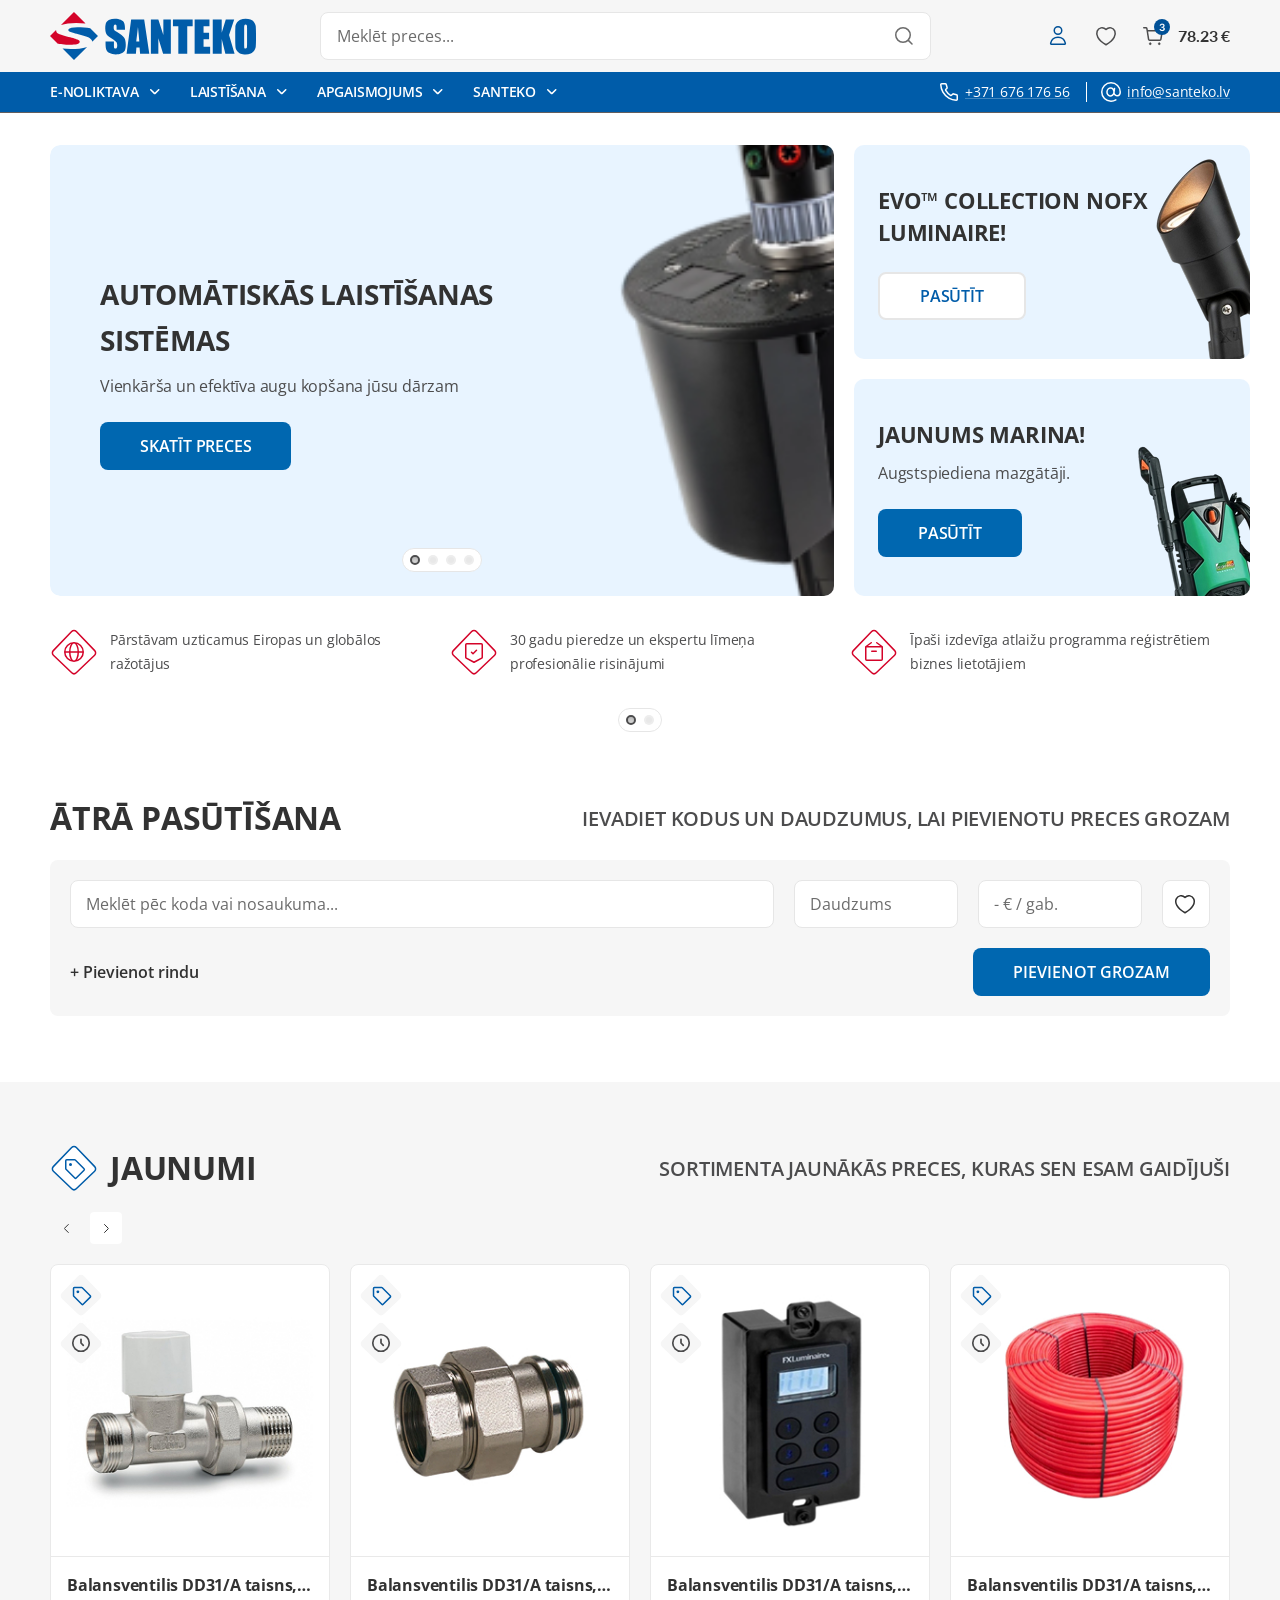
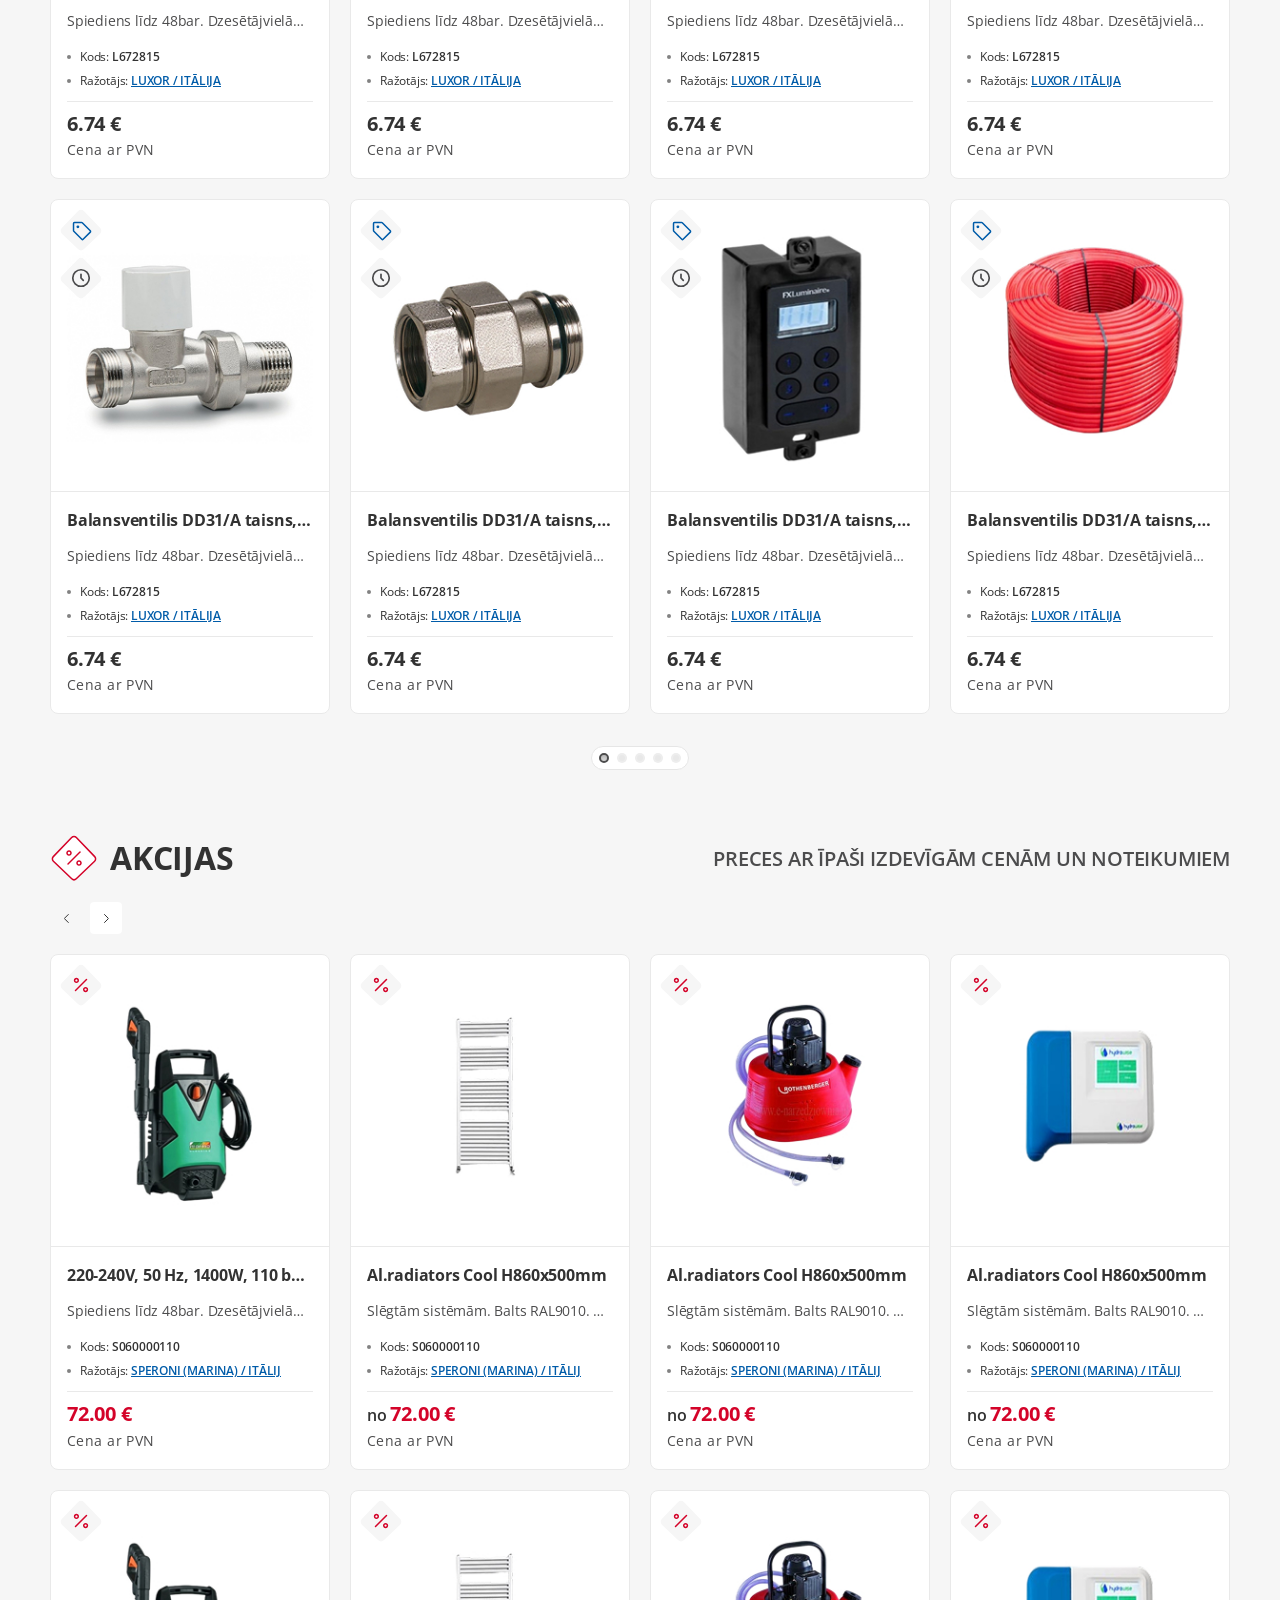
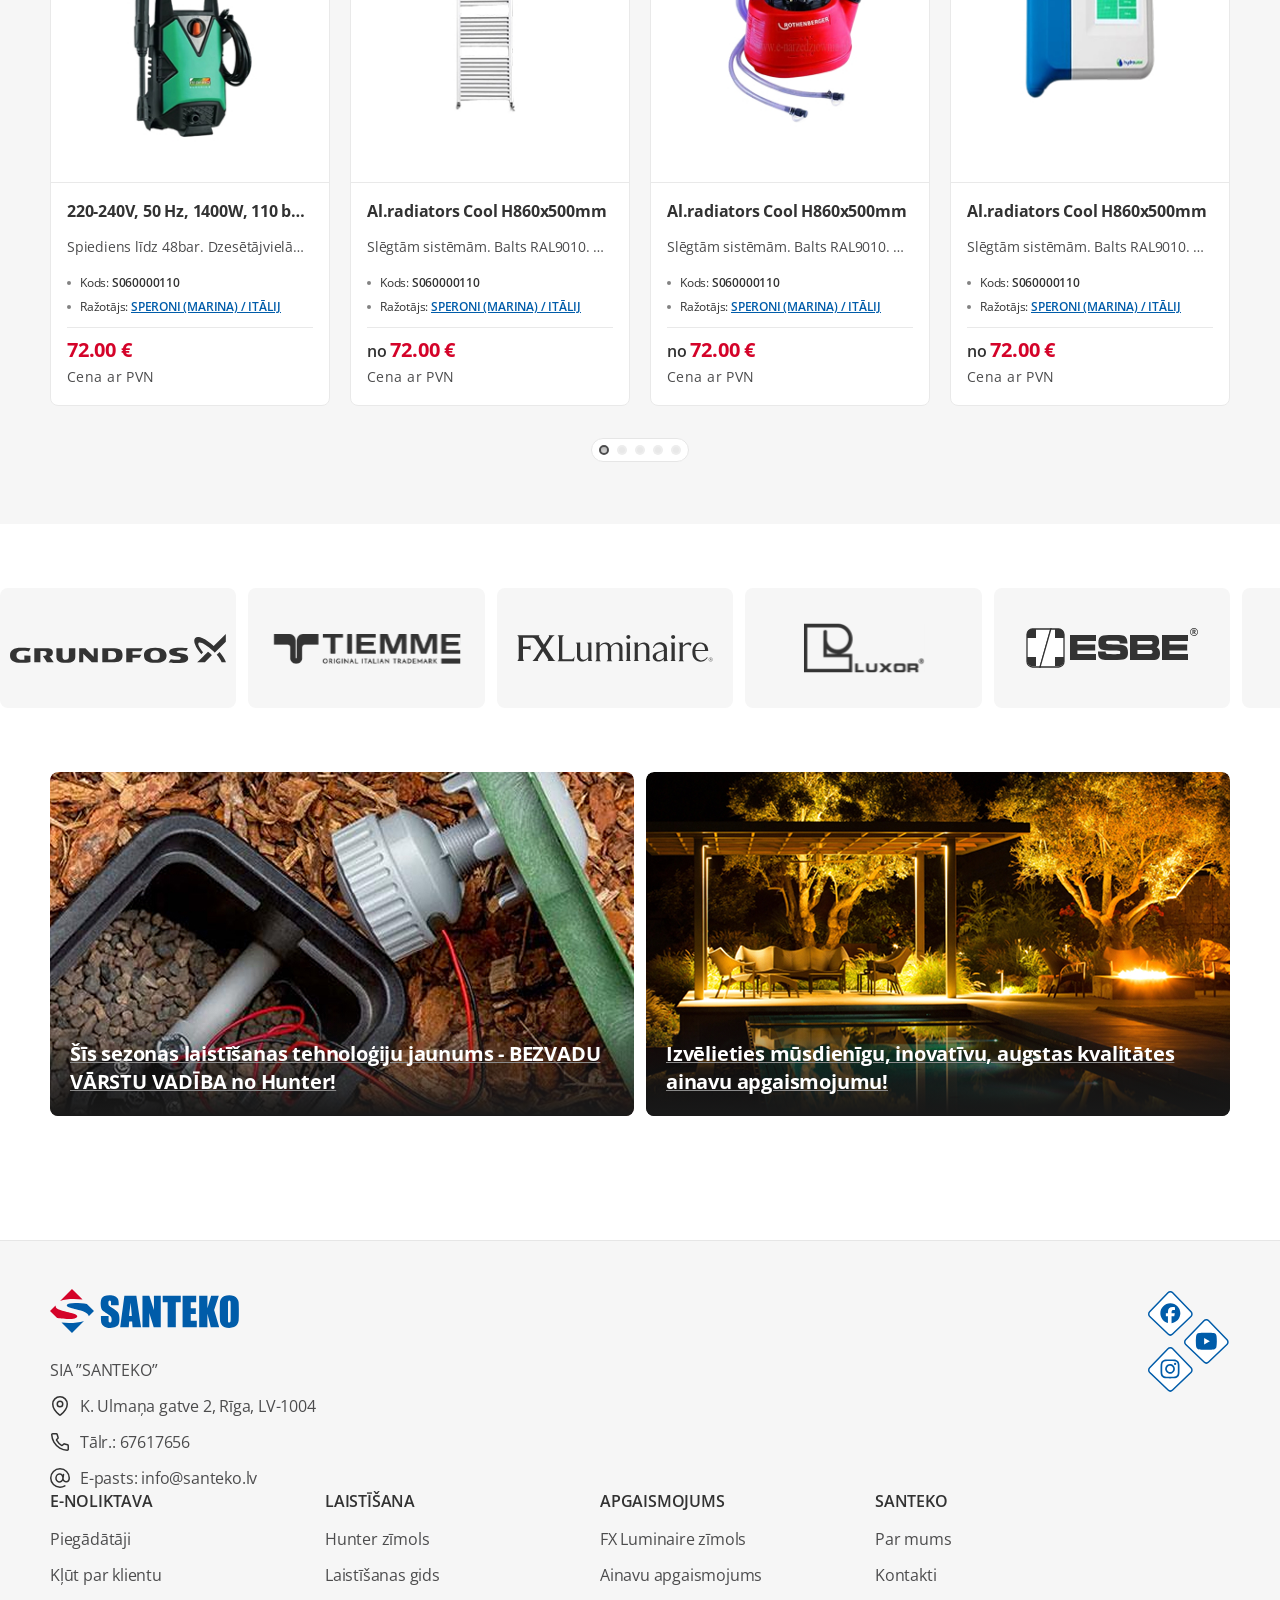
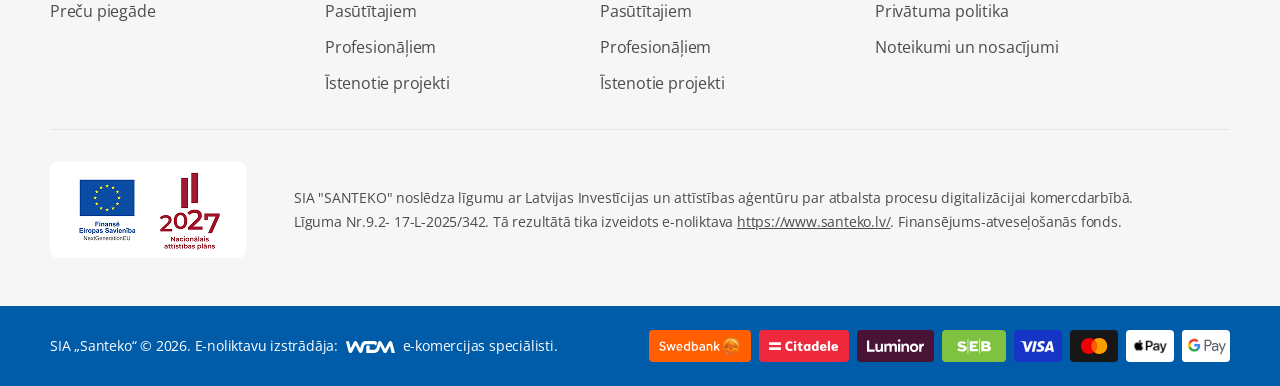
<file: index.html>
<!DOCTYPE html>
<html lang="lv">
    <head>
        <meta charset="UTF-8">
        <meta name="viewport" content="width=device-width, initial-scale=1, shrink-to-fit=no"> 
        <link href="assets/css/style.css?v=1" rel="stylesheet" />
        <title>Santeko</title>
    </head>

    <body class="home">
        <header id="masthead" class="site-header">
            <div class="mobile-top-bar">
                <div class="container">
                    <ul class="header-contacts">
                        <li>
                            <a href="#">
                                <img src="assets/images/icons/header-phone-icons.svg" alt="">
                                <span>+371 676 176 56</span>
                            </a>
                        </li>

                        <li>
                            <a href="#">
                                <img src="assets/images/icons/header-email-icons.svg" alt="">
                                <span>info@santeko.lv</span>
                            </a>
                        </li>
                    </ul>
                </div>
            </div>

            <div class="main-bar">
                <div class="container">                    
                    <button type="button" class="menu-toggle">
                        <i class="icon"></i>
                    </button>
                    
                    <a href="#" class="site-logo">
                        <img src="assets/images/logo.svg" alt="">
                    </a> 

                    <div class="wd-header-search">
                        <form role="search" method="get"  action="#">
                            <input type="search" placeholder="Meklēt preces..." value="" name="">
                            <button type="submit"></button>
                        </form>
                    </div>
                    
                    <div class="buttons">
                        <a href="#" class="wd-header-my-account">
                            <img src="assets/images/icons/header-user-icon.svg" alt="">
                        </a>

                        <a href="#" class="wd-header-wishlist">
                            <img src="assets/images/icons/header-heart-icon.svg" alt="">
                        </a>

                        <a href="#" class="buttons__cart">
                            <img src="assets/images/icons/header-cart-icon.svg" alt="">
                            <span class="buttons__cart-badge">3</span>
                            <span class="buttons__cart-price">78.23 €</span>
                        </a>
                    </div>
                </div>
            </div>

            <nav id="site-navigation">    
                <div class="container">                    
                    <ul id="primary-menu-list">  
                        <li class="menu-item menu-item-has-children">
                            <a href="#">E-NOLIKTAVA</a>

                            <div class="dropdown-menu">
                                <ul class="dropdown-menu__categories">
                                    <li><a href="#">Sub Category</a></li>
                                    <li><a href="#">Sub Category</a></li>
                                    <li><a href="#">Sub Category</a></li>
                                    <li><a href="#">Sub Category</a></li>
                                    <li><a href="#">Sub Category</a></li>
                                    <li><a href="#">Sub Category</a></li>
                                    <li><a href="#">Sub Category</a></li>
                                </ul>
                            </div>
                        </li>

                        <li class="menu-item menu-item-has-children">
                            <a href="#">LAISTĪŠANA</a>

                            <div class="dropdown-menu">
                                <ul class="dropdown-menu__categories">
                                    <li><a href="#">Sub Category</a></li>
                                    <li><a href="#">Sub Category</a></li>
                                    <li><a href="#">Sub Category</a></li>
                                    <li><a href="#">Sub Category</a></li>
                                    <li><a href="#">Sub Category</a></li>
                                    <li><a href="#">Sub Category</a></li>
                                    <li><a href="#">Sub Category</a></li>
                                </ul>
                            </div>
                        </li>

                        <li class="menu-item menu-item-has-children">
                            <a href="#">APGAISMOJUMS</a>

                            <div class="dropdown-menu">
                                <ul class="dropdown-menu__categories">
                                    <li><a href="#">Sub Category</a></li>
                                    <li><a href="#">Sub Category</a></li>
                                    <li><a href="#">Sub Category</a></li>
                                    <li><a href="#">Sub Category</a></li>
                                    <li><a href="#">Sub Category</a></li>
                                    <li><a href="#">Sub Category</a></li>
                                    <li><a href="#">Sub Category</a></li>
                                </ul>
                            </div>
                        </li>

                        <li class="menu-item menu-item-has-children">
                            <a href="#">SANTEKO</a>

                            <div class="dropdown-menu">
                                <ul class="dropdown-menu__categories">
                                    <li><a href="#">Sub Category</a></li>
                                    <li><a href="#">Sub Category</a></li>
                                    <li><a href="#">Sub Category</a></li>
                                    <li><a href="#">Sub Category</a></li>
                                    <li><a href="#">Sub Category</a></li>
                                    <li><a href="#">Sub Category</a></li>
                                    <li><a href="#">Sub Category</a></li>
                                </ul>
                            </div>
                        </li>
                    </ul>

                    <ul class="header-contacts header-contacts--desktop">
                        <li>
                            <a href="#">
                                <img src="assets/images/icons/header-phone-icons.svg" alt="">
                                <span>+371 676 176 56</span>
                            </a>
                        </li>

                        <li>
                            <a href="#">
                                <img src="assets/images/icons/header-email-icons.svg" alt="">
                                <span>info@santeko.lv</span>
                            </a>
                        </li>
                    </ul>

                    <div class="mobile-view mobile-view--bottom">
                        <ul class="header-contacts">
                            <li>
                                <a href="#">
                                    <img src="assets/images/icons/header-phone-icons.svg" alt="">
                                    <span>+371 676 176 56</span>
                                </a>
                            </li>

                            <li>
                                <a href="#">
                                    <img src="assets/images/icons/header-email-icons.svg" alt="">
                                    <span>info@santeko.lv</span>
                                </a>
                            </li>
                        </ul>
                    </div>
                </div>
            </nav> 
        </header>     

        <main id="main" class="site-main" role="main"> 
            <section class="home-hero">
                <div class="container">
                    <div class="home-hero__banners">
                        <div class="home-hero__banners-left-side">
                            <div class="swiper">
                                <div class="swiper-wrapper">
                                    <div class="swiper-slide">
                                        <div class="home-hero__banner home-hero__banner--large">
                                            <picture class="home-hero__banner-image">
                                                <source media="(max-width: 460px)" srcset="assets/images/home-hero__banner--large-img-1-mobile.png">
                                                <img src="assets/images/home-hero__banner--large-img-1.png" alt="">
                                            </picture>

                                            <div class="home-hero__banner-text">
                                                <h2 class="home-hero__banner-heading fz-36">Automātiskās laistīšanas sistēmas</h2>
                                                <p>Vienkārša un efektīva augu kopšana jūsu dārzam</p>

                                                <a href="#" class="btn btn-primary">Skatīt preces</a>
                                            </div>
                                        </div>                                        
                                    </div>

                                    <div class="swiper-slide">
                                        <div class="home-hero__banner home-hero__banner--large">
                                            <picture class="home-hero__banner-image">
                                                <source media="(max-width: 460px)" srcset="assets/images/home-hero__banner--large-img-1-mobile.png">
                                                <img src="assets/images/home-hero__banner--large-img-1.png" alt="">
                                            </picture>

                                            <div class="home-hero__banner-text">
                                                <h2 class="home-hero__banner-heading fz-36">Automātiskās laistīšanas sistēmas 2</h2>
                                                <p>Vienkārša un efektīva augu kopšana jūsu dārzam</p>

                                                <a href="#" class="btn btn-primary">Skatīt preces</a>
                                            </div>
                                        </div>                                        
                                    </div>

                                    <div class="swiper-slide">
                                        <div class="home-hero__banner home-hero__banner--large">
                                            <picture class="home-hero__banner-image">
                                                <source media="(max-width: 460px)" srcset="assets/images/home-hero__banner--large-img-1-mobile.png">
                                                <img src="assets/images/home-hero__banner--large-img-1.png" alt="">
                                            </picture>

                                            <div class="home-hero__banner-text">
                                                <h2 class="home-hero__banner-heading fz-36">Automātiskās laistīšanas sistēmas</h2>
                                                <p>Vienkārša un efektīva augu kopšana jūsu dārzam</p>

                                                <a href="#" class="btn btn-primary">Skatīt preces</a>
                                            </div>
                                        </div>                                        
                                    </div>

                                    <div class="swiper-slide">
                                        <div class="home-hero__banner home-hero__banner--large">
                                            <picture class="home-hero__banner-image">
                                                <source media="(max-width: 460px)" srcset="assets/images/home-hero__banner--large-img-1-mobile.png">
                                                <img src="assets/images/home-hero__banner--large-img-1.png" alt="">
                                            </picture>

                                            <div class="home-hero__banner-text">
                                                <h2 class="home-hero__banner-heading fz-36">Automātiskās laistīšanas sistēmas</h2>
                                                <p>Vienkārša un efektīva augu kopšana jūsu dārzam</p>

                                                <a href="#" class="btn btn-primary">Skatīt preces</a>
                                            </div>
                                        </div>                                        
                                    </div>
                                </div>

                                <div class="swiper-pagination"></div>
                            </div>
                        </div>

                        <div class="home-hero__banners-right-side">
                            <div class="home-hero__banner home-hero__banner--small" style="background:#e8f4ff url('assets/images/home-hero__banner--small-img-1.png') right bottom no-repeat;">
                                <div class="home-hero__banner-text">
                                    <h2 class="home-hero__banner-heading">EVO™ collection noFX Luminaire!</h2>
                                    <a href="#" class="btn btn-secondary">Pasūtīt</a>
                                </div>
                            </div>

                            <div class="home-hero__banner home-hero__banner--small" style="background:#e8f4ff url('assets/images/home-hero__banner--small-img-2.png') right bottom no-repeat;">
                                <div class="home-hero__banner-text">
                                    <h2 class="home-hero__banner-heading">Jaunums Marina!</h2>
                                    <p>Augstspiediena mazgātāji.</p>

                                    <a href="#" class="btn btn-primary">Pasūtīt</a>
                                </div>
                            </div>
                        </div>
                    </div>

                    <div class="benefits-bar">
                        <div class="swiper">
                            <div class="swiper-wrapper">
                                <div class="swiper-slide">
                                    <div class="benefits-bar__item">
                                        <div class="benefits-bar__item-icon">
                                            <img src="assets/images/icons/benefits-bar-icon-1.svg" alt="">
                                        </div>

                                        <h3 class="benefits-bar__item-text">Pārstāvam uzticamus Eiropas un globālos ražotājus</h3>
                                    </div>
                                </div>

                                <div class="swiper-slide">
                                    <div class="benefits-bar__item">
                                        <div class="benefits-bar__item-icon">
                                            <img src="assets/images/icons/benefits-bar-icon-2.svg" alt="">
                                        </div>

                                        <h3 class="benefits-bar__item-text">30 gadu pieredze un ekspertu līmeņa profesionālie risinājumi</h3>
                                    </div>
                                </div>

                                <div class="swiper-slide">
                                    <div class="benefits-bar__item">
                                        <div class="benefits-bar__item-icon">
                                            <img src="assets/images/icons/benefits-bar-icon-3.svg" alt="">
                                        </div>

                                        <h3 class="benefits-bar__item-text">Īpaši izdevīga atlaižu programma reģistrētiem biznes lietotājiem</h3>
                                    </div>
                                </div>

                                <div class="swiper-slide">
                                    <div class="benefits-bar__item">
                                        <div class="benefits-bar__item-icon">
                                            <img src="assets/images/icons/benefits-bar-icon-4.svg" alt="">
                                        </div>

                                        <h3 class="benefits-bar__item-text">Ātra piegāde veikaliem un objektiem Rīgā un Baltijā</h3>
                                    </div>
                                </div>
                            </div>

                            <div class="swiper-pagination"></div>
                        </div>
                    </div>

                    <div class="quick-order">
                        <div class="block-heading-holder">
                            <h2 class="block-heading">ĀTRĀ PASŪTĪŠANA</h2>
                            <p class="sub-heading m-0">IEVADIET KODUS UN DAUDZUMUS, LAI PIEVIENOTU PRECES GROZAM</p>
                        </div>

                        <form action="#" class="quick-order__form">
                            <div class="quick-order__row">
                                <input class="input-text input-text--search" type="text" placeholder="Meklēt pēc koda vai nosaukuma...">
                                <input class="input-text input-text--quantity" type="text" placeholder="Daudzums">
                                <input class="input-text input-text--price" type="text" placeholder="- € / gab.">

                                <button class="quick-order__wishlist" type="button" aria-label="Pievienot vēlmju sarakstam"></button>
                            </div>

                            <div class="quick-order__actions d-flex align-items-center justify-content-between">
                                <button class="quick-order__add-row" type="button">+ Pievienot rindu</button>
                                <button class="quick-order__submit btn btn-primary" type="submit">PIEVIENOT GROZAM</button>
                            </div>
                        </form>
                    </div>
                </div>
            </section>

            <section class="home-products">
                <div class="container">
                    <div class="products-swiper products-swiper--news">
                        <div class="block-heading-holder">
                            <h2 class="block-heading">
                                <img src="assets/images/icons/products-swiper__heading-icon-1.svg" alt="">
                                <span>Jaunumi</span>
                            </h2>
                            
                            <p class="sub-heading m-0">sortimenta jaunākās preces, kuras sen esam gaidījuši</p>
                        </div>
                        
                        <div class="swiper-holder">
                            <div class="swiper-nav">
                                <button type="button" class="swiper-button-prev"></button> 
                                <button type="button" class="swiper-button-next"></button>
                            </div>

                            <div class="swiper">
                                <div class="swiper-wrapper">
                                    <div class="swiper-slide">
                                        <div class="product-card">
                                            <div class="product-card__media">
                                                <a class="product-card__media-image" href="#">
                                                    <img src="assets/images/product-card__image-1.jpg" alt="">
                                                </a>

                                                <div class="product-card__badges">
                                                    <div class="product-card__badge product-card__badge--promo">
                                                        <img src="assets/images/icons/product-card__badges-promo-icon.svg" alt="">
                                                    </div>

                                                    <div class="product-card__badge product-card__badge--delivery">
                                                        <img src="assets/images/icons/product-card__badges-delivery-icon.svg" alt="">
                                                    </div>
                                                </div>
                                            </div>

                                            <div class="product-card__body">
                                                <h3 class="product-card__title">
                                                    <a href="#">Balansventilis DD31/A taisns, 1/2"x G3/4EK</a>
                                                </h3>

                                                <p class="product-card__description">Spiediens līdz 48bar. Dzesētājvielām: R-32, R-125, R-134a, R-290, R-404A</p>

                                                <ul class="product-card__meta">
                                                    <li>Kods: <strong>L672815</strong></li>
                                                    <li>Ražotājs: <a class="product-card__meta-link" href="#">LUXOR / ITĀLIJA</a></li>
                                                </ul>

                                                <div class="product-card__price-holder">
                                                    <span class="product-card__price">6.74 €</span>
                                                    <span class="product-card__price-info">Cena ar PVN</span>
                                                </div>
                                            </div>
                                        </div>
                                    </div>

                                    <div class="swiper-slide">
                                        <div class="product-card">
                                            <div class="product-card__media">
                                                <a class="product-card__media-image" href="#">
                                                    <img src="assets/images/product-card__image-2.jpg" alt="">
                                                </a>

                                                <div class="product-card__badges">
                                                    <div class="product-card__badge product-card__badge--promo">
                                                        <img src="assets/images/icons/product-card__badges-promo-icon.svg" alt="">
                                                    </div>

                                                    <div class="product-card__badge product-card__badge--delivery">
                                                        <img src="assets/images/icons/product-card__badges-delivery-icon.svg" alt="">
                                                    </div>
                                                </div>
                                            </div>

                                            <div class="product-card__body">
                                                <h3 class="product-card__title">
                                                    <a href="#">Balansventilis DD31/A taisns, 1/2"x G3/4EK</a>
                                                </h3>

                                                <p class="product-card__description">Spiediens līdz 48bar. Dzesētājvielām: R-32, R-125, R-134a, R-290, R-404A</p>

                                                <ul class="product-card__meta">
                                                    <li>Kods: <strong>L672815</strong></li>
                                                    <li>Ražotājs: <a class="product-card__meta-link" href="#">LUXOR / ITĀLIJA</a></li>
                                                </ul>

                                                <div class="product-card__price-holder">
                                                    <span class="product-card__price">6.74 €</span>
                                                    <span class="product-card__price-info">Cena ar PVN</span>
                                                </div>
                                            </div>
                                        </div>
                                    </div>

                                    <div class="swiper-slide">
                                        <div class="product-card">
                                            <div class="product-card__media">
                                                <a class="product-card__media-image" href="#">
                                                    <img src="assets/images/product-card__image-3.jpg" alt="">
                                                </a>

                                                <div class="product-card__badges">
                                                    <div class="product-card__badge product-card__badge--promo">
                                                        <img src="assets/images/icons/product-card__badges-promo-icon.svg" alt="">
                                                    </div>

                                                    <div class="product-card__badge product-card__badge--delivery">
                                                        <img src="assets/images/icons/product-card__badges-delivery-icon.svg" alt="">
                                                    </div>
                                                </div>
                                            </div>

                                            <div class="product-card__body">
                                                <h3 class="product-card__title">
                                                    <a href="#">Balansventilis DD31/A taisns, 1/2"x G3/4EK</a>
                                                </h3>

                                                <p class="product-card__description">Spiediens līdz 48bar. Dzesētājvielām: R-32, R-125, R-134a, R-290, R-404A</p>

                                                <ul class="product-card__meta">
                                                    <li>Kods: <strong>L672815</strong></li>
                                                    <li>Ražotājs: <a class="product-card__meta-link" href="#">LUXOR / ITĀLIJA</a></li>
                                                </ul>

                                                <div class="product-card__price-holder">
                                                    <span class="product-card__price">6.74 €</span>
                                                    <span class="product-card__price-info">Cena ar PVN</span>
                                                </div>
                                            </div>
                                        </div>
                                    </div>

                                    <div class="swiper-slide">
                                        <div class="product-card">
                                            <div class="product-card__media">
                                                <a class="product-card__media-image" href="#">
                                                    <img src="assets/images/product-card__image-4.jpg" alt="">
                                                </a>

                                                <div class="product-card__badges">
                                                    <div class="product-card__badge product-card__badge--promo">
                                                        <img src="assets/images/icons/product-card__badges-promo-icon.svg" alt="">
                                                    </div>

                                                    <div class="product-card__badge product-card__badge--delivery">
                                                        <img src="assets/images/icons/product-card__badges-delivery-icon.svg" alt="">
                                                    </div>
                                                </div>
                                            </div>

                                            <div class="product-card__body">
                                                <h3 class="product-card__title">
                                                    <a href="#">Balansventilis DD31/A taisns, 1/2"x G3/4EK</a>
                                                </h3>

                                                <p class="product-card__description">Spiediens līdz 48bar. Dzesētājvielām: R-32, R-125, R-134a, R-290, R-404A</p>

                                                <ul class="product-card__meta">
                                                    <li>Kods: <strong>L672815</strong></li>
                                                    <li>Ražotājs: <a class="product-card__meta-link" href="#">LUXOR / ITĀLIJA</a></li>
                                                </ul>

                                                <div class="product-card__price-holder">
                                                    <span class="product-card__price">6.74 €</span>
                                                    <span class="product-card__price-info">Cena ar PVN</span>
                                                </div>
                                            </div>
                                        </div>
                                    </div>

                                    <div class="swiper-slide">
                                        <div class="product-card">
                                            <div class="product-card__media">
                                                <a class="product-card__media-image" href="#">
                                                    <img src="assets/images/product-card__image-5.jpg" alt="">
                                                </a>

                                                <div class="product-card__badges">
                                                    <div class="product-card__badge product-card__badge--promo">
                                                        <img src="assets/images/icons/product-card__badges-promo-icon.svg" alt="">
                                                    </div>

                                                    <div class="product-card__badge product-card__badge--delivery">
                                                        <img src="assets/images/icons/product-card__badges-delivery-icon.svg" alt="">
                                                    </div>
                                                </div>
                                            </div>

                                            <div class="product-card__body">
                                                <h3 class="product-card__title">
                                                    <a href="#">Balansventilis DD31/A taisns, 1/2"x G3/4EK</a>
                                                </h3>

                                                <p class="product-card__description">Spiediens līdz 48bar. Dzesētājvielām: R-32, R-125, R-134a, R-290, R-404A</p>

                                                <ul class="product-card__meta">
                                                    <li>Kods: <strong>L672815</strong></li>
                                                    <li>Ražotājs: <a class="product-card__meta-link" href="#">LUXOR / ITĀLIJA</a></li>
                                                </ul>

                                                <div class="product-card__price-holder">
                                                    <span class="product-card__price">6.74 €</span>
                                                    <span class="product-card__price-info">Cena ar PVN</span>
                                                </div>
                                            </div>
                                        </div>
                                    </div>

                                    <div class="swiper-slide">
                                        <div class="product-card">
                                            <div class="product-card__media">
                                                <a class="product-card__media-image" href="#">
                                                    <img src="assets/images/product-card__image-6.jpg" alt="">
                                                </a>

                                                <div class="product-card__badges">
                                                    <div class="product-card__badge product-card__badge--promo">
                                                        <img src="assets/images/icons/product-card__badges-promo-icon.svg" alt="">
                                                    </div>

                                                    <div class="product-card__badge product-card__badge--delivery">
                                                        <img src="assets/images/icons/product-card__badges-delivery-icon.svg" alt="">
                                                    </div>
                                                </div>
                                            </div>

                                            <div class="product-card__body">
                                                <h3 class="product-card__title">
                                                    <a href="#">Balansventilis DD31/A taisns, 1/2"x G3/4EK</a>
                                                </h3>

                                                <p class="product-card__description">Spiediens līdz 48bar. Dzesētājvielām: R-32, R-125, R-134a, R-290, R-404A</p>

                                                <ul class="product-card__meta">
                                                    <li>Kods: <strong>L672815</strong></li>
                                                    <li>Ražotājs: <a class="product-card__meta-link" href="#">LUXOR / ITĀLIJA</a></li>
                                                </ul>

                                                <div class="product-card__price-holder">
                                                    <span class="product-card__price">6.74 €</span>
                                                    <span class="product-card__price-info">Cena ar PVN</span>
                                                </div>
                                            </div>
                                        </div>
                                    </div>

                                    <div class="swiper-slide">
                                        <div class="product-card">
                                            <div class="product-card__media">
                                                <a class="product-card__media-image" href="#">
                                                    <img src="assets/images/product-card__image-7.jpg" alt="">
                                                </a>

                                                <div class="product-card__badges">
                                                    <div class="product-card__badge product-card__badge--promo">
                                                        <img src="assets/images/icons/product-card__badges-promo-icon.svg" alt="">
                                                    </div>

                                                    <div class="product-card__badge product-card__badge--delivery">
                                                        <img src="assets/images/icons/product-card__badges-delivery-icon.svg" alt="">
                                                    </div>
                                                </div>
                                            </div>

                                            <div class="product-card__body">
                                                <h3 class="product-card__title">
                                                    <a href="#">Balansventilis DD31/A taisns, 1/2"x G3/4EK</a>
                                                </h3>

                                                <p class="product-card__description">Spiediens līdz 48bar. Dzesētājvielām: R-32, R-125, R-134a, R-290, R-404A</p>

                                                <ul class="product-card__meta">
                                                    <li>Kods: <strong>L672815</strong></li>
                                                    <li>Ražotājs: <a class="product-card__meta-link" href="#">LUXOR / ITĀLIJA</a></li>
                                                </ul>

                                                <div class="product-card__price-holder">
                                                    <span class="product-card__price">6.74 €</span>
                                                    <span class="product-card__price-info">Cena ar PVN</span>
                                                </div>
                                            </div>
                                        </div>
                                    </div>

                                    <div class="swiper-slide">
                                        <div class="product-card">
                                            <div class="product-card__media">
                                                <a class="product-card__media-image" href="#">
                                                    <img src="assets/images/product-card__image-8.jpg" alt="">
                                                </a>

                                                <div class="product-card__badges">
                                                    <div class="product-card__badge product-card__badge--promo">
                                                        <img src="assets/images/icons/product-card__badges-promo-icon.svg" alt="">
                                                    </div>

                                                    <div class="product-card__badge product-card__badge--delivery">
                                                        <img src="assets/images/icons/product-card__badges-delivery-icon.svg" alt="">
                                                    </div>
                                                </div>
                                            </div>

                                            <div class="product-card__body">
                                                <h3 class="product-card__title">
                                                    <a href="#">Balansventilis DD31/A taisns, 1/2"x G3/4EK</a>
                                                </h3>

                                                <p class="product-card__description">Spiediens līdz 48bar. Dzesētājvielām: R-32, R-125, R-134a, R-290, R-404A</p>

                                                <ul class="product-card__meta">
                                                    <li>Kods: <strong>L672815</strong></li>
                                                    <li>Ražotājs: <a class="product-card__meta-link" href="#">LUXOR / ITĀLIJA</a></li>
                                                </ul>

                                                <div class="product-card__price-holder">
                                                    <span class="product-card__price">6.74 €</span>
                                                    <span class="product-card__price-info">Cena ar PVN</span>
                                                </div>
                                            </div>
                                        </div>
                                    </div>

                                    <div class="swiper-slide">
                                        <div class="product-card">
                                            <div class="product-card__media">
                                                <a class="product-card__media-image" href="#">
                                                    <img src="assets/images/product-card__image-1.jpg" alt="">
                                                </a>

                                                <div class="product-card__badges">
                                                    <div class="product-card__badge product-card__badge--promo">
                                                        <img src="assets/images/icons/product-card__badges-promo-icon.svg" alt="">
                                                    </div>

                                                    <div class="product-card__badge product-card__badge--delivery">
                                                        <img src="assets/images/icons/product-card__badges-delivery-icon.svg" alt="">
                                                    </div>
                                                </div>
                                            </div>

                                            <div class="product-card__body">
                                                <h3 class="product-card__title">
                                                    <a href="#">Balansventilis DD31/A taisns, 1/2"x G3/4EK</a>
                                                </h3>

                                                <p class="product-card__description">Spiediens līdz 48bar. Dzesētājvielām: R-32, R-125, R-134a, R-290, R-404A</p>

                                                <ul class="product-card__meta">
                                                    <li>Kods: <strong>L672815</strong></li>
                                                    <li>Ražotājs: <a class="product-card__meta-link" href="#">LUXOR / ITĀLIJA</a></li>
                                                </ul>

                                                <div class="product-card__price-holder">
                                                    <span class="product-card__price">6.74 €</span>
                                                    <span class="product-card__price-info">Cena ar PVN</span>
                                                </div>
                                            </div>
                                        </div>
                                    </div>

                                    <div class="swiper-slide">
                                        <div class="product-card">
                                            <div class="product-card__media">
                                                <a class="product-card__media-image" href="#">
                                                    <img src="assets/images/product-card__image-2.jpg" alt="">
                                                </a>

                                                <div class="product-card__badges">
                                                    <div class="product-card__badge product-card__badge--promo">
                                                        <img src="assets/images/icons/product-card__badges-promo-icon.svg" alt="">
                                                    </div>

                                                    <div class="product-card__badge product-card__badge--delivery">
                                                        <img src="assets/images/icons/product-card__badges-delivery-icon.svg" alt="">
                                                    </div>
                                                </div>
                                            </div>

                                            <div class="product-card__body">
                                                <h3 class="product-card__title">
                                                    <a href="#">Balansventilis DD31/A taisns, 1/2"x G3/4EK</a>
                                                </h3>

                                                <p class="product-card__description">Spiediens līdz 48bar. Dzesētājvielām: R-32, R-125, R-134a, R-290, R-404A</p>

                                                <ul class="product-card__meta">
                                                    <li>Kods: <strong>L672815</strong></li>
                                                    <li>Ražotājs: <a class="product-card__meta-link" href="#">LUXOR / ITĀLIJA</a></li>
                                                </ul>

                                                <div class="product-card__price-holder">
                                                    <span class="product-card__price">6.74 €</span>
                                                    <span class="product-card__price-info">Cena ar PVN</span>
                                                </div>
                                            </div>
                                        </div>
                                    </div>

                                    <div class="swiper-slide">
                                        <div class="product-card">
                                            <div class="product-card__media">
                                                <a class="product-card__media-image" href="#">
                                                    <img src="assets/images/product-card__image-3.jpg" alt="">
                                                </a>

                                                <div class="product-card__badges">
                                                    <div class="product-card__badge product-card__badge--promo">
                                                        <img src="assets/images/icons/product-card__badges-promo-icon.svg" alt="">
                                                    </div>

                                                    <div class="product-card__badge product-card__badge--delivery">
                                                        <img src="assets/images/icons/product-card__badges-delivery-icon.svg" alt="">
                                                    </div>
                                                </div>
                                            </div>

                                            <div class="product-card__body">
                                                <h3 class="product-card__title">
                                                    <a href="#">Balansventilis DD31/A taisns, 1/2"x G3/4EK</a>
                                                </h3>

                                                <p class="product-card__description">Spiediens līdz 48bar. Dzesētājvielām: R-32, R-125, R-134a, R-290, R-404A</p>

                                                <ul class="product-card__meta">
                                                    <li>Kods: <strong>L672815</strong></li>
                                                    <li>Ražotājs: <a class="product-card__meta-link" href="#">LUXOR / ITĀLIJA</a></li>
                                                </ul>

                                                <div class="product-card__price-holder">
                                                    <span class="product-card__price">6.74 €</span>
                                                    <span class="product-card__price-info">Cena ar PVN</span>
                                                </div>
                                            </div>
                                        </div>
                                    </div>

                                    <div class="swiper-slide">
                                        <div class="product-card">
                                            <div class="product-card__media">
                                                <a class="product-card__media-image" href="#">
                                                    <img src="assets/images/product-card__image-4.jpg" alt="">
                                                </a>

                                                <div class="product-card__badges">
                                                    <div class="product-card__badge product-card__badge--promo">
                                                        <img src="assets/images/icons/product-card__badges-promo-icon.svg" alt="">
                                                    </div>

                                                    <div class="product-card__badge product-card__badge--delivery">
                                                        <img src="assets/images/icons/product-card__badges-delivery-icon.svg" alt="">
                                                    </div>
                                                </div>
                                            </div>

                                            <div class="product-card__body">
                                                <h3 class="product-card__title">
                                                    <a href="#">Balansventilis DD31/A taisns, 1/2"x G3/4EK</a>
                                                </h3>

                                                <p class="product-card__description">Spiediens līdz 48bar. Dzesētājvielām: R-32, R-125, R-134a, R-290, R-404A</p>

                                                <ul class="product-card__meta">
                                                    <li>Kods: <strong>L672815</strong></li>
                                                    <li>Ražotājs: <a class="product-card__meta-link" href="#">LUXOR / ITĀLIJA</a></li>
                                                </ul>

                                                <div class="product-card__price-holder">
                                                    <span class="product-card__price">6.74 €</span>
                                                    <span class="product-card__price-info">Cena ar PVN</span>
                                                </div>
                                            </div>
                                        </div>
                                    </div>

                                    <div class="swiper-slide">
                                        <div class="product-card">
                                            <div class="product-card__media">
                                                <a class="product-card__media-image" href="#">
                                                    <img src="assets/images/product-card__image-5.jpg" alt="">
                                                </a>

                                                <div class="product-card__badges">
                                                    <div class="product-card__badge product-card__badge--promo">
                                                        <img src="assets/images/icons/product-card__badges-promo-icon.svg" alt="">
                                                    </div>

                                                    <div class="product-card__badge product-card__badge--delivery">
                                                        <img src="assets/images/icons/product-card__badges-delivery-icon.svg" alt="">
                                                    </div>
                                                </div>
                                            </div>

                                            <div class="product-card__body">
                                                <h3 class="product-card__title">
                                                    <a href="#">Balansventilis DD31/A taisns, 1/2"x G3/4EK</a>
                                                </h3>

                                                <p class="product-card__description">Spiediens līdz 48bar. Dzesētājvielām: R-32, R-125, R-134a, R-290, R-404A</p>

                                                <ul class="product-card__meta">
                                                    <li>Kods: <strong>L672815</strong></li>
                                                    <li>Ražotājs: <a class="product-card__meta-link" href="#">LUXOR / ITĀLIJA</a></li>
                                                </ul>

                                                <div class="product-card__price-holder">
                                                    <span class="product-card__price">6.74 €</span>
                                                    <span class="product-card__price-info">Cena ar PVN</span>
                                                </div>
                                            </div>
                                        </div>
                                    </div>

                                    <div class="swiper-slide">
                                        <div class="product-card">
                                            <div class="product-card__media">
                                                <a class="product-card__media-image" href="#">
                                                    <img src="assets/images/product-card__image-6.jpg" alt="">
                                                </a>

                                                <div class="product-card__badges">
                                                    <div class="product-card__badge product-card__badge--promo">
                                                        <img src="assets/images/icons/product-card__badges-promo-icon.svg" alt="">
                                                    </div>

                                                    <div class="product-card__badge product-card__badge--delivery">
                                                        <img src="assets/images/icons/product-card__badges-delivery-icon.svg" alt="">
                                                    </div>
                                                </div>
                                            </div>

                                            <div class="product-card__body">
                                                <h3 class="product-card__title">
                                                    <a href="#">Balansventilis DD31/A taisns, 1/2"x G3/4EK</a>
                                                </h3>

                                                <p class="product-card__description">Spiediens līdz 48bar. Dzesētājvielām: R-32, R-125, R-134a, R-290, R-404A</p>

                                                <ul class="product-card__meta">
                                                    <li>Kods: <strong>L672815</strong></li>
                                                    <li>Ražotājs: <a class="product-card__meta-link" href="#">LUXOR / ITĀLIJA</a></li>
                                                </ul>

                                                <div class="product-card__price-holder">
                                                    <span class="product-card__price">6.74 €</span>
                                                    <span class="product-card__price-info">Cena ar PVN</span>
                                                </div>
                                            </div>
                                        </div>
                                    </div>

                                    <div class="swiper-slide">
                                        <div class="product-card">
                                            <div class="product-card__media">
                                                <a class="product-card__media-image" href="#">
                                                    <img src="assets/images/product-card__image-7.jpg" alt="">
                                                </a>

                                                <div class="product-card__badges">
                                                    <div class="product-card__badge product-card__badge--promo">
                                                        <img src="assets/images/icons/product-card__badges-promo-icon.svg" alt="">
                                                    </div>

                                                    <div class="product-card__badge product-card__badge--delivery">
                                                        <img src="assets/images/icons/product-card__badges-delivery-icon.svg" alt="">
                                                    </div>
                                                </div>
                                            </div>

                                            <div class="product-card__body">
                                                <h3 class="product-card__title">
                                                    <a href="#">Balansventilis DD31/A taisns, 1/2"x G3/4EK</a>
                                                </h3>

                                                <p class="product-card__description">Spiediens līdz 48bar. Dzesētājvielām: R-32, R-125, R-134a, R-290, R-404A</p>

                                                <ul class="product-card__meta">
                                                    <li>Kods: <strong>L672815</strong></li>
                                                    <li>Ražotājs: <a class="product-card__meta-link" href="#">LUXOR / ITĀLIJA</a></li>
                                                </ul>

                                                <div class="product-card__price-holder">
                                                    <span class="product-card__price">6.74 €</span>
                                                    <span class="product-card__price-info">Cena ar PVN</span>
                                                </div>
                                            </div>
                                        </div>
                                    </div>

                                    <div class="swiper-slide">
                                        <div class="product-card">
                                            <div class="product-card__media">
                                                <a class="product-card__media-image" href="#">
                                                    <img src="assets/images/product-card__image-8.jpg" alt="">
                                                </a>

                                                <div class="product-card__badges">
                                                    <div class="product-card__badge product-card__badge--promo">
                                                        <img src="assets/images/icons/product-card__badges-promo-icon.svg" alt="">
                                                    </div>

                                                    <div class="product-card__badge product-card__badge--delivery">
                                                        <img src="assets/images/icons/product-card__badges-delivery-icon.svg" alt="">
                                                    </div>
                                                </div>
                                            </div>

                                            <div class="product-card__body">
                                                <h3 class="product-card__title">
                                                    <a href="#">Balansventilis DD31/A taisns, 1/2"x G3/4EK</a>
                                                </h3>

                                                <p class="product-card__description">Spiediens līdz 48bar. Dzesētājvielām: R-32, R-125, R-134a, R-290, R-404A</p>

                                                <ul class="product-card__meta">
                                                    <li>Kods: <strong>L672815</strong></li>
                                                    <li>Ražotājs: <a class="product-card__meta-link" href="#">LUXOR / ITĀLIJA</a></li>
                                                </ul>

                                                <div class="product-card__price-holder">
                                                    <span class="product-card__price">6.74 €</span>
                                                    <span class="product-card__price-info">Cena ar PVN</span>
                                                </div>
                                            </div>
                                        </div>
                                    </div>
                                </div>
                            </div>

                            <div class="swiper-pagination-holder d-flex justify-content-center">
                                <div class="swiper-pagination"></div>
                            </div>
                        </div>
                    </div>

                    <div class="products-swiper products-swiper--discounts">
                        <div class="block-heading-holder">
                            <h2 class="block-heading">
                                <img src="assets/images/icons/products-swiper__heading-icon-2.svg" alt="">
                                <span>Akcijas</span>
                            </h2>
                            
                            <p class="sub-heading m-0">preces ar īpaši izdevīgām cenām un noteikumiem</p>
                        </div>
                        
                        <div class="swiper-holder">   
                            <div class="swiper-nav">
                                <button type="button" class="swiper-button-prev"></button> 
                                <button type="button" class="swiper-button-next"></button>
                            </div>

                            <div class="swiper">
                                <div class="swiper-wrapper">
                                    <div class="swiper-slide">
                                        <div class="product-card">
                                            <div class="product-card__media">
                                                <a class="product-card__media-image" href="#">
                                                    <img src="assets/images/product-card__image-9.jpg" alt="">
                                                </a>

                                                <div class="product-card__badges">
                                                    <div class="product-card__badge product-card__badge--promo">
                                                        <img src="assets/images/icons/product-card__badges-discount-icon.svg" alt="">
                                                    </div>
                                                </div>
                                            </div>

                                            <div class="product-card__body">
                                                <h3 class="product-card__title">
                                                    <a href="#">220-240V, 50 Hz, 1400W, 110 bar, 5.2 L/min</a>
                                                </h3>

                                                <p class="product-card__description">Spiediens līdz 48bar. Dzesētājvielām: R-32, R-125, R-134a, R-290, R-404A</p>

                                                <ul class="product-card__meta">
                                                    <li>Kods: <strong>S060000110</strong></li>
                                                    <li>Ražotājs: <a class="product-card__meta-link" href="#">Speroni (Marina) / Itālij</a></li>
                                                </ul>

                                                <div class="product-card__price-holder">
                                                    <span class="product-card__price product-card__price--discount">
                                                        <span>72.00 €</span>
                                                    </span>
                                                    
                                                    <span class="product-card__price-info">Cena ar PVN</span>
                                                </div>
                                            </div>
                                        </div>
                                    </div>

                                    <div class="swiper-slide">
                                        <div class="product-card">
                                            <div class="product-card__media">
                                                <a class="product-card__media-image" href="#">
                                                    <img src="assets/images/product-card__image-10.jpg" alt="">
                                                </a>

                                                <div class="product-card__badges">
                                                    <div class="product-card__badge product-card__badge--promo">
                                                        <img src="assets/images/icons/product-card__badges-discount-icon.svg" alt="">
                                                    </div>
                                                </div>
                                            </div>

                                            <div class="product-card__body">
                                                <h3 class="product-card__title">
                                                    <a href="#">Al.radiators Cool H860x500mm</a>
                                                </h3>

                                                <p class="product-card__description">Slēgtām sistēmām. Balts RAL9010. Krāsu versijām +45% piecenojums. Citi pi eejamie platumi 400, 450, 550, 600mm.</p>

                                                <ul class="product-card__meta">
                                                    <li>Kods: <strong>S060000110</strong></li>
                                                    <li>Ražotājs: <a class="product-card__meta-link" href="#">Speroni (Marina) / Itālij</a></li>
                                                </ul>

                                                <div class="product-card__price-holder">
                                                    <span class="product-card__price product-card__price--discount">
                                                        no <span>72.00 €</span>
                                                    </span>
                                                    
                                                    <span class="product-card__price-info">Cena ar PVN</span>
                                                </div>
                                            </div>
                                        </div>
                                    </div>

                                    <div class="swiper-slide">
                                        <div class="product-card">
                                            <div class="product-card__media">
                                                <a class="product-card__media-image" href="#">
                                                    <img src="assets/images/product-card__image-11.jpg" alt="">
                                                </a>

                                                <div class="product-card__badges">
                                                    <div class="product-card__badge product-card__badge--promo">
                                                        <img src="assets/images/icons/product-card__badges-discount-icon.svg" alt="">
                                                    </div>
                                                </div>
                                            </div>

                                            <div class="product-card__body">
                                                <h3 class="product-card__title">
                                                    <a href="#">Al.radiators Cool H860x500mm</a>
                                                </h3>

                                                <p class="product-card__description">Slēgtām sistēmām. Balts RAL9010. Krāsu versijām +45% piecenojums. Citi pi eejamie platumi 400, 450, 550, 600mm.</p>

                                                <ul class="product-card__meta">
                                                    <li>Kods: <strong>S060000110</strong></li>
                                                    <li>Ražotājs: <a class="product-card__meta-link" href="#">Speroni (Marina) / Itālij</a></li>
                                                </ul>

                                                <div class="product-card__price-holder">
                                                    <span class="product-card__price product-card__price--discount">
                                                        no <span>72.00 €</span>
                                                    </span>
                                                    
                                                    <span class="product-card__price-info">Cena ar PVN</span>
                                                </div>
                                            </div>
                                        </div>
                                    </div>

                                    <div class="swiper-slide">
                                        <div class="product-card">
                                            <div class="product-card__media">
                                                <a class="product-card__media-image" href="#">
                                                    <img src="assets/images/product-card__image-12.jpg" alt="">
                                                </a>

                                                <div class="product-card__badges">
                                                    <div class="product-card__badge product-card__badge--promo">
                                                        <img src="assets/images/icons/product-card__badges-discount-icon.svg" alt="">
                                                    </div>
                                                </div>
                                            </div>

                                            <div class="product-card__body">
                                                <h3 class="product-card__title">
                                                    <a href="#">Al.radiators Cool H860x500mm</a>
                                                </h3>

                                                <p class="product-card__description">Slēgtām sistēmām. Balts RAL9010. Krāsu versijām +45% piecenojums. Citi pi eejamie platumi 400, 450, 550, 600mm.</p>

                                                <ul class="product-card__meta">
                                                    <li>Kods: <strong>S060000110</strong></li>
                                                    <li>Ražotājs: <a class="product-card__meta-link" href="#">Speroni (Marina) / Itālij</a></li>
                                                </ul>

                                                <div class="product-card__price-holder">
                                                    <span class="product-card__price product-card__price--discount">
                                                        no <span>72.00 €</span>
                                                    </span>
                                                    
                                                    <span class="product-card__price-info">Cena ar PVN</span>
                                                </div>
                                            </div>
                                        </div>
                                    </div>

                                    <div class="swiper-slide">
                                        <div class="product-card">
                                            <div class="product-card__media">
                                                <a class="product-card__media-image" href="#">
                                                    <img src="assets/images/product-card__image-13.jpg" alt="">
                                                </a>

                                                <div class="product-card__badges">
                                                    <div class="product-card__badge product-card__badge--promo">
                                                        <img src="assets/images/icons/product-card__badges-discount-icon.svg" alt="">
                                                    </div>
                                                </div>
                                            </div>

                                            <div class="product-card__body">
                                                <h3 class="product-card__title">
                                                    <a href="#">Al.radiators Cool H860x500mm</a>
                                                </h3>

                                                <p class="product-card__description">Slēgtām sistēmām. Balts RAL9010. Krāsu versijām +45% piecenojums. Citi pi eejamie platumi 400, 450, 550, 600mm.</p>

                                                <ul class="product-card__meta">
                                                    <li>Kods: <strong>S060000110</strong></li>
                                                    <li>Ražotājs: <a class="product-card__meta-link" href="#">Speroni (Marina) / Itālij</a></li>
                                                </ul>

                                                <div class="product-card__price-holder">
                                                    <span class="product-card__price product-card__price--discount">
                                                        no <span>72.00 €</span>
                                                    </span>
                                                    
                                                    <span class="product-card__price-info">Cena ar PVN</span>
                                                </div>
                                            </div>
                                        </div>
                                    </div>

                                    <div class="swiper-slide">
                                        <div class="product-card">
                                            <div class="product-card__media">
                                                <a class="product-card__media-image" href="#">
                                                    <img src="assets/images/product-card__image-14.jpg" alt="">
                                                </a>

                                                <div class="product-card__badges">
                                                    <div class="product-card__badge product-card__badge--promo">
                                                        <img src="assets/images/icons/product-card__badges-discount-icon.svg" alt="">
                                                    </div>
                                                </div>
                                            </div>

                                            <div class="product-card__body">
                                                <h3 class="product-card__title">
                                                    <a href="#">Al.radiators Cool H860x500mm</a>
                                                </h3>

                                                <p class="product-card__description">Slēgtām sistēmām. Balts RAL9010. Krāsu versijām +45% piecenojums. Citi pi eejamie platumi 400, 450, 550, 600mm.</p>

                                                <ul class="product-card__meta">
                                                    <li>Kods: <strong>S060000110</strong></li>
                                                    <li>Ražotājs: <a class="product-card__meta-link" href="#">Speroni (Marina) / Itālij</a></li>
                                                </ul>

                                                <div class="product-card__price-holder">
                                                    <span class="product-card__price product-card__price--discount">
                                                        no <span>72.00 €</span>
                                                    </span>
                                                    
                                                    <span class="product-card__price-info">Cena ar PVN</span>
                                                </div>
                                            </div>
                                        </div>
                                    </div>

                                    <div class="swiper-slide">
                                        <div class="product-card">
                                            <div class="product-card__media">
                                                <a class="product-card__media-image" href="#">
                                                    <img src="assets/images/product-card__image-15.jpg" alt="">
                                                </a>

                                                <div class="product-card__badges">
                                                    <div class="product-card__badge product-card__badge--promo">
                                                        <img src="assets/images/icons/product-card__badges-discount-icon.svg" alt="">
                                                    </div>
                                                </div>
                                            </div>

                                            <div class="product-card__body">
                                                <h3 class="product-card__title">
                                                    <a href="#">Al.radiators Cool H860x500mm</a>
                                                </h3>

                                                <p class="product-card__description">Slēgtām sistēmām. Balts RAL9010. Krāsu versijām +45% piecenojums. Citi pi eejamie platumi 400, 450, 550, 600mm.</p>

                                                <ul class="product-card__meta">
                                                    <li>Kods: <strong>S060000110</strong></li>
                                                    <li>Ražotājs: <a class="product-card__meta-link" href="#">Speroni (Marina) / Itālij</a></li>
                                                </ul>

                                                <div class="product-card__price-holder">
                                                    <span class="product-card__price product-card__price--discount">
                                                        no <span>72.00 €</span>
                                                    </span>
                                                    
                                                    <span class="product-card__price-info">Cena ar PVN</span>
                                                </div>
                                            </div>
                                        </div>
                                    </div>

                                    <div class="swiper-slide">
                                        <div class="product-card">
                                            <div class="product-card__media">
                                                <a class="product-card__media-image" href="#">
                                                    <img src="assets/images/product-card__image-16.jpg" alt="">
                                                </a>

                                                <div class="product-card__badges">
                                                    <div class="product-card__badge product-card__badge--promo">
                                                        <img src="assets/images/icons/product-card__badges-discount-icon.svg" alt="">
                                                    </div>
                                                </div>
                                            </div>

                                            <div class="product-card__body">
                                                <h3 class="product-card__title">
                                                    <a href="#">Al.radiators Cool H860x500mm</a>
                                                </h3>

                                                <p class="product-card__description">Slēgtām sistēmām. Balts RAL9010. Krāsu versijām +45% piecenojums. Citi pi eejamie platumi 400, 450, 550, 600mm.</p>

                                                <ul class="product-card__meta">
                                                    <li>Kods: <strong>S060000110</strong></li>
                                                    <li>Ražotājs: <a class="product-card__meta-link" href="#">Speroni (Marina) / Itālij</a></li>
                                                </ul>

                                                <div class="product-card__price-holder">
                                                    <span class="product-card__price product-card__price--discount">
                                                        no <span>72.00 €</span>
                                                    </span>
                                                    
                                                    <span class="product-card__price-info">Cena ar PVN</span>
                                                </div>
                                            </div>
                                        </div>
                                    </div>

                                                                        <div class="swiper-slide">
                                        <div class="product-card">
                                            <div class="product-card__media">
                                                <a class="product-card__media-image" href="#">
                                                    <img src="assets/images/product-card__image-9.jpg" alt="">
                                                </a>

                                                <div class="product-card__badges">
                                                    <div class="product-card__badge product-card__badge--promo">
                                                        <img src="assets/images/icons/product-card__badges-discount-icon.svg" alt="">
                                                    </div>
                                                </div>
                                            </div>

                                            <div class="product-card__body">
                                                <h3 class="product-card__title">
                                                    <a href="#">220-240V, 50 Hz, 1400W, 110 bar, 5.2 L/min</a>
                                                </h3>

                                                <p class="product-card__description">Spiediens līdz 48bar. Dzesētājvielām: R-32, R-125, R-134a, R-290, R-404A</p>

                                                <ul class="product-card__meta">
                                                    <li>Kods: <strong>S060000110</strong></li>
                                                    <li>Ražotājs: <a class="product-card__meta-link" href="#">Speroni (Marina) / Itālij</a></li>
                                                </ul>

                                                <div class="product-card__price-holder">
                                                    <span class="product-card__price product-card__price--discount">
                                                        <span>72.00 €</span>
                                                    </span>
                                                    
                                                    <span class="product-card__price-info">Cena ar PVN</span>
                                                </div>
                                            </div>
                                        </div>
                                    </div>

                                    <div class="swiper-slide">
                                        <div class="product-card">
                                            <div class="product-card__media">
                                                <a class="product-card__media-image" href="#">
                                                    <img src="assets/images/product-card__image-10.jpg" alt="">
                                                </a>

                                                <div class="product-card__badges">
                                                    <div class="product-card__badge product-card__badge--promo">
                                                        <img src="assets/images/icons/product-card__badges-discount-icon.svg" alt="">
                                                    </div>
                                                </div>
                                            </div>

                                            <div class="product-card__body">
                                                <h3 class="product-card__title">
                                                    <a href="#">Al.radiators Cool H860x500mm</a>
                                                </h3>

                                                <p class="product-card__description">Slēgtām sistēmām. Balts RAL9010. Krāsu versijām +45% piecenojums. Citi pi eejamie platumi 400, 450, 550, 600mm.</p>

                                                <ul class="product-card__meta">
                                                    <li>Kods: <strong>S060000110</strong></li>
                                                    <li>Ražotājs: <a class="product-card__meta-link" href="#">Speroni (Marina) / Itālij</a></li>
                                                </ul>

                                                <div class="product-card__price-holder">
                                                    <span class="product-card__price product-card__price--discount">
                                                        no <span>72.00 €</span>
                                                    </span>
                                                    
                                                    <span class="product-card__price-info">Cena ar PVN</span>
                                                </div>
                                            </div>
                                        </div>
                                    </div>

                                    <div class="swiper-slide">
                                        <div class="product-card">
                                            <div class="product-card__media">
                                                <a class="product-card__media-image" href="#">
                                                    <img src="assets/images/product-card__image-11.jpg" alt="">
                                                </a>

                                                <div class="product-card__badges">
                                                    <div class="product-card__badge product-card__badge--promo">
                                                        <img src="assets/images/icons/product-card__badges-discount-icon.svg" alt="">
                                                    </div>
                                                </div>
                                            </div>

                                            <div class="product-card__body">
                                                <h3 class="product-card__title">
                                                    <a href="#">Al.radiators Cool H860x500mm</a>
                                                </h3>

                                                <p class="product-card__description">Slēgtām sistēmām. Balts RAL9010. Krāsu versijām +45% piecenojums. Citi pi eejamie platumi 400, 450, 550, 600mm.</p>

                                                <ul class="product-card__meta">
                                                    <li>Kods: <strong>S060000110</strong></li>
                                                    <li>Ražotājs: <a class="product-card__meta-link" href="#">Speroni (Marina) / Itālij</a></li>
                                                </ul>

                                                <div class="product-card__price-holder">
                                                    <span class="product-card__price product-card__price--discount">
                                                        no <span>72.00 €</span>
                                                    </span>
                                                    
                                                    <span class="product-card__price-info">Cena ar PVN</span>
                                                </div>
                                            </div>
                                        </div>
                                    </div>

                                    <div class="swiper-slide">
                                        <div class="product-card">
                                            <div class="product-card__media">
                                                <a class="product-card__media-image" href="#">
                                                    <img src="assets/images/product-card__image-12.jpg" alt="">
                                                </a>

                                                <div class="product-card__badges">
                                                    <div class="product-card__badge product-card__badge--promo">
                                                        <img src="assets/images/icons/product-card__badges-discount-icon.svg" alt="">
                                                    </div>
                                                </div>
                                            </div>

                                            <div class="product-card__body">
                                                <h3 class="product-card__title">
                                                    <a href="#">Al.radiators Cool H860x500mm</a>
                                                </h3>

                                                <p class="product-card__description">Slēgtām sistēmām. Balts RAL9010. Krāsu versijām +45% piecenojums. Citi pi eejamie platumi 400, 450, 550, 600mm.</p>

                                                <ul class="product-card__meta">
                                                    <li>Kods: <strong>S060000110</strong></li>
                                                    <li>Ražotājs: <a class="product-card__meta-link" href="#">Speroni (Marina) / Itālij</a></li>
                                                </ul>

                                                <div class="product-card__price-holder">
                                                    <span class="product-card__price product-card__price--discount">
                                                        no <span>72.00 €</span>
                                                    </span>
                                                    
                                                    <span class="product-card__price-info">Cena ar PVN</span>
                                                </div>
                                            </div>
                                        </div>
                                    </div>

                                    <div class="swiper-slide">
                                        <div class="product-card">
                                            <div class="product-card__media">
                                                <a class="product-card__media-image" href="#">
                                                    <img src="assets/images/product-card__image-13.jpg" alt="">
                                                </a>

                                                <div class="product-card__badges">
                                                    <div class="product-card__badge product-card__badge--promo">
                                                        <img src="assets/images/icons/product-card__badges-discount-icon.svg" alt="">
                                                    </div>
                                                </div>
                                            </div>

                                            <div class="product-card__body">
                                                <h3 class="product-card__title">
                                                    <a href="#">Al.radiators Cool H860x500mm</a>
                                                </h3>

                                                <p class="product-card__description">Slēgtām sistēmām. Balts RAL9010. Krāsu versijām +45% piecenojums. Citi pi eejamie platumi 400, 450, 550, 600mm.</p>

                                                <ul class="product-card__meta">
                                                    <li>Kods: <strong>S060000110</strong></li>
                                                    <li>Ražotājs: <a class="product-card__meta-link" href="#">Speroni (Marina) / Itālij</a></li>
                                                </ul>

                                                <div class="product-card__price-holder">
                                                    <span class="product-card__price product-card__price--discount">
                                                        no <span>72.00 €</span>
                                                    </span>
                                                    
                                                    <span class="product-card__price-info">Cena ar PVN</span>
                                                </div>
                                            </div>
                                        </div>
                                    </div>

                                    <div class="swiper-slide">
                                        <div class="product-card">
                                            <div class="product-card__media">
                                                <a class="product-card__media-image" href="#">
                                                    <img src="assets/images/product-card__image-14.jpg" alt="">
                                                </a>

                                                <div class="product-card__badges">
                                                    <div class="product-card__badge product-card__badge--promo">
                                                        <img src="assets/images/icons/product-card__badges-discount-icon.svg" alt="">
                                                    </div>
                                                </div>
                                            </div>

                                            <div class="product-card__body">
                                                <h3 class="product-card__title">
                                                    <a href="#">Al.radiators Cool H860x500mm</a>
                                                </h3>

                                                <p class="product-card__description">Slēgtām sistēmām. Balts RAL9010. Krāsu versijām +45% piecenojums. Citi pi eejamie platumi 400, 450, 550, 600mm.</p>

                                                <ul class="product-card__meta">
                                                    <li>Kods: <strong>S060000110</strong></li>
                                                    <li>Ražotājs: <a class="product-card__meta-link" href="#">Speroni (Marina) / Itālij</a></li>
                                                </ul>

                                                <div class="product-card__price-holder">
                                                    <span class="product-card__price product-card__price--discount">
                                                        no <span>72.00 €</span>
                                                    </span>
                                                    
                                                    <span class="product-card__price-info">Cena ar PVN</span>
                                                </div>
                                            </div>
                                        </div>
                                    </div>

                                    <div class="swiper-slide">
                                        <div class="product-card">
                                            <div class="product-card__media">
                                                <a class="product-card__media-image" href="#">
                                                    <img src="assets/images/product-card__image-15.jpg" alt="">
                                                </a>

                                                <div class="product-card__badges">
                                                    <div class="product-card__badge product-card__badge--promo">
                                                        <img src="assets/images/icons/product-card__badges-discount-icon.svg" alt="">
                                                    </div>
                                                </div>
                                            </div>

                                            <div class="product-card__body">
                                                <h3 class="product-card__title">
                                                    <a href="#">Al.radiators Cool H860x500mm</a>
                                                </h3>

                                                <p class="product-card__description">Slēgtām sistēmām. Balts RAL9010. Krāsu versijām +45% piecenojums. Citi pi eejamie platumi 400, 450, 550, 600mm.</p>

                                                <ul class="product-card__meta">
                                                    <li>Kods: <strong>S060000110</strong></li>
                                                    <li>Ražotājs: <a class="product-card__meta-link" href="#">Speroni (Marina) / Itālij</a></li>
                                                </ul>

                                                <div class="product-card__price-holder">
                                                    <span class="product-card__price product-card__price--discount">
                                                        no <span>72.00 €</span>
                                                    </span>
                                                    
                                                    <span class="product-card__price-info">Cena ar PVN</span>
                                                </div>
                                            </div>
                                        </div>
                                    </div>

                                    <div class="swiper-slide">
                                        <div class="product-card">
                                            <div class="product-card__media">
                                                <a class="product-card__media-image" href="#">
                                                    <img src="assets/images/product-card__image-16.jpg" alt="">
                                                </a>

                                                <div class="product-card__badges">
                                                    <div class="product-card__badge product-card__badge--promo">
                                                        <img src="assets/images/icons/product-card__badges-discount-icon.svg" alt="">
                                                    </div>
                                                </div>
                                            </div>

                                            <div class="product-card__body">
                                                <h3 class="product-card__title">
                                                    <a href="#">Al.radiators Cool H860x500mm</a>
                                                </h3>

                                                <p class="product-card__description">Slēgtām sistēmām. Balts RAL9010. Krāsu versijām +45% piecenojums. Citi pi eejamie platumi 400, 450, 550, 600mm.</p>

                                                <ul class="product-card__meta">
                                                    <li>Kods: <strong>S060000110</strong></li>
                                                    <li>Ražotājs: <a class="product-card__meta-link" href="#">Speroni (Marina) / Itālij</a></li>
                                                </ul>

                                                <div class="product-card__price-holder">
                                                    <span class="product-card__price product-card__price--discount">
                                                        no <span>72.00 €</span>
                                                    </span>
                                                    
                                                    <span class="product-card__price-info">Cena ar PVN</span>
                                                </div>
                                            </div>
                                        </div>
                                    </div>
                                </div>
                            </div>

                            <div class="swiper-pagination-holder d-flex justify-content-center">
                                <div class="swiper-pagination"></div>
                            </div>
                        </div>
                    </div>
                </div>
            </section>

            <section class="logo-swiper">
                <div class="swiper">
                    <div class="swiper-wrapper">
                        <div class="swiper-slide">
                            <img src="assets/images/logos/logo-swiper__item-logo-1.svg" alt="">
                        </div>

                        <div class="swiper-slide">
                            <img src="assets/images/logos/logo-swiper__item-logo-2.svg" alt="">
                        </div>

                        <div class="swiper-slide">
                            <img src="assets/images/logos/logo-swiper__item-logo-3.svg" alt="">
                        </div>

                        <div class="swiper-slide">
                            <img src="assets/images/logos/logo-swiper__item-logo-4.svg" alt="">
                        </div>

                        <div class="swiper-slide">
                            <img src="assets/images/logos/logo-swiper__item-logo-5.svg" alt="">
                        </div>

                        <div class="swiper-slide">
                            <img src="assets/images/logos/logo-swiper__item-logo-6.svg" alt="">
                        </div>

                        <div class="swiper-slide">
                            <img src="assets/images/logos/logo-swiper__item-logo-1.svg" alt="">
                        </div>

                        <div class="swiper-slide">
                            <img src="assets/images/logos/logo-swiper__item-logo-2.svg" alt="">
                        </div>

                        <div class="swiper-slide">
                            <img src="assets/images/logos/logo-swiper__item-logo-3.svg" alt="">
                        </div>

                        <div class="swiper-slide">
                            <img src="assets/images/logos/logo-swiper__item-logo-4.svg" alt="">
                        </div>

                        <div class="swiper-slide">
                            <img src="assets/images/logos/logo-swiper__item-logo-5.svg" alt="">
                        </div>

                        <div class="swiper-slide">
                            <img src="assets/images/logos/logo-swiper__item-logo-6.svg" alt="">
                        </div>
                    </div>
                </div>
            </section>

            <section class="latest-posts">
                <div class="container">
                    <div class="posts-grid">
                        <article class="post-item">
                            <a href="#" class="post-item__image">
                                <img src="assets/images/post-item-image-1.jpg" alt="">
                                <h3 class="post-item__title">Šīs sezonas laistīšanas tehnoloģiju jaunums - BEZVADU VĀRSTU VADĪBA no Hunter!</h3>
                            </a>
                        </article>

                        <article class="post-item">
                            <a href="#" class="post-item__image">
                                <img src="assets/images/post-item-image-2.jpg" alt="">
                                <h3 class="post-item__title">Izvēlieties mūsdienīgu, inovatīvu, augstas kvalitātes ainavu apgaismojumu!</h3>
                            </a>
                        </article>
                    </div>
                </div>
            </section>
        </main>

        <footer id="main-footer"> 
            <div class="container">
                <div class="footer-content">
                    <div class="footer-content__text">
                        <img src="assets/images/footer-logo.svg" alt="">

                        <p>SIA ”SANTEKO”</p>

                        <ul class="footer-content__text-contacts">
                            <li>
                                <div class="icon">
                                    <svg width="16" height="20" viewBox="0 0 16 20" fill="none" xmlns="http://www.w3.org/2000/svg">
                                        <path d="M10.75 8C10.75 9.51878 9.51878 10.75 8 10.75C6.48122 10.75 5.25 9.51878 5.25 8C5.25 6.48122 6.48122 5.25 8 5.25C9.51878 5.25 10.75 6.48122 10.75 8Z" stroke="#323232" stroke-width="1.5" stroke-linejoin="round"/>
                                        <path d="M15.25 8C15.25 13.0279 10.2846 17.5366 8.5723 18.942C8.23486 19.2189 7.76514 19.2189 7.4277 18.942C5.7154 17.5366 0.75 13.0279 0.75 8C0.75 3.99594 3.99594 0.75 8 0.75C12.0041 0.75 15.25 3.99594 15.25 8Z" stroke="#323232" stroke-width="1.5" stroke-linejoin="round"/>
                                    </svg>
                                </div>

                                <span>K. Ulmaņa gatve 2, Rīga, LV-1004</span>
                            </li>

                            <li>
                                <div class="icon">
                                    <svg width="18" height="18" viewBox="0 0 18 18" fill="none" xmlns="http://www.w3.org/2000/svg">
                                        <path d="M7.06295 4.41717L6.1955 1.46783C6.07033 1.04225 5.67974 0.75 5.23614 0.75H3.98673H1.72129C1.17489 0.75 0.726407 1.18895 0.751336 1.73479C0.869995 4.33291 1.6111 6.8891 2.91876 9.14299C4.34193 11.596 6.38839 13.6424 8.84138 15.0656C11.1123 16.3831 13.6356 17.0816 16.2348 17.223C16.7863 17.253 17.2344 16.8023 17.2344 16.25V12.7482C17.2344 12.3046 16.9421 11.914 16.5165 11.7889L13.5672 10.9214C13.2091 10.8161 12.8222 10.919 12.5637 11.1883L11.6863 12.1022C11.3829 12.4182 10.9072 12.5034 10.5272 12.2855C8.5203 11.1347 6.84965 9.46408 5.6989 7.45721C5.48101 7.07722 5.56618 6.60147 5.88216 6.29812L6.79612 5.42072C7.06539 5.16222 7.16828 4.77527 7.06295 4.41717Z" stroke="#323232" stroke-width="1.5" stroke-linejoin="round"/>
                                    </svg>
                                </div>

                                <span>Tālr.: 67617656</span>
                            </li>

                            <li>
                                <div class="icon">
                                    <svg width="20" height="20" viewBox="0 0 20 20" fill="none" xmlns="http://www.w3.org/2000/svg">
                                        <path d="M14.8684 17.8667C13.4543 18.7437 11.7863 19.25 10 19.25C4.89137 19.25 0.75 15.1086 0.75 10C0.75 4.89137 4.89137 0.75 10 0.75C15.1086 0.75 19.25 4.89137 19.25 10C19.25 11.9797 18.2662 14.0242 15.9715 13.8156C14.0837 13.644 12.7249 11.9258 12.993 10.0492L13.5226 6.40278M12.9375 10.4805C12.63 12.6681 10.8291 14.2235 8.91487 13.9544C7.00068 13.6854 5.69817 11.6939 6.00562 9.50626C6.31308 7.31862 8.11407 5.76327 10.0283 6.03229C11.9424 6.30131 13.245 8.29283 12.9375 10.4805Z" stroke="#323232" stroke-width="1.5" stroke-linecap="round"/>
                                    </svg>
                                </div>

                                <span>E-pasts: info@santeko.lv</span>
                            </li>
                        </ul>
                    </div>

                    <div class="footer-menu-holder">
                        <div class="menu-col">
                            <h4 class="widget-title">E-noliktava</h4>

                            <ul class="menu">
                                <li class="menu-item">
                                    <a href="#">Piegādātāji</a>
                                </li>

                                <li class="menu-item">
                                    <a href="#">Kļūt par klientu</a>
                                </li>

                                <li class="menu-item">
                                    <a href="#">Preču piegāde</a>
                                </li>
                            </ul>
                        </div>

                        <div class="menu-col">
                            <h4 class="widget-title">Laistīšana</h4>

                            <ul class="menu">
                                <li class="menu-item">
                                    <a href="#">Hunter zīmols</a>
                                </li>

                                <li class="menu-item">
                                    <a href="#">Laistīšanas gids</a>
                                </li>

                                <li class="menu-item">
                                    <a href="#">Pasūtītajiem</a>
                                </li>

                                <li class="menu-item">
                                    <a href="#">Profesionāļiem</a>
                                </li>

                                <li class="menu-item">
                                    <a href="#">Īstenotie projekti</a>
                                </li>
                            </ul>
                        </div>

                        <div class="menu-col">
                            <h4 class="widget-title">Apgaismojums</h4>

                            <ul class="menu">
                                <li class="menu-item">
                                    <a href="#">FX Luminaire zīmols</a>
                                </li>

                                <li class="menu-item">
                                    <a href="#">Ainavu apgaismojums</a>
                                </li>

                                <li class="menu-item">
                                    <a href="#">Pasūtītajiem</a>
                                </li>

                                <li class="menu-item">
                                    <a href="#">Profesionāļiem</a>
                                </li>

                                <li class="menu-item">
                                    <a href="#">Īstenotie projekti</a>
                                </li>
                            </ul>
                        </div>

                        <div class="menu-col">
                            <h4 class="widget-title">Santeko</h4>

                            <ul class="menu">
                                <li class="menu-item">
                                    <a href="#">Par mums</a>
                                </li>

                                <li class="menu-item">
                                    <a href="#">Kontakti</a>
                                </li>

                                <li class="menu-item">
                                    <a href="#">Privātuma politika</a>
                                </li>

                                <li class="menu-item">
                                    <a href="#">Noteikumi un nosacījumi</a>
                                </li>
                            </ul>
                        </div>
                    </div>

                    <ul class="social-media">
                        <li>
                            <a href="#" target="_blank">
                                <img src="assets/images/icons/footer-fb-icon.svg" alt="">
                            </a>
                        </li>

                        <li>
                            <a href="#" target="_blank">
                                <img src="assets/images/icons/footer-yt-icon.svg" alt="">
                            </a>
                        </li>

                        <li>
                            <a href="#" target="_blank">
                                <img src="assets/images/icons/footer-ig-icon.svg" alt="">
                            </a>
                        </li>
                    </ul>

                    <div class="investment-details d-flex justify-content-center">
                        <div class="investment-details__logos">
                            <img src="assets/images/logos/investment-logo.jpg" alt="">
                        </div>

                        <div class="investment-details__text">
                            <p class="m-0">SIA "SANTEKO" noslēdza līgumu ar Latvijas Investīcijas un attīstības aģentūru par atbalsta procesu digitalizācijai komercdarbībā. Līguma Nr.9.2- 17-L-2025/342. Tā rezultātā tika izveidots e-noliktava <a href="#" target="_blank">https://www.santeko.lv/</a>. Finansējums-atveseļošanās fonds.</p>
                        </div>
                    </div>                    
                </div>
            </div>

            <div class="footer-bottom">
                <div class="container">
                    <div class="footer-bottom__text">
                        <span class="footer-bottom__text-copyrights">SIA „Santeko“ &copy; 2026.</span> E-noliktavu izstrādāja: <a href="#" target="_blank"><img src="assets/images/logos/wdm-logo.svg"></a> e-komercijas speciālisti.
                    </div>

                    <div class="footer-bottom__logos">
                        <div class="footer-bottom__logos-item">
                            <img src="assets/images/logos/footer-swedbank.svg" alt=""> 
                        </div>

                        <div class="footer-bottom__logos-item">
                            <img src="assets/images/logos/footer-citadele.svg" alt=""> 
                        </div>

                        <div class="footer-bottom__logos-item">
                            <img src="assets/images/logos/footer-luminor.svg" alt=""> 
                        </div>

                        <div class="footer-bottom__logos-item">
                            <img src="assets/images/logos/footer-seb.svg" alt=""> 
                        </div>

                        <div class="footer-bottom__logos-item">
                            <img src="assets/images/logos/footer-visa.svg" alt=""> 
                        </div>

                        <div class="footer-bottom__logos-item">
                            <img src="assets/images/logos/footer-mastercard.svg" alt=""> 
                        </div>

                        <div class="footer-bottom__logos-item">
                            <img src="assets/images/logos/footer-apple-pay.svg" alt=""> 
                        </div>

                        <div class="footer-bottom__logos-item">
                            <img src="assets/images/logos/footer-google-pay.svg" alt=""> 
                        </div>
                    </div>
                </div>
            </div>
        </footer>

        <div class="cart-widget-side">
            <div class="wc-heading">
                <div class="title">
                    <div class="cart-icon">
                        <img src="assets/images/icons/header-cart-icon.svg" alt="">
                        <span class="cart-icon__badge">3</span>
                    </div>

                    <span>PASŪTĪJUMu GROZS</span>
                </div>
                
                <div class="close-side-widget">
					<a href="#" rel="nofollow">
                        <span>Aizvērt</span>
                    </a>
				</div>
            </div>

            <div class="widget_shopping_cart">
                <div class="widget_shopping_cart_content">
                    <div class="shopping-cart-widget-body">
                        <ul class="woocommerce-mini-cart">
                            <li class="woocommerce-mini-cart-item">
                                <a href="#" class="cart-item-image">
									<img src="assets/images/woocommerce-mini-cart-item-image-1.jpg" class="attachment-woocommerce_thumbnail size-woocommerce_thumbnail" alt="" decoding="async" loading="lazy">					
                                </a>

                                <div class="cart-info">
                                    <span class="wc-entities-title">Kompresijas līkums Cu caurulei 10x1/2"M</span>
        
                                    <ul class="features">
                                        <li>Kods: <strong>T11041015</strong></li>
                                        <li>Iepakojumā: <strong>10 gab.</strong></li>
                                    </ul>

                                    <div class="price-holder">
                                        <div class="quantity">
                                            <input type="button" value="-" class="minus btn" aria-label="Decrease quantity">
                                            <input type="number" id="" class="input-text qty text" value="1" aria-label="Product quantity" min="1" name="quantity" step="1" placeholder="" inputmode="numeric" autocomplete="off">
                                            <input type="button" value="+" class="plus btn" aria-label="Increase quantity">
                                        </div>

                                        <span class="woocommerce-Price-amount amount">16.00 €</span>
                                    </div>                                 
                                </div>

                                <a role="button" href="#" class="remove remove_from_cart_button">×</a>
                            </li>

                            <li class="woocommerce-mini-cart-item">
                                <a href="#" class="cart-item-image">
									<img src="assets/images/woocommerce-mini-cart-item-image-1.jpg" class="attachment-woocommerce_thumbnail size-woocommerce_thumbnail" alt="" decoding="async" loading="lazy">					
                                </a>

                                <div class="cart-info">
                                    <span class="wc-entities-title">Kompresijas līkums Cu caurulei 10x1/2"M</span>

        
                                    <ul class="features">
                                        <li>Kods: <strong>T11041015</strong></li>
                                        <li>Iepakojumā: <strong>10 gab.</strong></li>
                                    </ul>

                                    <div class="price-holder">
                                        <div class="quantity">
                                            <input type="button" value="-" class="minus btn" aria-label="Decrease quantity">
                                            <input type="number" id="" class="input-text qty text" value="1" aria-label="Product quantity" min="1" name="quantity" step="1" placeholder="" inputmode="numeric" autocomplete="off">
                                            <input type="button" value="+" class="plus btn" aria-label="Increase quantity">
                                        </div>

                                        <span class="woocommerce-Price-amount amount">16.00 €</span>
                                    </div>                                 
                                </div>

                                <a role="button" href="#" class="remove remove_from_cart_button">×</a>
                            </li>
                        </ul>
                    </div>

                    <div class="shopping-cart-widget-footer">
                        <ul class="woocommerce-mini-cart__total">
                            <li>
                                <span>Starpsumma</span>
                                <span>2,532.12 €</span>
                            </li>

                            <li>
                                <span>PVN (21%)</span>
                                <span>531.74 €</span>
                            </li>

                            <li class="total">
                                <strong>Summa</strong> 
                                <span class="woocommerce-Price-amount amount">3,063.86 €</span>	                               
                            </li>
                        </ul>

                        <div class="woocommerce-mini-cart__buttons buttons">
                            <a href="#" class="button btn btn-secondary btn-cart">SKATĪT GROZU</a>
                            <a href="#" class="button btn btn-primary checkout wc-forward">Noformēt pasūtījumu</a>
                        </div>
                    </div>
                </div>
            </div>
        </div>

        <div class="content-overlay"></div>

        <!-- JS files -->
        <script src="assets/js/jquery.min.js"></script> 
        <script src="assets/bootstrap/dist/js/bootstrap.bundle.js"></script>
        <script src="assets/js/bootstrap-select.min.js"></script> 
        <script src="assets/js/swiper-bundle.min.js"></script> 
        <script src="assets/js/fancybox.min.js"></script> 
        <script src="assets/js/functions.js?v=1"></script>          
    </body>
</html>
</file>
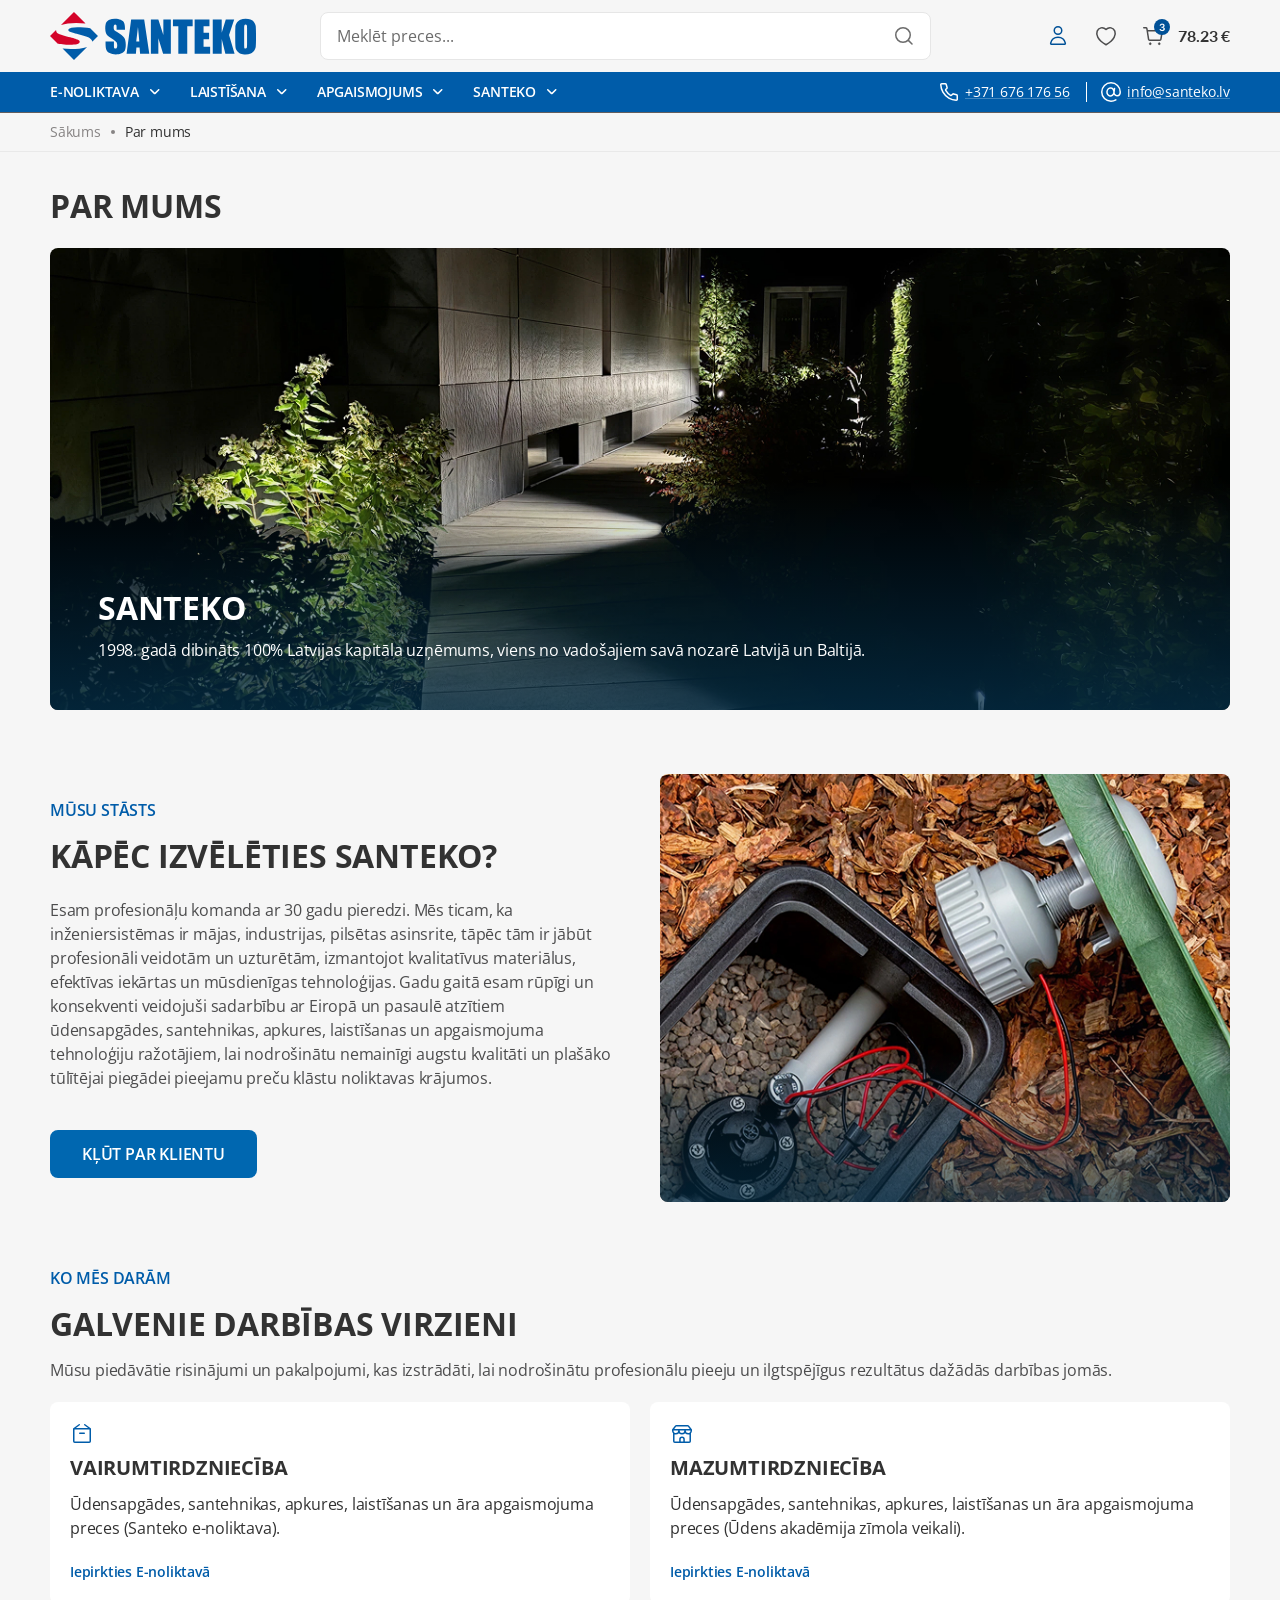
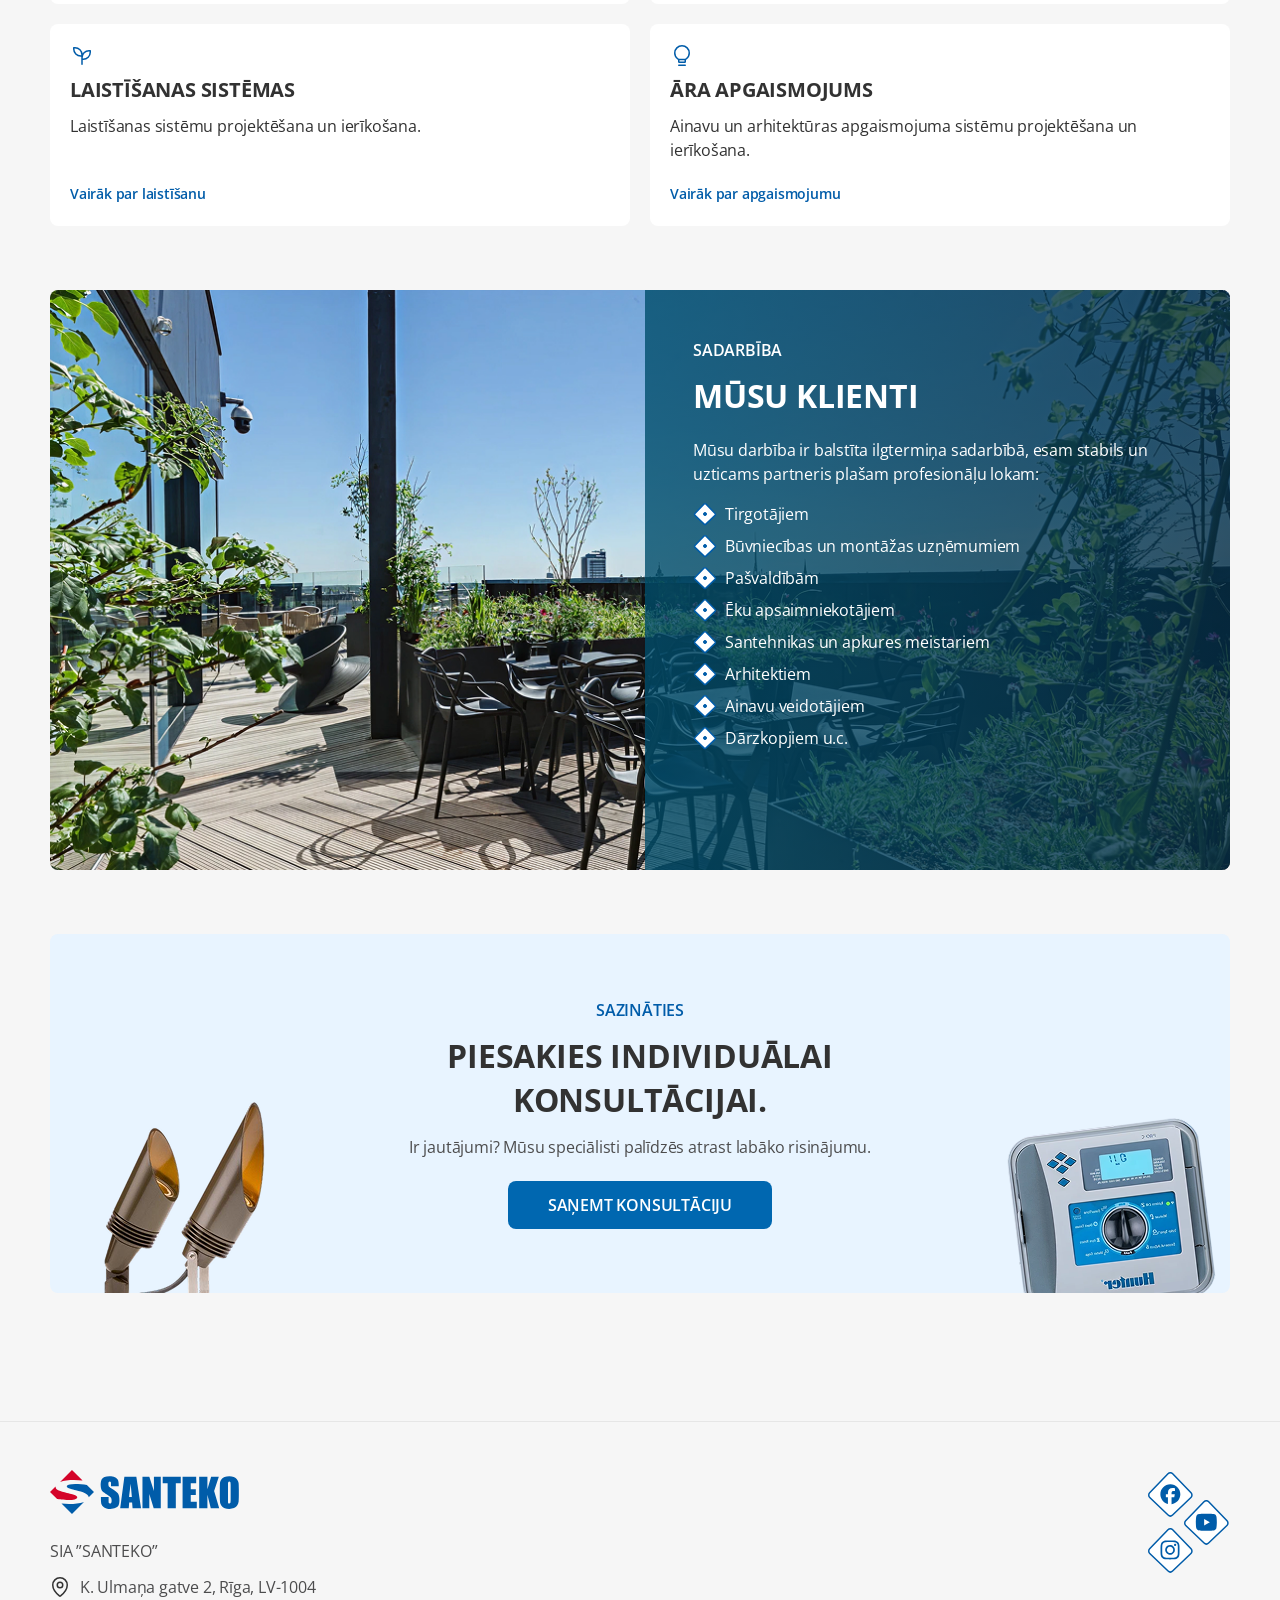
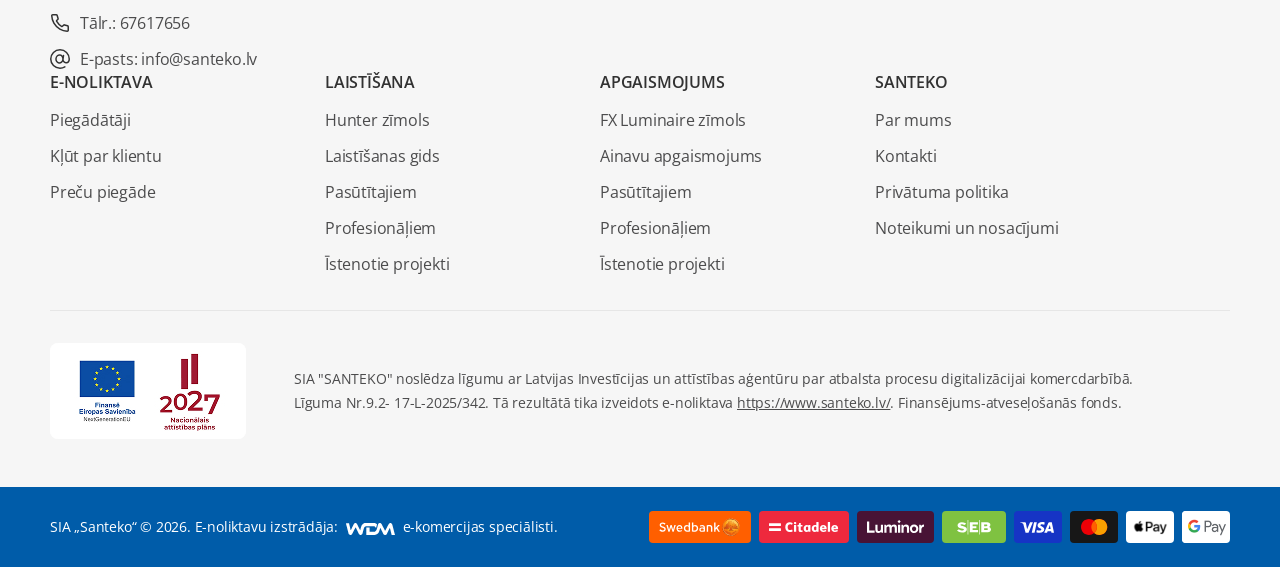
<file: about-us-page.html>
<!DOCTYPE html>
<html lang="lv">
    <head>
        <meta charset="UTF-8">
        <meta name="viewport" content="width=device-width, initial-scale=1, shrink-to-fit=no"> 
        <link href="assets/css/style.css?v=1" rel="stylesheet" />
        <title>Santeko</title>
    </head>

    <body>
        <header id="masthead" class="site-header">
            <div class="mobile-top-bar">
                <div class="container">
                    <ul class="header-contacts">
                        <li>
                            <a href="#">
                                <img src="assets/images/icons/header-phone-icons.svg" alt="">
                                <span>+371 676 176 56</span>
                            </a>
                        </li>

                        <li>
                            <a href="#">
                                <img src="assets/images/icons/header-email-icons.svg" alt="">
                                <span>info@santeko.lv</span>
                            </a>
                        </li>
                    </ul>
                </div>
            </div>

            <div class="main-bar">
                <div class="container">                    
                    <button type="button" class="menu-toggle">
                        <i class="icon"></i>
                    </button>
                    
                    <a href="#" class="site-logo">
                        <img src="assets/images/logo.svg" alt="">
                    </a> 

                    <div class="wd-header-search">
                        <form role="search" method="get"  action="#">
                            <input type="search" placeholder="Meklēt preces..." value="" name="">
                            <button type="submit"></button>
                        </form>
                    </div>
                    
                    <div class="buttons">
                        <a href="#" class="wd-header-my-account">
                            <img src="assets/images/icons/header-user-icon.svg" alt="">
                        </a>

                        <a href="#" class="wd-header-wishlist">
                            <img src="assets/images/icons/header-heart-icon.svg" alt="">
                        </a>

                        <a href="#" class="buttons__cart">
                            <img src="assets/images/icons/header-cart-icon.svg" alt="">
                            <span class="buttons__cart-badge">3</span>
                            <span class="buttons__cart-price">78.23 €</span>
                        </a>
                    </div>
                </div>
            </div>

            <nav id="site-navigation">    
                <div class="container">                    
                    <ul id="primary-menu-list">  
                        <li class="menu-item menu-item-has-children">
                            <a href="#">E-NOLIKTAVA</a>

                            <div class="dropdown-menu">
                                <ul class="dropdown-menu__categories">
                                    <li><a href="#">Sub Category</a></li>
                                    <li><a href="#">Sub Category</a></li>
                                    <li><a href="#">Sub Category</a></li>
                                    <li><a href="#">Sub Category</a></li>
                                    <li><a href="#">Sub Category</a></li>
                                    <li><a href="#">Sub Category</a></li>
                                    <li><a href="#">Sub Category</a></li>
                                </ul>
                            </div>
                        </li>

                        <li class="menu-item menu-item-has-children">
                            <a href="#">LAISTĪŠANA</a>

                            <div class="dropdown-menu">
                                <ul class="dropdown-menu__categories">
                                    <li><a href="#">Sub Category</a></li>
                                    <li><a href="#">Sub Category</a></li>
                                    <li><a href="#">Sub Category</a></li>
                                    <li><a href="#">Sub Category</a></li>
                                    <li><a href="#">Sub Category</a></li>
                                    <li><a href="#">Sub Category</a></li>
                                    <li><a href="#">Sub Category</a></li>
                                </ul>
                            </div>
                        </li>

                        <li class="menu-item menu-item-has-children">
                            <a href="#">APGAISMOJUMS</a>

                            <div class="dropdown-menu">
                                <ul class="dropdown-menu__categories">
                                    <li><a href="#">Sub Category</a></li>
                                    <li><a href="#">Sub Category</a></li>
                                    <li><a href="#">Sub Category</a></li>
                                    <li><a href="#">Sub Category</a></li>
                                    <li><a href="#">Sub Category</a></li>
                                    <li><a href="#">Sub Category</a></li>
                                    <li><a href="#">Sub Category</a></li>
                                </ul>
                            </div>
                        </li>

                        <li class="menu-item menu-item-has-children">
                            <a href="#">SANTEKO</a>

                            <div class="dropdown-menu">
                                <ul class="dropdown-menu__categories">
                                    <li><a href="#">Sub Category</a></li>
                                    <li><a href="#">Sub Category</a></li>
                                    <li><a href="#">Sub Category</a></li>
                                    <li><a href="#">Sub Category</a></li>
                                    <li><a href="#">Sub Category</a></li>
                                    <li><a href="#">Sub Category</a></li>
                                    <li><a href="#">Sub Category</a></li>
                                </ul>
                            </div>
                        </li>
                    </ul>

                    <ul class="header-contacts header-contacts--desktop">
                        <li>
                            <a href="#">
                                <img src="assets/images/icons/header-phone-icons.svg" alt="">
                                <span>+371 676 176 56</span>
                            </a>
                        </li>

                        <li>
                            <a href="#">
                                <img src="assets/images/icons/header-email-icons.svg" alt="">
                                <span>info@santeko.lv</span>
                            </a>
                        </li>
                    </ul>

                    <div class="mobile-view mobile-view--bottom">
                        <ul class="header-contacts">
                            <li>
                                <a href="#">
                                    <img src="assets/images/icons/header-phone-icons.svg" alt="">
                                    <span>+371 676 176 56</span>
                                </a>
                            </li>

                            <li>
                                <a href="#">
                                    <img src="assets/images/icons/header-email-icons.svg" alt="">
                                    <span>info@santeko.lv</span>
                                </a>
                            </li>
                        </ul>
                    </div>
                </div>
            </nav> 
        </header>     

        <main id="main" class="site-main" role="main"> 
            <nav class="breadcrumb woocommerce-breadcrumb" aria-label="Breadcrumb">
                <div class="container">
                    <a class="breadcrumb__link" href="#">Sākums</a>
                    <span class="breadcrumb__separator"></span>
                    <span class="breadcrumb__current">Par mums</span>
                </div>
            </nav>

            <div class="container">
                <div class="page-heading-holder">
                    <h1 class="page-heading">Par mums</h1>
                </div>

                <div class="page-hero">
                    <img src="assets/images/about-us-page-hero-img.jpg" alt="">

                    <div class="page-hero__details">
                        <h2>Santeko</h2>
                        <p>1998. gadā dibināts 100% Latvijas kapitāla uzņēmums, viens no vadošajiem savā nozarē Latvijā un Baltijā.</p>
                    </div>
                </div>

                <div class="story-media">
                    <div class="story-media__text">
                        <div class="block-heading-holder has-blue-text">
                            <span>Mūsu stāsts</span>
                            <h2 class="block-heading">KĀPĒC IZVĒLĒTIES SANTEKO?</h2>
                        </div>

                        <p>Esam profesionāļu komanda ar 30 gadu pieredzi. Mēs ticam, ka inženiersistēmas ir mājas, industrijas, pilsētas asinsrite, tāpēc tām ir jābūt profesionāli veidotām un uzturētām, izmantojot  kvalitatīvus materiālus, efektīvas iekārtas un mūsdienīgas tehnoloģijas. Gadu gaitā esam rūpīgi un konsekventi veidojuši sadarbību ar Eiropā un pasaulē atzītiem ūdensapgādes, santehnikas, apkures, laistīšanas un  apgaismojuma tehnoloģiju ražotājiem, lai nodrošinātu nemainīgi augstu kvalitāti un plašāko tūlītējai piegādei pieejamu preču klāstu noliktavas krājumos.</p>

                        <a href="#" class="btn btn-primary">KĻŪT PAR KLIENTU</a>
                    </div>

                    <div class="story-media__image">
                        <img src="assets/images/story-media-image-1.jpg" alt="">
                    </div>
                </div>

                <div class="directions">
                    <div class="block-heading-holder has-blue-text">
                        <span>Ko mēs darām</span>
                        
                        <h2 class="block-heading">Galvenie darbības virzieni</h2>
                        <p class="sub-heading">Mūsu piedāvātie risinājumi un pakalpojumi, kas izstrādāti, lai nodrošinātu profesionālu pieeju un ilgtspējīgus rezultātus dažādās darbības jomās.</p>
                    </div>

                    <div class="directions__grid">
                        <article class="direction-card">
                            <div class="direction-card__icon" aria-hidden="true">
                                <img src="assets/images/icons/direction-card__icon-1.svg" alt="">
                            </div>

                            <h3 class="direction-card__title">Vairumtirdzniecība</h3>
                            <p class="direction-card__text">Ūdensapgādes, santehnikas, apkures, laistīšanas un āra apgaismojuma preces (Santeko e-noliktava).</p>

                            <a href="#" class="direction-card__link">Iepirkties E-noliktavā</a>
                        </article>

                        <article class="direction-card">
                            <div class="direction-card__icon" aria-hidden="true">
                                <img src="assets/images/icons/direction-card__icon-2.svg" alt="">
                            </div>

                            <h3 class="direction-card__title">Mazumtirdzniecība</h3>
                            <p class="direction-card__text">Ūdensapgādes, santehnikas, apkures, laistīšanas un āra apgaismojuma preces (Ūdens akadēmija zīmola veikali).</p>
                            <a href="#" class="direction-card__link">Iepirkties E-noliktavā</a>
                        </article>

                        <article class="direction-card">
                            <div class="direction-card__icon" aria-hidden="true">
                                <img src="assets/images/icons/direction-card__icon-3.svg" alt="">
                            </div>

                            <h3 class="direction-card__title">Laistīšanas sistēmas</h3>
                            <p class="direction-card__text">Laistīšanas sistēmu projektēšana un ierīkošana.</p>
                            <a href="#" class="direction-card__link">Vairāk par laistīšanu</a>
                        </article>

                        <article class="direction-card">
                            <div class="direction-card__icon" aria-hidden="true">
                                <img src="assets/images/icons/direction-card__icon-4.svg" alt="">
                            </div>
                            <h3 class="direction-card__title">Āra apgaismojums</h3>
                            <p class="direction-card__text">Ainavu un arhitektūras apgaismojuma sistēmu projektēšana un ierīkošana.</p>
                            <a href="#" class="direction-card__link">Vairāk par apgaismojumu</a>
                        </article>
                    </div>
                </div>

                <div class="partnership-features" style="background: url('assets/images/partnership-features-bg.jpg') center/cover no-repeat;">
                    <div class="partnership-features__content">
                        <span class="partnership-features__eyebrow">Sadarbība</span>

                        <h2 class="block-heading">Mūsu klienti</h2>
                        <p class="partnership-features__text">Mūsu darbība ir balstīta ilgtermiņa sadarbībā, esam stabils un uzticams partneris plašam profesionāļu lokam:</p>

                        <ul class="partnership-features__list">
                            <li>Tirgotājiem</li>
                            <li>Būvniecības un montāžas uzņēmumiem</li>
                            <li>Pašvaldībām</li>
                            <li>Ēku apsaimniekotājiem</li>
                            <li>Santehnikas un apkures meistariem</li>
                            <li>Arhitektiem</li>
                            <li>Ainavu veidotājiem</li>
                            <li>Dārzkopjiem u.c.</li>
                        </ul>
                    </div>
                </div>

                <div class="consultation-cta mb-128">
                    <img src="assets/images/consultation-cta-left-img.png" alt="" class="consultation-cta__image consultation-cta__image--left">

                    <div class="consultation-cta__content">
                        <div class="block-heading-holder has-blue-text">
                            <span>SAZINĀTIES</span>
                            <h2 class="block-heading">Piesakies individuālai konsultācijai.</h2>

                            <p class="sub-heading">Ir jautājumi? Mūsu speciālisti palīdzēs atrast labāko risinājumu.</p>
                        </div>

                        <a href="#" class="btn btn-primary">SAŅEMT KONSULTĀCIJU</a>
                    </div>

                    <img src="assets/images/consultation-cta-right-img.png" alt="" class="consultation-cta__image consultation-cta__image--right">
                </div>
            </div>
        </main>

        <footer id="main-footer"> 
            <div class="container">
                <div class="footer-content">
                    <div class="footer-content__text">
                        <img src="assets/images/footer-logo.svg" alt="">

                        <p>SIA ”SANTEKO”</p>

                        <ul class="footer-content__text-contacts">
                            <li>
                                <div class="icon">
                                    <svg width="16" height="20" viewBox="0 0 16 20" fill="none" xmlns="http://www.w3.org/2000/svg">
                                        <path d="M10.75 8C10.75 9.51878 9.51878 10.75 8 10.75C6.48122 10.75 5.25 9.51878 5.25 8C5.25 6.48122 6.48122 5.25 8 5.25C9.51878 5.25 10.75 6.48122 10.75 8Z" stroke="#323232" stroke-width="1.5" stroke-linejoin="round"/>
                                        <path d="M15.25 8C15.25 13.0279 10.2846 17.5366 8.5723 18.942C8.23486 19.2189 7.76514 19.2189 7.4277 18.942C5.7154 17.5366 0.75 13.0279 0.75 8C0.75 3.99594 3.99594 0.75 8 0.75C12.0041 0.75 15.25 3.99594 15.25 8Z" stroke="#323232" stroke-width="1.5" stroke-linejoin="round"/>
                                    </svg>
                                </div>

                                <span>K. Ulmaņa gatve 2, Rīga, LV-1004</span>
                            </li>

                            <li>
                                <div class="icon">
                                    <svg width="18" height="18" viewBox="0 0 18 18" fill="none" xmlns="http://www.w3.org/2000/svg">
                                        <path d="M7.06295 4.41717L6.1955 1.46783C6.07033 1.04225 5.67974 0.75 5.23614 0.75H3.98673H1.72129C1.17489 0.75 0.726407 1.18895 0.751336 1.73479C0.869995 4.33291 1.6111 6.8891 2.91876 9.14299C4.34193 11.596 6.38839 13.6424 8.84138 15.0656C11.1123 16.3831 13.6356 17.0816 16.2348 17.223C16.7863 17.253 17.2344 16.8023 17.2344 16.25V12.7482C17.2344 12.3046 16.9421 11.914 16.5165 11.7889L13.5672 10.9214C13.2091 10.8161 12.8222 10.919 12.5637 11.1883L11.6863 12.1022C11.3829 12.4182 10.9072 12.5034 10.5272 12.2855C8.5203 11.1347 6.84965 9.46408 5.6989 7.45721C5.48101 7.07722 5.56618 6.60147 5.88216 6.29812L6.79612 5.42072C7.06539 5.16222 7.16828 4.77527 7.06295 4.41717Z" stroke="#323232" stroke-width="1.5" stroke-linejoin="round"/>
                                    </svg>
                                </div>

                                <span>Tālr.: 67617656</span>
                            </li>

                            <li>
                                <div class="icon">
                                    <svg width="20" height="20" viewBox="0 0 20 20" fill="none" xmlns="http://www.w3.org/2000/svg">
                                        <path d="M14.8684 17.8667C13.4543 18.7437 11.7863 19.25 10 19.25C4.89137 19.25 0.75 15.1086 0.75 10C0.75 4.89137 4.89137 0.75 10 0.75C15.1086 0.75 19.25 4.89137 19.25 10C19.25 11.9797 18.2662 14.0242 15.9715 13.8156C14.0837 13.644 12.7249 11.9258 12.993 10.0492L13.5226 6.40278M12.9375 10.4805C12.63 12.6681 10.8291 14.2235 8.91487 13.9544C7.00068 13.6854 5.69817 11.6939 6.00562 9.50626C6.31308 7.31862 8.11407 5.76327 10.0283 6.03229C11.9424 6.30131 13.245 8.29283 12.9375 10.4805Z" stroke="#323232" stroke-width="1.5" stroke-linecap="round"/>
                                    </svg>
                                </div>

                                <span>E-pasts: info@santeko.lv</span>
                            </li>
                        </ul>
                    </div>

                    <div class="footer-menu-holder">
                        <div class="menu-col">
                            <h4 class="widget-title">E-noliktava</h4>

                            <ul class="menu">
                                <li class="menu-item">
                                    <a href="#">Piegādātāji</a>
                                </li>

                                <li class="menu-item">
                                    <a href="#">Kļūt par klientu</a>
                                </li>

                                <li class="menu-item">
                                    <a href="#">Preču piegāde</a>
                                </li>
                            </ul>
                        </div>

                        <div class="menu-col">
                            <h4 class="widget-title">Laistīšana</h4>

                            <ul class="menu">
                                <li class="menu-item">
                                    <a href="#">Hunter zīmols</a>
                                </li>

                                <li class="menu-item">
                                    <a href="#">Laistīšanas gids</a>
                                </li>

                                <li class="menu-item">
                                    <a href="#">Pasūtītajiem</a>
                                </li>

                                <li class="menu-item">
                                    <a href="#">Profesionāļiem</a>
                                </li>

                                <li class="menu-item">
                                    <a href="#">Īstenotie projekti</a>
                                </li>
                            </ul>
                        </div>

                        <div class="menu-col">
                            <h4 class="widget-title">Apgaismojums</h4>

                            <ul class="menu">
                                <li class="menu-item">
                                    <a href="#">FX Luminaire zīmols</a>
                                </li>

                                <li class="menu-item">
                                    <a href="#">Ainavu apgaismojums</a>
                                </li>

                                <li class="menu-item">
                                    <a href="#">Pasūtītajiem</a>
                                </li>

                                <li class="menu-item">
                                    <a href="#">Profesionāļiem</a>
                                </li>

                                <li class="menu-item">
                                    <a href="#">Īstenotie projekti</a>
                                </li>
                            </ul>
                        </div>

                        <div class="menu-col">
                            <h4 class="widget-title">Santeko</h4>

                            <ul class="menu">
                                <li class="menu-item">
                                    <a href="#">Par mums</a>
                                </li>

                                <li class="menu-item">
                                    <a href="#">Kontakti</a>
                                </li>

                                <li class="menu-item">
                                    <a href="#">Privātuma politika</a>
                                </li>

                                <li class="menu-item">
                                    <a href="#">Noteikumi un nosacījumi</a>
                                </li>
                            </ul>
                        </div>
                    </div>

                    <ul class="social-media">
                        <li>
                            <a href="#" target="_blank">
                                <img src="assets/images/icons/footer-fb-icon.svg" alt="">
                            </a>
                        </li>

                        <li>
                            <a href="#" target="_blank">
                                <img src="assets/images/icons/footer-yt-icon.svg" alt="">
                            </a>
                        </li>

                        <li>
                            <a href="#" target="_blank">
                                <img src="assets/images/icons/footer-ig-icon.svg" alt="">
                            </a>
                        </li>
                    </ul>

                    <div class="investment-details d-flex justify-content-center">
                        <div class="investment-details__logos">
                            <img src="assets/images/logos/investment-logo.jpg" alt="">
                        </div>

                        <div class="investment-details__text">
                            <p class="m-0">SIA "SANTEKO" noslēdza līgumu ar Latvijas Investīcijas un attīstības aģentūru par atbalsta procesu digitalizācijai komercdarbībā. Līguma Nr.9.2- 17-L-2025/342. Tā rezultātā tika izveidots e-noliktava <a href="#" target="_blank">https://www.santeko.lv/</a>. Finansējums-atveseļošanās fonds.</p>
                        </div>
                    </div>                    
                </div>
            </div>

            <div class="footer-bottom">
                <div class="container">
                    <div class="footer-bottom__text">
                        <span class="footer-bottom__text-copyrights">SIA „Santeko“ &copy; 2026.</span> E-noliktavu izstrādāja: <a href="#" target="_blank"><img src="assets/images/logos/wdm-logo.svg"></a> e-komercijas speciālisti.
                    </div>

                    <div class="footer-bottom__logos">
                        <div class="footer-bottom__logos-item">
                            <img src="assets/images/logos/footer-swedbank.svg" alt=""> 
                        </div>

                        <div class="footer-bottom__logos-item">
                            <img src="assets/images/logos/footer-citadele.svg" alt=""> 
                        </div>

                        <div class="footer-bottom__logos-item">
                            <img src="assets/images/logos/footer-luminor.svg" alt=""> 
                        </div>

                        <div class="footer-bottom__logos-item">
                            <img src="assets/images/logos/footer-seb.svg" alt=""> 
                        </div>

                        <div class="footer-bottom__logos-item">
                            <img src="assets/images/logos/footer-visa.svg" alt=""> 
                        </div>

                        <div class="footer-bottom__logos-item">
                            <img src="assets/images/logos/footer-mastercard.svg" alt=""> 
                        </div>

                        <div class="footer-bottom__logos-item">
                            <img src="assets/images/logos/footer-apple-pay.svg" alt=""> 
                        </div>

                        <div class="footer-bottom__logos-item">
                            <img src="assets/images/logos/footer-google-pay.svg" alt=""> 
                        </div>
                    </div>
                </div>
            </div>
        </footer>

        <div class="cart-widget-side">
            <div class="wc-heading">
                <div class="title">
                    <div class="cart-icon">
                        <img src="assets/images/icons/header-cart-icon.svg" alt="">
                        <span class="cart-icon__badge">3</span>
                    </div>

                    <span>PASŪTĪJUMu GROZS</span>
                </div>
                
                <div class="close-side-widget">
					<a href="#" rel="nofollow">
                        <span>Aizvērt</span>
                    </a>
				</div>
            </div>

            <div class="widget_shopping_cart">
                <div class="widget_shopping_cart_content">
                    <div class="shopping-cart-widget-body">
                        <ul class="woocommerce-mini-cart">
                            <li class="woocommerce-mini-cart-item">
                                <a href="#" class="cart-item-image">
									<img src="assets/images/woocommerce-mini-cart-item-image-1.jpg" class="attachment-woocommerce_thumbnail size-woocommerce_thumbnail" alt="" decoding="async" loading="lazy">					
                                </a>

                                <div class="cart-info">
                                    <span class="wc-entities-title">Kompresijas līkums Cu caurulei 10x1/2"M</span>
        
                                    <ul class="features">
                                        <li>Kods: <strong>T11041015</strong></li>
                                        <li>Iepakojumā: <strong>10 gab.</strong></li>
                                    </ul>

                                    <div class="price-holder">
                                        <div class="quantity">
                                            <input type="button" value="-" class="minus btn" aria-label="Decrease quantity">
                                            <input type="number" id="" class="input-text qty text" value="1" aria-label="Product quantity" min="1" name="quantity" step="1" placeholder="" inputmode="numeric" autocomplete="off">
                                            <input type="button" value="+" class="plus btn" aria-label="Increase quantity">
                                        </div>

                                        <span class="woocommerce-Price-amount amount">16.00 €</span>
                                    </div>                                 
                                </div>

                                <a role="button" href="#" class="remove remove_from_cart_button">×</a>
                            </li>

                            <li class="woocommerce-mini-cart-item">
                                <a href="#" class="cart-item-image">
									<img src="assets/images/woocommerce-mini-cart-item-image-1.jpg" class="attachment-woocommerce_thumbnail size-woocommerce_thumbnail" alt="" decoding="async" loading="lazy">					
                                </a>

                                <div class="cart-info">
                                    <span class="wc-entities-title">Kompresijas līkums Cu caurulei 10x1/2"M</span>

        
                                    <ul class="features">
                                        <li>Kods: <strong>T11041015</strong></li>
                                        <li>Iepakojumā: <strong>10 gab.</strong></li>
                                    </ul>

                                    <div class="price-holder">
                                        <div class="quantity">
                                            <input type="button" value="-" class="minus btn" aria-label="Decrease quantity">
                                            <input type="number" id="" class="input-text qty text" value="1" aria-label="Product quantity" min="1" name="quantity" step="1" placeholder="" inputmode="numeric" autocomplete="off">
                                            <input type="button" value="+" class="plus btn" aria-label="Increase quantity">
                                        </div>

                                        <span class="woocommerce-Price-amount amount">16.00 €</span>
                                    </div>                                 
                                </div>

                                <a role="button" href="#" class="remove remove_from_cart_button">×</a>
                            </li>
                        </ul>
                    </div>

                    <div class="shopping-cart-widget-footer">
                        <ul class="woocommerce-mini-cart__total">
                            <li>
                                <span>Starpsumma</span>
                                <span>2,532.12 €</span>
                            </li>

                            <li>
                                <span>PVN (21%)</span>
                                <span>531.74 €</span>
                            </li>

                            <li class="total">
                                <strong>Summa</strong> 
                                <span class="woocommerce-Price-amount amount">3,063.86 €</span>	                               
                            </li>
                        </ul>

                        <div class="woocommerce-mini-cart__buttons buttons">
                            <a href="#" class="button btn btn-secondary btn-cart">SKATĪT GROZU</a>
                            <a href="#" class="button btn btn-primary checkout wc-forward">Noformēt pasūtījumu</a>
                        </div>
                    </div>
                </div>
            </div>
        </div>

        <div class="content-overlay"></div>

        <!-- JS files -->
        <script src="assets/js/jquery.min.js"></script> 
        <script src="assets/bootstrap/dist/js/bootstrap.bundle.js"></script>
        <script src="assets/js/bootstrap-select.min.js"></script> 
        <script src="assets/js/swiper-bundle.min.js"></script> 
        <script src="assets/js/fancybox.min.js"></script> 
        <script src="assets/js/functions.js?v=1"></script>       
    </body>
</html>
</file>
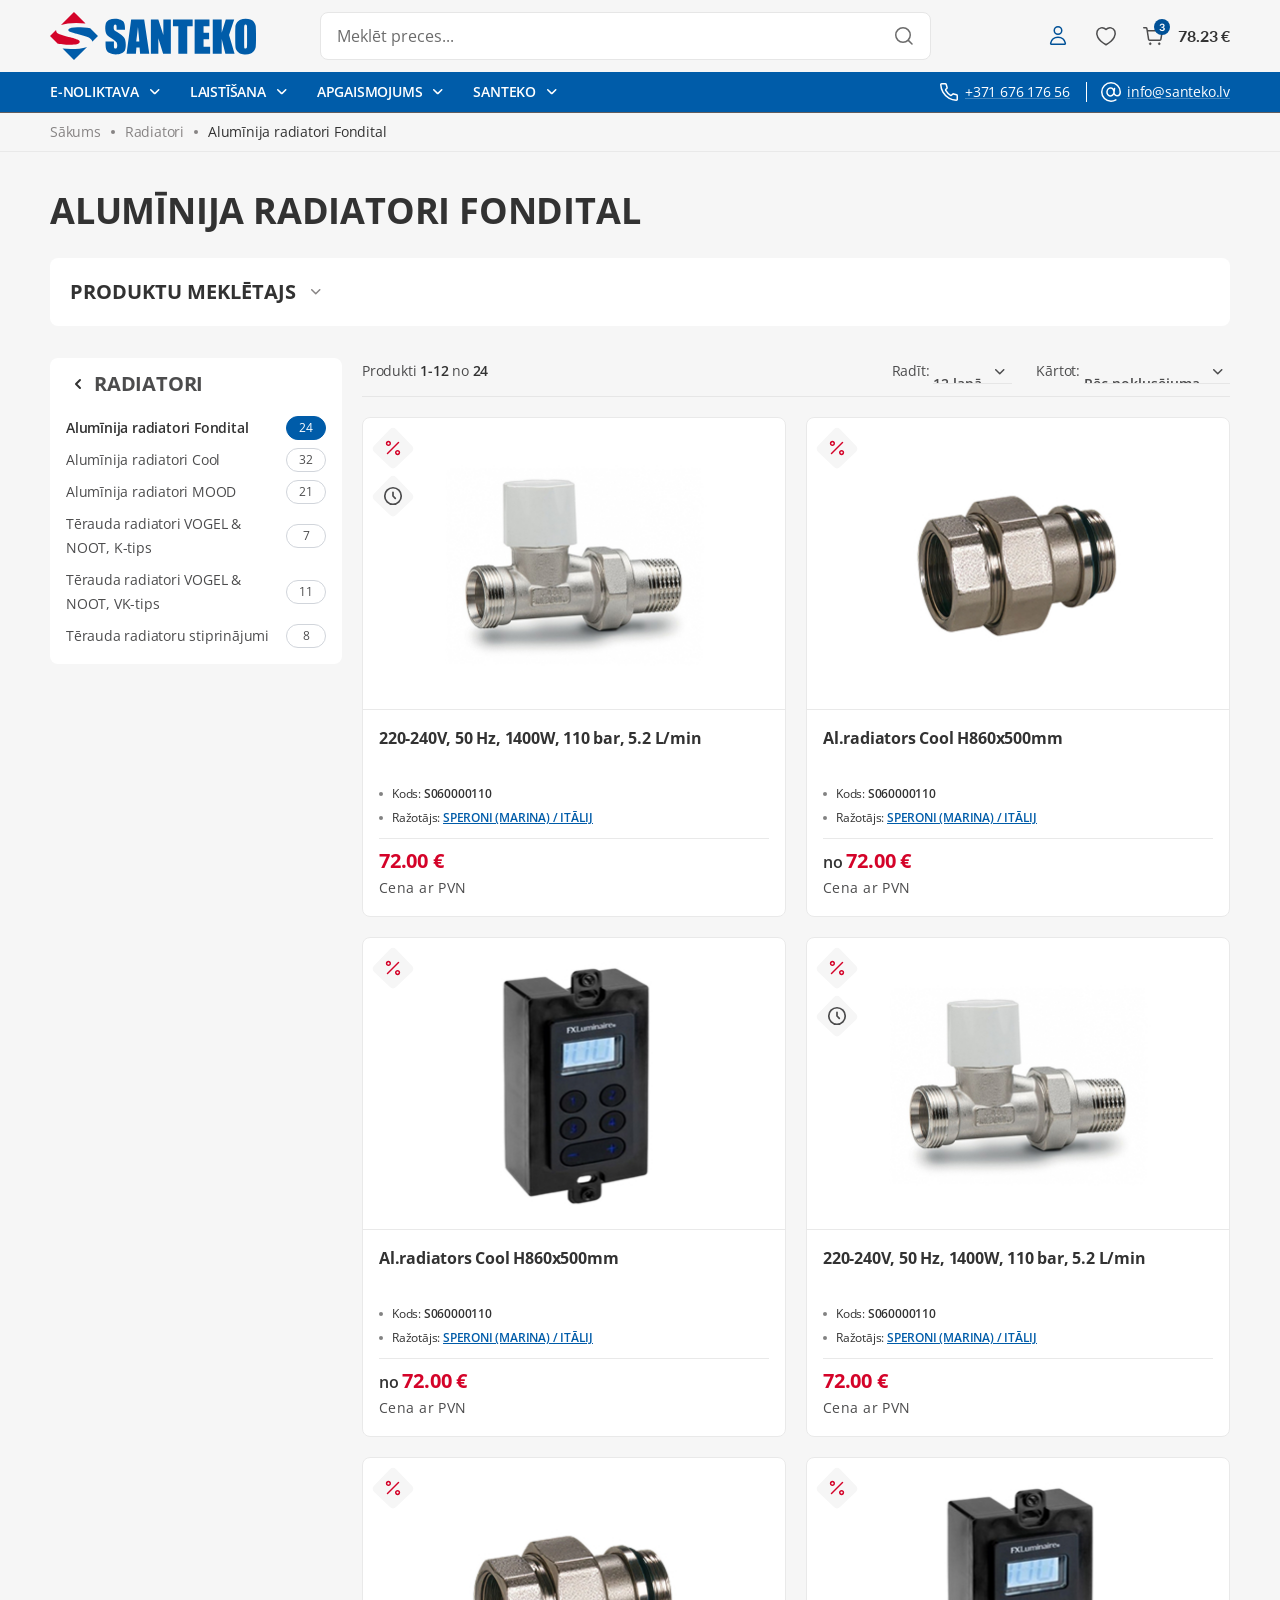
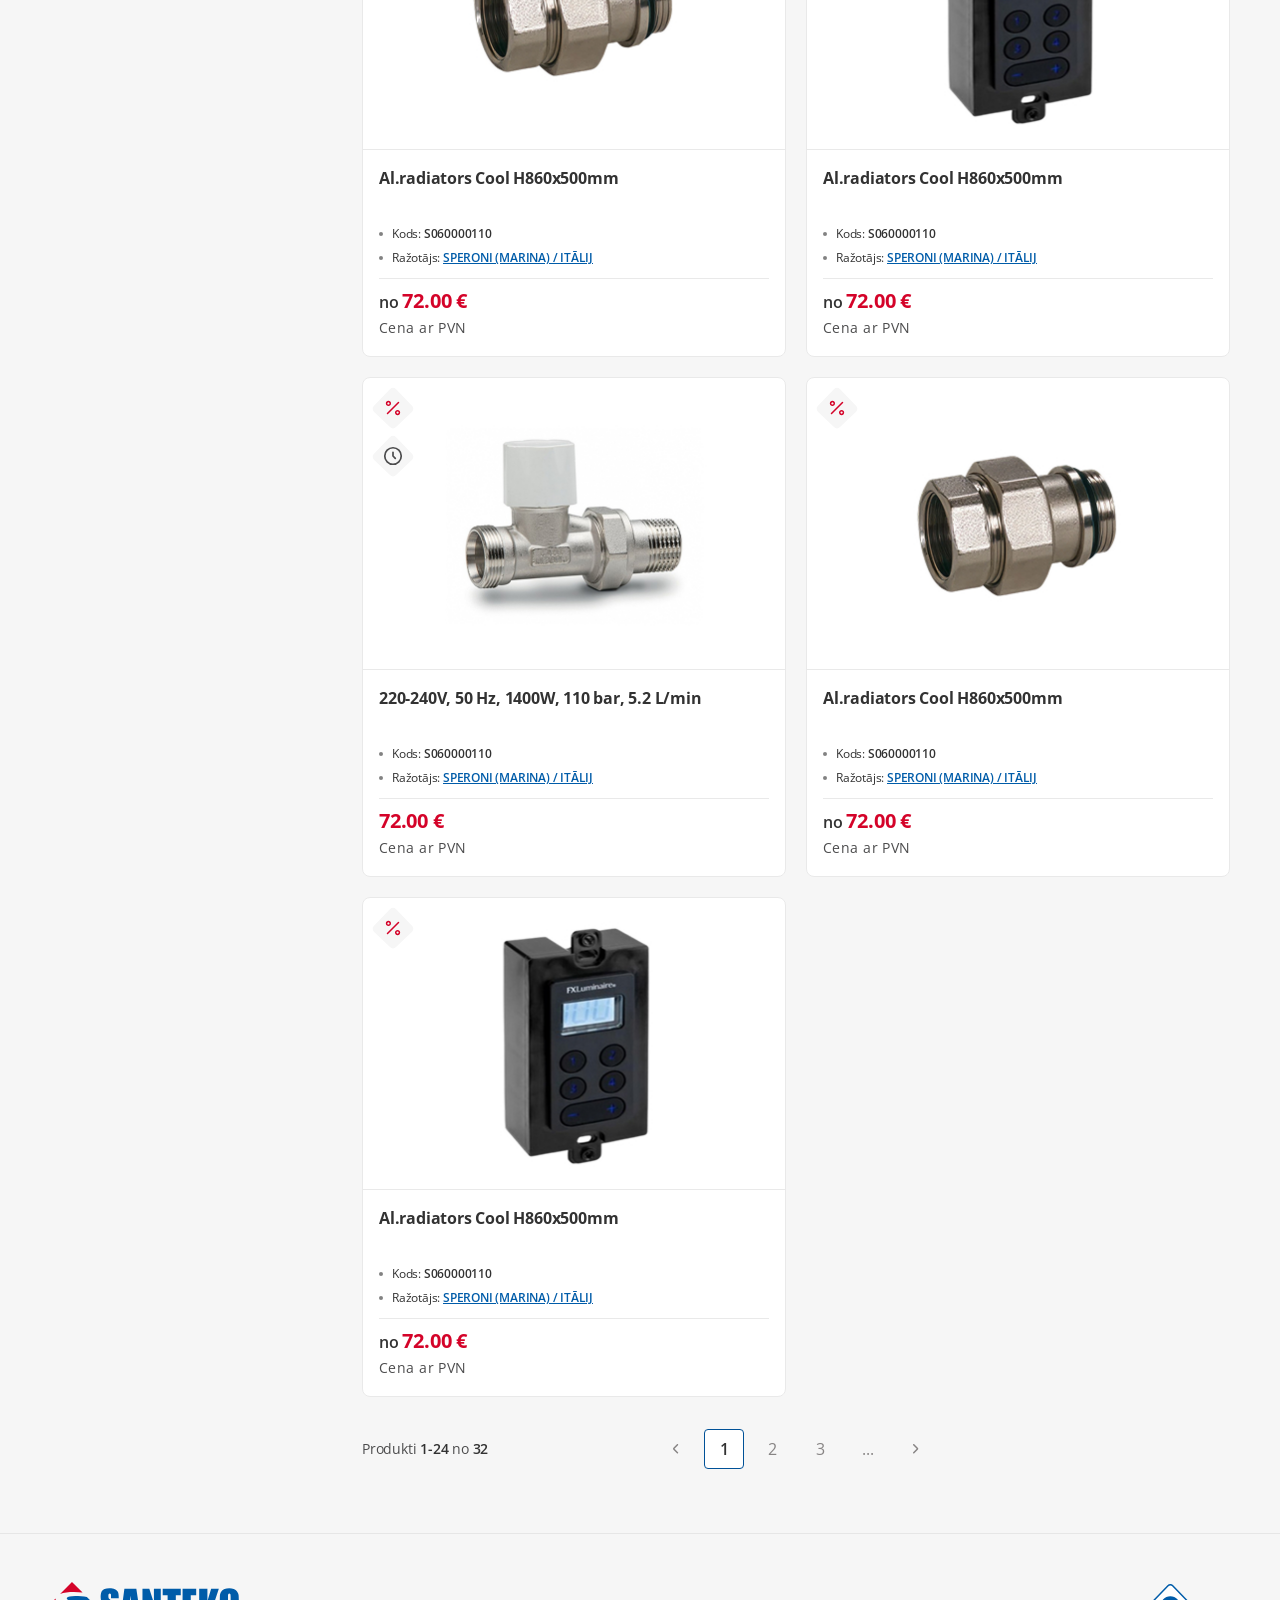
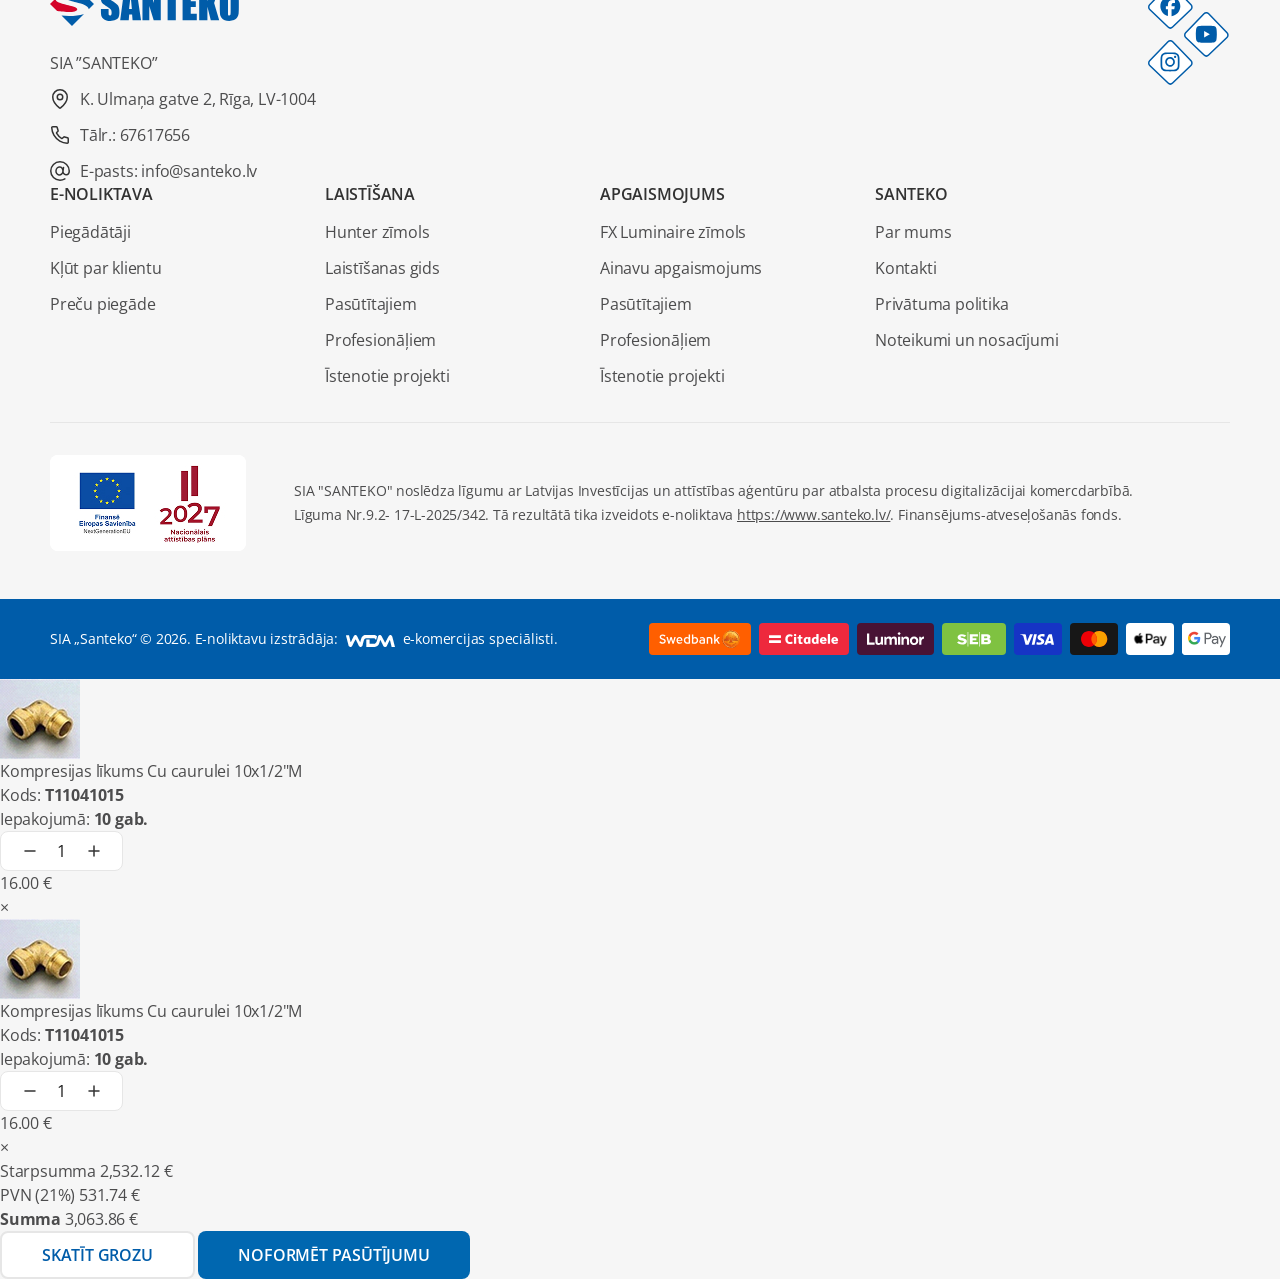
<file: catalog-page.html>
<!DOCTYPE html>
<html lang="lv">
    <head>
        <meta charset="UTF-8">
        <meta name="viewport" content="width=device-width, initial-scale=1, shrink-to-fit=no"> 
        <link href="assets/css/style.css?v=1" rel="stylesheet" />
        <title>Santeko</title>
    </head>

    <body class="archive">
        <header id="masthead" class="site-header">
            <div class="mobile-top-bar">
                <div class="container">
                    <ul class="header-contacts">
                        <li>
                            <a href="#">
                                <img src="assets/images/icons/header-phone-icons.svg" alt="">
                                <span>+371 676 176 56</span>
                            </a>
                        </li>

                        <li>
                            <a href="#">
                                <img src="assets/images/icons/header-email-icons.svg" alt="">
                                <span>info@santeko.lv</span>
                            </a>
                        </li>
                    </ul>
                </div>
            </div>

            <div class="main-bar">
                <div class="container">                    
                    <button type="button" class="menu-toggle">
                        <i class="icon"></i>
                    </button>
                    
                    <a href="#" class="site-logo">
                        <img src="assets/images/logo.svg" alt="">
                    </a> 

                    <div class="wd-header-search">
                        <form role="search" method="get"  action="#">
                            <input type="search" placeholder="Meklēt preces..." value="" name="">
                            <button type="submit"></button>
                        </form>
                    </div>
                    
                    <div class="buttons">
                        <a href="#" class="wd-header-my-account">
                            <img src="assets/images/icons/header-user-icon.svg" alt="">
                        </a>

                        <a href="#" class="wd-header-wishlist">
                            <img src="assets/images/icons/header-heart-icon.svg" alt="">
                        </a>

                        <a href="#" class="buttons__cart">
                            <img src="assets/images/icons/header-cart-icon.svg" alt="">
                            <span class="buttons__cart-badge">3</span>
                            <span class="buttons__cart-price">78.23 €</span>
                        </a>
                    </div>
                </div>
            </div>

            <nav id="site-navigation">    
                <div class="container">                    
                    <ul id="primary-menu-list">  
                        <li class="menu-item menu-item-has-children">
                            <a href="#">E-NOLIKTAVA</a>

                            <div class="dropdown-menu">
                                <ul class="dropdown-menu__categories">
                                    <li><a href="#">Sub Category</a></li>
                                    <li><a href="#">Sub Category</a></li>
                                    <li><a href="#">Sub Category</a></li>
                                    <li><a href="#">Sub Category</a></li>
                                    <li><a href="#">Sub Category</a></li>
                                    <li><a href="#">Sub Category</a></li>
                                    <li><a href="#">Sub Category</a></li>
                                </ul>
                            </div>
                        </li>

                        <li class="menu-item menu-item-has-children">
                            <a href="#">LAISTĪŠANA</a>

                            <div class="dropdown-menu">
                                <ul class="dropdown-menu__categories">
                                    <li><a href="#">Sub Category</a></li>
                                    <li><a href="#">Sub Category</a></li>
                                    <li><a href="#">Sub Category</a></li>
                                    <li><a href="#">Sub Category</a></li>
                                    <li><a href="#">Sub Category</a></li>
                                    <li><a href="#">Sub Category</a></li>
                                    <li><a href="#">Sub Category</a></li>
                                </ul>
                            </div>
                        </li>

                        <li class="menu-item menu-item-has-children">
                            <a href="#">APGAISMOJUMS</a>

                            <div class="dropdown-menu">
                                <ul class="dropdown-menu__categories">
                                    <li><a href="#">Sub Category</a></li>
                                    <li><a href="#">Sub Category</a></li>
                                    <li><a href="#">Sub Category</a></li>
                                    <li><a href="#">Sub Category</a></li>
                                    <li><a href="#">Sub Category</a></li>
                                    <li><a href="#">Sub Category</a></li>
                                    <li><a href="#">Sub Category</a></li>
                                </ul>
                            </div>
                        </li>

                        <li class="menu-item menu-item-has-children">
                            <a href="#">SANTEKO</a>

                            <div class="dropdown-menu">
                                <ul class="dropdown-menu__categories">
                                    <li><a href="#">Sub Category</a></li>
                                    <li><a href="#">Sub Category</a></li>
                                    <li><a href="#">Sub Category</a></li>
                                    <li><a href="#">Sub Category</a></li>
                                    <li><a href="#">Sub Category</a></li>
                                    <li><a href="#">Sub Category</a></li>
                                    <li><a href="#">Sub Category</a></li>
                                </ul>
                            </div>
                        </li>
                    </ul>

                    <ul class="header-contacts header-contacts--desktop">
                        <li>
                            <a href="#">
                                <img src="assets/images/icons/header-phone-icons.svg" alt="">
                                <span>+371 676 176 56</span>
                            </a>
                        </li>

                        <li>
                            <a href="#">
                                <img src="assets/images/icons/header-email-icons.svg" alt="">
                                <span>info@santeko.lv</span>
                            </a>
                        </li>
                    </ul>

                    <div class="mobile-view mobile-view--bottom">
                        <ul class="header-contacts">
                            <li>
                                <a href="#">
                                    <img src="assets/images/icons/header-phone-icons.svg" alt="">
                                    <span>+371 676 176 56</span>
                                </a>
                            </li>

                            <li>
                                <a href="#">
                                    <img src="assets/images/icons/header-email-icons.svg" alt="">
                                    <span>info@santeko.lv</span>
                                </a>
                            </li>
                        </ul>
                    </div>
                </div>
            </nav> 
        </header>     

        <main id="main" class="site-main" role="main"> 
            <nav class="breadcrumb woocommerce-breadcrumb" aria-label="Breadcrumb">
                <div class="container">
                    <a class="breadcrumb__link" href="#">Sākums</a>
                    <span class="breadcrumb__separator"></span>
                    <a class="breadcrumb__link" href="#">Radiatori</a>
                    <span class="breadcrumb__separator"></span>
                    <span class="breadcrumb__current">Alumīnija radiatori Fondital</span>
                </div>
            </nav>

            <div class="container">
                <h1 class="page-heading">ALUMĪNIJA RADIATORI FONDITAL</h1>

                <div class="product-search">
                    <button class="product-search__toggle" type="button">
                        <span>PRODUKTU MEKLĒTAJS</span>
                    </button>

                    <div class="product-search__body">
                        <div class="product-search__fields">
                            <div class="form-group">
                                <label>Produkta nosaukums</label>
                                <input type="text" name="" class="input-text" placeholder="Ievadi produkta nosaukumu">
                            </div>

                            <div class="form-group">
                                <label>Nomenklatūra</label>
                                <input type="text" name="" class="input-text" value="" placeholder="20000903501xx">
                            </div>

                            <div class="form-group">
                                <label for="supplier">Piegādātājs</label>

                                <select name="supplier">
                                    <option value="">Visi</option>
                                    <option value="fondital" selected>Fondital</option>
                                </select>
                            </div>
                        </div>

                        <div class="product-search__tags">
                            <div class="product-search__tags-list">
                                <div class="product-search__tag product-search__tag--clear-all">
                                    Notīrīt visus <button type="button" class="product-search__tag-remove"></button>
                                </div>

                                <div class="product-search__tag">
                                    Zīmols: <strong>Fondital</strong> <button type="button" class="product-search__tag-remove"></button>
                                </div>
                                
                                <div class="product-search__tag">
                                    Nomenklatūra: <strong>20000903501xx</strong> <button type="button" class="product-search__tag-remove"></button>
                                </div>
                            </div>

                            <button type="submit"class="btn btn-primary">MEKLĒT</button>
                        </div>
                    </div>
                </div>
            </div>

            <div class="container has-aside">
                <aside class="sidebar">
                    <div class="widget category">
                        <a class="category__back" href="#">RADIATORI</a>

                        <ul class="category__list">
                            <li class="category__item category__item--active">
                                <a class="category__link" href="#">
                                    <span>Alumīnija radiatori Fondital</span>
                                    <span class="category__link-count">24</span>
                                </a>
                            </li>

                            <li class="category__item">
                                <a class="category__link" href="#">
                                    <span>Alumīnija radiatori Cool</span>
                                    <span class="category__link-count">32</span>
                                </a>
                            </li>

                            <li class="category__item">
                                <a class="category__link" href="#">
                                    <span>Alumīnija radiatori MOOD</span>
                                    <span class="category__link-count">21</span>
                                </a>
                            </li>

                            <li class="category__item">
                                <a class="category__link" href="#">
                                    <span>Tērauda radiatori VOGEL & NOOT, K-tips</span>
                                    <span class="category__link-count">7</span>
                                </a>
                            </li>

                            <li class="category__item">
                                <a class="category__link" href="#">
                                    <span>Tērauda radiatori VOGEL & NOOT, VK-tips</span>
                                    <span class="category__link-count">11</span>
                                </a>
                            </li>

                            <li class="category__item">
                                <a class="category__link" href="#">
                                    <span>Tērauda radiatoru stiprinājumi</span>
                                    <span class="category__link-count">8</span>
                                </a>
                            </li>
                        </ul>
                    </div>
                </aside>

                <div class="content">
                    <div class="toolbar toolbar--top">
                        <div class="toolbar__result-count woocommerce-result-count">
                            Produkti <strong>1-12</strong> no <strong>24</strong>
                        </div>

                        <div class="toolbar__controls">
                            <div class="toolbar__per-page">
                                <label class="toolbar__label" for="per-page">Radīt:</label>

                                <form action="#" method="post">
                                    <select class="toolbar__select" name="">
                                        <option value="12" selected>12 lapā</option>
                                        <option value="24">24 lapā</option>
                                        <option value="36">36 lapā</option>
                                    </select>
                                </form>
                            </div>
                            
                            <div class="toolbar__sorting">
                                <label class="toolbar__label" for="orderby">Kārtot:</label>

                                <form class="woocommerce-ordering" method="get">
                                    <select class="toolbar__select orderby" id="orderby" name="orderby">
                                        <option value="menu_order" selected>Pēc noklusējuma</option>
                                        <option value="popularity">Pēc popularitātes</option>
                                        <option value="rating">Pēc novērtējuma</option>
                                        <option value="date">Pēc jaunākā</option>
                                        <option value="price">Pēc cenas: no zemākās</option>
                                        <option value="price-desc">Pēc cenas: no augstākās</option>
                                    </select>
                                </form>
                            </div>
                        </div>
                    </div>

                    <div class="products-grid columns-3">
                        <div class="product-card">
                            <div class="product-card__media">
                                <a class="product-card__media-image" href="#">
                                    <img src="assets/images/product-card__image-1.jpg" alt="">
                                </a>

                                <div class="product-card__badges">
                                    <div class="product-card__badge product-card__badge--promo">
                                        <img src="assets/images/icons/product-card__badges-discount-icon.svg" alt="">
                                    </div>

                                    <div class="product-card__badge product-card__badge--delivery">
                                        <img src="assets/images/icons/product-card__badges-delivery-icon.svg" alt="">
                                    </div>
                                </div>

                                <div class="yith-wcwl-add-to-wishlist">
                                    <div class="yith-wcwl-add-button">
                                        <a href="#" class="add_to_wishlist" data-product-id="123" data-product-type="simple" rel="nofollow">
                                        <i class="yith-wcwl-icon fa fa-heart-o"></i>
                                        </a>
                                    </div>
                                </div>
                            </div>

                            <div class="product-card__body">
                                <h3 class="product-card__title">
                                    <a href="#">220-240V, 50 Hz, 1400W, 110 bar, 5.2 L/min</a>
                                </h3>

                                <ul class="product-card__meta">
                                    <li>Kods: <strong>S060000110</strong></li>
                                    <li>Ražotājs: <a class="product-card__meta-link" href="#">Speroni (Marina) / Itālij</a></li>
                                </ul>

                                <div class="product-card__price-holder">
                                    <span class="product-card__price product-card__price--discount">
                                    <span>72.00 €</span>
                                    </span>

                                    <span class="product-card__price-info">Cena ar PVN</span>
                                </div>
                                
                                <a href="#" class="add_to_cart_button button" data-product_id="123">SKATĪT</a>
                            </div>
                        </div>

                        <div class="product-card">
                            <div class="product-card__media">
                                <a class="product-card__media-image" href="#">
                                    <img src="assets/images/product-card__image-2.jpg" alt="">
                                </a>

                                <div class="product-card__badges">
                                    <div class="product-card__badge product-card__badge--promo">
                                        <img src="assets/images/icons/product-card__badges-discount-icon.svg" alt="">
                                    </div>
                                </div>

                                <div class="yith-wcwl-add-to-wishlist">
                                    <div class="yith-wcwl-add-button">
                                        <a href="#" class="add_to_wishlist" data-product-id="124" data-product-type="simple" rel="nofollow">
                                        <i class="yith-wcwl-icon fa fa-heart-o"></i>
                                        </a>
                                    </div>
                                </div>
                            </div>

                            <div class="product-card__body">
                                <h3 class="product-card__title">
                                    <a href="#">Al.radiators Cool H860x500mm</a>
                                </h3>

                                <ul class="product-card__meta">
                                    <li>Kods: <strong>S060000110</strong></li>
                                    <li>Ražotājs: <a class="product-card__meta-link" href="#">Speroni (Marina) / Itālij</a></li>
                                </ul>

                                <div class="product-card__price-holder">
                                    <span class="product-card__price product-card__price--discount">
                                    no <span>72.00 €</span>
                                    </span>
                                    <span class="product-card__price-info">Cena ar PVN</span>
                                </div>

                                <a href="#" class="add_to_cart_button button" data-product_id="124">SKATĪT</a>
                            </div>
                        </div>

                        <div class="product-card">
                            <div class="product-card__media">
                                <a class="product-card__media-image" href="#">
                                    <img src="assets/images/product-card__image-3.jpg" alt="">
                                </a>

                                <div class="product-card__badges">
                                    <div class="product-card__badge product-card__badge--promo">
                                        <img src="assets/images/icons/product-card__badges-discount-icon.svg" alt="">
                                    </div>
                                </div>

                                <div class="yith-wcwl-add-to-wishlist">
                                    <div class="yith-wcwl-add-button">
                                        <a href="#" class="add_to_wishlist" data-product-id="125" data-product-type="simple" rel="nofollow">
                                        <i class="yith-wcwl-icon fa fa-heart-o"></i>
                                        </a>
                                    </div>
                                </div>
                            </div>

                            <div class="product-card__body">
                                <h3 class="product-card__title">
                                    <a href="#">Al.radiators Cool H860x500mm</a>
                                </h3>

                                <ul class="product-card__meta">
                                    <li>Kods: <strong>S060000110</strong></li>
                                    <li>Ražotājs: <a class="product-card__meta-link" href="#">Speroni (Marina) / Itālij</a></li>
                                </ul>

                                <div class="product-card__price-holder">
                                    <span class="product-card__price product-card__price--discount">
                                    no <span>72.00 €</span>
                                    </span>
                                    <span class="product-card__price-info">Cena ar PVN</span>
                                </div>

                                <a href="#" class="add_to_cart_button button" data-product_id="125">SKATĪT</a>
                            </div>
                        </div>

                        <div class="product-card">
                            <div class="product-card__media">
                                <a class="product-card__media-image" href="#">
                                    <img src="assets/images/product-card__image-1.jpg" alt="">
                                </a>

                                <div class="product-card__badges">
                                    <div class="product-card__badge product-card__badge--promo">
                                        <img src="assets/images/icons/product-card__badges-discount-icon.svg" alt="">
                                    </div>

                                    <div class="product-card__badge product-card__badge--delivery">
                                        <img src="assets/images/icons/product-card__badges-delivery-icon.svg" alt="">
                                    </div>
                                </div>

                                <div class="yith-wcwl-add-to-wishlist">
                                    <div class="yith-wcwl-add-button">
                                        <a href="#" class="add_to_wishlist" data-product-id="126" data-product-type="simple" rel="nofollow">
                                        <i class="yith-wcwl-icon fa fa-heart-o"></i>
                                        </a>
                                    </div>
                                </div>
                            </div>

                            <div class="product-card__body">
                                <h3 class="product-card__title">
                                    <a href="#">220-240V, 50 Hz, 1400W, 110 bar, 5.2 L/min</a>
                                </h3>

                                <ul class="product-card__meta">
                                    <li>Kods: <strong>S060000110</strong></li>
                                    <li>Ražotājs: <a class="product-card__meta-link" href="#">Speroni (Marina) / Itālij</a></li>
                                </ul>

                                <div class="product-card__price-holder">
                                    <span class="product-card__price product-card__price--discount">
                                        <span>72.00 €</span>
                                    </span>

                                    <span class="product-card__price-info">Cena ar PVN</span>
                                </div>

                                <a href="#" class="add_to_cart_button button" data-product_id="126">SKATĪT</a>
                            </div>
                        </div>

                        <div class="product-card">
                            <div class="product-card__media">
                                <a class="product-card__media-image" href="#">
                                    <img src="assets/images/product-card__image-2.jpg" alt="">
                                </a>

                                <div class="product-card__badges">
                                    <div class="product-card__badge product-card__badge--promo">
                                        <img src="assets/images/icons/product-card__badges-discount-icon.svg" alt="">
                                    </div>
                                </div>

                                <div class="yith-wcwl-add-to-wishlist">
                                    <div class="yith-wcwl-add-button">
                                        <a href="#" class="add_to_wishlist" data-product-id="127" data-product-type="simple" rel="nofollow">
                                        <i class="yith-wcwl-icon fa fa-heart-o"></i>
                                        </a>
                                    </div>
                                </div>
                            </div>

                            <div class="product-card__body">
                                <h3 class="product-card__title">
                                    <a href="#">Al.radiators Cool H860x500mm</a>
                                </h3>

                                <ul class="product-card__meta">
                                    <li>Kods: <strong>S060000110</strong></li>
                                    <li>Ražotājs: <a class="product-card__meta-link" href="#">Speroni (Marina) / Itālij</a></li>
                                </ul>

                                <div class="product-card__price-holder">
                                    <span class="product-card__price product-card__price--discount">
                                    no <span>72.00 €</span>
                                    </span>

                                    <span class="product-card__price-info">Cena ar PVN</span>
                                </div>

                                <a href="#" class="add_to_cart_button button" data-product_id="127">SKATĪT</a>
                            </div>
                        </div>

                        <div class="product-card">
                            <div class="product-card__media">
                                <a class="product-card__media-image" href="#">
                                    <img src="assets/images/product-card__image-3.jpg" alt="">
                                </a>

                                <div class="product-card__badges">
                                    <div class="product-card__badge product-card__badge--promo">
                                        <img src="assets/images/icons/product-card__badges-discount-icon.svg" alt="">
                                    </div>
                                </div>

                                <div class="yith-wcwl-add-to-wishlist">
                                    <div class="yith-wcwl-add-button">
                                        <a href="#" class="add_to_wishlist" data-product-id="128" data-product-type="simple" rel="nofollow">
                                            <i class="yith-wcwl-icon fa fa-heart-o"></i>
                                        </a>
                                    </div>
                                </div>
                            </div>

                            <div class="product-card__body">
                                <h3 class="product-card__title">
                                    <a href="#">Al.radiators Cool H860x500mm</a>
                                </h3>

                                <ul class="product-card__meta">
                                    <li>Kods: <strong>S060000110</strong></li>
                                    <li>Ražotājs: <a class="product-card__meta-link" href="#">Speroni (Marina) / Itālij</a></li>
                                </ul>

                                <div class="product-card__price-holder">
                                    <span class="product-card__price product-card__price--discount">
                                    no <span>72.00 €</span>
                                    </span>
                                    <span class="product-card__price-info">Cena ar PVN</span>
                                </div>

                                <a href="#" class="add_to_cart_button button" data-product_id="128">SKATĪT</a>
                            </div>
                        </div>

                        <div class="product-card">
                            <div class="product-card__media">
                                <a class="product-card__media-image" href="#">
                                    <img src="assets/images/product-card__image-1.jpg" alt="">
                                </a>

                                <div class="product-card__badges">
                                    <div class="product-card__badge product-card__badge--promo">
                                        <img src="assets/images/icons/product-card__badges-discount-icon.svg" alt="">
                                    </div>

                                    <div class="product-card__badge product-card__badge--delivery">
                                        <img src="assets/images/icons/product-card__badges-delivery-icon.svg" alt="">
                                    </div>
                                </div>

                                <div class="yith-wcwl-add-to-wishlist">
                                    <div class="yith-wcwl-add-button">
                                        <a href="#" class="add_to_wishlist" data-product-id="129" data-product-type="simple" rel="nofollow">
                                        <i class="yith-wcwl-icon fa fa-heart-o"></i>
                                        </a>
                                    </div>
                                </div>
                            </div>

                            <div class="product-card__body">
                                <h3 class="product-card__title">
                                    <a href="#">220-240V, 50 Hz, 1400W, 110 bar, 5.2 L/min</a>
                                </h3>

                                <ul class="product-card__meta">
                                    <li>Kods: <strong>S060000110</strong></li>
                                    <li>Ražotājs: <a class="product-card__meta-link" href="#">Speroni (Marina) / Itālij</a></li>
                                </ul>

                                <div class="product-card__price-holder">
                                    <span class="product-card__price product-card__price--discount">
                                    <span>72.00 €</span>
                                    </span>

                                    <span class="product-card__price-info">Cena ar PVN</span>
                                </div>

                                <a href="#" class="add_to_cart_button button" data-product_id="129">SKATĪT</a>
                            </div>
                        </div>

                        <div class="product-card">
                            <div class="product-card__media">
                                <a class="product-card__media-image" href="#">
                                    <img src="assets/images/product-card__image-2.jpg" alt="">
                                </a>

                                <div class="product-card__badges">
                                    <div class="product-card__badge product-card__badge--promo">
                                        <img src="assets/images/icons/product-card__badges-discount-icon.svg" alt="">
                                    </div>
                                </div>

                                <div class="yith-wcwl-add-to-wishlist">
                                    <div class="yith-wcwl-add-button">
                                        <a href="#" class="add_to_wishlist" data-product-id="130" data-product-type="simple" rel="nofollow">
                                        <i class="yith-wcwl-icon fa fa-heart-o"></i>
                                        </a>
                                    </div>
                                </div>
                            </div>

                            <div class="product-card__body">
                                <h3 class="product-card__title">
                                    <a href="#">Al.radiators Cool H860x500mm</a>
                                </h3>

                                <ul class="product-card__meta">
                                    <li>Kods: <strong>S060000110</strong></li>
                                    <li>Ražotājs: <a class="product-card__meta-link" href="#">Speroni (Marina) / Itālij</a></li>
                                </ul>

                                <div class="product-card__price-holder">
                                    <span class="product-card__price product-card__price--discount">
                                    no <span>72.00 €</span>
                                    </span>
                                    <span class="product-card__price-info">Cena ar PVN</span>
                                </div>

                                <a href="#" class="add_to_cart_button button" data-product_id="130">SKATĪT</a>
                            </div>
                        </div>

                        <div class="product-card">
                            <div class="product-card__media">
                                <a class="product-card__media-image" href="#">
                                    <img src="assets/images/product-card__image-3.jpg" alt="">
                                </a>

                                <div class="product-card__badges">
                                    <div class="product-card__badge product-card__badge--promo">
                                        <img src="assets/images/icons/product-card__badges-discount-icon.svg" alt="">
                                    </div>
                                </div>

                                <div class="yith-wcwl-add-to-wishlist">
                                    <div class="yith-wcwl-add-button">
                                        <a href="#" class="add_to_wishlist" data-product-id="131" data-product-type="simple" rel="nofollow">
                                        <i class="yith-wcwl-icon fa fa-heart-o"></i>
                                        </a>
                                    </div>
                                </div>
                            </div>

                            <div class="product-card__body">
                                <h3 class="product-card__title">
                                    <a href="#">Al.radiators Cool H860x500mm</a>
                                </h3>

                                <ul class="product-card__meta">
                                    <li>Kods: <strong>S060000110</strong></li>
                                    <li>Ražotājs: <a class="product-card__meta-link" href="#">Speroni (Marina) / Itālij</a></li>
                                </ul>

                                <div class="product-card__price-holder">
                                    <span class="product-card__price product-card__price--discount">
                                    no <span>72.00 €</span>
                                    </span>
                                    <span class="product-card__price-info">Cena ar PVN</span>
                                </div>

                                <a href="#" class="add_to_cart_button button" data-product_id="131">SKATĪT</a>
                            </div>
                        </div>
                    </div>

                    <div class="toolbar toolbar--bottom">
                        <div class="toolbar__result-count woocommerce-result-count">
                            Produkti <strong>1-24</strong> no <strong>32</strong>
                        </div>

                        <nav class="woocommerce-pagination">
                            <ul class="page-numbers">
                                <li><a class="prev page-numbers" href="#"></a></li>
                                <li><span class="page-numbers current">1</span></li>
                                <li><a class="page-numbers" href="#">2</a></li>
                                <li><a class="page-numbers" href="#">3</a></li>
                                <li><span class="page-numbers dots">...</span></li>
                                <li><a class="next page-numbers" href="#"></a></li>
                            </ul>
                        </nav>
                    </div>
                </div>
            </div>
        </main>

        <footer id="main-footer"> 
            <div class="container">
                <div class="footer-content">
                    <div class="footer-content__text">
                        <img src="assets/images/footer-logo.svg" alt="">

                        <p>SIA ”SANTEKO”</p>

                        <ul class="footer-content__text-contacts">
                            <li>
                                <div class="icon">
                                    <svg width="16" height="20" viewBox="0 0 16 20" fill="none" xmlns="http://www.w3.org/2000/svg">
                                        <path d="M10.75 8C10.75 9.51878 9.51878 10.75 8 10.75C6.48122 10.75 5.25 9.51878 5.25 8C5.25 6.48122 6.48122 5.25 8 5.25C9.51878 5.25 10.75 6.48122 10.75 8Z" stroke="#323232" stroke-width="1.5" stroke-linejoin="round"/>
                                        <path d="M15.25 8C15.25 13.0279 10.2846 17.5366 8.5723 18.942C8.23486 19.2189 7.76514 19.2189 7.4277 18.942C5.7154 17.5366 0.75 13.0279 0.75 8C0.75 3.99594 3.99594 0.75 8 0.75C12.0041 0.75 15.25 3.99594 15.25 8Z" stroke="#323232" stroke-width="1.5" stroke-linejoin="round"/>
                                    </svg>
                                </div>

                                <span>K. Ulmaņa gatve 2, Rīga, LV-1004</span>
                            </li>

                            <li>
                                <div class="icon">
                                    <svg width="18" height="18" viewBox="0 0 18 18" fill="none" xmlns="http://www.w3.org/2000/svg">
                                        <path d="M7.06295 4.41717L6.1955 1.46783C6.07033 1.04225 5.67974 0.75 5.23614 0.75H3.98673H1.72129C1.17489 0.75 0.726407 1.18895 0.751336 1.73479C0.869995 4.33291 1.6111 6.8891 2.91876 9.14299C4.34193 11.596 6.38839 13.6424 8.84138 15.0656C11.1123 16.3831 13.6356 17.0816 16.2348 17.223C16.7863 17.253 17.2344 16.8023 17.2344 16.25V12.7482C17.2344 12.3046 16.9421 11.914 16.5165 11.7889L13.5672 10.9214C13.2091 10.8161 12.8222 10.919 12.5637 11.1883L11.6863 12.1022C11.3829 12.4182 10.9072 12.5034 10.5272 12.2855C8.5203 11.1347 6.84965 9.46408 5.6989 7.45721C5.48101 7.07722 5.56618 6.60147 5.88216 6.29812L6.79612 5.42072C7.06539 5.16222 7.16828 4.77527 7.06295 4.41717Z" stroke="#323232" stroke-width="1.5" stroke-linejoin="round"/>
                                    </svg>
                                </div>

                                <span>Tālr.: 67617656</span>
                            </li>

                            <li>
                                <div class="icon">
                                    <svg width="20" height="20" viewBox="0 0 20 20" fill="none" xmlns="http://www.w3.org/2000/svg">
                                        <path d="M14.8684 17.8667C13.4543 18.7437 11.7863 19.25 10 19.25C4.89137 19.25 0.75 15.1086 0.75 10C0.75 4.89137 4.89137 0.75 10 0.75C15.1086 0.75 19.25 4.89137 19.25 10C19.25 11.9797 18.2662 14.0242 15.9715 13.8156C14.0837 13.644 12.7249 11.9258 12.993 10.0492L13.5226 6.40278M12.9375 10.4805C12.63 12.6681 10.8291 14.2235 8.91487 13.9544C7.00068 13.6854 5.69817 11.6939 6.00562 9.50626C6.31308 7.31862 8.11407 5.76327 10.0283 6.03229C11.9424 6.30131 13.245 8.29283 12.9375 10.4805Z" stroke="#323232" stroke-width="1.5" stroke-linecap="round"/>
                                    </svg>
                                </div>

                                <span>E-pasts: info@santeko.lv</span>
                            </li>
                        </ul>
                    </div>

                    <div class="footer-menu-holder">
                        <div class="menu-col">
                            <h4 class="widget-title">E-noliktava</h4>

                            <ul class="menu">
                                <li class="menu-item">
                                    <a href="#">Piegādātāji</a>
                                </li>

                                <li class="menu-item">
                                    <a href="#">Kļūt par klientu</a>
                                </li>

                                <li class="menu-item">
                                    <a href="#">Preču piegāde</a>
                                </li>
                            </ul>
                        </div>

                        <div class="menu-col">
                            <h4 class="widget-title">Laistīšana</h4>

                            <ul class="menu">
                                <li class="menu-item">
                                    <a href="#">Hunter zīmols</a>
                                </li>

                                <li class="menu-item">
                                    <a href="#">Laistīšanas gids</a>
                                </li>

                                <li class="menu-item">
                                    <a href="#">Pasūtītajiem</a>
                                </li>

                                <li class="menu-item">
                                    <a href="#">Profesionāļiem</a>
                                </li>

                                <li class="menu-item">
                                    <a href="#">Īstenotie projekti</a>
                                </li>
                            </ul>
                        </div>

                        <div class="menu-col">
                            <h4 class="widget-title">Apgaismojums</h4>

                            <ul class="menu">
                                <li class="menu-item">
                                    <a href="#">FX Luminaire zīmols</a>
                                </li>

                                <li class="menu-item">
                                    <a href="#">Ainavu apgaismojums</a>
                                </li>

                                <li class="menu-item">
                                    <a href="#">Pasūtītajiem</a>
                                </li>

                                <li class="menu-item">
                                    <a href="#">Profesionāļiem</a>
                                </li>

                                <li class="menu-item">
                                    <a href="#">Īstenotie projekti</a>
                                </li>
                            </ul>
                        </div>

                        <div class="menu-col">
                            <h4 class="widget-title">Santeko</h4>

                            <ul class="menu">
                                <li class="menu-item">
                                    <a href="#">Par mums</a>
                                </li>

                                <li class="menu-item">
                                    <a href="#">Kontakti</a>
                                </li>

                                <li class="menu-item">
                                    <a href="#">Privātuma politika</a>
                                </li>

                                <li class="menu-item">
                                    <a href="#">Noteikumi un nosacījumi</a>
                                </li>
                            </ul>
                        </div>
                    </div>

                    <ul class="social-media">
                        <li>
                            <a href="#" target="_blank">
                                <img src="assets/images/icons/footer-fb-icon.svg" alt="">
                            </a>
                        </li>

                        <li>
                            <a href="#" target="_blank">
                                <img src="assets/images/icons/footer-yt-icon.svg" alt="">
                            </a>
                        </li>

                        <li>
                            <a href="#" target="_blank">
                                <img src="assets/images/icons/footer-ig-icon.svg" alt="">
                            </a>
                        </li>
                    </ul>

                    <div class="investment-details d-flex justify-content-center">
                        <div class="investment-details__logos">
                            <img src="assets/images/logos/investment-logo.jpg" alt="">
                        </div>

                        <div class="investment-details__text">
                            <p class="m-0">SIA "SANTEKO" noslēdza līgumu ar Latvijas Investīcijas un attīstības aģentūru par atbalsta procesu digitalizācijai komercdarbībā. Līguma Nr.9.2- 17-L-2025/342. Tā rezultātā tika izveidots e-noliktava <a href="#" target="_blank">https://www.santeko.lv/</a>. Finansējums-atveseļošanās fonds.</p>
                        </div>
                    </div>                    
                </div>
            </div>

            <div class="footer-bottom">
                <div class="container">
                    <div class="footer-bottom__text">
                        <span class="footer-bottom__text-copyrights">SIA „Santeko“ &copy; 2026.</span> E-noliktavu izstrādāja: <a href="#" target="_blank"><img src="assets/images/logos/wdm-logo.svg"></a> e-komercijas speciālisti.
                    </div>

                    <div class="footer-bottom__logos">
                        <div class="footer-bottom__logos-item">
                            <img src="assets/images/logos/footer-swedbank.svg" alt=""> 
                        </div>

                        <div class="footer-bottom__logos-item">
                            <img src="assets/images/logos/footer-citadele.svg" alt=""> 
                        </div>

                        <div class="footer-bottom__logos-item">
                            <img src="assets/images/logos/footer-luminor.svg" alt=""> 
                        </div>

                        <div class="footer-bottom__logos-item">
                            <img src="assets/images/logos/footer-seb.svg" alt=""> 
                        </div>

                        <div class="footer-bottom__logos-item">
                            <img src="assets/images/logos/footer-visa.svg" alt=""> 
                        </div>

                        <div class="footer-bottom__logos-item">
                            <img src="assets/images/logos/footer-mastercard.svg" alt=""> 
                        </div>

                        <div class="footer-bottom__logos-item">
                            <img src="assets/images/logos/footer-apple-pay.svg" alt=""> 
                        </div>

                        <div class="footer-bottom__logos-item">
                            <img src="assets/images/logos/footer-google-pay.svg" alt=""> 
                        </div>
                    </div>
                </div>
            </div>
        </footer>

        <div class="widget_shopping_cart">
            <div class="widget_shopping_cart_content">
                <div class="shopping-cart-widget-body">
                    <ul class="woocommerce-mini-cart">
                        <li class="woocommerce-mini-cart-item">
                            <a href="#" class="cart-item-image">
                                <img src="assets/images/woocommerce-mini-cart-item-image-1.jpg" class="attachment-woocommerce_thumbnail size-woocommerce_thumbnail" alt="" decoding="async" loading="lazy">					
                            </a>

                            <div class="cart-info">
                                <span class="wc-entities-title">Kompresijas līkums Cu caurulei 10x1/2"M</span>
    
                                <ul class="features">
                                    <li>Kods: <strong>T11041015</strong></li>
                                    <li>Iepakojumā: <strong>10 gab.</strong></li>
                                </ul>

                                <div class="price-holder">
                                    <div class="quantity">
                                        <input type="button" value="-" class="minus btn" aria-label="Decrease quantity">
                                        <input type="number" id="" class="input-text qty text" value="1" aria-label="Product quantity" min="1" name="quantity" step="1" placeholder="" inputmode="numeric" autocomplete="off">
                                        <input type="button" value="+" class="plus btn" aria-label="Increase quantity">
                                    </div>

                                    <span class="woocommerce-Price-amount amount">16.00 €</span>
                                </div>                                 
                            </div>

                            <a role="button" href="#" class="remove remove_from_cart_button">×</a>
                        </li>

                        <li class="woocommerce-mini-cart-item">
                            <a href="#" class="cart-item-image">
                                <img src="assets/images/woocommerce-mini-cart-item-image-1.jpg" class="attachment-woocommerce_thumbnail size-woocommerce_thumbnail" alt="" decoding="async" loading="lazy">					
                            </a>

                            <div class="cart-info">
                                <span class="wc-entities-title">Kompresijas līkums Cu caurulei 10x1/2"M</span>

    
                                <ul class="features">
                                    <li>Kods: <strong>T11041015</strong></li>
                                    <li>Iepakojumā: <strong>10 gab.</strong></li>
                                </ul>

                                <div class="price-holder">
                                    <div class="quantity">
                                        <input type="button" value="-" class="minus btn" aria-label="Decrease quantity">
                                        <input type="number" id="" class="input-text qty text" value="1" aria-label="Product quantity" min="1" name="quantity" step="1" placeholder="" inputmode="numeric" autocomplete="off">
                                        <input type="button" value="+" class="plus btn" aria-label="Increase quantity">
                                    </div>

                                    <span class="woocommerce-Price-amount amount">16.00 €</span>
                                </div>                                 
                            </div>

                            <a role="button" href="#" class="remove remove_from_cart_button">×</a>
                        </li>
                    </ul>
                </div>

                <div class="shopping-cart-widget-footer">
                    <ul class="woocommerce-mini-cart__total">
                        <li>
                            <span>Starpsumma</span>
                            <span>2,532.12 €</span>
                        </li>

                        <li>
                            <span>PVN (21%)</span>
                            <span>531.74 €</span>
                        </li>

                        <li class="total">
                            <strong>Summa</strong> 
                            <span class="woocommerce-Price-amount amount">3,063.86 €</span>	                               
                        </li>
                    </ul>

                    <div class="woocommerce-mini-cart__buttons buttons">
                        <a href="#" class="button btn btn-secondary btn-cart">SKATĪT GROZU</a>
                        <a href="#" class="button btn btn-primary checkout wc-forward">Noformēt pasūtījumu</a>
                    </div>
                </div>
            </div>
        </div>

        <div class="content-overlay"></div>

        <!-- JS files -->
        <script src="assets/js/jquery.min.js"></script> 
        <script src="assets/bootstrap/dist/js/bootstrap.bundle.js"></script>
        <script src="assets/js/bootstrap-select.min.js"></script> 
        <script src="assets/js/swiper-bundle.min.js"></script> 
        <script src="assets/js/fancybox.min.js"></script> 
        <script src="assets/js/functions.js?v=1"></script>       
    </body>
</html>
</file>
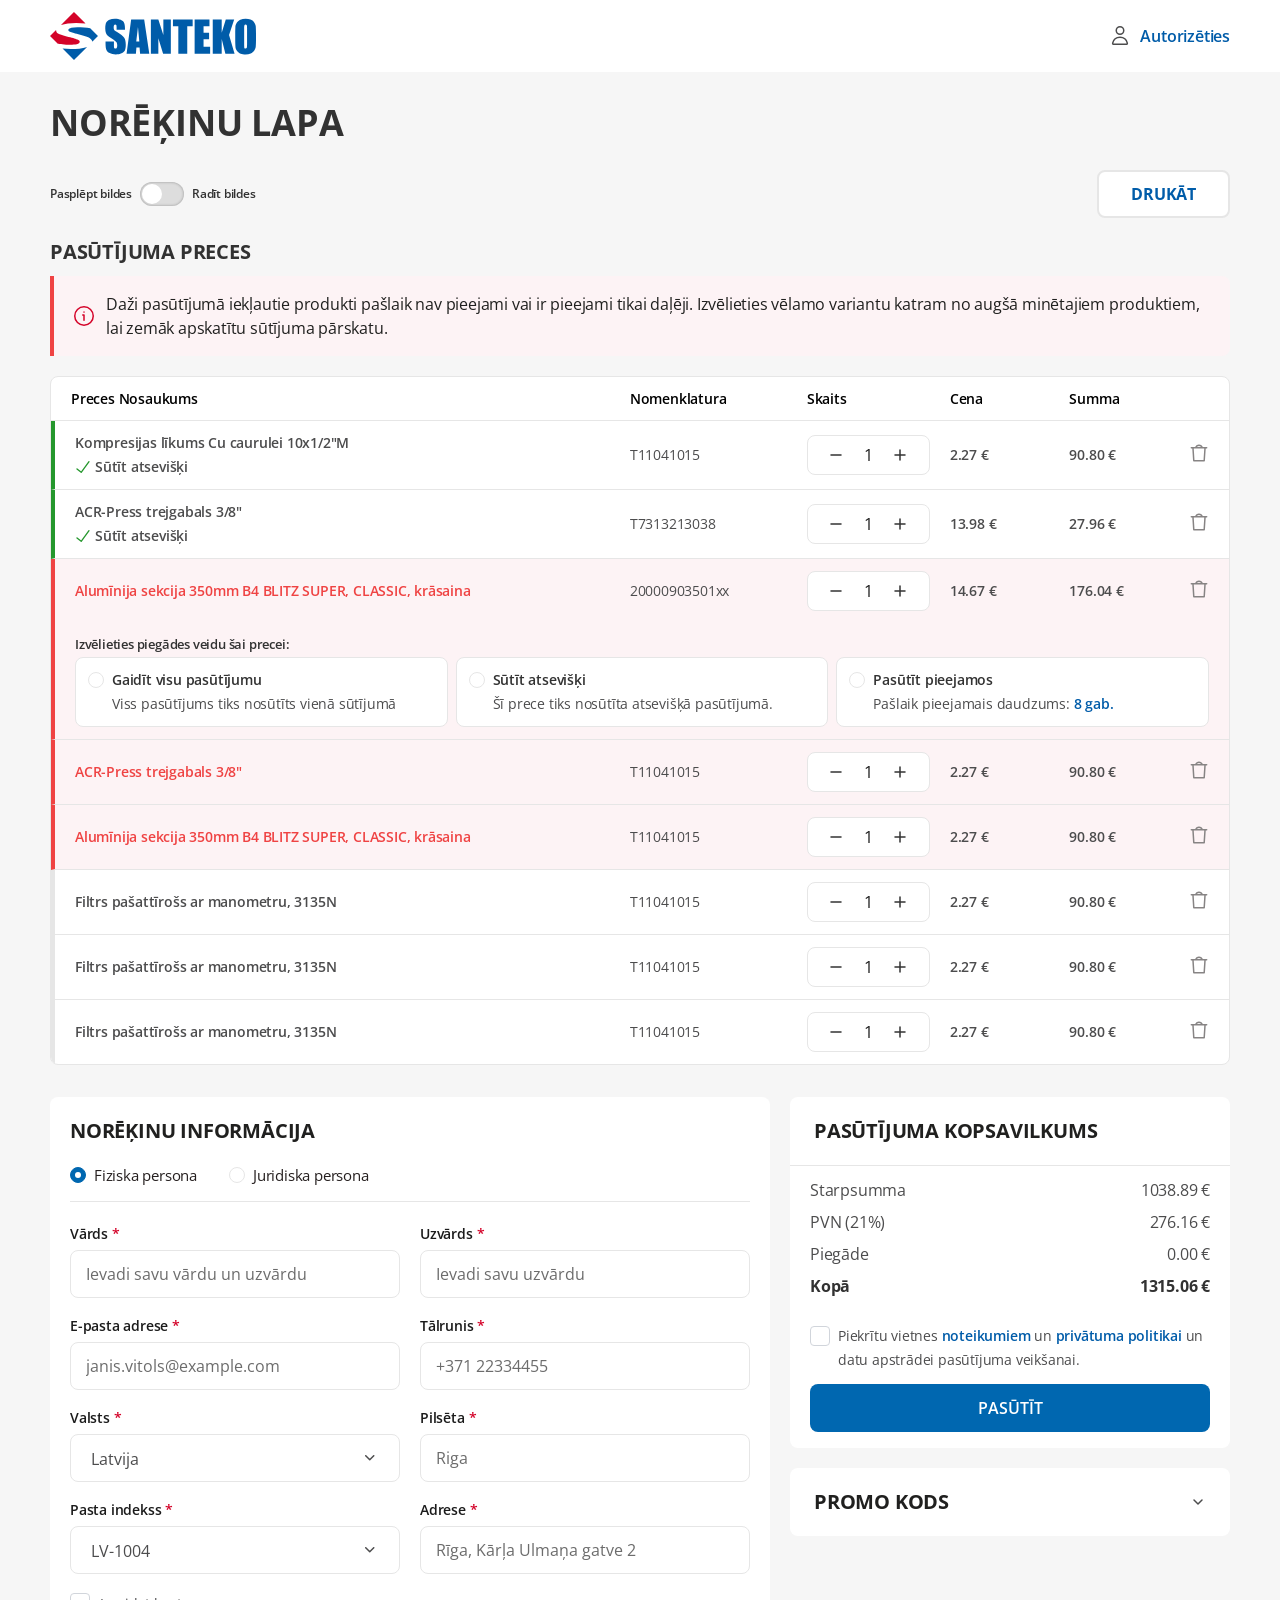
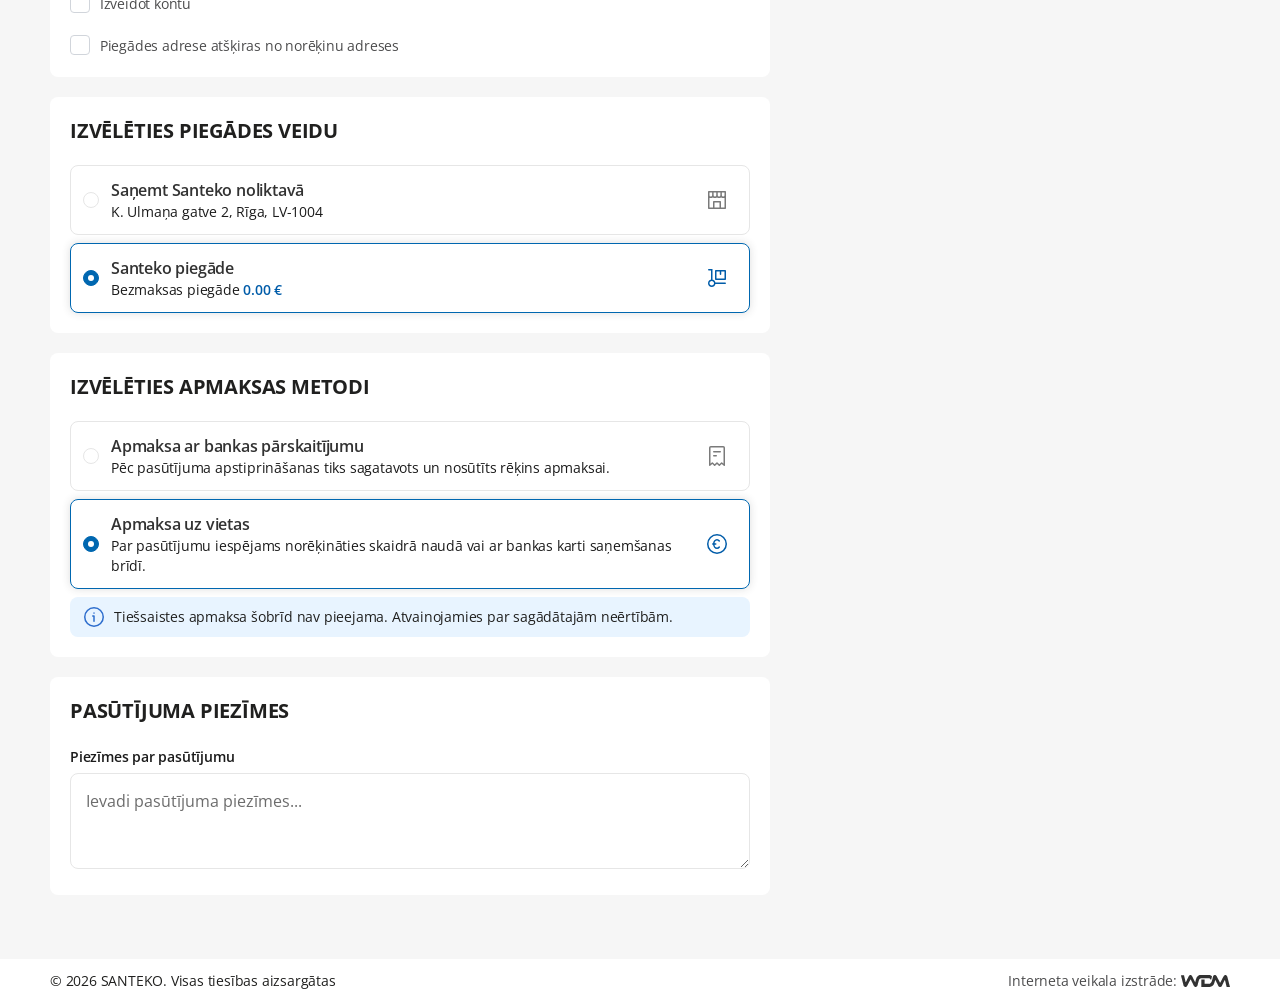
<file: checkout-1.html>
<!DOCTYPE html>
<html lang="lv">
    <head>
        <meta charset="UTF-8">
        <meta name="viewport" content="width=device-width, initial-scale=1, shrink-to-fit=no"> 
        <link href="assets/css/style.css?v=1" rel="stylesheet" />
        <title>Santeko</title>
    </head>

    <body class="woocommerce-checkout">
        <header id="masthead" class="site-checkout-header">
            <div class="container">
                <a href="#" class="site-logo">
                    <img src="assets/images/logo.svg" alt="">
                </a>

                <div class="user-account">
                    <a href="#" class="user-account user-account--login">
                        <img src="assets/images/icons/checkout-header-account-icon.svg" alt="">
                        <span>Autorizēties</span>
                    </a>
                </div>
            </div> 
        </header>     

        <main id="main" class="site-main" role="main"> 
            <div class="container">
                <h1 class="page-heading">Norēķinu lapa</h1>

                <div class="checkout-toolbar">
                    <div class="checkbox-toggle-holder d-flex align-items-center">
                        <span>Pasplēpt bildes</span>

                        <label class="checkbox-toggle">
                            <input type="checkbox">
                            <span class="checkbox-toggle__slider"></span>
                        </label>

                        <span>Radīt bildes</span>
                    </div>

                    <a href="#" class="btn btn-secondary btn--print">DRUKĀT</a>
                </div>

                <h2 class="cart-heading">Pasūtījuma preces</h2>

                <div class="notice notice--warning">
                    <p class="notice__text">Daži pasūtījumā iekļautie produkti pašlaik nav pieejami vai ir pieejami tikai daļēji. Izvēlieties vēlamo variantu katram no augšā minētajiem produktiem, lai zemāk apskatītu sūtījuma pārskatu.</p>
                </div>

                <form type="post" class="checkout-form">
                    <table class="items-table">
                        <thead>
                            <tr>
                                <th class="item-name">Preces Nosaukums</th>
                                <th class="item-sku">Nomenklatura</th>
                                <th class="item-quantity">Skaits</th>
                                <th class="item-price">Cena</th>
                                <th class="item-total">Summa</th>
                                <th class="item-remove"></th>
                            </tr>
                        </thead>

                        <tbody>
                            <tr>
                                <td class="item-name" data-title="Preces Nosaukums">
                                    <div class="item-name-wrapper">
                                        <a href="#">
                                            <img src="assets/images/cart-item-name-image-1.jpg" alt="">
                                        </a>
    
                                       <div>
                                            <a href="#" class="name">Kompresijas līkums Cu caurulei 10x1/2"M</a>
                                            <p class="stock in-stock">Sūtīt atsevišķi</p>
                                       </div>
                                    </div>
                                </td>

                                <td class="item-sku" data-title="Nomenklatura">T11041015</td>
                                <td class="item-quantity" data-title="Skaits">
                                    <div class="quantity">
                                        <input type="button" value="" class="minus btn" aria-label="Decrease quantity">
                                        <input type="number" id="" class="input-text qty text" value="1" aria-label="Product quantity" min="1" name="quantity" step="1" placeholder="" inputmode="numeric" autocomplete="off">
                                        <input type="button" value="" class="plus btn" aria-label="Increase quantity">
                                    </div>
                                </td>
                                <td class="item-price" data-title="Cena">2.27 €</td>
                                <td class="item-total" data-title="Summa">90.80 €</td>
                                <td class="item-remove" data-title="">
                                    <button type="button" class="remove-btn" aria-label=""></button>
                                </td>
                            </tr>

                            <tr>
                                <td class="item-name" data-title="Preces Nosaukums">
                                    <div class="item-name-wrapper">
                                        <a href="#">
                                            <img src="assets/images/cart-item-name-image-2.jpg" alt="">
                                        </a>
    
                                       <div>
                                            <a href="#" class="name">ACR-Press trejgabals 3/8"</a>
                                            <p class="stock in-stock">Sūtīt atsevišķi</p>
                                       </div>
                                    </div>
                                </td>

                                <td class="item-sku" data-title="Nomenklatura">T7313213038</td>
                                <td class="item-quantity" data-title="Skaits">
                                    <div class="quantity">
                                        <input type="button" value="" class="minus btn" aria-label="Decrease quantity">
                                        <input type="number" id="" class="input-text qty text" value="1" aria-label="Product quantity" min="1" name="quantity" step="1" placeholder="" inputmode="numeric" autocomplete="off">
                                        <input type="button" value="" class="plus btn" aria-label="Increase quantity">
                                    </div>
                                </td>
                                <td class="item-price" data-title="Cena">13.98 €</td>
                                <td class="item-total" data-title="Summa">27.96 €</td>
                                <td class="item-remove" data-title="">
                                    <button type="button" class="remove-btn" aria-label=""></button>
                                </td>
                            </tr>

                            <tr class="red-row">
                                <td class="item-name" data-title="Preces Nosaukums">
                                    <div class="item-name-wrapper">
                                        <a href="#">
                                            <img src="assets/images/cart-item-name-image-3.jpg" alt="">
                                        </a>
    
                                       <div>
                                            <a href="#" class="name">Alumīnija sekcija 350mm B4 BLITZ SUPER, CLASSIC, krāsaina</a>
                                       </div>
                                    </div>
                                </td>

                                <td class="item-sku" data-title="Nomenklatura">20000903501xx</td>
                                <td class="item-quantity" data-title="Skaits">
                                    <div class="quantity">
                                        <input type="button" value="" class="minus btn" aria-label="Decrease quantity">
                                        <input type="number" id="" class="input-text qty text" value="1" aria-label="Product quantity" min="1" name="quantity" step="1" placeholder="" inputmode="numeric" autocomplete="off">
                                        <input type="button" value="" class="plus btn" aria-label="Increase quantity">
                                    </div>
                                </td>
                                <td class="item-price" data-title="Cena">14.67 €</td>
                                <td class="item-total" data-title="Summa">176.04 €</td>
                                <td class="item-remove" data-title="">
                                    <button type="button" class="remove-btn" aria-label=""></button>
                                </td>
                            </tr>

                            <tr class="options-row">
                                <td colspan="6">
                                    <div class="stock-options">
                                        <span class="stock-options__title">Izvēlieties piegādes veidu šai precei:</span>

                                        <div class="stock-options__list">
                                            <label class="stock-option">
                                                <input type="radio" name="stock-3" class="stock-option__radio">
                                                <span class="stock-option__title">Gaidīt visu pasūtījumu</span>
                                                <span class="stock-option__desc">Viss pasūtījums tiks nosūtīts vienā sūtījumā</span>
                                            </label>
    
                                            <label class="stock-option">
                                                <input type="radio" name="stock-3" class="stock-option__radio">
                                                <span class="stock-option__title">Sūtīt atsevišķi</span>
                                                <span class="stock-option__desc">Šī prece tiks nosūtīta atsevišķā pasūtījumā.</span>
                                            </label>
    
                                            <label class="stock-option">
                                                <input type="radio" name="stock-3" class="stock-option__radio">
                                                <span class="stock-option__title">Pasūtīt pieejamos</span>
                                                <span class="stock-option__desc">Pašlaik pieejamais daudzums: <strong>8 gab.</strong></span>
                                            </label>
                                        </div>
                                    </div>
                                </td>
                            </tr>

                            <tr class="red-row">
                                <td class="item-name" data-title="Preces Nosaukums">
                                    <div class="item-name-wrapper">
                                        <a href="#">
                                            <img src="assets/images/cart-item-name-image-1.jpg" alt="">
                                        </a>
    
                                       <div>
                                            <a href="#" class="name">ACR-Press trejgabals 3/8"</a>
                                       </div>
                                    </div>
                                </td>

                                <td class="item-sku" data-title="Nomenklatura">T11041015</td>
                                <td class="item-quantity" data-title="Skaits">
                                    <div class="quantity">
                                        <input type="button" value="" class="minus btn" aria-label="Decrease quantity">
                                        <input type="number" id="" class="input-text qty text" value="1" aria-label="Product quantity" min="1" name="quantity" step="1" placeholder="" inputmode="numeric" autocomplete="off">
                                        <input type="button" value="" class="plus btn" aria-label="Increase quantity">
                                    </div>
                                </td>
                                <td class="item-price" data-title="Cena">2.27 €</td>
                                <td class="item-total" data-title="Summa">90.80 €</td>
                                <td class="item-remove" data-title="">
                                    <button type="button" class="remove-btn" aria-label=""></button>
                                </td>
                            </tr>

                            <tr class="red-row">
                                <td class="item-name" data-title="Preces Nosaukums">
                                    <div class="item-name-wrapper">
                                        <a href="#">
                                            <img src="assets/images/cart-item-name-image-1.jpg" alt="">
                                        </a>
    
                                       <div>
                                            <a href="#" class="name">Alumīnija sekcija 350mm B4 BLITZ SUPER, CLASSIC, krāsaina</a>
                                       </div>
                                    </div>
                                </td>

                                <td class="item-sku" data-title="Nomenklatura">T11041015</td>
                                <td class="item-quantity" data-title="Skaits">
                                    <div class="quantity">
                                        <input type="button" value="" class="minus btn" aria-label="Decrease quantity">
                                        <input type="number" id="" class="input-text qty text" value="1" aria-label="Product quantity" min="1" name="quantity" step="1" placeholder="" inputmode="numeric" autocomplete="off">
                                        <input type="button" value="" class="plus btn" aria-label="Increase quantity">
                                    </div>
                                </td>
                                <td class="item-price" data-title="Cena">2.27 €</td>
                                <td class="item-total" data-title="Summa">90.80 €</td>
                                <td class="item-remove" data-title="">
                                    <button type="button" class="remove-btn" aria-label=""></button>
                                </td>
                            </tr>

                            <tr>
                                <td class="item-name" data-title="Preces Nosaukums">
                                    <div class="item-name-wrapper">
                                        <a href="#">
                                            <img src="assets/images/cart-item-name-image-1.jpg" alt="">
                                        </a>
    
                                       <div>
                                            <a href="#" class="name">Filtrs pašattīrošs ar manometru, 3135N</a>
                                       </div>
                                    </div>
                                </td>

                                <td class="item-sku" data-title="Nomenklatura">T11041015</td>
                                <td class="item-quantity" data-title="Skaits">
                                    <div class="quantity">
                                        <input type="button" value="" class="minus btn" aria-label="Decrease quantity">
                                        <input type="number" id="" class="input-text qty text" value="1" aria-label="Product quantity" min="1" name="quantity" step="1" placeholder="" inputmode="numeric" autocomplete="off">
                                        <input type="button" value="" class="plus btn" aria-label="Increase quantity">
                                    </div>
                                </td>
                                <td class="item-price" data-title="Cena">2.27 €</td>
                                <td class="item-total" data-title="Summa">90.80 €</td>
                                <td class="item-remove" data-title="">
                                    <button type="button" class="remove-btn" aria-label=""></button>
                                </td>
                            </tr>

                            <tr>
                                <td class="item-name" data-title="Preces Nosaukums">
                                    <div class="item-name-wrapper">
                                        <a href="#">
                                            <img src="assets/images/cart-item-name-image-1.jpg" alt="">
                                        </a>
    
                                       <div>
                                            <a href="#" class="name">Filtrs pašattīrošs ar manometru, 3135N</a>
                                       </div>
                                    </div>
                                </td>

                                <td class="item-sku" data-title="Nomenklatura">T11041015</td>
                                <td class="item-quantity" data-title="Skaits">
                                    <div class="quantity">
                                        <input type="button" value="" class="minus btn" aria-label="Decrease quantity">
                                        <input type="number" id="" class="input-text qty text" value="1" aria-label="Product quantity" min="1" name="quantity" step="1" placeholder="" inputmode="numeric" autocomplete="off">
                                        <input type="button" value="" class="plus btn" aria-label="Increase quantity">
                                    </div>
                                </td>
                                <td class="item-price" data-title="Cena">2.27 €</td>
                                <td class="item-total" data-title="Summa">90.80 €</td>
                                <td class="item-remove" data-title="">
                                    <button type="button" class="remove-btn" aria-label=""></button>
                                </td>
                            </tr>

                            <tr>
                                <td class="item-name" data-title="Preces Nosaukums">
                                    <div class="item-name-wrapper">
                                        <a href="#">
                                            <img src="assets/images/cart-item-name-image-1.jpg" alt="">
                                        </a>
    
                                       <div>
                                            <a href="#" class="name">Filtrs pašattīrošs ar manometru, 3135N</a>
                                       </div>
                                    </div>
                                </td>

                                <td class="item-sku" data-title="Nomenklatura">T11041015</td>
                                <td class="item-quantity" data-title="Skaits">
                                    <div class="quantity">
                                        <input type="button" value="" class="minus btn" aria-label="Decrease quantity">
                                        <input type="number" id="" class="input-text qty text" value="1" aria-label="Product quantity" min="1" name="quantity" step="1" placeholder="" inputmode="numeric" autocomplete="off">
                                        <input type="button" value="" class="plus btn" aria-label="Increase quantity">
                                    </div>
                                </td>
                                <td class="item-price" data-title="Cena">2.27 €</td>
                                <td class="item-total" data-title="Summa">90.80 €</td>
                                <td class="item-remove" data-title="">
                                    <button type="button" class="remove-btn" aria-label=""></button>
                                </td>
                            </tr>
                        </tbody>
                    </table>

                    <div class="blocks-holder">
                        <div class="customer-details">
                            <div class="woocommerce-billing-fields__field-wrapper">
                                <h3>Norēķinu informācija</h3>

                                <div class="customer-type-row">
                                    <div class="customer-type-row__radio">
                                        <input type="radio" name="customer-type" value="individual" id="customer-type-individual" checked="">
                                        <label for="customer-type-individual">Fiziska persona</label>
                                    </div>

                                    <div class="customer-type-row__radio">
                                        <input type="radio" name="customer-type" value="company" id="customer-type-company">
                                        <label for="customer-type-company">Juridiska persona</label>
                                    </div>
                                </div>

                                <div class="form-row">
                                    <label class="required_field">Vārds</label>
                                    <input type="text" name="" class="input-text" placeholder="Ievadi savu vārdu un uzvārdu">
                                </div>

                                <div class="form-row">
                                    <label class="required_field">Uzvārds</label>
                                    <input type="text" name="" class="input-text" placeholder="Ievadi savu uzvārdu">
                                </div>

                                <div class="form-row">
                                    <label class="required_field">E-pasta adrese</label>
                                    <input type="email" name="" value="" class="input-text" placeholder="janis.vitols@example.com">
                                </div>

                                <div class="form-row">
                                    <label class="required_field">Tālrunis</label>
                                    <input type="text" name="" value="" class="input-text" placeholder="+371 22334455">
                                </div>

                                <div class="form-row">
                                    <label class="required_field">Valsts</label>
                                    
                                    <select name="country">
                                        <option value="Latvija" selected="">Latvija</option>
                                        <option value="Lietuva">Lietuva</option>
                                        <option value="Igaunija">Igaunija</option>
                                    </select>
                                </div>

                                <div class="form-row">
                                    <label class="required_field">Pilsēta</label>
                                    <input type="text" name="" value="" class="input-text" placeholder="Riga">
                                </div>

                                <div class="form-row">
                                    <label class="required_field">Pasta indekss</label>
                                    
                                    <select name="postal-code">
                                        <option value="LV-1004" selected="">LV-1004</option>
                                        <option value="LT-1004">LT-1004</option>
                                        <option value="EE-1004">EE-1004</option>
                                    </select>
                                </div>

                                <div class="form-row">
                                    <label class="required_field">Adrese</label>
                                    <input type="text" name="" value="" class="input-text" placeholder="Rīga, Kārļa Ulmaņa gatve 2">
                                </div>

                                <div div class="form-row form-row--hidden">
                                    <label class="required_field">Juridiskā adrese</label>
                                    <input type="text" name="" value="Rīga, Artilērijas iela 25 - 41" class="input-text" placeholder="Ievadi juridisko adresi">
                                </div>

                                <div class="form-row form-row--hidden">
                                    <label class="required_field">Reģistrācijas nr.</label>
                                    <input type="text" name="" value="40203062931" class="input-text" placeholder="Ievadi reģistrācijas numuru">
                                </div>

                                <div class="form-row create-account-row">
                                    <input type="checkbox" id="create-account" name="create-account">
                                    <label for="create-account">Izveidot kontu</label>
                                </div>

                                <div class="form-row password-row">
                                    <label>Parole</label>

                                    <div class="password-input">
                                        <input type="password" name="password" class="input-text" placeholder="**********************" required="">
                                        <button type="button" class="show-password-input" aria-label="Show password"></button>
                                    </div>
                                </div>

                                <div class="form-row">
                                    <input type="checkbox" id="delivery-address-dif" name="delivery-address-dif">
                                    <label for="delivery-address-dif">Piegādes adrese atšķiras no norēķinu adreses</label>
                                </div>

                            </div>

                            <div class="woocommerce-billing-fields__field-wrapper">
                                <h3>IZVĒLĒTIES PIEGĀDES VEIDU</h3>

                                <label class="option-card">
                                    <input type="radio" name="delivery" class="option-card__radio">

                                    <div class="option-card__body">
                                        <span class="option-card__name">Saņemt Santeko noliktavā</span>
                                        <span class="option-card__desc">K. Ulmaņa gatve 2, Rīga, LV-1004</span>
                                    </div>

                                    <div class="option-card__icon" aria-hidden="true">
                                        <svg width="24" height="24" viewBox="0 0 24 24" fill="none" xmlns="http://www.w3.org/2000/svg">
                                            <path d="M15.25 20.25V13.75H8.75V20.25M7.875 3.75V7.2M7.875 7.2C7.875 8.33909 6.95159 9.27 5.8125 9.27C4.67341 9.27 3.75 8.33909 3.75 7.2M7.875 7.2C7.875 8.33909 8.79841 9.27 9.9375 9.27C11.0766 9.27 12 8.33909 12 7.2M12 3.75V7.2M12 7.2C12 8.33909 12.9234 9.27 14.0625 9.27C15.2016 9.27 16.125 8.33909 16.125 7.2M16.125 3.75V7.2M16.125 7.2C16.125 8.33909 17.0484 9.27 18.1875 9.27C19.3266 9.27 20.25 8.33909 20.25 7.2M20.25 3.75V20.25H3.75V3.75H20.25Z" stroke="#005CA9" stroke-width="1.5" stroke-linecap="round" stroke-linejoin="round"/>
                                        </svg>
                                    </div>
                                </label>

                                <label class="option-card">
                                    <input type="radio" name="delivery" class="option-card__radio" checked>
                                    
                                    <div class="option-card__body">
                                        <span class="option-card__name">Santeko piegāde</span>
                                        <span class="option-card__desc">Bezmaksas piegāde <strong>0.00 €</strong></span>
                                    </div>

                                    <div class="option-card__icon" aria-hidden="true">
                                        <svg width="24" height="24" viewBox="0 0 24 24" fill="none" xmlns="http://www.w3.org/2000/svg">
                                            <path d="M3.75 3C3.33579 3 3 3.33579 3 3.75C3 4.16421 3.33579 4.5 3.75 4.5V3.75V3ZM6.75 3.75H7.5V3H6.75V3.75ZM6 14C6 14.4142 6.33579 14.75 6.75 14.75C7.16421 14.75 7.5 14.4142 7.5 14H6.75H6ZM10 16.5C9.58579 16.5 9.25 16.8358 9.25 17.25C9.25 17.6642 9.58579 18 10 18V17.25V16.5ZM20.25 18C20.6642 18 21 17.6642 21 17.25C21 16.8358 20.6642 16.5 20.25 16.5V17.25V18ZM10.75 4.75V4C10.3358 4 10 4.33579 10 4.75H10.75ZM20.25 4.75H21C21 4.33579 20.6642 4 20.25 4V4.75ZM20.25 13.25V14C20.6642 14 21 13.6642 21 13.25H20.25ZM10.75 13.25H10C10 13.6642 10.3358 14 10.75 14V13.25ZM14.75 8.25C14.75 8.66421 15.0858 9 15.5 9C15.9142 9 16.25 8.66421 16.25 8.25H15.5H14.75ZM3.75 3.75V4.5H6.75V3.75V3H3.75V3.75ZM6.75 3.75H6V14H6.75H7.5V3.75H6.75ZM10 17.25V18H20.25V17.25V16.5H10V17.25ZM20.25 4.75H19.5V13.25H20.25H21V4.75H20.25ZM20.25 13.25V12.5H10.75V13.25V14H20.25V13.25ZM10.75 13.25H11.5V4.75H10.75H10V13.25H10.75ZM10.75 4.75V5.5H15.5V4.75V4H10.75V4.75ZM15.5 4.75V5.5H20.25V4.75V4H15.5V4.75ZM15.5 8.25H16.25V4.75H15.5H14.75V8.25H15.5ZM9.75 17.25H9C9 18.4926 7.99264 19.5 6.75 19.5V20.25V21C8.82107 21 10.5 19.3211 10.5 17.25H9.75ZM6.75 20.25V19.5C5.50736 19.5 4.5 18.4926 4.5 17.25H3.75H3C3 19.3211 4.67893 21 6.75 21V20.25ZM3.75 17.25H4.5C4.5 16.0074 5.50736 15 6.75 15V14.25V13.5C4.67893 13.5 3 15.1789 3 17.25H3.75ZM6.75 14.25V15C7.99264 15 9 16.0074 9 17.25H9.75H10.5C10.5 15.1789 8.82107 13.5 6.75 13.5V14.25Z" fill="#005CA9"/>
                                        </svg>
                                    </div>
                                </label>
                            </div>

                            <div class="woocommerce-billing-fields__field-wrapper">
                                <h3>Izvēlēties Apmaksas metodi</h3>

                                <label class="option-card">
                                    <input type="radio" name="payment" class="option-card__radio">

                                    <div class="option-card__body">
                                        <span class="option-card__name">Apmaksa ar bankas pārskaitījumu</span>
                                        <span class="option-card__desc">Pēc pasūtījuma apstiprināšanas tiks sagatavots un nosūtīts rēķins apmaksai.</span>
                                    </div>

                                    <div class="option-card__icon" aria-hidden="true">
                                        <svg width="24" height="24" viewBox="0 0 24 24" fill="none" xmlns="http://www.w3.org/2000/svg">
                                            <path d="M8.75 7.75H15.25M8.75 11.75H11.25M19.25 21.25V3.75C19.25 3.19772 18.8023 2.75 18.25 2.75H5.75C5.19772 2.75 4.75 3.19772 4.75 3.75V21.25L7.33333 19L9.66667 21.25L12 19L14.3333 21.25L16.6667 19L19.25 21.25Z" stroke="#005CA9" stroke-width="1.5" stroke-linecap="round" stroke-linejoin="round"/>
                                        </svg>
                                    </div>
                                </label>

                                <label class="option-card">
                                    <input type="radio" name="payment" class="option-card__radio" checked>
                                    
                                    <div class="option-card__body">
                                        <span class="option-card__name">Apmaksa uz vietas</span>
                                        <span class="option-card__desc">Par pasūtījumu iespējams norēķināties skaidrā naudā vai ar bankas karti saņemšanas brīdī.</span>
                                    </div>

                                    <div class="option-card__icon" aria-hidden="true">
                                        <svg width="20" height="20" viewBox="0 0 20 20" fill="none" xmlns="http://www.w3.org/2000/svg">
                                            <path d="M5.75 10H8.75M12.3021 7C11.7136 6.22784 10.8995 5.75 10 5.75C8.20507 5.75 6.75 7.65279 6.75 10C6.75 12.3472 8.20507 14.25 10 14.25C10.8995 14.25 11.7136 13.7722 12.3021 13M19.25 10C19.25 15.1086 15.1086 19.25 10 19.25C4.89137 19.25 0.75 15.1086 0.75 10C0.75 4.89137 4.89137 0.75 10 0.75C15.1086 0.75 19.25 4.89137 19.25 10Z" stroke="#005CA9" stroke-width="1.5" stroke-linecap="round" stroke-linejoin="round"/>
                                        </svg>
                                    </div>
                                </label>

                                <div class="notice">
                                    <p class="notice__text">Tiešsaistes apmaksa šobrīd nav pieejama. Atvainojamies par sagādātajām neērtībām.</p>
                                </div>
                            </div>

                            <div class="woocommerce-billing-fields__field-wrapper">
                                <h3>pasūtījuma piezīmes</h3>

                                <div class="form-row">
                                    <label for="order_comments" class="">Piezīmes par pasūtījumu</label>
                                    <textarea name="order-comments" class="input-text" placeholder="Ievadi pasūtījuma piezīmes..."></textarea>
                                </div>
                            </div>
                        </div>

                        <div class="wc-block-checkout__sidebar">
                            <div>
                                <div class="wp-block-woocommerce-checkout-order-summary-block">
                                    <h3 role="heading">Pasūtījuma kopsavilkums</h3>       
                                        
                                    <div class="wp-block-woocommerce-checkout-order-summary-block__wrapper">
                                        <table class="woocommerce-checkout-review-order-table">
                                            <tbody>
                                                <tr>
                                                    <th>Starpsumma</th>
                                                    <td>1038.89 €</td>
                                                </tr>
    
                                                <tr>
                                                    <th>PVN (21%)</th>
                                                    <td>276.16 €</td>
                                                </tr>
    
                                                <tr>
                                                    <th>Piegāde</th>
                                                    <td>0.00 €</td>
                                                </tr>
            
                                                <tr>
                                                    <th>Kopā</th>
                                                    <td>1315.06 €</td>
                                                </tr>
                                            </tbody>
                                        </table>
        
                                        <div class="checkbox-holder">
                                            <input type="checkbox" id="terms" name="terms" required="">
                                            <label for="terms">Piekrītu vietnes <a href="#">noteikumiem</a> un <a href="#">privātuma politikai</a> un datu apstrādei pasūtījuma veikšanai.</label>
                                        </div>
        
                                        <button type="submit" class="button alt" name="woocommerce_checkout_place_order" id="place_order" value="VEIKT PASŪTĪJUMU" data-value="VEIKT PASŪTĪJUMU">Pasūtīt</button>
                                    </div>
                                </div>
    
                                <div class="wp-block-woocommerce-checkout-order-summary-coupon-form-block">
                                    <h3 role="heading">Promo kods</h3>   
                                    
                                    <div class="form-row-wrapper">
                                        <div class="form-row">
                                            <label>Ievadi kupona kodu</label>
                                            <input type="text" class="input-text">
                                        </div>
        
                                        <button type="button" class="button" name="">Pievienot</button>
                                    </div>
                                </div>
                            </div>
                        </div>
                    </div>
                </form>
            </div>
        </main>

        <footer class="checkout-main-footer"> 
            <div class="container">
                <span class="copyrights">&copy; 2026 SANTEKO. Visas tiesības aizsargātas</span>

                <a href="#" target="_blank" class="made-by-WDM">
                    <span>Interneta veikala izstrāde:</span>
                    <img src="assets/images/logos/wdm-logo-dark.svg">
                </a>
            </div>
        </footer>

        <div class="content-overlay"></div>

        <!-- JS files -->
        <script src="assets/js/jquery.min.js"></script> 
        <script src="assets/bootstrap/dist/js/bootstrap.bundle.js"></script>
        <script src="assets/js/bootstrap-select.min.js"></script> 
        <script src="assets/js/swiper-bundle.min.js"></script> 
        <script src="assets/js/fancybox.min.js"></script> 
        <script src="assets/js/functions.js?v=1"></script>       
    </body>
</html>
</file>
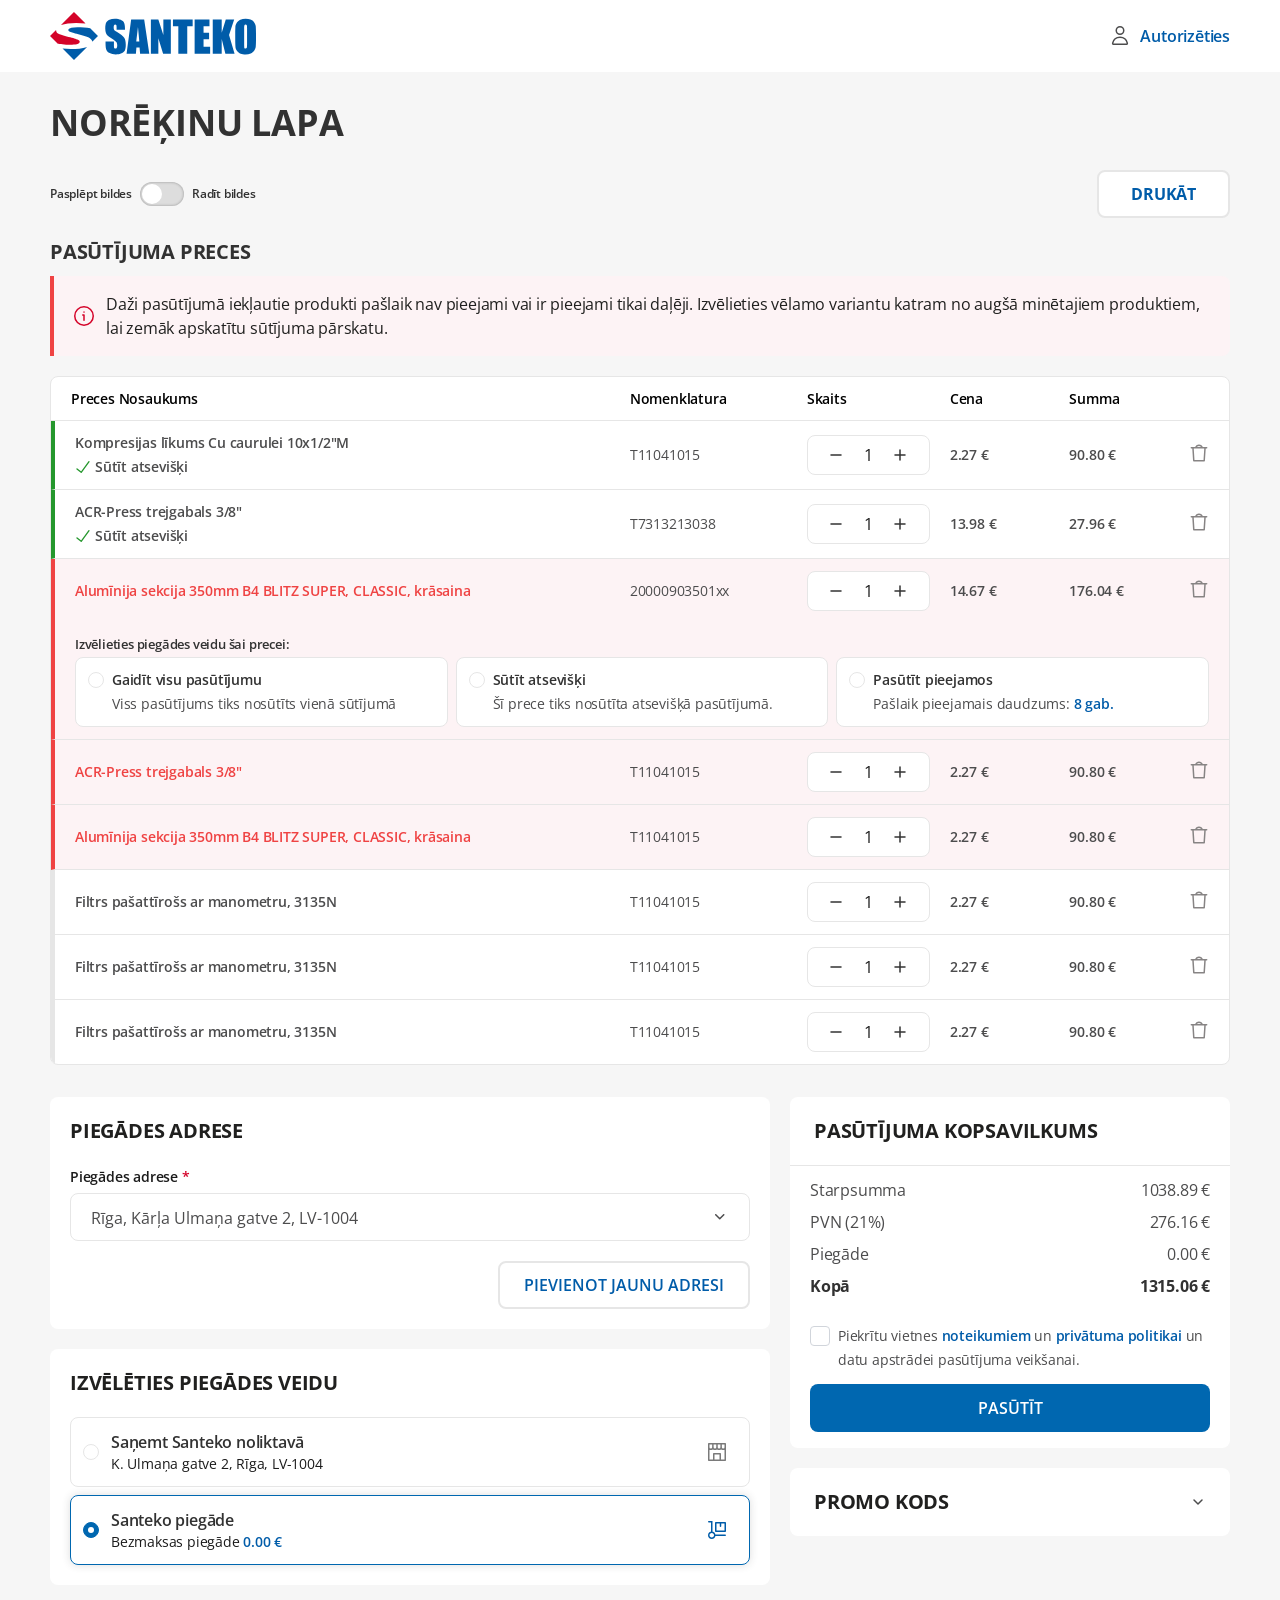
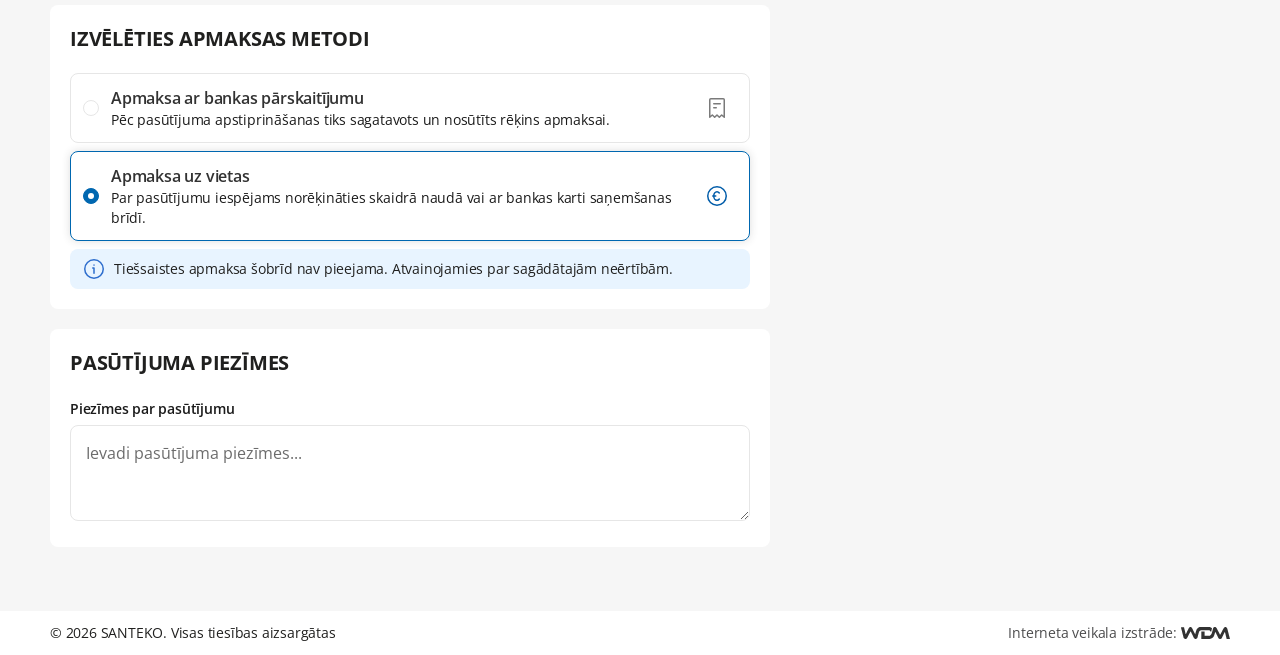
<file: checkout-2.html>
<!DOCTYPE html>
<html lang="lv">
    <head>
        <meta charset="UTF-8">
        <meta name="viewport" content="width=device-width, initial-scale=1, shrink-to-fit=no"> 
        <link href="assets/css/style.css?v=1" rel="stylesheet" />
        <title>Santeko</title>
    </head>

    <body class="woocommerce-checkout">
        <header id="masthead" class="site-checkout-header">
            <div class="container">
                <a href="#" class="site-logo">
                    <img src="assets/images/logo.svg" alt="">
                </a>

                <div class="user-account">
                    <a href="#" class="user-account user-account--login">
                        <img src="assets/images/icons/checkout-header-account-icon.svg" alt="">
                        <span>Autorizēties</span>
                    </a>
                </div>
            </div> 
        </header>     

        <main id="main" class="site-main" role="main"> 
            <div class="container">
                <h1 class="page-heading">Norēķinu lapa</h1>

                <div class="checkout-toolbar">
                    <div class="checkbox-toggle-holder d-flex align-items-center">
                        <span>Pasplēpt bildes</span>

                        <label class="checkbox-toggle">
                            <input type="checkbox">
                            <span class="checkbox-toggle__slider"></span>
                        </label>

                        <span>Radīt bildes</span>
                    </div>

                    <a href="#" class="btn btn-secondary btn--print">DRUKĀT</a>
                </div>

                <h2 class="cart-heading">Pasūtījuma preces</h2>

                <div class="notice notice--warning">
                    <p class="notice__text">Daži pasūtījumā iekļautie produkti pašlaik nav pieejami vai ir pieejami tikai daļēji. Izvēlieties vēlamo variantu katram no augšā minētajiem produktiem, lai zemāk apskatītu sūtījuma pārskatu.</p>
                </div>

                <form type="post" class="checkout-form">
                    <table class="items-table">
                        <thead>
                            <tr>
                                <th class="item-name">Preces Nosaukums</th>
                                <th class="item-sku">Nomenklatura</th>
                                <th class="item-quantity">Skaits</th>
                                <th class="item-price">Cena</th>
                                <th class="item-total">Summa</th>
                                <th class="item-remove"></th>
                            </tr>
                        </thead>

                        <tbody>
                            <tr>
                                <td class="item-name" data-title="Preces Nosaukums">
                                    <div class="item-name-wrapper">
                                        <a href="#">
                                            <img src="assets/images/cart-item-name-image-1.jpg" alt="">
                                        </a>
    
                                       <div>
                                            <a href="#" class="name">Kompresijas līkums Cu caurulei 10x1/2"M</a>
                                            <p class="stock in-stock">Sūtīt atsevišķi</p>
                                       </div>
                                    </div>
                                </td>

                                <td class="item-sku" data-title="Nomenklatura">T11041015</td>
                                <td class="item-quantity" data-title="Skaits">
                                    <div class="quantity">
                                        <input type="button" value="" class="minus btn" aria-label="Decrease quantity">
                                        <input type="number" id="" class="input-text qty text" value="1" aria-label="Product quantity" min="1" name="quantity" step="1" placeholder="" inputmode="numeric" autocomplete="off">
                                        <input type="button" value="" class="plus btn" aria-label="Increase quantity">
                                    </div>
                                </td>
                                <td class="item-price" data-title="Cena">2.27 €</td>
                                <td class="item-total" data-title="Summa">90.80 €</td>
                                <td class="item-remove" data-title="">
                                    <button type="button" class="remove-btn" aria-label=""></button>
                                </td>
                            </tr>

                            <tr>
                                <td class="item-name" data-title="Preces Nosaukums">
                                    <div class="item-name-wrapper">
                                        <a href="#">
                                            <img src="assets/images/cart-item-name-image-2.jpg" alt="">
                                        </a>
    
                                       <div>
                                            <a href="#" class="name">ACR-Press trejgabals 3/8"</a>
                                            <p class="stock in-stock">Sūtīt atsevišķi</p>
                                       </div>
                                    </div>
                                </td>

                                <td class="item-sku" data-title="Nomenklatura">T7313213038</td>
                                <td class="item-quantity" data-title="Skaits">
                                    <div class="quantity">
                                        <input type="button" value="" class="minus btn" aria-label="Decrease quantity">
                                        <input type="number" id="" class="input-text qty text" value="1" aria-label="Product quantity" min="1" name="quantity" step="1" placeholder="" inputmode="numeric" autocomplete="off">
                                        <input type="button" value="" class="plus btn" aria-label="Increase quantity">
                                    </div>
                                </td>
                                <td class="item-price" data-title="Cena">13.98 €</td>
                                <td class="item-total" data-title="Summa">27.96 €</td>
                                <td class="item-remove" data-title="">
                                    <button type="button" class="remove-btn" aria-label=""></button>
                                </td>
                            </tr>

                            <tr class="red-row">
                                <td class="item-name" data-title="Preces Nosaukums">
                                    <div class="item-name-wrapper">
                                        <a href="#">
                                            <img src="assets/images/cart-item-name-image-3.jpg" alt="">
                                        </a>
    
                                       <div>
                                            <a href="#" class="name">Alumīnija sekcija 350mm B4 BLITZ SUPER, CLASSIC, krāsaina</a>
                                       </div>
                                    </div>
                                </td>

                                <td class="item-sku" data-title="Nomenklatura">20000903501xx</td>
                                <td class="item-quantity" data-title="Skaits">
                                    <div class="quantity">
                                        <input type="button" value="" class="minus btn" aria-label="Decrease quantity">
                                        <input type="number" id="" class="input-text qty text" value="1" aria-label="Product quantity" min="1" name="quantity" step="1" placeholder="" inputmode="numeric" autocomplete="off">
                                        <input type="button" value="" class="plus btn" aria-label="Increase quantity">
                                    </div>
                                </td>
                                <td class="item-price" data-title="Cena">14.67 €</td>
                                <td class="item-total" data-title="Summa">176.04 €</td>
                                <td class="item-remove" data-title="">
                                    <button type="button" class="remove-btn" aria-label=""></button>
                                </td>
                            </tr>

                            <tr class="options-row">
                                <td colspan="6">
                                    <div class="stock-options">
                                        <span class="stock-options__title">Izvēlieties piegādes veidu šai precei:</span>

                                        <div class="stock-options__list">
                                            <label class="stock-option">
                                                <input type="radio" name="stock-3" class="stock-option__radio">
                                                <span class="stock-option__title">Gaidīt visu pasūtījumu</span>
                                                <span class="stock-option__desc">Viss pasūtījums tiks nosūtīts vienā sūtījumā</span>
                                            </label>
    
                                            <label class="stock-option">
                                                <input type="radio" name="stock-3" class="stock-option__radio">
                                                <span class="stock-option__title">Sūtīt atsevišķi</span>
                                                <span class="stock-option__desc">Šī prece tiks nosūtīta atsevišķā pasūtījumā.</span>
                                            </label>
    
                                            <label class="stock-option">
                                                <input type="radio" name="stock-3" class="stock-option__radio">
                                                <span class="stock-option__title">Pasūtīt pieejamos</span>
                                                <span class="stock-option__desc">Pašlaik pieejamais daudzums: <strong>8 gab.</strong></span>
                                            </label>
                                        </div>
                                    </div>
                                </td>
                            </tr>

                            <tr class="red-row">
                                <td class="item-name" data-title="Preces Nosaukums">
                                    <div class="item-name-wrapper">
                                        <a href="#">
                                            <img src="assets/images/cart-item-name-image-1.jpg" alt="">
                                        </a>
    
                                       <div>
                                            <a href="#" class="name">ACR-Press trejgabals 3/8"</a>
                                       </div>
                                    </div>
                                </td>

                                <td class="item-sku" data-title="Nomenklatura">T11041015</td>
                                <td class="item-quantity" data-title="Skaits">
                                    <div class="quantity">
                                        <input type="button" value="" class="minus btn" aria-label="Decrease quantity">
                                        <input type="number" id="" class="input-text qty text" value="1" aria-label="Product quantity" min="1" name="quantity" step="1" placeholder="" inputmode="numeric" autocomplete="off">
                                        <input type="button" value="" class="plus btn" aria-label="Increase quantity">
                                    </div>
                                </td>
                                <td class="item-price" data-title="Cena">2.27 €</td>
                                <td class="item-total" data-title="Summa">90.80 €</td>
                                <td class="item-remove" data-title="">
                                    <button type="button" class="remove-btn" aria-label=""></button>
                                </td>
                            </tr>

                            <tr class="red-row">
                                <td class="item-name" data-title="Preces Nosaukums">
                                    <div class="item-name-wrapper">
                                        <a href="#">
                                            <img src="assets/images/cart-item-name-image-1.jpg" alt="">
                                        </a>
    
                                       <div>
                                            <a href="#" class="name">Alumīnija sekcija 350mm B4 BLITZ SUPER, CLASSIC, krāsaina</a>
                                       </div>
                                    </div>
                                </td>

                                <td class="item-sku" data-title="Nomenklatura">T11041015</td>
                                <td class="item-quantity" data-title="Skaits">
                                    <div class="quantity">
                                        <input type="button" value="" class="minus btn" aria-label="Decrease quantity">
                                        <input type="number" id="" class="input-text qty text" value="1" aria-label="Product quantity" min="1" name="quantity" step="1" placeholder="" inputmode="numeric" autocomplete="off">
                                        <input type="button" value="" class="plus btn" aria-label="Increase quantity">
                                    </div>
                                </td>
                                <td class="item-price" data-title="Cena">2.27 €</td>
                                <td class="item-total" data-title="Summa">90.80 €</td>
                                <td class="item-remove" data-title="">
                                    <button type="button" class="remove-btn" aria-label=""></button>
                                </td>
                            </tr>

                            <tr>
                                <td class="item-name" data-title="Preces Nosaukums">
                                    <div class="item-name-wrapper">
                                        <a href="#">
                                            <img src="assets/images/cart-item-name-image-1.jpg" alt="">
                                        </a>
    
                                       <div>
                                            <a href="#" class="name">Filtrs pašattīrošs ar manometru, 3135N</a>
                                       </div>
                                    </div>
                                </td>

                                <td class="item-sku" data-title="Nomenklatura">T11041015</td>
                                <td class="item-quantity" data-title="Skaits">
                                    <div class="quantity">
                                        <input type="button" value="" class="minus btn" aria-label="Decrease quantity">
                                        <input type="number" id="" class="input-text qty text" value="1" aria-label="Product quantity" min="1" name="quantity" step="1" placeholder="" inputmode="numeric" autocomplete="off">
                                        <input type="button" value="" class="plus btn" aria-label="Increase quantity">
                                    </div>
                                </td>
                                <td class="item-price" data-title="Cena">2.27 €</td>
                                <td class="item-total" data-title="Summa">90.80 €</td>
                                <td class="item-remove" data-title="">
                                    <button type="button" class="remove-btn" aria-label=""></button>
                                </td>
                            </tr>

                            <tr>
                                <td class="item-name" data-title="Preces Nosaukums">
                                    <div class="item-name-wrapper">
                                        <a href="#">
                                            <img src="assets/images/cart-item-name-image-1.jpg" alt="">
                                        </a>
    
                                       <div>
                                            <a href="#" class="name">Filtrs pašattīrošs ar manometru, 3135N</a>
                                       </div>
                                    </div>
                                </td>

                                <td class="item-sku" data-title="Nomenklatura">T11041015</td>
                                <td class="item-quantity" data-title="Skaits">
                                    <div class="quantity">
                                        <input type="button" value="" class="minus btn" aria-label="Decrease quantity">
                                        <input type="number" id="" class="input-text qty text" value="1" aria-label="Product quantity" min="1" name="quantity" step="1" placeholder="" inputmode="numeric" autocomplete="off">
                                        <input type="button" value="" class="plus btn" aria-label="Increase quantity">
                                    </div>
                                </td>
                                <td class="item-price" data-title="Cena">2.27 €</td>
                                <td class="item-total" data-title="Summa">90.80 €</td>
                                <td class="item-remove" data-title="">
                                    <button type="button" class="remove-btn" aria-label=""></button>
                                </td>
                            </tr>

                            <tr>
                                <td class="item-name" data-title="Preces Nosaukums">
                                    <div class="item-name-wrapper">
                                        <a href="#">
                                            <img src="assets/images/cart-item-name-image-1.jpg" alt="">
                                        </a>
    
                                       <div>
                                            <a href="#" class="name">Filtrs pašattīrošs ar manometru, 3135N</a>
                                       </div>
                                    </div>
                                </td>

                                <td class="item-sku" data-title="Nomenklatura">T11041015</td>
                                <td class="item-quantity" data-title="Skaits">
                                    <div class="quantity">
                                        <input type="button" value="" class="minus btn" aria-label="Decrease quantity">
                                        <input type="number" id="" class="input-text qty text" value="1" aria-label="Product quantity" min="1" name="quantity" step="1" placeholder="" inputmode="numeric" autocomplete="off">
                                        <input type="button" value="" class="plus btn" aria-label="Increase quantity">
                                    </div>
                                </td>
                                <td class="item-price" data-title="Cena">2.27 €</td>
                                <td class="item-total" data-title="Summa">90.80 €</td>
                                <td class="item-remove" data-title="">
                                    <button type="button" class="remove-btn" aria-label=""></button>
                                </td>
                            </tr>
                        </tbody>
                    </table>

                    <div class="blocks-holder">
                        <div class="customer-details">
                            <div class="woocommerce-billing-fields__field-wrapper">
                                <h3>PIEGĀDES ADRESE</h3>

                                <div class="form-row form-row--wide form-row--delivery-address">
                                    <label class="required_field">Piegādes adrese</label>
                                    
                                    <div class="select-holder">
                                        <select name="delivery-address">
                                            <option value="" selected="">Rīga, Kārļa Ulmaņa gatve 2, LV-1004</option>
                                            <option value="">Viļņa, Gedimino pr. 1, LT-1004</option>
                                            <option value="">Tallina, Pärnu mnt 10, EE-1004</option>
                                        </select>

                                        <a href="#" class="btn btn-secondary btn--edit-address"></a>
                                    </div>

                                    <button type="button" class="btn btn-secondary btn--add-address">Pievienot jaunu adresi</button>
                                </div>
                            </div>

                            <div class="woocommerce-billing-fields__field-wrapper">
                                <h3>IZVĒLĒTIES PIEGĀDES VEIDU</h3>

                                <label class="option-card">
                                    <input type="radio" name="delivery" class="option-card__radio">

                                    <div class="option-card__body">
                                        <span class="option-card__name">Saņemt Santeko noliktavā</span>
                                        <span class="option-card__desc">K. Ulmaņa gatve 2, Rīga, LV-1004</span>
                                    </div>

                                    <div class="option-card__icon" aria-hidden="true">
                                        <svg width="24" height="24" viewBox="0 0 24 24" fill="none" xmlns="http://www.w3.org/2000/svg">
                                            <path d="M15.25 20.25V13.75H8.75V20.25M7.875 3.75V7.2M7.875 7.2C7.875 8.33909 6.95159 9.27 5.8125 9.27C4.67341 9.27 3.75 8.33909 3.75 7.2M7.875 7.2C7.875 8.33909 8.79841 9.27 9.9375 9.27C11.0766 9.27 12 8.33909 12 7.2M12 3.75V7.2M12 7.2C12 8.33909 12.9234 9.27 14.0625 9.27C15.2016 9.27 16.125 8.33909 16.125 7.2M16.125 3.75V7.2M16.125 7.2C16.125 8.33909 17.0484 9.27 18.1875 9.27C19.3266 9.27 20.25 8.33909 20.25 7.2M20.25 3.75V20.25H3.75V3.75H20.25Z" stroke="#005CA9" stroke-width="1.5" stroke-linecap="round" stroke-linejoin="round"/>
                                        </svg>
                                    </div>
                                </label>

                                <label class="option-card">
                                    <input type="radio" name="delivery" class="option-card__radio" checked>
                                    
                                    <div class="option-card__body">
                                        <span class="option-card__name">Santeko piegāde</span>
                                        <span class="option-card__desc">Bezmaksas piegāde <strong>0.00 €</strong></span>
                                    </div>

                                    <div class="option-card__icon" aria-hidden="true">
                                        <svg width="24" height="24" viewBox="0 0 24 24" fill="none" xmlns="http://www.w3.org/2000/svg">
                                            <path d="M3.75 3C3.33579 3 3 3.33579 3 3.75C3 4.16421 3.33579 4.5 3.75 4.5V3.75V3ZM6.75 3.75H7.5V3H6.75V3.75ZM6 14C6 14.4142 6.33579 14.75 6.75 14.75C7.16421 14.75 7.5 14.4142 7.5 14H6.75H6ZM10 16.5C9.58579 16.5 9.25 16.8358 9.25 17.25C9.25 17.6642 9.58579 18 10 18V17.25V16.5ZM20.25 18C20.6642 18 21 17.6642 21 17.25C21 16.8358 20.6642 16.5 20.25 16.5V17.25V18ZM10.75 4.75V4C10.3358 4 10 4.33579 10 4.75H10.75ZM20.25 4.75H21C21 4.33579 20.6642 4 20.25 4V4.75ZM20.25 13.25V14C20.6642 14 21 13.6642 21 13.25H20.25ZM10.75 13.25H10C10 13.6642 10.3358 14 10.75 14V13.25ZM14.75 8.25C14.75 8.66421 15.0858 9 15.5 9C15.9142 9 16.25 8.66421 16.25 8.25H15.5H14.75ZM3.75 3.75V4.5H6.75V3.75V3H3.75V3.75ZM6.75 3.75H6V14H6.75H7.5V3.75H6.75ZM10 17.25V18H20.25V17.25V16.5H10V17.25ZM20.25 4.75H19.5V13.25H20.25H21V4.75H20.25ZM20.25 13.25V12.5H10.75V13.25V14H20.25V13.25ZM10.75 13.25H11.5V4.75H10.75H10V13.25H10.75ZM10.75 4.75V5.5H15.5V4.75V4H10.75V4.75ZM15.5 4.75V5.5H20.25V4.75V4H15.5V4.75ZM15.5 8.25H16.25V4.75H15.5H14.75V8.25H15.5ZM9.75 17.25H9C9 18.4926 7.99264 19.5 6.75 19.5V20.25V21C8.82107 21 10.5 19.3211 10.5 17.25H9.75ZM6.75 20.25V19.5C5.50736 19.5 4.5 18.4926 4.5 17.25H3.75H3C3 19.3211 4.67893 21 6.75 21V20.25ZM3.75 17.25H4.5C4.5 16.0074 5.50736 15 6.75 15V14.25V13.5C4.67893 13.5 3 15.1789 3 17.25H3.75ZM6.75 14.25V15C7.99264 15 9 16.0074 9 17.25H9.75H10.5C10.5 15.1789 8.82107 13.5 6.75 13.5V14.25Z" fill="#005CA9"/>
                                        </svg>
                                    </div>
                                </label>
                            </div>

                            <div class="woocommerce-billing-fields__field-wrapper">
                                <h3>Izvēlēties Apmaksas metodi</h3>

                                <label class="option-card">
                                    <input type="radio" name="payment" class="option-card__radio">

                                    <div class="option-card__body">
                                        <span class="option-card__name">Apmaksa ar bankas pārskaitījumu</span>
                                        <span class="option-card__desc">Pēc pasūtījuma apstiprināšanas tiks sagatavots un nosūtīts rēķins apmaksai.</span>
                                    </div>

                                    <div class="option-card__icon" aria-hidden="true">
                                        <svg width="24" height="24" viewBox="0 0 24 24" fill="none" xmlns="http://www.w3.org/2000/svg">
                                            <path d="M8.75 7.75H15.25M8.75 11.75H11.25M19.25 21.25V3.75C19.25 3.19772 18.8023 2.75 18.25 2.75H5.75C5.19772 2.75 4.75 3.19772 4.75 3.75V21.25L7.33333 19L9.66667 21.25L12 19L14.3333 21.25L16.6667 19L19.25 21.25Z" stroke="#005CA9" stroke-width="1.5" stroke-linecap="round" stroke-linejoin="round"/>
                                        </svg>
                                    </div>
                                </label>

                                <label class="option-card">
                                    <input type="radio" name="payment" class="option-card__radio" checked>
                                    
                                    <div class="option-card__body">
                                        <span class="option-card__name">Apmaksa uz vietas</span>
                                        <span class="option-card__desc">Par pasūtījumu iespējams norēķināties skaidrā naudā vai ar bankas karti saņemšanas brīdī.</span>
                                    </div>

                                    <div class="option-card__icon" aria-hidden="true">
                                        <svg width="20" height="20" viewBox="0 0 20 20" fill="none" xmlns="http://www.w3.org/2000/svg">
                                            <path d="M5.75 10H8.75M12.3021 7C11.7136 6.22784 10.8995 5.75 10 5.75C8.20507 5.75 6.75 7.65279 6.75 10C6.75 12.3472 8.20507 14.25 10 14.25C10.8995 14.25 11.7136 13.7722 12.3021 13M19.25 10C19.25 15.1086 15.1086 19.25 10 19.25C4.89137 19.25 0.75 15.1086 0.75 10C0.75 4.89137 4.89137 0.75 10 0.75C15.1086 0.75 19.25 4.89137 19.25 10Z" stroke="#005CA9" stroke-width="1.5" stroke-linecap="round" stroke-linejoin="round"/>
                                        </svg>
                                    </div>
                                </label>

                                <div class="notice">
                                    <p class="notice__text">Tiešsaistes apmaksa šobrīd nav pieejama. Atvainojamies par sagādātajām neērtībām.</p>
                                </div>
                            </div>

                            <div class="woocommerce-billing-fields__field-wrapper">
                                <h3>pasūtījuma piezīmes</h3>

                                <div class="form-row">
                                    <label for="order_comments" class="">Piezīmes par pasūtījumu</label>
                                    <textarea name="order-comments" class="input-text" placeholder="Ievadi pasūtījuma piezīmes..."></textarea>
                                </div>
                            </div>
                        </div>

                        <div class="wc-block-checkout__sidebar">
                            <div>
                                <div class="wp-block-woocommerce-checkout-order-summary-block">
                                    <h3 role="heading">Pasūtījuma kopsavilkums</h3>       
                                        
                                    <div class="wp-block-woocommerce-checkout-order-summary-block__wrapper">
                                        <table class="woocommerce-checkout-review-order-table">
                                            <tbody>
                                                <tr>
                                                    <th>Starpsumma</th>
                                                    <td>1038.89 €</td>
                                                </tr>
    
                                                <tr>
                                                    <th>PVN (21%)</th>
                                                    <td>276.16 €</td>
                                                </tr>
    
                                                <tr>
                                                    <th>Piegāde</th>
                                                    <td>0.00 €</td>
                                                </tr>
            
                                                <tr>
                                                    <th>Kopā</th>
                                                    <td>1315.06 €</td>
                                                </tr>
                                            </tbody>
                                        </table>
        
                                        <div class="checkbox-holder">
                                            <input type="checkbox" id="terms" name="terms" required="">
                                            <label for="terms">Piekrītu vietnes <a href="#">noteikumiem</a> un <a href="#">privātuma politikai</a> un datu apstrādei pasūtījuma veikšanai.</label>
                                        </div>
        
                                        <button type="submit" class="button alt" name="woocommerce_checkout_place_order" id="place_order" value="VEIKT PASŪTĪJUMU" data-value="VEIKT PASŪTĪJUMU">Pasūtīt</button>
                                    </div>
                                </div>
    
                                <div class="wp-block-woocommerce-checkout-order-summary-coupon-form-block">
                                    <h3 role="heading">Promo kods</h3>   
                                    
                                    <div class="form-row-wrapper">
                                        <div class="form-row">
                                            <label>Ievadi kupona kodu</label>
                                            <input type="text" class="input-text">
                                        </div>
        
                                        <button type="button" class="button" name="">Pievienot</button>
                                    </div>
                                </div>
                            </div>
                        </div>
                    </div>
                </form>
            </div>
        </main>

        <footer class="checkout-main-footer"> 
            <div class="container">
                <span class="copyrights">&copy; 2026 SANTEKO. Visas tiesības aizsargātas</span>

                <a href="#" target="_blank" class="made-by-WDM">
                    <span>Interneta veikala izstrāde:</span>
                    <img src="assets/images/logos/wdm-logo-dark.svg">
                </a>
            </div>
        </footer>

        <div class="content-overlay"></div>

        <!-- JS files -->
        <script src="assets/js/jquery.min.js"></script> 
        <script src="assets/bootstrap/dist/js/bootstrap.bundle.js"></script>
        <script src="assets/js/bootstrap-select.min.js"></script> 
        <script src="assets/js/swiper-bundle.min.js"></script> 
        <script src="assets/js/fancybox.min.js"></script> 
        <script src="assets/js/functions.js?v=1"></script>       
    </body>
</html>
</file>
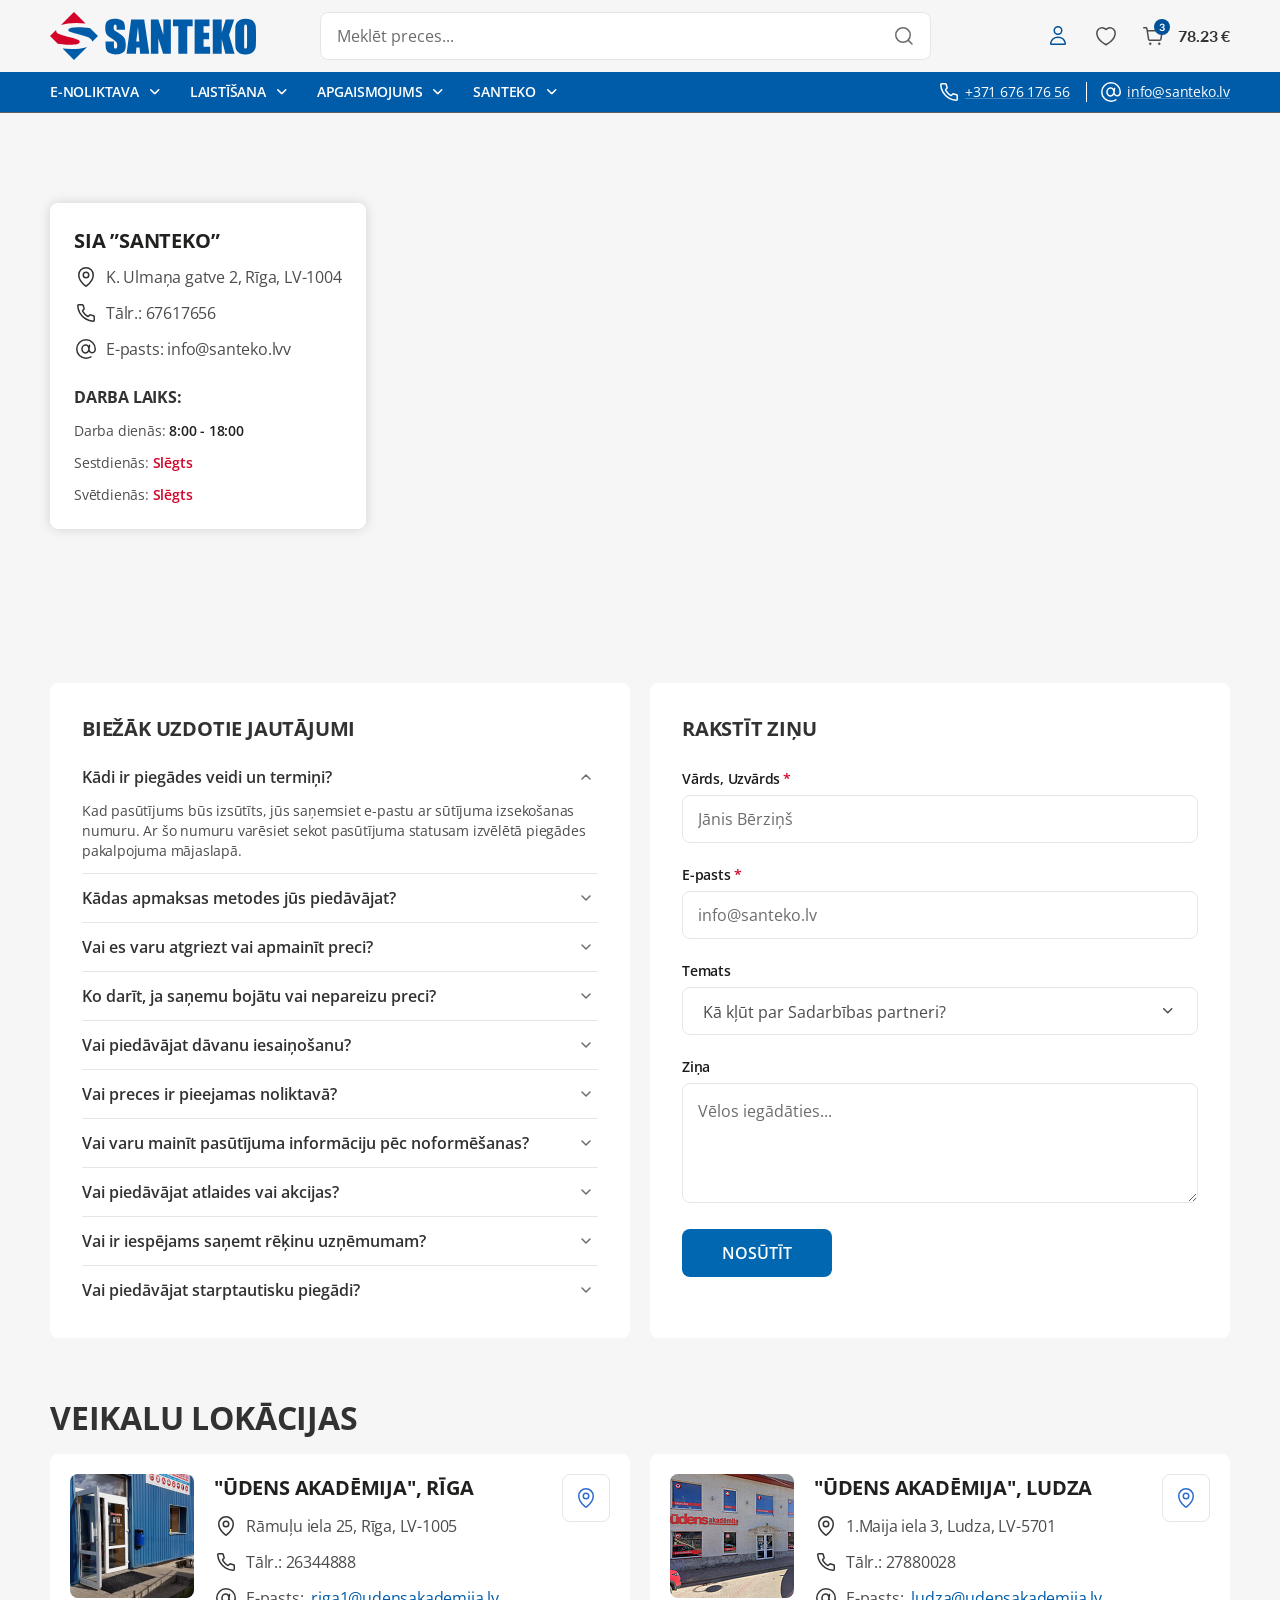
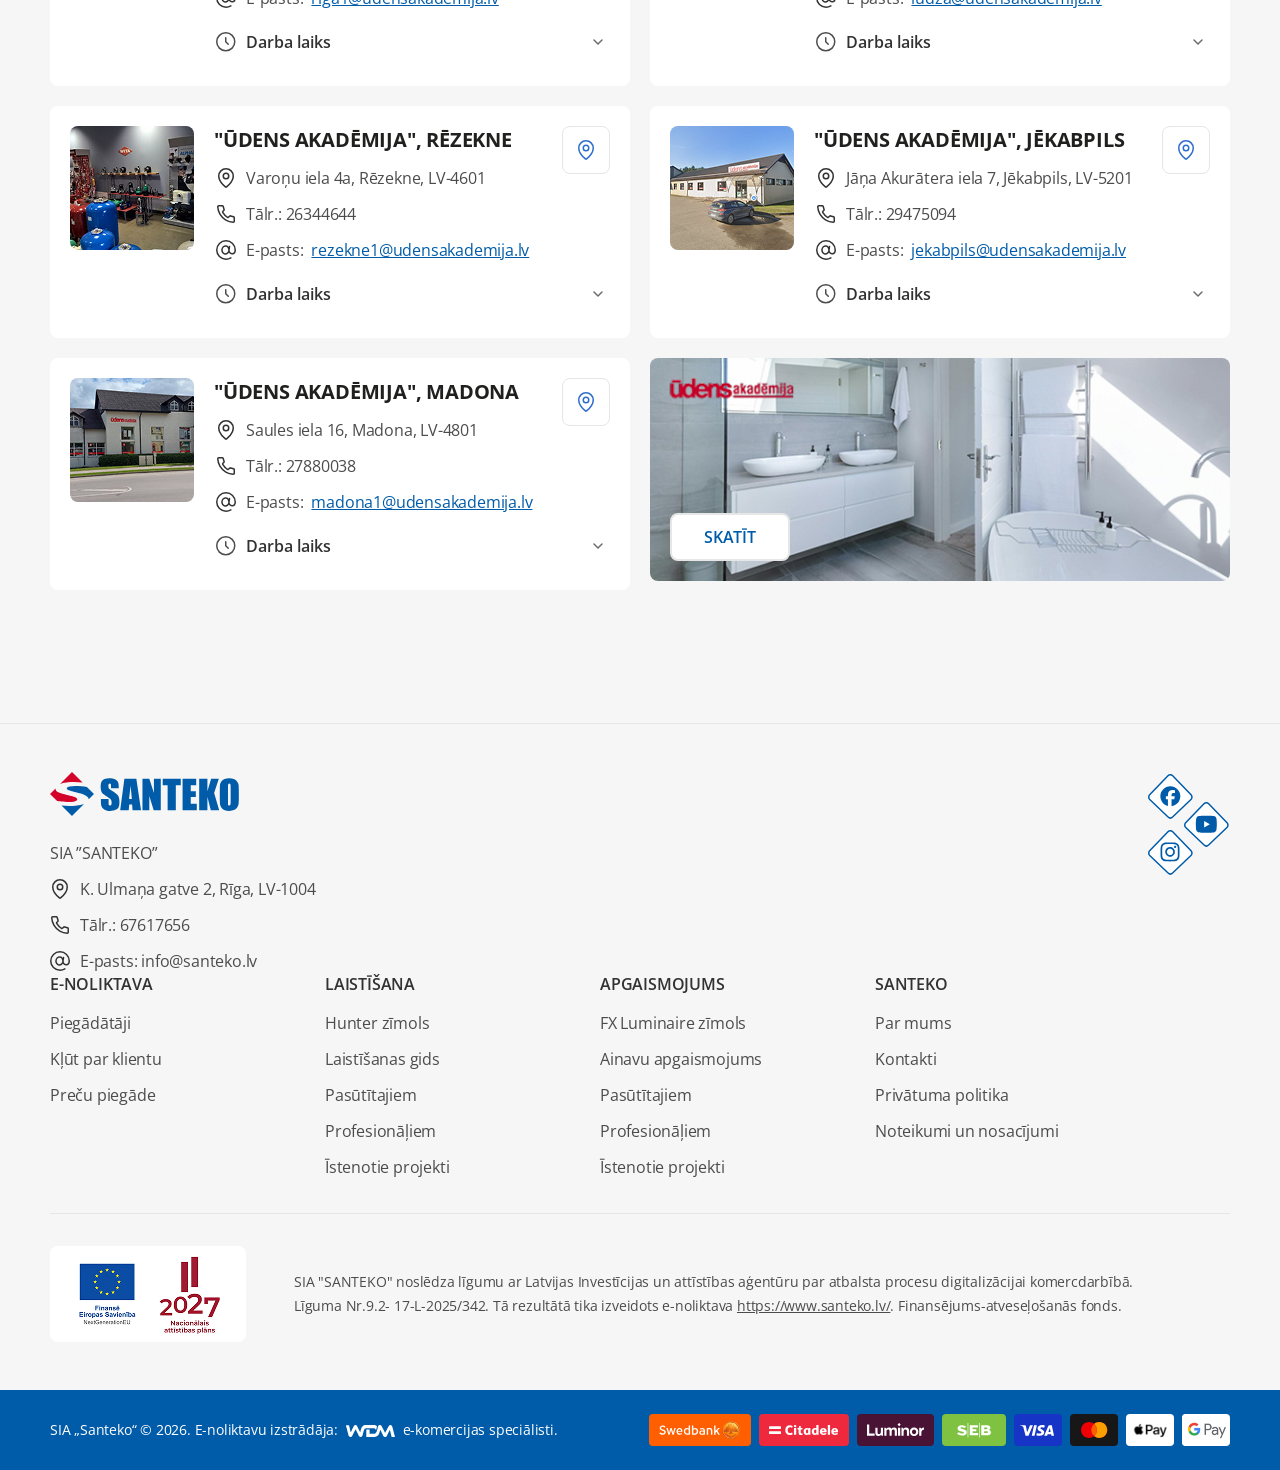
<file: contacts-page-2.html>
<!DOCTYPE html>
<html lang="lv">
    <head>
        <meta charset="UTF-8">
        <meta name="viewport" content="width=device-width, initial-scale=1, shrink-to-fit=no"> 
        <link href="assets/css/style.css?v=1" rel="stylesheet" />
        <title>Santeko</title>
    </head>

    <body>
        <header id="masthead" class="site-header">
            <div class="mobile-top-bar">
                <div class="container">
                    <ul class="header-contacts">
                        <li>
                            <a href="#">
                                <img src="assets/images/icons/header-phone-icons.svg" alt="">
                                <span>+371 676 176 56</span>
                            </a>
                        </li>

                        <li>
                            <a href="#">
                                <img src="assets/images/icons/header-email-icons.svg" alt="">
                                <span>info@santeko.lv</span>
                            </a>
                        </li>
                    </ul>
                </div>
            </div>

            <div class="main-bar">
                <div class="container">                    
                    <button type="button" class="menu-toggle">
                        <i class="icon"></i>
                    </button>
                    
                    <a href="#" class="site-logo">
                        <img src="assets/images/logo.svg" alt="">
                    </a> 

                    <div class="wd-header-search">
                        <form role="search" method="get"  action="#">
                            <input type="search" placeholder="Meklēt preces..." value="" name="">
                            <button type="submit"></button>
                        </form>
                    </div>
                    
                    <div class="buttons">
                        <a href="#" class="wd-header-my-account">
                            <img src="assets/images/icons/header-user-icon.svg" alt="">
                        </a>

                        <a href="#" class="wd-header-wishlist">
                            <img src="assets/images/icons/header-heart-icon.svg" alt="">
                        </a>

                        <a href="#" class="buttons__cart">
                            <img src="assets/images/icons/header-cart-icon.svg" alt="">
                            <span class="buttons__cart-badge">3</span>
                            <span class="buttons__cart-price">78.23 €</span>
                        </a>
                    </div>
                </div>
            </div>

            <nav id="site-navigation">    
                <div class="container">                    
                    <ul id="primary-menu-list">  
                        <li class="menu-item menu-item-has-children">
                            <a href="#">E-NOLIKTAVA</a>

                            <div class="dropdown-menu">
                                <ul class="dropdown-menu__categories">
                                    <li><a href="#">Sub Category</a></li>
                                    <li><a href="#">Sub Category</a></li>
                                    <li><a href="#">Sub Category</a></li>
                                    <li><a href="#">Sub Category</a></li>
                                    <li><a href="#">Sub Category</a></li>
                                    <li><a href="#">Sub Category</a></li>
                                    <li><a href="#">Sub Category</a></li>
                                </ul>
                            </div>
                        </li>

                        <li class="menu-item menu-item-has-children">
                            <a href="#">LAISTĪŠANA</a>

                            <div class="dropdown-menu">
                                <ul class="dropdown-menu__categories">
                                    <li><a href="#">Sub Category</a></li>
                                    <li><a href="#">Sub Category</a></li>
                                    <li><a href="#">Sub Category</a></li>
                                    <li><a href="#">Sub Category</a></li>
                                    <li><a href="#">Sub Category</a></li>
                                    <li><a href="#">Sub Category</a></li>
                                    <li><a href="#">Sub Category</a></li>
                                </ul>
                            </div>
                        </li>

                        <li class="menu-item menu-item-has-children">
                            <a href="#">APGAISMOJUMS</a>

                            <div class="dropdown-menu">
                                <ul class="dropdown-menu__categories">
                                    <li><a href="#">Sub Category</a></li>
                                    <li><a href="#">Sub Category</a></li>
                                    <li><a href="#">Sub Category</a></li>
                                    <li><a href="#">Sub Category</a></li>
                                    <li><a href="#">Sub Category</a></li>
                                    <li><a href="#">Sub Category</a></li>
                                    <li><a href="#">Sub Category</a></li>
                                </ul>
                            </div>
                        </li>

                        <li class="menu-item menu-item-has-children">
                            <a href="#">SANTEKO</a>

                            <div class="dropdown-menu">
                                <ul class="dropdown-menu__categories">
                                    <li><a href="#">Sub Category</a></li>
                                    <li><a href="#">Sub Category</a></li>
                                    <li><a href="#">Sub Category</a></li>
                                    <li><a href="#">Sub Category</a></li>
                                    <li><a href="#">Sub Category</a></li>
                                    <li><a href="#">Sub Category</a></li>
                                    <li><a href="#">Sub Category</a></li>
                                </ul>
                            </div>
                        </li>
                    </ul>

                    <ul class="header-contacts header-contacts--desktop">
                        <li>
                            <a href="#">
                                <img src="assets/images/icons/header-phone-icons.svg" alt="">
                                <span>+371 676 176 56</span>
                            </a>
                        </li>

                        <li>
                            <a href="#">
                                <img src="assets/images/icons/header-email-icons.svg" alt="">
                                <span>info@santeko.lv</span>
                            </a>
                        </li>
                    </ul>

                    <div class="mobile-view mobile-view--bottom">
                        <ul class="header-contacts">
                            <li>
                                <a href="#">
                                    <img src="assets/images/icons/header-phone-icons.svg" alt="">
                                    <span>+371 676 176 56</span>
                                </a>
                            </li>

                            <li>
                                <a href="#">
                                    <img src="assets/images/icons/header-email-icons.svg" alt="">
                                    <span>info@santeko.lv</span>
                                </a>
                            </li>
                        </ul>
                    </div>
                </div>
            </nav> 
        </header>     

        <main id="main" class="site-main" role="main"> 
            <div class="contacts-page">
                <div class="contacts-page__map">
                    <iframe src="https://www.google.com/maps/embed?pb=!1m17!1m12!1m3!1d2177.5495521982957!2d24.097928777931667!3d56.922248973539524!2m3!1f0!2f0!3f0!3m2!1i1024!2i768!4f13.1!3m2!1m1!2zNTbCsDU1JzIwLjEiTiAyNMKwMDYnMDEuOCJF!5e0!3m2!1slt!2slt!4v1780914316324!5m2!1slt!2slt" width="600" height="450" style="border:0;" allowfullscreen="" loading="lazy" referrerpolicy="no-referrer-when-downgrade"></iframe>

                    <div class="container">
                        <div class="map-info">
                            <span class="map-info__company">SIA ”SANTEKO”</span>

                            <ul class="contacts-list">
                                <li class="contacts-list__item contacts-list__item--address"><span>K. Ulmaņa gatve 2, Rīga, LV-1004</span></li>

                                <li class="contacts-list__item contacts-list__item--phone">
                                    <a href="tel:67617656">Tālr.: 67617656</a>
                                </li>

                                <li class="contacts-list__item contacts-list__item--email">
                                    <a href="mailto:laura@santeko.lv">E-pasts: info@santeko.lvv</a>
                                </li>
                            </ul>

                            <div class="working-hours">
                                <span class="working-hours__heading">Darba laiks:</span>
                                
                                <ul>
                                    <li>Darba dienās: <strong>8:00 - 18:00</strong></li>
                                    <li>Sestdienās: <strong class="color-red">Slēgts</strong></li>
                                    <li>Svētdienās: <strong class="color-red">Slēgts</strong></li>
                                </ul>
                            </div>                            
                        </div>
                    </div>
                </div>

                <div class="container">
                    <div class="contacts-form-holder">
                        <div class="contacts-form-holder__block contacts-form-holder__block--faq">
                            <h3 class="block-heading">Biežāk uzdotie jautājumi</h3>

                            <div class="accordion" id="accordion-1">
                                <div class="accordion-item">
                                    <h3 class="accordion-header">
                                        <button class="accordion-button" type="button" data-bs-toggle="collapse" data-bs-target="#collapse-1" aria-expanded="true" aria-controls="collapse-1">Kādi ir piegādes veidi un termiņi?</button>
                                    </h3>

                                    <div id="collapse-1" class="accordion-collapse collapse show" data-bs-parent="#accordion-1">
                                        <div class="accordion-body">
                                            <p>Kad pasūtījums būs izsūtīts, jūs saņemsiet e-pastu ar sūtījuma izsekošanas numuru. Ar šo numuru varēsiet sekot pasūtījuma statusam izvēlētā piegādes pakalpojuma mājaslapā.</p>
                                        </div>
                                    </div>
                                </div>

                                <div class="accordion-item">
                                    <h3 class="accordion-header">
                                        <button class="accordion-button collapsed" type="button" data-bs-toggle="collapse" data-bs-target="#collapse-2" aria-expanded="false" aria-controls="collapse-2">Kādas apmaksas metodes jūs piedāvājat?</button>
                                    </h3>

                                    <div id="collapse-2" class="accordion-collapse collapse" data-bs-parent="#accordion-1">
                                        <div class="accordion-body">
                                            <p>Lorem ipsum dolor sit amet consectetur adipisicing elit. Accusamus eveniet eaque veritatis ex sapiente a esse similique, consequuntur, suscipit dolorum, facilis officiis ratione placeat vel quis maiores tempora quam omnis?</p>
                                        </div>
                                    </div>
                                </div>

                                <div class="accordion-item">
                                    <h3 class="accordion-header">
                                        <button class="accordion-button collapsed" type="button" data-bs-toggle="collapse" data-bs-target="#collapse-3" aria-expanded="false" aria-controls="collapse-3">Vai es varu atgriezt vai apmainīt preci?</button>
                                    </h3>

                                    <div id="collapse-3" class="accordion-collapse collapse" data-bs-parent="#accordion-1">
                                        <div class="accordion-body">
                                            <p>Lorem ipsum dolor sit amet consectetur adipisicing elit. Accusamus eveniet eaque veritatis ex sapiente a esse similique, consequuntur, suscipit dolorum, facilis officiis ratione placeat vel quis maiores tempora quam omnis?</p>
                                        </div>
                                    </div>
                                </div>

                                <div class="accordion-item">
                                    <h3 class="accordion-header">
                                        <button class="accordion-button collapsed" type="button" data-bs-toggle="collapse" data-bs-target="#collapse-4" aria-expanded="false" aria-controls="collapse-4">Ko darīt, ja saņemu bojātu vai nepareizu preci?</button>
                                    </h3>

                                    <div id="collapse-4" class="accordion-collapse collapse" data-bs-parent="#accordion-1">
                                        <div class="accordion-body">
                                            <p>Lorem ipsum dolor sit amet consectetur adipisicing elit. Accusamus eveniet eaque veritatis ex sapiente a esse similique, consequuntur, suscipit dolorum, facilis officiis ratione placeat vel quis maiores tempora quam omnis?</p>
                                        </div>
                                    </div>
                                </div>

                                <div class="accordion-item">
                                    <h3 class="accordion-header">
                                        <button class="accordion-button collapsed" type="button" data-bs-toggle="collapse" data-bs-target="#collapse-5" aria-expanded="false" aria-controls="collapse-5">Vai piedāvājat dāvanu iesaiņošanu?</button>
                                    </h3>

                                    <div id="collapse-5" class="accordion-collapse collapse" data-bs-parent="#accordion-1">
                                        <div class="accordion-body">
                                            <p>Lorem ipsum dolor sit amet consectetur adipisicing elit. Accusamus eveniet eaque veritatis ex sapiente a esse similique, consequuntur, suscipit dolorum, facilis officiis ratione placeat vel quis maiores tempora quam omnis?</p>
                                        </div>
                                    </div>
                                </div>

                                <div class="accordion-item">
                                    <h3 class="accordion-header">
                                        <button class="accordion-button collapsed" type="button" data-bs-toggle="collapse" data-bs-target="#collapse-6" aria-expanded="false" aria-controls="collapse-6">Vai preces ir pieejamas noliktavā?</button>
                                    </h3>

                                    <div id="collapse-6" class="accordion-collapse collapse" data-bs-parent="#accordion-1">
                                        <div class="accordion-body">
                                            <p>Lorem ipsum dolor sit amet consectetur adipisicing elit. Accusamus eveniet eaque veritatis ex sapiente a esse similique, consequuntur, suscipit dolorum, facilis officiis ratione placeat vel quis maiores tempora quam omnis?</p>
                                        </div>
                                    </div>
                                </div>

                                <div class="accordion-item">
                                    <h3 class="accordion-header">
                                        <button class="accordion-button collapsed" type="button" data-bs-toggle="collapse" data-bs-target="#collapse-7" aria-expanded="false" aria-controls="collapse-7">Vai varu mainīt pasūtījuma informāciju pēc noformēšanas?</button>
                                    </h3>

                                    <div id="collapse-7" class="accordion-collapse collapse" data-bs-parent="#accordion-1">
                                        <div class="accordion-body">
                                            <p>Lorem ipsum dolor sit amet consectetur adipisicing elit. Accusamus eveniet eaque veritatis ex sapiente a esse similique, consequuntur, suscipit dolorum, facilis officiis ratione placeat vel quis maiores tempora quam omnis?</p>
                                        </div>
                                    </div>
                                </div>

                                <div class="accordion-item">
                                    <h3 class="accordion-header">
                                        <button class="accordion-button collapsed" type="button" data-bs-toggle="collapse" data-bs-target="#collapse-8" aria-expanded="false" aria-controls="collapse-8">Vai piedāvājat atlaides vai akcijas?</button>
                                    </h3>

                                    <div id="collapse-8" class="accordion-collapse collapse" data-bs-parent="#accordion-1">
                                        <div class="accordion-body">
                                            <p>Lorem ipsum dolor sit amet consectetur adipisicing elit. Accusamus eveniet eaque veritatis ex sapiente a esse similique, consequuntur, suscipit dolorum, facilis officiis ratione placeat vel quis maiores tempora quam omnis?</p>
                                        </div>
                                    </div>
                                </div>

                                <div class="accordion-item">
                                    <h3 class="accordion-header">
                                        <button class="accordion-button collapsed" type="button" data-bs-toggle="collapse" data-bs-target="#collapse-9" aria-expanded="false" aria-controls="collapse-9">Vai ir iespējams saņemt rēķinu uzņēmumam?</button>
                                    </h3>

                                    <div id="collapse-9" class="accordion-collapse collapse" data-bs-parent="#accordion-1">
                                        <div class="accordion-body">
                                            <p>Lorem ipsum dolor sit amet consectetur adipisicing elit. Accusamus eveniet eaque veritatis ex sapiente a esse similique, consequuntur, suscipit dolorum, facilis officiis ratione placeat vel quis maiores tempora quam omnis?</p>
                                        </div>
                                    </div>
                                </div>

                                <div class="accordion-item">
                                    <h3 class="accordion-header">
                                        <button class="accordion-button collapsed" type="button" data-bs-toggle="collapse" data-bs-target="#collapse-10" aria-expanded="false" aria-controls="collapse-10">Vai piedāvājat starptautisku piegādi?</button>
                                    </h3>

                                    <div id="collapse-10" class="accordion-collapse collapse" data-bs-parent="#accordion-1">
                                        <div class="accordion-body">
                                            <p>Lorem ipsum dolor sit amet consectetur adipisicing elit. Accusamus eveniet eaque veritatis ex sapiente a esse similique, consequuntur, suscipit dolorum, facilis officiis ratione placeat vel quis maiores tempora quam omnis?</p>
                                        </div>
                                    </div>
                                </div>
                            </div>
                        </div>

                        <div class="contacts-form-holder__block contacts-form-holder__block--form">
                            <h3 class="block-heading">Rakstīt ziņu</h3>

                            <form action="#" method="post">
                                <div class="form-group">
                                    <label>Vārds, Uzvārds</label>
                                    <input type="text" name="name" class="input-text" value="" placeholder="Jānis Bērziņš" required>
                                </div>

                                <div class="form-group">
                                    <label>E-pasts</label>
                                    <input type="email" name="email" class="input-text" placeholder="info@santeko.lv" required>
                                </div>

                                <div class="form-group">
                                    <label>Temats</label>

                                    <select name="subject" title="Kā kļūt par Sadarbības partneri?">
                                        <option value="Kā kļūt par Sadarbības partneri?">Kā kļūt par Sadarbības partneri?</option>
                                        <option value="Kā veikt pasūtījumu?">Kā veikt pasūtījumu?</option>
                                        <option value="Kādi ir piegādes veidi un termiņi?">Kādi ir piegādes veidi un termiņi?</option>
                                        <option value="Kādas apmaksas metodes jūs piedāvājat?">Kādas apmaksas metodes jūs piedāvājat?</option>
                                        <option value="Vai es varu atgriezt vai apmainīt preci?">Vai es varu atgriezt vai apmainīt preci?</option>
                                    </select>
                                </div>

                                <div class="form-group">
                                    <label>Ziņa</label>
                                    <textarea name="message" class="input-text" placeholder="Vēlos iegādāties..."></textarea>
                                </div>

                                <button type="submit" class="btn btn-primary contact-form__submit">Nosūtīt</button>
                            </form>
                        </div>
                    </div>

                    <div class="stores-contacts">
                        <h2 class="block-heading">veikalu lokācijas</h2>

                        <div class="stores-contacts__grid">
                            <div class="store">
                                <a href="#" class="store__thumbnail">
                                    <img src="assets/images/store-riga.jpg" alt="">
                                </a>

                                <div class="store__details">
                                    <div class="store__info">
                                        <h3 class="store__name">"ŪDENS AKADĒMIJA", RĪGA</h3>

                                        <ul class="store__contacts">
                                            <li class="store__contacts-item store__contacts-item--address">Rāmuļu iela 25, Rīga, LV-1005</li>
                                            <li class="store__contacts-item store__contacts-item--phone">Tālr.: 26344888</li>
                                            <li class="store__contacts-item store__contacts-item--email">E-pasts: <a href="mailto:riga1@udensakademija.lv">riga1@udensakademija.lv</a></li>
                                        </ul>

                                        <a href="#" class="store__location-link" target="_blank"></a>
                                    </div>

                                    <div class="store__hours">
                                        <button type="button" class="store__hours-toggle">Darba laiks</button>

                                        <ul class="store__hours-list">
                                            <li>Darba dienās: <strong>8:00 - 18:00</strong></li>
                                            <li>Sestdienās: <strong class="color-red">Slēgts</strong></li>
                                            <li>Svētdienās: <strong class="color-red">Slēgts</strong></li>
                                        </ul>
                                    </div>
                                </div>
                            </div>

                            <div class="store">
                                <a href="#" class="store__thumbnail">
                                    <img src="assets/images/store-rezekne.jpg" alt="">
                                </a>

                                <div class="store__details">
                                    <div class="store__info">
                                        <h3 class="store__name">"ŪDENS AKADĒMIJA", RĒZEKNE</h3>

                                        <ul class="store__contacts">
                                            <li class="store__contacts-item store__contacts-item--address">Varoņu iela 4a, Rēzekne, LV-4601</li>
                                            <li class="store__contacts-item store__contacts-item--phone">Tālr.: 26344644</li>
                                            <li class="store__contacts-item store__contacts-item--email">E-pasts: <a href="mailto:rezekne1@udensakademija.lv">rezekne1@udensakademija.lv</a></li>
                                        </ul>

                                        <a href="#" class="store__location-link" target="_blank"></a>
                                    </div>

                                    <div class="store__hours">
                                        <button type="button" class="store__hours-toggle">Darba laiks</button>

                                        <ul class="store__hours-list">
                                            <li>Darba dienās: <strong>8:00 - 18:00</strong></li>
                                            <li>Sestdienās: <strong class="color-red">Slēgts</strong></li>
                                            <li>Svētdienās: <strong class="color-red">Slēgts</strong></li>
                                        </ul>
                                    </div>
                                </div>
                            </div>

                            <div class="store">
                                <a href="#" class="store__thumbnail">
                                    <img src="assets/images/store-madona.jpg" alt="">
                                </a>

                                <div class="store__details">
                                    <div class="store__info">
                                        <h3 class="store__name">"ŪDENS AKADĒMIJA", MADONA</h3>

                                        <ul class="store__contacts">
                                            <li class="store__contacts-item store__contacts-item--address">Saules iela 16, Madona, LV-4801</li>
                                            <li class="store__contacts-item store__contacts-item--phone">Tālr.: 27880038</li>
                                            <li class="store__contacts-item store__contacts-item--email">E-pasts: <a href="mailto:madona1@udensakademija.lv">madona1@udensakademija.lv</a></li>
                                        </ul>

                                        <a href="#" class="store__location-link" target="_blank"></a>
                                    </div>

                                    <div class="store__hours">
                                        <button type="button" class="store__hours-toggle">Darba laiks</button>

                                        <ul class="store__hours-list">
                                            <li>Darba dienās: <strong>8:00 - 18:00</strong></li>
                                            <li>Sestdienās: <strong class="color-red">Slēgts</strong></li>
                                            <li>Svētdienās: <strong class="color-red">Slēgts</strong></li>
                                        </ul>
                                    </div>
                                </div>
                            </div>

                            <div class="store">
                                <a href="#" class="store__thumbnail">
                                    <img src="assets/images/store-ludza.jpg" alt="">
                                </a>

                                <div class="store__details">
                                    <div class="store__info">
                                        <h3 class="store__name">"ŪDENS AKADĒMIJA", LUDZA</h3>

                                        <ul class="store__contacts">
                                            <li class="store__contacts-item store__contacts-item--address">1.Maija iela 3, Ludza, LV-5701</li>
                                            <li class="store__contacts-item store__contacts-item--phone">Tālr.: 27880028</li>
                                            <li class="store__contacts-item store__contacts-item--email">E-pasts: <a href="mailto:ludza@udensakademija.lv">ludza@udensakademija.lv</a></li>
                                        </ul>

                                        <a href="#" class="store__location-link" target="_blank"></a>
                                    </div>

                                    <div class="store__hours">
                                        <button type="button" class="store__hours-toggle">Darba laiks</button>

                                        <ul class="store__hours-list">
                                            <li>Darba dienās: <strong>8:00 - 18:00</strong></li>
                                            <li>Sestdienās: <strong class="color-red">Slēgts</strong></li>
                                            <li>Svētdienās: <strong class="color-red">Slēgts</strong></li>
                                        </ul>
                                    </div>
                                </div>
                            </div>

                            <div class="store">
                                <a href="#" class="store__thumbnail">
                                    <img src="assets/images/store-jekabpils.jpg" alt="">
                                </a>

                                <div class="store__details">
                                    <div class="store__info">
                                        <h3 class="store__name">"ŪDENS AKADĒMIJA", JĒKABPILS</h3>

                                        <ul class="store__contacts">
                                            <li class="store__contacts-item store__contacts-item--address">Jāņa Akurātera iela 7, Jēkabpils, LV-5201</li>
                                            <li class="store__contacts-item store__contacts-item--phone">Tālr.: 29475094</li>
                                            <li class="store__contacts-item store__contacts-item--email">E-pasts: <a href="mailto:jekabpils@udensakademija.lv">jekabpils@udensakademija.lv</a></li>
                                        </ul>

                                        <a href="#" class="store__location-link" target="_blank"></a>
                                    </div>

                                    <div class="store__hours">
                                        <button type="button" class="store__hours-toggle">Darba laiks</button>

                                        <ul class="store__hours-list">
                                            <li>Darba dienās: <strong>8:00 - 18:00</strong></li>
                                            <li>Sestdienās: <strong class="color-red">Slēgts</strong></li>
                                            <li>Svētdienās: <strong class="color-red">Slēgts</strong></li>
                                        </ul>
                                    </div>
                                </div>
                            </div>

                            <a href="#" class="stores__promo">
                                <img src="assets/images/stores-promo.jpg" alt="">
                                <span class="btn btn-secondary">Skatīt</span>
                            </a>
                        </div>
                    </div>
                </div>
            </div>
        </main>

        <footer id="main-footer"> 
            <div class="container">
                <div class="footer-content">
                    <div class="footer-content__text">
                        <img src="assets/images/footer-logo.svg" alt="">

                        <p>SIA ”SANTEKO”</p>

                        <ul class="footer-content__text-contacts">
                            <li>
                                <div class="icon">
                                    <svg width="16" height="20" viewBox="0 0 16 20" fill="none" xmlns="http://www.w3.org/2000/svg">
                                        <path d="M10.75 8C10.75 9.51878 9.51878 10.75 8 10.75C6.48122 10.75 5.25 9.51878 5.25 8C5.25 6.48122 6.48122 5.25 8 5.25C9.51878 5.25 10.75 6.48122 10.75 8Z" stroke="#323232" stroke-width="1.5" stroke-linejoin="round"/>
                                        <path d="M15.25 8C15.25 13.0279 10.2846 17.5366 8.5723 18.942C8.23486 19.2189 7.76514 19.2189 7.4277 18.942C5.7154 17.5366 0.75 13.0279 0.75 8C0.75 3.99594 3.99594 0.75 8 0.75C12.0041 0.75 15.25 3.99594 15.25 8Z" stroke="#323232" stroke-width="1.5" stroke-linejoin="round"/>
                                    </svg>
                                </div>

                                <span>K. Ulmaņa gatve 2, Rīga, LV-1004</span>
                            </li>

                            <li>
                                <div class="icon">
                                    <svg width="18" height="18" viewBox="0 0 18 18" fill="none" xmlns="http://www.w3.org/2000/svg">
                                        <path d="M7.06295 4.41717L6.1955 1.46783C6.07033 1.04225 5.67974 0.75 5.23614 0.75H3.98673H1.72129C1.17489 0.75 0.726407 1.18895 0.751336 1.73479C0.869995 4.33291 1.6111 6.8891 2.91876 9.14299C4.34193 11.596 6.38839 13.6424 8.84138 15.0656C11.1123 16.3831 13.6356 17.0816 16.2348 17.223C16.7863 17.253 17.2344 16.8023 17.2344 16.25V12.7482C17.2344 12.3046 16.9421 11.914 16.5165 11.7889L13.5672 10.9214C13.2091 10.8161 12.8222 10.919 12.5637 11.1883L11.6863 12.1022C11.3829 12.4182 10.9072 12.5034 10.5272 12.2855C8.5203 11.1347 6.84965 9.46408 5.6989 7.45721C5.48101 7.07722 5.56618 6.60147 5.88216 6.29812L6.79612 5.42072C7.06539 5.16222 7.16828 4.77527 7.06295 4.41717Z" stroke="#323232" stroke-width="1.5" stroke-linejoin="round"/>
                                    </svg>
                                </div>

                                <span>Tālr.: 67617656</span>
                            </li>

                            <li>
                                <div class="icon">
                                    <svg width="20" height="20" viewBox="0 0 20 20" fill="none" xmlns="http://www.w3.org/2000/svg">
                                        <path d="M14.8684 17.8667C13.4543 18.7437 11.7863 19.25 10 19.25C4.89137 19.25 0.75 15.1086 0.75 10C0.75 4.89137 4.89137 0.75 10 0.75C15.1086 0.75 19.25 4.89137 19.25 10C19.25 11.9797 18.2662 14.0242 15.9715 13.8156C14.0837 13.644 12.7249 11.9258 12.993 10.0492L13.5226 6.40278M12.9375 10.4805C12.63 12.6681 10.8291 14.2235 8.91487 13.9544C7.00068 13.6854 5.69817 11.6939 6.00562 9.50626C6.31308 7.31862 8.11407 5.76327 10.0283 6.03229C11.9424 6.30131 13.245 8.29283 12.9375 10.4805Z" stroke="#323232" stroke-width="1.5" stroke-linecap="round"/>
                                    </svg>
                                </div>

                                <span>E-pasts: info@santeko.lv</span>
                            </li>
                        </ul>
                    </div>

                    <div class="footer-menu-holder">
                        <div class="menu-col">
                            <h4 class="widget-title">E-noliktava</h4>

                            <ul class="menu">
                                <li class="menu-item">
                                    <a href="#">Piegādātāji</a>
                                </li>

                                <li class="menu-item">
                                    <a href="#">Kļūt par klientu</a>
                                </li>

                                <li class="menu-item">
                                    <a href="#">Preču piegāde</a>
                                </li>
                            </ul>
                        </div>

                        <div class="menu-col">
                            <h4 class="widget-title">Laistīšana</h4>

                            <ul class="menu">
                                <li class="menu-item">
                                    <a href="#">Hunter zīmols</a>
                                </li>

                                <li class="menu-item">
                                    <a href="#">Laistīšanas gids</a>
                                </li>

                                <li class="menu-item">
                                    <a href="#">Pasūtītajiem</a>
                                </li>

                                <li class="menu-item">
                                    <a href="#">Profesionāļiem</a>
                                </li>

                                <li class="menu-item">
                                    <a href="#">Īstenotie projekti</a>
                                </li>
                            </ul>
                        </div>

                        <div class="menu-col">
                            <h4 class="widget-title">Apgaismojums</h4>

                            <ul class="menu">
                                <li class="menu-item">
                                    <a href="#">FX Luminaire zīmols</a>
                                </li>

                                <li class="menu-item">
                                    <a href="#">Ainavu apgaismojums</a>
                                </li>

                                <li class="menu-item">
                                    <a href="#">Pasūtītajiem</a>
                                </li>

                                <li class="menu-item">
                                    <a href="#">Profesionāļiem</a>
                                </li>

                                <li class="menu-item">
                                    <a href="#">Īstenotie projekti</a>
                                </li>
                            </ul>
                        </div>

                        <div class="menu-col">
                            <h4 class="widget-title">Santeko</h4>

                            <ul class="menu">
                                <li class="menu-item">
                                    <a href="#">Par mums</a>
                                </li>

                                <li class="menu-item">
                                    <a href="#">Kontakti</a>
                                </li>

                                <li class="menu-item">
                                    <a href="#">Privātuma politika</a>
                                </li>

                                <li class="menu-item">
                                    <a href="#">Noteikumi un nosacījumi</a>
                                </li>
                            </ul>
                        </div>
                    </div>

                    <ul class="social-media">
                        <li>
                            <a href="#" target="_blank">
                                <img src="assets/images/icons/footer-fb-icon.svg" alt="">
                            </a>
                        </li>

                        <li>
                            <a href="#" target="_blank">
                                <img src="assets/images/icons/footer-yt-icon.svg" alt="">
                            </a>
                        </li>

                        <li>
                            <a href="#" target="_blank">
                                <img src="assets/images/icons/footer-ig-icon.svg" alt="">
                            </a>
                        </li>
                    </ul>

                    <div class="investment-details d-flex justify-content-center">
                        <div class="investment-details__logos">
                            <img src="assets/images/logos/investment-logo.jpg" alt="">
                        </div>

                        <div class="investment-details__text">
                            <p class="m-0">SIA "SANTEKO" noslēdza līgumu ar Latvijas Investīcijas un attīstības aģentūru par atbalsta procesu digitalizācijai komercdarbībā. Līguma Nr.9.2- 17-L-2025/342. Tā rezultātā tika izveidots e-noliktava <a href="#" target="_blank">https://www.santeko.lv/</a>. Finansējums-atveseļošanās fonds.</p>
                        </div>
                    </div>                    
                </div>
            </div>

            <div class="footer-bottom">
                <div class="container">
                    <div class="footer-bottom__text">
                        <span class="footer-bottom__text-copyrights">SIA „Santeko“ &copy; 2026.</span> E-noliktavu izstrādāja: <a href="#" target="_blank"><img src="assets/images/logos/wdm-logo.svg"></a> e-komercijas speciālisti.
                    </div>

                    <div class="footer-bottom__logos">
                        <div class="footer-bottom__logos-item">
                            <img src="assets/images/logos/footer-swedbank.svg" alt=""> 
                        </div>

                        <div class="footer-bottom__logos-item">
                            <img src="assets/images/logos/footer-citadele.svg" alt=""> 
                        </div>

                        <div class="footer-bottom__logos-item">
                            <img src="assets/images/logos/footer-luminor.svg" alt=""> 
                        </div>

                        <div class="footer-bottom__logos-item">
                            <img src="assets/images/logos/footer-seb.svg" alt=""> 
                        </div>

                        <div class="footer-bottom__logos-item">
                            <img src="assets/images/logos/footer-visa.svg" alt=""> 
                        </div>

                        <div class="footer-bottom__logos-item">
                            <img src="assets/images/logos/footer-mastercard.svg" alt=""> 
                        </div>

                        <div class="footer-bottom__logos-item">
                            <img src="assets/images/logos/footer-apple-pay.svg" alt=""> 
                        </div>

                        <div class="footer-bottom__logos-item">
                            <img src="assets/images/logos/footer-google-pay.svg" alt=""> 
                        </div>
                    </div>
                </div>
            </div>
        </footer>

        <div class="cart-widget-side">
            <div class="wc-heading">
                <div class="title">
                    <div class="cart-icon">
                        <img src="assets/images/icons/header-cart-icon.svg" alt="">
                        <span class="cart-icon__badge">3</span>
                    </div>

                    <span>PASŪTĪJUMu GROZS</span>
                </div>
                
                <div class="close-side-widget">
					<a href="#" rel="nofollow">
                        <span>Aizvērt</span>
                    </a>
				</div>
            </div>

            <div class="widget_shopping_cart">
                <div class="widget_shopping_cart_content">
                    <div class="shopping-cart-widget-body">
                        <ul class="woocommerce-mini-cart">
                            <li class="woocommerce-mini-cart-item">
                                <a href="#" class="cart-item-image">
									<img src="assets/images/woocommerce-mini-cart-item-image-1.jpg" class="attachment-woocommerce_thumbnail size-woocommerce_thumbnail" alt="" decoding="async" loading="lazy">					
                                </a>

                                <div class="cart-info">
                                    <span class="wc-entities-title">Kompresijas līkums Cu caurulei 10x1/2"M</span>
        
                                    <ul class="features">
                                        <li>Kods: <strong>T11041015</strong></li>
                                        <li>Iepakojumā: <strong>10 gab.</strong></li>
                                    </ul>

                                    <div class="price-holder">
                                        <div class="quantity">
                                            <input type="button" value="-" class="minus btn" aria-label="Decrease quantity">
                                            <input type="number" id="" class="input-text qty text" value="1" aria-label="Product quantity" min="1" name="quantity" step="1" placeholder="" inputmode="numeric" autocomplete="off">
                                            <input type="button" value="+" class="plus btn" aria-label="Increase quantity">
                                        </div>

                                        <span class="woocommerce-Price-amount amount">16.00 €</span>
                                    </div>                                 
                                </div>

                                <a role="button" href="#" class="remove remove_from_cart_button">×</a>
                            </li>

                            <li class="woocommerce-mini-cart-item">
                                <a href="#" class="cart-item-image">
									<img src="assets/images/woocommerce-mini-cart-item-image-1.jpg" class="attachment-woocommerce_thumbnail size-woocommerce_thumbnail" alt="" decoding="async" loading="lazy">					
                                </a>

                                <div class="cart-info">
                                    <span class="wc-entities-title">Kompresijas līkums Cu caurulei 10x1/2"M</span>

        
                                    <ul class="features">
                                        <li>Kods: <strong>T11041015</strong></li>
                                        <li>Iepakojumā: <strong>10 gab.</strong></li>
                                    </ul>

                                    <div class="price-holder">
                                        <div class="quantity">
                                            <input type="button" value="-" class="minus btn" aria-label="Decrease quantity">
                                            <input type="number" id="" class="input-text qty text" value="1" aria-label="Product quantity" min="1" name="quantity" step="1" placeholder="" inputmode="numeric" autocomplete="off">
                                            <input type="button" value="+" class="plus btn" aria-label="Increase quantity">
                                        </div>

                                        <span class="woocommerce-Price-amount amount">16.00 €</span>
                                    </div>                                 
                                </div>

                                <a role="button" href="#" class="remove remove_from_cart_button">×</a>
                            </li>
                        </ul>
                    </div>

                    <div class="shopping-cart-widget-footer">
                        <ul class="woocommerce-mini-cart__total">
                            <li>
                                <span>Starpsumma</span>
                                <span>2,532.12 €</span>
                            </li>

                            <li>
                                <span>PVN (21%)</span>
                                <span>531.74 €</span>
                            </li>

                            <li class="total">
                                <strong>Summa</strong> 
                                <span class="woocommerce-Price-amount amount">3,063.86 €</span>	                               
                            </li>
                        </ul>

                        <div class="woocommerce-mini-cart__buttons buttons">
                            <a href="#" class="button btn btn-secondary btn-cart">SKATĪT GROZU</a>
                            <a href="#" class="button btn btn-primary checkout wc-forward">Noformēt pasūtījumu</a>
                        </div>
                    </div>
                </div>
            </div>
        </div>

        <div class="content-overlay"></div>

        <!-- JS files -->
        <script src="assets/js/jquery.min.js"></script> 
        <script src="assets/bootstrap/dist/js/bootstrap.bundle.js"></script>
        <script src="assets/js/bootstrap-select.min.js"></script> 
        <script src="assets/js/swiper-bundle.min.js"></script> 
        <script src="assets/js/fancybox.min.js"></script> 
        <script src="assets/js/functions.js?v=1"></script>       
    </body>
</html>
</file>
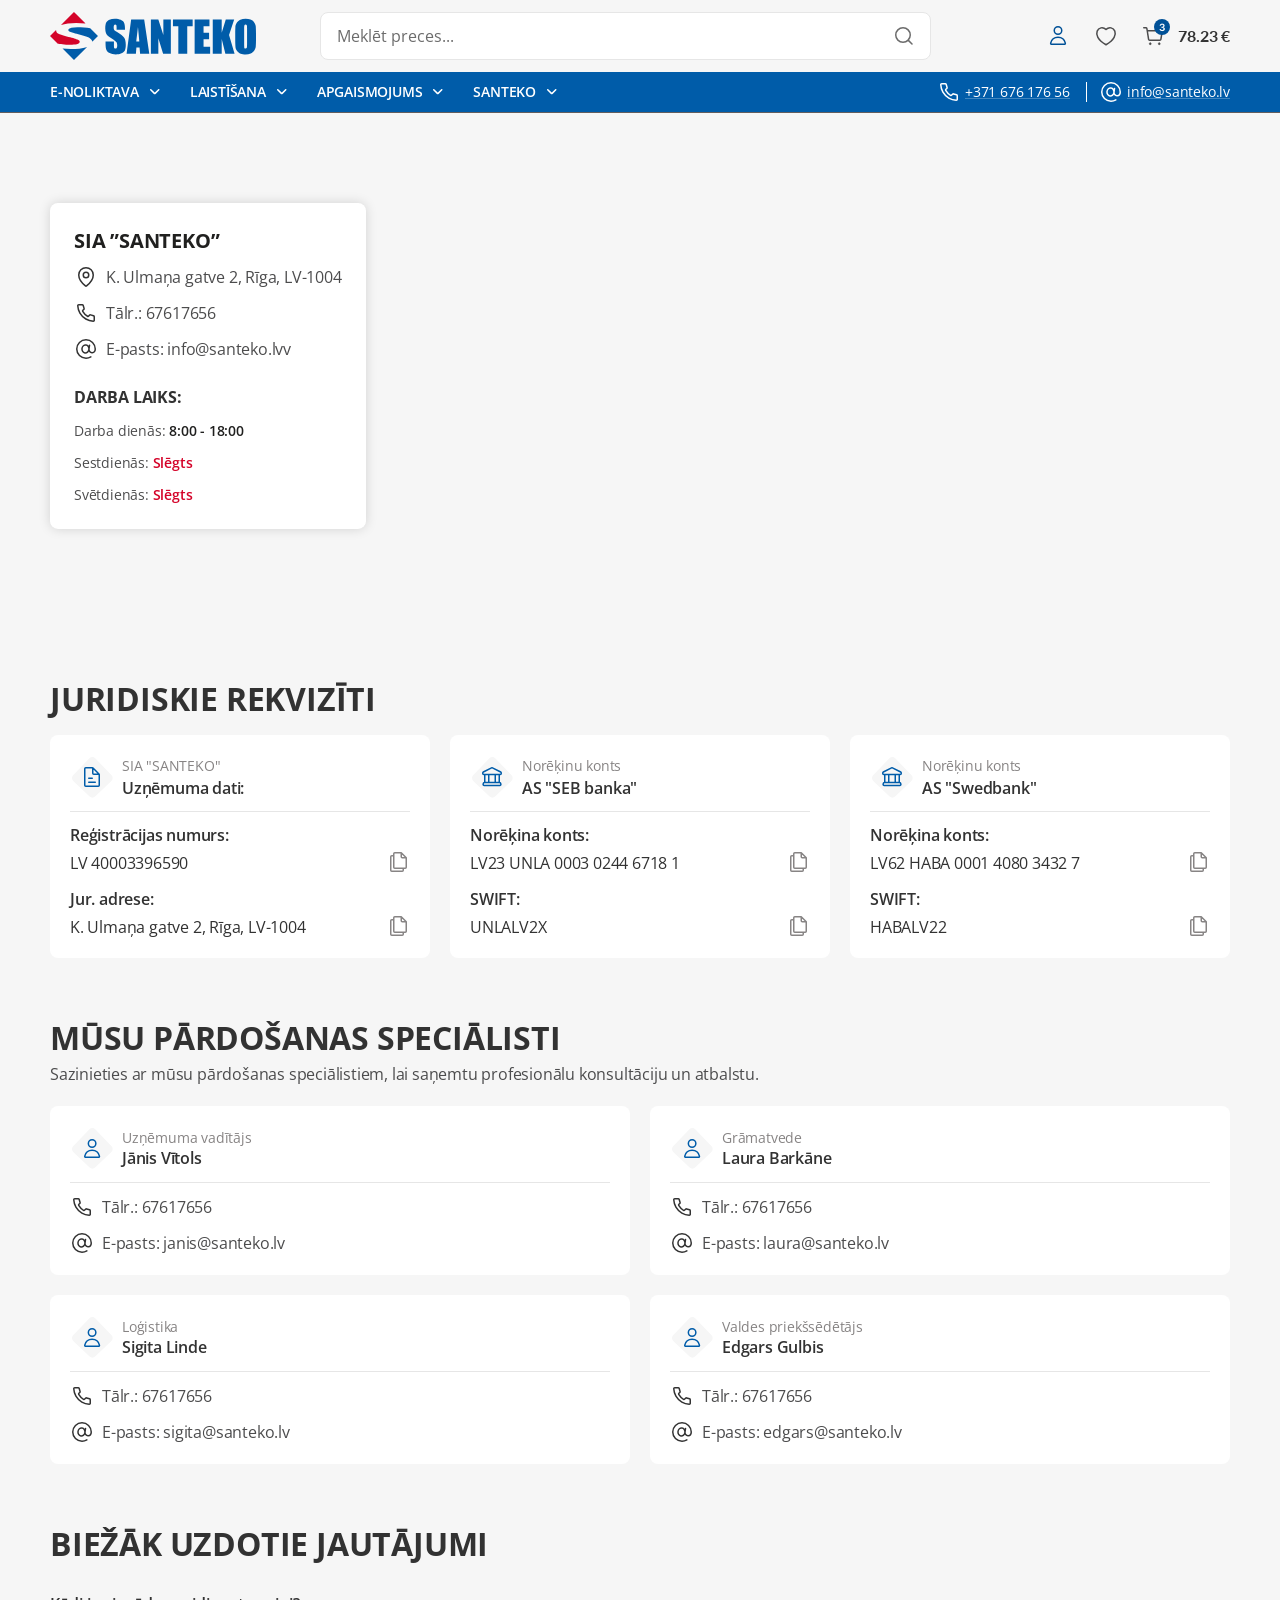
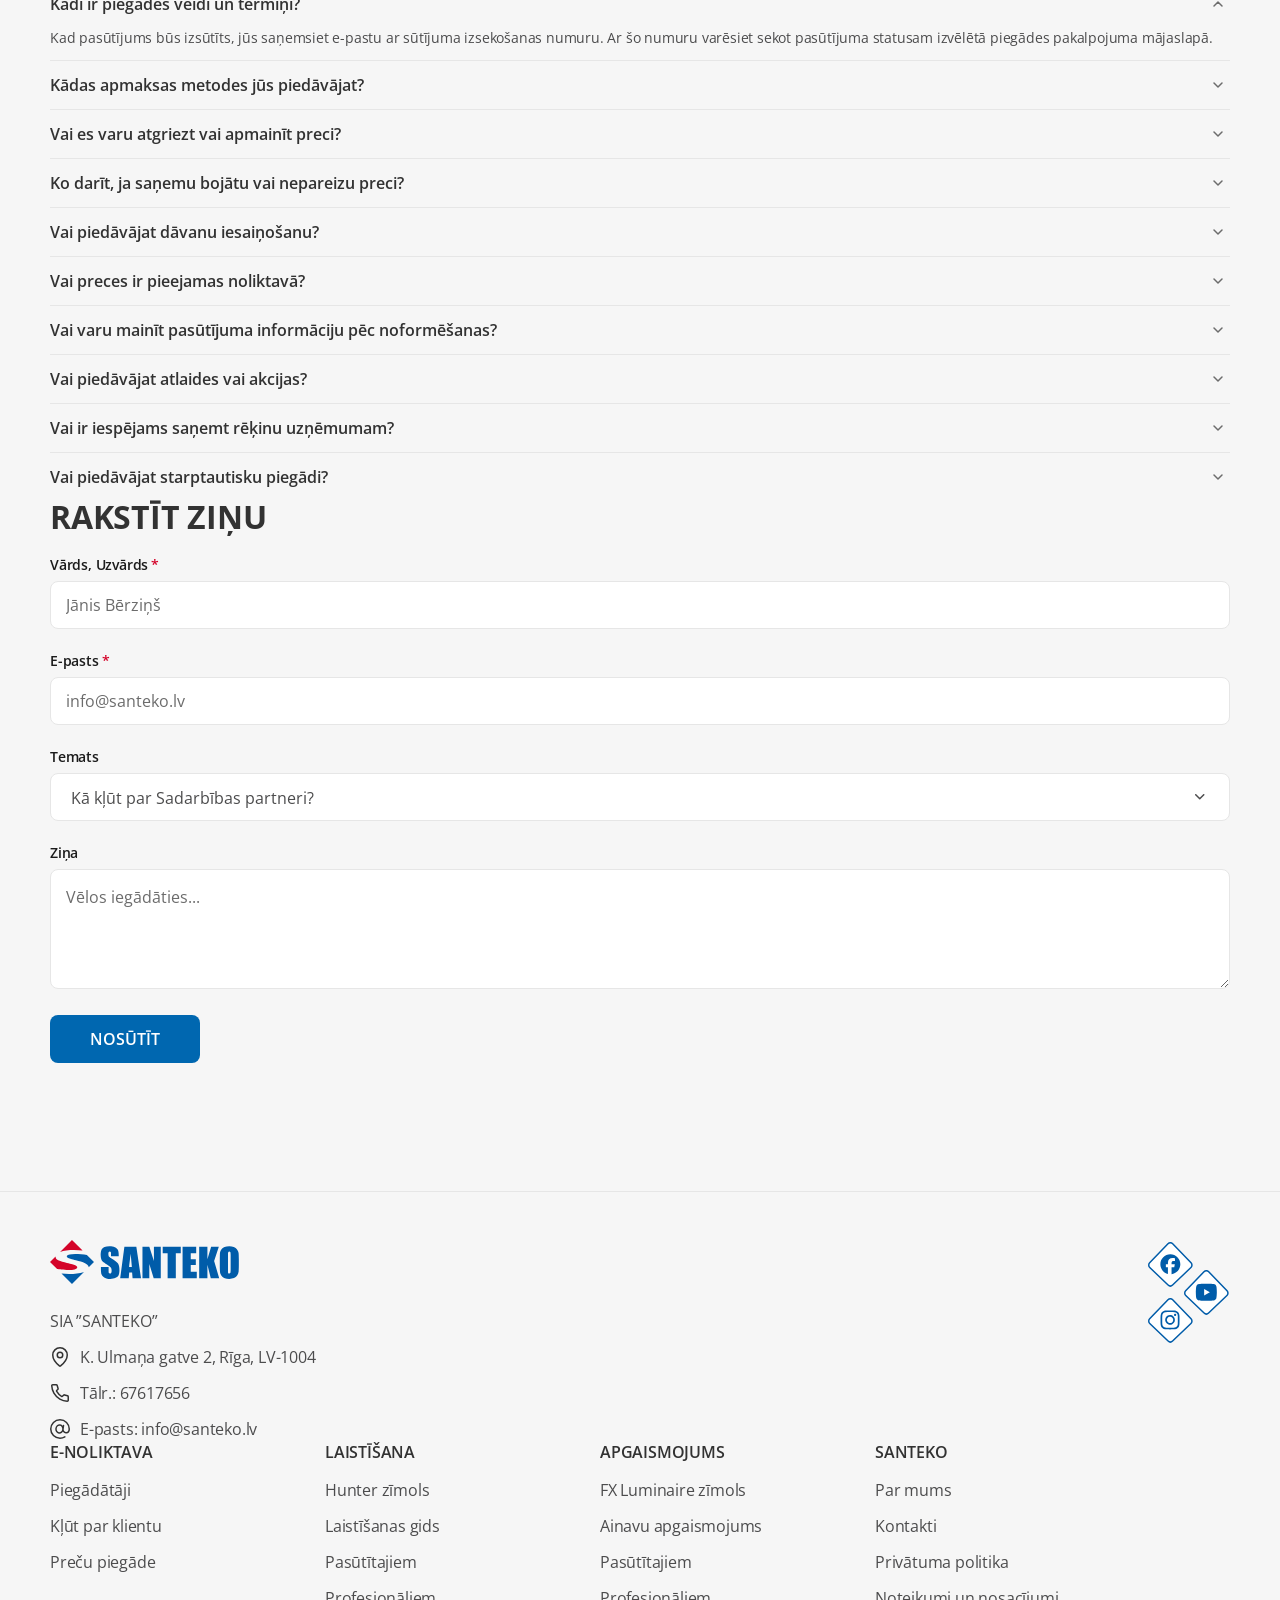
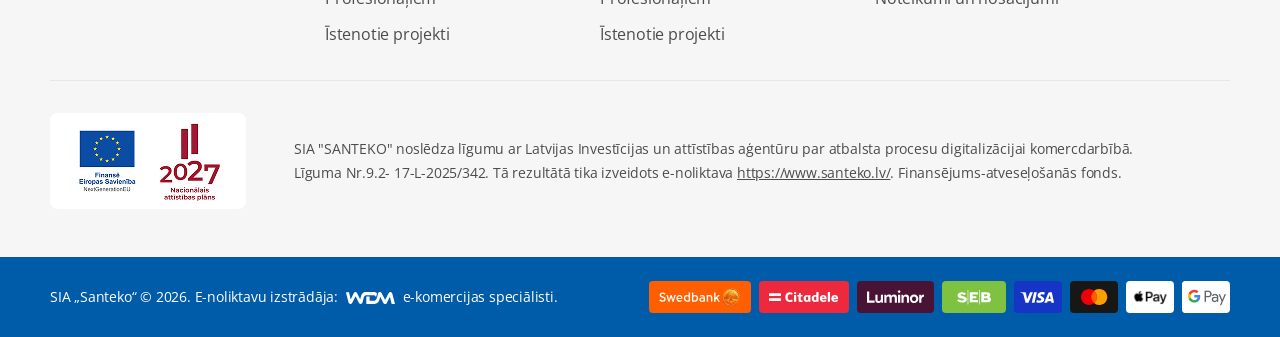
<file: contacts-page.html>
<!DOCTYPE html>
<html lang="lv">
    <head>
        <meta charset="UTF-8">
        <meta name="viewport" content="width=device-width, initial-scale=1, shrink-to-fit=no"> 
        <link href="assets/css/style.css?v=1" rel="stylesheet" />
        <title>Santeko</title>
    </head>

    <body>
        <header id="masthead" class="site-header">
            <div class="mobile-top-bar">
                <div class="container">
                    <ul class="header-contacts">
                        <li>
                            <a href="#">
                                <img src="assets/images/icons/header-phone-icons.svg" alt="">
                                <span>+371 676 176 56</span>
                            </a>
                        </li>

                        <li>
                            <a href="#">
                                <img src="assets/images/icons/header-email-icons.svg" alt="">
                                <span>info@santeko.lv</span>
                            </a>
                        </li>
                    </ul>
                </div>
            </div>

            <div class="main-bar">
                <div class="container">                    
                    <button type="button" class="menu-toggle">
                        <i class="icon"></i>
                    </button>
                    
                    <a href="#" class="site-logo">
                        <img src="assets/images/logo.svg" alt="">
                    </a> 

                    <div class="wd-header-search">
                        <form role="search" method="get"  action="#">
                            <input type="search" placeholder="Meklēt preces..." value="" name="">
                            <button type="submit"></button>
                        </form>
                    </div>
                    
                    <div class="buttons">
                        <a href="#" class="wd-header-my-account">
                            <img src="assets/images/icons/header-user-icon.svg" alt="">
                        </a>

                        <a href="#" class="wd-header-wishlist">
                            <img src="assets/images/icons/header-heart-icon.svg" alt="">
                        </a>

                        <a href="#" class="buttons__cart">
                            <img src="assets/images/icons/header-cart-icon.svg" alt="">
                            <span class="buttons__cart-badge">3</span>
                            <span class="buttons__cart-price">78.23 €</span>
                        </a>
                    </div>
                </div>
            </div>

            <nav id="site-navigation">    
                <div class="container">                    
                    <ul id="primary-menu-list">  
                        <li class="menu-item menu-item-has-children">
                            <a href="#">E-NOLIKTAVA</a>

                            <div class="dropdown-menu">
                                <ul class="dropdown-menu__categories">
                                    <li><a href="#">Sub Category</a></li>
                                    <li><a href="#">Sub Category</a></li>
                                    <li><a href="#">Sub Category</a></li>
                                    <li><a href="#">Sub Category</a></li>
                                    <li><a href="#">Sub Category</a></li>
                                    <li><a href="#">Sub Category</a></li>
                                    <li><a href="#">Sub Category</a></li>
                                </ul>
                            </div>
                        </li>

                        <li class="menu-item menu-item-has-children">
                            <a href="#">LAISTĪŠANA</a>

                            <div class="dropdown-menu">
                                <ul class="dropdown-menu__categories">
                                    <li><a href="#">Sub Category</a></li>
                                    <li><a href="#">Sub Category</a></li>
                                    <li><a href="#">Sub Category</a></li>
                                    <li><a href="#">Sub Category</a></li>
                                    <li><a href="#">Sub Category</a></li>
                                    <li><a href="#">Sub Category</a></li>
                                    <li><a href="#">Sub Category</a></li>
                                </ul>
                            </div>
                        </li>

                        <li class="menu-item menu-item-has-children">
                            <a href="#">APGAISMOJUMS</a>

                            <div class="dropdown-menu">
                                <ul class="dropdown-menu__categories">
                                    <li><a href="#">Sub Category</a></li>
                                    <li><a href="#">Sub Category</a></li>
                                    <li><a href="#">Sub Category</a></li>
                                    <li><a href="#">Sub Category</a></li>
                                    <li><a href="#">Sub Category</a></li>
                                    <li><a href="#">Sub Category</a></li>
                                    <li><a href="#">Sub Category</a></li>
                                </ul>
                            </div>
                        </li>

                        <li class="menu-item menu-item-has-children">
                            <a href="#">SANTEKO</a>

                            <div class="dropdown-menu">
                                <ul class="dropdown-menu__categories">
                                    <li><a href="#">Sub Category</a></li>
                                    <li><a href="#">Sub Category</a></li>
                                    <li><a href="#">Sub Category</a></li>
                                    <li><a href="#">Sub Category</a></li>
                                    <li><a href="#">Sub Category</a></li>
                                    <li><a href="#">Sub Category</a></li>
                                    <li><a href="#">Sub Category</a></li>
                                </ul>
                            </div>
                        </li>
                    </ul>

                    <ul class="header-contacts header-contacts--desktop">
                        <li>
                            <a href="#">
                                <img src="assets/images/icons/header-phone-icons.svg" alt="">
                                <span>+371 676 176 56</span>
                            </a>
                        </li>

                        <li>
                            <a href="#">
                                <img src="assets/images/icons/header-email-icons.svg" alt="">
                                <span>info@santeko.lv</span>
                            </a>
                        </li>
                    </ul>

                    <div class="mobile-view mobile-view--bottom">
                        <ul class="header-contacts">
                            <li>
                                <a href="#">
                                    <img src="assets/images/icons/header-phone-icons.svg" alt="">
                                    <span>+371 676 176 56</span>
                                </a>
                            </li>

                            <li>
                                <a href="#">
                                    <img src="assets/images/icons/header-email-icons.svg" alt="">
                                    <span>info@santeko.lv</span>
                                </a>
                            </li>
                        </ul>
                    </div>
                </div>
            </nav> 
        </header>     

        <main id="main" class="site-main" role="main"> 
            <div class="contacts-page">
                <div class="contacts-page__map">
                    <iframe src="https://www.google.com/maps/embed?pb=!1m17!1m12!1m3!1d2177.5495521982957!2d24.097928777931667!3d56.922248973539524!2m3!1f0!2f0!3f0!3m2!1i1024!2i768!4f13.1!3m2!1m1!2zNTbCsDU1JzIwLjEiTiAyNMKwMDYnMDEuOCJF!5e0!3m2!1slt!2slt!4v1780914316324!5m2!1slt!2slt" width="600" height="450" style="border:0;" allowfullscreen="" loading="lazy" referrerpolicy="no-referrer-when-downgrade"></iframe>

                    <div class="container">
                        <div class="map-info">
                            <span class="map-info__company">SIA ”SANTEKO”</span>

                            <ul class="contacts-list">
                                <li class="contacts-list__item contacts-list__item--address"><span>K. Ulmaņa gatve 2, Rīga, LV-1004</span></li>

                                <li class="contacts-list__item contacts-list__item--phone">
                                    <a href="tel:67617656">Tālr.: 67617656</a>
                                </li>

                                <li class="contacts-list__item contacts-list__item--email">
                                    <a href="mailto:laura@santeko.lv">E-pasts: info@santeko.lvv</a>
                                </li>
                            </ul>

                            <div class="working-hours">
                                <span class="working-hours__heading">Darba laiks:</span>
                                
                                <ul>
                                    <li>Darba dienās: <strong>8:00 - 18:00</strong></li>
                                    <li>Sestdienās: <strong class="color-red">Slēgts</strong></li>
                                    <li>Svētdienās: <strong class="color-red">Slēgts</strong></li>
                                </ul>
                            </div>                            
                        </div>
                    </div>
                </div>

                <div class="container">
                    <div class="requisites">
                        <h2 class="block-heading">Juridiskie rekvizīti</h2>

                        <div class="requisites__grid">
                            <div class="requisites-item">
                                <div class="requisites-item__head">
                                    <div class="icon-document requisites-item__icon">
                                        <svg width="16" height="20" viewBox="0 0 16 20" fill="none" xmlns="http://www.w3.org/2000/svg">
                                            <path d="M8.75 1.25V6.25C8.75 6.80228 9.19772 7.25 9.75 7.25H14.75M4.75 11.25H8.25M4.75 15.25H11.25M1.75 0.75H8.33579C8.601 0.75 8.85536 0.855357 9.04289 1.04289L14.9571 6.95711C15.1446 7.14464 15.25 7.399 15.25 7.66421V18.25C15.25 18.8023 14.8023 19.25 14.25 19.25H1.75C1.19771 19.25 0.75 18.8023 0.75 18.25V1.75C0.75 1.19772 1.19772 0.75 1.75 0.75Z" stroke="#005CA9" stroke-width="1.5" stroke-linecap="round"/>
                                        </svg>
                                    </div>

                                    <div>
                                        <span class="requisites-item__company">SIA "SANTEKO"</span>
                                        <span class="requisites-item__subtitle">Uzņēmuma dati:</span>
                                    </div>
                                </div>

                                <div class="requisites-item__row">
                                    <div class="requisites-item__field">
                                        <span class="requisites-item__label">Reģistrācijas numurs:</span>
                                        <span class="requisites-item__value">LV 40003396590</span>
                                    </div>

                                    <button type="button" class="requisites-item__copy" data-copy="LV 40003396590" aria-label=""></button>
                                </div>

                                <div class="requisites-item__row">
                                    <div class="requisites-item__field">
                                        <span class="requisites-item__label">Jur. adrese:</span>
                                        <span class="requisites-item__value">K. Ulmaņa gatve 2, Rīga, LV-1004</span>
                                    </div>

                                    <button type="button" class="requisites-item__copy" data-copy="K. Ulmaņa gatve 2, Rīga, LV-1004" aria-label=""></button>
                                </div>
                            </div>

                            <div class="requisites-item">
                                <div class="requisites-item__head">
                                    <div class="icon-bank requisites-item__icon">
                                        <svg width="20" height="20" viewBox="0 0 20 20" fill="none" xmlns="http://www.w3.org/2000/svg">
                                            <path d="M17.25 7.37964V15.3796M13.25 15.3796V7.37964M2.75 7.37964V15.3796M6.75 15.3796V7.37964M17.5292 15.3796H2.47076C2.04033 15.3796 1.65819 15.6551 1.52208 16.0634L1.18874 17.0634C0.972899 17.7109 1.45487 18.3796 2.13743 18.3796H17.8626C18.5451 18.3796 19.0271 17.7109 18.8113 17.0634L18.4779 16.0634C18.3418 15.6551 17.9597 15.3796 17.5292 15.3796ZM18.25 7.37964H1.75C1.19772 7.37964 0.75 6.93192 0.75 6.37964V5.91789C0.75 5.54061 0.962334 5.19544 1.29908 5.02532L9.54908 0.857443C9.83263 0.714195 10.1674 0.714195 10.4509 0.857443L18.7009 5.02532C19.0377 5.19544 19.25 5.54061 19.25 5.91789V6.37964C19.25 6.93192 18.8023 7.37964 18.25 7.37964Z" stroke="#005CA9" stroke-width="1.5" stroke-linecap="square" stroke-linejoin="round"/>
                                        </svg>
                                    </div>

                                    <div>
                                        <span class="requisites-item__company">Norēķinu konts</span>
                                        <span class="requisites-item__subtitle">AS "SEB banka"</span>
                                    </div>
                                </div>

                                <div class="requisites-item__row">
                                    <div class="requisites-item__field">
                                        <span class="requisites-item__label">Norēķina konts:</span>
                                        <span class="requisites-item__value">LV23 UNLA 0003 0244 6718 1</span>
                                    </div>

                                    <button type="button" class="requisites-item__copy" data-copy="LV23 UNLA 0003 0244 6718 1" aria-label=""></button>
                                </div>

                                <div class="requisites-item__row">
                                    <div class="requisites-item__field">
                                        <span class="requisites-item__label">SWIFT:</span>
                                        <span class="requisites-item__value">UNLALV2X</span>
                                    </div>

                                    <button type="button" class="requisites-item__copy" data-copy="UNLALV2X" aria-label=""></button>
                                </div>
                            </div>
                            
                            <div class="requisites-item">
                                <div class="requisites-item__head">
                                    <div class="icon-bank requisites-item__icon">
                                        <svg width="20" height="20" viewBox="0 0 20 20" fill="none" xmlns="http://www.w3.org/2000/svg">
                                            <path d="M17.25 7.37964V15.3796M13.25 15.3796V7.37964M2.75 7.37964V15.3796M6.75 15.3796V7.37964M17.5292 15.3796H2.47076C2.04033 15.3796 1.65819 15.6551 1.52208 16.0634L1.18874 17.0634C0.972899 17.7109 1.45487 18.3796 2.13743 18.3796H17.8626C18.5451 18.3796 19.0271 17.7109 18.8113 17.0634L18.4779 16.0634C18.3418 15.6551 17.9597 15.3796 17.5292 15.3796ZM18.25 7.37964H1.75C1.19772 7.37964 0.75 6.93192 0.75 6.37964V5.91789C0.75 5.54061 0.962334 5.19544 1.29908 5.02532L9.54908 0.857443C9.83263 0.714195 10.1674 0.714195 10.4509 0.857443L18.7009 5.02532C19.0377 5.19544 19.25 5.54061 19.25 5.91789V6.37964C19.25 6.93192 18.8023 7.37964 18.25 7.37964Z" stroke="#005CA9" stroke-width="1.5" stroke-linecap="square" stroke-linejoin="round"/>
                                        </svg>
                                    </div>

                                    <div>
                                        <span class="requisites-item__company">Norēķinu konts</span>
                                        <span class="requisites-item__subtitle">AS "Swedbank"</span>
                                    </div>
                                </div>

                                <div class="requisites-item__row">
                                    <div class="requisites-item__field">
                                        <span class="requisites-item__label">Norēķina konts:</span>
                                        <span class="requisites-item__value">LV62 HABA 0001 4080 3432 7</span>
                                    </div>

                                    <button type="button" class="requisites-item__copy" data-copy="LV62 HABA 0001 4080 3432 7" aria-label=""></button>
                                </div>

                                <div class="requisites-item__row">
                                    <div class="requisites-item__field">
                                        <span class="requisites-item__label">SWIFT:</span>
                                        <span class="requisites-item__value">HABALV22</span>
                                    </div>
                                    <button type="button" class="requisites-item__copy" data-copy="HABALV22" aria-label=""></button>
                                </div>
                            </div>
                        </div>
                    </div>

                    <div class="sales-specialists">
                        <h2 class="block-heading">Mūsu pārdošanas speciālisti</h2>
                        <p class="sub-heading">Sazinieties ar mūsu pārdošanas speciālistiem, lai saņemtu profesionālu konsultāciju un atbalstu.</p>

                        <div class="sales-specialists-grid">
                            <div class="specialist">
                                <div class="specialist__head">
                                    <div class="icon-user specialist__icon">
                                        <svg width="17" height="19" viewBox="0 0 17 19" fill="none" xmlns="http://www.w3.org/2000/svg">
                                            <path d="M11.8501 4.5C11.8501 6.57107 10.1712 8.25 8.1001 8.25C6.02903 8.25 4.3501 6.57107 4.3501 4.5C4.3501 2.42893 6.02903 0.75 8.1001 0.75C10.1712 0.75 11.8501 2.42893 11.8501 4.5Z" stroke="#005CA9" stroke-width="1.5" stroke-linejoin="round"/>
                                            <path d="M8.1001 11.25C4.30449 11.25 1.53401 13.7735 0.771652 17.1657C0.642448 17.7406 1.10926 18.25 1.69852 18.25H14.5017C15.0909 18.25 15.5578 17.7406 15.4285 17.1657C14.6662 13.7735 11.8957 11.25 8.1001 11.25Z" stroke="#005CA9" stroke-width="1.5" stroke-linejoin="round"/>
                                        </svg>
                                    </div>

                                    <div class="specialist__heading">
                                        <span class="specialist__role">Uzņēmuma vadītājs</span>
                                        <span class="specialist__name">Jānis Vītols</span>
                                    </div>
                                </div>

                                <ul class="specialist__contacts-list">
                                    <li class="specialist__contact specialist__contact--phone">
                                        <a href="tel:67617656">Tālr.: 67617656</a>
                                    </li>

                                    <li class="specialist__contact specialist__contact--email">
                                        <a href="mailto:janis@santeko.lv">E-pasts: janis@santeko.lv</a>
                                    </li>
                                </ul>
                            </div>

                            <div class="specialist">
                                <div class="specialist__head">
                                    <div class="icon-user specialist__icon">
                                        <svg width="17" height="19" viewBox="0 0 17 19" fill="none" xmlns="http://www.w3.org/2000/svg">
                                            <path d="M11.8501 4.5C11.8501 6.57107 10.1712 8.25 8.1001 8.25C6.02903 8.25 4.3501 6.57107 4.3501 4.5C4.3501 2.42893 6.02903 0.75 8.1001 0.75C10.1712 0.75 11.8501 2.42893 11.8501 4.5Z" stroke="#005CA9" stroke-width="1.5" stroke-linejoin="round"/>
                                            <path d="M8.1001 11.25C4.30449 11.25 1.53401 13.7735 0.771652 17.1657C0.642448 17.7406 1.10926 18.25 1.69852 18.25H14.5017C15.0909 18.25 15.5578 17.7406 15.4285 17.1657C14.6662 13.7735 11.8957 11.25 8.1001 11.25Z" stroke="#005CA9" stroke-width="1.5" stroke-linejoin="round"/>
                                        </svg>
                                    </div>

                                    <div class="specialist__heading">
                                        <span class="specialist__role">Grāmatvede</span>
                                        <span class="specialist__name">Laura Barkāne</span>
                                    </div>
                                </div>

                                <ul class="specialist__contacts-list">
                                    <li class="specialist__contact specialist__contact--phone">
                                        <a href="tel:67617656">Tālr.: 67617656</a>
                                    </li>

                                    <li class="specialist__contact specialist__contact--email">
                                        <a href="mailto:laura@santeko.lv">E-pasts: laura@santeko.lv</a>
                                    </li>
                                </ul>
                            </div>

                            <div class="specialist">
                                <div class="specialist__head">
                                    <div class="icon-user specialist__icon">
                                        <svg width="17" height="19" viewBox="0 0 17 19" fill="none" xmlns="http://www.w3.org/2000/svg">
                                            <path d="M11.8501 4.5C11.8501 6.57107 10.1712 8.25 8.1001 8.25C6.02903 8.25 4.3501 6.57107 4.3501 4.5C4.3501 2.42893 6.02903 0.75 8.1001 0.75C10.1712 0.75 11.8501 2.42893 11.8501 4.5Z" stroke="#005CA9" stroke-width="1.5" stroke-linejoin="round"/>
                                            <path d="M8.1001 11.25C4.30449 11.25 1.53401 13.7735 0.771652 17.1657C0.642448 17.7406 1.10926 18.25 1.69852 18.25H14.5017C15.0909 18.25 15.5578 17.7406 15.4285 17.1657C14.6662 13.7735 11.8957 11.25 8.1001 11.25Z" stroke="#005CA9" stroke-width="1.5" stroke-linejoin="round"/>
                                        </svg>
                                    </div>

                                    <div class="specialist__heading">
                                        <span class="specialist__role">Loģistika</span>
                                        <span class="specialist__name">Sigita Linde</span>
                                    </div>
                                </div>

                                <ul class="specialist__contacts-list">
                                    <li class="specialist__contact specialist__contact--phone">
                                        <a href="tel:67617656">Tālr.: 67617656</a>
                                    </li>

                                    <li class="specialist__contact specialist__contact--email">
                                        <a href="mailto:sigita@santeko.lv">E-pasts: sigita@santeko.lv</a>
                                    </li>
                                </ul>
                            </div>

                            <div class="specialist">
                                <div class="specialist__head">
                                    <div class="icon-user specialist__icon">
                                        <svg width="17" height="19" viewBox="0 0 17 19" fill="none" xmlns="http://www.w3.org/2000/svg">
                                            <path d="M11.8501 4.5C11.8501 6.57107 10.1712 8.25 8.1001 8.25C6.02903 8.25 4.3501 6.57107 4.3501 4.5C4.3501 2.42893 6.02903 0.75 8.1001 0.75C10.1712 0.75 11.8501 2.42893 11.8501 4.5Z" stroke="#005CA9" stroke-width="1.5" stroke-linejoin="round"/>
                                            <path d="M8.1001 11.25C4.30449 11.25 1.53401 13.7735 0.771652 17.1657C0.642448 17.7406 1.10926 18.25 1.69852 18.25H14.5017C15.0909 18.25 15.5578 17.7406 15.4285 17.1657C14.6662 13.7735 11.8957 11.25 8.1001 11.25Z" stroke="#005CA9" stroke-width="1.5" stroke-linejoin="round"/>
                                        </svg>
                                    </div>

                                    <div class="specialist__heading">
                                        <span class="specialist__role">Valdes priekšsēdētājs</span>
                                        <span class="specialist__name">Edgars Gulbis</span>
                                    </div>
                                </div>

                                <ul class="specialist__contacts-list">
                                    <li class="specialist__contact specialist__contact--phone">
                                        <a href="tel:67617656">Tālr.: 67617656</a>
                                    </li>

                                    <li class="specialist__contact specialist__contact--email">
                                        <a href="mailto:edgars@santeko.lv">E-pasts: edgars@santeko.lv</a>
                                    </li>
                                </ul>
                            </div>
                        </div>
                    </div>

                    <div class="contacts-bottom">
                        <div class="contacts-bottom__block contacts-bottom__block--faq">
                            <h3 class="block-heading">Biežāk uzdotie jautājumi</h3>

                            <div class="accordion" id="accordion-1">
                                <div class="accordion-item">
                                    <h3 class="accordion-header">
                                        <button class="accordion-button" type="button" data-bs-toggle="collapse" data-bs-target="#collapse-1" aria-expanded="true" aria-controls="collapse-1">Kādi ir piegādes veidi un termiņi?</button>
                                    </h3>

                                    <div id="collapse-1" class="accordion-collapse collapse show" data-bs-parent="#accordion-1">
                                        <div class="accordion-body">
                                            <p>Kad pasūtījums būs izsūtīts, jūs saņemsiet e-pastu ar sūtījuma izsekošanas numuru. Ar šo numuru varēsiet sekot pasūtījuma statusam izvēlētā piegādes pakalpojuma mājaslapā.</p>
                                        </div>
                                    </div>
                                </div>

                                <div class="accordion-item">
                                    <h3 class="accordion-header">
                                        <button class="accordion-button collapsed" type="button" data-bs-toggle="collapse" data-bs-target="#collapse-2" aria-expanded="false" aria-controls="collapse-2">Kādas apmaksas metodes jūs piedāvājat?</button>
                                    </h3>

                                    <div id="collapse-2" class="accordion-collapse collapse" data-bs-parent="#accordion-1">
                                        <div class="accordion-body">
                                            <p>Lorem ipsum dolor sit amet consectetur adipisicing elit. Accusamus eveniet eaque veritatis ex sapiente a esse similique, consequuntur, suscipit dolorum, facilis officiis ratione placeat vel quis maiores tempora quam omnis?</p>
                                        </div>
                                    </div>
                                </div>

                                <div class="accordion-item">
                                    <h3 class="accordion-header">
                                        <button class="accordion-button collapsed" type="button" data-bs-toggle="collapse" data-bs-target="#collapse-3" aria-expanded="false" aria-controls="collapse-3">Vai es varu atgriezt vai apmainīt preci?</button>
                                    </h3>

                                    <div id="collapse-3" class="accordion-collapse collapse" data-bs-parent="#accordion-1">
                                        <div class="accordion-body">
                                            <p>Lorem ipsum dolor sit amet consectetur adipisicing elit. Accusamus eveniet eaque veritatis ex sapiente a esse similique, consequuntur, suscipit dolorum, facilis officiis ratione placeat vel quis maiores tempora quam omnis?</p>
                                        </div>
                                    </div>
                                </div>

                                <div class="accordion-item">
                                    <h3 class="accordion-header">
                                        <button class="accordion-button collapsed" type="button" data-bs-toggle="collapse" data-bs-target="#collapse-4" aria-expanded="false" aria-controls="collapse-4">Ko darīt, ja saņemu bojātu vai nepareizu preci?</button>
                                    </h3>

                                    <div id="collapse-4" class="accordion-collapse collapse" data-bs-parent="#accordion-1">
                                        <div class="accordion-body">
                                            <p>Lorem ipsum dolor sit amet consectetur adipisicing elit. Accusamus eveniet eaque veritatis ex sapiente a esse similique, consequuntur, suscipit dolorum, facilis officiis ratione placeat vel quis maiores tempora quam omnis?</p>
                                        </div>
                                    </div>
                                </div>

                                <div class="accordion-item">
                                    <h3 class="accordion-header">
                                        <button class="accordion-button collapsed" type="button" data-bs-toggle="collapse" data-bs-target="#collapse-5" aria-expanded="false" aria-controls="collapse-5">Vai piedāvājat dāvanu iesaiņošanu?</button>
                                    </h3>

                                    <div id="collapse-5" class="accordion-collapse collapse" data-bs-parent="#accordion-1">
                                        <div class="accordion-body">
                                            <p>Lorem ipsum dolor sit amet consectetur adipisicing elit. Accusamus eveniet eaque veritatis ex sapiente a esse similique, consequuntur, suscipit dolorum, facilis officiis ratione placeat vel quis maiores tempora quam omnis?</p>
                                        </div>
                                    </div>
                                </div>

                                <div class="accordion-item">
                                    <h3 class="accordion-header">
                                        <button class="accordion-button collapsed" type="button" data-bs-toggle="collapse" data-bs-target="#collapse-6" aria-expanded="false" aria-controls="collapse-6">Vai preces ir pieejamas noliktavā?</button>
                                    </h3>

                                    <div id="collapse-6" class="accordion-collapse collapse" data-bs-parent="#accordion-1">
                                        <div class="accordion-body">
                                            <p>Lorem ipsum dolor sit amet consectetur adipisicing elit. Accusamus eveniet eaque veritatis ex sapiente a esse similique, consequuntur, suscipit dolorum, facilis officiis ratione placeat vel quis maiores tempora quam omnis?</p>
                                        </div>
                                    </div>
                                </div>

                                <div class="accordion-item">
                                    <h3 class="accordion-header">
                                        <button class="accordion-button collapsed" type="button" data-bs-toggle="collapse" data-bs-target="#collapse-7" aria-expanded="false" aria-controls="collapse-7">Vai varu mainīt pasūtījuma informāciju pēc noformēšanas?</button>
                                    </h3>

                                    <div id="collapse-7" class="accordion-collapse collapse" data-bs-parent="#accordion-1">
                                        <div class="accordion-body">
                                            <p>Lorem ipsum dolor sit amet consectetur adipisicing elit. Accusamus eveniet eaque veritatis ex sapiente a esse similique, consequuntur, suscipit dolorum, facilis officiis ratione placeat vel quis maiores tempora quam omnis?</p>
                                        </div>
                                    </div>
                                </div>

                                <div class="accordion-item">
                                    <h3 class="accordion-header">
                                        <button class="accordion-button collapsed" type="button" data-bs-toggle="collapse" data-bs-target="#collapse-8" aria-expanded="false" aria-controls="collapse-8">Vai piedāvājat atlaides vai akcijas?</button>
                                    </h3>

                                    <div id="collapse-8" class="accordion-collapse collapse" data-bs-parent="#accordion-1">
                                        <div class="accordion-body">
                                            <p>Lorem ipsum dolor sit amet consectetur adipisicing elit. Accusamus eveniet eaque veritatis ex sapiente a esse similique, consequuntur, suscipit dolorum, facilis officiis ratione placeat vel quis maiores tempora quam omnis?</p>
                                        </div>
                                    </div>
                                </div>

                                <div class="accordion-item">
                                    <h3 class="accordion-header">
                                        <button class="accordion-button collapsed" type="button" data-bs-toggle="collapse" data-bs-target="#collapse-9" aria-expanded="false" aria-controls="collapse-9">Vai ir iespējams saņemt rēķinu uzņēmumam?</button>
                                    </h3>

                                    <div id="collapse-9" class="accordion-collapse collapse" data-bs-parent="#accordion-1">
                                        <div class="accordion-body">
                                            <p>Lorem ipsum dolor sit amet consectetur adipisicing elit. Accusamus eveniet eaque veritatis ex sapiente a esse similique, consequuntur, suscipit dolorum, facilis officiis ratione placeat vel quis maiores tempora quam omnis?</p>
                                        </div>
                                    </div>
                                </div>

                                <div class="accordion-item">
                                    <h3 class="accordion-header">
                                        <button class="accordion-button collapsed" type="button" data-bs-toggle="collapse" data-bs-target="#collapse-10" aria-expanded="false" aria-controls="collapse-10">Vai piedāvājat starptautisku piegādi?</button>
                                    </h3>

                                    <div id="collapse-10" class="accordion-collapse collapse" data-bs-parent="#accordion-1">
                                        <div class="accordion-body">
                                            <p>Lorem ipsum dolor sit amet consectetur adipisicing elit. Accusamus eveniet eaque veritatis ex sapiente a esse similique, consequuntur, suscipit dolorum, facilis officiis ratione placeat vel quis maiores tempora quam omnis?</p>
                                        </div>
                                    </div>
                                </div>
                            </div>
                        </div>

                        <div class="contacts-bottom__block contacts-bottom__block--form">
                            <h3 class="block-heading">Rakstīt ziņu</h3>

                            <form action="#" method="post">
                                <div class="form-group">
                                    <label>Vārds, Uzvārds</label>
                                    <input type="text" name="name" class="input-text" value="" placeholder="Jānis Bērziņš" required>
                                </div>

                                <div class="form-group">
                                    <label>E-pasts</label>
                                    <input type="email" name="email" class="input-text" placeholder="info@santeko.lv" required>
                                </div>

                                <div class="form-group">
                                    <label>Temats</label>

                                    <select name="subject" title="Kā kļūt par Sadarbības partneri?">
                                        <option value="Kā kļūt par Sadarbības partneri?">Kā kļūt par Sadarbības partneri?</option>
                                        <option value="Kā veikt pasūtījumu?">Kā veikt pasūtījumu?</option>
                                        <option value="Kādi ir piegādes veidi un termiņi?">Kādi ir piegādes veidi un termiņi?</option>
                                        <option value="Kādas apmaksas metodes jūs piedāvājat?">Kādas apmaksas metodes jūs piedāvājat?</option>
                                        <option value="Vai es varu atgriezt vai apmainīt preci?">Vai es varu atgriezt vai apmainīt preci?</option>
                                    </select>
                                </div>

                                <div class="form-group">
                                    <label>Ziņa</label>
                                    <textarea name="message" class="input-text" placeholder="Vēlos iegādāties..."></textarea>
                                </div>

                                <button type="submit" class="btn btn-primary contact-form__submit">Nosūtīt</button>
                            </form>
                        </div>
                    </div>
                </div>
            </div>
        </main>

        <footer id="main-footer"> 
            <div class="container">
                <div class="footer-content">
                    <div class="footer-content__text">
                        <img src="assets/images/footer-logo.svg" alt="">

                        <p>SIA ”SANTEKO”</p>

                        <ul class="footer-content__text-contacts">
                            <li>
                                <div class="icon">
                                    <svg width="16" height="20" viewBox="0 0 16 20" fill="none" xmlns="http://www.w3.org/2000/svg">
                                        <path d="M10.75 8C10.75 9.51878 9.51878 10.75 8 10.75C6.48122 10.75 5.25 9.51878 5.25 8C5.25 6.48122 6.48122 5.25 8 5.25C9.51878 5.25 10.75 6.48122 10.75 8Z" stroke="#323232" stroke-width="1.5" stroke-linejoin="round"/>
                                        <path d="M15.25 8C15.25 13.0279 10.2846 17.5366 8.5723 18.942C8.23486 19.2189 7.76514 19.2189 7.4277 18.942C5.7154 17.5366 0.75 13.0279 0.75 8C0.75 3.99594 3.99594 0.75 8 0.75C12.0041 0.75 15.25 3.99594 15.25 8Z" stroke="#323232" stroke-width="1.5" stroke-linejoin="round"/>
                                    </svg>
                                </div>

                                <span>K. Ulmaņa gatve 2, Rīga, LV-1004</span>
                            </li>

                            <li>
                                <div class="icon">
                                    <svg width="18" height="18" viewBox="0 0 18 18" fill="none" xmlns="http://www.w3.org/2000/svg">
                                        <path d="M7.06295 4.41717L6.1955 1.46783C6.07033 1.04225 5.67974 0.75 5.23614 0.75H3.98673H1.72129C1.17489 0.75 0.726407 1.18895 0.751336 1.73479C0.869995 4.33291 1.6111 6.8891 2.91876 9.14299C4.34193 11.596 6.38839 13.6424 8.84138 15.0656C11.1123 16.3831 13.6356 17.0816 16.2348 17.223C16.7863 17.253 17.2344 16.8023 17.2344 16.25V12.7482C17.2344 12.3046 16.9421 11.914 16.5165 11.7889L13.5672 10.9214C13.2091 10.8161 12.8222 10.919 12.5637 11.1883L11.6863 12.1022C11.3829 12.4182 10.9072 12.5034 10.5272 12.2855C8.5203 11.1347 6.84965 9.46408 5.6989 7.45721C5.48101 7.07722 5.56618 6.60147 5.88216 6.29812L6.79612 5.42072C7.06539 5.16222 7.16828 4.77527 7.06295 4.41717Z" stroke="#323232" stroke-width="1.5" stroke-linejoin="round"/>
                                    </svg>
                                </div>

                                <span>Tālr.: 67617656</span>
                            </li>

                            <li>
                                <div class="icon">
                                    <svg width="20" height="20" viewBox="0 0 20 20" fill="none" xmlns="http://www.w3.org/2000/svg">
                                        <path d="M14.8684 17.8667C13.4543 18.7437 11.7863 19.25 10 19.25C4.89137 19.25 0.75 15.1086 0.75 10C0.75 4.89137 4.89137 0.75 10 0.75C15.1086 0.75 19.25 4.89137 19.25 10C19.25 11.9797 18.2662 14.0242 15.9715 13.8156C14.0837 13.644 12.7249 11.9258 12.993 10.0492L13.5226 6.40278M12.9375 10.4805C12.63 12.6681 10.8291 14.2235 8.91487 13.9544C7.00068 13.6854 5.69817 11.6939 6.00562 9.50626C6.31308 7.31862 8.11407 5.76327 10.0283 6.03229C11.9424 6.30131 13.245 8.29283 12.9375 10.4805Z" stroke="#323232" stroke-width="1.5" stroke-linecap="round"/>
                                    </svg>
                                </div>

                                <span>E-pasts: info@santeko.lv</span>
                            </li>
                        </ul>
                    </div>

                    <div class="footer-menu-holder">
                        <div class="menu-col">
                            <h4 class="widget-title">E-noliktava</h4>

                            <ul class="menu">
                                <li class="menu-item">
                                    <a href="#">Piegādātāji</a>
                                </li>

                                <li class="menu-item">
                                    <a href="#">Kļūt par klientu</a>
                                </li>

                                <li class="menu-item">
                                    <a href="#">Preču piegāde</a>
                                </li>
                            </ul>
                        </div>

                        <div class="menu-col">
                            <h4 class="widget-title">Laistīšana</h4>

                            <ul class="menu">
                                <li class="menu-item">
                                    <a href="#">Hunter zīmols</a>
                                </li>

                                <li class="menu-item">
                                    <a href="#">Laistīšanas gids</a>
                                </li>

                                <li class="menu-item">
                                    <a href="#">Pasūtītajiem</a>
                                </li>

                                <li class="menu-item">
                                    <a href="#">Profesionāļiem</a>
                                </li>

                                <li class="menu-item">
                                    <a href="#">Īstenotie projekti</a>
                                </li>
                            </ul>
                        </div>

                        <div class="menu-col">
                            <h4 class="widget-title">Apgaismojums</h4>

                            <ul class="menu">
                                <li class="menu-item">
                                    <a href="#">FX Luminaire zīmols</a>
                                </li>

                                <li class="menu-item">
                                    <a href="#">Ainavu apgaismojums</a>
                                </li>

                                <li class="menu-item">
                                    <a href="#">Pasūtītajiem</a>
                                </li>

                                <li class="menu-item">
                                    <a href="#">Profesionāļiem</a>
                                </li>

                                <li class="menu-item">
                                    <a href="#">Īstenotie projekti</a>
                                </li>
                            </ul>
                        </div>

                        <div class="menu-col">
                            <h4 class="widget-title">Santeko</h4>

                            <ul class="menu">
                                <li class="menu-item">
                                    <a href="#">Par mums</a>
                                </li>

                                <li class="menu-item">
                                    <a href="#">Kontakti</a>
                                </li>

                                <li class="menu-item">
                                    <a href="#">Privātuma politika</a>
                                </li>

                                <li class="menu-item">
                                    <a href="#">Noteikumi un nosacījumi</a>
                                </li>
                            </ul>
                        </div>
                    </div>

                    <ul class="social-media">
                        <li>
                            <a href="#" target="_blank">
                                <img src="assets/images/icons/footer-fb-icon.svg" alt="">
                            </a>
                        </li>

                        <li>
                            <a href="#" target="_blank">
                                <img src="assets/images/icons/footer-yt-icon.svg" alt="">
                            </a>
                        </li>

                        <li>
                            <a href="#" target="_blank">
                                <img src="assets/images/icons/footer-ig-icon.svg" alt="">
                            </a>
                        </li>
                    </ul>

                    <div class="investment-details d-flex justify-content-center">
                        <div class="investment-details__logos">
                            <img src="assets/images/logos/investment-logo.jpg" alt="">
                        </div>

                        <div class="investment-details__text">
                            <p class="m-0">SIA "SANTEKO" noslēdza līgumu ar Latvijas Investīcijas un attīstības aģentūru par atbalsta procesu digitalizācijai komercdarbībā. Līguma Nr.9.2- 17-L-2025/342. Tā rezultātā tika izveidots e-noliktava <a href="#" target="_blank">https://www.santeko.lv/</a>. Finansējums-atveseļošanās fonds.</p>
                        </div>
                    </div>                    
                </div>
            </div>

            <div class="footer-bottom">
                <div class="container">
                    <div class="footer-bottom__text">
                        <span class="footer-bottom__text-copyrights">SIA „Santeko“ &copy; 2026.</span> E-noliktavu izstrādāja: <a href="#" target="_blank"><img src="assets/images/logos/wdm-logo.svg"></a> e-komercijas speciālisti.
                    </div>

                    <div class="footer-bottom__logos">
                        <div class="footer-bottom__logos-item">
                            <img src="assets/images/logos/footer-swedbank.svg" alt=""> 
                        </div>

                        <div class="footer-bottom__logos-item">
                            <img src="assets/images/logos/footer-citadele.svg" alt=""> 
                        </div>

                        <div class="footer-bottom__logos-item">
                            <img src="assets/images/logos/footer-luminor.svg" alt=""> 
                        </div>

                        <div class="footer-bottom__logos-item">
                            <img src="assets/images/logos/footer-seb.svg" alt=""> 
                        </div>

                        <div class="footer-bottom__logos-item">
                            <img src="assets/images/logos/footer-visa.svg" alt=""> 
                        </div>

                        <div class="footer-bottom__logos-item">
                            <img src="assets/images/logos/footer-mastercard.svg" alt=""> 
                        </div>

                        <div class="footer-bottom__logos-item">
                            <img src="assets/images/logos/footer-apple-pay.svg" alt=""> 
                        </div>

                        <div class="footer-bottom__logos-item">
                            <img src="assets/images/logos/footer-google-pay.svg" alt=""> 
                        </div>
                    </div>
                </div>
            </div>
        </footer>

        <div class="cart-widget-side">
            <div class="wc-heading">
                <div class="title">
                    <div class="cart-icon">
                        <img src="assets/images/icons/header-cart-icon.svg" alt="">
                        <span class="cart-icon__badge">3</span>
                    </div>

                    <span>PASŪTĪJUMu GROZS</span>
                </div>
                
                <div class="close-side-widget">
					<a href="#" rel="nofollow">
                        <span>Aizvērt</span>
                    </a>
				</div>
            </div>

            <div class="widget_shopping_cart">
                <div class="widget_shopping_cart_content">
                    <div class="shopping-cart-widget-body">
                        <ul class="woocommerce-mini-cart">
                            <li class="woocommerce-mini-cart-item">
                                <a href="#" class="cart-item-image">
									<img src="assets/images/woocommerce-mini-cart-item-image-1.jpg" class="attachment-woocommerce_thumbnail size-woocommerce_thumbnail" alt="" decoding="async" loading="lazy">					
                                </a>

                                <div class="cart-info">
                                    <span class="wc-entities-title">Kompresijas līkums Cu caurulei 10x1/2"M</span>
        
                                    <ul class="features">
                                        <li>Kods: <strong>T11041015</strong></li>
                                        <li>Iepakojumā: <strong>10 gab.</strong></li>
                                    </ul>

                                    <div class="price-holder">
                                        <div class="quantity">
                                            <input type="button" value="-" class="minus btn" aria-label="Decrease quantity">
                                            <input type="number" id="" class="input-text qty text" value="1" aria-label="Product quantity" min="1" name="quantity" step="1" placeholder="" inputmode="numeric" autocomplete="off">
                                            <input type="button" value="+" class="plus btn" aria-label="Increase quantity">
                                        </div>

                                        <span class="woocommerce-Price-amount amount">16.00 €</span>
                                    </div>                                 
                                </div>

                                <a role="button" href="#" class="remove remove_from_cart_button">×</a>
                            </li>

                            <li class="woocommerce-mini-cart-item">
                                <a href="#" class="cart-item-image">
									<img src="assets/images/woocommerce-mini-cart-item-image-1.jpg" class="attachment-woocommerce_thumbnail size-woocommerce_thumbnail" alt="" decoding="async" loading="lazy">					
                                </a>

                                <div class="cart-info">
                                    <span class="wc-entities-title">Kompresijas līkums Cu caurulei 10x1/2"M</span>

        
                                    <ul class="features">
                                        <li>Kods: <strong>T11041015</strong></li>
                                        <li>Iepakojumā: <strong>10 gab.</strong></li>
                                    </ul>

                                    <div class="price-holder">
                                        <div class="quantity">
                                            <input type="button" value="-" class="minus btn" aria-label="Decrease quantity">
                                            <input type="number" id="" class="input-text qty text" value="1" aria-label="Product quantity" min="1" name="quantity" step="1" placeholder="" inputmode="numeric" autocomplete="off">
                                            <input type="button" value="+" class="plus btn" aria-label="Increase quantity">
                                        </div>

                                        <span class="woocommerce-Price-amount amount">16.00 €</span>
                                    </div>                                 
                                </div>

                                <a role="button" href="#" class="remove remove_from_cart_button">×</a>
                            </li>
                        </ul>
                    </div>

                    <div class="shopping-cart-widget-footer">
                        <ul class="woocommerce-mini-cart__total">
                            <li>
                                <span>Starpsumma</span>
                                <span>2,532.12 €</span>
                            </li>

                            <li>
                                <span>PVN (21%)</span>
                                <span>531.74 €</span>
                            </li>

                            <li class="total">
                                <strong>Summa</strong> 
                                <span class="woocommerce-Price-amount amount">3,063.86 €</span>	                               
                            </li>
                        </ul>

                        <div class="woocommerce-mini-cart__buttons buttons">
                            <a href="#" class="button btn btn-secondary btn-cart">SKATĪT GROZU</a>
                            <a href="#" class="button btn btn-primary checkout wc-forward">Noformēt pasūtījumu</a>
                        </div>
                    </div>
                </div>
            </div>
        </div>

        <div class="content-overlay"></div>

        <!-- JS files -->
        <script src="assets/js/jquery.min.js"></script> 
        <script src="assets/bootstrap/dist/js/bootstrap.bundle.js"></script>
        <script src="assets/js/bootstrap-select.min.js"></script> 
        <script src="assets/js/swiper-bundle.min.js"></script> 
        <script src="assets/js/fancybox.min.js"></script> 
        <script src="assets/js/functions.js?v=1"></script>       
    </body>
</html>
</file>
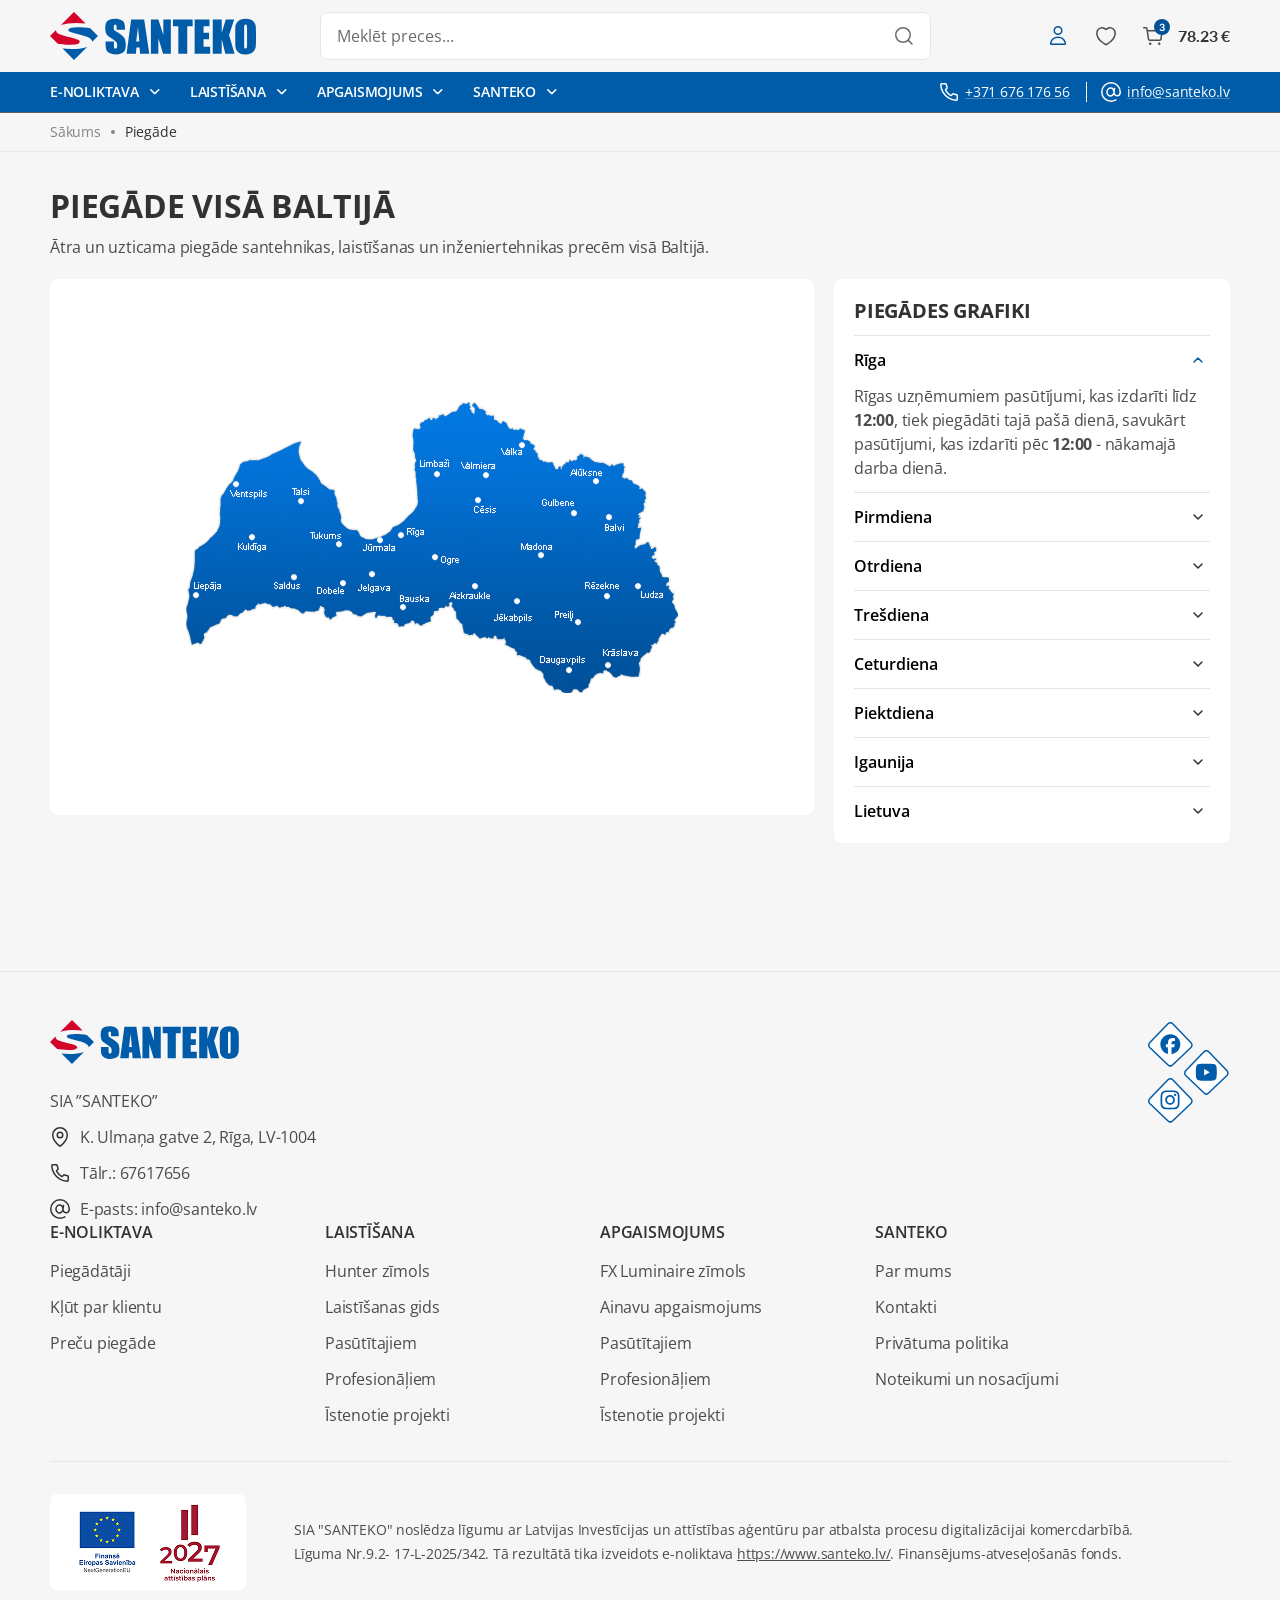
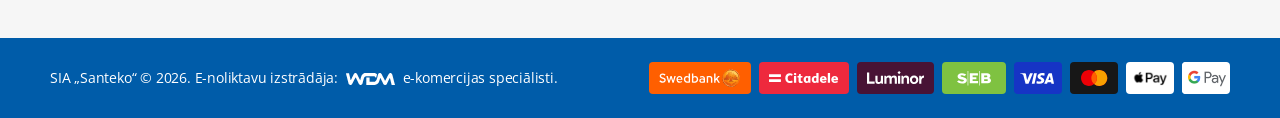
<file: delivery-page.html>
<!DOCTYPE html>
<html lang="lv">
    <head>
        <meta charset="UTF-8">
        <meta name="viewport" content="width=device-width, initial-scale=1, shrink-to-fit=no"> 
        <link href="assets/css/style.css?v=1" rel="stylesheet" />
        <title>Santeko</title>
    </head>

    <body>
        <header id="masthead" class="site-header">
            <div class="mobile-top-bar">
                <div class="container">
                    <ul class="header-contacts">
                        <li>
                            <a href="#">
                                <img src="assets/images/icons/header-phone-icons.svg" alt="">
                                <span>+371 676 176 56</span>
                            </a>
                        </li>

                        <li>
                            <a href="#">
                                <img src="assets/images/icons/header-email-icons.svg" alt="">
                                <span>info@santeko.lv</span>
                            </a>
                        </li>
                    </ul>
                </div>
            </div>

            <div class="main-bar">
                <div class="container">                    
                    <button type="button" class="menu-toggle">
                        <i class="icon"></i>
                    </button>
                    
                    <a href="#" class="site-logo">
                        <img src="assets/images/logo.svg" alt="">
                    </a> 

                    <div class="wd-header-search">
                        <form role="search" method="get"  action="#">
                            <input type="search" placeholder="Meklēt preces..." value="" name="">
                            <button type="submit"></button>
                        </form>
                    </div>
                    
                    <div class="buttons">
                        <a href="#" class="wd-header-my-account">
                            <img src="assets/images/icons/header-user-icon.svg" alt="">
                        </a>

                        <a href="#" class="wd-header-wishlist">
                            <img src="assets/images/icons/header-heart-icon.svg" alt="">
                        </a>

                        <a href="#" class="buttons__cart">
                            <img src="assets/images/icons/header-cart-icon.svg" alt="">
                            <span class="buttons__cart-badge">3</span>
                            <span class="buttons__cart-price">78.23 €</span>
                        </a>
                    </div>
                </div>
            </div>

            <nav id="site-navigation">    
                <div class="container">                    
                    <ul id="primary-menu-list">  
                        <li class="menu-item menu-item-has-children">
                            <a href="#">E-NOLIKTAVA</a>

                            <div class="dropdown-menu">
                                <ul class="dropdown-menu__categories">
                                    <li><a href="#">Sub Category</a></li>
                                    <li><a href="#">Sub Category</a></li>
                                    <li><a href="#">Sub Category</a></li>
                                    <li><a href="#">Sub Category</a></li>
                                    <li><a href="#">Sub Category</a></li>
                                    <li><a href="#">Sub Category</a></li>
                                    <li><a href="#">Sub Category</a></li>
                                </ul>
                            </div>
                        </li>

                        <li class="menu-item menu-item-has-children">
                            <a href="#">LAISTĪŠANA</a>

                            <div class="dropdown-menu">
                                <ul class="dropdown-menu__categories">
                                    <li><a href="#">Sub Category</a></li>
                                    <li><a href="#">Sub Category</a></li>
                                    <li><a href="#">Sub Category</a></li>
                                    <li><a href="#">Sub Category</a></li>
                                    <li><a href="#">Sub Category</a></li>
                                    <li><a href="#">Sub Category</a></li>
                                    <li><a href="#">Sub Category</a></li>
                                </ul>
                            </div>
                        </li>

                        <li class="menu-item menu-item-has-children">
                            <a href="#">APGAISMOJUMS</a>

                            <div class="dropdown-menu">
                                <ul class="dropdown-menu__categories">
                                    <li><a href="#">Sub Category</a></li>
                                    <li><a href="#">Sub Category</a></li>
                                    <li><a href="#">Sub Category</a></li>
                                    <li><a href="#">Sub Category</a></li>
                                    <li><a href="#">Sub Category</a></li>
                                    <li><a href="#">Sub Category</a></li>
                                    <li><a href="#">Sub Category</a></li>
                                </ul>
                            </div>
                        </li>

                        <li class="menu-item menu-item-has-children">
                            <a href="#">SANTEKO</a>

                            <div class="dropdown-menu">
                                <ul class="dropdown-menu__categories">
                                    <li><a href="#">Sub Category</a></li>
                                    <li><a href="#">Sub Category</a></li>
                                    <li><a href="#">Sub Category</a></li>
                                    <li><a href="#">Sub Category</a></li>
                                    <li><a href="#">Sub Category</a></li>
                                    <li><a href="#">Sub Category</a></li>
                                    <li><a href="#">Sub Category</a></li>
                                </ul>
                            </div>
                        </li>
                    </ul>

                    <ul class="header-contacts header-contacts--desktop">
                        <li>
                            <a href="#">
                                <img src="assets/images/icons/header-phone-icons.svg" alt="">
                                <span>+371 676 176 56</span>
                            </a>
                        </li>

                        <li>
                            <a href="#">
                                <img src="assets/images/icons/header-email-icons.svg" alt="">
                                <span>info@santeko.lv</span>
                            </a>
                        </li>
                    </ul>

                    <div class="mobile-view mobile-view--bottom">
                        <ul class="header-contacts">
                            <li>
                                <a href="#">
                                    <img src="assets/images/icons/header-phone-icons.svg" alt="">
                                    <span>+371 676 176 56</span>
                                </a>
                            </li>

                            <li>
                                <a href="#">
                                    <img src="assets/images/icons/header-email-icons.svg" alt="">
                                    <span>info@santeko.lv</span>
                                </a>
                            </li>
                        </ul>
                    </div>
                </div>
            </nav> 
        </header>     

        <main id="main" class="site-main" role="main"> 
            <nav class="breadcrumb woocommerce-breadcrumb" aria-label="Breadcrumb">
                <div class="container">
                    <a class="breadcrumb__link" href="#">Sākums</a>
                    <span class="breadcrumb__separator"></span>
                    <span class="breadcrumb__current">Piegāde</span>
                </div>
            </nav>

            <div class="container">
                <div class="page-heading-holder">
                    <h1 class="page-heading">Piegāde visā baltijā</h1>
                    <p class="sub-heading">Ātra un uzticama piegāde santehnikas, laistīšanas un inženiertehnikas precēm visā Baltijā.</p>
                </div>

                <div class="delivery-map">
                    <div class="delivery-map__map">
                        <div class="delivery-map__holder">
                            <div class="delivery-map__main">
                                <img src="assets/images/delivery-map/delivery-map__lv-main.png" alt="">
                            </div>

                            <img src="assets/images/delivery-map/delivery-map__lv_lv-1.gif" alt="" class="lv-1">
                            <img src="assets/images/delivery-map/delivery-map__lv_lv-2.gif" alt="" class="lv-2">
                            <img src="assets/images/delivery-map/delivery-map__lv_lv-3.gif" alt="" class="lv-3">
                            <img src="assets/images/delivery-map/delivery-map__lv_lv-4.gif" alt="" class="lv-4">
                            <img src="assets/images/delivery-map/delivery-map__lv_lv-5.gif" alt="" class="lv-5">
                        </div>
                    </div>

                    <div class="delivery-map__schedules">
                        <h2 class="delivery-map__schedules-title">PIEGĀDEs GRAFIKI</h2>

                        <div class="delivery-map__schedules-list">
                            <div class="schedule-item schedule-item--open">
                                <button type="button" class="schedule-item__toggle">Rīga</button>
                                <div class="schedule-item__body">
                                    <p class="schedule-item__body-text">Rīgas uzņēmumiem pasūtījumi, kas izdarīti līdz <strong>12:00</strong>, tiek piegādāti tajā pašā dienā, savukārt pasūtījumi, kas izdarīti pēc <strong>12:00</strong> - nākamajā darba dienā.</p>
                                </div>
                            </div>

                            <div class="schedule-item" data-schedule="lv-1">
                                <button type="button" class="schedule-item__toggle">Pirmdiena</button>

                                <div class="schedule-item__body">
                                    <div class="schedule-item__details">
                                        <div>
                                            <span class="schedule-item__details-heading schedule-item__details-heading--location">Pilsētas:</span>
                                            <p class="m-0">Jelgava, Tukums, Talsi, Jūrmala</p>
                                        </div>

                                        <div>
                                            <span class="schedule-item__details-heading schedule-item__details-heading--time">Pasūtījuma iesniegšanas termiņš</span>
                                            <p class="m-0">Pirmdienās līdz 10:00</p>
                                        </div>
                                    </div>
                                </div>
                            </div>

                            <div class="schedule-item" data-schedule="lv-2">
                                <button type="button" class="schedule-item__toggle">Otrdiena</button>
                               
                                <div class="schedule-item__body">
                                    <div class="schedule-item__details">
                                        <div>
                                            <span class="schedule-item__details-heading schedule-item__details-heading--location">Pilsētas:</span>
                                            <p class="m-0">	Sigulda, Limbaži, Cēsis, Valmiera, Rūjiena, Rauna, Smiltene, Alūksne, Balvi, Gulbene, Madona, Saulkrasti, Salacgrīva, Ainaži, Valka, Rēzekne</p>
                                        </div>

                                        <div>
                                            <span class="schedule-item__details-heading schedule-item__details-heading--time">Pasūtījuma iesniegšanas termiņš</span>
                                            <p class="m-0">Pirmdienās līdz 15:00</p>
                                        </div>
                                    </div>
                                </div>
                            </div>

                            <div class="schedule-item" data-schedule="lv-3">
                                <button type="button" class="schedule-item__toggle">Trešdiena</button>

                                <div class="schedule-item__body">
                                    <div class="schedule-item__details">
                                        <div>
                                            <span class="schedule-item__details-heading schedule-item__details-heading--location">Pilsētas:</span>
                                            <p class="m-0">Ķekava, Baldone, Iecava, Bauska, Jelgava, Dobele</p>
                                        </div>

                                        <div>
                                            <span class="schedule-item__details-heading schedule-item__details-heading--time">Pasūtījuma iesniegšanas termiņš</span>
                                            <p class="m-0">Otrdienās līdz 15:00</p>
                                        </div>
                                    </div>
                                </div>
                            </div>

                            <div class="schedule-item" data-schedule="lv-4">
                                <button type="button" class="schedule-item__toggle">Ceturdiena</button>
                                
                                <div class="schedule-item__body">
                                    <div class="schedule-item__details">
                                        <div>
                                            <span class="schedule-item__details-heading schedule-item__details-heading--location">Pilsētas:</span>
                                            <p class="m-0">Jūrmala, Tukums, Talsi, Kandava, Kuldīga, Ventspils, Liepāja, Grobiņa, Skrunda, Saldus</p>
                                        </div>

                                        <div>
                                            <span class="schedule-item__details-heading schedule-item__details-heading--time">Pasūtījuma iesniegšanas termiņš</span>
                                            <p class="m-0">Trešdienās līdz 15:00</p>
                                        </div>
                                    </div>
                                </div>
                            </div>

                            <div class="schedule-item" data-schedule="lv-5">
                                <button type="button" class="schedule-item__toggle">Piektdiena</button>
                                
                                <div class="schedule-item__body">
                                    <div class="schedule-item__details">
                                        <div>
                                            <span class="schedule-item__details-heading schedule-item__details-heading--location">Pilsētas:</span>
                                            <p class="m-0">Ogre, Aizkraukle, Jēkabpils, Līvāni, Preiļi, Rēzekne, Varakļāni, Viļāni, Koknese, Ludza, Dagda, Krāslava, Daugavpils</p>
                                        </div>

                                        <div>
                                            <span class="schedule-item__details-heading schedule-item__details-heading--time">Pasūtījuma iesniegšanas termiņš</span>
                                            <p class="m-0">Ceturtdienās līdz 15:00</p>
                                        </div>
                                    </div>
                                </div>
                            </div>

                            <div class="schedule-item">
                                <button type="button" class="schedule-item__toggle">Igaunija</button>

                                <div class="schedule-item__body">
                                    <div class="schedule-item__details">
                                        <div>
                                            <span class="schedule-item__details-heading schedule-item__details-heading--location">Pilsētas:</span>
                                            <p class="m-0">Tallina</p>
                                        </div>
                                        <div>
                                            <span class="schedule-item__details-heading schedule-item__details-heading--time">Pasūtījuma iesniegšanas termiņš</span>
                                            <p class="m-0">Pirmdienās līdz 10:00</p>
                                        </div>
                                    </div>
                                </div>
                            </div>

                            <div class="schedule-item"> 
                                <button type="button" class="schedule-item__toggle">Lietuva</button>

                                <div class="schedule-item__body">
                                    <div class="schedule-item__details">
                                        <div>
                                            <span class="schedule-item__details-heading schedule-item__details-heading--location">Pilsētas:</span>
                                            <p class="m-0">Vinius</p>
                                        </div>
                                        
                                        <div>
                                            <span class="schedule-item__details-heading schedule-item__details-heading--time">Pasūtījuma iesniegšanas termiņš</span>
                                            <p class="m-0">Pirmdienās līdz 10:00</p>
                                        </div>
                                    </div>
                                </div>
                            </div> 
                        </div>
                    </div>
                </div>
            </div>
        </main>

        <footer id="main-footer"> 
            <div class="container">
                <div class="footer-content">
                    <div class="footer-content__text">
                        <img src="assets/images/footer-logo.svg" alt="">

                        <p>SIA ”SANTEKO”</p>

                        <ul class="footer-content__text-contacts">
                            <li>
                                <div class="icon">
                                    <svg width="16" height="20" viewBox="0 0 16 20" fill="none" xmlns="http://www.w3.org/2000/svg">
                                        <path d="M10.75 8C10.75 9.51878 9.51878 10.75 8 10.75C6.48122 10.75 5.25 9.51878 5.25 8C5.25 6.48122 6.48122 5.25 8 5.25C9.51878 5.25 10.75 6.48122 10.75 8Z" stroke="#323232" stroke-width="1.5" stroke-linejoin="round"/>
                                        <path d="M15.25 8C15.25 13.0279 10.2846 17.5366 8.5723 18.942C8.23486 19.2189 7.76514 19.2189 7.4277 18.942C5.7154 17.5366 0.75 13.0279 0.75 8C0.75 3.99594 3.99594 0.75 8 0.75C12.0041 0.75 15.25 3.99594 15.25 8Z" stroke="#323232" stroke-width="1.5" stroke-linejoin="round"/>
                                    </svg>
                                </div>

                                <span>K. Ulmaņa gatve 2, Rīga, LV-1004</span>
                            </li>

                            <li>
                                <div class="icon">
                                    <svg width="18" height="18" viewBox="0 0 18 18" fill="none" xmlns="http://www.w3.org/2000/svg">
                                        <path d="M7.06295 4.41717L6.1955 1.46783C6.07033 1.04225 5.67974 0.75 5.23614 0.75H3.98673H1.72129C1.17489 0.75 0.726407 1.18895 0.751336 1.73479C0.869995 4.33291 1.6111 6.8891 2.91876 9.14299C4.34193 11.596 6.38839 13.6424 8.84138 15.0656C11.1123 16.3831 13.6356 17.0816 16.2348 17.223C16.7863 17.253 17.2344 16.8023 17.2344 16.25V12.7482C17.2344 12.3046 16.9421 11.914 16.5165 11.7889L13.5672 10.9214C13.2091 10.8161 12.8222 10.919 12.5637 11.1883L11.6863 12.1022C11.3829 12.4182 10.9072 12.5034 10.5272 12.2855C8.5203 11.1347 6.84965 9.46408 5.6989 7.45721C5.48101 7.07722 5.56618 6.60147 5.88216 6.29812L6.79612 5.42072C7.06539 5.16222 7.16828 4.77527 7.06295 4.41717Z" stroke="#323232" stroke-width="1.5" stroke-linejoin="round"/>
                                    </svg>
                                </div>

                                <span>Tālr.: 67617656</span>
                            </li>

                            <li>
                                <div class="icon">
                                    <svg width="20" height="20" viewBox="0 0 20 20" fill="none" xmlns="http://www.w3.org/2000/svg">
                                        <path d="M14.8684 17.8667C13.4543 18.7437 11.7863 19.25 10 19.25C4.89137 19.25 0.75 15.1086 0.75 10C0.75 4.89137 4.89137 0.75 10 0.75C15.1086 0.75 19.25 4.89137 19.25 10C19.25 11.9797 18.2662 14.0242 15.9715 13.8156C14.0837 13.644 12.7249 11.9258 12.993 10.0492L13.5226 6.40278M12.9375 10.4805C12.63 12.6681 10.8291 14.2235 8.91487 13.9544C7.00068 13.6854 5.69817 11.6939 6.00562 9.50626C6.31308 7.31862 8.11407 5.76327 10.0283 6.03229C11.9424 6.30131 13.245 8.29283 12.9375 10.4805Z" stroke="#323232" stroke-width="1.5" stroke-linecap="round"/>
                                    </svg>
                                </div>

                                <span>E-pasts: info@santeko.lv</span>
                            </li>
                        </ul>
                    </div>

                    <div class="footer-menu-holder">
                        <div class="menu-col">
                            <h4 class="widget-title">E-noliktava</h4>

                            <ul class="menu">
                                <li class="menu-item">
                                    <a href="#">Piegādātāji</a>
                                </li>

                                <li class="menu-item">
                                    <a href="#">Kļūt par klientu</a>
                                </li>

                                <li class="menu-item">
                                    <a href="#">Preču piegāde</a>
                                </li>
                            </ul>
                        </div>

                        <div class="menu-col">
                            <h4 class="widget-title">Laistīšana</h4>

                            <ul class="menu">
                                <li class="menu-item">
                                    <a href="#">Hunter zīmols</a>
                                </li>

                                <li class="menu-item">
                                    <a href="#">Laistīšanas gids</a>
                                </li>

                                <li class="menu-item">
                                    <a href="#">Pasūtītajiem</a>
                                </li>

                                <li class="menu-item">
                                    <a href="#">Profesionāļiem</a>
                                </li>

                                <li class="menu-item">
                                    <a href="#">Īstenotie projekti</a>
                                </li>
                            </ul>
                        </div>

                        <div class="menu-col">
                            <h4 class="widget-title">Apgaismojums</h4>

                            <ul class="menu">
                                <li class="menu-item">
                                    <a href="#">FX Luminaire zīmols</a>
                                </li>

                                <li class="menu-item">
                                    <a href="#">Ainavu apgaismojums</a>
                                </li>

                                <li class="menu-item">
                                    <a href="#">Pasūtītajiem</a>
                                </li>

                                <li class="menu-item">
                                    <a href="#">Profesionāļiem</a>
                                </li>

                                <li class="menu-item">
                                    <a href="#">Īstenotie projekti</a>
                                </li>
                            </ul>
                        </div>

                        <div class="menu-col">
                            <h4 class="widget-title">Santeko</h4>

                            <ul class="menu">
                                <li class="menu-item">
                                    <a href="#">Par mums</a>
                                </li>

                                <li class="menu-item">
                                    <a href="#">Kontakti</a>
                                </li>

                                <li class="menu-item">
                                    <a href="#">Privātuma politika</a>
                                </li>

                                <li class="menu-item">
                                    <a href="#">Noteikumi un nosacījumi</a>
                                </li>
                            </ul>
                        </div>
                    </div>

                    <ul class="social-media">
                        <li>
                            <a href="#" target="_blank">
                                <img src="assets/images/icons/footer-fb-icon.svg" alt="">
                            </a>
                        </li>

                        <li>
                            <a href="#" target="_blank">
                                <img src="assets/images/icons/footer-yt-icon.svg" alt="">
                            </a>
                        </li>

                        <li>
                            <a href="#" target="_blank">
                                <img src="assets/images/icons/footer-ig-icon.svg" alt="">
                            </a>
                        </li>
                    </ul>

                    <div class="investment-details d-flex justify-content-center">
                        <div class="investment-details__logos">
                            <img src="assets/images/logos/investment-logo.jpg" alt="">
                        </div>

                        <div class="investment-details__text">
                            <p class="m-0">SIA "SANTEKO" noslēdza līgumu ar Latvijas Investīcijas un attīstības aģentūru par atbalsta procesu digitalizācijai komercdarbībā. Līguma Nr.9.2- 17-L-2025/342. Tā rezultātā tika izveidots e-noliktava <a href="#" target="_blank">https://www.santeko.lv/</a>. Finansējums-atveseļošanās fonds.</p>
                        </div>
                    </div>                    
                </div>
            </div>

            <div class="footer-bottom">
                <div class="container">
                    <div class="footer-bottom__text">
                        <span class="footer-bottom__text-copyrights">SIA „Santeko“ &copy; 2026.</span> E-noliktavu izstrādāja: <a href="#" target="_blank"><img src="assets/images/logos/wdm-logo.svg"></a> e-komercijas speciālisti.
                    </div>

                    <div class="footer-bottom__logos">
                        <div class="footer-bottom__logos-item">
                            <img src="assets/images/logos/footer-swedbank.svg" alt=""> 
                        </div>

                        <div class="footer-bottom__logos-item">
                            <img src="assets/images/logos/footer-citadele.svg" alt=""> 
                        </div>

                        <div class="footer-bottom__logos-item">
                            <img src="assets/images/logos/footer-luminor.svg" alt=""> 
                        </div>

                        <div class="footer-bottom__logos-item">
                            <img src="assets/images/logos/footer-seb.svg" alt=""> 
                        </div>

                        <div class="footer-bottom__logos-item">
                            <img src="assets/images/logos/footer-visa.svg" alt=""> 
                        </div>

                        <div class="footer-bottom__logos-item">
                            <img src="assets/images/logos/footer-mastercard.svg" alt=""> 
                        </div>

                        <div class="footer-bottom__logos-item">
                            <img src="assets/images/logos/footer-apple-pay.svg" alt=""> 
                        </div>

                        <div class="footer-bottom__logos-item">
                            <img src="assets/images/logos/footer-google-pay.svg" alt=""> 
                        </div>
                    </div>
                </div>
            </div>
        </footer>

        <div class="cart-widget-side">
            <div class="wc-heading">
                <div class="title">
                    <div class="cart-icon">
                        <img src="assets/images/icons/header-cart-icon.svg" alt="">
                        <span class="cart-icon__badge">3</span>
                    </div>

                    <span>PASŪTĪJUMu GROZS</span>
                </div>
                
                <div class="close-side-widget">
					<a href="#" rel="nofollow">
                        <span>Aizvērt</span>
                    </a>
				</div>
            </div>

            <div class="widget_shopping_cart">
                <div class="widget_shopping_cart_content">
                    <div class="shopping-cart-widget-body">
                        <ul class="woocommerce-mini-cart">
                            <li class="woocommerce-mini-cart-item">
                                <a href="#" class="cart-item-image">
									<img src="assets/images/woocommerce-mini-cart-item-image-1.jpg" class="attachment-woocommerce_thumbnail size-woocommerce_thumbnail" alt="" decoding="async" loading="lazy">					
                                </a>

                                <div class="cart-info">
                                    <span class="wc-entities-title">Kompresijas līkums Cu caurulei 10x1/2"M</span>
        
                                    <ul class="features">
                                        <li>Kods: <strong>T11041015</strong></li>
                                        <li>Iepakojumā: <strong>10 gab.</strong></li>
                                    </ul>

                                    <div class="price-holder">
                                        <div class="quantity">
                                            <input type="button" value="-" class="minus btn" aria-label="Decrease quantity">
                                            <input type="number" id="" class="input-text qty text" value="1" aria-label="Product quantity" min="1" name="quantity" step="1" placeholder="" inputmode="numeric" autocomplete="off">
                                            <input type="button" value="+" class="plus btn" aria-label="Increase quantity">
                                        </div>

                                        <span class="woocommerce-Price-amount amount">16.00 €</span>
                                    </div>                                 
                                </div>

                                <a role="button" href="#" class="remove remove_from_cart_button">×</a>
                            </li>

                            <li class="woocommerce-mini-cart-item">
                                <a href="#" class="cart-item-image">
									<img src="assets/images/woocommerce-mini-cart-item-image-1.jpg" class="attachment-woocommerce_thumbnail size-woocommerce_thumbnail" alt="" decoding="async" loading="lazy">					
                                </a>

                                <div class="cart-info">
                                    <span class="wc-entities-title">Kompresijas līkums Cu caurulei 10x1/2"M</span>

        
                                    <ul class="features">
                                        <li>Kods: <strong>T11041015</strong></li>
                                        <li>Iepakojumā: <strong>10 gab.</strong></li>
                                    </ul>

                                    <div class="price-holder">
                                        <div class="quantity">
                                            <input type="button" value="-" class="minus btn" aria-label="Decrease quantity">
                                            <input type="number" id="" class="input-text qty text" value="1" aria-label="Product quantity" min="1" name="quantity" step="1" placeholder="" inputmode="numeric" autocomplete="off">
                                            <input type="button" value="+" class="plus btn" aria-label="Increase quantity">
                                        </div>

                                        <span class="woocommerce-Price-amount amount">16.00 €</span>
                                    </div>                                 
                                </div>

                                <a role="button" href="#" class="remove remove_from_cart_button">×</a>
                            </li>
                        </ul>
                    </div>

                    <div class="shopping-cart-widget-footer">
                        <ul class="woocommerce-mini-cart__total">
                            <li>
                                <span>Starpsumma</span>
                                <span>2,532.12 €</span>
                            </li>

                            <li>
                                <span>PVN (21%)</span>
                                <span>531.74 €</span>
                            </li>

                            <li class="total">
                                <strong>Summa</strong> 
                                <span class="woocommerce-Price-amount amount">3,063.86 €</span>	                               
                            </li>
                        </ul>

                        <div class="woocommerce-mini-cart__buttons buttons">
                            <a href="#" class="button btn btn-secondary btn-cart">SKATĪT GROZU</a>
                            <a href="#" class="button btn btn-primary checkout wc-forward">Noformēt pasūtījumu</a>
                        </div>
                    </div>
                </div>
            </div>
        </div>

        <div class="content-overlay"></div>

        <!-- JS files -->
        <script src="assets/js/jquery.min.js"></script> 
        <script src="assets/bootstrap/dist/js/bootstrap.bundle.js"></script>
        <script src="assets/js/bootstrap-select.min.js"></script> 
        <script src="assets/js/swiper-bundle.min.js"></script> 
        <script src="assets/js/fancybox.min.js"></script> 
        <script src="assets/js/functions.js?v=1"></script>       
    </body>
</html>
</file>
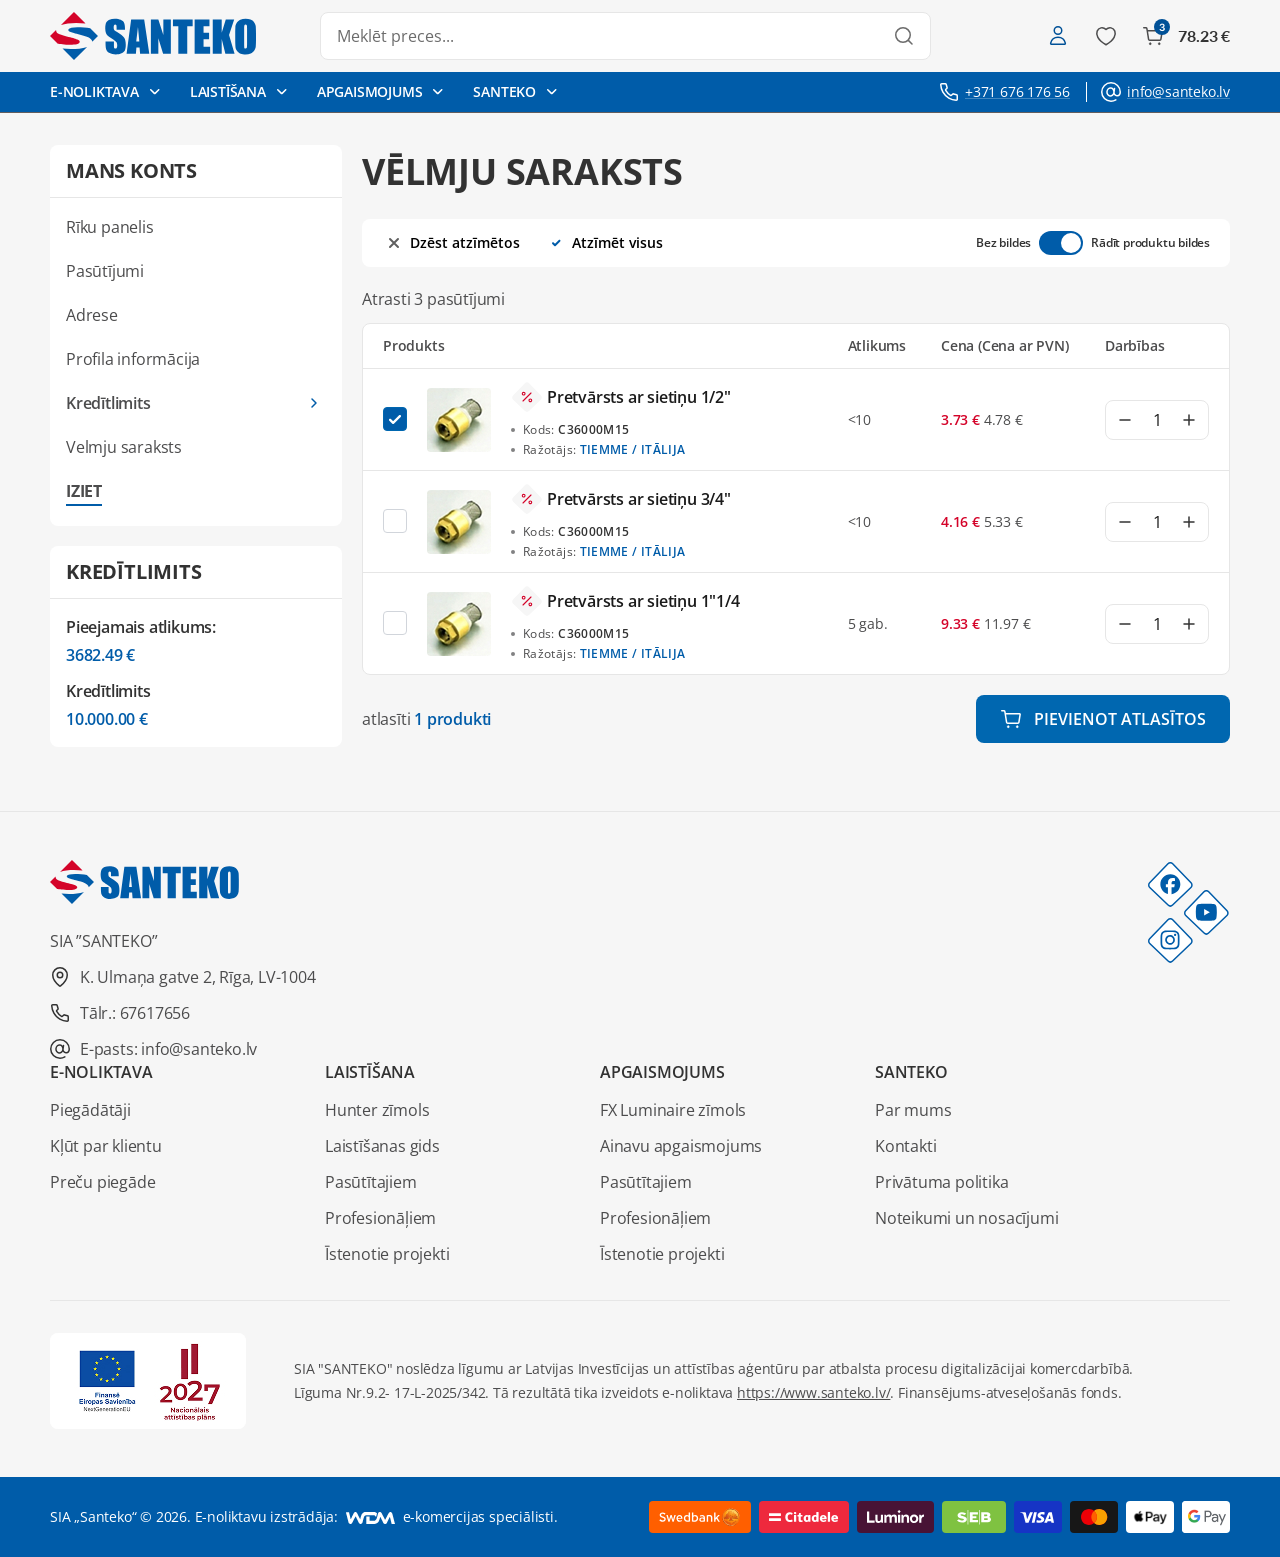
<file: my-account-wishlist.html>
<!DOCTYPE html>
<html lang="lv">
    <head>
        <meta charset="UTF-8">
        <meta name="viewport" content="width=device-width, initial-scale=1, shrink-to-fit=no"> 
        <link href="assets/css/style.css?v=1" rel="stylesheet" />
        <title>Santeko</title>
    </head>

    <body>
        <header id="masthead" class="site-header">
            <div class="mobile-top-bar">
                <div class="container">
                    <ul class="header-contacts">
                        <li>
                            <a href="#">
                                <img src="assets/images/icons/header-phone-icons.svg" alt="">
                                <span>+371 676 176 56</span>
                            </a>
                        </li>

                        <li>
                            <a href="#">
                                <img src="assets/images/icons/header-email-icons.svg" alt="">
                                <span>info@santeko.lv</span>
                            </a>
                        </li>
                    </ul>
                </div>
            </div>

            <div class="main-bar">
                <div class="container">                    
                    <button type="button" class="menu-toggle">
                        <i class="icon"></i>
                    </button>
                    
                    <a href="#" class="site-logo">
                        <img src="assets/images/logo.svg" alt="">
                    </a> 

                    <div class="wd-header-search">
                        <form role="search" method="get"  action="#">
                            <input type="search" placeholder="Meklēt preces..." value="" name="">
                            <button type="submit"></button>
                        </form>
                    </div>
                    
                    <div class="buttons">
                        <a href="#" class="wd-header-my-account">
                            <img src="assets/images/icons/header-user-icon.svg" alt="">
                        </a>

                        <a href="#" class="wd-header-wishlist">
                            <img src="assets/images/icons/header-heart-icon.svg" alt="">
                        </a>

                        <a href="#" class="buttons__cart">
                            <img src="assets/images/icons/header-cart-icon.svg" alt="">
                            <span class="buttons__cart-badge">3</span>
                            <span class="buttons__cart-price">78.23 €</span>
                        </a>
                    </div>
                </div>
            </div>

            <nav id="site-navigation">    
                <div class="container">                    
                    <ul id="primary-menu-list">  
                        <li class="menu-item menu-item-has-children">
                            <a href="#">E-NOLIKTAVA</a>

                            <div class="dropdown-menu">
                                <ul class="dropdown-menu__categories">
                                    <li><a href="#">Sub Category</a></li>
                                    <li><a href="#">Sub Category</a></li>
                                    <li><a href="#">Sub Category</a></li>
                                    <li><a href="#">Sub Category</a></li>
                                    <li><a href="#">Sub Category</a></li>
                                    <li><a href="#">Sub Category</a></li>
                                    <li><a href="#">Sub Category</a></li>
                                </ul>
                            </div>
                        </li>

                        <li class="menu-item menu-item-has-children">
                            <a href="#">LAISTĪŠANA</a>

                            <div class="dropdown-menu">
                                <ul class="dropdown-menu__categories">
                                    <li><a href="#">Sub Category</a></li>
                                    <li><a href="#">Sub Category</a></li>
                                    <li><a href="#">Sub Category</a></li>
                                    <li><a href="#">Sub Category</a></li>
                                    <li><a href="#">Sub Category</a></li>
                                    <li><a href="#">Sub Category</a></li>
                                    <li><a href="#">Sub Category</a></li>
                                </ul>
                            </div>
                        </li>

                        <li class="menu-item menu-item-has-children">
                            <a href="#">APGAISMOJUMS</a>

                            <div class="dropdown-menu">
                                <ul class="dropdown-menu__categories">
                                    <li><a href="#">Sub Category</a></li>
                                    <li><a href="#">Sub Category</a></li>
                                    <li><a href="#">Sub Category</a></li>
                                    <li><a href="#">Sub Category</a></li>
                                    <li><a href="#">Sub Category</a></li>
                                    <li><a href="#">Sub Category</a></li>
                                    <li><a href="#">Sub Category</a></li>
                                </ul>
                            </div>
                        </li>

                        <li class="menu-item menu-item-has-children">
                            <a href="#">SANTEKO</a>

                            <div class="dropdown-menu">
                                <ul class="dropdown-menu__categories">
                                    <li><a href="#">Sub Category</a></li>
                                    <li><a href="#">Sub Category</a></li>
                                    <li><a href="#">Sub Category</a></li>
                                    <li><a href="#">Sub Category</a></li>
                                    <li><a href="#">Sub Category</a></li>
                                    <li><a href="#">Sub Category</a></li>
                                    <li><a href="#">Sub Category</a></li>
                                </ul>
                            </div>
                        </li>
                    </ul>

                    <ul class="header-contacts header-contacts--desktop">
                        <li>
                            <a href="#">
                                <img src="assets/images/icons/header-phone-icons.svg" alt="">
                                <span>+371 676 176 56</span>
                            </a>
                        </li>

                        <li>
                            <a href="#">
                                <img src="assets/images/icons/header-email-icons.svg" alt="">
                                <span>info@santeko.lv</span>
                            </a>
                        </li>
                    </ul>

                    <div class="mobile-view mobile-view--bottom">
                        <ul class="header-contacts">
                            <li>
                                <a href="#">
                                    <img src="assets/images/icons/header-phone-icons.svg" alt="">
                                    <span>+371 676 176 56</span>
                                </a>
                            </li>

                            <li>
                                <a href="#">
                                    <img src="assets/images/icons/header-email-icons.svg" alt="">
                                    <span>info@santeko.lv</span>
                                </a>
                            </li>
                        </ul>
                    </div>
                </div>
            </nav> 
        </header>     

        <main id="main" class="site-main" role="main"> 
            <div class="container">
                <div class="wc-my-account-wrapper">
                    <div class="wc-my-account-sidebar">
                        <div class="wc-my-account-sidebar__box">
                            <h2 class="wc-my-account-sidebar__title">Mans konts</h2>

                            <nav class="woocommerce-MyAccount-navigation" aria-label="Account pages">
                                <ul>
                                    <li class="woocommerce-MyAccount-navigation-link ">
                                        <a href="#" aria-current="page">Rīku panelis</a>
                                    </li>

                                    <li class="woocommerce-MyAccount-navigation-link">
                                        <a href="#">Pasūtījumi</a>
                                    </li>

                                    <li class="woocommerce-MyAccount-navigation-link">
                                        <a href="#">Adrese</a>
                                    </li>

                                    <li class="woocommerce-MyAccount-navigation-link">
                                        <a href="#">Profila informācija</a>
                                    </li>

                                    <li class="woocommerce-MyAccount-navigation-link menu-item-has-children">
                                        <a href="#">Kredītlimits</a>

                                        <ul class="submenu">
                                            <li><a href="#">Pieteikt kredītlimitu</a></li>
                                            <li><a href="#">Kredītlimita noteikumi</a></li>
                                        </ul>
                                    </li>

                                    <li class="woocommerce-MyAccount-navigation-link">
                                        <a href="#">Velmju saraksts</a>
                                    </li>

                                    <li class="woocommerce-MyAccount-navigation-link woocommerce-MyAccount-navigation-link--customer-logout">
                                        <a href="#">IZIET</a>
                                    </li>
                                </ul>
                            </nav>
                        </div>

                        <div class="wc-my-account-sidebar__box credit-limit">
                            <h2 class="wc-my-account-sidebar__title">Kredītlimits</h2>

                            <div class="credit-limit__row">
                                <span class="credit-limit__label">Pieejamais atlikums:</span>
                                <span class="credit-limit__value">3682.49 €</span>
                            </div>

                            <div class="credit-limit__row">
                                <span class="credit-limit__label">Kredītlimits</span>
                                <span class="credit-limit__value">10.000.00 €</span>
                            </div>
                        </div>
                    </div>

                    <div class="woocommerce-MyAccount-content">
                        <h1 class="page-heading">Vēlmju saraksts</h1>

                        <div class="wishlist-toolbar">
                            <div class="wishlist-toolbar__actions">
                                <button type="button" class="wishlist-toolbar__action wishlist-toolbar__action--remove">Dzēst atzīmētos</button>
                                <button type="button" class="wishlist-toolbar__action wishlist-toolbar__action--select-all">Atzīmēt visus</button>
                            </div>

                            <div class="checkbox-toggle-holder d-flex align-items-center">
                                <span>Bez bildes</span>

                                <label class="checkbox-toggle">
                                    <input type="checkbox" checked>
                                    <span class="checkbox-toggle__slider"></span>
                                </label>

                                <span>Rādīt produktu bildes</span>
                            </div>
                        </div>

                        <div class="wishlist-count">Atrasti 3 pasūtījumi</div>

                        <form class="wishlist-form" action="#" method="post">
                            <table class="wishlist-table">
                                <thead>
                                    <tr>
                                        <th class="product-name">Produkts</th>
                                        <th class="product-stock">Atlikums</th>
                                        <th class="product-price">Cena (Cena ar PVN)</th>
                                        <th class="product-quantity">Darbības</th>
                                    </tr>
                                </thead>

                                <tbody>
                                    <tr>
                                        <td class="product-name" data-title="Produkts">
                                            <div class="holder">
                                                <input type="checkbox" class="product-select__checkbox" checked>
                                                
                                                <a href="#" class="product-thumbnail">
                                                    <img src="assets/images/wishlist-table-image-1.jpg" alt="">
                                                </a>
        
                                                <div class="product-name__info">
                                                    <a href="#" class="product-name__title">
                                                        <img src="assets/images/icons/wishlist-discount-badge.svg" alt=""> Pretvārsts ar sietiņu 1/2"
                                                    </a>
                                                    
                                                    <ul>
                                                        <li class="product-name__code">Kods: <strong>C36000M15</strong></li>
                                                        <li class="product-name__manufacturer">Ražotājs: <a href="#">TIEMME / ITĀLIJA</a></li>
                                                    </ul>
                                                </div>
                                            </div>
                                        </td>

                                        <td class="product-stock" data-title="Atlikums">&lt;10</td>
                                        <td class="product-price" data-title="Cena (Cena ar PVN)">
                                            <span class="product-price__current">3.73 €</span>
                                            <span class="product-price__old">4.78 €</span>
                                        </td>

                                        <td class="product-quantity" data-title="Darbības">
                                            <div class="quantity">
                                                <input type="button" value="-" class="minus btn" aria-label="Decrease quantity">
                                                <input type="number" id="" class="input-text qty text" value="1" aria-label="Product quantity" min="1" name="quantity" step="1" placeholder="" inputmode="numeric" autocomplete="off">
                                                <input type="button" value="+" class="plus btn" aria-label="Increase quantity">
                                            </div>
                                        </td>
                                    </tr>

                                    <tr>
                                        <td class="product-name" data-title="Produkts">
                                            <div class="holder">
                                                <input type="checkbox" class="product-select__checkbox">
                                                
                                                <a href="#" class="product-thumbnail">
                                                    <img src="assets/images/wishlist-table-image-1.jpg" alt="">
                                                </a>
        
                                                <div class="product-name__info">
                                                    <a href="#" class="product-name__title">
                                                        <img src="assets/images/icons/wishlist-discount-badge.svg" alt=""> Pretvārsts ar sietiņu 3/4"
                                                    </a>
        
                                                    <ul>
                                                        <li class="product-name__code">Kods: <strong>C36000M15</strong></li>
                                                        <li class="product-name__manufacturer">Ražotājs: <a href="#">TIEMME / ITĀLIJA</a></li>
                                                    </ul>
                                                </div>
                                            </div>
                                        </td>

                                        <td class="product-stock" data-title="Atlikums">&lt;10</td>
                                        <td class="product-price" data-title="Cena (Cena ar PVN)">
                                            <span class="product-price__current">4.16 €</span>
                                            <span class="product-price__old">5.33 €</span>
                                        </td>

                                        <td class="product-quantity" data-title="Darbības">
                                            <div class="quantity">
                                                <input type="button" value="-" class="minus btn" aria-label="Decrease quantity">
                                                <input type="number" id="" class="input-text qty text" value="1" aria-label="Product quantity" min="1" name="quantity" step="1" placeholder="" inputmode="numeric" autocomplete="off">
                                                <input type="button" value="+" class="plus btn" aria-label="Increase quantity">
                                            </div>
                                        </td>
                                    </tr>

                                    <tr>
                                        <td class="product-name" data-title="Produkts">
                                            <div class="holder">
                                                <input type="checkbox" class="product-select__checkbox">
                                                
                                                <a href="#" class="product-thumbnail">
                                                    <img src="assets/images/wishlist-table-image-1.jpg" alt="">
                                                </a>
        
                                                <div class="product-name__info">
                                                    <a href="#" class="product-name__title">
                                                        <img src="assets/images/icons/wishlist-discount-badge.svg" alt=""> Pretvārsts ar sietiņu 1"1/4
                                                    </a>
        
                                                    <ul>
                                                        <li class="product-name__code">Kods: <strong>C36000M15</strong></li>
                                                        <li class="product-name__manufacturer">Ražotājs: <a href="#">TIEMME / ITĀLIJA</a></li>
                                                    </ul>
                                                </div>
                                            </div>
                                        </td>

                                        <td class="product-stock" data-title="Atlikums">5 gab.</td>
                                        <td class="product-price" data-title="Cena (Cena ar PVN)">
                                            <span class="product-price__current">9.33 €</span>
                                            <span class="product-price__old">11.97 €</span>
                                        </td>

                                        <td class="product-quantity" data-title="Darbības">
                                            <div class="quantity">
                                                <input type="button" value="-" class="minus btn" aria-label="Decrease quantity">
                                                <input type="number" id="" class="input-text qty text" value="1" aria-label="Product quantity" min="1" name="quantity" step="1" placeholder="" inputmode="numeric" autocomplete="off">
                                                <input type="button" value="+" class="plus btn" aria-label="Increase quantity">
                                            </div>
                                        </td>
                                    </tr>
                                </tbody>
                            </table>
                            
                            <div class="wishlist-footer">
                                <span class="wishlist-footer__count">atlasīti <strong>4 produkti</strong></span>

                                <button type="button" class="btn btn-primary wishlist-footer__submit">
                                    <span>Pievienot atlasītos</span>
                                </button>
                            </div>
                        </form>
                    </div>
                </div>
            </div>
        </main>

        <footer id="main-footer"> 
            <div class="container">
                <div class="footer-content">
                    <div class="footer-content__text">
                        <img src="assets/images/footer-logo.svg" alt="">

                        <p>SIA ”SANTEKO”</p>

                        <ul class="footer-content__text-contacts">
                            <li>
                                <div class="icon">
                                    <svg width="16" height="20" viewBox="0 0 16 20" fill="none" xmlns="http://www.w3.org/2000/svg">
                                        <path d="M10.75 8C10.75 9.51878 9.51878 10.75 8 10.75C6.48122 10.75 5.25 9.51878 5.25 8C5.25 6.48122 6.48122 5.25 8 5.25C9.51878 5.25 10.75 6.48122 10.75 8Z" stroke="#323232" stroke-width="1.5" stroke-linejoin="round"/>
                                        <path d="M15.25 8C15.25 13.0279 10.2846 17.5366 8.5723 18.942C8.23486 19.2189 7.76514 19.2189 7.4277 18.942C5.7154 17.5366 0.75 13.0279 0.75 8C0.75 3.99594 3.99594 0.75 8 0.75C12.0041 0.75 15.25 3.99594 15.25 8Z" stroke="#323232" stroke-width="1.5" stroke-linejoin="round"/>
                                    </svg>
                                </div>

                                <span>K. Ulmaņa gatve 2, Rīga, LV-1004</span>
                            </li>

                            <li>
                                <div class="icon">
                                    <svg width="18" height="18" viewBox="0 0 18 18" fill="none" xmlns="http://www.w3.org/2000/svg">
                                        <path d="M7.06295 4.41717L6.1955 1.46783C6.07033 1.04225 5.67974 0.75 5.23614 0.75H3.98673H1.72129C1.17489 0.75 0.726407 1.18895 0.751336 1.73479C0.869995 4.33291 1.6111 6.8891 2.91876 9.14299C4.34193 11.596 6.38839 13.6424 8.84138 15.0656C11.1123 16.3831 13.6356 17.0816 16.2348 17.223C16.7863 17.253 17.2344 16.8023 17.2344 16.25V12.7482C17.2344 12.3046 16.9421 11.914 16.5165 11.7889L13.5672 10.9214C13.2091 10.8161 12.8222 10.919 12.5637 11.1883L11.6863 12.1022C11.3829 12.4182 10.9072 12.5034 10.5272 12.2855C8.5203 11.1347 6.84965 9.46408 5.6989 7.45721C5.48101 7.07722 5.56618 6.60147 5.88216 6.29812L6.79612 5.42072C7.06539 5.16222 7.16828 4.77527 7.06295 4.41717Z" stroke="#323232" stroke-width="1.5" stroke-linejoin="round"/>
                                    </svg>
                                </div>

                                <span>Tālr.: 67617656</span>
                            </li>

                            <li>
                                <div class="icon">
                                    <svg width="20" height="20" viewBox="0 0 20 20" fill="none" xmlns="http://www.w3.org/2000/svg">
                                        <path d="M14.8684 17.8667C13.4543 18.7437 11.7863 19.25 10 19.25C4.89137 19.25 0.75 15.1086 0.75 10C0.75 4.89137 4.89137 0.75 10 0.75C15.1086 0.75 19.25 4.89137 19.25 10C19.25 11.9797 18.2662 14.0242 15.9715 13.8156C14.0837 13.644 12.7249 11.9258 12.993 10.0492L13.5226 6.40278M12.9375 10.4805C12.63 12.6681 10.8291 14.2235 8.91487 13.9544C7.00068 13.6854 5.69817 11.6939 6.00562 9.50626C6.31308 7.31862 8.11407 5.76327 10.0283 6.03229C11.9424 6.30131 13.245 8.29283 12.9375 10.4805Z" stroke="#323232" stroke-width="1.5" stroke-linecap="round"/>
                                    </svg>
                                </div>

                                <span>E-pasts: info@santeko.lv</span>
                            </li>
                        </ul>
                    </div>

                    <div class="footer-menu-holder">
                        <div class="menu-col">
                            <h4 class="widget-title">E-noliktava</h4>

                            <ul class="menu">
                                <li class="menu-item">
                                    <a href="#">Piegādātāji</a>
                                </li>

                                <li class="menu-item">
                                    <a href="#">Kļūt par klientu</a>
                                </li>

                                <li class="menu-item">
                                    <a href="#">Preču piegāde</a>
                                </li>
                            </ul>
                        </div>

                        <div class="menu-col">
                            <h4 class="widget-title">Laistīšana</h4>

                            <ul class="menu">
                                <li class="menu-item">
                                    <a href="#">Hunter zīmols</a>
                                </li>

                                <li class="menu-item">
                                    <a href="#">Laistīšanas gids</a>
                                </li>

                                <li class="menu-item">
                                    <a href="#">Pasūtītajiem</a>
                                </li>

                                <li class="menu-item">
                                    <a href="#">Profesionāļiem</a>
                                </li>

                                <li class="menu-item">
                                    <a href="#">Īstenotie projekti</a>
                                </li>
                            </ul>
                        </div>

                        <div class="menu-col">
                            <h4 class="widget-title">Apgaismojums</h4>

                            <ul class="menu">
                                <li class="menu-item">
                                    <a href="#">FX Luminaire zīmols</a>
                                </li>

                                <li class="menu-item">
                                    <a href="#">Ainavu apgaismojums</a>
                                </li>

                                <li class="menu-item">
                                    <a href="#">Pasūtītajiem</a>
                                </li>

                                <li class="menu-item">
                                    <a href="#">Profesionāļiem</a>
                                </li>

                                <li class="menu-item">
                                    <a href="#">Īstenotie projekti</a>
                                </li>
                            </ul>
                        </div>

                        <div class="menu-col">
                            <h4 class="widget-title">Santeko</h4>

                            <ul class="menu">
                                <li class="menu-item">
                                    <a href="#">Par mums</a>
                                </li>

                                <li class="menu-item">
                                    <a href="#">Kontakti</a>
                                </li>

                                <li class="menu-item">
                                    <a href="#">Privātuma politika</a>
                                </li>

                                <li class="menu-item">
                                    <a href="#">Noteikumi un nosacījumi</a>
                                </li>
                            </ul>
                        </div>
                    </div>

                    <ul class="social-media">
                        <li>
                            <a href="#" target="_blank">
                                <img src="assets/images/icons/footer-fb-icon.svg" alt="">
                            </a>
                        </li>

                        <li>
                            <a href="#" target="_blank">
                                <img src="assets/images/icons/footer-yt-icon.svg" alt="">
                            </a>
                        </li>

                        <li>
                            <a href="#" target="_blank">
                                <img src="assets/images/icons/footer-ig-icon.svg" alt="">
                            </a>
                        </li>
                    </ul>

                    <div class="investment-details d-flex justify-content-center">
                        <div class="investment-details__logos">
                            <img src="assets/images/logos/investment-logo.jpg" alt="">
                        </div>

                        <div class="investment-details__text">
                            <p class="m-0">SIA "SANTEKO" noslēdza līgumu ar Latvijas Investīcijas un attīstības aģentūru par atbalsta procesu digitalizācijai komercdarbībā. Līguma Nr.9.2- 17-L-2025/342. Tā rezultātā tika izveidots e-noliktava <a href="#" target="_blank">https://www.santeko.lv/</a>. Finansējums-atveseļošanās fonds.</p>
                        </div>
                    </div>                    
                </div>
            </div>

            <div class="footer-bottom">
                <div class="container">
                    <div class="footer-bottom__text">
                        <span class="footer-bottom__text-copyrights">SIA „Santeko“ &copy; 2026.</span> E-noliktavu izstrādāja: <a href="#" target="_blank"><img src="assets/images/logos/wdm-logo.svg"></a> e-komercijas speciālisti.
                    </div>

                    <div class="footer-bottom__logos">
                        <div class="footer-bottom__logos-item">
                            <img src="assets/images/logos/footer-swedbank.svg" alt=""> 
                        </div>

                        <div class="footer-bottom__logos-item">
                            <img src="assets/images/logos/footer-citadele.svg" alt=""> 
                        </div>

                        <div class="footer-bottom__logos-item">
                            <img src="assets/images/logos/footer-luminor.svg" alt=""> 
                        </div>

                        <div class="footer-bottom__logos-item">
                            <img src="assets/images/logos/footer-seb.svg" alt=""> 
                        </div>

                        <div class="footer-bottom__logos-item">
                            <img src="assets/images/logos/footer-visa.svg" alt=""> 
                        </div>

                        <div class="footer-bottom__logos-item">
                            <img src="assets/images/logos/footer-mastercard.svg" alt=""> 
                        </div>

                        <div class="footer-bottom__logos-item">
                            <img src="assets/images/logos/footer-apple-pay.svg" alt=""> 
                        </div>

                        <div class="footer-bottom__logos-item">
                            <img src="assets/images/logos/footer-google-pay.svg" alt=""> 
                        </div>
                    </div>
                </div>
            </div>
        </footer>

        <div class="cart-widget-side">
            <div class="wc-heading">
                <div class="title">
                    <div class="cart-icon">
                        <img src="assets/images/icons/header-cart-icon.svg" alt="">
                        <span class="cart-icon__badge">3</span>
                    </div>

                    <span>PASŪTĪJUMu GROZS</span>
                </div>
                
                <div class="close-side-widget">
					<a href="#" rel="nofollow">
                        <span>Aizvērt</span>
                    </a>
				</div>
            </div>

            <div class="widget_shopping_cart">
                <div class="widget_shopping_cart_content">
                    <div class="shopping-cart-widget-body">
                        <ul class="woocommerce-mini-cart">
                            <li class="woocommerce-mini-cart-item">
                                <a href="#" class="cart-item-image">
									<img src="assets/images/woocommerce-mini-cart-item-image-1.jpg" class="attachment-woocommerce_thumbnail size-woocommerce_thumbnail" alt="" decoding="async" loading="lazy">					
                                </a>

                                <div class="cart-info">
                                    <span class="wc-entities-title">Kompresijas līkums Cu caurulei 10x1/2"M</span>
        
                                    <ul class="features">
                                        <li>Kods: <strong>T11041015</strong></li>
                                        <li>Iepakojumā: <strong>10 gab.</strong></li>
                                    </ul>

                                    <div class="price-holder">
                                        <div class="quantity">
                                            <input type="button" value="-" class="minus btn" aria-label="Decrease quantity">
                                            <input type="number" id="" class="input-text qty text" value="1" aria-label="Product quantity" min="1" name="quantity" step="1" placeholder="" inputmode="numeric" autocomplete="off">
                                            <input type="button" value="+" class="plus btn" aria-label="Increase quantity">
                                        </div>

                                        <span class="woocommerce-Price-amount amount">16.00 €</span>
                                    </div>                                 
                                </div>

                                <a role="button" href="#" class="remove remove_from_cart_button">×</a>
                            </li>

                            <li class="woocommerce-mini-cart-item">
                                <a href="#" class="cart-item-image">
									<img src="assets/images/woocommerce-mini-cart-item-image-1.jpg" class="attachment-woocommerce_thumbnail size-woocommerce_thumbnail" alt="" decoding="async" loading="lazy">					
                                </a>

                                <div class="cart-info">
                                    <span class="wc-entities-title">Kompresijas līkums Cu caurulei 10x1/2"M</span>

        
                                    <ul class="features">
                                        <li>Kods: <strong>T11041015</strong></li>
                                        <li>Iepakojumā: <strong>10 gab.</strong></li>
                                    </ul>

                                    <div class="price-holder">
                                        <div class="quantity">
                                            <input type="button" value="-" class="minus btn" aria-label="Decrease quantity">
                                            <input type="number" id="" class="input-text qty text" value="1" aria-label="Product quantity" min="1" name="quantity" step="1" placeholder="" inputmode="numeric" autocomplete="off">
                                            <input type="button" value="+" class="plus btn" aria-label="Increase quantity">
                                        </div>

                                        <span class="woocommerce-Price-amount amount">16.00 €</span>
                                    </div>                                 
                                </div>

                                <a role="button" href="#" class="remove remove_from_cart_button">×</a>
                            </li>
                        </ul>
                    </div>

                    <div class="shopping-cart-widget-footer">
                        <ul class="woocommerce-mini-cart__total">
                            <li>
                                <span>Starpsumma</span>
                                <span>2,532.12 €</span>
                            </li>

                            <li>
                                <span>PVN (21%)</span>
                                <span>531.74 €</span>
                            </li>

                            <li class="total">
                                <strong>Summa</strong> 
                                <span class="woocommerce-Price-amount amount">3,063.86 €</span>	                               
                            </li>
                        </ul>

                        <div class="woocommerce-mini-cart__buttons buttons">
                            <a href="#" class="button btn btn-secondary btn-cart">SKATĪT GROZU</a>
                            <a href="#" class="button btn btn-primary checkout wc-forward">Noformēt pasūtījumu</a>
                        </div>
                    </div>
                </div>
            </div>
        </div>

        <div class="content-overlay"></div>

        <!-- JS files -->
        <script src="assets/js/jquery.min.js"></script> 
        <script src="assets/bootstrap/dist/js/bootstrap.bundle.js"></script>
        <script src="assets/js/bootstrap-select.min.js"></script> 
        <script src="assets/js/swiper-bundle.min.js"></script> 
        <script src="assets/js/fancybox.min.js"></script> 
        <script src="assets/js/functions.js?v=1"></script>       
    </body>
</html>
</file>
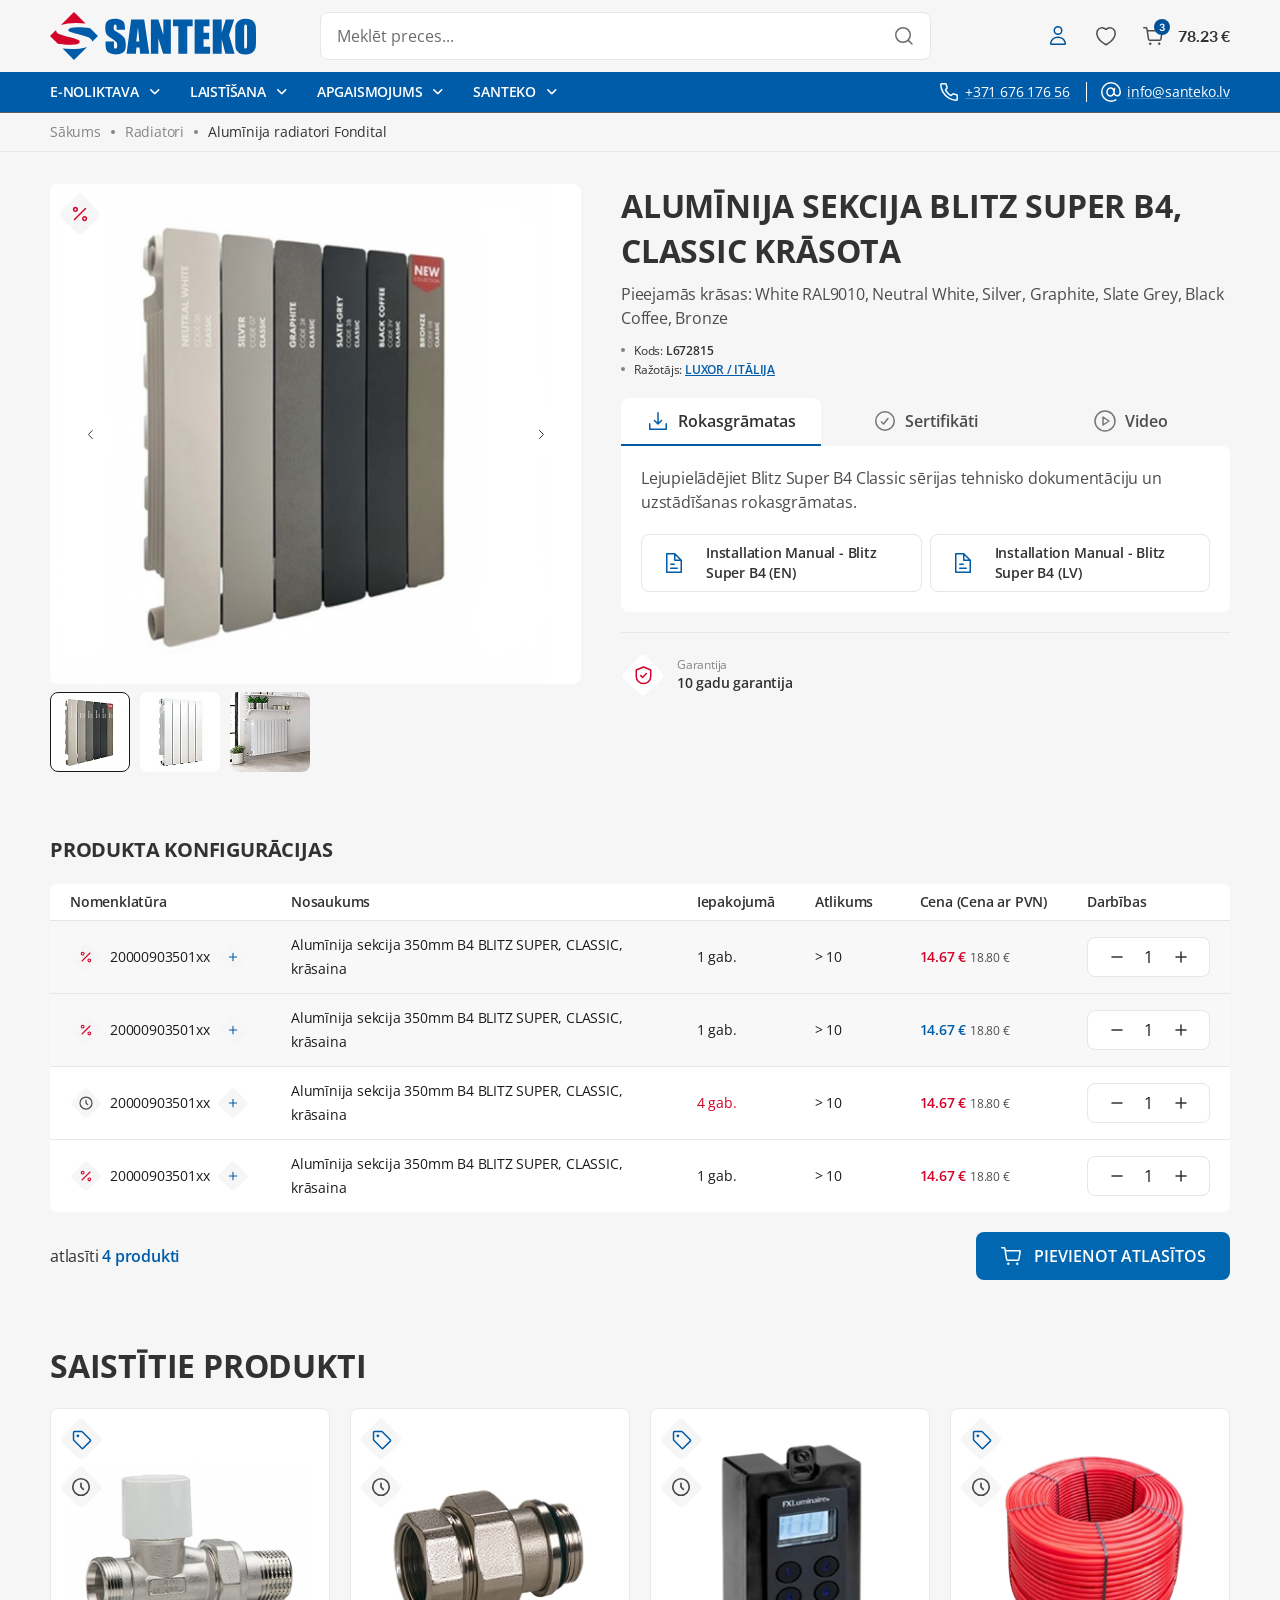
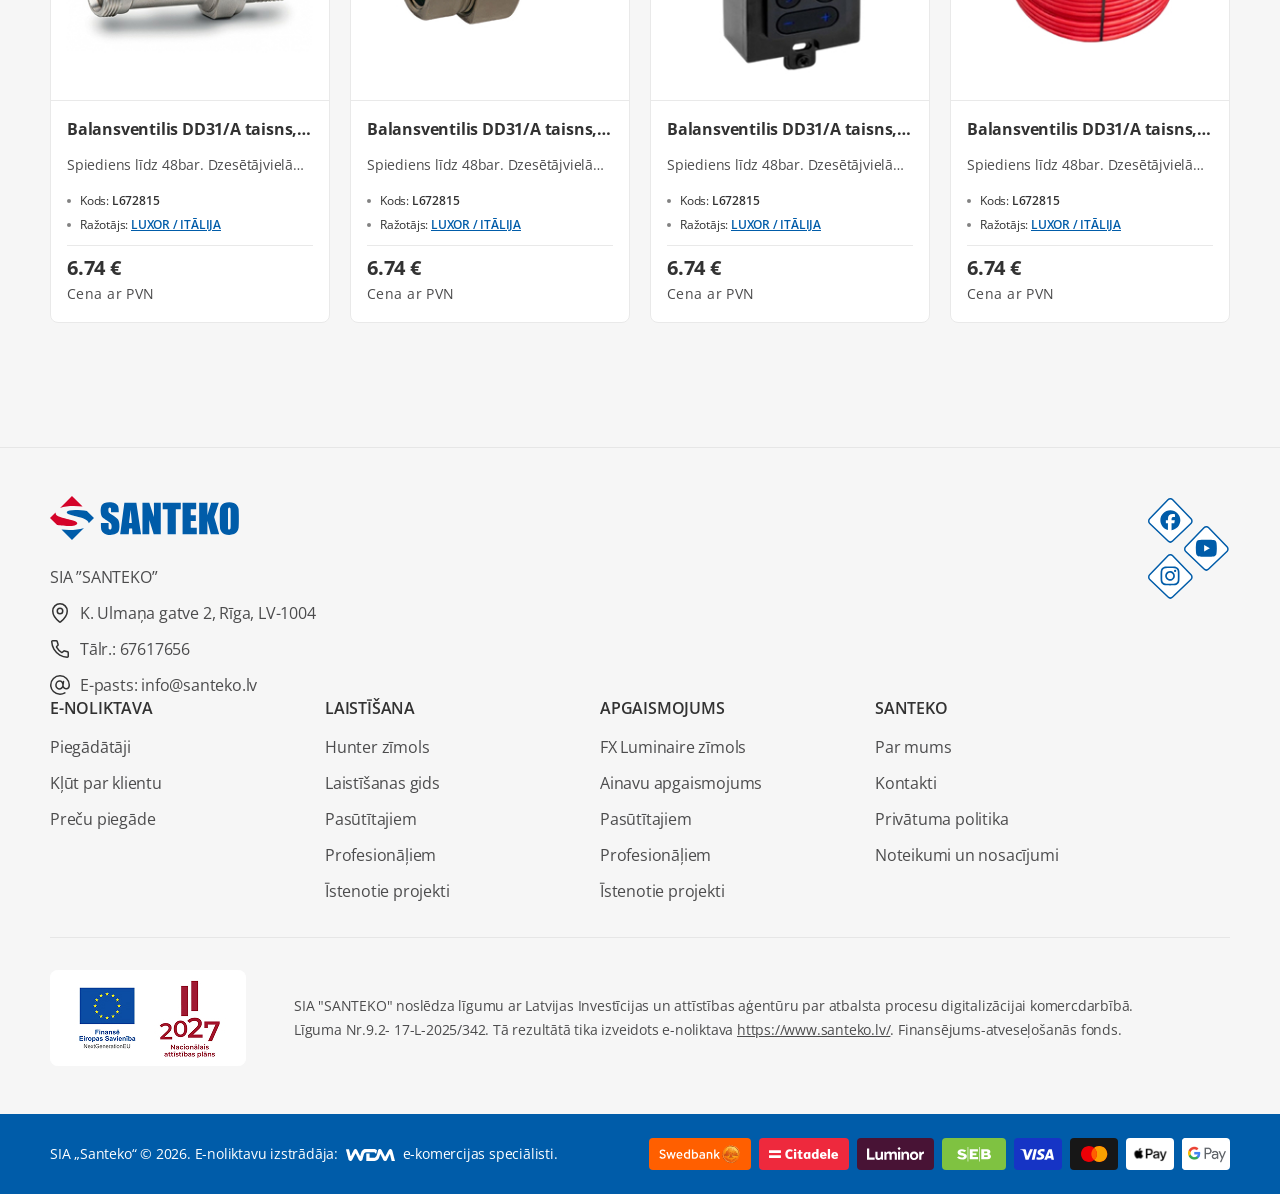
<file: product-page.html>
<!DOCTYPE html>
<html lang="lv">
    <head>
        <meta charset="UTF-8">
        <meta name="viewport" content="width=device-width, initial-scale=1, shrink-to-fit=no"> 
        <link href="assets/css/style.css?v=1" rel="stylesheet" />
        <title>Santeko</title>
    </head>

    <body>
        <header id="masthead" class="site-header">
            <div class="mobile-top-bar">
                <div class="container">
                    <ul class="header-contacts">
                        <li>
                            <a href="#">
                                <img src="assets/images/icons/header-phone-icons.svg" alt="">
                                <span>+371 676 176 56</span>
                            </a>
                        </li>

                        <li>
                            <a href="#">
                                <img src="assets/images/icons/header-email-icons.svg" alt="">
                                <span>info@santeko.lv</span>
                            </a>
                        </li>
                    </ul>
                </div>
            </div>

            <div class="main-bar">
                <div class="container">                    
                    <button type="button" class="menu-toggle">
                        <i class="icon"></i>
                    </button>
                    
                    <a href="#" class="site-logo">
                        <img src="assets/images/logo.svg" alt="">
                    </a> 

                    <div class="wd-header-search">
                        <form role="search" method="get"  action="#">
                            <input type="search" placeholder="Meklēt preces..." value="" name="">
                            <button type="submit"></button>
                        </form>
                    </div>
                    
                    <div class="buttons">
                        <a href="#" class="wd-header-my-account">
                            <img src="assets/images/icons/header-user-icon.svg" alt="">
                        </a>

                        <a href="#" class="wd-header-wishlist">
                            <img src="assets/images/icons/header-heart-icon.svg" alt="">
                        </a>

                        <a href="#" class="buttons__cart">
                            <img src="assets/images/icons/header-cart-icon.svg" alt="">
                            <span class="buttons__cart-badge">3</span>
                            <span class="buttons__cart-price">78.23 €</span>
                        </a>
                    </div>
                </div>
            </div>

            <nav id="site-navigation">    
                <div class="container">                    
                    <ul id="primary-menu-list">  
                        <li class="menu-item menu-item-has-children">
                            <a href="#">E-NOLIKTAVA</a>

                            <div class="dropdown-menu">
                                <ul class="dropdown-menu__categories">
                                    <li><a href="#">Sub Category</a></li>
                                    <li><a href="#">Sub Category</a></li>
                                    <li><a href="#">Sub Category</a></li>
                                    <li><a href="#">Sub Category</a></li>
                                    <li><a href="#">Sub Category</a></li>
                                    <li><a href="#">Sub Category</a></li>
                                    <li><a href="#">Sub Category</a></li>
                                </ul>
                            </div>
                        </li>

                        <li class="menu-item menu-item-has-children">
                            <a href="#">LAISTĪŠANA</a>

                            <div class="dropdown-menu">
                                <ul class="dropdown-menu__categories">
                                    <li><a href="#">Sub Category</a></li>
                                    <li><a href="#">Sub Category</a></li>
                                    <li><a href="#">Sub Category</a></li>
                                    <li><a href="#">Sub Category</a></li>
                                    <li><a href="#">Sub Category</a></li>
                                    <li><a href="#">Sub Category</a></li>
                                    <li><a href="#">Sub Category</a></li>
                                </ul>
                            </div>
                        </li>

                        <li class="menu-item menu-item-has-children">
                            <a href="#">APGAISMOJUMS</a>

                            <div class="dropdown-menu">
                                <ul class="dropdown-menu__categories">
                                    <li><a href="#">Sub Category</a></li>
                                    <li><a href="#">Sub Category</a></li>
                                    <li><a href="#">Sub Category</a></li>
                                    <li><a href="#">Sub Category</a></li>
                                    <li><a href="#">Sub Category</a></li>
                                    <li><a href="#">Sub Category</a></li>
                                    <li><a href="#">Sub Category</a></li>
                                </ul>
                            </div>
                        </li>

                        <li class="menu-item menu-item-has-children">
                            <a href="#">SANTEKO</a>

                            <div class="dropdown-menu">
                                <ul class="dropdown-menu__categories">
                                    <li><a href="#">Sub Category</a></li>
                                    <li><a href="#">Sub Category</a></li>
                                    <li><a href="#">Sub Category</a></li>
                                    <li><a href="#">Sub Category</a></li>
                                    <li><a href="#">Sub Category</a></li>
                                    <li><a href="#">Sub Category</a></li>
                                    <li><a href="#">Sub Category</a></li>
                                </ul>
                            </div>
                        </li>
                    </ul>

                    <ul class="header-contacts header-contacts--desktop">
                        <li>
                            <a href="#">
                                <img src="assets/images/icons/header-phone-icons.svg" alt="">
                                <span>+371 676 176 56</span>
                            </a>
                        </li>

                        <li>
                            <a href="#">
                                <img src="assets/images/icons/header-email-icons.svg" alt="">
                                <span>info@santeko.lv</span>
                            </a>
                        </li>
                    </ul>

                    <div class="mobile-view mobile-view--bottom">
                        <ul class="header-contacts">
                            <li>
                                <a href="#">
                                    <img src="assets/images/icons/header-phone-icons.svg" alt="">
                                    <span>+371 676 176 56</span>
                                </a>
                            </li>

                            <li>
                                <a href="#">
                                    <img src="assets/images/icons/header-email-icons.svg" alt="">
                                    <span>info@santeko.lv</span>
                                </a>
                            </li>
                        </ul>
                    </div>
                </div>
            </nav> 
        </header>     

        <main id="main" class="site-main" role="main"> 
            <nav class="breadcrumb woocommerce-breadcrumb" aria-label="Breadcrumb">
                <div class="container">
                    <a class="breadcrumb__link" href="#">Sākums</a>
                    <span class="breadcrumb__separator"></span>
                    <a class="breadcrumb__link" href="#">Radiatori</a>
                    <span class="breadcrumb__separator"></span>
                    <span class="breadcrumb__current">Alumīnija radiatori Fondital</span>
                </div>
            </nav>

            <div class="container">
                <div class="single-product-page">
                    <div class="single-product-page__main">
                        <div class="product-images">   
                            <div class="product-images__badges">
                                <div class="product-images__badge product-images__badge--promo">
                                    <img src="assets/images/icons/product-card__badges-discount-icon.svg" alt="">
                                </div>
                            </div>         

                            <div class="swiper-container swiper-container-main swiper">
                                <div class="swiper-wrapper">
                                    <div class="swiper-slide">
                                        <a data-fancybox="gallery" href="assets/images/product-gallery-image-1.jpg" data-caption="">
                                            <img src="assets/images/product-gallery-image-1.jpg" />
                                        </a>
                                    </div>   
                                    
                                    <div class="swiper-slide">
                                        <a data-fancybox="gallery" href="assets/images/product-gallery-image-1.jpg" data-caption="">
                                            <img src="assets/images/product-gallery-image-1.jpg" />
                                        </a>
                                    </div>   

                                    <div class="swiper-slide">
                                        <a data-fancybox="gallery" href="assets/images/product-gallery-image-1.jpg" data-caption="">
                                            <img src="assets/images/product-gallery-image-1.jpg" />
                                        </a>
                                    </div>   
                                </div>

                                <div class="swiper-nav">
                                    <div class="swiper-button-prev"></div>
                                    <div class="swiper-button-next"></div>
                                </div>
                            </div>

                            <div class="swiper-container swiper-container-thumbs swiper">
                                <div class="swiper-wrapper">
                                    <div class="swiper-slide">
                                        <img src="assets/images/product-gallery-thumb-image-1.jpg" alt="">
                                    </div>

                                    <div class="swiper-slide">
                                        <img src="assets/images/product-gallery-thumb-image-2.jpg" alt="">
                                    </div>

                                    <div class="swiper-slide">
                                        <img src="assets/images/product-gallery-thumb-image-3.jpg" alt="">
                                    </div>
                                </div>
                            </div>
                        </div>

                        <div class="summary">
                            <h1 class="entry-title">Alumīnija sekcija BLITZ SUPER B4, CLASSIC krāsota</h1>

                            <div class="description">
                                <p>Pieejamās krāsas: White RAL9010, Neutral White, Silver, Graphite, Slate Grey, Black Coffee, Bronze</p>
                            </div>

                            <ul class="meta">
                                <li>Kods: <strong>L672815</strong></li>
                                <li>Ražotājs: <a class="product-card__meta-link" href="#">LUXOR / ITĀLIJA</a></li>
                            </ul>

                            <div class="product-tabs">
                                <div class="product-tabs__nav">
                                    <button type="button" class="product-tabs__tab product-tabs__tab--active" data-tab-target="#tab-manuals">
                                        <img src="assets/images/icons/product-card__tab-manuals-icon.svg" alt="">
                                        <span>Rokasgrāmatas</span>
                                    </button>

                                    <button type="button" class="product-tabs__tab" data-tab-target="#tab-certificates">
                                        <img src="assets/images/icons/product-card__tab-certificates-icon.svg" alt="">
                                        <span>Sertifikāti</span>
                                    </button>

                                    <button type="button" class="product-tabs__tab" data-tab-target="#tab-video">
                                        <img src="assets/images/icons/product-card__tab-video-icon.svg" alt="">
                                        <span>Video</span>
                                    </button>
                                </div>

                                <div class="product-tabs__content">
                                    <div id="tab-manuals" class="product-tabs__pane product-tabs__pane--active">
                                        <button class="product-tabs__mobile-toggle">
                                            <img src="assets/images/icons/product-card__tab-manuals-icon.svg" alt="">
                                            <span>Rokasgrāmatas</span>
                                        </button>
                                        
                                        <div class="product-tabs__pane-body">
                                            <p class="product-tabs__description">Lejupielādējiet Blitz Super B4 Classic sērijas tehnisko dokumentāciju un uzstādīšanas rokasgrāmatas.</p>

                                            <div class="product-tabs__files">
                                                <a href="#" class="product-file">
                                                    <span class="product-file__name">Installation Manual - Blitz Super B4 (EN)</span>
                                                </a>

                                                <a href="#" class="product-file">
                                                    <span class="product-file__name">Installation Manual - Blitz Super B4 (LV)</span>
                                                </a>
                                            </div>
                                        </div>
                                    </div>

                                    <div id="tab-certificates" class="product-tabs__pane">
                                        <button class="product-tabs__mobile-toggle">
                                            <img src="assets/images/icons/product-card__tab-certificates-icon.svg" alt="">
                                            <span>Sertifikāti</span>
                                        </button>

                                        <div class="product-tabs__pane-body">
                                            <p class="product-tabs__description">Lejupielādējiet Blitz Super B4 Classic sērijas tehnisko dokumentāciju un uzstādīšanas rokasgrāmatas. 2</p>

                                            <div class="product-tabs__files">
                                                <a href="#" class="product-file">
                                                    <span class="product-file__name">Installation Manual - Blitz Super B4 (EN)</span>
                                                </a>
                                                
                                                <a href="#" class="product-file">
                                                    <span class="product-file__name">Installation Manual - Blitz Super B4 (LV)</span>
                                                </a>

                                                <a href="#" class="product-file">
                                                    <span class="product-file__name">Installation Manual - Blitz Super B4 (LV)</span>
                                                </a>
                                            </div>
                                        </div>
                                    </div>

                                    <div id="tab-video" class="product-tabs__pane">
                                        <button class="product-tabs__mobile-toggle">
                                            <img src="assets/images/icons/product-card__tab-video-icon.svg" alt="">
                                            <span>Video</span>
                                        </button>

                                        <div class="product-tabs__pane-body">
                                            <p class="product-tabs__description">Lejupielādējiet Blitz Super B4 Classic sērijas tehnisko dokumentāciju un uzstādīšanas rokasgrāmatas. 3</p>

                                            <div class="product-tabs__files">
                                                <a href="#" class="product-file">
                                                    <span class="product-file__name">Installation Manual - Blitz Super B4 (EN)</span>
                                                </a>
                                                
                                                <a href="#" class="product-file">
                                                    <span class="product-file__name">Installation Manual - Blitz Super B4 (LV)</span>
                                                </a>

                                                <a href="#" class="product-file">
                                                    <span class="product-file__name">Installation Manual - Blitz Super B4 (EN)</span>
                                                </a>
                                                
                                                <a href="#" class="product-file">
                                                    <span class="product-file__name">Installation Manual - Blitz Super B4 (LV)</span>
                                                </a>
                                            </div>
                                        </div>
                                    </div>
                                </div>
                            </div>

                            <div class="product-summary__icons">
                                <div class="product-summary__icons-item">
                                    <div class="product-summary__icons-item-icon">
                                        <svg width="44" height="44" viewBox="0 0 44 44" fill="none" xmlns="http://www.w3.org/2000/svg">
                                            <path d="M41.2275 20.0286L24.8855 3.00578C23.3113 1.36595 20.6887 1.36595 19.1145 3.00578L2.77253 20.0286C1.24169 21.6232 1.29451 24.1572 2.89046 25.6867L19.2324 41.3477C20.7796 42.8304 23.2204 42.8304 24.7676 41.3477L41.1095 25.6867C42.7055 24.1572 42.7583 21.6232 41.2275 20.0286Z" fill="white"/>
                                            <rect width="21" height="21" transform="translate(12 12)" fill="white"/>
                                            <path d="M19.6562 22.5L21.5521 24.4688L25.3438 20.5312M22.5 13.9688L15.2812 17.0312V23.375C15.2812 27.3618 18.5132 30.5938 22.5 30.5938C26.4868 30.5938 29.7188 27.3618 29.7188 23.375V17.0312L22.5 13.9688Z" stroke="#D40329" stroke-width="1.5" stroke-linecap="round" stroke-linejoin="round"/>
                                        </svg>
                                    </div>  
                                    
                                    <div class="product-summary__icons-item-text">
                                        <span class="product-summary__icons-item-label">Garantija</span>
                                        <strong class="product-summary__icons-item-value">10 gadu garantija</strong>
                                    </div>                                    
                                </div>
                            </div>
                        </div>
                    </div>

                    <div class="product-configurations">
                        <h2 class="product-configurations__heading">PRODUKTA KONFIGURĀCIJAS</h2>
                        
                        <table class="product-configurations__table">
                            <thead class="product-configurations__thead">
                                <tr class="product-configurations__row">
                                    <th>Nomenklatūra</th>
                                    <th>Nosaukums</th>
                                    <th>Iepakojumā</th>
                                    <th>Atlikums</th>
                                    <th>Cena (Cena ar PVN)</th>
                                    <th>Darbības</th>
                                </tr>
                            </thead>

                            <tbody>
                                <tr>
                                    <td class="td-sku" data-title="Nomenklatūra">
                                        <div class="sku-holder">
                                            <div class="badge">
                                                <img src="assets/images/icons/badges-discount-icon.svg" alt="">
                                            </div>

                                            <span>20000903501xx</span>

                                            <div class="yith-wcwl-add-button">
                                                <a href="#" class="add_to_wishlist" data-product-id="125" data-product-type="simple" rel="nofollow">
                                                    <i class="yith-wcwl-icon fa fa-heart-o"></i>
                                                </a>
                                            </div>
                                        </div>
                                    </td>

                                    <td class="td-name" data-title="Nosaukums">Alumīnija sekcija 350mm B4 BLITZ SUPER, CLASSIC, krāsaina</td>
                                    <td class="td-package" data-title="Iepakojumā">1 gab.</td>
                                    <td class="td-stock" data-title="Atlikums">> 10</td>
                                    <td class="td-price" data-title="Cena (Cena ar PVN)">
                                        <span class="price-current price-current--red">14.67 €</span>
                                        <span class="price-old">18.80 €</span>
                                    </td>

                                    <td class="td-qty">
                                        <div class="quantity">
                                            <input type="button" value="" class="minus btn" aria-label="Decrease quantity">
                                            <input type="number" id="" class="input-text qty text" value="1" aria-label="Product quantity" min="1" name="quantity" step="1" placeholder="" inputmode="numeric" autocomplete="off">
                                            <input type="button" value="" class="plus btn" aria-label="Increase quantity">
                                        </div>
                                    </td>
                                </tr>

                                <tr>
                                    <td class="td-sku" data-title="Nomenklatūra">
                                        <div class="sku-holder">
                                            <div class="badge">
                                                <img src="assets/images/icons/badges-discount-icon.svg" alt="">
                                            </div>

                                            <span>20000903501xx</span>

                                            <div class="yith-wcwl-add-button">
                                                <a href="#" class="add_to_wishlist" data-product-id="125" data-product-type="simple" rel="nofollow">
                                                    <i class="yith-wcwl-icon fa fa-heart-o"></i>
                                                </a>
                                            </div>
                                        </div>
                                    </td>

                                    <td class="td-name" data-title="Nosaukums">Alumīnija sekcija 350mm B4 BLITZ SUPER, CLASSIC, krāsaina</td>
                                    <td class="td-package" data-title="Iepakojumā">1 gab.</td>
                                    <td class="td-stock" data-title="Atlikums">> 10</td>
                                    <td class="td-price" data-title="Cena (Cena ar PVN)">
                                        <span class="price-current">14.67 €</span>
                                        <span class="price-old">18.80 €</span>
                                    </td>

                                    <td class="td-qty">
                                        <div class="quantity">
                                            <input type="button" value="" class="minus btn" aria-label="Decrease quantity">
                                            <input type="number" id="" class="input-text qty text" value="1" aria-label="Product quantity" min="1" name="quantity" step="1" placeholder="" inputmode="numeric" autocomplete="off">
                                            <input type="button" value="" class="plus btn" aria-label="Increase quantity">
                                        </div>
                                    </td>
                                </tr>

                                <tr>
                                    <td class="td-sku" data-title="Nomenklatūra">
                                        <div class="sku-holder">
                                            <div class="badge">
                                                <img src="assets/images/icons/badges-delivery-icon.svg" alt="">
                                            </div>

                                            <span>20000903501xx</span>

                                            <div class="yith-wcwl-add-button">
                                                <a href="#" class="add_to_wishlist" data-product-id="125" data-product-type="simple" rel="nofollow">
                                                    <i class="yith-wcwl-icon fa fa-heart-o"></i>
                                                </a>
                                            </div>
                                        </div>
                                    </td>

                                    <td class="td-name" data-title="Nosaukums">Alumīnija sekcija 350mm B4 BLITZ SUPER, CLASSIC, krāsaina</td>
                                    <td class="td-package td-package--red" data-title="Iepakojumā">4 gab.</td>
                                    <td class="td-stock" data-title="Atlikums">> 10</td>
                                    <td class="td-price" data-title="Cena (Cena ar PVN)">
                                        <span class="price-current price-current--red">14.67 €</span>
                                        <span class="price-old">18.80 €</span>
                                    </td>

                                    <td class="td-qty">
                                        <div class="quantity">
                                            <input type="button" value="" class="minus btn" aria-label="Decrease quantity">
                                            <input type="number" id="" class="input-text qty text" value="1" aria-label="Product quantity" min="1" name="quantity" step="1" placeholder="" inputmode="numeric" autocomplete="off">
                                            <input type="button" value="" class="plus btn" aria-label="Increase quantity">
                                        </div>
                                    </td>
                                </tr>

                                <tr>
                                    <td class="td-sku" data-title="Nomenklatūra">
                                        <div class="sku-holder">
                                            <div class="badge">
                                                <img src="assets/images/icons/badges-discount-icon.svg" alt="">
                                            </div>

                                            <span>20000903501xx</span>

                                            <div class="yith-wcwl-add-button">
                                                <a href="#" class="add_to_wishlist" data-product-id="125" data-product-type="simple" rel="nofollow">
                                                    <i class="yith-wcwl-icon fa fa-heart-o"></i>
                                                </a>
                                            </div>
                                        </div>
                                    </td>

                                    <td class="td-name" data-title="Nosaukums">Alumīnija sekcija 350mm B4 BLITZ SUPER, CLASSIC, krāsaina</td>
                                    <td class="td-package" data-title="Iepakojumā">1 gab.</td>
                                    <td class="td-stock" data-title="Atlikums">> 10</td>
                                    <td class="td-price" data-title="Cena (Cena ar PVN)">
                                        <span class="price-current price-current--red">14.67 €</span>
                                        <span class="price-old">18.80 €</span>
                                    </td>

                                    <td class="td-qty">
                                        <div class="quantity">
                                            <input type="button" value="" class="minus btn" aria-label="Decrease quantity">
                                            <input type="number" id="" class="input-text qty text" value="1" aria-label="Product quantity" min="1" name="quantity" step="1" placeholder="" inputmode="numeric" autocomplete="off">
                                            <input type="button" value="" class="plus btn" aria-label="Increase quantity">
                                        </div>
                                    </td>
                                </tr>
                            </tbody>
                        </table>

                        <div class="product-configurations__footer">
                            <span class="product-configurations__selected">atlasīti <strong>4 produkti</strong></span>

                            <button type="button" class="product-configurations__add-to-cart btn btn-primary">
                                <span>PIEVIENOT ATLASĪTOS</span>
                            </button>
                        </div>
                    </div>

                    <div class="related-products">
                        <h2 class="block-heading">Saistītie produkti</h2>

                        <div class="related-products-swiper">
                            <div class="swiper-holder">
                                <div class="swiper">
                                    <div class="swiper-wrapper">
                                        <div class="swiper-slide">
                                            <div class="product-card">
                                                <div class="product-card__media">
                                                    <a class="product-card__media-image" href="#">
                                                        <img src="assets/images/product-card__image-1.jpg" alt="">
                                                    </a>

                                                    <div class="product-card__badges">
                                                        <div class="product-card__badge product-card__badge--promo">
                                                            <img src="assets/images/icons/product-card__badges-promo-icon.svg" alt="">
                                                        </div>

                                                        <div class="product-card__badge product-card__badge--delivery">
                                                            <img src="assets/images/icons/product-card__badges-delivery-icon.svg" alt="">
                                                        </div>
                                                    </div>
                                                </div>

                                                <div class="product-card__body">
                                                    <h3 class="product-card__title">
                                                        <a href="#">Balansventilis DD31/A taisns, 1/2"x G3/4EK</a>
                                                    </h3>

                                                    <p class="product-card__description">Spiediens līdz 48bar. Dzesētājvielām: R-32, R-125, R-134a, R-290, R-404A</p>

                                                    <ul class="product-card__meta">
                                                        <li>Kods: <strong>L672815</strong></li>
                                                        <li>Ražotājs: <a class="product-card__meta-link" href="#">LUXOR / ITĀLIJA</a></li>
                                                    </ul>

                                                    <div class="product-card__price-holder">
                                                        <span class="product-card__price">6.74 €</span>
                                                        <span class="product-card__price-info">Cena ar PVN</span>
                                                    </div>
                                                </div>
                                            </div>
                                        </div>

                                        <div class="swiper-slide">
                                            <div class="product-card">
                                                <div class="product-card__media">
                                                    <a class="product-card__media-image" href="#">
                                                        <img src="assets/images/product-card__image-2.jpg" alt="">
                                                    </a>

                                                    <div class="product-card__badges">
                                                        <div class="product-card__badge product-card__badge--promo">
                                                            <img src="assets/images/icons/product-card__badges-promo-icon.svg" alt="">
                                                        </div>

                                                        <div class="product-card__badge product-card__badge--delivery">
                                                            <img src="assets/images/icons/product-card__badges-delivery-icon.svg" alt="">
                                                        </div>
                                                    </div>
                                                </div>

                                                <div class="product-card__body">
                                                    <h3 class="product-card__title">
                                                        <a href="#">Balansventilis DD31/A taisns, 1/2"x G3/4EK</a>
                                                    </h3>

                                                    <p class="product-card__description">Spiediens līdz 48bar. Dzesētājvielām: R-32, R-125, R-134a, R-290, R-404A</p>

                                                    <ul class="product-card__meta">
                                                        <li>Kods: <strong>L672815</strong></li>
                                                        <li>Ražotājs: <a class="product-card__meta-link" href="#">LUXOR / ITĀLIJA</a></li>
                                                    </ul>

                                                    <div class="product-card__price-holder">
                                                        <span class="product-card__price">6.74 €</span>
                                                        <span class="product-card__price-info">Cena ar PVN</span>
                                                    </div>
                                                </div>
                                            </div>
                                        </div>

                                        <div class="swiper-slide">
                                            <div class="product-card">
                                                <div class="product-card__media">
                                                    <a class="product-card__media-image" href="#">
                                                        <img src="assets/images/product-card__image-3.jpg" alt="">
                                                    </a>

                                                    <div class="product-card__badges">
                                                        <div class="product-card__badge product-card__badge--promo">
                                                            <img src="assets/images/icons/product-card__badges-promo-icon.svg" alt="">
                                                        </div>

                                                        <div class="product-card__badge product-card__badge--delivery">
                                                            <img src="assets/images/icons/product-card__badges-delivery-icon.svg" alt="">
                                                        </div>
                                                    </div>
                                                </div>

                                                <div class="product-card__body">
                                                    <h3 class="product-card__title">
                                                        <a href="#">Balansventilis DD31/A taisns, 1/2"x G3/4EK</a>
                                                    </h3>

                                                    <p class="product-card__description">Spiediens līdz 48bar. Dzesētājvielām: R-32, R-125, R-134a, R-290, R-404A</p>

                                                    <ul class="product-card__meta">
                                                        <li>Kods: <strong>L672815</strong></li>
                                                        <li>Ražotājs: <a class="product-card__meta-link" href="#">LUXOR / ITĀLIJA</a></li>
                                                    </ul>

                                                    <div class="product-card__price-holder">
                                                        <span class="product-card__price">6.74 €</span>
                                                        <span class="product-card__price-info">Cena ar PVN</span>
                                                    </div>
                                                </div>
                                            </div>
                                        </div>

                                        <div class="swiper-slide">
                                            <div class="product-card">
                                                <div class="product-card__media">
                                                    <a class="product-card__media-image" href="#">
                                                        <img src="assets/images/product-card__image-4.jpg" alt="">
                                                    </a>

                                                    <div class="product-card__badges">
                                                        <div class="product-card__badge product-card__badge--promo">
                                                            <img src="assets/images/icons/product-card__badges-promo-icon.svg" alt="">
                                                        </div>

                                                        <div class="product-card__badge product-card__badge--delivery">
                                                            <img src="assets/images/icons/product-card__badges-delivery-icon.svg" alt="">
                                                        </div>
                                                    </div>
                                                </div>

                                                <div class="product-card__body">
                                                    <h3 class="product-card__title">
                                                        <a href="#">Balansventilis DD31/A taisns, 1/2"x G3/4EK</a>
                                                    </h3>

                                                    <p class="product-card__description">Spiediens līdz 48bar. Dzesētājvielām: R-32, R-125, R-134a, R-290, R-404A</p>

                                                    <ul class="product-card__meta">
                                                        <li>Kods: <strong>L672815</strong></li>
                                                        <li>Ražotājs: <a class="product-card__meta-link" href="#">LUXOR / ITĀLIJA</a></li>
                                                    </ul>

                                                    <div class="product-card__price-holder">
                                                        <span class="product-card__price">6.74 €</span>
                                                        <span class="product-card__price-info">Cena ar PVN</span>
                                                    </div>
                                                </div>
                                            </div>
                                        </div>
                                    </div>
                                </div>

                                <div class="swiper-pagination-holder d-flex justify-content-center">
                                    <div class="swiper-pagination"></div>
                                </div>
                            </div>
                        </div>
                    </div>
                </div>
            </div>
        </main>

        <footer id="main-footer"> 
            <div class="container">
                <div class="footer-content">
                    <div class="footer-content__text">
                        <img src="assets/images/footer-logo.svg" alt="">

                        <p>SIA ”SANTEKO”</p>

                        <ul class="footer-content__text-contacts">
                            <li>
                                <div class="icon">
                                    <svg width="16" height="20" viewBox="0 0 16 20" fill="none" xmlns="http://www.w3.org/2000/svg">
                                        <path d="M10.75 8C10.75 9.51878 9.51878 10.75 8 10.75C6.48122 10.75 5.25 9.51878 5.25 8C5.25 6.48122 6.48122 5.25 8 5.25C9.51878 5.25 10.75 6.48122 10.75 8Z" stroke="#323232" stroke-width="1.5" stroke-linejoin="round"/>
                                        <path d="M15.25 8C15.25 13.0279 10.2846 17.5366 8.5723 18.942C8.23486 19.2189 7.76514 19.2189 7.4277 18.942C5.7154 17.5366 0.75 13.0279 0.75 8C0.75 3.99594 3.99594 0.75 8 0.75C12.0041 0.75 15.25 3.99594 15.25 8Z" stroke="#323232" stroke-width="1.5" stroke-linejoin="round"/>
                                    </svg>
                                </div>

                                <span>K. Ulmaņa gatve 2, Rīga, LV-1004</span>
                            </li>

                            <li>
                                <div class="icon">
                                    <svg width="18" height="18" viewBox="0 0 18 18" fill="none" xmlns="http://www.w3.org/2000/svg">
                                        <path d="M7.06295 4.41717L6.1955 1.46783C6.07033 1.04225 5.67974 0.75 5.23614 0.75H3.98673H1.72129C1.17489 0.75 0.726407 1.18895 0.751336 1.73479C0.869995 4.33291 1.6111 6.8891 2.91876 9.14299C4.34193 11.596 6.38839 13.6424 8.84138 15.0656C11.1123 16.3831 13.6356 17.0816 16.2348 17.223C16.7863 17.253 17.2344 16.8023 17.2344 16.25V12.7482C17.2344 12.3046 16.9421 11.914 16.5165 11.7889L13.5672 10.9214C13.2091 10.8161 12.8222 10.919 12.5637 11.1883L11.6863 12.1022C11.3829 12.4182 10.9072 12.5034 10.5272 12.2855C8.5203 11.1347 6.84965 9.46408 5.6989 7.45721C5.48101 7.07722 5.56618 6.60147 5.88216 6.29812L6.79612 5.42072C7.06539 5.16222 7.16828 4.77527 7.06295 4.41717Z" stroke="#323232" stroke-width="1.5" stroke-linejoin="round"/>
                                    </svg>
                                </div>

                                <span>Tālr.: 67617656</span>
                            </li>

                            <li>
                                <div class="icon">
                                    <svg width="20" height="20" viewBox="0 0 20 20" fill="none" xmlns="http://www.w3.org/2000/svg">
                                        <path d="M14.8684 17.8667C13.4543 18.7437 11.7863 19.25 10 19.25C4.89137 19.25 0.75 15.1086 0.75 10C0.75 4.89137 4.89137 0.75 10 0.75C15.1086 0.75 19.25 4.89137 19.25 10C19.25 11.9797 18.2662 14.0242 15.9715 13.8156C14.0837 13.644 12.7249 11.9258 12.993 10.0492L13.5226 6.40278M12.9375 10.4805C12.63 12.6681 10.8291 14.2235 8.91487 13.9544C7.00068 13.6854 5.69817 11.6939 6.00562 9.50626C6.31308 7.31862 8.11407 5.76327 10.0283 6.03229C11.9424 6.30131 13.245 8.29283 12.9375 10.4805Z" stroke="#323232" stroke-width="1.5" stroke-linecap="round"/>
                                    </svg>
                                </div>

                                <span>E-pasts: info@santeko.lv</span>
                            </li>
                        </ul>
                    </div>

                    <div class="footer-menu-holder">
                        <div class="menu-col">
                            <h4 class="widget-title">E-noliktava</h4>

                            <ul class="menu">
                                <li class="menu-item">
                                    <a href="#">Piegādātāji</a>
                                </li>

                                <li class="menu-item">
                                    <a href="#">Kļūt par klientu</a>
                                </li>

                                <li class="menu-item">
                                    <a href="#">Preču piegāde</a>
                                </li>
                            </ul>
                        </div>

                        <div class="menu-col">
                            <h4 class="widget-title">Laistīšana</h4>

                            <ul class="menu">
                                <li class="menu-item">
                                    <a href="#">Hunter zīmols</a>
                                </li>

                                <li class="menu-item">
                                    <a href="#">Laistīšanas gids</a>
                                </li>

                                <li class="menu-item">
                                    <a href="#">Pasūtītajiem</a>
                                </li>

                                <li class="menu-item">
                                    <a href="#">Profesionāļiem</a>
                                </li>

                                <li class="menu-item">
                                    <a href="#">Īstenotie projekti</a>
                                </li>
                            </ul>
                        </div>

                        <div class="menu-col">
                            <h4 class="widget-title">Apgaismojums</h4>

                            <ul class="menu">
                                <li class="menu-item">
                                    <a href="#">FX Luminaire zīmols</a>
                                </li>

                                <li class="menu-item">
                                    <a href="#">Ainavu apgaismojums</a>
                                </li>

                                <li class="menu-item">
                                    <a href="#">Pasūtītajiem</a>
                                </li>

                                <li class="menu-item">
                                    <a href="#">Profesionāļiem</a>
                                </li>

                                <li class="menu-item">
                                    <a href="#">Īstenotie projekti</a>
                                </li>
                            </ul>
                        </div>

                        <div class="menu-col">
                            <h4 class="widget-title">Santeko</h4>

                            <ul class="menu">
                                <li class="menu-item">
                                    <a href="#">Par mums</a>
                                </li>

                                <li class="menu-item">
                                    <a href="#">Kontakti</a>
                                </li>

                                <li class="menu-item">
                                    <a href="#">Privātuma politika</a>
                                </li>

                                <li class="menu-item">
                                    <a href="#">Noteikumi un nosacījumi</a>
                                </li>
                            </ul>
                        </div>
                    </div>

                    <ul class="social-media">
                        <li>
                            <a href="#" target="_blank">
                                <img src="assets/images/icons/footer-fb-icon.svg" alt="">
                            </a>
                        </li>

                        <li>
                            <a href="#" target="_blank">
                                <img src="assets/images/icons/footer-yt-icon.svg" alt="">
                            </a>
                        </li>

                        <li>
                            <a href="#" target="_blank">
                                <img src="assets/images/icons/footer-ig-icon.svg" alt="">
                            </a>
                        </li>
                    </ul>

                    <div class="investment-details d-flex justify-content-center">
                        <div class="investment-details__logos">
                            <img src="assets/images/logos/investment-logo.jpg" alt="">
                        </div>

                        <div class="investment-details__text">
                            <p class="m-0">SIA "SANTEKO" noslēdza līgumu ar Latvijas Investīcijas un attīstības aģentūru par atbalsta procesu digitalizācijai komercdarbībā. Līguma Nr.9.2- 17-L-2025/342. Tā rezultātā tika izveidots e-noliktava <a href="#" target="_blank">https://www.santeko.lv/</a>. Finansējums-atveseļošanās fonds.</p>
                        </div>
                    </div>                    
                </div>
            </div>

            <div class="footer-bottom">
                <div class="container">
                    <div class="footer-bottom__text">
                        <span class="footer-bottom__text-copyrights">SIA „Santeko“ &copy; 2026.</span> E-noliktavu izstrādāja: <a href="#" target="_blank"><img src="assets/images/logos/wdm-logo.svg"></a> e-komercijas speciālisti.
                    </div>

                    <div class="footer-bottom__logos">
                        <div class="footer-bottom__logos-item">
                            <img src="assets/images/logos/footer-swedbank.svg" alt=""> 
                        </div>

                        <div class="footer-bottom__logos-item">
                            <img src="assets/images/logos/footer-citadele.svg" alt=""> 
                        </div>

                        <div class="footer-bottom__logos-item">
                            <img src="assets/images/logos/footer-luminor.svg" alt=""> 
                        </div>

                        <div class="footer-bottom__logos-item">
                            <img src="assets/images/logos/footer-seb.svg" alt=""> 
                        </div>

                        <div class="footer-bottom__logos-item">
                            <img src="assets/images/logos/footer-visa.svg" alt=""> 
                        </div>

                        <div class="footer-bottom__logos-item">
                            <img src="assets/images/logos/footer-mastercard.svg" alt=""> 
                        </div>

                        <div class="footer-bottom__logos-item">
                            <img src="assets/images/logos/footer-apple-pay.svg" alt=""> 
                        </div>

                        <div class="footer-bottom__logos-item">
                            <img src="assets/images/logos/footer-google-pay.svg" alt=""> 
                        </div>
                    </div>
                </div>
            </div>
        </footer>

        <div class="cart-widget-side">
            <div class="wc-heading">
                <div class="title">
                    <div class="cart-icon">
                        <img src="assets/images/icons/header-cart-icon.svg" alt="">
                        <span class="cart-icon__badge">3</span>
                    </div>

                    <span>PASŪTĪJUMu GROZS</span>
                </div>
                
                <div class="close-side-widget">
					<a href="#" rel="nofollow">
                        <span>Aizvērt</span>
                    </a>
				</div>
            </div>

            <div class="widget_shopping_cart">
                <div class="widget_shopping_cart_content">
                    <div class="shopping-cart-widget-body">
                        <ul class="woocommerce-mini-cart">
                            <li class="woocommerce-mini-cart-item">
                                <a href="#" class="cart-item-image">
									<img src="assets/images/woocommerce-mini-cart-item-image-1.jpg" class="attachment-woocommerce_thumbnail size-woocommerce_thumbnail" alt="" decoding="async" loading="lazy">					
                                </a>

                                <div class="cart-info">
                                    <span class="wc-entities-title">Kompresijas līkums Cu caurulei 10x1/2"M</span>
        
                                    <ul class="features">
                                        <li>Kods: <strong>T11041015</strong></li>
                                        <li>Iepakojumā: <strong>10 gab.</strong></li>
                                    </ul>

                                    <div class="price-holder">
                                        <div class="quantity">
                                            <input type="button" value="-" class="minus btn" aria-label="Decrease quantity">
                                            <input type="number" id="" class="input-text qty text" value="1" aria-label="Product quantity" min="1" name="quantity" step="1" placeholder="" inputmode="numeric" autocomplete="off">
                                            <input type="button" value="+" class="plus btn" aria-label="Increase quantity">
                                        </div>

                                        <span class="woocommerce-Price-amount amount">16.00 €</span>
                                    </div>                                 
                                </div>

                                <a role="button" href="#" class="remove remove_from_cart_button">×</a>
                            </li>

                            <li class="woocommerce-mini-cart-item">
                                <a href="#" class="cart-item-image">
									<img src="assets/images/woocommerce-mini-cart-item-image-1.jpg" class="attachment-woocommerce_thumbnail size-woocommerce_thumbnail" alt="" decoding="async" loading="lazy">					
                                </a>

                                <div class="cart-info">
                                    <span class="wc-entities-title">Kompresijas līkums Cu caurulei 10x1/2"M</span>

        
                                    <ul class="features">
                                        <li>Kods: <strong>T11041015</strong></li>
                                        <li>Iepakojumā: <strong>10 gab.</strong></li>
                                    </ul>

                                    <div class="price-holder">
                                        <div class="quantity">
                                            <input type="button" value="-" class="minus btn" aria-label="Decrease quantity">
                                            <input type="number" id="" class="input-text qty text" value="1" aria-label="Product quantity" min="1" name="quantity" step="1" placeholder="" inputmode="numeric" autocomplete="off">
                                            <input type="button" value="+" class="plus btn" aria-label="Increase quantity">
                                        </div>

                                        <span class="woocommerce-Price-amount amount">16.00 €</span>
                                    </div>                                 
                                </div>

                                <a role="button" href="#" class="remove remove_from_cart_button">×</a>
                            </li>
                        </ul>
                    </div>

                    <div class="shopping-cart-widget-footer">
                        <ul class="woocommerce-mini-cart__total">
                            <li>
                                <span>Starpsumma</span>
                                <span>2,532.12 €</span>
                            </li>

                            <li>
                                <span>PVN (21%)</span>
                                <span>531.74 €</span>
                            </li>

                            <li class="total">
                                <strong>Summa</strong> 
                                <span class="woocommerce-Price-amount amount">3,063.86 €</span>	                               
                            </li>
                        </ul>

                        <div class="woocommerce-mini-cart__buttons buttons">
                            <a href="#" class="button btn btn-secondary btn-cart">SKATĪT GROZU</a>
                            <a href="#" class="button btn btn-primary checkout wc-forward">Noformēt pasūtījumu</a>
                        </div>
                    </div>
                </div>
            </div>
        </div>

        <div class="content-overlay"></div>

        <!-- JS files -->
        <script src="assets/js/jquery.min.js"></script> 
        <script src="assets/bootstrap/dist/js/bootstrap.bundle.js"></script>
        <script src="assets/js/bootstrap-select.min.js"></script> 
        <script src="assets/js/swiper-bundle.min.js"></script> 
        <script src="assets/js/fancybox.min.js"></script> 
        <script src="assets/js/functions.js?v=1"></script>       
    </body>
</html>
</file>
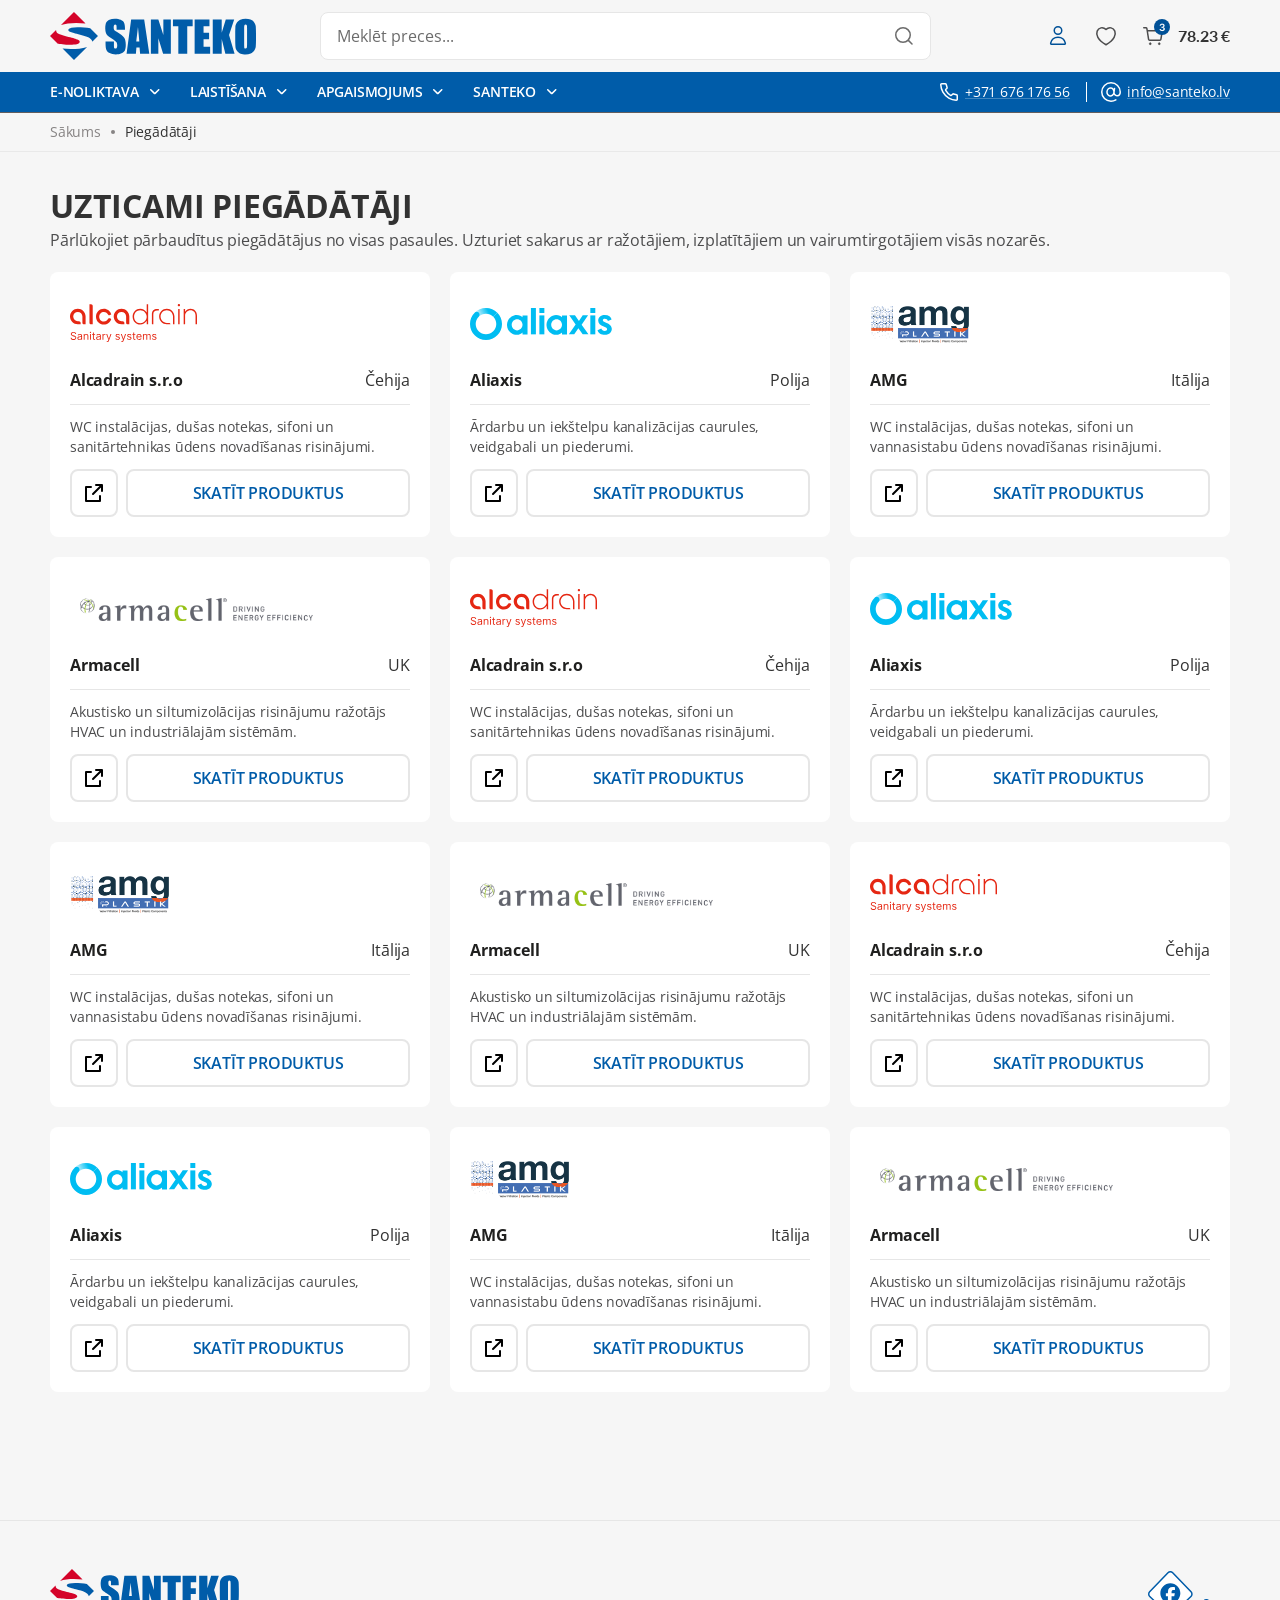
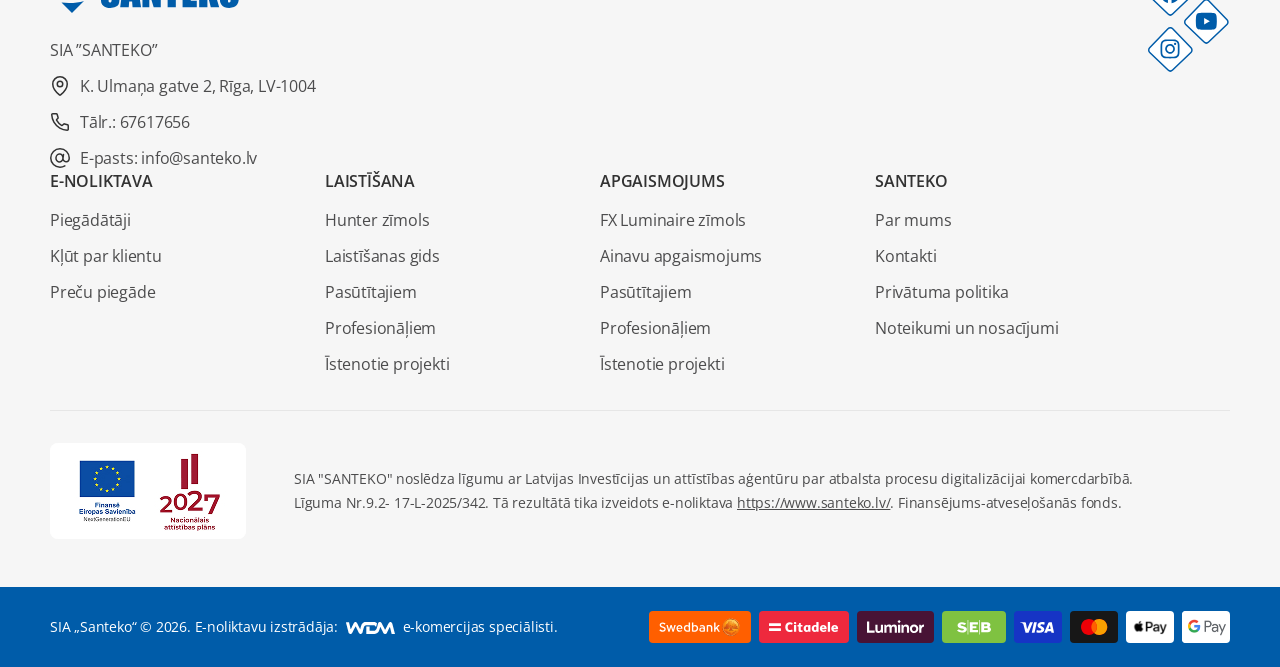
<file: suppliers-page.html>
<!DOCTYPE html>
<html lang="lv">
    <head>
        <meta charset="UTF-8">
        <meta name="viewport" content="width=device-width, initial-scale=1, shrink-to-fit=no"> 
        <link href="assets/css/style.css?v=1" rel="stylesheet" />
        <title>Santeko</title>
    </head>

    <body>
        <header id="masthead" class="site-header">
            <div class="mobile-top-bar">
                <div class="container">
                    <ul class="header-contacts">
                        <li>
                            <a href="#">
                                <img src="assets/images/icons/header-phone-icons.svg" alt="">
                                <span>+371 676 176 56</span>
                            </a>
                        </li>

                        <li>
                            <a href="#">
                                <img src="assets/images/icons/header-email-icons.svg" alt="">
                                <span>info@santeko.lv</span>
                            </a>
                        </li>
                    </ul>
                </div>
            </div>

            <div class="main-bar">
                <div class="container">                    
                    <button type="button" class="menu-toggle">
                        <i class="icon"></i>
                    </button>
                    
                    <a href="#" class="site-logo">
                        <img src="assets/images/logo.svg" alt="">
                    </a> 

                    <div class="wd-header-search">
                        <form role="search" method="get"  action="#">
                            <input type="search" placeholder="Meklēt preces..." value="" name="">
                            <button type="submit"></button>
                        </form>
                    </div>
                    
                    <div class="buttons">
                        <a href="#" class="wd-header-my-account">
                            <img src="assets/images/icons/header-user-icon.svg" alt="">
                        </a>

                        <a href="#" class="wd-header-wishlist">
                            <img src="assets/images/icons/header-heart-icon.svg" alt="">
                        </a>

                        <a href="#" class="buttons__cart">
                            <img src="assets/images/icons/header-cart-icon.svg" alt="">
                            <span class="buttons__cart-badge">3</span>
                            <span class="buttons__cart-price">78.23 €</span>
                        </a>
                    </div>
                </div>
            </div>

            <nav id="site-navigation">    
                <div class="container">                    
                    <ul id="primary-menu-list">  
                        <li class="menu-item menu-item-has-children">
                            <a href="#">E-NOLIKTAVA</a>

                            <div class="dropdown-menu">
                                <ul class="dropdown-menu__categories">
                                    <li><a href="#">Sub Category</a></li>
                                    <li><a href="#">Sub Category</a></li>
                                    <li><a href="#">Sub Category</a></li>
                                    <li><a href="#">Sub Category</a></li>
                                    <li><a href="#">Sub Category</a></li>
                                    <li><a href="#">Sub Category</a></li>
                                    <li><a href="#">Sub Category</a></li>
                                </ul>
                            </div>
                        </li>

                        <li class="menu-item menu-item-has-children">
                            <a href="#">LAISTĪŠANA</a>

                            <div class="dropdown-menu">
                                <ul class="dropdown-menu__categories">
                                    <li><a href="#">Sub Category</a></li>
                                    <li><a href="#">Sub Category</a></li>
                                    <li><a href="#">Sub Category</a></li>
                                    <li><a href="#">Sub Category</a></li>
                                    <li><a href="#">Sub Category</a></li>
                                    <li><a href="#">Sub Category</a></li>
                                    <li><a href="#">Sub Category</a></li>
                                </ul>
                            </div>
                        </li>

                        <li class="menu-item menu-item-has-children">
                            <a href="#">APGAISMOJUMS</a>

                            <div class="dropdown-menu">
                                <ul class="dropdown-menu__categories">
                                    <li><a href="#">Sub Category</a></li>
                                    <li><a href="#">Sub Category</a></li>
                                    <li><a href="#">Sub Category</a></li>
                                    <li><a href="#">Sub Category</a></li>
                                    <li><a href="#">Sub Category</a></li>
                                    <li><a href="#">Sub Category</a></li>
                                    <li><a href="#">Sub Category</a></li>
                                </ul>
                            </div>
                        </li>

                        <li class="menu-item menu-item-has-children">
                            <a href="#">SANTEKO</a>

                            <div class="dropdown-menu">
                                <ul class="dropdown-menu__categories">
                                    <li><a href="#">Sub Category</a></li>
                                    <li><a href="#">Sub Category</a></li>
                                    <li><a href="#">Sub Category</a></li>
                                    <li><a href="#">Sub Category</a></li>
                                    <li><a href="#">Sub Category</a></li>
                                    <li><a href="#">Sub Category</a></li>
                                    <li><a href="#">Sub Category</a></li>
                                </ul>
                            </div>
                        </li>
                    </ul>

                    <ul class="header-contacts header-contacts--desktop">
                        <li>
                            <a href="#">
                                <img src="assets/images/icons/header-phone-icons.svg" alt="">
                                <span>+371 676 176 56</span>
                            </a>
                        </li>

                        <li>
                            <a href="#">
                                <img src="assets/images/icons/header-email-icons.svg" alt="">
                                <span>info@santeko.lv</span>
                            </a>
                        </li>
                    </ul>

                    <div class="mobile-view mobile-view--bottom">
                        <ul class="header-contacts">
                            <li>
                                <a href="#">
                                    <img src="assets/images/icons/header-phone-icons.svg" alt="">
                                    <span>+371 676 176 56</span>
                                </a>
                            </li>

                            <li>
                                <a href="#">
                                    <img src="assets/images/icons/header-email-icons.svg" alt="">
                                    <span>info@santeko.lv</span>
                                </a>
                            </li>
                        </ul>
                    </div>
                </div>
            </nav> 
        </header>     

        <main id="main" class="site-main" role="main"> 
            <nav class="breadcrumb woocommerce-breadcrumb" aria-label="Breadcrumb">
                <div class="container">
                    <a class="breadcrumb__link" href="#">Sākums</a>
                    <span class="breadcrumb__separator"></span>
                    <span class="breadcrumb__current">Piegādātāji</span>
                </div>
            </nav>

            <div class="container">
                <div class="page-heading-holder">
                    <h1 class="page-heading">Uzticami piegādātāji</h1>
                    <p class="page-heading__sub-heading m-0">Pārlūkojiet pārbaudītus piegādātājus no visas pasaules. Uzturiet sakarus ar ražotājiem, izplatītājiem un vairumtirgotājiem visās nozarēs.</p>
                </div>

                <div class="suppliers-grid">
                    <div class="supplier-item">
                        <div class="supplier-item__logo">
                            <img src="assets/images/logos/alcadrain_text_lv.svg" alt="Alcadrain s.r.o">
                        </div>

                        <div class="supplier-item__info">
                            <h3 class="supplier-item__info-name">Alcadrain s.r.o</h3>
                            <span class="supplier-item__info-country">Čehija</span>
                        </div>

                        <p class="supplier-item__description">WC instalācijas, dušas notekas, sifoni un sanitārtehnikas ūdens novadīšanas risinājumi.</p>

                        <div class="supplier-item__actions">
                            <a href="#" class="btn btn-secondary btn--link"></a>
                            <a href="#" class="btn btn-secondary">SKATĪT PRODUKTUS</a>
                        </div>
                    </div>

                    <div class="supplier-item">
                        <div class="supplier-item__logo">
                            <img src="assets/images/logos/aliaxis-logo.svg" alt="">
                        </div>

                        <div class="supplier-item__info">
                            <h3 class="supplier-item__info-name">Aliaxis</h3>
                            <span class="supplier-item__info-country">Polija</span>
                        </div>

                        <p class="supplier-item__description">Ārdarbu un iekštelpu kanalizācijas caurules, veidgabali un piederumi.</p>

                        <div class="supplier-item__actions">
                            <a href="#" class="btn btn-secondary btn--link"></a>
                            <a href="#" class="btn btn-secondary">SKATĪT PRODUKTUS</a>
                        </div>
                    </div>

                    <div class="supplier-item">
                        <div class="supplier-item__logo">
                            <img src="assets/images/logos/amg-plastik.svg" alt="">
                        </div>

                        <div class="supplier-item__info">
                            <h3 class="supplier-item__info-name">AMG</h3>
                            <span class="supplier-item__info-country">Itālija</span>
                        </div>

                        <p class="supplier-item__description">WC instalācijas, dušas notekas, sifoni un vannasistabu ūdens novadīšanas risinājumi.</p>

                        <div class="supplier-item__actions">
                            <a href="#" class="btn btn-secondary btn--link"></a>
                            <a href="#" class="btn btn-secondary">SKATĪT PRODUKTUS</a>
                        </div>
                    </div>

                    <div class="supplier-item">
                        <div class="supplier-item__logo">
                            <img src="assets/images/logos/armacell-logo.svg" alt="">
                        </div>

                        <div class="supplier-item__info">
                            <h3 class="supplier-item__info-name">Armacell</h3>
                            <span class="supplier-item__info-country">UK</span>
                        </div>

                        <p class="supplier-item__description">Akustisko un siltumizolācijas risinājumu ražotājs HVAC un industriālajām sistēmām.</p>

                        <div class="supplier-item__actions">
                            <a href="#" class="btn btn-secondary btn--link"></a>
                            <a href="#" class="btn btn-secondary">SKATĪT PRODUKTUS</a>
                        </div>
                    </div>

                                        <div class="supplier-item">
                        <div class="supplier-item__logo">
                            <img src="assets/images/logos/alcadrain_text_lv.svg" alt="Alcadrain s.r.o">
                        </div>

                        <div class="supplier-item__info">
                            <h3 class="supplier-item__info-name">Alcadrain s.r.o</h3>
                            <span class="supplier-item__info-country">Čehija</span>
                        </div>

                        <p class="supplier-item__description">WC instalācijas, dušas notekas, sifoni un sanitārtehnikas ūdens novadīšanas risinājumi.</p>

                        <div class="supplier-item__actions">
                            <a href="#" class="btn btn-secondary btn--link"></a>
                            <a href="#" class="btn btn-secondary">SKATĪT PRODUKTUS</a>
                        </div>
                    </div>

                    <div class="supplier-item">
                        <div class="supplier-item__logo">
                            <img src="assets/images/logos/aliaxis-logo.svg" alt="">
                        </div>

                        <div class="supplier-item__info">
                            <h3 class="supplier-item__info-name">Aliaxis</h3>
                            <span class="supplier-item__info-country">Polija</span>
                        </div>

                        <p class="supplier-item__description">Ārdarbu un iekštelpu kanalizācijas caurules, veidgabali un piederumi.</p>

                        <div class="supplier-item__actions">
                            <a href="#" class="btn btn-secondary btn--link"></a>
                            <a href="#" class="btn btn-secondary">SKATĪT PRODUKTUS</a>
                        </div>
                    </div>

                    <div class="supplier-item">
                        <div class="supplier-item__logo">
                            <img src="assets/images/logos/amg-plastik.svg" alt="">
                        </div>

                        <div class="supplier-item__info">
                            <h3 class="supplier-item__info-name">AMG</h3>
                            <span class="supplier-item__info-country">Itālija</span>
                        </div>

                        <p class="supplier-item__description">WC instalācijas, dušas notekas, sifoni un vannasistabu ūdens novadīšanas risinājumi.</p>

                        <div class="supplier-item__actions">
                            <a href="#" class="btn btn-secondary btn--link"></a>
                            <a href="#" class="btn btn-secondary">SKATĪT PRODUKTUS</a>
                        </div>
                    </div>

                    <div class="supplier-item">
                        <div class="supplier-item__logo">
                            <img src="assets/images/logos/armacell-logo.svg" alt="">
                        </div>

                        <div class="supplier-item__info">
                            <h3 class="supplier-item__info-name">Armacell</h3>
                            <span class="supplier-item__info-country">UK</span>
                        </div>

                        <p class="supplier-item__description">Akustisko un siltumizolācijas risinājumu ražotājs HVAC un industriālajām sistēmām.</p>

                        <div class="supplier-item__actions">
                            <a href="#" class="btn btn-secondary btn--link"></a>
                            <a href="#" class="btn btn-secondary">SKATĪT PRODUKTUS</a>
                        </div>
                    </div>

                                        <div class="supplier-item">
                        <div class="supplier-item__logo">
                            <img src="assets/images/logos/alcadrain_text_lv.svg" alt="Alcadrain s.r.o">
                        </div>

                        <div class="supplier-item__info">
                            <h3 class="supplier-item__info-name">Alcadrain s.r.o</h3>
                            <span class="supplier-item__info-country">Čehija</span>
                        </div>

                        <p class="supplier-item__description">WC instalācijas, dušas notekas, sifoni un sanitārtehnikas ūdens novadīšanas risinājumi.</p>

                        <div class="supplier-item__actions">
                            <a href="#" class="btn btn-secondary btn--link"></a>
                            <a href="#" class="btn btn-secondary">SKATĪT PRODUKTUS</a>
                        </div>
                    </div>

                    <div class="supplier-item">
                        <div class="supplier-item__logo">
                            <img src="assets/images/logos/aliaxis-logo.svg" alt="">
                        </div>

                        <div class="supplier-item__info">
                            <h3 class="supplier-item__info-name">Aliaxis</h3>
                            <span class="supplier-item__info-country">Polija</span>
                        </div>

                        <p class="supplier-item__description">Ārdarbu un iekštelpu kanalizācijas caurules, veidgabali un piederumi.</p>

                        <div class="supplier-item__actions">
                            <a href="#" class="btn btn-secondary btn--link"></a>
                            <a href="#" class="btn btn-secondary">SKATĪT PRODUKTUS</a>
                        </div>
                    </div>

                    <div class="supplier-item">
                        <div class="supplier-item__logo">
                            <img src="assets/images/logos/amg-plastik.svg" alt="">
                        </div>

                        <div class="supplier-item__info">
                            <h3 class="supplier-item__info-name">AMG</h3>
                            <span class="supplier-item__info-country">Itālija</span>
                        </div>

                        <p class="supplier-item__description">WC instalācijas, dušas notekas, sifoni un vannasistabu ūdens novadīšanas risinājumi.</p>

                        <div class="supplier-item__actions">
                            <a href="#" class="btn btn-secondary btn--link"></a>
                            <a href="#" class="btn btn-secondary">SKATĪT PRODUKTUS</a>
                        </div>
                    </div>

                    <div class="supplier-item">
                        <div class="supplier-item__logo">
                            <img src="assets/images/logos/armacell-logo.svg" alt="">
                        </div>

                        <div class="supplier-item__info">
                            <h3 class="supplier-item__info-name">Armacell</h3>
                            <span class="supplier-item__info-country">UK</span>
                        </div>

                        <p class="supplier-item__description">Akustisko un siltumizolācijas risinājumu ražotājs HVAC un industriālajām sistēmām.</p>

                        <div class="supplier-item__actions">
                            <a href="#" class="btn btn-secondary btn--link"></a>
                            <a href="#" class="btn btn-secondary">SKATĪT PRODUKTUS</a>
                        </div>
                    </div>
                </div>
            </div>
        </main>

        <footer id="main-footer"> 
            <div class="container">
                <div class="footer-content">
                    <div class="footer-content__text">
                        <img src="assets/images/footer-logo.svg" alt="">

                        <p>SIA ”SANTEKO”</p>

                        <ul class="footer-content__text-contacts">
                            <li>
                                <div class="icon">
                                    <svg width="16" height="20" viewBox="0 0 16 20" fill="none" xmlns="http://www.w3.org/2000/svg">
                                        <path d="M10.75 8C10.75 9.51878 9.51878 10.75 8 10.75C6.48122 10.75 5.25 9.51878 5.25 8C5.25 6.48122 6.48122 5.25 8 5.25C9.51878 5.25 10.75 6.48122 10.75 8Z" stroke="#323232" stroke-width="1.5" stroke-linejoin="round"/>
                                        <path d="M15.25 8C15.25 13.0279 10.2846 17.5366 8.5723 18.942C8.23486 19.2189 7.76514 19.2189 7.4277 18.942C5.7154 17.5366 0.75 13.0279 0.75 8C0.75 3.99594 3.99594 0.75 8 0.75C12.0041 0.75 15.25 3.99594 15.25 8Z" stroke="#323232" stroke-width="1.5" stroke-linejoin="round"/>
                                    </svg>
                                </div>

                                <span>K. Ulmaņa gatve 2, Rīga, LV-1004</span>
                            </li>

                            <li>
                                <div class="icon">
                                    <svg width="18" height="18" viewBox="0 0 18 18" fill="none" xmlns="http://www.w3.org/2000/svg">
                                        <path d="M7.06295 4.41717L6.1955 1.46783C6.07033 1.04225 5.67974 0.75 5.23614 0.75H3.98673H1.72129C1.17489 0.75 0.726407 1.18895 0.751336 1.73479C0.869995 4.33291 1.6111 6.8891 2.91876 9.14299C4.34193 11.596 6.38839 13.6424 8.84138 15.0656C11.1123 16.3831 13.6356 17.0816 16.2348 17.223C16.7863 17.253 17.2344 16.8023 17.2344 16.25V12.7482C17.2344 12.3046 16.9421 11.914 16.5165 11.7889L13.5672 10.9214C13.2091 10.8161 12.8222 10.919 12.5637 11.1883L11.6863 12.1022C11.3829 12.4182 10.9072 12.5034 10.5272 12.2855C8.5203 11.1347 6.84965 9.46408 5.6989 7.45721C5.48101 7.07722 5.56618 6.60147 5.88216 6.29812L6.79612 5.42072C7.06539 5.16222 7.16828 4.77527 7.06295 4.41717Z" stroke="#323232" stroke-width="1.5" stroke-linejoin="round"/>
                                    </svg>
                                </div>

                                <span>Tālr.: 67617656</span>
                            </li>

                            <li>
                                <div class="icon">
                                    <svg width="20" height="20" viewBox="0 0 20 20" fill="none" xmlns="http://www.w3.org/2000/svg">
                                        <path d="M14.8684 17.8667C13.4543 18.7437 11.7863 19.25 10 19.25C4.89137 19.25 0.75 15.1086 0.75 10C0.75 4.89137 4.89137 0.75 10 0.75C15.1086 0.75 19.25 4.89137 19.25 10C19.25 11.9797 18.2662 14.0242 15.9715 13.8156C14.0837 13.644 12.7249 11.9258 12.993 10.0492L13.5226 6.40278M12.9375 10.4805C12.63 12.6681 10.8291 14.2235 8.91487 13.9544C7.00068 13.6854 5.69817 11.6939 6.00562 9.50626C6.31308 7.31862 8.11407 5.76327 10.0283 6.03229C11.9424 6.30131 13.245 8.29283 12.9375 10.4805Z" stroke="#323232" stroke-width="1.5" stroke-linecap="round"/>
                                    </svg>
                                </div>

                                <span>E-pasts: info@santeko.lv</span>
                            </li>
                        </ul>
                    </div>

                    <div class="footer-menu-holder">
                        <div class="menu-col">
                            <h4 class="widget-title">E-noliktava</h4>

                            <ul class="menu">
                                <li class="menu-item">
                                    <a href="#">Piegādātāji</a>
                                </li>

                                <li class="menu-item">
                                    <a href="#">Kļūt par klientu</a>
                                </li>

                                <li class="menu-item">
                                    <a href="#">Preču piegāde</a>
                                </li>
                            </ul>
                        </div>

                        <div class="menu-col">
                            <h4 class="widget-title">Laistīšana</h4>

                            <ul class="menu">
                                <li class="menu-item">
                                    <a href="#">Hunter zīmols</a>
                                </li>

                                <li class="menu-item">
                                    <a href="#">Laistīšanas gids</a>
                                </li>

                                <li class="menu-item">
                                    <a href="#">Pasūtītajiem</a>
                                </li>

                                <li class="menu-item">
                                    <a href="#">Profesionāļiem</a>
                                </li>

                                <li class="menu-item">
                                    <a href="#">Īstenotie projekti</a>
                                </li>
                            </ul>
                        </div>

                        <div class="menu-col">
                            <h4 class="widget-title">Apgaismojums</h4>

                            <ul class="menu">
                                <li class="menu-item">
                                    <a href="#">FX Luminaire zīmols</a>
                                </li>

                                <li class="menu-item">
                                    <a href="#">Ainavu apgaismojums</a>
                                </li>

                                <li class="menu-item">
                                    <a href="#">Pasūtītajiem</a>
                                </li>

                                <li class="menu-item">
                                    <a href="#">Profesionāļiem</a>
                                </li>

                                <li class="menu-item">
                                    <a href="#">Īstenotie projekti</a>
                                </li>
                            </ul>
                        </div>

                        <div class="menu-col">
                            <h4 class="widget-title">Santeko</h4>

                            <ul class="menu">
                                <li class="menu-item">
                                    <a href="#">Par mums</a>
                                </li>

                                <li class="menu-item">
                                    <a href="#">Kontakti</a>
                                </li>

                                <li class="menu-item">
                                    <a href="#">Privātuma politika</a>
                                </li>

                                <li class="menu-item">
                                    <a href="#">Noteikumi un nosacījumi</a>
                                </li>
                            </ul>
                        </div>
                    </div>

                    <ul class="social-media">
                        <li>
                            <a href="#" target="_blank">
                                <img src="assets/images/icons/footer-fb-icon.svg" alt="">
                            </a>
                        </li>

                        <li>
                            <a href="#" target="_blank">
                                <img src="assets/images/icons/footer-yt-icon.svg" alt="">
                            </a>
                        </li>

                        <li>
                            <a href="#" target="_blank">
                                <img src="assets/images/icons/footer-ig-icon.svg" alt="">
                            </a>
                        </li>
                    </ul>

                    <div class="investment-details d-flex justify-content-center">
                        <div class="investment-details__logos">
                            <img src="assets/images/logos/investment-logo.jpg" alt="">
                        </div>

                        <div class="investment-details__text">
                            <p class="m-0">SIA "SANTEKO" noslēdza līgumu ar Latvijas Investīcijas un attīstības aģentūru par atbalsta procesu digitalizācijai komercdarbībā. Līguma Nr.9.2- 17-L-2025/342. Tā rezultātā tika izveidots e-noliktava <a href="#" target="_blank">https://www.santeko.lv/</a>. Finansējums-atveseļošanās fonds.</p>
                        </div>
                    </div>                    
                </div>
            </div>

            <div class="footer-bottom">
                <div class="container">
                    <div class="footer-bottom__text">
                        <span class="footer-bottom__text-copyrights">SIA „Santeko“ &copy; 2026.</span> E-noliktavu izstrādāja: <a href="#" target="_blank"><img src="assets/images/logos/wdm-logo.svg"></a> e-komercijas speciālisti.
                    </div>

                    <div class="footer-bottom__logos">
                        <div class="footer-bottom__logos-item">
                            <img src="assets/images/logos/footer-swedbank.svg" alt=""> 
                        </div>

                        <div class="footer-bottom__logos-item">
                            <img src="assets/images/logos/footer-citadele.svg" alt=""> 
                        </div>

                        <div class="footer-bottom__logos-item">
                            <img src="assets/images/logos/footer-luminor.svg" alt=""> 
                        </div>

                        <div class="footer-bottom__logos-item">
                            <img src="assets/images/logos/footer-seb.svg" alt=""> 
                        </div>

                        <div class="footer-bottom__logos-item">
                            <img src="assets/images/logos/footer-visa.svg" alt=""> 
                        </div>

                        <div class="footer-bottom__logos-item">
                            <img src="assets/images/logos/footer-mastercard.svg" alt=""> 
                        </div>

                        <div class="footer-bottom__logos-item">
                            <img src="assets/images/logos/footer-apple-pay.svg" alt=""> 
                        </div>

                        <div class="footer-bottom__logos-item">
                            <img src="assets/images/logos/footer-google-pay.svg" alt=""> 
                        </div>
                    </div>
                </div>
            </div>
        </footer>

        <div class="cart-widget-side">
            <div class="wc-heading">
                <div class="title">
                    <div class="cart-icon">
                        <img src="assets/images/icons/header-cart-icon.svg" alt="">
                        <span class="cart-icon__badge">3</span>
                    </div>

                    <span>PASŪTĪJUMu GROZS</span>
                </div>
                
                <div class="close-side-widget">
					<a href="#" rel="nofollow">
                        <span>Aizvērt</span>
                    </a>
				</div>
            </div>

            <div class="widget_shopping_cart">
                <div class="widget_shopping_cart_content">
                    <div class="shopping-cart-widget-body">
                        <ul class="woocommerce-mini-cart">
                            <li class="woocommerce-mini-cart-item">
                                <a href="#" class="cart-item-image">
									<img src="assets/images/woocommerce-mini-cart-item-image-1.jpg" class="attachment-woocommerce_thumbnail size-woocommerce_thumbnail" alt="" decoding="async" loading="lazy">					
                                </a>

                                <div class="cart-info">
                                    <span class="wc-entities-title">Kompresijas līkums Cu caurulei 10x1/2"M</span>
        
                                    <ul class="features">
                                        <li>Kods: <strong>T11041015</strong></li>
                                        <li>Iepakojumā: <strong>10 gab.</strong></li>
                                    </ul>

                                    <div class="price-holder">
                                        <div class="quantity">
                                            <input type="button" value="-" class="minus btn" aria-label="Decrease quantity">
                                            <input type="number" id="" class="input-text qty text" value="1" aria-label="Product quantity" min="1" name="quantity" step="1" placeholder="" inputmode="numeric" autocomplete="off">
                                            <input type="button" value="+" class="plus btn" aria-label="Increase quantity">
                                        </div>

                                        <span class="woocommerce-Price-amount amount">16.00 €</span>
                                    </div>                                 
                                </div>

                                <a role="button" href="#" class="remove remove_from_cart_button">×</a>
                            </li>

                            <li class="woocommerce-mini-cart-item">
                                <a href="#" class="cart-item-image">
									<img src="assets/images/woocommerce-mini-cart-item-image-1.jpg" class="attachment-woocommerce_thumbnail size-woocommerce_thumbnail" alt="" decoding="async" loading="lazy">					
                                </a>

                                <div class="cart-info">
                                    <span class="wc-entities-title">Kompresijas līkums Cu caurulei 10x1/2"M</span>

        
                                    <ul class="features">
                                        <li>Kods: <strong>T11041015</strong></li>
                                        <li>Iepakojumā: <strong>10 gab.</strong></li>
                                    </ul>

                                    <div class="price-holder">
                                        <div class="quantity">
                                            <input type="button" value="-" class="minus btn" aria-label="Decrease quantity">
                                            <input type="number" id="" class="input-text qty text" value="1" aria-label="Product quantity" min="1" name="quantity" step="1" placeholder="" inputmode="numeric" autocomplete="off">
                                            <input type="button" value="+" class="plus btn" aria-label="Increase quantity">
                                        </div>

                                        <span class="woocommerce-Price-amount amount">16.00 €</span>
                                    </div>                                 
                                </div>

                                <a role="button" href="#" class="remove remove_from_cart_button">×</a>
                            </li>
                        </ul>
                    </div>

                    <div class="shopping-cart-widget-footer">
                        <ul class="woocommerce-mini-cart__total">
                            <li>
                                <span>Starpsumma</span>
                                <span>2,532.12 €</span>
                            </li>

                            <li>
                                <span>PVN (21%)</span>
                                <span>531.74 €</span>
                            </li>

                            <li class="total">
                                <strong>Summa</strong> 
                                <span class="woocommerce-Price-amount amount">3,063.86 €</span>	                               
                            </li>
                        </ul>

                        <div class="woocommerce-mini-cart__buttons buttons">
                            <a href="#" class="button btn btn-secondary btn-cart">SKATĪT GROZU</a>
                            <a href="#" class="button btn btn-primary checkout wc-forward">Noformēt pasūtījumu</a>
                        </div>
                    </div>
                </div>
            </div>
        </div>

        <div class="content-overlay"></div>

        <!-- JS files -->
        <script src="assets/js/jquery.min.js"></script> 
        <script src="assets/bootstrap/dist/js/bootstrap.bundle.js"></script>
        <script src="assets/js/bootstrap-select.min.js"></script> 
        <script src="assets/js/swiper-bundle.min.js"></script> 
        <script src="assets/js/fancybox.min.js"></script> 
        <script src="assets/js/functions.js?v=1"></script>       
    </body>
</html>
</file>
<file: assets/css/style.css>
@charset "UTF-8";
@import url("https://fonts.googleapis.com/css2?family=Open+Sans:wght@400;600;700&family=Lato:wght@400;700&family=Inter:wght@400;600;700&display=swap");
/* Bootstrap SCSS */
@import "../css/jquery.fancybox.min.css";
@import "../css/swiper-bundle.min.css";
@import "../css/bootstrap-select.min.css";
@import "../css/jquery.fancybox.min.css";
:root,
[data-bs-theme=light] {
  --bs-blue: transparent;
  --bs-indigo: transparent;
  --bs-purple: transparent;
  --bs-pink: transparent;
  --bs-red: transparent;
  --bs-orange: transparent;
  --bs-yellow: transparent;
  --bs-green: transparent;
  --bs-teal: transparent;
  --bs-cyan: transparent;
  --bs-black: #000;
  --bs-white: transparent;
  --bs-gray: transparent;
  --bs-gray-dark: transparent;
  --bs-gray-100: transparent;
  --bs-gray-200: transparent;
  --bs-gray-300: transparent;
  --bs-gray-400: transparent;
  --bs-gray-500: transparent;
  --bs-gray-600: transparent;
  --bs-gray-700: transparent;
  --bs-gray-800: transparent;
  --bs-gray-900: transparent;
  --bs-primary: transparent;
  --bs-secondary: transparent;
  --bs-success: transparent;
  --bs-info: transparent;
  --bs-warning: transparent;
  --bs-danger: transparent;
  --bs-light: transparent;
  --bs-dark: transparent;
  --bs-primary-rgb: 0, 0, 0;
  --bs-secondary-rgb: 0, 0, 0;
  --bs-success-rgb: 0, 0, 0;
  --bs-info-rgb: 0, 0, 0;
  --bs-warning-rgb: 0, 0, 0;
  --bs-danger-rgb: 0, 0, 0;
  --bs-light-rgb: 0, 0, 0;
  --bs-dark-rgb: 0, 0, 0;
  --bs-primary-text-emphasis: rgba(0, 0, 0, 0.6);
  --bs-secondary-text-emphasis: rgba(0, 0, 0, 0.6);
  --bs-success-text-emphasis: rgba(0, 0, 0, 0.6);
  --bs-info-text-emphasis: rgba(0, 0, 0, 0.6);
  --bs-warning-text-emphasis: rgba(0, 0, 0, 0.6);
  --bs-danger-text-emphasis: rgba(0, 0, 0, 0.6);
  --bs-light-text-emphasis: transparent;
  --bs-dark-text-emphasis: transparent;
  --bs-primary-bg-subtle: rgba(255, 255, 255, 0.8);
  --bs-secondary-bg-subtle: rgba(255, 255, 255, 0.8);
  --bs-success-bg-subtle: rgba(255, 255, 255, 0.8);
  --bs-info-bg-subtle: rgba(255, 255, 255, 0.8);
  --bs-warning-bg-subtle: rgba(255, 255, 255, 0.8);
  --bs-danger-bg-subtle: rgba(255, 255, 255, 0.8);
  --bs-light-bg-subtle: rgba(0, 0, 0, 0);
  --bs-dark-bg-subtle: transparent;
  --bs-primary-border-subtle: rgba(255, 255, 255, 0.6);
  --bs-secondary-border-subtle: rgba(255, 255, 255, 0.6);
  --bs-success-border-subtle: rgba(255, 255, 255, 0.6);
  --bs-info-border-subtle: rgba(255, 255, 255, 0.6);
  --bs-warning-border-subtle: rgba(255, 255, 255, 0.6);
  --bs-danger-border-subtle: rgba(255, 255, 255, 0.6);
  --bs-light-border-subtle: transparent;
  --bs-dark-border-subtle: transparent;
  --bs-white-rgb: 0, 0, 0;
  --bs-black-rgb: 0, 0, 0;
  --bs-font-sans-serif: system-ui, -apple-system, "Segoe UI", Roboto, "Helvetica Neue", "Noto Sans", "Liberation Sans", Arial, sans-serif, "Apple Color Emoji", "Segoe UI Emoji", "Segoe UI Symbol", "Noto Color Emoji";
  --bs-font-monospace: SFMono-Regular, Menlo, Monaco, Consolas, "Liberation Mono", "Courier New", monospace;
  --bs-gradient: linear-gradient(180deg, rgba(0, 0, 0, 0.15), rgba(0, 0, 0, 0));
  --bs-body-font-family: var(--bs-font-sans-serif);
  --bs-body-font-size: 1rem;
  --bs-body-font-weight: 400;
  --bs-body-line-height: 1.5;
  --bs-body-color: transparent;
  --bs-body-color-rgb: 0, 0, 0;
  --bs-body-bg: transparent;
  --bs-body-bg-rgb: 0, 0, 0;
  --bs-emphasis-color: #000;
  --bs-emphasis-color-rgb: 0, 0, 0;
  --bs-secondary-color: rgba(0, 0, 0, 0.75);
  --bs-secondary-color-rgb: 0, 0, 0;
  --bs-secondary-bg: transparent;
  --bs-secondary-bg-rgb: 0, 0, 0;
  --bs-tertiary-color: rgba(0, 0, 0, 0.5);
  --bs-tertiary-color-rgb: 0, 0, 0;
  --bs-tertiary-bg: transparent;
  --bs-tertiary-bg-rgb: 0, 0, 0;
  --bs-heading-color: inherit;
  --bs-link-color: transparent;
  --bs-link-color-rgb: 0, 0, 0;
  --bs-link-decoration: underline;
  --bs-link-hover-color: rgba(0, 0, 0, 0.2);
  --bs-link-hover-color-rgb: 0, 0, 0;
  --bs-code-color: transparent;
  --bs-highlight-bg: rgba(255, 255, 255, 0.8);
  --bs-border-width: 1px;
  --bs-border-style: solid;
  --bs-border-color: transparent;
  --bs-border-color-translucent: rgba(0, 0, 0, 0.175);
  --bs-border-radius: 0.375rem;
  --bs-border-radius-sm: 0.25rem;
  --bs-border-radius-lg: 0.5rem;
  --bs-border-radius-xl: 1rem;
  --bs-border-radius-xxl: 2rem;
  --bs-border-radius-2xl: var(--bs-border-radius-xxl);
  --bs-border-radius-pill: 50rem;
  --bs-box-shadow: 0 0.5rem 1rem rgba(0, 0, 0, 0.15);
  --bs-box-shadow-sm: 0 0.125rem 0.25rem rgba(0, 0, 0, 0.075);
  --bs-box-shadow-lg: 0 1rem 3rem rgba(0, 0, 0, 0.175);
  --bs-box-shadow-inset: inset 0 1px 2px rgba(0, 0, 0, 0.075);
  --bs-focus-ring-width: 0.25rem;
  --bs-focus-ring-opacity: 0.25;
  --bs-focus-ring-color: rgba(0, 0, 0, 0.25);
  --bs-form-valid-color: transparent;
  --bs-form-valid-border-color: transparent;
  --bs-form-invalid-color: transparent;
  --bs-form-invalid-border-color: transparent;
}

[data-bs-theme=dark] {
  color-scheme: dark;
  --bs-body-color: transparent;
  --bs-body-color-rgb: 0, 0, 0;
  --bs-body-bg: transparent;
  --bs-body-bg-rgb: 0, 0, 0;
  --bs-emphasis-color: transparent;
  --bs-emphasis-color-rgb: 0, 0, 0;
  --bs-secondary-color: rgba(0, 0, 0, 0.75);
  --bs-secondary-color-rgb: 0, 0, 0;
  --bs-secondary-bg: transparent;
  --bs-secondary-bg-rgb: 0, 0, 0;
  --bs-tertiary-color: rgba(0, 0, 0, 0.5);
  --bs-tertiary-color-rgb: 0, 0, 0;
  --bs-tertiary-bg: rgba(0, 0, 0, 0);
  --bs-tertiary-bg-rgb: 0, 0, 0;
  --bs-primary-text-emphasis: rgba(255, 255, 255, 0.4);
  --bs-secondary-text-emphasis: rgba(255, 255, 255, 0.4);
  --bs-success-text-emphasis: rgba(255, 255, 255, 0.4);
  --bs-info-text-emphasis: rgba(255, 255, 255, 0.4);
  --bs-warning-text-emphasis: rgba(255, 255, 255, 0.4);
  --bs-danger-text-emphasis: rgba(255, 255, 255, 0.4);
  --bs-light-text-emphasis: transparent;
  --bs-dark-text-emphasis: transparent;
  --bs-primary-bg-subtle: rgba(0, 0, 0, 0.8);
  --bs-secondary-bg-subtle: rgba(0, 0, 0, 0.8);
  --bs-success-bg-subtle: rgba(0, 0, 0, 0.8);
  --bs-info-bg-subtle: rgba(0, 0, 0, 0.8);
  --bs-warning-bg-subtle: rgba(0, 0, 0, 0.8);
  --bs-danger-bg-subtle: rgba(0, 0, 0, 0.8);
  --bs-light-bg-subtle: transparent;
  --bs-dark-bg-subtle: rgba(0, 0, 0, 0.5);
  --bs-primary-border-subtle: rgba(0, 0, 0, 0.4);
  --bs-secondary-border-subtle: rgba(0, 0, 0, 0.4);
  --bs-success-border-subtle: rgba(0, 0, 0, 0.4);
  --bs-info-border-subtle: rgba(0, 0, 0, 0.4);
  --bs-warning-border-subtle: rgba(0, 0, 0, 0.4);
  --bs-danger-border-subtle: rgba(0, 0, 0, 0.4);
  --bs-light-border-subtle: transparent;
  --bs-dark-border-subtle: transparent;
  --bs-heading-color: inherit;
  --bs-link-color: rgba(255, 255, 255, 0.4);
  --bs-link-hover-color: rgba(255, 255, 255, 0.52);
  --bs-link-color-rgb: 255, 255, 255;
  --bs-link-hover-color-rgb: 255, 255, 255;
  --bs-code-color: rgba(255, 255, 255, 0.4);
  --bs-border-color: transparent;
  --bs-border-color-translucent: rgba(0, 0, 0, 0.15);
  --bs-form-valid-color: rgba(255, 255, 255, 0.4);
  --bs-form-valid-border-color: rgba(255, 255, 255, 0.4);
  --bs-form-invalid-color: rgba(255, 255, 255, 0.4);
  --bs-form-invalid-border-color: rgba(255, 255, 255, 0.4);
}

*,
*::before,
*::after {
  box-sizing: border-box;
}

@media (prefers-reduced-motion: no-preference) {
  :root {
    scroll-behavior: smooth;
  }
}

body {
  margin: 0;
  font-family: var(--bs-body-font-family);
  font-size: var(--bs-body-font-size);
  font-weight: var(--bs-body-font-weight);
  line-height: var(--bs-body-line-height);
  color: var(--bs-body-color);
  text-align: var(--bs-body-text-align);
  background-color: var(--bs-body-bg);
  -webkit-text-size-adjust: 100%;
  -webkit-tap-highlight-color: rgba(0, 0, 0, 0);
}

hr {
  margin: 1rem 0;
  color: inherit;
  border: 0;
  border-top: var(--bs-border-width) solid;
  opacity: 0.25;
}

h6, .h6, h5, .h5, h4, .h4, h3, .h3, h2, .h2, h1, .h1 {
  margin-top: 0;
  margin-bottom: 0.5rem;
  font-weight: 500;
  line-height: 1.2;
  color: var(--bs-heading-color);
}

h1, .h1 {
  font-size: calc(1.375rem + 1.5vw);
}
@media (min-width: 1200px) {
  h1, .h1 {
    font-size: 2.5rem;
  }
}

h2, .h2 {
  font-size: calc(1.325rem + 0.9vw);
}
@media (min-width: 1200px) {
  h2, .h2 {
    font-size: 2rem;
  }
}

h3, .h3 {
  font-size: calc(1.3rem + 0.6vw);
}
@media (min-width: 1200px) {
  h3, .h3 {
    font-size: 1.75rem;
  }
}

h4, .h4 {
  font-size: calc(1.275rem + 0.3vw);
}
@media (min-width: 1200px) {
  h4, .h4 {
    font-size: 1.5rem;
  }
}

h5, .h5 {
  font-size: 1.25rem;
}

h6, .h6 {
  font-size: 1rem;
}

p {
  margin-top: 0;
  margin-bottom: 1rem;
}

abbr[title] {
  -webkit-text-decoration: underline dotted;
          text-decoration: underline dotted;
  cursor: help;
  -webkit-text-decoration-skip-ink: none;
          text-decoration-skip-ink: none;
}

address {
  margin-bottom: 1rem;
  font-style: normal;
  line-height: inherit;
}

ol,
ul {
  padding-left: 2rem;
}

ol,
ul,
dl {
  margin-top: 0;
  margin-bottom: 1rem;
}

ol ol,
ul ul,
ol ul,
ul ol {
  margin-bottom: 0;
}

dt {
  font-weight: 700;
}

dd {
  margin-bottom: 0.5rem;
  margin-left: 0;
}

blockquote {
  margin: 0 0 1rem;
}

b,
strong {
  font-weight: bolder;
}

small, .small {
  font-size: 0.875em;
}

mark, .mark {
  padding: 0.1875em;
  background-color: var(--bs-highlight-bg);
}

sub,
sup {
  position: relative;
  font-size: 0.75em;
  line-height: 0;
  vertical-align: baseline;
}

sub {
  bottom: -0.25em;
}

sup {
  top: -0.5em;
}

a {
  color: rgba(var(--bs-link-color-rgb), var(--bs-link-opacity, 1));
  text-decoration: underline;
}
a:hover {
  --bs-link-color-rgb: var(--bs-link-hover-color-rgb);
}

a:not([href]):not([class]), a:not([href]):not([class]):hover {
  color: inherit;
  text-decoration: none;
}

pre,
code,
kbd,
samp {
  font-family: var(--bs-font-monospace);
  font-size: 1em;
}

pre {
  display: block;
  margin-top: 0;
  margin-bottom: 1rem;
  overflow: auto;
  font-size: 0.875em;
}
pre code {
  font-size: inherit;
  color: inherit;
  word-break: normal;
}

code {
  font-size: 0.875em;
  color: var(--bs-code-color);
  word-wrap: break-word;
}
a > code {
  color: inherit;
}

kbd {
  padding: 0.1875rem 0.375rem;
  font-size: 0.875em;
  color: var(--bs-body-bg);
  background-color: var(--bs-body-color);
  border-radius: 0.25rem;
}
kbd kbd {
  padding: 0;
  font-size: 1em;
}

figure {
  margin: 0 0 1rem;
}

img,
svg {
  vertical-align: middle;
}

table {
  caption-side: bottom;
  border-collapse: collapse;
}

caption {
  padding-top: 0.5rem;
  padding-bottom: 0.5rem;
  color: var(--bs-secondary-color);
  text-align: left;
}

th {
  text-align: inherit;
  text-align: -webkit-match-parent;
}

thead,
tbody,
tfoot,
tr,
td,
th {
  border-color: inherit;
  border-style: solid;
  border-width: 0;
}

label {
  display: inline-block;
}

button {
  border-radius: 0;
}

button:focus:not(:focus-visible) {
  outline: 0;
}

input,
button,
select,
optgroup,
textarea {
  margin: 0;
  font-family: inherit;
  font-size: inherit;
  line-height: inherit;
}

button,
select {
  text-transform: none;
}

[role=button] {
  cursor: pointer;
}

select {
  word-wrap: normal;
}
select:disabled {
  opacity: 1;
}

[list]:not([type=date]):not([type=datetime-local]):not([type=month]):not([type=week]):not([type=time])::-webkit-calendar-picker-indicator {
  display: none !important;
}

button,
[type=button],
[type=reset],
[type=submit] {
  -webkit-appearance: button;
}
button:not(:disabled),
[type=button]:not(:disabled),
[type=reset]:not(:disabled),
[type=submit]:not(:disabled) {
  cursor: pointer;
}

::-moz-focus-inner {
  padding: 0;
  border-style: none;
}

textarea {
  resize: vertical;
}

fieldset {
  min-width: 0;
  padding: 0;
  margin: 0;
  border: 0;
}

legend {
  float: left;
  width: 100%;
  padding: 0;
  margin-bottom: 0.5rem;
  font-size: calc(1.275rem + 0.3vw);
}
@media (min-width: 1200px) {
  legend {
    font-size: 1.5rem;
  }
}
legend {
  line-height: inherit;
}
legend + * {
  clear: left;
}

::-webkit-datetime-edit-fields-wrapper,
::-webkit-datetime-edit-text,
::-webkit-datetime-edit-minute,
::-webkit-datetime-edit-hour-field,
::-webkit-datetime-edit-day-field,
::-webkit-datetime-edit-month-field,
::-webkit-datetime-edit-year-field {
  padding: 0;
}

::-webkit-inner-spin-button {
  height: auto;
}

[type=search] {
  outline-offset: -2px;
  -webkit-appearance: textfield;
}

/* rtl:raw:
[type="tel"],
[type="url"],
[type="email"],
[type="number"] {
  direction: ltr;
}
*/
::-webkit-search-decoration {
  -webkit-appearance: none;
}

::-webkit-color-swatch-wrapper {
  padding: 0;
}

::file-selector-button {
  font: inherit;
  -webkit-appearance: button;
}

output {
  display: inline-block;
}

iframe {
  border: 0;
}

summary {
  display: list-item;
  cursor: pointer;
}

progress {
  vertical-align: baseline;
}

[hidden] {
  display: none !important;
}

.lead {
  font-size: 1.25rem;
  font-weight: 300;
}

.display-1 {
  font-size: calc(1.625rem + 4.5vw);
}
@media (min-width: 1200px) {
  .display-1 {
    font-size: 5rem;
  }
}
.display-1 {
  font-weight: 300;
  line-height: 1.2;
}

.display-2 {
  font-size: calc(1.575rem + 3.9vw);
}
@media (min-width: 1200px) {
  .display-2 {
    font-size: 4.5rem;
  }
}
.display-2 {
  font-weight: 300;
  line-height: 1.2;
}

.display-3 {
  font-size: calc(1.525rem + 3.3vw);
}
@media (min-width: 1200px) {
  .display-3 {
    font-size: 4rem;
  }
}
.display-3 {
  font-weight: 300;
  line-height: 1.2;
}

.display-4 {
  font-size: calc(1.475rem + 2.7vw);
}
@media (min-width: 1200px) {
  .display-4 {
    font-size: 3.5rem;
  }
}
.display-4 {
  font-weight: 300;
  line-height: 1.2;
}

.display-5 {
  font-size: calc(1.425rem + 2.1vw);
}
@media (min-width: 1200px) {
  .display-5 {
    font-size: 3rem;
  }
}
.display-5 {
  font-weight: 300;
  line-height: 1.2;
}

.display-6 {
  font-size: calc(1.375rem + 1.5vw);
}
@media (min-width: 1200px) {
  .display-6 {
    font-size: 2.5rem;
  }
}
.display-6 {
  font-weight: 300;
  line-height: 1.2;
}

.list-unstyled {
  padding-left: 0;
  list-style: none;
}

.list-inline {
  padding-left: 0;
  list-style: none;
}

.list-inline-item {
  display: inline-block;
}
.list-inline-item:not(:last-child) {
  margin-right: 0.5rem;
}

.initialism {
  font-size: 0.875em;
  text-transform: uppercase;
}

.blockquote {
  margin-bottom: 1rem;
  font-size: 1.25rem;
}
.blockquote > :last-child {
  margin-bottom: 0;
}

.blockquote-footer {
  margin-top: -1rem;
  margin-bottom: 1rem;
  font-size: 0.875em;
  color: transparent;
}
.blockquote-footer::before {
  content: "— ";
}

.container,
.container-fluid,
.container-xxl,
.container-xl,
.container-lg,
.container-md,
.container-sm {
  --bs-gutter-x: 1.5rem;
  --bs-gutter-y: 0;
  width: 100%;
  padding-right: calc(var(--bs-gutter-x) * 0.5);
  padding-left: calc(var(--bs-gutter-x) * 0.5);
  margin-right: auto;
  margin-left: auto;
}

@media (min-width: 576px) {
  .container-sm, .container {
    max-width: 540px;
  }
}
@media (min-width: 768px) {
  .container-md, .container-sm, .container {
    max-width: 720px;
  }
}
@media (min-width: 992px) {
  .container-lg, .container-md, .container-sm, .container {
    max-width: 960px;
  }
}
@media (min-width: 1200px) {
  .container-xl, .container-lg, .container-md, .container-sm, .container {
    max-width: 1140px;
  }
}
@media (min-width: 1400px) {
  .container-xxl, .container-xl, .container-lg, .container-md, .container-sm, .container {
    max-width: 1320px;
  }
}
:root {
  --bs-breakpoint-xs: 0;
  --bs-breakpoint-sm: 576px;
  --bs-breakpoint-md: 768px;
  --bs-breakpoint-lg: 992px;
  --bs-breakpoint-xl: 1200px;
  --bs-breakpoint-xxl: 1400px;
}

.row {
  --bs-gutter-x: 1.5rem;
  --bs-gutter-y: 0;
  display: flex;
  flex-wrap: wrap;
  margin-top: calc(-1 * var(--bs-gutter-y));
  margin-right: calc(-0.5 * var(--bs-gutter-x));
  margin-left: calc(-0.5 * var(--bs-gutter-x));
}
.row > * {
  flex-shrink: 0;
  width: 100%;
  max-width: 100%;
  padding-right: calc(var(--bs-gutter-x) * 0.5);
  padding-left: calc(var(--bs-gutter-x) * 0.5);
  margin-top: var(--bs-gutter-y);
}

.col {
  flex: 1 0 0%;
}

.row-cols-auto > * {
  flex: 0 0 auto;
  width: auto;
}

.row-cols-1 > * {
  flex: 0 0 auto;
  width: 100%;
}

.row-cols-2 > * {
  flex: 0 0 auto;
  width: 50%;
}

.row-cols-3 > * {
  flex: 0 0 auto;
  width: 33.3333333333%;
}

.row-cols-4 > * {
  flex: 0 0 auto;
  width: 25%;
}

.row-cols-5 > * {
  flex: 0 0 auto;
  width: 20%;
}

.row-cols-6 > * {
  flex: 0 0 auto;
  width: 16.6666666667%;
}

.col-auto {
  flex: 0 0 auto;
  width: auto;
}

.col-1 {
  flex: 0 0 auto;
  width: 8.33333333%;
}

.col-2 {
  flex: 0 0 auto;
  width: 16.66666667%;
}

.col-3 {
  flex: 0 0 auto;
  width: 25%;
}

.col-4 {
  flex: 0 0 auto;
  width: 33.33333333%;
}

.col-5 {
  flex: 0 0 auto;
  width: 41.66666667%;
}

.col-6 {
  flex: 0 0 auto;
  width: 50%;
}

.col-7 {
  flex: 0 0 auto;
  width: 58.33333333%;
}

.col-8 {
  flex: 0 0 auto;
  width: 66.66666667%;
}

.col-9 {
  flex: 0 0 auto;
  width: 75%;
}

.col-10 {
  flex: 0 0 auto;
  width: 83.33333333%;
}

.col-11 {
  flex: 0 0 auto;
  width: 91.66666667%;
}

.col-12 {
  flex: 0 0 auto;
  width: 100%;
}

.offset-1 {
  margin-left: 8.33333333%;
}

.offset-2 {
  margin-left: 16.66666667%;
}

.offset-3 {
  margin-left: 25%;
}

.offset-4 {
  margin-left: 33.33333333%;
}

.offset-5 {
  margin-left: 41.66666667%;
}

.offset-6 {
  margin-left: 50%;
}

.offset-7 {
  margin-left: 58.33333333%;
}

.offset-8 {
  margin-left: 66.66666667%;
}

.offset-9 {
  margin-left: 75%;
}

.offset-10 {
  margin-left: 83.33333333%;
}

.offset-11 {
  margin-left: 91.66666667%;
}

.g-0,
.gx-0 {
  --bs-gutter-x: 0;
}

.g-0,
.gy-0 {
  --bs-gutter-y: 0;
}

.g-1,
.gx-1 {
  --bs-gutter-x: 0.25rem;
}

.g-1,
.gy-1 {
  --bs-gutter-y: 0.25rem;
}

.g-2,
.gx-2 {
  --bs-gutter-x: 0.5rem;
}

.g-2,
.gy-2 {
  --bs-gutter-y: 0.5rem;
}

.g-3,
.gx-3 {
  --bs-gutter-x: 1rem;
}

.g-3,
.gy-3 {
  --bs-gutter-y: 1rem;
}

.g-4,
.gx-4 {
  --bs-gutter-x: 1.5rem;
}

.g-4,
.gy-4 {
  --bs-gutter-y: 1.5rem;
}

.g-5,
.gx-5 {
  --bs-gutter-x: 3rem;
}

.g-5,
.gy-5 {
  --bs-gutter-y: 3rem;
}

@media (min-width: 576px) {
  .col-sm {
    flex: 1 0 0%;
  }
  .row-cols-sm-auto > * {
    flex: 0 0 auto;
    width: auto;
  }
  .row-cols-sm-1 > * {
    flex: 0 0 auto;
    width: 100%;
  }
  .row-cols-sm-2 > * {
    flex: 0 0 auto;
    width: 50%;
  }
  .row-cols-sm-3 > * {
    flex: 0 0 auto;
    width: 33.3333333333%;
  }
  .row-cols-sm-4 > * {
    flex: 0 0 auto;
    width: 25%;
  }
  .row-cols-sm-5 > * {
    flex: 0 0 auto;
    width: 20%;
  }
  .row-cols-sm-6 > * {
    flex: 0 0 auto;
    width: 16.6666666667%;
  }
  .col-sm-auto {
    flex: 0 0 auto;
    width: auto;
  }
  .col-sm-1 {
    flex: 0 0 auto;
    width: 8.33333333%;
  }
  .col-sm-2 {
    flex: 0 0 auto;
    width: 16.66666667%;
  }
  .col-sm-3 {
    flex: 0 0 auto;
    width: 25%;
  }
  .col-sm-4 {
    flex: 0 0 auto;
    width: 33.33333333%;
  }
  .col-sm-5 {
    flex: 0 0 auto;
    width: 41.66666667%;
  }
  .col-sm-6 {
    flex: 0 0 auto;
    width: 50%;
  }
  .col-sm-7 {
    flex: 0 0 auto;
    width: 58.33333333%;
  }
  .col-sm-8 {
    flex: 0 0 auto;
    width: 66.66666667%;
  }
  .col-sm-9 {
    flex: 0 0 auto;
    width: 75%;
  }
  .col-sm-10 {
    flex: 0 0 auto;
    width: 83.33333333%;
  }
  .col-sm-11 {
    flex: 0 0 auto;
    width: 91.66666667%;
  }
  .col-sm-12 {
    flex: 0 0 auto;
    width: 100%;
  }
  .offset-sm-0 {
    margin-left: 0;
  }
  .offset-sm-1 {
    margin-left: 8.33333333%;
  }
  .offset-sm-2 {
    margin-left: 16.66666667%;
  }
  .offset-sm-3 {
    margin-left: 25%;
  }
  .offset-sm-4 {
    margin-left: 33.33333333%;
  }
  .offset-sm-5 {
    margin-left: 41.66666667%;
  }
  .offset-sm-6 {
    margin-left: 50%;
  }
  .offset-sm-7 {
    margin-left: 58.33333333%;
  }
  .offset-sm-8 {
    margin-left: 66.66666667%;
  }
  .offset-sm-9 {
    margin-left: 75%;
  }
  .offset-sm-10 {
    margin-left: 83.33333333%;
  }
  .offset-sm-11 {
    margin-left: 91.66666667%;
  }
  .g-sm-0,
  .gx-sm-0 {
    --bs-gutter-x: 0;
  }
  .g-sm-0,
  .gy-sm-0 {
    --bs-gutter-y: 0;
  }
  .g-sm-1,
  .gx-sm-1 {
    --bs-gutter-x: 0.25rem;
  }
  .g-sm-1,
  .gy-sm-1 {
    --bs-gutter-y: 0.25rem;
  }
  .g-sm-2,
  .gx-sm-2 {
    --bs-gutter-x: 0.5rem;
  }
  .g-sm-2,
  .gy-sm-2 {
    --bs-gutter-y: 0.5rem;
  }
  .g-sm-3,
  .gx-sm-3 {
    --bs-gutter-x: 1rem;
  }
  .g-sm-3,
  .gy-sm-3 {
    --bs-gutter-y: 1rem;
  }
  .g-sm-4,
  .gx-sm-4 {
    --bs-gutter-x: 1.5rem;
  }
  .g-sm-4,
  .gy-sm-4 {
    --bs-gutter-y: 1.5rem;
  }
  .g-sm-5,
  .gx-sm-5 {
    --bs-gutter-x: 3rem;
  }
  .g-sm-5,
  .gy-sm-5 {
    --bs-gutter-y: 3rem;
  }
}
@media (min-width: 768px) {
  .col-md {
    flex: 1 0 0%;
  }
  .row-cols-md-auto > * {
    flex: 0 0 auto;
    width: auto;
  }
  .row-cols-md-1 > * {
    flex: 0 0 auto;
    width: 100%;
  }
  .row-cols-md-2 > * {
    flex: 0 0 auto;
    width: 50%;
  }
  .row-cols-md-3 > * {
    flex: 0 0 auto;
    width: 33.3333333333%;
  }
  .row-cols-md-4 > * {
    flex: 0 0 auto;
    width: 25%;
  }
  .row-cols-md-5 > * {
    flex: 0 0 auto;
    width: 20%;
  }
  .row-cols-md-6 > * {
    flex: 0 0 auto;
    width: 16.6666666667%;
  }
  .col-md-auto {
    flex: 0 0 auto;
    width: auto;
  }
  .col-md-1 {
    flex: 0 0 auto;
    width: 8.33333333%;
  }
  .col-md-2 {
    flex: 0 0 auto;
    width: 16.66666667%;
  }
  .col-md-3 {
    flex: 0 0 auto;
    width: 25%;
  }
  .col-md-4 {
    flex: 0 0 auto;
    width: 33.33333333%;
  }
  .col-md-5 {
    flex: 0 0 auto;
    width: 41.66666667%;
  }
  .col-md-6 {
    flex: 0 0 auto;
    width: 50%;
  }
  .col-md-7 {
    flex: 0 0 auto;
    width: 58.33333333%;
  }
  .col-md-8 {
    flex: 0 0 auto;
    width: 66.66666667%;
  }
  .col-md-9 {
    flex: 0 0 auto;
    width: 75%;
  }
  .col-md-10 {
    flex: 0 0 auto;
    width: 83.33333333%;
  }
  .col-md-11 {
    flex: 0 0 auto;
    width: 91.66666667%;
  }
  .col-md-12 {
    flex: 0 0 auto;
    width: 100%;
  }
  .offset-md-0 {
    margin-left: 0;
  }
  .offset-md-1 {
    margin-left: 8.33333333%;
  }
  .offset-md-2 {
    margin-left: 16.66666667%;
  }
  .offset-md-3 {
    margin-left: 25%;
  }
  .offset-md-4 {
    margin-left: 33.33333333%;
  }
  .offset-md-5 {
    margin-left: 41.66666667%;
  }
  .offset-md-6 {
    margin-left: 50%;
  }
  .offset-md-7 {
    margin-left: 58.33333333%;
  }
  .offset-md-8 {
    margin-left: 66.66666667%;
  }
  .offset-md-9 {
    margin-left: 75%;
  }
  .offset-md-10 {
    margin-left: 83.33333333%;
  }
  .offset-md-11 {
    margin-left: 91.66666667%;
  }
  .g-md-0,
  .gx-md-0 {
    --bs-gutter-x: 0;
  }
  .g-md-0,
  .gy-md-0 {
    --bs-gutter-y: 0;
  }
  .g-md-1,
  .gx-md-1 {
    --bs-gutter-x: 0.25rem;
  }
  .g-md-1,
  .gy-md-1 {
    --bs-gutter-y: 0.25rem;
  }
  .g-md-2,
  .gx-md-2 {
    --bs-gutter-x: 0.5rem;
  }
  .g-md-2,
  .gy-md-2 {
    --bs-gutter-y: 0.5rem;
  }
  .g-md-3,
  .gx-md-3 {
    --bs-gutter-x: 1rem;
  }
  .g-md-3,
  .gy-md-3 {
    --bs-gutter-y: 1rem;
  }
  .g-md-4,
  .gx-md-4 {
    --bs-gutter-x: 1.5rem;
  }
  .g-md-4,
  .gy-md-4 {
    --bs-gutter-y: 1.5rem;
  }
  .g-md-5,
  .gx-md-5 {
    --bs-gutter-x: 3rem;
  }
  .g-md-5,
  .gy-md-5 {
    --bs-gutter-y: 3rem;
  }
}
@media (min-width: 992px) {
  .col-lg {
    flex: 1 0 0%;
  }
  .row-cols-lg-auto > * {
    flex: 0 0 auto;
    width: auto;
  }
  .row-cols-lg-1 > * {
    flex: 0 0 auto;
    width: 100%;
  }
  .row-cols-lg-2 > * {
    flex: 0 0 auto;
    width: 50%;
  }
  .row-cols-lg-3 > * {
    flex: 0 0 auto;
    width: 33.3333333333%;
  }
  .row-cols-lg-4 > * {
    flex: 0 0 auto;
    width: 25%;
  }
  .row-cols-lg-5 > * {
    flex: 0 0 auto;
    width: 20%;
  }
  .row-cols-lg-6 > * {
    flex: 0 0 auto;
    width: 16.6666666667%;
  }
  .col-lg-auto {
    flex: 0 0 auto;
    width: auto;
  }
  .col-lg-1 {
    flex: 0 0 auto;
    width: 8.33333333%;
  }
  .col-lg-2 {
    flex: 0 0 auto;
    width: 16.66666667%;
  }
  .col-lg-3 {
    flex: 0 0 auto;
    width: 25%;
  }
  .col-lg-4 {
    flex: 0 0 auto;
    width: 33.33333333%;
  }
  .col-lg-5 {
    flex: 0 0 auto;
    width: 41.66666667%;
  }
  .col-lg-6 {
    flex: 0 0 auto;
    width: 50%;
  }
  .col-lg-7 {
    flex: 0 0 auto;
    width: 58.33333333%;
  }
  .col-lg-8 {
    flex: 0 0 auto;
    width: 66.66666667%;
  }
  .col-lg-9 {
    flex: 0 0 auto;
    width: 75%;
  }
  .col-lg-10 {
    flex: 0 0 auto;
    width: 83.33333333%;
  }
  .col-lg-11 {
    flex: 0 0 auto;
    width: 91.66666667%;
  }
  .col-lg-12 {
    flex: 0 0 auto;
    width: 100%;
  }
  .offset-lg-0 {
    margin-left: 0;
  }
  .offset-lg-1 {
    margin-left: 8.33333333%;
  }
  .offset-lg-2 {
    margin-left: 16.66666667%;
  }
  .offset-lg-3 {
    margin-left: 25%;
  }
  .offset-lg-4 {
    margin-left: 33.33333333%;
  }
  .offset-lg-5 {
    margin-left: 41.66666667%;
  }
  .offset-lg-6 {
    margin-left: 50%;
  }
  .offset-lg-7 {
    margin-left: 58.33333333%;
  }
  .offset-lg-8 {
    margin-left: 66.66666667%;
  }
  .offset-lg-9 {
    margin-left: 75%;
  }
  .offset-lg-10 {
    margin-left: 83.33333333%;
  }
  .offset-lg-11 {
    margin-left: 91.66666667%;
  }
  .g-lg-0,
  .gx-lg-0 {
    --bs-gutter-x: 0;
  }
  .g-lg-0,
  .gy-lg-0 {
    --bs-gutter-y: 0;
  }
  .g-lg-1,
  .gx-lg-1 {
    --bs-gutter-x: 0.25rem;
  }
  .g-lg-1,
  .gy-lg-1 {
    --bs-gutter-y: 0.25rem;
  }
  .g-lg-2,
  .gx-lg-2 {
    --bs-gutter-x: 0.5rem;
  }
  .g-lg-2,
  .gy-lg-2 {
    --bs-gutter-y: 0.5rem;
  }
  .g-lg-3,
  .gx-lg-3 {
    --bs-gutter-x: 1rem;
  }
  .g-lg-3,
  .gy-lg-3 {
    --bs-gutter-y: 1rem;
  }
  .g-lg-4,
  .gx-lg-4 {
    --bs-gutter-x: 1.5rem;
  }
  .g-lg-4,
  .gy-lg-4 {
    --bs-gutter-y: 1.5rem;
  }
  .g-lg-5,
  .gx-lg-5 {
    --bs-gutter-x: 3rem;
  }
  .g-lg-5,
  .gy-lg-5 {
    --bs-gutter-y: 3rem;
  }
}
@media (min-width: 1200px) {
  .col-xl {
    flex: 1 0 0%;
  }
  .row-cols-xl-auto > * {
    flex: 0 0 auto;
    width: auto;
  }
  .row-cols-xl-1 > * {
    flex: 0 0 auto;
    width: 100%;
  }
  .row-cols-xl-2 > * {
    flex: 0 0 auto;
    width: 50%;
  }
  .row-cols-xl-3 > * {
    flex: 0 0 auto;
    width: 33.3333333333%;
  }
  .row-cols-xl-4 > * {
    flex: 0 0 auto;
    width: 25%;
  }
  .row-cols-xl-5 > * {
    flex: 0 0 auto;
    width: 20%;
  }
  .row-cols-xl-6 > * {
    flex: 0 0 auto;
    width: 16.6666666667%;
  }
  .col-xl-auto {
    flex: 0 0 auto;
    width: auto;
  }
  .col-xl-1 {
    flex: 0 0 auto;
    width: 8.33333333%;
  }
  .col-xl-2 {
    flex: 0 0 auto;
    width: 16.66666667%;
  }
  .col-xl-3 {
    flex: 0 0 auto;
    width: 25%;
  }
  .col-xl-4 {
    flex: 0 0 auto;
    width: 33.33333333%;
  }
  .col-xl-5 {
    flex: 0 0 auto;
    width: 41.66666667%;
  }
  .col-xl-6 {
    flex: 0 0 auto;
    width: 50%;
  }
  .col-xl-7 {
    flex: 0 0 auto;
    width: 58.33333333%;
  }
  .col-xl-8 {
    flex: 0 0 auto;
    width: 66.66666667%;
  }
  .col-xl-9 {
    flex: 0 0 auto;
    width: 75%;
  }
  .col-xl-10 {
    flex: 0 0 auto;
    width: 83.33333333%;
  }
  .col-xl-11 {
    flex: 0 0 auto;
    width: 91.66666667%;
  }
  .col-xl-12 {
    flex: 0 0 auto;
    width: 100%;
  }
  .offset-xl-0 {
    margin-left: 0;
  }
  .offset-xl-1 {
    margin-left: 8.33333333%;
  }
  .offset-xl-2 {
    margin-left: 16.66666667%;
  }
  .offset-xl-3 {
    margin-left: 25%;
  }
  .offset-xl-4 {
    margin-left: 33.33333333%;
  }
  .offset-xl-5 {
    margin-left: 41.66666667%;
  }
  .offset-xl-6 {
    margin-left: 50%;
  }
  .offset-xl-7 {
    margin-left: 58.33333333%;
  }
  .offset-xl-8 {
    margin-left: 66.66666667%;
  }
  .offset-xl-9 {
    margin-left: 75%;
  }
  .offset-xl-10 {
    margin-left: 83.33333333%;
  }
  .offset-xl-11 {
    margin-left: 91.66666667%;
  }
  .g-xl-0,
  .gx-xl-0 {
    --bs-gutter-x: 0;
  }
  .g-xl-0,
  .gy-xl-0 {
    --bs-gutter-y: 0;
  }
  .g-xl-1,
  .gx-xl-1 {
    --bs-gutter-x: 0.25rem;
  }
  .g-xl-1,
  .gy-xl-1 {
    --bs-gutter-y: 0.25rem;
  }
  .g-xl-2,
  .gx-xl-2 {
    --bs-gutter-x: 0.5rem;
  }
  .g-xl-2,
  .gy-xl-2 {
    --bs-gutter-y: 0.5rem;
  }
  .g-xl-3,
  .gx-xl-3 {
    --bs-gutter-x: 1rem;
  }
  .g-xl-3,
  .gy-xl-3 {
    --bs-gutter-y: 1rem;
  }
  .g-xl-4,
  .gx-xl-4 {
    --bs-gutter-x: 1.5rem;
  }
  .g-xl-4,
  .gy-xl-4 {
    --bs-gutter-y: 1.5rem;
  }
  .g-xl-5,
  .gx-xl-5 {
    --bs-gutter-x: 3rem;
  }
  .g-xl-5,
  .gy-xl-5 {
    --bs-gutter-y: 3rem;
  }
}
@media (min-width: 1400px) {
  .col-xxl {
    flex: 1 0 0%;
  }
  .row-cols-xxl-auto > * {
    flex: 0 0 auto;
    width: auto;
  }
  .row-cols-xxl-1 > * {
    flex: 0 0 auto;
    width: 100%;
  }
  .row-cols-xxl-2 > * {
    flex: 0 0 auto;
    width: 50%;
  }
  .row-cols-xxl-3 > * {
    flex: 0 0 auto;
    width: 33.3333333333%;
  }
  .row-cols-xxl-4 > * {
    flex: 0 0 auto;
    width: 25%;
  }
  .row-cols-xxl-5 > * {
    flex: 0 0 auto;
    width: 20%;
  }
  .row-cols-xxl-6 > * {
    flex: 0 0 auto;
    width: 16.6666666667%;
  }
  .col-xxl-auto {
    flex: 0 0 auto;
    width: auto;
  }
  .col-xxl-1 {
    flex: 0 0 auto;
    width: 8.33333333%;
  }
  .col-xxl-2 {
    flex: 0 0 auto;
    width: 16.66666667%;
  }
  .col-xxl-3 {
    flex: 0 0 auto;
    width: 25%;
  }
  .col-xxl-4 {
    flex: 0 0 auto;
    width: 33.33333333%;
  }
  .col-xxl-5 {
    flex: 0 0 auto;
    width: 41.66666667%;
  }
  .col-xxl-6 {
    flex: 0 0 auto;
    width: 50%;
  }
  .col-xxl-7 {
    flex: 0 0 auto;
    width: 58.33333333%;
  }
  .col-xxl-8 {
    flex: 0 0 auto;
    width: 66.66666667%;
  }
  .col-xxl-9 {
    flex: 0 0 auto;
    width: 75%;
  }
  .col-xxl-10 {
    flex: 0 0 auto;
    width: 83.33333333%;
  }
  .col-xxl-11 {
    flex: 0 0 auto;
    width: 91.66666667%;
  }
  .col-xxl-12 {
    flex: 0 0 auto;
    width: 100%;
  }
  .offset-xxl-0 {
    margin-left: 0;
  }
  .offset-xxl-1 {
    margin-left: 8.33333333%;
  }
  .offset-xxl-2 {
    margin-left: 16.66666667%;
  }
  .offset-xxl-3 {
    margin-left: 25%;
  }
  .offset-xxl-4 {
    margin-left: 33.33333333%;
  }
  .offset-xxl-5 {
    margin-left: 41.66666667%;
  }
  .offset-xxl-6 {
    margin-left: 50%;
  }
  .offset-xxl-7 {
    margin-left: 58.33333333%;
  }
  .offset-xxl-8 {
    margin-left: 66.66666667%;
  }
  .offset-xxl-9 {
    margin-left: 75%;
  }
  .offset-xxl-10 {
    margin-left: 83.33333333%;
  }
  .offset-xxl-11 {
    margin-left: 91.66666667%;
  }
  .g-xxl-0,
  .gx-xxl-0 {
    --bs-gutter-x: 0;
  }
  .g-xxl-0,
  .gy-xxl-0 {
    --bs-gutter-y: 0;
  }
  .g-xxl-1,
  .gx-xxl-1 {
    --bs-gutter-x: 0.25rem;
  }
  .g-xxl-1,
  .gy-xxl-1 {
    --bs-gutter-y: 0.25rem;
  }
  .g-xxl-2,
  .gx-xxl-2 {
    --bs-gutter-x: 0.5rem;
  }
  .g-xxl-2,
  .gy-xxl-2 {
    --bs-gutter-y: 0.5rem;
  }
  .g-xxl-3,
  .gx-xxl-3 {
    --bs-gutter-x: 1rem;
  }
  .g-xxl-3,
  .gy-xxl-3 {
    --bs-gutter-y: 1rem;
  }
  .g-xxl-4,
  .gx-xxl-4 {
    --bs-gutter-x: 1.5rem;
  }
  .g-xxl-4,
  .gy-xxl-4 {
    --bs-gutter-y: 1.5rem;
  }
  .g-xxl-5,
  .gx-xxl-5 {
    --bs-gutter-x: 3rem;
  }
  .g-xxl-5,
  .gy-xxl-5 {
    --bs-gutter-y: 3rem;
  }
}
.table {
  --bs-table-color-type: initial;
  --bs-table-bg-type: initial;
  --bs-table-color-state: initial;
  --bs-table-bg-state: initial;
  --bs-table-color: var(--bs-body-color);
  --bs-table-bg: var(--bs-body-bg);
  --bs-table-border-color: var(--bs-border-color);
  --bs-table-accent-bg: transparent;
  --bs-table-striped-color: var(--bs-body-color);
  --bs-table-striped-bg: rgba(0, 0, 0, 0.05);
  --bs-table-active-color: var(--bs-body-color);
  --bs-table-active-bg: rgba(0, 0, 0, 0.1);
  --bs-table-hover-color: var(--bs-body-color);
  --bs-table-hover-bg: rgba(0, 0, 0, 0.075);
  width: 100%;
  margin-bottom: 1rem;
  vertical-align: top;
  border-color: var(--bs-table-border-color);
}
.table > :not(caption) > * > * {
  padding: 0.5rem 0.5rem;
  color: var(--bs-table-color-state, var(--bs-table-color-type, var(--bs-table-color)));
  background-color: var(--bs-table-bg);
  border-bottom-width: var(--bs-border-width);
  box-shadow: inset 0 0 0 9999px var(--bs-table-bg-state, var(--bs-table-bg-type, var(--bs-table-accent-bg)));
}
.table > tbody {
  vertical-align: inherit;
}
.table > thead {
  vertical-align: bottom;
}

.table-group-divider {
  border-top: calc(var(--bs-border-width) * 2) solid currentcolor;
}

.caption-top {
  caption-side: top;
}

.table-sm > :not(caption) > * > * {
  padding: 0.25rem 0.25rem;
}

.table-bordered > :not(caption) > * {
  border-width: var(--bs-border-width) 0;
}
.table-bordered > :not(caption) > * > * {
  border-width: 0 var(--bs-border-width);
}

.table-borderless > :not(caption) > * > * {
  border-bottom-width: 0;
}
.table-borderless > :not(:first-child) {
  border-top-width: 0;
}

.table-striped > tbody > tr:nth-of-type(odd) > * {
  --bs-table-color-type: var(--bs-table-striped-color);
  --bs-table-bg-type: var(--bs-table-striped-bg);
}

.table-striped-columns > :not(caption) > tr > :nth-child(even) {
  --bs-table-color-type: var(--bs-table-striped-color);
  --bs-table-bg-type: var(--bs-table-striped-bg);
}

.table-active {
  --bs-table-color-state: var(--bs-table-active-color);
  --bs-table-bg-state: var(--bs-table-active-bg);
}

.table-hover > tbody > tr:hover > * {
  --bs-table-color-state: var(--bs-table-hover-color);
  --bs-table-bg-state: var(--bs-table-hover-bg);
}

.table-primary {
  --bs-table-color: #000;
  --bs-table-bg: rgba(255, 255, 255, 0.8);
  --bs-table-border-color: rgba(218.5714285714, 218.5714285714, 218.5714285714, 0.82);
  --bs-table-striped-bg: rgba(236.3414634146, 236.3414634146, 236.3414634146, 0.81);
  --bs-table-striped-color: #000;
  --bs-table-active-bg: rgba(218.5714285714, 218.5714285714, 218.5714285714, 0.82);
  --bs-table-active-color: #000;
  --bs-table-hover-bg: rgba(227.3493975904, 227.3493975904, 227.3493975904, 0.815);
  --bs-table-hover-color: #000;
  color: var(--bs-table-color);
  border-color: var(--bs-table-border-color);
}

.table-secondary {
  --bs-table-color: #000;
  --bs-table-bg: rgba(255, 255, 255, 0.8);
  --bs-table-border-color: rgba(218.5714285714, 218.5714285714, 218.5714285714, 0.82);
  --bs-table-striped-bg: rgba(236.3414634146, 236.3414634146, 236.3414634146, 0.81);
  --bs-table-striped-color: #000;
  --bs-table-active-bg: rgba(218.5714285714, 218.5714285714, 218.5714285714, 0.82);
  --bs-table-active-color: #000;
  --bs-table-hover-bg: rgba(227.3493975904, 227.3493975904, 227.3493975904, 0.815);
  --bs-table-hover-color: #000;
  color: var(--bs-table-color);
  border-color: var(--bs-table-border-color);
}

.table-success {
  --bs-table-color: #000;
  --bs-table-bg: rgba(255, 255, 255, 0.8);
  --bs-table-border-color: rgba(218.5714285714, 218.5714285714, 218.5714285714, 0.82);
  --bs-table-striped-bg: rgba(236.3414634146, 236.3414634146, 236.3414634146, 0.81);
  --bs-table-striped-color: #000;
  --bs-table-active-bg: rgba(218.5714285714, 218.5714285714, 218.5714285714, 0.82);
  --bs-table-active-color: #000;
  --bs-table-hover-bg: rgba(227.3493975904, 227.3493975904, 227.3493975904, 0.815);
  --bs-table-hover-color: #000;
  color: var(--bs-table-color);
  border-color: var(--bs-table-border-color);
}

.table-info {
  --bs-table-color: #000;
  --bs-table-bg: rgba(255, 255, 255, 0.8);
  --bs-table-border-color: rgba(218.5714285714, 218.5714285714, 218.5714285714, 0.82);
  --bs-table-striped-bg: rgba(236.3414634146, 236.3414634146, 236.3414634146, 0.81);
  --bs-table-striped-color: #000;
  --bs-table-active-bg: rgba(218.5714285714, 218.5714285714, 218.5714285714, 0.82);
  --bs-table-active-color: #000;
  --bs-table-hover-bg: rgba(227.3493975904, 227.3493975904, 227.3493975904, 0.815);
  --bs-table-hover-color: #000;
  color: var(--bs-table-color);
  border-color: var(--bs-table-border-color);
}

.table-warning {
  --bs-table-color: #000;
  --bs-table-bg: rgba(255, 255, 255, 0.8);
  --bs-table-border-color: rgba(218.5714285714, 218.5714285714, 218.5714285714, 0.82);
  --bs-table-striped-bg: rgba(236.3414634146, 236.3414634146, 236.3414634146, 0.81);
  --bs-table-striped-color: #000;
  --bs-table-active-bg: rgba(218.5714285714, 218.5714285714, 218.5714285714, 0.82);
  --bs-table-active-color: #000;
  --bs-table-hover-bg: rgba(227.3493975904, 227.3493975904, 227.3493975904, 0.815);
  --bs-table-hover-color: #000;
  color: var(--bs-table-color);
  border-color: var(--bs-table-border-color);
}

.table-danger {
  --bs-table-color: #000;
  --bs-table-bg: rgba(255, 255, 255, 0.8);
  --bs-table-border-color: rgba(218.5714285714, 218.5714285714, 218.5714285714, 0.82);
  --bs-table-striped-bg: rgba(236.3414634146, 236.3414634146, 236.3414634146, 0.81);
  --bs-table-striped-color: #000;
  --bs-table-active-bg: rgba(218.5714285714, 218.5714285714, 218.5714285714, 0.82);
  --bs-table-active-color: #000;
  --bs-table-hover-bg: rgba(227.3493975904, 227.3493975904, 227.3493975904, 0.815);
  --bs-table-hover-color: #000;
  color: var(--bs-table-color);
  border-color: var(--bs-table-border-color);
}

.table-light {
  --bs-table-color: transparent;
  --bs-table-bg: transparent;
  --bs-table-border-color: rgba(0, 0, 0, 0);
  --bs-table-striped-bg: rgba(0, 0, 0, 0);
  --bs-table-striped-color: transparent;
  --bs-table-active-bg: rgba(0, 0, 0, 0);
  --bs-table-active-color: transparent;
  --bs-table-hover-bg: rgba(0, 0, 0, 0);
  --bs-table-hover-color: transparent;
  color: var(--bs-table-color);
  border-color: var(--bs-table-border-color);
}

.table-dark {
  --bs-table-color: transparent;
  --bs-table-bg: transparent;
  --bs-table-border-color: rgba(0, 0, 0, 0);
  --bs-table-striped-bg: rgba(0, 0, 0, 0);
  --bs-table-striped-color: transparent;
  --bs-table-active-bg: rgba(0, 0, 0, 0);
  --bs-table-active-color: transparent;
  --bs-table-hover-bg: rgba(0, 0, 0, 0);
  --bs-table-hover-color: transparent;
  color: var(--bs-table-color);
  border-color: var(--bs-table-border-color);
}

.table-responsive {
  overflow-x: auto;
  -webkit-overflow-scrolling: touch;
}

@media (max-width: 575.98px) {
  .table-responsive-sm {
    overflow-x: auto;
    -webkit-overflow-scrolling: touch;
  }
}
@media (max-width: 767.98px) {
  .table-responsive-md {
    overflow-x: auto;
    -webkit-overflow-scrolling: touch;
  }
}
@media (max-width: 991.98px) {
  .table-responsive-lg {
    overflow-x: auto;
    -webkit-overflow-scrolling: touch;
  }
}
@media (max-width: 1199.98px) {
  .table-responsive-xl {
    overflow-x: auto;
    -webkit-overflow-scrolling: touch;
  }
}
@media (max-width: 1399.98px) {
  .table-responsive-xxl {
    overflow-x: auto;
    -webkit-overflow-scrolling: touch;
  }
}
.form-label {
  margin-bottom: 0.5rem;
}

.col-form-label {
  padding-top: calc(0.375rem + var(--bs-border-width));
  padding-bottom: calc(0.375rem + var(--bs-border-width));
  margin-bottom: 0;
  font-size: inherit;
  line-height: 1.5;
}

.col-form-label-lg {
  padding-top: calc(0.5rem + var(--bs-border-width));
  padding-bottom: calc(0.5rem + var(--bs-border-width));
  font-size: 1.25rem;
}

.col-form-label-sm {
  padding-top: calc(0.25rem + var(--bs-border-width));
  padding-bottom: calc(0.25rem + var(--bs-border-width));
  font-size: 0.875rem;
}

.form-text {
  margin-top: 0.25rem;
  font-size: 0.875em;
  color: var(--bs-secondary-color);
}

.form-control {
  display: block;
  width: 100%;
  padding: 0.375rem 0.75rem;
  font-size: 1rem;
  font-weight: 400;
  line-height: 1.5;
  color: var(--bs-body-color);
  background-color: var(--bs-body-bg);
  background-clip: padding-box;
  border: var(--bs-border-width) solid var(--bs-border-color);
  -webkit-appearance: none;
     -moz-appearance: none;
          appearance: none;
  border-radius: var(--bs-border-radius);
  transition: border-color 0.15s ease-in-out, box-shadow 0.15s ease-in-out;
}
@media (prefers-reduced-motion: reduce) {
  .form-control {
    transition: none;
  }
}
.form-control[type=file] {
  overflow: hidden;
}
.form-control[type=file]:not(:disabled):not([readonly]) {
  cursor: pointer;
}
.form-control:focus {
  color: var(--bs-body-color);
  background-color: var(--bs-body-bg);
  border-color: rgba(255, 255, 255, 0.5);
  outline: 0;
  box-shadow: 0 0 0 0.25rem rgba(0, 0, 0, 0.25);
}
.form-control::-webkit-date-and-time-value {
  min-width: 85px;
  height: 1.5em;
  margin: 0;
}
.form-control::-webkit-datetime-edit {
  display: block;
  padding: 0;
}
.form-control::-moz-placeholder {
  color: var(--bs-secondary-color);
  opacity: 1;
}
.form-control::placeholder {
  color: var(--bs-secondary-color);
  opacity: 1;
}
.form-control:disabled {
  background-color: var(--bs-secondary-bg);
  opacity: 1;
}
.form-control::file-selector-button {
  padding: 0.375rem 0.75rem;
  margin: -0.375rem -0.75rem;
  margin-inline-end: 0.75rem;
  color: var(--bs-body-color);
  background-color: var(--bs-tertiary-bg);
  pointer-events: none;
  border-color: inherit;
  border-style: solid;
  border-width: 0;
  border-inline-end-width: var(--bs-border-width);
  border-radius: 0;
  transition: color 0.15s ease-in-out, background-color 0.15s ease-in-out, border-color 0.15s ease-in-out, box-shadow 0.15s ease-in-out;
}
@media (prefers-reduced-motion: reduce) {
  .form-control::file-selector-button {
    transition: none;
  }
}
.form-control:hover:not(:disabled):not([readonly])::file-selector-button {
  background-color: var(--bs-secondary-bg);
}

.form-control-plaintext {
  display: block;
  width: 100%;
  padding: 0.375rem 0;
  margin-bottom: 0;
  line-height: 1.5;
  color: var(--bs-body-color);
  background-color: transparent;
  border: solid transparent;
  border-width: var(--bs-border-width) 0;
}
.form-control-plaintext:focus {
  outline: 0;
}
.form-control-plaintext.form-control-sm, .form-control-plaintext.form-control-lg {
  padding-right: 0;
  padding-left: 0;
}

.form-control-sm {
  min-height: calc(1.5em + 0.5rem + calc(var(--bs-border-width) * 2));
  padding: 0.25rem 0.5rem;
  font-size: 0.875rem;
  border-radius: var(--bs-border-radius-sm);
}
.form-control-sm::file-selector-button {
  padding: 0.25rem 0.5rem;
  margin: -0.25rem -0.5rem;
  margin-inline-end: 0.5rem;
}

.form-control-lg {
  min-height: calc(1.5em + 1rem + calc(var(--bs-border-width) * 2));
  padding: 0.5rem 1rem;
  font-size: 1.25rem;
  border-radius: var(--bs-border-radius-lg);
}
.form-control-lg::file-selector-button {
  padding: 0.5rem 1rem;
  margin: -0.5rem -1rem;
  margin-inline-end: 1rem;
}

textarea.form-control {
  min-height: calc(1.5em + 0.75rem + calc(var(--bs-border-width) * 2));
}
textarea.form-control-sm {
  min-height: calc(1.5em + 0.5rem + calc(var(--bs-border-width) * 2));
}
textarea.form-control-lg {
  min-height: calc(1.5em + 1rem + calc(var(--bs-border-width) * 2));
}

.form-control-color {
  width: 3rem;
  height: calc(1.5em + 0.75rem + calc(var(--bs-border-width) * 2));
  padding: 0.375rem;
}
.form-control-color:not(:disabled):not([readonly]) {
  cursor: pointer;
}
.form-control-color::-moz-color-swatch {
  border: 0 !important;
  border-radius: var(--bs-border-radius);
}
.form-control-color::-webkit-color-swatch {
  border: 0 !important;
  border-radius: var(--bs-border-radius);
}
.form-control-color.form-control-sm {
  height: calc(1.5em + 0.5rem + calc(var(--bs-border-width) * 2));
}
.form-control-color.form-control-lg {
  height: calc(1.5em + 1rem + calc(var(--bs-border-width) * 2));
}

.form-select {
  --bs-form-select-bg-img: url("data:image/svg+xml,%3csvg xmlns='http://www.w3.org/2000/svg' viewBox='0 0 16 16'%3e%3cpath fill='none' stroke='transparent' stroke-linecap='round' stroke-linejoin='round' stroke-width='2' d='m2 5 6 6 6-6'/%3e%3c/svg%3e");
  display: block;
  width: 100%;
  padding: 0.375rem 2.25rem 0.375rem 0.75rem;
  font-size: 1rem;
  font-weight: 400;
  line-height: 1.5;
  color: var(--bs-body-color);
  background-color: var(--bs-body-bg);
  background-image: var(--bs-form-select-bg-img), var(--bs-form-select-bg-icon, none);
  background-repeat: no-repeat;
  background-position: right 0.75rem center;
  background-size: 16px 12px;
  border: var(--bs-border-width) solid var(--bs-border-color);
  border-radius: var(--bs-border-radius);
  transition: border-color 0.15s ease-in-out, box-shadow 0.15s ease-in-out;
}
@media (prefers-reduced-motion: reduce) {
  .form-select {
    transition: none;
  }
}
.form-select {
  -webkit-appearance: none;
     -moz-appearance: none;
          appearance: none;
}
.form-select:focus {
  border-color: rgba(255, 255, 255, 0.5);
  outline: 0;
  box-shadow: 0 0 0 0.25rem rgba(0, 0, 0, 0.25);
}
.form-select[multiple], .form-select[size]:not([size="1"]) {
  padding-right: 0.75rem;
  background-image: none;
}
.form-select:disabled {
  background-color: var(--bs-secondary-bg);
}
.form-select:-moz-focusring {
  color: transparent;
  text-shadow: 0 0 0 var(--bs-body-color);
}

.form-select-sm {
  padding-top: 0.25rem;
  padding-bottom: 0.25rem;
  padding-left: 0.5rem;
  font-size: 0.875rem;
  border-radius: var(--bs-border-radius-sm);
}

.form-select-lg {
  padding-top: 0.5rem;
  padding-bottom: 0.5rem;
  padding-left: 1rem;
  font-size: 1.25rem;
  border-radius: var(--bs-border-radius-lg);
}

[data-bs-theme=dark] .form-select {
  --bs-form-select-bg-img: url("data:image/svg+xml,%3csvg xmlns='http://www.w3.org/2000/svg' viewBox='0 0 16 16'%3e%3cpath fill='none' stroke='transparent' stroke-linecap='round' stroke-linejoin='round' stroke-width='2' d='m2 5 6 6 6-6'/%3e%3c/svg%3e");
}

.form-check {
  display: block;
  min-height: 1.5rem;
  padding-left: 1.5em;
  margin-bottom: 0.125rem;
}
.form-check .form-check-input {
  float: left;
  margin-left: -1.5em;
}

.form-check-reverse {
  padding-right: 1.5em;
  padding-left: 0;
  text-align: right;
}
.form-check-reverse .form-check-input {
  float: right;
  margin-right: -1.5em;
  margin-left: 0;
}

.form-check-input {
  --bs-form-check-bg: var(--bs-body-bg);
  width: 1em;
  height: 1em;
  margin-top: 0.25em;
  vertical-align: top;
  background-color: var(--bs-form-check-bg);
  background-image: var(--bs-form-check-bg-image);
  background-repeat: no-repeat;
  background-position: center;
  background-size: contain;
  border: var(--bs-border-width) solid var(--bs-border-color);
  -webkit-appearance: none;
     -moz-appearance: none;
          appearance: none;
  -webkit-print-color-adjust: exact;
          print-color-adjust: exact;
}
.form-check-input[type=checkbox] {
  border-radius: 0.25em;
}
.form-check-input[type=radio] {
  border-radius: 50%;
}
.form-check-input:active {
  filter: brightness(90%);
}
.form-check-input:focus {
  border-color: rgba(255, 255, 255, 0.5);
  outline: 0;
  box-shadow: 0 0 0 0.25rem rgba(0, 0, 0, 0.25);
}
.form-check-input:checked {
  background-color: transparent;
  border-color: transparent;
}
.form-check-input:checked[type=checkbox] {
  --bs-form-check-bg-image: url("data:image/svg+xml,%3csvg xmlns='http://www.w3.org/2000/svg' viewBox='0 0 20 20'%3e%3cpath fill='none' stroke='transparent' stroke-linecap='round' stroke-linejoin='round' stroke-width='3' d='m6 10 3 3 6-6'/%3e%3c/svg%3e");
}
.form-check-input:checked[type=radio] {
  --bs-form-check-bg-image: url("data:image/svg+xml,%3csvg xmlns='http://www.w3.org/2000/svg' viewBox='-4 -4 8 8'%3e%3ccircle r='2' fill='transparent'/%3e%3c/svg%3e");
}
.form-check-input[type=checkbox]:indeterminate {
  background-color: transparent;
  border-color: transparent;
  --bs-form-check-bg-image: url("data:image/svg+xml,%3csvg xmlns='http://www.w3.org/2000/svg' viewBox='0 0 20 20'%3e%3cpath fill='none' stroke='transparent' stroke-linecap='round' stroke-linejoin='round' stroke-width='3' d='M6 10h8'/%3e%3c/svg%3e");
}
.form-check-input:disabled {
  pointer-events: none;
  filter: none;
  opacity: 0.5;
}
.form-check-input[disabled] ~ .form-check-label, .form-check-input:disabled ~ .form-check-label {
  cursor: default;
  opacity: 0.5;
}

.form-switch {
  padding-left: 2.5em;
}
.form-switch .form-check-input {
  --bs-form-switch-bg: url("data:image/svg+xml,%3csvg xmlns='http://www.w3.org/2000/svg' viewBox='-4 -4 8 8'%3e%3ccircle r='3' fill='rgba%280, 0, 0, 0.25%29'/%3e%3c/svg%3e");
  width: 2em;
  margin-left: -2.5em;
  background-image: var(--bs-form-switch-bg);
  background-position: left center;
  border-radius: 2em;
  transition: background-position 0.15s ease-in-out;
}
@media (prefers-reduced-motion: reduce) {
  .form-switch .form-check-input {
    transition: none;
  }
}
.form-switch .form-check-input:focus {
  --bs-form-switch-bg: url("data:image/svg+xml,%3csvg xmlns='http://www.w3.org/2000/svg' viewBox='-4 -4 8 8'%3e%3ccircle r='3' fill='rgba%28255, 255, 255, 0.5%29'/%3e%3c/svg%3e");
}
.form-switch .form-check-input:checked {
  background-position: right center;
  --bs-form-switch-bg: url("data:image/svg+xml,%3csvg xmlns='http://www.w3.org/2000/svg' viewBox='-4 -4 8 8'%3e%3ccircle r='3' fill='transparent'/%3e%3c/svg%3e");
}
.form-switch.form-check-reverse {
  padding-right: 2.5em;
  padding-left: 0;
}
.form-switch.form-check-reverse .form-check-input {
  margin-right: -2.5em;
  margin-left: 0;
}

.form-check-inline {
  display: inline-block;
  margin-right: 1rem;
}

.btn-check {
  position: absolute;
  clip: rect(0, 0, 0, 0);
  pointer-events: none;
}
.btn-check[disabled] + .btn, .btn-check:disabled + .btn {
  pointer-events: none;
  filter: none;
  opacity: 0.65;
}

[data-bs-theme=dark] .form-switch .form-check-input:not(:checked):not(:focus) {
  --bs-form-switch-bg: url("data:image/svg+xml,%3csvg xmlns='http://www.w3.org/2000/svg' viewBox='-4 -4 8 8'%3e%3ccircle r='3' fill='rgba%280, 0, 0, 0.25%29'/%3e%3c/svg%3e");
}

.form-range {
  width: 100%;
  height: 1.5rem;
  padding: 0;
  background-color: transparent;
  -webkit-appearance: none;
     -moz-appearance: none;
          appearance: none;
}
.form-range:focus {
  outline: 0;
}
.form-range:focus::-webkit-slider-thumb {
  box-shadow: 0 0 0 1px transparent, 0 0 0 0.25rem rgba(0, 0, 0, 0.25);
}
.form-range:focus::-moz-range-thumb {
  box-shadow: 0 0 0 1px transparent, 0 0 0 0.25rem rgba(0, 0, 0, 0.25);
}
.form-range::-moz-focus-outer {
  border: 0;
}
.form-range::-webkit-slider-thumb {
  width: 1rem;
  height: 1rem;
  margin-top: -0.25rem;
  background-color: transparent;
  border: 0;
  border-radius: 1rem;
  -webkit-transition: background-color 0.15s ease-in-out, border-color 0.15s ease-in-out, box-shadow 0.15s ease-in-out;
  transition: background-color 0.15s ease-in-out, border-color 0.15s ease-in-out, box-shadow 0.15s ease-in-out;
}
@media (prefers-reduced-motion: reduce) {
  .form-range::-webkit-slider-thumb {
    -webkit-transition: none;
    transition: none;
  }
}
.form-range::-webkit-slider-thumb {
  -webkit-appearance: none;
          appearance: none;
}
.form-range::-webkit-slider-thumb:active {
  background-color: rgba(255, 255, 255, 0.7);
}
.form-range::-webkit-slider-runnable-track {
  width: 100%;
  height: 0.5rem;
  color: transparent;
  cursor: pointer;
  background-color: var(--bs-tertiary-bg);
  border-color: transparent;
  border-radius: 1rem;
}
.form-range::-moz-range-thumb {
  width: 1rem;
  height: 1rem;
  background-color: transparent;
  border: 0;
  border-radius: 1rem;
  -moz-transition: background-color 0.15s ease-in-out, border-color 0.15s ease-in-out, box-shadow 0.15s ease-in-out;
  transition: background-color 0.15s ease-in-out, border-color 0.15s ease-in-out, box-shadow 0.15s ease-in-out;
}
@media (prefers-reduced-motion: reduce) {
  .form-range::-moz-range-thumb {
    -moz-transition: none;
    transition: none;
  }
}
.form-range::-moz-range-thumb {
  -moz-appearance: none;
       appearance: none;
}
.form-range::-moz-range-thumb:active {
  background-color: rgba(255, 255, 255, 0.7);
}
.form-range::-moz-range-track {
  width: 100%;
  height: 0.5rem;
  color: transparent;
  cursor: pointer;
  background-color: var(--bs-tertiary-bg);
  border-color: transparent;
  border-radius: 1rem;
}
.form-range:disabled {
  pointer-events: none;
}
.form-range:disabled::-webkit-slider-thumb {
  background-color: var(--bs-secondary-color);
}
.form-range:disabled::-moz-range-thumb {
  background-color: var(--bs-secondary-color);
}

.form-floating {
  position: relative;
}
.form-floating > .form-control,
.form-floating > .form-control-plaintext,
.form-floating > .form-select {
  height: calc(3.5rem + calc(var(--bs-border-width) * 2));
  min-height: calc(3.5rem + calc(var(--bs-border-width) * 2));
  line-height: 1.25;
}
.form-floating > label {
  position: absolute;
  top: 0;
  left: 0;
  z-index: 2;
  height: 100%;
  padding: 1rem 0.75rem;
  overflow: hidden;
  text-align: start;
  text-overflow: ellipsis;
  white-space: nowrap;
  pointer-events: none;
  border: var(--bs-border-width) solid transparent;
  transform-origin: 0 0;
  transition: opacity 0.1s ease-in-out, transform 0.1s ease-in-out;
}
@media (prefers-reduced-motion: reduce) {
  .form-floating > label {
    transition: none;
  }
}
.form-floating > .form-control,
.form-floating > .form-control-plaintext {
  padding: 1rem 0.75rem;
}
.form-floating > .form-control::-moz-placeholder, .form-floating > .form-control-plaintext::-moz-placeholder {
  color: transparent;
}
.form-floating > .form-control::placeholder,
.form-floating > .form-control-plaintext::placeholder {
  color: transparent;
}
.form-floating > .form-control:not(:-moz-placeholder), .form-floating > .form-control-plaintext:not(:-moz-placeholder) {
  padding-top: 1.625rem;
  padding-bottom: 0.625rem;
}
.form-floating > .form-control:focus, .form-floating > .form-control:not(:placeholder-shown),
.form-floating > .form-control-plaintext:focus,
.form-floating > .form-control-plaintext:not(:placeholder-shown) {
  padding-top: 1.625rem;
  padding-bottom: 0.625rem;
}
.form-floating > .form-control:-webkit-autofill,
.form-floating > .form-control-plaintext:-webkit-autofill {
  padding-top: 1.625rem;
  padding-bottom: 0.625rem;
}
.form-floating > .form-select {
  padding-top: 1.625rem;
  padding-bottom: 0.625rem;
}
.form-floating > .form-control:not(:-moz-placeholder) ~ label {
  color: rgba(var(--bs-body-color-rgb), 0.65);
  transform: scale(0.85) translateY(-0.5rem) translateX(0.15rem);
}
.form-floating > .form-control:focus ~ label,
.form-floating > .form-control:not(:placeholder-shown) ~ label,
.form-floating > .form-control-plaintext ~ label,
.form-floating > .form-select ~ label {
  color: rgba(var(--bs-body-color-rgb), 0.65);
  transform: scale(0.85) translateY(-0.5rem) translateX(0.15rem);
}
.form-floating > .form-control:not(:-moz-placeholder) ~ label::after {
  position: absolute;
  inset: 1rem 0.375rem;
  z-index: -1;
  height: 1.5em;
  content: "";
  background-color: var(--bs-body-bg);
  border-radius: var(--bs-border-radius);
}
.form-floating > .form-control:focus ~ label::after,
.form-floating > .form-control:not(:placeholder-shown) ~ label::after,
.form-floating > .form-control-plaintext ~ label::after,
.form-floating > .form-select ~ label::after {
  position: absolute;
  inset: 1rem 0.375rem;
  z-index: -1;
  height: 1.5em;
  content: "";
  background-color: var(--bs-body-bg);
  border-radius: var(--bs-border-radius);
}
.form-floating > .form-control:-webkit-autofill ~ label {
  color: rgba(var(--bs-body-color-rgb), 0.65);
  transform: scale(0.85) translateY(-0.5rem) translateX(0.15rem);
}
.form-floating > .form-control-plaintext ~ label {
  border-width: var(--bs-border-width) 0;
}
.form-floating > :disabled ~ label {
  color: transparent;
}
.form-floating > :disabled ~ label::after {
  background-color: var(--bs-secondary-bg);
}

.input-group {
  position: relative;
  display: flex;
  flex-wrap: wrap;
  align-items: stretch;
  width: 100%;
}
.input-group > .form-control,
.input-group > .form-select,
.input-group > .form-floating {
  position: relative;
  flex: 1 1 auto;
  width: 1%;
  min-width: 0;
}
.input-group > .form-control:focus,
.input-group > .form-select:focus,
.input-group > .form-floating:focus-within {
  z-index: 5;
}
.input-group .btn {
  position: relative;
  z-index: 2;
}
.input-group .btn:focus {
  z-index: 5;
}

.input-group-text {
  display: flex;
  align-items: center;
  padding: 0.375rem 0.75rem;
  font-size: 1rem;
  font-weight: 400;
  line-height: 1.5;
  color: var(--bs-body-color);
  text-align: center;
  white-space: nowrap;
  background-color: var(--bs-tertiary-bg);
  border: var(--bs-border-width) solid var(--bs-border-color);
  border-radius: var(--bs-border-radius);
}

.input-group-lg > .form-control,
.input-group-lg > .form-select,
.input-group-lg > .input-group-text,
.input-group-lg > .btn {
  padding: 0.5rem 1rem;
  font-size: 1.25rem;
  border-radius: var(--bs-border-radius-lg);
}

.input-group-sm > .form-control,
.input-group-sm > .form-select,
.input-group-sm > .input-group-text,
.input-group-sm > .btn {
  padding: 0.25rem 0.5rem;
  font-size: 0.875rem;
  border-radius: var(--bs-border-radius-sm);
}

.input-group-lg > .form-select,
.input-group-sm > .form-select {
  padding-right: 3rem;
}

.input-group:not(.has-validation) > :not(:last-child):not(.dropdown-toggle):not(.dropdown-menu):not(.form-floating),
.input-group:not(.has-validation) > .dropdown-toggle:nth-last-child(n+3),
.input-group:not(.has-validation) > .form-floating:not(:last-child) > .form-control,
.input-group:not(.has-validation) > .form-floating:not(:last-child) > .form-select {
  border-top-right-radius: 0;
  border-bottom-right-radius: 0;
}
.input-group.has-validation > :nth-last-child(n+3):not(.dropdown-toggle):not(.dropdown-menu):not(.form-floating),
.input-group.has-validation > .dropdown-toggle:nth-last-child(n+4),
.input-group.has-validation > .form-floating:nth-last-child(n+3) > .form-control,
.input-group.has-validation > .form-floating:nth-last-child(n+3) > .form-select {
  border-top-right-radius: 0;
  border-bottom-right-radius: 0;
}
.input-group > :not(:first-child):not(.dropdown-menu):not(.valid-tooltip):not(.valid-feedback):not(.invalid-tooltip):not(.invalid-feedback) {
  margin-left: calc(var(--bs-border-width) * -1);
  border-top-left-radius: 0;
  border-bottom-left-radius: 0;
}
.input-group > .form-floating:not(:first-child) > .form-control,
.input-group > .form-floating:not(:first-child) > .form-select {
  border-top-left-radius: 0;
  border-bottom-left-radius: 0;
}

.valid-feedback {
  display: none;
  width: 100%;
  margin-top: 0.25rem;
  font-size: 0.875em;
  color: var(--bs-form-valid-color);
}

.valid-tooltip {
  position: absolute;
  top: 100%;
  z-index: 5;
  display: none;
  max-width: 100%;
  padding: 0.25rem 0.5rem;
  margin-top: 0.1rem;
  font-size: 0.875rem;
  color: #fff;
  background-color: var(--bs-success);
  border-radius: var(--bs-border-radius);
}

.was-validated :valid ~ .valid-feedback,
.was-validated :valid ~ .valid-tooltip,
.is-valid ~ .valid-feedback,
.is-valid ~ .valid-tooltip {
  display: block;
}

.was-validated .form-control:valid, .form-control.is-valid {
  border-color: var(--bs-form-valid-border-color);
  padding-right: calc(1.5em + 0.75rem);
  background-image: url("data:image/svg+xml,%3csvg xmlns='http://www.w3.org/2000/svg' viewBox='0 0 8 8'%3e%3cpath fill='transparent' d='M2.3 6.73.6 4.53c-.4-1.04.46-1.4 1.1-.8l1.1 1.4 3.4-3.8c.6-.63 1.6-.27 1.2.7l-4 4.6c-.43.5-.8.4-1.1.1z'/%3e%3c/svg%3e");
  background-repeat: no-repeat;
  background-position: right calc(0.375em + 0.1875rem) center;
  background-size: calc(0.75em + 0.375rem) calc(0.75em + 0.375rem);
}
.was-validated .form-control:valid:focus, .form-control.is-valid:focus {
  border-color: var(--bs-form-valid-border-color);
  box-shadow: 0 0 0 0.25rem rgba(var(--bs-success-rgb), 0.25);
}

.was-validated textarea.form-control:valid, textarea.form-control.is-valid {
  padding-right: calc(1.5em + 0.75rem);
  background-position: top calc(0.375em + 0.1875rem) right calc(0.375em + 0.1875rem);
}

.was-validated .form-select:valid, .form-select.is-valid {
  border-color: var(--bs-form-valid-border-color);
}
.was-validated .form-select:valid:not([multiple]):not([size]), .was-validated .form-select:valid:not([multiple])[size="1"], .form-select.is-valid:not([multiple]):not([size]), .form-select.is-valid:not([multiple])[size="1"] {
  --bs-form-select-bg-icon: url("data:image/svg+xml,%3csvg xmlns='http://www.w3.org/2000/svg' viewBox='0 0 8 8'%3e%3cpath fill='transparent' d='M2.3 6.73.6 4.53c-.4-1.04.46-1.4 1.1-.8l1.1 1.4 3.4-3.8c.6-.63 1.6-.27 1.2.7l-4 4.6c-.43.5-.8.4-1.1.1z'/%3e%3c/svg%3e");
  padding-right: 4.125rem;
  background-position: right 0.75rem center, center right 2.25rem;
  background-size: 16px 12px, calc(0.75em + 0.375rem) calc(0.75em + 0.375rem);
}
.was-validated .form-select:valid:focus, .form-select.is-valid:focus {
  border-color: var(--bs-form-valid-border-color);
  box-shadow: 0 0 0 0.25rem rgba(var(--bs-success-rgb), 0.25);
}

.was-validated .form-control-color:valid, .form-control-color.is-valid {
  width: calc(3rem + calc(1.5em + 0.75rem));
}

.was-validated .form-check-input:valid, .form-check-input.is-valid {
  border-color: var(--bs-form-valid-border-color);
}
.was-validated .form-check-input:valid:checked, .form-check-input.is-valid:checked {
  background-color: var(--bs-form-valid-color);
}
.was-validated .form-check-input:valid:focus, .form-check-input.is-valid:focus {
  box-shadow: 0 0 0 0.25rem rgba(var(--bs-success-rgb), 0.25);
}
.was-validated .form-check-input:valid ~ .form-check-label, .form-check-input.is-valid ~ .form-check-label {
  color: var(--bs-form-valid-color);
}

.form-check-inline .form-check-input ~ .valid-feedback {
  margin-left: 0.5em;
}

.was-validated .input-group > .form-control:not(:focus):valid, .input-group > .form-control:not(:focus).is-valid,
.was-validated .input-group > .form-select:not(:focus):valid,
.input-group > .form-select:not(:focus).is-valid,
.was-validated .input-group > .form-floating:not(:focus-within):valid,
.input-group > .form-floating:not(:focus-within).is-valid {
  z-index: 3;
}

.invalid-feedback {
  display: none;
  width: 100%;
  margin-top: 0.25rem;
  font-size: 0.875em;
  color: var(--bs-form-invalid-color);
}

.invalid-tooltip {
  position: absolute;
  top: 100%;
  z-index: 5;
  display: none;
  max-width: 100%;
  padding: 0.25rem 0.5rem;
  margin-top: 0.1rem;
  font-size: 0.875rem;
  color: #fff;
  background-color: var(--bs-danger);
  border-radius: var(--bs-border-radius);
}

.was-validated :invalid ~ .invalid-feedback,
.was-validated :invalid ~ .invalid-tooltip,
.is-invalid ~ .invalid-feedback,
.is-invalid ~ .invalid-tooltip {
  display: block;
}

.was-validated .form-control:invalid, .form-control.is-invalid {
  border-color: var(--bs-form-invalid-border-color);
  padding-right: calc(1.5em + 0.75rem);
  background-image: url("data:image/svg+xml,%3csvg xmlns='http://www.w3.org/2000/svg' viewBox='0 0 12 12' width='12' height='12' fill='none' stroke='transparent'%3e%3ccircle cx='6' cy='6' r='4.5'/%3e%3cpath stroke-linejoin='round' d='M5.8 3.6h.4L6 6.5z'/%3e%3ccircle cx='6' cy='8.2' r='.6' fill='transparent' stroke='none'/%3e%3c/svg%3e");
  background-repeat: no-repeat;
  background-position: right calc(0.375em + 0.1875rem) center;
  background-size: calc(0.75em + 0.375rem) calc(0.75em + 0.375rem);
}
.was-validated .form-control:invalid:focus, .form-control.is-invalid:focus {
  border-color: var(--bs-form-invalid-border-color);
  box-shadow: 0 0 0 0.25rem rgba(var(--bs-danger-rgb), 0.25);
}

.was-validated textarea.form-control:invalid, textarea.form-control.is-invalid {
  padding-right: calc(1.5em + 0.75rem);
  background-position: top calc(0.375em + 0.1875rem) right calc(0.375em + 0.1875rem);
}

.was-validated .form-select:invalid, .form-select.is-invalid {
  border-color: var(--bs-form-invalid-border-color);
}
.was-validated .form-select:invalid:not([multiple]):not([size]), .was-validated .form-select:invalid:not([multiple])[size="1"], .form-select.is-invalid:not([multiple]):not([size]), .form-select.is-invalid:not([multiple])[size="1"] {
  --bs-form-select-bg-icon: url("data:image/svg+xml,%3csvg xmlns='http://www.w3.org/2000/svg' viewBox='0 0 12 12' width='12' height='12' fill='none' stroke='transparent'%3e%3ccircle cx='6' cy='6' r='4.5'/%3e%3cpath stroke-linejoin='round' d='M5.8 3.6h.4L6 6.5z'/%3e%3ccircle cx='6' cy='8.2' r='.6' fill='transparent' stroke='none'/%3e%3c/svg%3e");
  padding-right: 4.125rem;
  background-position: right 0.75rem center, center right 2.25rem;
  background-size: 16px 12px, calc(0.75em + 0.375rem) calc(0.75em + 0.375rem);
}
.was-validated .form-select:invalid:focus, .form-select.is-invalid:focus {
  border-color: var(--bs-form-invalid-border-color);
  box-shadow: 0 0 0 0.25rem rgba(var(--bs-danger-rgb), 0.25);
}

.was-validated .form-control-color:invalid, .form-control-color.is-invalid {
  width: calc(3rem + calc(1.5em + 0.75rem));
}

.was-validated .form-check-input:invalid, .form-check-input.is-invalid {
  border-color: var(--bs-form-invalid-border-color);
}
.was-validated .form-check-input:invalid:checked, .form-check-input.is-invalid:checked {
  background-color: var(--bs-form-invalid-color);
}
.was-validated .form-check-input:invalid:focus, .form-check-input.is-invalid:focus {
  box-shadow: 0 0 0 0.25rem rgba(var(--bs-danger-rgb), 0.25);
}
.was-validated .form-check-input:invalid ~ .form-check-label, .form-check-input.is-invalid ~ .form-check-label {
  color: var(--bs-form-invalid-color);
}

.form-check-inline .form-check-input ~ .invalid-feedback {
  margin-left: 0.5em;
}

.was-validated .input-group > .form-control:not(:focus):invalid, .input-group > .form-control:not(:focus).is-invalid,
.was-validated .input-group > .form-select:not(:focus):invalid,
.input-group > .form-select:not(:focus).is-invalid,
.was-validated .input-group > .form-floating:not(:focus-within):invalid,
.input-group > .form-floating:not(:focus-within).is-invalid {
  z-index: 4;
}

.btn {
  --bs-btn-padding-x: 0.75rem;
  --bs-btn-padding-y: 0.375rem;
  --bs-btn-font-family: ;
  --bs-btn-font-size: 1rem;
  --bs-btn-font-weight: 400;
  --bs-btn-line-height: 1.5;
  --bs-btn-color: var(--bs-body-color);
  --bs-btn-bg: transparent;
  --bs-btn-border-width: var(--bs-border-width);
  --bs-btn-border-color: transparent;
  --bs-btn-border-radius: var(--bs-border-radius);
  --bs-btn-hover-border-color: transparent;
  --bs-btn-box-shadow: inset 0 1px 0 rgba(0, 0, 0, 0.15), 0 1px 1px rgba(0, 0, 0, 0.075);
  --bs-btn-disabled-opacity: 0.65;
  --bs-btn-focus-box-shadow: 0 0 0 0.25rem rgba(var(--bs-btn-focus-shadow-rgb), .5);
  display: inline-block;
  padding: var(--bs-btn-padding-y) var(--bs-btn-padding-x);
  font-family: var(--bs-btn-font-family);
  font-size: var(--bs-btn-font-size);
  font-weight: var(--bs-btn-font-weight);
  line-height: var(--bs-btn-line-height);
  color: var(--bs-btn-color);
  text-align: center;
  text-decoration: none;
  vertical-align: middle;
  cursor: pointer;
  -webkit-user-select: none;
     -moz-user-select: none;
          user-select: none;
  border: var(--bs-btn-border-width) solid var(--bs-btn-border-color);
  border-radius: var(--bs-btn-border-radius);
  background-color: var(--bs-btn-bg);
  transition: color 0.15s ease-in-out, background-color 0.15s ease-in-out, border-color 0.15s ease-in-out, box-shadow 0.15s ease-in-out;
}
@media (prefers-reduced-motion: reduce) {
  .btn {
    transition: none;
  }
}
.btn:hover {
  color: var(--bs-btn-hover-color);
  background-color: var(--bs-btn-hover-bg);
  border-color: var(--bs-btn-hover-border-color);
}
.btn-check + .btn:hover {
  color: var(--bs-btn-color);
  background-color: var(--bs-btn-bg);
  border-color: var(--bs-btn-border-color);
}
.btn:focus-visible {
  color: var(--bs-btn-hover-color);
  background-color: var(--bs-btn-hover-bg);
  border-color: var(--bs-btn-hover-border-color);
  outline: 0;
  box-shadow: var(--bs-btn-focus-box-shadow);
}
.btn-check:focus-visible + .btn {
  border-color: var(--bs-btn-hover-border-color);
  outline: 0;
  box-shadow: var(--bs-btn-focus-box-shadow);
}
.btn-check:checked + .btn, :not(.btn-check) + .btn:active, .btn:first-child:active, .btn.active, .btn.show {
  color: var(--bs-btn-active-color);
  background-color: var(--bs-btn-active-bg);
  border-color: var(--bs-btn-active-border-color);
}
.btn-check:checked + .btn:focus-visible, :not(.btn-check) + .btn:active:focus-visible, .btn:first-child:active:focus-visible, .btn.active:focus-visible, .btn.show:focus-visible {
  box-shadow: var(--bs-btn-focus-box-shadow);
}
.btn:disabled, .btn.disabled, fieldset:disabled .btn {
  color: var(--bs-btn-disabled-color);
  pointer-events: none;
  background-color: var(--bs-btn-disabled-bg);
  border-color: var(--bs-btn-disabled-border-color);
  opacity: var(--bs-btn-disabled-opacity);
}

.btn-primary {
  --bs-btn-color: transparent;
  --bs-btn-bg: transparent;
  --bs-btn-border-color: transparent;
  --bs-btn-hover-color: transparent;
  --bs-btn-hover-bg: rgba(0, 0, 0, 0.15);
  --bs-btn-hover-border-color: rgba(0, 0, 0, 0.2);
  --bs-btn-focus-shadow-rgb: 0, 0, 0;
  --bs-btn-active-color: transparent;
  --bs-btn-active-bg: rgba(0, 0, 0, 0.2);
  --bs-btn-active-border-color: rgba(0, 0, 0, 0.25);
  --bs-btn-active-shadow: inset 0 3px 5px rgba(0, 0, 0, 0.125);
  --bs-btn-disabled-color: transparent;
  --bs-btn-disabled-bg: transparent;
  --bs-btn-disabled-border-color: transparent;
}

.btn-secondary {
  --bs-btn-color: transparent;
  --bs-btn-bg: transparent;
  --bs-btn-border-color: transparent;
  --bs-btn-hover-color: transparent;
  --bs-btn-hover-bg: rgba(0, 0, 0, 0.15);
  --bs-btn-hover-border-color: rgba(0, 0, 0, 0.2);
  --bs-btn-focus-shadow-rgb: 0, 0, 0;
  --bs-btn-active-color: transparent;
  --bs-btn-active-bg: rgba(0, 0, 0, 0.2);
  --bs-btn-active-border-color: rgba(0, 0, 0, 0.25);
  --bs-btn-active-shadow: inset 0 3px 5px rgba(0, 0, 0, 0.125);
  --bs-btn-disabled-color: transparent;
  --bs-btn-disabled-bg: transparent;
  --bs-btn-disabled-border-color: transparent;
}

.btn-success {
  --bs-btn-color: transparent;
  --bs-btn-bg: transparent;
  --bs-btn-border-color: transparent;
  --bs-btn-hover-color: transparent;
  --bs-btn-hover-bg: rgba(0, 0, 0, 0.15);
  --bs-btn-hover-border-color: rgba(0, 0, 0, 0.2);
  --bs-btn-focus-shadow-rgb: 0, 0, 0;
  --bs-btn-active-color: transparent;
  --bs-btn-active-bg: rgba(0, 0, 0, 0.2);
  --bs-btn-active-border-color: rgba(0, 0, 0, 0.25);
  --bs-btn-active-shadow: inset 0 3px 5px rgba(0, 0, 0, 0.125);
  --bs-btn-disabled-color: transparent;
  --bs-btn-disabled-bg: transparent;
  --bs-btn-disabled-border-color: transparent;
}

.btn-info {
  --bs-btn-color: transparent;
  --bs-btn-bg: transparent;
  --bs-btn-border-color: transparent;
  --bs-btn-hover-color: transparent;
  --bs-btn-hover-bg: rgba(0, 0, 0, 0.15);
  --bs-btn-hover-border-color: rgba(0, 0, 0, 0.2);
  --bs-btn-focus-shadow-rgb: 0, 0, 0;
  --bs-btn-active-color: transparent;
  --bs-btn-active-bg: rgba(0, 0, 0, 0.2);
  --bs-btn-active-border-color: rgba(0, 0, 0, 0.25);
  --bs-btn-active-shadow: inset 0 3px 5px rgba(0, 0, 0, 0.125);
  --bs-btn-disabled-color: transparent;
  --bs-btn-disabled-bg: transparent;
  --bs-btn-disabled-border-color: transparent;
}

.btn-warning {
  --bs-btn-color: transparent;
  --bs-btn-bg: transparent;
  --bs-btn-border-color: transparent;
  --bs-btn-hover-color: transparent;
  --bs-btn-hover-bg: rgba(0, 0, 0, 0.15);
  --bs-btn-hover-border-color: rgba(0, 0, 0, 0.2);
  --bs-btn-focus-shadow-rgb: 0, 0, 0;
  --bs-btn-active-color: transparent;
  --bs-btn-active-bg: rgba(0, 0, 0, 0.2);
  --bs-btn-active-border-color: rgba(0, 0, 0, 0.25);
  --bs-btn-active-shadow: inset 0 3px 5px rgba(0, 0, 0, 0.125);
  --bs-btn-disabled-color: transparent;
  --bs-btn-disabled-bg: transparent;
  --bs-btn-disabled-border-color: transparent;
}

.btn-danger {
  --bs-btn-color: transparent;
  --bs-btn-bg: transparent;
  --bs-btn-border-color: transparent;
  --bs-btn-hover-color: transparent;
  --bs-btn-hover-bg: rgba(0, 0, 0, 0.15);
  --bs-btn-hover-border-color: rgba(0, 0, 0, 0.2);
  --bs-btn-focus-shadow-rgb: 0, 0, 0;
  --bs-btn-active-color: transparent;
  --bs-btn-active-bg: rgba(0, 0, 0, 0.2);
  --bs-btn-active-border-color: rgba(0, 0, 0, 0.25);
  --bs-btn-active-shadow: inset 0 3px 5px rgba(0, 0, 0, 0.125);
  --bs-btn-disabled-color: transparent;
  --bs-btn-disabled-bg: transparent;
  --bs-btn-disabled-border-color: transparent;
}

.btn-light {
  --bs-btn-color: transparent;
  --bs-btn-bg: transparent;
  --bs-btn-border-color: transparent;
  --bs-btn-hover-color: transparent;
  --bs-btn-hover-bg: rgba(0, 0, 0, 0.15);
  --bs-btn-hover-border-color: rgba(0, 0, 0, 0.2);
  --bs-btn-focus-shadow-rgb: 0, 0, 0;
  --bs-btn-active-color: transparent;
  --bs-btn-active-bg: rgba(0, 0, 0, 0.2);
  --bs-btn-active-border-color: rgba(0, 0, 0, 0.25);
  --bs-btn-active-shadow: inset 0 3px 5px rgba(0, 0, 0, 0.125);
  --bs-btn-disabled-color: transparent;
  --bs-btn-disabled-bg: transparent;
  --bs-btn-disabled-border-color: transparent;
}

.btn-dark {
  --bs-btn-color: transparent;
  --bs-btn-bg: transparent;
  --bs-btn-border-color: transparent;
  --bs-btn-hover-color: #000;
  --bs-btn-hover-bg: rgba(255, 255, 255, 0.15);
  --bs-btn-hover-border-color: rgba(255, 255, 255, 0.1);
  --bs-btn-focus-shadow-rgb: 0, 0, 0;
  --bs-btn-active-color: #000;
  --bs-btn-active-bg: rgba(255, 255, 255, 0.2);
  --bs-btn-active-border-color: rgba(255, 255, 255, 0.1);
  --bs-btn-active-shadow: inset 0 3px 5px rgba(0, 0, 0, 0.125);
  --bs-btn-disabled-color: transparent;
  --bs-btn-disabled-bg: transparent;
  --bs-btn-disabled-border-color: transparent;
}

.btn-outline-primary {
  --bs-btn-color: transparent;
  --bs-btn-border-color: transparent;
  --bs-btn-hover-color: transparent;
  --bs-btn-hover-bg: transparent;
  --bs-btn-hover-border-color: transparent;
  --bs-btn-focus-shadow-rgb: 0, 0, 0;
  --bs-btn-active-color: transparent;
  --bs-btn-active-bg: transparent;
  --bs-btn-active-border-color: transparent;
  --bs-btn-active-shadow: inset 0 3px 5px rgba(0, 0, 0, 0.125);
  --bs-btn-disabled-color: transparent;
  --bs-btn-disabled-bg: transparent;
  --bs-btn-disabled-border-color: transparent;
  --bs-gradient: none;
}

.btn-outline-secondary {
  --bs-btn-color: transparent;
  --bs-btn-border-color: transparent;
  --bs-btn-hover-color: transparent;
  --bs-btn-hover-bg: transparent;
  --bs-btn-hover-border-color: transparent;
  --bs-btn-focus-shadow-rgb: 0, 0, 0;
  --bs-btn-active-color: transparent;
  --bs-btn-active-bg: transparent;
  --bs-btn-active-border-color: transparent;
  --bs-btn-active-shadow: inset 0 3px 5px rgba(0, 0, 0, 0.125);
  --bs-btn-disabled-color: transparent;
  --bs-btn-disabled-bg: transparent;
  --bs-btn-disabled-border-color: transparent;
  --bs-gradient: none;
}

.btn-outline-success {
  --bs-btn-color: transparent;
  --bs-btn-border-color: transparent;
  --bs-btn-hover-color: transparent;
  --bs-btn-hover-bg: transparent;
  --bs-btn-hover-border-color: transparent;
  --bs-btn-focus-shadow-rgb: 0, 0, 0;
  --bs-btn-active-color: transparent;
  --bs-btn-active-bg: transparent;
  --bs-btn-active-border-color: transparent;
  --bs-btn-active-shadow: inset 0 3px 5px rgba(0, 0, 0, 0.125);
  --bs-btn-disabled-color: transparent;
  --bs-btn-disabled-bg: transparent;
  --bs-btn-disabled-border-color: transparent;
  --bs-gradient: none;
}

.btn-outline-info {
  --bs-btn-color: transparent;
  --bs-btn-border-color: transparent;
  --bs-btn-hover-color: transparent;
  --bs-btn-hover-bg: transparent;
  --bs-btn-hover-border-color: transparent;
  --bs-btn-focus-shadow-rgb: 0, 0, 0;
  --bs-btn-active-color: transparent;
  --bs-btn-active-bg: transparent;
  --bs-btn-active-border-color: transparent;
  --bs-btn-active-shadow: inset 0 3px 5px rgba(0, 0, 0, 0.125);
  --bs-btn-disabled-color: transparent;
  --bs-btn-disabled-bg: transparent;
  --bs-btn-disabled-border-color: transparent;
  --bs-gradient: none;
}

.btn-outline-warning {
  --bs-btn-color: transparent;
  --bs-btn-border-color: transparent;
  --bs-btn-hover-color: transparent;
  --bs-btn-hover-bg: transparent;
  --bs-btn-hover-border-color: transparent;
  --bs-btn-focus-shadow-rgb: 0, 0, 0;
  --bs-btn-active-color: transparent;
  --bs-btn-active-bg: transparent;
  --bs-btn-active-border-color: transparent;
  --bs-btn-active-shadow: inset 0 3px 5px rgba(0, 0, 0, 0.125);
  --bs-btn-disabled-color: transparent;
  --bs-btn-disabled-bg: transparent;
  --bs-btn-disabled-border-color: transparent;
  --bs-gradient: none;
}

.btn-outline-danger {
  --bs-btn-color: transparent;
  --bs-btn-border-color: transparent;
  --bs-btn-hover-color: transparent;
  --bs-btn-hover-bg: transparent;
  --bs-btn-hover-border-color: transparent;
  --bs-btn-focus-shadow-rgb: 0, 0, 0;
  --bs-btn-active-color: transparent;
  --bs-btn-active-bg: transparent;
  --bs-btn-active-border-color: transparent;
  --bs-btn-active-shadow: inset 0 3px 5px rgba(0, 0, 0, 0.125);
  --bs-btn-disabled-color: transparent;
  --bs-btn-disabled-bg: transparent;
  --bs-btn-disabled-border-color: transparent;
  --bs-gradient: none;
}

.btn-outline-light {
  --bs-btn-color: transparent;
  --bs-btn-border-color: transparent;
  --bs-btn-hover-color: transparent;
  --bs-btn-hover-bg: transparent;
  --bs-btn-hover-border-color: transparent;
  --bs-btn-focus-shadow-rgb: 0, 0, 0;
  --bs-btn-active-color: transparent;
  --bs-btn-active-bg: transparent;
  --bs-btn-active-border-color: transparent;
  --bs-btn-active-shadow: inset 0 3px 5px rgba(0, 0, 0, 0.125);
  --bs-btn-disabled-color: transparent;
  --bs-btn-disabled-bg: transparent;
  --bs-btn-disabled-border-color: transparent;
  --bs-gradient: none;
}

.btn-outline-dark {
  --bs-btn-color: transparent;
  --bs-btn-border-color: transparent;
  --bs-btn-hover-color: transparent;
  --bs-btn-hover-bg: transparent;
  --bs-btn-hover-border-color: transparent;
  --bs-btn-focus-shadow-rgb: 0, 0, 0;
  --bs-btn-active-color: transparent;
  --bs-btn-active-bg: transparent;
  --bs-btn-active-border-color: transparent;
  --bs-btn-active-shadow: inset 0 3px 5px rgba(0, 0, 0, 0.125);
  --bs-btn-disabled-color: transparent;
  --bs-btn-disabled-bg: transparent;
  --bs-btn-disabled-border-color: transparent;
  --bs-gradient: none;
}

.btn-link {
  --bs-btn-font-weight: 400;
  --bs-btn-color: var(--bs-link-color);
  --bs-btn-bg: transparent;
  --bs-btn-border-color: transparent;
  --bs-btn-hover-color: var(--bs-link-hover-color);
  --bs-btn-hover-border-color: transparent;
  --bs-btn-active-color: var(--bs-link-hover-color);
  --bs-btn-active-border-color: transparent;
  --bs-btn-disabled-color: transparent;
  --bs-btn-disabled-border-color: transparent;
  --bs-btn-box-shadow: 0 0 0 #000;
  --bs-btn-focus-shadow-rgb: 0, 0, 0;
  text-decoration: underline;
}
.btn-link:focus-visible {
  color: var(--bs-btn-color);
}
.btn-link:hover {
  color: var(--bs-btn-hover-color);
}

.btn-lg {
  --bs-btn-padding-y: 0.5rem;
  --bs-btn-padding-x: 1rem;
  --bs-btn-font-size: 1.25rem;
  --bs-btn-border-radius: var(--bs-border-radius-lg);
}

.btn-sm {
  --bs-btn-padding-y: 0.25rem;
  --bs-btn-padding-x: 0.5rem;
  --bs-btn-font-size: 0.875rem;
  --bs-btn-border-radius: var(--bs-border-radius-sm);
}

.fade {
  transition: opacity 0.15s linear;
}
@media (prefers-reduced-motion: reduce) {
  .fade {
    transition: none;
  }
}
.fade:not(.show) {
  opacity: 0;
}

.collapse:not(.show) {
  display: none;
}

.collapsing {
  height: 0;
  overflow: hidden;
  transition: height 0.35s ease;
}
@media (prefers-reduced-motion: reduce) {
  .collapsing {
    transition: none;
  }
}
.collapsing.collapse-horizontal {
  width: 0;
  height: auto;
  transition: width 0.35s ease;
}
@media (prefers-reduced-motion: reduce) {
  .collapsing.collapse-horizontal {
    transition: none;
  }
}

.dropup,
.dropend,
.dropdown,
.dropstart,
.dropup-center,
.dropdown-center {
  position: relative;
}

.dropdown-toggle {
  white-space: nowrap;
}
.dropdown-toggle::after {
  display: inline-block;
  margin-left: 0.255em;
  vertical-align: 0.255em;
  content: "";
  border-top: 0.3em solid;
  border-right: 0.3em solid transparent;
  border-bottom: 0;
  border-left: 0.3em solid transparent;
}
.dropdown-toggle:empty::after {
  margin-left: 0;
}

.dropdown-menu {
  --bs-dropdown-zindex: 1000;
  --bs-dropdown-min-width: 10rem;
  --bs-dropdown-padding-x: 0;
  --bs-dropdown-padding-y: 0.5rem;
  --bs-dropdown-spacer: 0.125rem;
  --bs-dropdown-font-size: 1rem;
  --bs-dropdown-color: var(--bs-body-color);
  --bs-dropdown-bg: var(--bs-body-bg);
  --bs-dropdown-border-color: var(--bs-border-color-translucent);
  --bs-dropdown-border-radius: var(--bs-border-radius);
  --bs-dropdown-border-width: var(--bs-border-width);
  --bs-dropdown-inner-border-radius: calc(var(--bs-border-radius) - var(--bs-border-width));
  --bs-dropdown-divider-bg: var(--bs-border-color-translucent);
  --bs-dropdown-divider-margin-y: 0.5rem;
  --bs-dropdown-box-shadow: 0 0.5rem 1rem rgba(0, 0, 0, 0.15);
  --bs-dropdown-link-color: var(--bs-body-color);
  --bs-dropdown-link-hover-color: var(--bs-body-color);
  --bs-dropdown-link-hover-bg: var(--bs-tertiary-bg);
  --bs-dropdown-link-active-color: transparent;
  --bs-dropdown-link-active-bg: transparent;
  --bs-dropdown-link-disabled-color: var(--bs-tertiary-color);
  --bs-dropdown-item-padding-x: 1rem;
  --bs-dropdown-item-padding-y: 0.25rem;
  --bs-dropdown-header-color: transparent;
  --bs-dropdown-header-padding-x: 1rem;
  --bs-dropdown-header-padding-y: 0.5rem;
  position: absolute;
  z-index: var(--bs-dropdown-zindex);
  display: none;
  min-width: var(--bs-dropdown-min-width);
  padding: var(--bs-dropdown-padding-y) var(--bs-dropdown-padding-x);
  margin: 0;
  font-size: var(--bs-dropdown-font-size);
  color: var(--bs-dropdown-color);
  text-align: left;
  list-style: none;
  background-color: var(--bs-dropdown-bg);
  background-clip: padding-box;
  border: var(--bs-dropdown-border-width) solid var(--bs-dropdown-border-color);
  border-radius: var(--bs-dropdown-border-radius);
}
.dropdown-menu[data-bs-popper] {
  top: 100%;
  left: 0;
  margin-top: var(--bs-dropdown-spacer);
}

.dropdown-menu-start {
  --bs-position: start;
}
.dropdown-menu-start[data-bs-popper] {
  right: auto;
  left: 0;
}

.dropdown-menu-end {
  --bs-position: end;
}
.dropdown-menu-end[data-bs-popper] {
  right: 0;
  left: auto;
}

@media (min-width: 576px) {
  .dropdown-menu-sm-start {
    --bs-position: start;
  }
  .dropdown-menu-sm-start[data-bs-popper] {
    right: auto;
    left: 0;
  }
  .dropdown-menu-sm-end {
    --bs-position: end;
  }
  .dropdown-menu-sm-end[data-bs-popper] {
    right: 0;
    left: auto;
  }
}
@media (min-width: 768px) {
  .dropdown-menu-md-start {
    --bs-position: start;
  }
  .dropdown-menu-md-start[data-bs-popper] {
    right: auto;
    left: 0;
  }
  .dropdown-menu-md-end {
    --bs-position: end;
  }
  .dropdown-menu-md-end[data-bs-popper] {
    right: 0;
    left: auto;
  }
}
@media (min-width: 992px) {
  .dropdown-menu-lg-start {
    --bs-position: start;
  }
  .dropdown-menu-lg-start[data-bs-popper] {
    right: auto;
    left: 0;
  }
  .dropdown-menu-lg-end {
    --bs-position: end;
  }
  .dropdown-menu-lg-end[data-bs-popper] {
    right: 0;
    left: auto;
  }
}
@media (min-width: 1200px) {
  .dropdown-menu-xl-start {
    --bs-position: start;
  }
  .dropdown-menu-xl-start[data-bs-popper] {
    right: auto;
    left: 0;
  }
  .dropdown-menu-xl-end {
    --bs-position: end;
  }
  .dropdown-menu-xl-end[data-bs-popper] {
    right: 0;
    left: auto;
  }
}
@media (min-width: 1400px) {
  .dropdown-menu-xxl-start {
    --bs-position: start;
  }
  .dropdown-menu-xxl-start[data-bs-popper] {
    right: auto;
    left: 0;
  }
  .dropdown-menu-xxl-end {
    --bs-position: end;
  }
  .dropdown-menu-xxl-end[data-bs-popper] {
    right: 0;
    left: auto;
  }
}
.dropup .dropdown-menu[data-bs-popper] {
  top: auto;
  bottom: 100%;
  margin-top: 0;
  margin-bottom: var(--bs-dropdown-spacer);
}
.dropup .dropdown-toggle::after {
  display: inline-block;
  margin-left: 0.255em;
  vertical-align: 0.255em;
  content: "";
  border-top: 0;
  border-right: 0.3em solid transparent;
  border-bottom: 0.3em solid;
  border-left: 0.3em solid transparent;
}
.dropup .dropdown-toggle:empty::after {
  margin-left: 0;
}

.dropend .dropdown-menu[data-bs-popper] {
  top: 0;
  right: auto;
  left: 100%;
  margin-top: 0;
  margin-left: var(--bs-dropdown-spacer);
}
.dropend .dropdown-toggle::after {
  display: inline-block;
  margin-left: 0.255em;
  vertical-align: 0.255em;
  content: "";
  border-top: 0.3em solid transparent;
  border-right: 0;
  border-bottom: 0.3em solid transparent;
  border-left: 0.3em solid;
}
.dropend .dropdown-toggle:empty::after {
  margin-left: 0;
}
.dropend .dropdown-toggle::after {
  vertical-align: 0;
}

.dropstart .dropdown-menu[data-bs-popper] {
  top: 0;
  right: 100%;
  left: auto;
  margin-top: 0;
  margin-right: var(--bs-dropdown-spacer);
}
.dropstart .dropdown-toggle::after {
  display: inline-block;
  margin-left: 0.255em;
  vertical-align: 0.255em;
  content: "";
}
.dropstart .dropdown-toggle::after {
  display: none;
}
.dropstart .dropdown-toggle::before {
  display: inline-block;
  margin-right: 0.255em;
  vertical-align: 0.255em;
  content: "";
  border-top: 0.3em solid transparent;
  border-right: 0.3em solid;
  border-bottom: 0.3em solid transparent;
}
.dropstart .dropdown-toggle:empty::after {
  margin-left: 0;
}
.dropstart .dropdown-toggle::before {
  vertical-align: 0;
}

.dropdown-divider {
  height: 0;
  margin: var(--bs-dropdown-divider-margin-y) 0;
  overflow: hidden;
  border-top: 1px solid var(--bs-dropdown-divider-bg);
  opacity: 1;
}

.dropdown-item {
  display: block;
  width: 100%;
  padding: var(--bs-dropdown-item-padding-y) var(--bs-dropdown-item-padding-x);
  clear: both;
  font-weight: 400;
  color: var(--bs-dropdown-link-color);
  text-align: inherit;
  text-decoration: none;
  white-space: nowrap;
  background-color: transparent;
  border: 0;
  border-radius: var(--bs-dropdown-item-border-radius, 0);
}
.dropdown-item:hover, .dropdown-item:focus {
  color: var(--bs-dropdown-link-hover-color);
  background-color: var(--bs-dropdown-link-hover-bg);
}
.dropdown-item.active, .dropdown-item:active {
  color: var(--bs-dropdown-link-active-color);
  text-decoration: none;
  background-color: var(--bs-dropdown-link-active-bg);
}
.dropdown-item.disabled, .dropdown-item:disabled {
  color: var(--bs-dropdown-link-disabled-color);
  pointer-events: none;
  background-color: transparent;
}

.dropdown-menu.show {
  display: block;
}

.dropdown-header {
  display: block;
  padding: var(--bs-dropdown-header-padding-y) var(--bs-dropdown-header-padding-x);
  margin-bottom: 0;
  font-size: 0.875rem;
  color: var(--bs-dropdown-header-color);
  white-space: nowrap;
}

.dropdown-item-text {
  display: block;
  padding: var(--bs-dropdown-item-padding-y) var(--bs-dropdown-item-padding-x);
  color: var(--bs-dropdown-link-color);
}

.dropdown-menu-dark {
  --bs-dropdown-color: transparent;
  --bs-dropdown-bg: transparent;
  --bs-dropdown-border-color: var(--bs-border-color-translucent);
  --bs-dropdown-box-shadow: ;
  --bs-dropdown-link-color: transparent;
  --bs-dropdown-link-hover-color: transparent;
  --bs-dropdown-divider-bg: var(--bs-border-color-translucent);
  --bs-dropdown-link-hover-bg: rgba(0, 0, 0, 0.15);
  --bs-dropdown-link-active-color: transparent;
  --bs-dropdown-link-active-bg: transparent;
  --bs-dropdown-link-disabled-color: transparent;
  --bs-dropdown-header-color: transparent;
}

.nav {
  --bs-nav-link-padding-x: 1rem;
  --bs-nav-link-padding-y: 0.5rem;
  --bs-nav-link-font-weight: ;
  --bs-nav-link-color: var(--bs-link-color);
  --bs-nav-link-hover-color: var(--bs-link-hover-color);
  --bs-nav-link-disabled-color: var(--bs-secondary-color);
  display: flex;
  flex-wrap: wrap;
  padding-left: 0;
  margin-bottom: 0;
  list-style: none;
}

.nav-link {
  display: block;
  padding: var(--bs-nav-link-padding-y) var(--bs-nav-link-padding-x);
  font-size: var(--bs-nav-link-font-size);
  font-weight: var(--bs-nav-link-font-weight);
  color: var(--bs-nav-link-color);
  text-decoration: none;
  background: none;
  border: 0;
  transition: color 0.15s ease-in-out, background-color 0.15s ease-in-out, border-color 0.15s ease-in-out;
}
@media (prefers-reduced-motion: reduce) {
  .nav-link {
    transition: none;
  }
}
.nav-link:hover, .nav-link:focus {
  color: var(--bs-nav-link-hover-color);
}
.nav-link:focus-visible {
  outline: 0;
  box-shadow: 0 0 0 0.25rem rgba(0, 0, 0, 0.25);
}
.nav-link.disabled {
  color: var(--bs-nav-link-disabled-color);
  pointer-events: none;
  cursor: default;
}

.nav-tabs {
  --bs-nav-tabs-border-width: var(--bs-border-width);
  --bs-nav-tabs-border-color: var(--bs-border-color);
  --bs-nav-tabs-border-radius: var(--bs-border-radius);
  --bs-nav-tabs-link-hover-border-color: var(--bs-secondary-bg) var(--bs-secondary-bg) var(--bs-border-color);
  --bs-nav-tabs-link-active-color: var(--bs-emphasis-color);
  --bs-nav-tabs-link-active-bg: var(--bs-body-bg);
  --bs-nav-tabs-link-active-border-color: var(--bs-border-color) var(--bs-border-color) var(--bs-body-bg);
  border-bottom: var(--bs-nav-tabs-border-width) solid var(--bs-nav-tabs-border-color);
}
.nav-tabs .nav-link {
  margin-bottom: calc(-1 * var(--bs-nav-tabs-border-width));
  border: var(--bs-nav-tabs-border-width) solid transparent;
  border-top-left-radius: var(--bs-nav-tabs-border-radius);
  border-top-right-radius: var(--bs-nav-tabs-border-radius);
}
.nav-tabs .nav-link:hover, .nav-tabs .nav-link:focus {
  isolation: isolate;
  border-color: var(--bs-nav-tabs-link-hover-border-color);
}
.nav-tabs .nav-link.disabled, .nav-tabs .nav-link:disabled {
  color: var(--bs-nav-link-disabled-color);
  background-color: transparent;
  border-color: transparent;
}
.nav-tabs .nav-link.active,
.nav-tabs .nav-item.show .nav-link {
  color: var(--bs-nav-tabs-link-active-color);
  background-color: var(--bs-nav-tabs-link-active-bg);
  border-color: var(--bs-nav-tabs-link-active-border-color);
}
.nav-tabs .dropdown-menu {
  margin-top: calc(-1 * var(--bs-nav-tabs-border-width));
  border-top-left-radius: 0;
  border-top-right-radius: 0;
}

.nav-pills {
  --bs-nav-pills-border-radius: var(--bs-border-radius);
  --bs-nav-pills-link-active-color: transparent;
  --bs-nav-pills-link-active-bg: transparent;
}
.nav-pills .nav-link {
  border-radius: var(--bs-nav-pills-border-radius);
}
.nav-pills .nav-link:disabled {
  color: var(--bs-nav-link-disabled-color);
  background-color: transparent;
  border-color: transparent;
}
.nav-pills .nav-link.active,
.nav-pills .show > .nav-link {
  color: var(--bs-nav-pills-link-active-color);
  background-color: var(--bs-nav-pills-link-active-bg);
}

.nav-underline {
  --bs-nav-underline-gap: 1rem;
  --bs-nav-underline-border-width: 0.125rem;
  --bs-nav-underline-link-active-color: var(--bs-emphasis-color);
  gap: var(--bs-nav-underline-gap);
}
.nav-underline .nav-link {
  padding-right: 0;
  padding-left: 0;
  border-bottom: var(--bs-nav-underline-border-width) solid transparent;
}
.nav-underline .nav-link:hover, .nav-underline .nav-link:focus {
  border-bottom-color: currentcolor;
}
.nav-underline .nav-link.active,
.nav-underline .show > .nav-link {
  font-weight: 700;
  color: var(--bs-nav-underline-link-active-color);
  border-bottom-color: currentcolor;
}

.nav-fill > .nav-link,
.nav-fill .nav-item {
  flex: 1 1 auto;
  text-align: center;
}

.nav-justified > .nav-link,
.nav-justified .nav-item {
  flex-basis: 0;
  flex-grow: 1;
  text-align: center;
}

.nav-fill .nav-item .nav-link,
.nav-justified .nav-item .nav-link {
  width: 100%;
}

.tab-content > .tab-pane {
  display: none;
}
.tab-content > .active {
  display: block;
}

.navbar {
  --bs-navbar-padding-x: 0;
  --bs-navbar-padding-y: 0.5rem;
  --bs-navbar-color: rgba(var(--bs-emphasis-color-rgb), 0.65);
  --bs-navbar-hover-color: rgba(var(--bs-emphasis-color-rgb), 0.8);
  --bs-navbar-disabled-color: rgba(var(--bs-emphasis-color-rgb), 0.3);
  --bs-navbar-active-color: rgba(var(--bs-emphasis-color-rgb), 1);
  --bs-navbar-brand-padding-y: 0.3125rem;
  --bs-navbar-brand-margin-end: 1rem;
  --bs-navbar-brand-font-size: 1.25rem;
  --bs-navbar-brand-color: rgba(var(--bs-emphasis-color-rgb), 1);
  --bs-navbar-brand-hover-color: rgba(var(--bs-emphasis-color-rgb), 1);
  --bs-navbar-nav-link-padding-x: 0.5rem;
  --bs-navbar-toggler-padding-y: 0.25rem;
  --bs-navbar-toggler-padding-x: 0.75rem;
  --bs-navbar-toggler-font-size: 1.25rem;
  --bs-navbar-toggler-icon-bg: url("data:image/svg+xml,%3csvg xmlns='http://www.w3.org/2000/svg' viewBox='0 0 30 30'%3e%3cpath stroke='rgba%280, 0, 0, 0.75%29' stroke-linecap='round' stroke-miterlimit='10' stroke-width='2' d='M4 7h22M4 15h22M4 23h22'/%3e%3c/svg%3e");
  --bs-navbar-toggler-border-color: rgba(var(--bs-emphasis-color-rgb), 0.15);
  --bs-navbar-toggler-border-radius: var(--bs-border-radius);
  --bs-navbar-toggler-focus-width: 0.25rem;
  --bs-navbar-toggler-transition: box-shadow 0.15s ease-in-out;
  position: relative;
  display: flex;
  flex-wrap: wrap;
  align-items: center;
  justify-content: space-between;
  padding: var(--bs-navbar-padding-y) var(--bs-navbar-padding-x);
}
.navbar > .container,
.navbar > .container-fluid,
.navbar > .container-sm,
.navbar > .container-md,
.navbar > .container-lg,
.navbar > .container-xl,
.navbar > .container-xxl {
  display: flex;
  flex-wrap: inherit;
  align-items: center;
  justify-content: space-between;
}
.navbar-brand {
  padding-top: var(--bs-navbar-brand-padding-y);
  padding-bottom: var(--bs-navbar-brand-padding-y);
  margin-right: var(--bs-navbar-brand-margin-end);
  font-size: var(--bs-navbar-brand-font-size);
  color: var(--bs-navbar-brand-color);
  text-decoration: none;
  white-space: nowrap;
}
.navbar-brand:hover, .navbar-brand:focus {
  color: var(--bs-navbar-brand-hover-color);
}

.navbar-nav {
  --bs-nav-link-padding-x: 0;
  --bs-nav-link-padding-y: 0.5rem;
  --bs-nav-link-font-weight: ;
  --bs-nav-link-color: var(--bs-navbar-color);
  --bs-nav-link-hover-color: var(--bs-navbar-hover-color);
  --bs-nav-link-disabled-color: var(--bs-navbar-disabled-color);
  display: flex;
  flex-direction: column;
  padding-left: 0;
  margin-bottom: 0;
  list-style: none;
}
.navbar-nav .nav-link.active, .navbar-nav .nav-link.show {
  color: var(--bs-navbar-active-color);
}
.navbar-nav .dropdown-menu {
  position: static;
}

.navbar-text {
  padding-top: 0.5rem;
  padding-bottom: 0.5rem;
  color: var(--bs-navbar-color);
}
.navbar-text a,
.navbar-text a:hover,
.navbar-text a:focus {
  color: var(--bs-navbar-active-color);
}

.navbar-collapse {
  flex-basis: 100%;
  flex-grow: 1;
  align-items: center;
}

.navbar-toggler {
  padding: var(--bs-navbar-toggler-padding-y) var(--bs-navbar-toggler-padding-x);
  font-size: var(--bs-navbar-toggler-font-size);
  line-height: 1;
  color: var(--bs-navbar-color);
  background-color: transparent;
  border: var(--bs-border-width) solid var(--bs-navbar-toggler-border-color);
  border-radius: var(--bs-navbar-toggler-border-radius);
  transition: var(--bs-navbar-toggler-transition);
}
@media (prefers-reduced-motion: reduce) {
  .navbar-toggler {
    transition: none;
  }
}
.navbar-toggler:hover {
  text-decoration: none;
}
.navbar-toggler:focus {
  text-decoration: none;
  outline: 0;
  box-shadow: 0 0 0 var(--bs-navbar-toggler-focus-width);
}

.navbar-toggler-icon {
  display: inline-block;
  width: 1.5em;
  height: 1.5em;
  vertical-align: middle;
  background-image: var(--bs-navbar-toggler-icon-bg);
  background-repeat: no-repeat;
  background-position: center;
  background-size: 100%;
}

.navbar-nav-scroll {
  max-height: var(--bs-scroll-height, 75vh);
  overflow-y: auto;
}

@media (min-width: 576px) {
  .navbar-expand-sm {
    flex-wrap: nowrap;
    justify-content: flex-start;
  }
  .navbar-expand-sm .navbar-nav {
    flex-direction: row;
  }
  .navbar-expand-sm .navbar-nav .dropdown-menu {
    position: absolute;
  }
  .navbar-expand-sm .navbar-nav .nav-link {
    padding-right: var(--bs-navbar-nav-link-padding-x);
    padding-left: var(--bs-navbar-nav-link-padding-x);
  }
  .navbar-expand-sm .navbar-nav-scroll {
    overflow: visible;
  }
  .navbar-expand-sm .navbar-collapse {
    display: flex !important;
    flex-basis: auto;
  }
  .navbar-expand-sm .navbar-toggler {
    display: none;
  }
  .navbar-expand-sm .offcanvas {
    position: static;
    z-index: auto;
    flex-grow: 1;
    width: auto !important;
    height: auto !important;
    visibility: visible !important;
    background-color: transparent !important;
    border: 0 !important;
    transform: none !important;
    transition: none;
  }
  .navbar-expand-sm .offcanvas .offcanvas-header {
    display: none;
  }
  .navbar-expand-sm .offcanvas .offcanvas-body {
    display: flex;
    flex-grow: 0;
    padding: 0;
    overflow-y: visible;
  }
}
@media (min-width: 768px) {
  .navbar-expand-md {
    flex-wrap: nowrap;
    justify-content: flex-start;
  }
  .navbar-expand-md .navbar-nav {
    flex-direction: row;
  }
  .navbar-expand-md .navbar-nav .dropdown-menu {
    position: absolute;
  }
  .navbar-expand-md .navbar-nav .nav-link {
    padding-right: var(--bs-navbar-nav-link-padding-x);
    padding-left: var(--bs-navbar-nav-link-padding-x);
  }
  .navbar-expand-md .navbar-nav-scroll {
    overflow: visible;
  }
  .navbar-expand-md .navbar-collapse {
    display: flex !important;
    flex-basis: auto;
  }
  .navbar-expand-md .navbar-toggler {
    display: none;
  }
  .navbar-expand-md .offcanvas {
    position: static;
    z-index: auto;
    flex-grow: 1;
    width: auto !important;
    height: auto !important;
    visibility: visible !important;
    background-color: transparent !important;
    border: 0 !important;
    transform: none !important;
    transition: none;
  }
  .navbar-expand-md .offcanvas .offcanvas-header {
    display: none;
  }
  .navbar-expand-md .offcanvas .offcanvas-body {
    display: flex;
    flex-grow: 0;
    padding: 0;
    overflow-y: visible;
  }
}
@media (min-width: 992px) {
  .navbar-expand-lg {
    flex-wrap: nowrap;
    justify-content: flex-start;
  }
  .navbar-expand-lg .navbar-nav {
    flex-direction: row;
  }
  .navbar-expand-lg .navbar-nav .dropdown-menu {
    position: absolute;
  }
  .navbar-expand-lg .navbar-nav .nav-link {
    padding-right: var(--bs-navbar-nav-link-padding-x);
    padding-left: var(--bs-navbar-nav-link-padding-x);
  }
  .navbar-expand-lg .navbar-nav-scroll {
    overflow: visible;
  }
  .navbar-expand-lg .navbar-collapse {
    display: flex !important;
    flex-basis: auto;
  }
  .navbar-expand-lg .navbar-toggler {
    display: none;
  }
  .navbar-expand-lg .offcanvas {
    position: static;
    z-index: auto;
    flex-grow: 1;
    width: auto !important;
    height: auto !important;
    visibility: visible !important;
    background-color: transparent !important;
    border: 0 !important;
    transform: none !important;
    transition: none;
  }
  .navbar-expand-lg .offcanvas .offcanvas-header {
    display: none;
  }
  .navbar-expand-lg .offcanvas .offcanvas-body {
    display: flex;
    flex-grow: 0;
    padding: 0;
    overflow-y: visible;
  }
}
@media (min-width: 1200px) {
  .navbar-expand-xl {
    flex-wrap: nowrap;
    justify-content: flex-start;
  }
  .navbar-expand-xl .navbar-nav {
    flex-direction: row;
  }
  .navbar-expand-xl .navbar-nav .dropdown-menu {
    position: absolute;
  }
  .navbar-expand-xl .navbar-nav .nav-link {
    padding-right: var(--bs-navbar-nav-link-padding-x);
    padding-left: var(--bs-navbar-nav-link-padding-x);
  }
  .navbar-expand-xl .navbar-nav-scroll {
    overflow: visible;
  }
  .navbar-expand-xl .navbar-collapse {
    display: flex !important;
    flex-basis: auto;
  }
  .navbar-expand-xl .navbar-toggler {
    display: none;
  }
  .navbar-expand-xl .offcanvas {
    position: static;
    z-index: auto;
    flex-grow: 1;
    width: auto !important;
    height: auto !important;
    visibility: visible !important;
    background-color: transparent !important;
    border: 0 !important;
    transform: none !important;
    transition: none;
  }
  .navbar-expand-xl .offcanvas .offcanvas-header {
    display: none;
  }
  .navbar-expand-xl .offcanvas .offcanvas-body {
    display: flex;
    flex-grow: 0;
    padding: 0;
    overflow-y: visible;
  }
}
@media (min-width: 1400px) {
  .navbar-expand-xxl {
    flex-wrap: nowrap;
    justify-content: flex-start;
  }
  .navbar-expand-xxl .navbar-nav {
    flex-direction: row;
  }
  .navbar-expand-xxl .navbar-nav .dropdown-menu {
    position: absolute;
  }
  .navbar-expand-xxl .navbar-nav .nav-link {
    padding-right: var(--bs-navbar-nav-link-padding-x);
    padding-left: var(--bs-navbar-nav-link-padding-x);
  }
  .navbar-expand-xxl .navbar-nav-scroll {
    overflow: visible;
  }
  .navbar-expand-xxl .navbar-collapse {
    display: flex !important;
    flex-basis: auto;
  }
  .navbar-expand-xxl .navbar-toggler {
    display: none;
  }
  .navbar-expand-xxl .offcanvas {
    position: static;
    z-index: auto;
    flex-grow: 1;
    width: auto !important;
    height: auto !important;
    visibility: visible !important;
    background-color: transparent !important;
    border: 0 !important;
    transform: none !important;
    transition: none;
  }
  .navbar-expand-xxl .offcanvas .offcanvas-header {
    display: none;
  }
  .navbar-expand-xxl .offcanvas .offcanvas-body {
    display: flex;
    flex-grow: 0;
    padding: 0;
    overflow-y: visible;
  }
}
.navbar-expand {
  flex-wrap: nowrap;
  justify-content: flex-start;
}
.navbar-expand .navbar-nav {
  flex-direction: row;
}
.navbar-expand .navbar-nav .dropdown-menu {
  position: absolute;
}
.navbar-expand .navbar-nav .nav-link {
  padding-right: var(--bs-navbar-nav-link-padding-x);
  padding-left: var(--bs-navbar-nav-link-padding-x);
}
.navbar-expand .navbar-nav-scroll {
  overflow: visible;
}
.navbar-expand .navbar-collapse {
  display: flex !important;
  flex-basis: auto;
}
.navbar-expand .navbar-toggler {
  display: none;
}
.navbar-expand .offcanvas {
  position: static;
  z-index: auto;
  flex-grow: 1;
  width: auto !important;
  height: auto !important;
  visibility: visible !important;
  background-color: transparent !important;
  border: 0 !important;
  transform: none !important;
  transition: none;
}
.navbar-expand .offcanvas .offcanvas-header {
  display: none;
}
.navbar-expand .offcanvas .offcanvas-body {
  display: flex;
  flex-grow: 0;
  padding: 0;
  overflow-y: visible;
}

.navbar-dark,
.navbar[data-bs-theme=dark] {
  --bs-navbar-color: rgba(0, 0, 0, 0.55);
  --bs-navbar-hover-color: rgba(0, 0, 0, 0.75);
  --bs-navbar-disabled-color: rgba(0, 0, 0, 0.25);
  --bs-navbar-active-color: transparent;
  --bs-navbar-brand-color: transparent;
  --bs-navbar-brand-hover-color: transparent;
  --bs-navbar-toggler-border-color: rgba(0, 0, 0, 0.1);
  --bs-navbar-toggler-icon-bg: url("data:image/svg+xml,%3csvg xmlns='http://www.w3.org/2000/svg' viewBox='0 0 30 30'%3e%3cpath stroke='rgba%280, 0, 0, 0.55%29' stroke-linecap='round' stroke-miterlimit='10' stroke-width='2' d='M4 7h22M4 15h22M4 23h22'/%3e%3c/svg%3e");
}

[data-bs-theme=dark] .navbar-toggler-icon {
  --bs-navbar-toggler-icon-bg: url("data:image/svg+xml,%3csvg xmlns='http://www.w3.org/2000/svg' viewBox='0 0 30 30'%3e%3cpath stroke='rgba%280, 0, 0, 0.55%29' stroke-linecap='round' stroke-miterlimit='10' stroke-width='2' d='M4 7h22M4 15h22M4 23h22'/%3e%3c/svg%3e");
}

.accordion {
  --bs-accordion-color: var(--bs-body-color);
  --bs-accordion-bg: var(--bs-body-bg);
  --bs-accordion-transition: color 0.15s ease-in-out, background-color 0.15s ease-in-out, border-color 0.15s ease-in-out, box-shadow 0.15s ease-in-out, border-radius 0.15s ease;
  --bs-accordion-border-color: var(--bs-border-color);
  --bs-accordion-border-width: var(--bs-border-width);
  --bs-accordion-border-radius: var(--bs-border-radius);
  --bs-accordion-inner-border-radius: calc(var(--bs-border-radius) - (var(--bs-border-width)));
  --bs-accordion-btn-padding-x: 1.25rem;
  --bs-accordion-btn-padding-y: 1rem;
  --bs-accordion-btn-color: var(--bs-body-color);
  --bs-accordion-btn-bg: var(--bs-accordion-bg);
  --bs-accordion-btn-icon: url("data:image/svg+xml,%3csvg xmlns='http://www.w3.org/2000/svg' viewBox='0 0 16 16' fill='transparent'%3e%3cpath fill-rule='evenodd' d='M1.646 4.646a.5.5 0 0 1 .708 0L8 10.293l5.646-5.647a.5.5 0 0 1 .708.708l-6 6a.5.5 0 0 1-.708 0l-6-6a.5.5 0 0 1 0-.708z'/%3e%3c/svg%3e");
  --bs-accordion-btn-icon-width: 1.25rem;
  --bs-accordion-btn-icon-transform: rotate(-180deg);
  --bs-accordion-btn-icon-transition: transform 0.2s ease-in-out;
  --bs-accordion-btn-active-icon: url("data:image/svg+xml,%3csvg xmlns='http://www.w3.org/2000/svg' viewBox='0 0 16 16' fill='rgba%280, 0, 0, 0.6%29'%3e%3cpath fill-rule='evenodd' d='M1.646 4.646a.5.5 0 0 1 .708 0L8 10.293l5.646-5.647a.5.5 0 0 1 .708.708l-6 6a.5.5 0 0 1-.708 0l-6-6a.5.5 0 0 1 0-.708z'/%3e%3c/svg%3e");
  --bs-accordion-btn-focus-border-color: rgba(255, 255, 255, 0.5);
  --bs-accordion-btn-focus-box-shadow: 0 0 0 0.25rem rgba(0, 0, 0, 0.25);
  --bs-accordion-body-padding-x: 1.25rem;
  --bs-accordion-body-padding-y: 1rem;
  --bs-accordion-active-color: var(--bs-primary-text-emphasis);
  --bs-accordion-active-bg: var(--bs-primary-bg-subtle);
}

.accordion-button {
  position: relative;
  display: flex;
  align-items: center;
  width: 100%;
  padding: var(--bs-accordion-btn-padding-y) var(--bs-accordion-btn-padding-x);
  font-size: 1rem;
  color: var(--bs-accordion-btn-color);
  text-align: left;
  background-color: var(--bs-accordion-btn-bg);
  border: 0;
  border-radius: 0;
  overflow-anchor: none;
  transition: var(--bs-accordion-transition);
}
@media (prefers-reduced-motion: reduce) {
  .accordion-button {
    transition: none;
  }
}
.accordion-button:not(.collapsed) {
  color: var(--bs-accordion-active-color);
  background-color: var(--bs-accordion-active-bg);
  box-shadow: inset 0 calc(-1 * var(--bs-accordion-border-width)) 0 var(--bs-accordion-border-color);
}
.accordion-button:not(.collapsed)::after {
  background-image: var(--bs-accordion-btn-active-icon);
  transform: var(--bs-accordion-btn-icon-transform);
}
.accordion-button::after {
  flex-shrink: 0;
  width: var(--bs-accordion-btn-icon-width);
  height: var(--bs-accordion-btn-icon-width);
  margin-left: auto;
  content: "";
  background-image: var(--bs-accordion-btn-icon);
  background-repeat: no-repeat;
  background-size: var(--bs-accordion-btn-icon-width);
  transition: var(--bs-accordion-btn-icon-transition);
}
@media (prefers-reduced-motion: reduce) {
  .accordion-button::after {
    transition: none;
  }
}
.accordion-button:hover {
  z-index: 2;
}
.accordion-button:focus {
  z-index: 3;
  border-color: var(--bs-accordion-btn-focus-border-color);
  outline: 0;
  box-shadow: var(--bs-accordion-btn-focus-box-shadow);
}

.accordion-header {
  margin-bottom: 0;
}

.accordion-item {
  color: var(--bs-accordion-color);
  background-color: var(--bs-accordion-bg);
  border: var(--bs-accordion-border-width) solid var(--bs-accordion-border-color);
}
.accordion-item:first-of-type {
  border-top-left-radius: var(--bs-accordion-border-radius);
  border-top-right-radius: var(--bs-accordion-border-radius);
}
.accordion-item:first-of-type .accordion-button {
  border-top-left-radius: var(--bs-accordion-inner-border-radius);
  border-top-right-radius: var(--bs-accordion-inner-border-radius);
}
.accordion-item:not(:first-of-type) {
  border-top: 0;
}
.accordion-item:last-of-type {
  border-bottom-right-radius: var(--bs-accordion-border-radius);
  border-bottom-left-radius: var(--bs-accordion-border-radius);
}
.accordion-item:last-of-type .accordion-button.collapsed {
  border-bottom-right-radius: var(--bs-accordion-inner-border-radius);
  border-bottom-left-radius: var(--bs-accordion-inner-border-radius);
}
.accordion-item:last-of-type .accordion-collapse {
  border-bottom-right-radius: var(--bs-accordion-border-radius);
  border-bottom-left-radius: var(--bs-accordion-border-radius);
}

.accordion-body {
  padding: var(--bs-accordion-body-padding-y) var(--bs-accordion-body-padding-x);
}

.accordion-flush .accordion-collapse {
  border-width: 0;
}
.accordion-flush .accordion-item {
  border-right: 0;
  border-left: 0;
  border-radius: 0;
}
.accordion-flush .accordion-item:first-child {
  border-top: 0;
}
.accordion-flush .accordion-item:last-child {
  border-bottom: 0;
}
.accordion-flush .accordion-item .accordion-button, .accordion-flush .accordion-item .accordion-button.collapsed {
  border-radius: 0;
}

[data-bs-theme=dark] .accordion-button::after {
  --bs-accordion-btn-icon: url("data:image/svg+xml,%3csvg xmlns='http://www.w3.org/2000/svg' viewBox='0 0 16 16' fill='rgba%28255, 255, 255, 0.4%29'%3e%3cpath fill-rule='evenodd' d='M1.646 4.646a.5.5 0 0 1 .708 0L8 10.293l5.646-5.647a.5.5 0 0 1 .708.708l-6 6a.5.5 0 0 1-.708 0l-6-6a.5.5 0 0 1 0-.708z'/%3e%3c/svg%3e");
  --bs-accordion-btn-active-icon: url("data:image/svg+xml,%3csvg xmlns='http://www.w3.org/2000/svg' viewBox='0 0 16 16' fill='rgba%28255, 255, 255, 0.4%29'%3e%3cpath fill-rule='evenodd' d='M1.646 4.646a.5.5 0 0 1 .708 0L8 10.293l5.646-5.647a.5.5 0 0 1 .708.708l-6 6a.5.5 0 0 1-.708 0l-6-6a.5.5 0 0 1 0-.708z'/%3e%3c/svg%3e");
}

.pagination {
  --bs-pagination-padding-x: 0.75rem;
  --bs-pagination-padding-y: 0.375rem;
  --bs-pagination-font-size: 1rem;
  --bs-pagination-color: var(--bs-link-color);
  --bs-pagination-bg: var(--bs-body-bg);
  --bs-pagination-border-width: var(--bs-border-width);
  --bs-pagination-border-color: var(--bs-border-color);
  --bs-pagination-border-radius: var(--bs-border-radius);
  --bs-pagination-hover-color: var(--bs-link-hover-color);
  --bs-pagination-hover-bg: var(--bs-tertiary-bg);
  --bs-pagination-hover-border-color: var(--bs-border-color);
  --bs-pagination-focus-color: var(--bs-link-hover-color);
  --bs-pagination-focus-bg: var(--bs-secondary-bg);
  --bs-pagination-focus-box-shadow: 0 0 0 0.25rem rgba(0, 0, 0, 0.25);
  --bs-pagination-active-color: transparent;
  --bs-pagination-active-bg: transparent;
  --bs-pagination-active-border-color: transparent;
  --bs-pagination-disabled-color: var(--bs-secondary-color);
  --bs-pagination-disabled-bg: var(--bs-secondary-bg);
  --bs-pagination-disabled-border-color: var(--bs-border-color);
  display: flex;
  padding-left: 0;
  list-style: none;
}

.page-link {
  position: relative;
  display: block;
  padding: var(--bs-pagination-padding-y) var(--bs-pagination-padding-x);
  font-size: var(--bs-pagination-font-size);
  color: var(--bs-pagination-color);
  text-decoration: none;
  background-color: var(--bs-pagination-bg);
  border: var(--bs-pagination-border-width) solid var(--bs-pagination-border-color);
  transition: color 0.15s ease-in-out, background-color 0.15s ease-in-out, border-color 0.15s ease-in-out, box-shadow 0.15s ease-in-out;
}
@media (prefers-reduced-motion: reduce) {
  .page-link {
    transition: none;
  }
}
.page-link:hover {
  z-index: 2;
  color: var(--bs-pagination-hover-color);
  background-color: var(--bs-pagination-hover-bg);
  border-color: var(--bs-pagination-hover-border-color);
}
.page-link:focus {
  z-index: 3;
  color: var(--bs-pagination-focus-color);
  background-color: var(--bs-pagination-focus-bg);
  outline: 0;
  box-shadow: var(--bs-pagination-focus-box-shadow);
}
.page-link.active, .active > .page-link {
  z-index: 3;
  color: var(--bs-pagination-active-color);
  background-color: var(--bs-pagination-active-bg);
  border-color: var(--bs-pagination-active-border-color);
}
.page-link.disabled, .disabled > .page-link {
  color: var(--bs-pagination-disabled-color);
  pointer-events: none;
  background-color: var(--bs-pagination-disabled-bg);
  border-color: var(--bs-pagination-disabled-border-color);
}

.page-item:not(:first-child) .page-link {
  margin-left: calc(var(--bs-border-width) * -1);
}
.page-item:first-child .page-link {
  border-top-left-radius: var(--bs-pagination-border-radius);
  border-bottom-left-radius: var(--bs-pagination-border-radius);
}
.page-item:last-child .page-link {
  border-top-right-radius: var(--bs-pagination-border-radius);
  border-bottom-right-radius: var(--bs-pagination-border-radius);
}

.pagination-lg {
  --bs-pagination-padding-x: 1.5rem;
  --bs-pagination-padding-y: 0.75rem;
  --bs-pagination-font-size: 1.25rem;
  --bs-pagination-border-radius: var(--bs-border-radius-lg);
}

.pagination-sm {
  --bs-pagination-padding-x: 0.5rem;
  --bs-pagination-padding-y: 0.25rem;
  --bs-pagination-font-size: 0.875rem;
  --bs-pagination-border-radius: var(--bs-border-radius-sm);
}

.placeholder {
  display: inline-block;
  min-height: 1em;
  vertical-align: middle;
  cursor: wait;
  background-color: currentcolor;
  opacity: 0.5;
}
.placeholder.btn::before {
  display: inline-block;
  content: "";
}

.placeholder-xs {
  min-height: 0.6em;
}

.placeholder-sm {
  min-height: 0.8em;
}

.placeholder-lg {
  min-height: 1.2em;
}

.placeholder-glow .placeholder {
  animation: placeholder-glow 2s ease-in-out infinite;
}

@keyframes placeholder-glow {
  50% {
    opacity: 0.2;
  }
}
.placeholder-wave {
  -webkit-mask-image: linear-gradient(130deg, #000 55%, rgba(0, 0, 0, 0.8) 75%, #000 95%);
          mask-image: linear-gradient(130deg, #000 55%, rgba(0, 0, 0, 0.8) 75%, #000 95%);
  -webkit-mask-size: 200% 100%;
          mask-size: 200% 100%;
  animation: placeholder-wave 2s linear infinite;
}

@keyframes placeholder-wave {
  100% {
    -webkit-mask-position: -200% 0%;
            mask-position: -200% 0%;
  }
}
.modal {
  --bs-modal-zindex: 1055;
  --bs-modal-width: 500px;
  --bs-modal-padding: 1rem;
  --bs-modal-margin: 0.5rem;
  --bs-modal-color: ;
  --bs-modal-bg: var(--bs-body-bg);
  --bs-modal-border-color: var(--bs-border-color-translucent);
  --bs-modal-border-width: var(--bs-border-width);
  --bs-modal-border-radius: var(--bs-border-radius-lg);
  --bs-modal-box-shadow: 0 0.125rem 0.25rem rgba(0, 0, 0, 0.075);
  --bs-modal-inner-border-radius: calc(var(--bs-border-radius-lg) - (var(--bs-border-width)));
  --bs-modal-header-padding-x: 1rem;
  --bs-modal-header-padding-y: 1rem;
  --bs-modal-header-padding: 1rem 1rem;
  --bs-modal-header-border-color: var(--bs-border-color);
  --bs-modal-header-border-width: var(--bs-border-width);
  --bs-modal-title-line-height: 1.5;
  --bs-modal-footer-gap: 0.5rem;
  --bs-modal-footer-bg: ;
  --bs-modal-footer-border-color: var(--bs-border-color);
  --bs-modal-footer-border-width: var(--bs-border-width);
  position: fixed;
  top: 0;
  left: 0;
  z-index: var(--bs-modal-zindex);
  display: none;
  width: 100%;
  height: 100%;
  overflow-x: hidden;
  overflow-y: auto;
  outline: 0;
}

.modal-dialog {
  position: relative;
  width: auto;
  margin: var(--bs-modal-margin);
  pointer-events: none;
}
.modal.fade .modal-dialog {
  transition: transform 0.3s ease-out;
}
@media (prefers-reduced-motion: reduce) {
  .modal.fade .modal-dialog {
    transition: none;
  }
}
.modal.fade .modal-dialog {
  transform: translate(0, -50px);
}
.modal.show .modal-dialog {
  transform: none;
}
.modal.modal-static .modal-dialog {
  transform: scale(1.02);
}

.modal-dialog-scrollable {
  height: calc(100% - var(--bs-modal-margin) * 2);
}
.modal-dialog-scrollable .modal-content {
  max-height: 100%;
  overflow: hidden;
}
.modal-dialog-scrollable .modal-body {
  overflow-y: auto;
}

.modal-dialog-centered {
  display: flex;
  align-items: center;
  min-height: calc(100% - var(--bs-modal-margin) * 2);
}

.modal-content {
  position: relative;
  display: flex;
  flex-direction: column;
  width: 100%;
  color: var(--bs-modal-color);
  pointer-events: auto;
  background-color: var(--bs-modal-bg);
  background-clip: padding-box;
  border: var(--bs-modal-border-width) solid var(--bs-modal-border-color);
  border-radius: var(--bs-modal-border-radius);
  outline: 0;
}

.modal-backdrop {
  --bs-backdrop-zindex: 1050;
  --bs-backdrop-bg: #000;
  --bs-backdrop-opacity: 0.5;
  position: fixed;
  top: 0;
  left: 0;
  z-index: var(--bs-backdrop-zindex);
  width: 100vw;
  height: 100vh;
  background-color: var(--bs-backdrop-bg);
}
.modal-backdrop.fade {
  opacity: 0;
}
.modal-backdrop.show {
  opacity: var(--bs-backdrop-opacity);
}

.modal-header {
  display: flex;
  flex-shrink: 0;
  align-items: center;
  justify-content: space-between;
  padding: var(--bs-modal-header-padding);
  border-bottom: var(--bs-modal-header-border-width) solid var(--bs-modal-header-border-color);
  border-top-left-radius: var(--bs-modal-inner-border-radius);
  border-top-right-radius: var(--bs-modal-inner-border-radius);
}
.modal-header .btn-close {
  padding: calc(var(--bs-modal-header-padding-y) * 0.5) calc(var(--bs-modal-header-padding-x) * 0.5);
  margin: calc(-0.5 * var(--bs-modal-header-padding-y)) calc(-0.5 * var(--bs-modal-header-padding-x)) calc(-0.5 * var(--bs-modal-header-padding-y)) auto;
}

.modal-title {
  margin-bottom: 0;
  line-height: var(--bs-modal-title-line-height);
}

.modal-body {
  position: relative;
  flex: 1 1 auto;
  padding: var(--bs-modal-padding);
}

.modal-footer {
  display: flex;
  flex-shrink: 0;
  flex-wrap: wrap;
  align-items: center;
  justify-content: flex-end;
  padding: calc(var(--bs-modal-padding) - var(--bs-modal-footer-gap) * 0.5);
  background-color: var(--bs-modal-footer-bg);
  border-top: var(--bs-modal-footer-border-width) solid var(--bs-modal-footer-border-color);
  border-bottom-right-radius: var(--bs-modal-inner-border-radius);
  border-bottom-left-radius: var(--bs-modal-inner-border-radius);
}
.modal-footer > * {
  margin: calc(var(--bs-modal-footer-gap) * 0.5);
}

@media (min-width: 576px) {
  .modal {
    --bs-modal-margin: 1.75rem;
    --bs-modal-box-shadow: 0 0.5rem 1rem rgba(0, 0, 0, 0.15);
  }
  .modal-dialog {
    max-width: var(--bs-modal-width);
    margin-right: auto;
    margin-left: auto;
  }
  .modal-sm {
    --bs-modal-width: 300px;
  }
}
@media (min-width: 992px) {
  .modal-lg,
  .modal-xl {
    --bs-modal-width: 800px;
  }
}
@media (min-width: 1200px) {
  .modal-xl {
    --bs-modal-width: 1140px;
  }
}
.modal-fullscreen {
  width: 100vw;
  max-width: none;
  height: 100%;
  margin: 0;
}
.modal-fullscreen .modal-content {
  height: 100%;
  border: 0;
  border-radius: 0;
}
.modal-fullscreen .modal-header,
.modal-fullscreen .modal-footer {
  border-radius: 0;
}
.modal-fullscreen .modal-body {
  overflow-y: auto;
}

@media (max-width: 575.98px) {
  .modal-fullscreen-sm-down {
    width: 100vw;
    max-width: none;
    height: 100%;
    margin: 0;
  }
  .modal-fullscreen-sm-down .modal-content {
    height: 100%;
    border: 0;
    border-radius: 0;
  }
  .modal-fullscreen-sm-down .modal-header,
  .modal-fullscreen-sm-down .modal-footer {
    border-radius: 0;
  }
  .modal-fullscreen-sm-down .modal-body {
    overflow-y: auto;
  }
}
@media (max-width: 767.98px) {
  .modal-fullscreen-md-down {
    width: 100vw;
    max-width: none;
    height: 100%;
    margin: 0;
  }
  .modal-fullscreen-md-down .modal-content {
    height: 100%;
    border: 0;
    border-radius: 0;
  }
  .modal-fullscreen-md-down .modal-header,
  .modal-fullscreen-md-down .modal-footer {
    border-radius: 0;
  }
  .modal-fullscreen-md-down .modal-body {
    overflow-y: auto;
  }
}
@media (max-width: 991.98px) {
  .modal-fullscreen-lg-down {
    width: 100vw;
    max-width: none;
    height: 100%;
    margin: 0;
  }
  .modal-fullscreen-lg-down .modal-content {
    height: 100%;
    border: 0;
    border-radius: 0;
  }
  .modal-fullscreen-lg-down .modal-header,
  .modal-fullscreen-lg-down .modal-footer {
    border-radius: 0;
  }
  .modal-fullscreen-lg-down .modal-body {
    overflow-y: auto;
  }
}
@media (max-width: 1199.98px) {
  .modal-fullscreen-xl-down {
    width: 100vw;
    max-width: none;
    height: 100%;
    margin: 0;
  }
  .modal-fullscreen-xl-down .modal-content {
    height: 100%;
    border: 0;
    border-radius: 0;
  }
  .modal-fullscreen-xl-down .modal-header,
  .modal-fullscreen-xl-down .modal-footer {
    border-radius: 0;
  }
  .modal-fullscreen-xl-down .modal-body {
    overflow-y: auto;
  }
}
@media (max-width: 1399.98px) {
  .modal-fullscreen-xxl-down {
    width: 100vw;
    max-width: none;
    height: 100%;
    margin: 0;
  }
  .modal-fullscreen-xxl-down .modal-content {
    height: 100%;
    border: 0;
    border-radius: 0;
  }
  .modal-fullscreen-xxl-down .modal-header,
  .modal-fullscreen-xxl-down .modal-footer {
    border-radius: 0;
  }
  .modal-fullscreen-xxl-down .modal-body {
    overflow-y: auto;
  }
}
.tooltip {
  --bs-tooltip-zindex: 1080;
  --bs-tooltip-max-width: 200px;
  --bs-tooltip-padding-x: 0.5rem;
  --bs-tooltip-padding-y: 0.25rem;
  --bs-tooltip-margin: ;
  --bs-tooltip-font-size: 0.875rem;
  --bs-tooltip-color: var(--bs-body-bg);
  --bs-tooltip-bg: var(--bs-emphasis-color);
  --bs-tooltip-border-radius: var(--bs-border-radius);
  --bs-tooltip-opacity: 0.9;
  --bs-tooltip-arrow-width: 0.8rem;
  --bs-tooltip-arrow-height: 0.4rem;
  z-index: var(--bs-tooltip-zindex);
  display: block;
  margin: var(--bs-tooltip-margin);
  font-family: var(--bs-font-sans-serif);
  font-style: normal;
  font-weight: 400;
  line-height: 1.5;
  text-align: left;
  text-align: start;
  text-decoration: none;
  text-shadow: none;
  text-transform: none;
  letter-spacing: normal;
  word-break: normal;
  white-space: normal;
  word-spacing: normal;
  line-break: auto;
  font-size: var(--bs-tooltip-font-size);
  word-wrap: break-word;
  opacity: 0;
}
.tooltip.show {
  opacity: var(--bs-tooltip-opacity);
}
.tooltip .tooltip-arrow {
  display: block;
  width: var(--bs-tooltip-arrow-width);
  height: var(--bs-tooltip-arrow-height);
}
.tooltip .tooltip-arrow::before {
  position: absolute;
  content: "";
  border-color: transparent;
  border-style: solid;
}

.bs-tooltip-top .tooltip-arrow, .bs-tooltip-auto[data-popper-placement^=top] .tooltip-arrow {
  bottom: calc(-1 * var(--bs-tooltip-arrow-height));
}
.bs-tooltip-top .tooltip-arrow::before, .bs-tooltip-auto[data-popper-placement^=top] .tooltip-arrow::before {
  top: -1px;
  border-width: var(--bs-tooltip-arrow-height) calc(var(--bs-tooltip-arrow-width) * 0.5) 0;
  border-top-color: var(--bs-tooltip-bg);
}

/* rtl:begin:ignore */
.bs-tooltip-end .tooltip-arrow, .bs-tooltip-auto[data-popper-placement^=right] .tooltip-arrow {
  left: calc(-1 * var(--bs-tooltip-arrow-height));
  width: var(--bs-tooltip-arrow-height);
  height: var(--bs-tooltip-arrow-width);
}
.bs-tooltip-end .tooltip-arrow::before, .bs-tooltip-auto[data-popper-placement^=right] .tooltip-arrow::before {
  right: -1px;
  border-width: calc(var(--bs-tooltip-arrow-width) * 0.5) var(--bs-tooltip-arrow-height) calc(var(--bs-tooltip-arrow-width) * 0.5) 0;
  border-right-color: var(--bs-tooltip-bg);
}

/* rtl:end:ignore */
.bs-tooltip-bottom .tooltip-arrow, .bs-tooltip-auto[data-popper-placement^=bottom] .tooltip-arrow {
  top: calc(-1 * var(--bs-tooltip-arrow-height));
}
.bs-tooltip-bottom .tooltip-arrow::before, .bs-tooltip-auto[data-popper-placement^=bottom] .tooltip-arrow::before {
  bottom: -1px;
  border-width: 0 calc(var(--bs-tooltip-arrow-width) * 0.5) var(--bs-tooltip-arrow-height);
  border-bottom-color: var(--bs-tooltip-bg);
}

/* rtl:begin:ignore */
.bs-tooltip-start .tooltip-arrow, .bs-tooltip-auto[data-popper-placement^=left] .tooltip-arrow {
  right: calc(-1 * var(--bs-tooltip-arrow-height));
  width: var(--bs-tooltip-arrow-height);
  height: var(--bs-tooltip-arrow-width);
}
.bs-tooltip-start .tooltip-arrow::before, .bs-tooltip-auto[data-popper-placement^=left] .tooltip-arrow::before {
  left: -1px;
  border-width: calc(var(--bs-tooltip-arrow-width) * 0.5) 0 calc(var(--bs-tooltip-arrow-width) * 0.5) var(--bs-tooltip-arrow-height);
  border-left-color: var(--bs-tooltip-bg);
}

/* rtl:end:ignore */
.tooltip-inner {
  max-width: var(--bs-tooltip-max-width);
  padding: var(--bs-tooltip-padding-y) var(--bs-tooltip-padding-x);
  color: var(--bs-tooltip-color);
  text-align: center;
  background-color: var(--bs-tooltip-bg);
  border-radius: var(--bs-tooltip-border-radius);
}

.clearfix::after {
  display: block;
  clear: both;
  content: "";
}

.text-bg-primary {
  color: transparent !important;
  background-color: RGBA(0, 0, 0, var(--bs-bg-opacity, 1)) !important;
}

.text-bg-secondary {
  color: transparent !important;
  background-color: RGBA(0, 0, 0, var(--bs-bg-opacity, 1)) !important;
}

.text-bg-success {
  color: transparent !important;
  background-color: RGBA(0, 0, 0, var(--bs-bg-opacity, 1)) !important;
}

.text-bg-info {
  color: transparent !important;
  background-color: RGBA(0, 0, 0, var(--bs-bg-opacity, 1)) !important;
}

.text-bg-warning {
  color: transparent !important;
  background-color: RGBA(0, 0, 0, var(--bs-bg-opacity, 1)) !important;
}

.text-bg-danger {
  color: transparent !important;
  background-color: RGBA(0, 0, 0, var(--bs-bg-opacity, 1)) !important;
}

.text-bg-light {
  color: transparent !important;
  background-color: RGBA(0, 0, 0, var(--bs-bg-opacity, 1)) !important;
}

.text-bg-dark {
  color: transparent !important;
  background-color: RGBA(0, 0, 0, var(--bs-bg-opacity, 1)) !important;
}

.link-primary {
  color: RGBA(var(--bs-primary-rgb), var(--bs-link-opacity, 1)) !important;
  text-decoration-color: RGBA(var(--bs-primary-rgb), var(--bs-link-underline-opacity, 1)) !important;
}
.link-primary:hover, .link-primary:focus {
  color: RGBA(0, 0, 0, var(--bs-link-opacity, 1)) !important;
  text-decoration-color: RGBA(0, 0, 0, var(--bs-link-underline-opacity, 1)) !important;
}

.link-secondary {
  color: RGBA(var(--bs-secondary-rgb), var(--bs-link-opacity, 1)) !important;
  text-decoration-color: RGBA(var(--bs-secondary-rgb), var(--bs-link-underline-opacity, 1)) !important;
}
.link-secondary:hover, .link-secondary:focus {
  color: RGBA(0, 0, 0, var(--bs-link-opacity, 1)) !important;
  text-decoration-color: RGBA(0, 0, 0, var(--bs-link-underline-opacity, 1)) !important;
}

.link-success {
  color: RGBA(var(--bs-success-rgb), var(--bs-link-opacity, 1)) !important;
  text-decoration-color: RGBA(var(--bs-success-rgb), var(--bs-link-underline-opacity, 1)) !important;
}
.link-success:hover, .link-success:focus {
  color: RGBA(0, 0, 0, var(--bs-link-opacity, 1)) !important;
  text-decoration-color: RGBA(0, 0, 0, var(--bs-link-underline-opacity, 1)) !important;
}

.link-info {
  color: RGBA(var(--bs-info-rgb), var(--bs-link-opacity, 1)) !important;
  text-decoration-color: RGBA(var(--bs-info-rgb), var(--bs-link-underline-opacity, 1)) !important;
}
.link-info:hover, .link-info:focus {
  color: RGBA(0, 0, 0, var(--bs-link-opacity, 1)) !important;
  text-decoration-color: RGBA(0, 0, 0, var(--bs-link-underline-opacity, 1)) !important;
}

.link-warning {
  color: RGBA(var(--bs-warning-rgb), var(--bs-link-opacity, 1)) !important;
  text-decoration-color: RGBA(var(--bs-warning-rgb), var(--bs-link-underline-opacity, 1)) !important;
}
.link-warning:hover, .link-warning:focus {
  color: RGBA(0, 0, 0, var(--bs-link-opacity, 1)) !important;
  text-decoration-color: RGBA(0, 0, 0, var(--bs-link-underline-opacity, 1)) !important;
}

.link-danger {
  color: RGBA(var(--bs-danger-rgb), var(--bs-link-opacity, 1)) !important;
  text-decoration-color: RGBA(var(--bs-danger-rgb), var(--bs-link-underline-opacity, 1)) !important;
}
.link-danger:hover, .link-danger:focus {
  color: RGBA(0, 0, 0, var(--bs-link-opacity, 1)) !important;
  text-decoration-color: RGBA(0, 0, 0, var(--bs-link-underline-opacity, 1)) !important;
}

.link-light {
  color: RGBA(var(--bs-light-rgb), var(--bs-link-opacity, 1)) !important;
  text-decoration-color: RGBA(var(--bs-light-rgb), var(--bs-link-underline-opacity, 1)) !important;
}
.link-light:hover, .link-light:focus {
  color: RGBA(0, 0, 0, var(--bs-link-opacity, 1)) !important;
  text-decoration-color: RGBA(0, 0, 0, var(--bs-link-underline-opacity, 1)) !important;
}

.link-dark {
  color: RGBA(var(--bs-dark-rgb), var(--bs-link-opacity, 1)) !important;
  text-decoration-color: RGBA(var(--bs-dark-rgb), var(--bs-link-underline-opacity, 1)) !important;
}
.link-dark:hover, .link-dark:focus {
  color: RGBA(0, 0, 0, var(--bs-link-opacity, 1)) !important;
  text-decoration-color: RGBA(0, 0, 0, var(--bs-link-underline-opacity, 1)) !important;
}

.link-body-emphasis {
  color: RGBA(var(--bs-emphasis-color-rgb), var(--bs-link-opacity, 1)) !important;
  text-decoration-color: RGBA(var(--bs-emphasis-color-rgb), var(--bs-link-underline-opacity, 1)) !important;
}
.link-body-emphasis:hover, .link-body-emphasis:focus {
  color: RGBA(var(--bs-emphasis-color-rgb), var(--bs-link-opacity, 0.75)) !important;
  text-decoration-color: RGBA(var(--bs-emphasis-color-rgb), var(--bs-link-underline-opacity, 0.75)) !important;
}

.focus-ring:focus {
  outline: 0;
  box-shadow: var(--bs-focus-ring-x, 0) var(--bs-focus-ring-y, 0) var(--bs-focus-ring-blur, 0) var(--bs-focus-ring-width) var(--bs-focus-ring-color);
}

.icon-link {
  display: inline-flex;
  gap: 0.375rem;
  align-items: center;
  text-decoration-color: rgba(var(--bs-link-color-rgb), var(--bs-link-opacity, 0.5));
  text-underline-offset: 0.25em;
  backface-visibility: hidden;
}
.icon-link > .bi {
  flex-shrink: 0;
  width: 1em;
  height: 1em;
  fill: currentcolor;
  transition: 0.2s ease-in-out transform;
}
@media (prefers-reduced-motion: reduce) {
  .icon-link > .bi {
    transition: none;
  }
}

.icon-link-hover:hover > .bi, .icon-link-hover:focus-visible > .bi {
  transform: var(--bs-icon-link-transform, translate3d(0.25em, 0, 0));
}

.ratio {
  position: relative;
  width: 100%;
}
.ratio::before {
  display: block;
  padding-top: var(--bs-aspect-ratio);
  content: "";
}
.ratio > * {
  position: absolute;
  top: 0;
  left: 0;
  width: 100%;
  height: 100%;
}

.ratio-1x1 {
  --bs-aspect-ratio: 100%;
}

.ratio-4x3 {
  --bs-aspect-ratio: 75%;
}

.ratio-16x9 {
  --bs-aspect-ratio: 56.25%;
}

.ratio-21x9 {
  --bs-aspect-ratio: 42.8571428571%;
}

.fixed-top {
  position: fixed;
  top: 0;
  right: 0;
  left: 0;
  z-index: 1030;
}

.fixed-bottom {
  position: fixed;
  right: 0;
  bottom: 0;
  left: 0;
  z-index: 1030;
}

.sticky-top {
  position: sticky;
  top: 0;
  z-index: 1020;
}

.sticky-bottom {
  position: sticky;
  bottom: 0;
  z-index: 1020;
}

@media (min-width: 576px) {
  .sticky-sm-top {
    position: sticky;
    top: 0;
    z-index: 1020;
  }
  .sticky-sm-bottom {
    position: sticky;
    bottom: 0;
    z-index: 1020;
  }
}
@media (min-width: 768px) {
  .sticky-md-top {
    position: sticky;
    top: 0;
    z-index: 1020;
  }
  .sticky-md-bottom {
    position: sticky;
    bottom: 0;
    z-index: 1020;
  }
}
@media (min-width: 992px) {
  .sticky-lg-top {
    position: sticky;
    top: 0;
    z-index: 1020;
  }
  .sticky-lg-bottom {
    position: sticky;
    bottom: 0;
    z-index: 1020;
  }
}
@media (min-width: 1200px) {
  .sticky-xl-top {
    position: sticky;
    top: 0;
    z-index: 1020;
  }
  .sticky-xl-bottom {
    position: sticky;
    bottom: 0;
    z-index: 1020;
  }
}
@media (min-width: 1400px) {
  .sticky-xxl-top {
    position: sticky;
    top: 0;
    z-index: 1020;
  }
  .sticky-xxl-bottom {
    position: sticky;
    bottom: 0;
    z-index: 1020;
  }
}
.hstack {
  display: flex;
  flex-direction: row;
  align-items: center;
  align-self: stretch;
}

.vstack {
  display: flex;
  flex: 1 1 auto;
  flex-direction: column;
  align-self: stretch;
}

.visually-hidden,
.visually-hidden-focusable:not(:focus):not(:focus-within) {
  width: 1px !important;
  height: 1px !important;
  padding: 0 !important;
  margin: -1px !important;
  overflow: hidden !important;
  clip: rect(0, 0, 0, 0) !important;
  white-space: nowrap !important;
  border: 0 !important;
}
.visually-hidden:not(caption),
.visually-hidden-focusable:not(:focus):not(:focus-within):not(caption) {
  position: absolute !important;
}

.stretched-link::after {
  position: absolute;
  top: 0;
  right: 0;
  bottom: 0;
  left: 0;
  z-index: 1;
  content: "";
}

.text-truncate {
  overflow: hidden;
  text-overflow: ellipsis;
  white-space: nowrap;
}

.vr {
  display: inline-block;
  align-self: stretch;
  width: 1px;
  min-height: 1em;
  background-color: currentcolor;
  opacity: 0.25;
}

.align-baseline {
  vertical-align: baseline !important;
}

.align-top {
  vertical-align: top !important;
}

.align-middle {
  vertical-align: middle !important;
}

.align-bottom {
  vertical-align: bottom !important;
}

.align-text-bottom {
  vertical-align: text-bottom !important;
}

.align-text-top {
  vertical-align: text-top !important;
}

.float-start {
  float: left !important;
}

.float-end {
  float: right !important;
}

.float-none {
  float: none !important;
}

.object-fit-contain {
  -o-object-fit: contain !important;
     object-fit: contain !important;
}

.object-fit-cover {
  -o-object-fit: cover !important;
     object-fit: cover !important;
}

.object-fit-fill {
  -o-object-fit: fill !important;
     object-fit: fill !important;
}

.object-fit-scale {
  -o-object-fit: scale-down !important;
     object-fit: scale-down !important;
}

.object-fit-none {
  -o-object-fit: none !important;
     object-fit: none !important;
}

.opacity-0 {
  opacity: 0 !important;
}

.opacity-25 {
  opacity: 0.25 !important;
}

.opacity-50 {
  opacity: 0.5 !important;
}

.opacity-75 {
  opacity: 0.75 !important;
}

.opacity-100 {
  opacity: 1 !important;
}

.overflow-auto {
  overflow: auto !important;
}

.overflow-hidden {
  overflow: hidden !important;
}

.overflow-visible {
  overflow: visible !important;
}

.overflow-scroll {
  overflow: scroll !important;
}

.overflow-x-auto {
  overflow-x: auto !important;
}

.overflow-x-hidden {
  overflow-x: hidden !important;
}

.overflow-x-visible {
  overflow-x: visible !important;
}

.overflow-x-scroll {
  overflow-x: scroll !important;
}

.overflow-y-auto {
  overflow-y: auto !important;
}

.overflow-y-hidden {
  overflow-y: hidden !important;
}

.overflow-y-visible {
  overflow-y: visible !important;
}

.overflow-y-scroll {
  overflow-y: scroll !important;
}

.d-inline {
  display: inline !important;
}

.d-inline-block {
  display: inline-block !important;
}

.d-block {
  display: block !important;
}

.d-grid {
  display: grid !important;
}

.d-inline-grid {
  display: inline-grid !important;
}

.d-table {
  display: table !important;
}

.d-table-row {
  display: table-row !important;
}

.d-table-cell {
  display: table-cell !important;
}

.d-flex {
  display: flex !important;
}

.d-inline-flex {
  display: inline-flex !important;
}

.d-none {
  display: none !important;
}

.shadow {
  box-shadow: 0 0.5rem 1rem rgba(0, 0, 0, 0.15) !important;
}

.shadow-sm {
  box-shadow: 0 0.125rem 0.25rem rgba(0, 0, 0, 0.075) !important;
}

.shadow-lg {
  box-shadow: 0 1rem 3rem rgba(0, 0, 0, 0.175) !important;
}

.shadow-none {
  box-shadow: none !important;
}

.position-static {
  position: static !important;
}

.position-relative {
  position: relative !important;
}

.position-absolute {
  position: absolute !important;
}

.position-fixed {
  position: fixed !important;
}

.position-sticky {
  position: sticky !important;
}

.top-0 {
  top: 0 !important;
}

.top-50 {
  top: 50% !important;
}

.top-100 {
  top: 100% !important;
}

.bottom-0 {
  bottom: 0 !important;
}

.bottom-50 {
  bottom: 50% !important;
}

.bottom-100 {
  bottom: 100% !important;
}

.start-0 {
  left: 0 !important;
}

.start-50 {
  left: 50% !important;
}

.start-100 {
  left: 100% !important;
}

.end-0 {
  right: 0 !important;
}

.end-50 {
  right: 50% !important;
}

.end-100 {
  right: 100% !important;
}

.translate-middle {
  transform: translate(-50%, -50%) !important;
}

.translate-middle-x {
  transform: translateX(-50%) !important;
}

.translate-middle-y {
  transform: translateY(-50%) !important;
}

.border {
  border: var(--bs-border-width) var(--bs-border-style) var(--bs-border-color) !important;
}

.border-0 {
  border: 0 !important;
}

.border-top {
  border-top: var(--bs-border-width) var(--bs-border-style) var(--bs-border-color) !important;
}

.border-top-0 {
  border-top: 0 !important;
}

.border-end {
  border-right: var(--bs-border-width) var(--bs-border-style) var(--bs-border-color) !important;
}

.border-end-0 {
  border-right: 0 !important;
}

.border-bottom {
  border-bottom: var(--bs-border-width) var(--bs-border-style) var(--bs-border-color) !important;
}

.border-bottom-0 {
  border-bottom: 0 !important;
}

.border-start {
  border-left: var(--bs-border-width) var(--bs-border-style) var(--bs-border-color) !important;
}

.border-start-0 {
  border-left: 0 !important;
}

.border-primary {
  --bs-border-opacity: 1;
  border-color: rgba(var(--bs-primary-rgb), var(--bs-border-opacity)) !important;
}

.border-secondary {
  --bs-border-opacity: 1;
  border-color: rgba(var(--bs-secondary-rgb), var(--bs-border-opacity)) !important;
}

.border-success {
  --bs-border-opacity: 1;
  border-color: rgba(var(--bs-success-rgb), var(--bs-border-opacity)) !important;
}

.border-info {
  --bs-border-opacity: 1;
  border-color: rgba(var(--bs-info-rgb), var(--bs-border-opacity)) !important;
}

.border-warning {
  --bs-border-opacity: 1;
  border-color: rgba(var(--bs-warning-rgb), var(--bs-border-opacity)) !important;
}

.border-danger {
  --bs-border-opacity: 1;
  border-color: rgba(var(--bs-danger-rgb), var(--bs-border-opacity)) !important;
}

.border-light {
  --bs-border-opacity: 1;
  border-color: rgba(var(--bs-light-rgb), var(--bs-border-opacity)) !important;
}

.border-dark {
  --bs-border-opacity: 1;
  border-color: rgba(var(--bs-dark-rgb), var(--bs-border-opacity)) !important;
}

.border-black {
  --bs-border-opacity: 1;
  border-color: rgba(var(--bs-black-rgb), var(--bs-border-opacity)) !important;
}

.border-white {
  --bs-border-opacity: 1;
  border-color: rgba(var(--bs-white-rgb), var(--bs-border-opacity)) !important;
}

.border-primary-subtle {
  border-color: var(--bs-primary-border-subtle) !important;
}

.border-secondary-subtle {
  border-color: var(--bs-secondary-border-subtle) !important;
}

.border-success-subtle {
  border-color: var(--bs-success-border-subtle) !important;
}

.border-info-subtle {
  border-color: var(--bs-info-border-subtle) !important;
}

.border-warning-subtle {
  border-color: var(--bs-warning-border-subtle) !important;
}

.border-danger-subtle {
  border-color: var(--bs-danger-border-subtle) !important;
}

.border-light-subtle {
  border-color: var(--bs-light-border-subtle) !important;
}

.border-dark-subtle {
  border-color: var(--bs-dark-border-subtle) !important;
}

.border-1 {
  border-width: 1px !important;
}

.border-2 {
  border-width: 2px !important;
}

.border-3 {
  border-width: 3px !important;
}

.border-4 {
  border-width: 4px !important;
}

.border-5 {
  border-width: 5px !important;
}

.border-opacity-10 {
  --bs-border-opacity: 0.1;
}

.border-opacity-25 {
  --bs-border-opacity: 0.25;
}

.border-opacity-50 {
  --bs-border-opacity: 0.5;
}

.border-opacity-75 {
  --bs-border-opacity: 0.75;
}

.border-opacity-100 {
  --bs-border-opacity: 1;
}

.w-25 {
  width: 25% !important;
}

.w-50 {
  width: 50% !important;
}

.w-75 {
  width: 75% !important;
}

.w-100 {
  width: 100% !important;
}

.w-auto {
  width: auto !important;
}

.mw-100 {
  max-width: 100% !important;
}

.vw-100 {
  width: 100vw !important;
}

.min-vw-100 {
  min-width: 100vw !important;
}

.h-25 {
  height: 25% !important;
}

.h-50 {
  height: 50% !important;
}

.h-75 {
  height: 75% !important;
}

.h-100 {
  height: 100% !important;
}

.h-auto {
  height: auto !important;
}

.mh-100 {
  max-height: 100% !important;
}

.vh-100 {
  height: 100vh !important;
}

.min-vh-100 {
  min-height: 100vh !important;
}

.flex-fill {
  flex: 1 1 auto !important;
}

.flex-row {
  flex-direction: row !important;
}

.flex-column {
  flex-direction: column !important;
}

.flex-row-reverse {
  flex-direction: row-reverse !important;
}

.flex-column-reverse {
  flex-direction: column-reverse !important;
}

.flex-grow-0 {
  flex-grow: 0 !important;
}

.flex-grow-1 {
  flex-grow: 1 !important;
}

.flex-shrink-0 {
  flex-shrink: 0 !important;
}

.flex-shrink-1 {
  flex-shrink: 1 !important;
}

.flex-wrap {
  flex-wrap: wrap !important;
}

.flex-nowrap {
  flex-wrap: nowrap !important;
}

.flex-wrap-reverse {
  flex-wrap: wrap-reverse !important;
}

.justify-content-start {
  justify-content: flex-start !important;
}

.justify-content-end {
  justify-content: flex-end !important;
}

.justify-content-center {
  justify-content: center !important;
}

.justify-content-between {
  justify-content: space-between !important;
}

.justify-content-around {
  justify-content: space-around !important;
}

.justify-content-evenly {
  justify-content: space-evenly !important;
}

.align-items-start {
  align-items: flex-start !important;
}

.align-items-end {
  align-items: flex-end !important;
}

.align-items-center {
  align-items: center !important;
}

.align-items-baseline {
  align-items: baseline !important;
}

.align-items-stretch {
  align-items: stretch !important;
}

.align-content-start {
  align-content: flex-start !important;
}

.align-content-end {
  align-content: flex-end !important;
}

.align-content-center {
  align-content: center !important;
}

.align-content-between {
  align-content: space-between !important;
}

.align-content-around {
  align-content: space-around !important;
}

.align-content-stretch {
  align-content: stretch !important;
}

.align-self-auto {
  align-self: auto !important;
}

.align-self-start {
  align-self: flex-start !important;
}

.align-self-end {
  align-self: flex-end !important;
}

.align-self-center {
  align-self: center !important;
}

.align-self-baseline {
  align-self: baseline !important;
}

.align-self-stretch {
  align-self: stretch !important;
}

.order-first {
  order: -1 !important;
}

.order-0 {
  order: 0 !important;
}

.order-1 {
  order: 1 !important;
}

.order-2 {
  order: 2 !important;
}

.order-3 {
  order: 3 !important;
}

.order-4 {
  order: 4 !important;
}

.order-5 {
  order: 5 !important;
}

.order-last {
  order: 6 !important;
}

.m-0 {
  margin: 0 !important;
}

.m-1 {
  margin: 0.25rem !important;
}

.m-2 {
  margin: 0.5rem !important;
}

.m-3 {
  margin: 1rem !important;
}

.m-4 {
  margin: 1.5rem !important;
}

.m-5 {
  margin: 3rem !important;
}

.m-auto {
  margin: auto !important;
}

.mx-0 {
  margin-right: 0 !important;
  margin-left: 0 !important;
}

.mx-1 {
  margin-right: 0.25rem !important;
  margin-left: 0.25rem !important;
}

.mx-2 {
  margin-right: 0.5rem !important;
  margin-left: 0.5rem !important;
}

.mx-3 {
  margin-right: 1rem !important;
  margin-left: 1rem !important;
}

.mx-4 {
  margin-right: 1.5rem !important;
  margin-left: 1.5rem !important;
}

.mx-5 {
  margin-right: 3rem !important;
  margin-left: 3rem !important;
}

.mx-auto {
  margin-right: auto !important;
  margin-left: auto !important;
}

.my-0 {
  margin-top: 0 !important;
  margin-bottom: 0 !important;
}

.my-1 {
  margin-top: 0.25rem !important;
  margin-bottom: 0.25rem !important;
}

.my-2 {
  margin-top: 0.5rem !important;
  margin-bottom: 0.5rem !important;
}

.my-3 {
  margin-top: 1rem !important;
  margin-bottom: 1rem !important;
}

.my-4 {
  margin-top: 1.5rem !important;
  margin-bottom: 1.5rem !important;
}

.my-5 {
  margin-top: 3rem !important;
  margin-bottom: 3rem !important;
}

.my-auto {
  margin-top: auto !important;
  margin-bottom: auto !important;
}

.mt-0 {
  margin-top: 0 !important;
}

.mt-1 {
  margin-top: 0.25rem !important;
}

.mt-2 {
  margin-top: 0.5rem !important;
}

.mt-3 {
  margin-top: 1rem !important;
}

.mt-4 {
  margin-top: 1.5rem !important;
}

.mt-5 {
  margin-top: 3rem !important;
}

.mt-auto {
  margin-top: auto !important;
}

.me-0 {
  margin-right: 0 !important;
}

.me-1 {
  margin-right: 0.25rem !important;
}

.me-2 {
  margin-right: 0.5rem !important;
}

.me-3 {
  margin-right: 1rem !important;
}

.me-4 {
  margin-right: 1.5rem !important;
}

.me-5 {
  margin-right: 3rem !important;
}

.me-auto {
  margin-right: auto !important;
}

.mb-0 {
  margin-bottom: 0 !important;
}

.mb-1 {
  margin-bottom: 0.25rem !important;
}

.mb-2 {
  margin-bottom: 0.5rem !important;
}

.mb-3 {
  margin-bottom: 1rem !important;
}

.mb-4 {
  margin-bottom: 1.5rem !important;
}

.mb-5 {
  margin-bottom: 3rem !important;
}

.mb-auto {
  margin-bottom: auto !important;
}

.ms-0 {
  margin-left: 0 !important;
}

.ms-1 {
  margin-left: 0.25rem !important;
}

.ms-2 {
  margin-left: 0.5rem !important;
}

.ms-3 {
  margin-left: 1rem !important;
}

.ms-4 {
  margin-left: 1.5rem !important;
}

.ms-5 {
  margin-left: 3rem !important;
}

.ms-auto {
  margin-left: auto !important;
}

.p-0 {
  padding: 0 !important;
}

.p-1 {
  padding: 0.25rem !important;
}

.p-2 {
  padding: 0.5rem !important;
}

.p-3 {
  padding: 1rem !important;
}

.p-4 {
  padding: 1.5rem !important;
}

.p-5 {
  padding: 3rem !important;
}

.px-0 {
  padding-right: 0 !important;
  padding-left: 0 !important;
}

.px-1 {
  padding-right: 0.25rem !important;
  padding-left: 0.25rem !important;
}

.px-2 {
  padding-right: 0.5rem !important;
  padding-left: 0.5rem !important;
}

.px-3 {
  padding-right: 1rem !important;
  padding-left: 1rem !important;
}

.px-4 {
  padding-right: 1.5rem !important;
  padding-left: 1.5rem !important;
}

.px-5 {
  padding-right: 3rem !important;
  padding-left: 3rem !important;
}

.py-0 {
  padding-top: 0 !important;
  padding-bottom: 0 !important;
}

.py-1 {
  padding-top: 0.25rem !important;
  padding-bottom: 0.25rem !important;
}

.py-2 {
  padding-top: 0.5rem !important;
  padding-bottom: 0.5rem !important;
}

.py-3 {
  padding-top: 1rem !important;
  padding-bottom: 1rem !important;
}

.py-4 {
  padding-top: 1.5rem !important;
  padding-bottom: 1.5rem !important;
}

.py-5 {
  padding-top: 3rem !important;
  padding-bottom: 3rem !important;
}

.pt-0 {
  padding-top: 0 !important;
}

.pt-1 {
  padding-top: 0.25rem !important;
}

.pt-2 {
  padding-top: 0.5rem !important;
}

.pt-3 {
  padding-top: 1rem !important;
}

.pt-4 {
  padding-top: 1.5rem !important;
}

.pt-5 {
  padding-top: 3rem !important;
}

.pe-0 {
  padding-right: 0 !important;
}

.pe-1 {
  padding-right: 0.25rem !important;
}

.pe-2 {
  padding-right: 0.5rem !important;
}

.pe-3 {
  padding-right: 1rem !important;
}

.pe-4 {
  padding-right: 1.5rem !important;
}

.pe-5 {
  padding-right: 3rem !important;
}

.pb-0 {
  padding-bottom: 0 !important;
}

.pb-1 {
  padding-bottom: 0.25rem !important;
}

.pb-2 {
  padding-bottom: 0.5rem !important;
}

.pb-3 {
  padding-bottom: 1rem !important;
}

.pb-4 {
  padding-bottom: 1.5rem !important;
}

.pb-5 {
  padding-bottom: 3rem !important;
}

.ps-0 {
  padding-left: 0 !important;
}

.ps-1 {
  padding-left: 0.25rem !important;
}

.ps-2 {
  padding-left: 0.5rem !important;
}

.ps-3 {
  padding-left: 1rem !important;
}

.ps-4 {
  padding-left: 1.5rem !important;
}

.ps-5 {
  padding-left: 3rem !important;
}

.gap-0 {
  gap: 0 !important;
}

.gap-1 {
  gap: 0.25rem !important;
}

.gap-2 {
  gap: 0.5rem !important;
}

.gap-3 {
  gap: 1rem !important;
}

.gap-4 {
  gap: 1.5rem !important;
}

.gap-5 {
  gap: 3rem !important;
}

.row-gap-0 {
  row-gap: 0 !important;
}

.row-gap-1 {
  row-gap: 0.25rem !important;
}

.row-gap-2 {
  row-gap: 0.5rem !important;
}

.row-gap-3 {
  row-gap: 1rem !important;
}

.row-gap-4 {
  row-gap: 1.5rem !important;
}

.row-gap-5 {
  row-gap: 3rem !important;
}

.column-gap-0 {
  -moz-column-gap: 0 !important;
       column-gap: 0 !important;
}

.column-gap-1 {
  -moz-column-gap: 0.25rem !important;
       column-gap: 0.25rem !important;
}

.column-gap-2 {
  -moz-column-gap: 0.5rem !important;
       column-gap: 0.5rem !important;
}

.column-gap-3 {
  -moz-column-gap: 1rem !important;
       column-gap: 1rem !important;
}

.column-gap-4 {
  -moz-column-gap: 1.5rem !important;
       column-gap: 1.5rem !important;
}

.column-gap-5 {
  -moz-column-gap: 3rem !important;
       column-gap: 3rem !important;
}

.font-monospace {
  font-family: var(--bs-font-monospace) !important;
}

.fs-1 {
  font-size: calc(1.375rem + 1.5vw) !important;
}

.fs-2 {
  font-size: calc(1.325rem + 0.9vw) !important;
}

.fs-3 {
  font-size: calc(1.3rem + 0.6vw) !important;
}

.fs-4 {
  font-size: calc(1.275rem + 0.3vw) !important;
}

.fs-5 {
  font-size: 1.25rem !important;
}

.fs-6 {
  font-size: 1rem !important;
}

.fst-italic {
  font-style: italic !important;
}

.fst-normal {
  font-style: normal !important;
}

.fw-lighter {
  font-weight: lighter !important;
}

.fw-light {
  font-weight: 300 !important;
}

.fw-normal {
  font-weight: 400 !important;
}

.fw-medium {
  font-weight: 500 !important;
}

.fw-semibold {
  font-weight: 600 !important;
}

.fw-bold {
  font-weight: 700 !important;
}

.fw-bolder {
  font-weight: bolder !important;
}

.lh-1 {
  line-height: 1 !important;
}

.lh-sm {
  line-height: 1.25 !important;
}

.lh-base {
  line-height: 1.5 !important;
}

.lh-lg {
  line-height: 2 !important;
}

.text-start {
  text-align: left !important;
}

.text-end {
  text-align: right !important;
}

.text-center {
  text-align: center !important;
}

.text-decoration-none {
  text-decoration: none !important;
}

.text-decoration-underline {
  text-decoration: underline !important;
}

.text-decoration-line-through {
  text-decoration: line-through !important;
}

.text-lowercase {
  text-transform: lowercase !important;
}

.text-uppercase {
  text-transform: uppercase !important;
}

.text-capitalize {
  text-transform: capitalize !important;
}

.text-wrap {
  white-space: normal !important;
}

.text-nowrap {
  white-space: nowrap !important;
}

/* rtl:begin:remove */
.text-break {
  word-wrap: break-word !important;
  word-break: break-word !important;
}

/* rtl:end:remove */
.text-primary {
  --bs-text-opacity: 1;
  color: rgba(var(--bs-primary-rgb), var(--bs-text-opacity)) !important;
}

.text-secondary {
  --bs-text-opacity: 1;
  color: rgba(var(--bs-secondary-rgb), var(--bs-text-opacity)) !important;
}

.text-success {
  --bs-text-opacity: 1;
  color: rgba(var(--bs-success-rgb), var(--bs-text-opacity)) !important;
}

.text-info {
  --bs-text-opacity: 1;
  color: rgba(var(--bs-info-rgb), var(--bs-text-opacity)) !important;
}

.text-warning {
  --bs-text-opacity: 1;
  color: rgba(var(--bs-warning-rgb), var(--bs-text-opacity)) !important;
}

.text-danger {
  --bs-text-opacity: 1;
  color: rgba(var(--bs-danger-rgb), var(--bs-text-opacity)) !important;
}

.text-light {
  --bs-text-opacity: 1;
  color: rgba(var(--bs-light-rgb), var(--bs-text-opacity)) !important;
}

.text-dark {
  --bs-text-opacity: 1;
  color: rgba(var(--bs-dark-rgb), var(--bs-text-opacity)) !important;
}

.text-black {
  --bs-text-opacity: 1;
  color: rgba(var(--bs-black-rgb), var(--bs-text-opacity)) !important;
}

.text-white {
  --bs-text-opacity: 1;
  color: rgba(var(--bs-white-rgb), var(--bs-text-opacity)) !important;
}

.text-body {
  --bs-text-opacity: 1;
  color: rgba(var(--bs-body-color-rgb), var(--bs-text-opacity)) !important;
}

.text-muted {
  --bs-text-opacity: 1;
  color: var(--bs-secondary-color) !important;
}

.text-black-50 {
  --bs-text-opacity: 1;
  color: rgba(0, 0, 0, 0.5) !important;
}

.text-white-50 {
  --bs-text-opacity: 1;
  color: rgba(0, 0, 0, 0.5) !important;
}

.text-body-secondary {
  --bs-text-opacity: 1;
  color: var(--bs-secondary-color) !important;
}

.text-body-tertiary {
  --bs-text-opacity: 1;
  color: var(--bs-tertiary-color) !important;
}

.text-body-emphasis {
  --bs-text-opacity: 1;
  color: var(--bs-emphasis-color) !important;
}

.text-reset {
  --bs-text-opacity: 1;
  color: inherit !important;
}

.text-opacity-25 {
  --bs-text-opacity: 0.25;
}

.text-opacity-50 {
  --bs-text-opacity: 0.5;
}

.text-opacity-75 {
  --bs-text-opacity: 0.75;
}

.text-opacity-100 {
  --bs-text-opacity: 1;
}

.text-primary-emphasis {
  color: var(--bs-primary-text-emphasis) !important;
}

.text-secondary-emphasis {
  color: var(--bs-secondary-text-emphasis) !important;
}

.text-success-emphasis {
  color: var(--bs-success-text-emphasis) !important;
}

.text-info-emphasis {
  color: var(--bs-info-text-emphasis) !important;
}

.text-warning-emphasis {
  color: var(--bs-warning-text-emphasis) !important;
}

.text-danger-emphasis {
  color: var(--bs-danger-text-emphasis) !important;
}

.text-light-emphasis {
  color: var(--bs-light-text-emphasis) !important;
}

.text-dark-emphasis {
  color: var(--bs-dark-text-emphasis) !important;
}

.link-opacity-10 {
  --bs-link-opacity: 0.1;
}

.link-opacity-10-hover:hover {
  --bs-link-opacity: 0.1;
}

.link-opacity-25 {
  --bs-link-opacity: 0.25;
}

.link-opacity-25-hover:hover {
  --bs-link-opacity: 0.25;
}

.link-opacity-50 {
  --bs-link-opacity: 0.5;
}

.link-opacity-50-hover:hover {
  --bs-link-opacity: 0.5;
}

.link-opacity-75 {
  --bs-link-opacity: 0.75;
}

.link-opacity-75-hover:hover {
  --bs-link-opacity: 0.75;
}

.link-opacity-100 {
  --bs-link-opacity: 1;
}

.link-opacity-100-hover:hover {
  --bs-link-opacity: 1;
}

.link-offset-1 {
  text-underline-offset: 0.125em !important;
}

.link-offset-1-hover:hover {
  text-underline-offset: 0.125em !important;
}

.link-offset-2 {
  text-underline-offset: 0.25em !important;
}

.link-offset-2-hover:hover {
  text-underline-offset: 0.25em !important;
}

.link-offset-3 {
  text-underline-offset: 0.375em !important;
}

.link-offset-3-hover:hover {
  text-underline-offset: 0.375em !important;
}

.link-underline-primary {
  --bs-link-underline-opacity: 1;
  text-decoration-color: rgba(var(--bs-primary-rgb), var(--bs-link-underline-opacity)) !important;
}

.link-underline-secondary {
  --bs-link-underline-opacity: 1;
  text-decoration-color: rgba(var(--bs-secondary-rgb), var(--bs-link-underline-opacity)) !important;
}

.link-underline-success {
  --bs-link-underline-opacity: 1;
  text-decoration-color: rgba(var(--bs-success-rgb), var(--bs-link-underline-opacity)) !important;
}

.link-underline-info {
  --bs-link-underline-opacity: 1;
  text-decoration-color: rgba(var(--bs-info-rgb), var(--bs-link-underline-opacity)) !important;
}

.link-underline-warning {
  --bs-link-underline-opacity: 1;
  text-decoration-color: rgba(var(--bs-warning-rgb), var(--bs-link-underline-opacity)) !important;
}

.link-underline-danger {
  --bs-link-underline-opacity: 1;
  text-decoration-color: rgba(var(--bs-danger-rgb), var(--bs-link-underline-opacity)) !important;
}

.link-underline-light {
  --bs-link-underline-opacity: 1;
  text-decoration-color: rgba(var(--bs-light-rgb), var(--bs-link-underline-opacity)) !important;
}

.link-underline-dark {
  --bs-link-underline-opacity: 1;
  text-decoration-color: rgba(var(--bs-dark-rgb), var(--bs-link-underline-opacity)) !important;
}

.link-underline {
  --bs-link-underline-opacity: 1;
  text-decoration-color: rgba(var(--bs-link-color-rgb), var(--bs-link-underline-opacity, 1)) !important;
}

.link-underline-opacity-0 {
  --bs-link-underline-opacity: 0;
}

.link-underline-opacity-0-hover:hover {
  --bs-link-underline-opacity: 0;
}

.link-underline-opacity-10 {
  --bs-link-underline-opacity: 0.1;
}

.link-underline-opacity-10-hover:hover {
  --bs-link-underline-opacity: 0.1;
}

.link-underline-opacity-25 {
  --bs-link-underline-opacity: 0.25;
}

.link-underline-opacity-25-hover:hover {
  --bs-link-underline-opacity: 0.25;
}

.link-underline-opacity-50 {
  --bs-link-underline-opacity: 0.5;
}

.link-underline-opacity-50-hover:hover {
  --bs-link-underline-opacity: 0.5;
}

.link-underline-opacity-75 {
  --bs-link-underline-opacity: 0.75;
}

.link-underline-opacity-75-hover:hover {
  --bs-link-underline-opacity: 0.75;
}

.link-underline-opacity-100 {
  --bs-link-underline-opacity: 1;
}

.link-underline-opacity-100-hover:hover {
  --bs-link-underline-opacity: 1;
}

.bg-primary {
  --bs-bg-opacity: 1;
  background-color: rgba(var(--bs-primary-rgb), var(--bs-bg-opacity)) !important;
}

.bg-secondary {
  --bs-bg-opacity: 1;
  background-color: rgba(var(--bs-secondary-rgb), var(--bs-bg-opacity)) !important;
}

.bg-success {
  --bs-bg-opacity: 1;
  background-color: rgba(var(--bs-success-rgb), var(--bs-bg-opacity)) !important;
}

.bg-info {
  --bs-bg-opacity: 1;
  background-color: rgba(var(--bs-info-rgb), var(--bs-bg-opacity)) !important;
}

.bg-warning {
  --bs-bg-opacity: 1;
  background-color: rgba(var(--bs-warning-rgb), var(--bs-bg-opacity)) !important;
}

.bg-danger {
  --bs-bg-opacity: 1;
  background-color: rgba(var(--bs-danger-rgb), var(--bs-bg-opacity)) !important;
}

.bg-light {
  --bs-bg-opacity: 1;
  background-color: rgba(var(--bs-light-rgb), var(--bs-bg-opacity)) !important;
}

.bg-dark {
  --bs-bg-opacity: 1;
  background-color: rgba(var(--bs-dark-rgb), var(--bs-bg-opacity)) !important;
}

.bg-black {
  --bs-bg-opacity: 1;
  background-color: rgba(var(--bs-black-rgb), var(--bs-bg-opacity)) !important;
}

.bg-white {
  --bs-bg-opacity: 1;
  background-color: rgba(var(--bs-white-rgb), var(--bs-bg-opacity)) !important;
}

.bg-body {
  --bs-bg-opacity: 1;
  background-color: rgba(var(--bs-body-bg-rgb), var(--bs-bg-opacity)) !important;
}

.bg-transparent {
  --bs-bg-opacity: 1;
  background-color: transparent !important;
}

.bg-body-secondary {
  --bs-bg-opacity: 1;
  background-color: rgba(var(--bs-secondary-bg-rgb), var(--bs-bg-opacity)) !important;
}

.bg-body-tertiary {
  --bs-bg-opacity: 1;
  background-color: rgba(var(--bs-tertiary-bg-rgb), var(--bs-bg-opacity)) !important;
}

.bg-opacity-10 {
  --bs-bg-opacity: 0.1;
}

.bg-opacity-25 {
  --bs-bg-opacity: 0.25;
}

.bg-opacity-50 {
  --bs-bg-opacity: 0.5;
}

.bg-opacity-75 {
  --bs-bg-opacity: 0.75;
}

.bg-opacity-100 {
  --bs-bg-opacity: 1;
}

.bg-primary-subtle {
  background-color: var(--bs-primary-bg-subtle) !important;
}

.bg-secondary-subtle {
  background-color: var(--bs-secondary-bg-subtle) !important;
}

.bg-success-subtle {
  background-color: var(--bs-success-bg-subtle) !important;
}

.bg-info-subtle {
  background-color: var(--bs-info-bg-subtle) !important;
}

.bg-warning-subtle {
  background-color: var(--bs-warning-bg-subtle) !important;
}

.bg-danger-subtle {
  background-color: var(--bs-danger-bg-subtle) !important;
}

.bg-light-subtle {
  background-color: var(--bs-light-bg-subtle) !important;
}

.bg-dark-subtle {
  background-color: var(--bs-dark-bg-subtle) !important;
}

.bg-gradient {
  background-image: var(--bs-gradient) !important;
}

.user-select-all {
  -webkit-user-select: all !important;
     -moz-user-select: all !important;
          user-select: all !important;
}

.user-select-auto {
  -webkit-user-select: auto !important;
     -moz-user-select: auto !important;
          user-select: auto !important;
}

.user-select-none {
  -webkit-user-select: none !important;
     -moz-user-select: none !important;
          user-select: none !important;
}

.pe-none {
  pointer-events: none !important;
}

.pe-auto {
  pointer-events: auto !important;
}

.rounded {
  border-radius: var(--bs-border-radius) !important;
}

.rounded-0 {
  border-radius: 0 !important;
}

.rounded-1 {
  border-radius: var(--bs-border-radius-sm) !important;
}

.rounded-2 {
  border-radius: var(--bs-border-radius) !important;
}

.rounded-3 {
  border-radius: var(--bs-border-radius-lg) !important;
}

.rounded-4 {
  border-radius: var(--bs-border-radius-xl) !important;
}

.rounded-5 {
  border-radius: var(--bs-border-radius-xxl) !important;
}

.rounded-circle {
  border-radius: 50% !important;
}

.rounded-pill {
  border-radius: var(--bs-border-radius-pill) !important;
}

.rounded-top {
  border-top-left-radius: var(--bs-border-radius) !important;
  border-top-right-radius: var(--bs-border-radius) !important;
}

.rounded-top-0 {
  border-top-left-radius: 0 !important;
  border-top-right-radius: 0 !important;
}

.rounded-top-1 {
  border-top-left-radius: var(--bs-border-radius-sm) !important;
  border-top-right-radius: var(--bs-border-radius-sm) !important;
}

.rounded-top-2 {
  border-top-left-radius: var(--bs-border-radius) !important;
  border-top-right-radius: var(--bs-border-radius) !important;
}

.rounded-top-3 {
  border-top-left-radius: var(--bs-border-radius-lg) !important;
  border-top-right-radius: var(--bs-border-radius-lg) !important;
}

.rounded-top-4 {
  border-top-left-radius: var(--bs-border-radius-xl) !important;
  border-top-right-radius: var(--bs-border-radius-xl) !important;
}

.rounded-top-5 {
  border-top-left-radius: var(--bs-border-radius-xxl) !important;
  border-top-right-radius: var(--bs-border-radius-xxl) !important;
}

.rounded-top-circle {
  border-top-left-radius: 50% !important;
  border-top-right-radius: 50% !important;
}

.rounded-top-pill {
  border-top-left-radius: var(--bs-border-radius-pill) !important;
  border-top-right-radius: var(--bs-border-radius-pill) !important;
}

.rounded-end {
  border-top-right-radius: var(--bs-border-radius) !important;
  border-bottom-right-radius: var(--bs-border-radius) !important;
}

.rounded-end-0 {
  border-top-right-radius: 0 !important;
  border-bottom-right-radius: 0 !important;
}

.rounded-end-1 {
  border-top-right-radius: var(--bs-border-radius-sm) !important;
  border-bottom-right-radius: var(--bs-border-radius-sm) !important;
}

.rounded-end-2 {
  border-top-right-radius: var(--bs-border-radius) !important;
  border-bottom-right-radius: var(--bs-border-radius) !important;
}

.rounded-end-3 {
  border-top-right-radius: var(--bs-border-radius-lg) !important;
  border-bottom-right-radius: var(--bs-border-radius-lg) !important;
}

.rounded-end-4 {
  border-top-right-radius: var(--bs-border-radius-xl) !important;
  border-bottom-right-radius: var(--bs-border-radius-xl) !important;
}

.rounded-end-5 {
  border-top-right-radius: var(--bs-border-radius-xxl) !important;
  border-bottom-right-radius: var(--bs-border-radius-xxl) !important;
}

.rounded-end-circle {
  border-top-right-radius: 50% !important;
  border-bottom-right-radius: 50% !important;
}

.rounded-end-pill {
  border-top-right-radius: var(--bs-border-radius-pill) !important;
  border-bottom-right-radius: var(--bs-border-radius-pill) !important;
}

.rounded-bottom {
  border-bottom-right-radius: var(--bs-border-radius) !important;
  border-bottom-left-radius: var(--bs-border-radius) !important;
}

.rounded-bottom-0 {
  border-bottom-right-radius: 0 !important;
  border-bottom-left-radius: 0 !important;
}

.rounded-bottom-1 {
  border-bottom-right-radius: var(--bs-border-radius-sm) !important;
  border-bottom-left-radius: var(--bs-border-radius-sm) !important;
}

.rounded-bottom-2 {
  border-bottom-right-radius: var(--bs-border-radius) !important;
  border-bottom-left-radius: var(--bs-border-radius) !important;
}

.rounded-bottom-3 {
  border-bottom-right-radius: var(--bs-border-radius-lg) !important;
  border-bottom-left-radius: var(--bs-border-radius-lg) !important;
}

.rounded-bottom-4 {
  border-bottom-right-radius: var(--bs-border-radius-xl) !important;
  border-bottom-left-radius: var(--bs-border-radius-xl) !important;
}

.rounded-bottom-5 {
  border-bottom-right-radius: var(--bs-border-radius-xxl) !important;
  border-bottom-left-radius: var(--bs-border-radius-xxl) !important;
}

.rounded-bottom-circle {
  border-bottom-right-radius: 50% !important;
  border-bottom-left-radius: 50% !important;
}

.rounded-bottom-pill {
  border-bottom-right-radius: var(--bs-border-radius-pill) !important;
  border-bottom-left-radius: var(--bs-border-radius-pill) !important;
}

.rounded-start {
  border-bottom-left-radius: var(--bs-border-radius) !important;
  border-top-left-radius: var(--bs-border-radius) !important;
}

.rounded-start-0 {
  border-bottom-left-radius: 0 !important;
  border-top-left-radius: 0 !important;
}

.rounded-start-1 {
  border-bottom-left-radius: var(--bs-border-radius-sm) !important;
  border-top-left-radius: var(--bs-border-radius-sm) !important;
}

.rounded-start-2 {
  border-bottom-left-radius: var(--bs-border-radius) !important;
  border-top-left-radius: var(--bs-border-radius) !important;
}

.rounded-start-3 {
  border-bottom-left-radius: var(--bs-border-radius-lg) !important;
  border-top-left-radius: var(--bs-border-radius-lg) !important;
}

.rounded-start-4 {
  border-bottom-left-radius: var(--bs-border-radius-xl) !important;
  border-top-left-radius: var(--bs-border-radius-xl) !important;
}

.rounded-start-5 {
  border-bottom-left-radius: var(--bs-border-radius-xxl) !important;
  border-top-left-radius: var(--bs-border-radius-xxl) !important;
}

.rounded-start-circle {
  border-bottom-left-radius: 50% !important;
  border-top-left-radius: 50% !important;
}

.rounded-start-pill {
  border-bottom-left-radius: var(--bs-border-radius-pill) !important;
  border-top-left-radius: var(--bs-border-radius-pill) !important;
}

.visible {
  visibility: visible !important;
}

.invisible {
  visibility: hidden !important;
}

.z-n1 {
  z-index: -1 !important;
}

.z-0 {
  z-index: 0 !important;
}

.z-1 {
  z-index: 1 !important;
}

.z-2 {
  z-index: 2 !important;
}

.z-3 {
  z-index: 3 !important;
}

@media (min-width: 576px) {
  .float-sm-start {
    float: left !important;
  }
  .float-sm-end {
    float: right !important;
  }
  .float-sm-none {
    float: none !important;
  }
  .object-fit-sm-contain {
    -o-object-fit: contain !important;
       object-fit: contain !important;
  }
  .object-fit-sm-cover {
    -o-object-fit: cover !important;
       object-fit: cover !important;
  }
  .object-fit-sm-fill {
    -o-object-fit: fill !important;
       object-fit: fill !important;
  }
  .object-fit-sm-scale {
    -o-object-fit: scale-down !important;
       object-fit: scale-down !important;
  }
  .object-fit-sm-none {
    -o-object-fit: none !important;
       object-fit: none !important;
  }
  .d-sm-inline {
    display: inline !important;
  }
  .d-sm-inline-block {
    display: inline-block !important;
  }
  .d-sm-block {
    display: block !important;
  }
  .d-sm-grid {
    display: grid !important;
  }
  .d-sm-inline-grid {
    display: inline-grid !important;
  }
  .d-sm-table {
    display: table !important;
  }
  .d-sm-table-row {
    display: table-row !important;
  }
  .d-sm-table-cell {
    display: table-cell !important;
  }
  .d-sm-flex {
    display: flex !important;
  }
  .d-sm-inline-flex {
    display: inline-flex !important;
  }
  .d-sm-none {
    display: none !important;
  }
  .flex-sm-fill {
    flex: 1 1 auto !important;
  }
  .flex-sm-row {
    flex-direction: row !important;
  }
  .flex-sm-column {
    flex-direction: column !important;
  }
  .flex-sm-row-reverse {
    flex-direction: row-reverse !important;
  }
  .flex-sm-column-reverse {
    flex-direction: column-reverse !important;
  }
  .flex-sm-grow-0 {
    flex-grow: 0 !important;
  }
  .flex-sm-grow-1 {
    flex-grow: 1 !important;
  }
  .flex-sm-shrink-0 {
    flex-shrink: 0 !important;
  }
  .flex-sm-shrink-1 {
    flex-shrink: 1 !important;
  }
  .flex-sm-wrap {
    flex-wrap: wrap !important;
  }
  .flex-sm-nowrap {
    flex-wrap: nowrap !important;
  }
  .flex-sm-wrap-reverse {
    flex-wrap: wrap-reverse !important;
  }
  .justify-content-sm-start {
    justify-content: flex-start !important;
  }
  .justify-content-sm-end {
    justify-content: flex-end !important;
  }
  .justify-content-sm-center {
    justify-content: center !important;
  }
  .justify-content-sm-between {
    justify-content: space-between !important;
  }
  .justify-content-sm-around {
    justify-content: space-around !important;
  }
  .justify-content-sm-evenly {
    justify-content: space-evenly !important;
  }
  .align-items-sm-start {
    align-items: flex-start !important;
  }
  .align-items-sm-end {
    align-items: flex-end !important;
  }
  .align-items-sm-center {
    align-items: center !important;
  }
  .align-items-sm-baseline {
    align-items: baseline !important;
  }
  .align-items-sm-stretch {
    align-items: stretch !important;
  }
  .align-content-sm-start {
    align-content: flex-start !important;
  }
  .align-content-sm-end {
    align-content: flex-end !important;
  }
  .align-content-sm-center {
    align-content: center !important;
  }
  .align-content-sm-between {
    align-content: space-between !important;
  }
  .align-content-sm-around {
    align-content: space-around !important;
  }
  .align-content-sm-stretch {
    align-content: stretch !important;
  }
  .align-self-sm-auto {
    align-self: auto !important;
  }
  .align-self-sm-start {
    align-self: flex-start !important;
  }
  .align-self-sm-end {
    align-self: flex-end !important;
  }
  .align-self-sm-center {
    align-self: center !important;
  }
  .align-self-sm-baseline {
    align-self: baseline !important;
  }
  .align-self-sm-stretch {
    align-self: stretch !important;
  }
  .order-sm-first {
    order: -1 !important;
  }
  .order-sm-0 {
    order: 0 !important;
  }
  .order-sm-1 {
    order: 1 !important;
  }
  .order-sm-2 {
    order: 2 !important;
  }
  .order-sm-3 {
    order: 3 !important;
  }
  .order-sm-4 {
    order: 4 !important;
  }
  .order-sm-5 {
    order: 5 !important;
  }
  .order-sm-last {
    order: 6 !important;
  }
  .m-sm-0 {
    margin: 0 !important;
  }
  .m-sm-1 {
    margin: 0.25rem !important;
  }
  .m-sm-2 {
    margin: 0.5rem !important;
  }
  .m-sm-3 {
    margin: 1rem !important;
  }
  .m-sm-4 {
    margin: 1.5rem !important;
  }
  .m-sm-5 {
    margin: 3rem !important;
  }
  .m-sm-auto {
    margin: auto !important;
  }
  .mx-sm-0 {
    margin-right: 0 !important;
    margin-left: 0 !important;
  }
  .mx-sm-1 {
    margin-right: 0.25rem !important;
    margin-left: 0.25rem !important;
  }
  .mx-sm-2 {
    margin-right: 0.5rem !important;
    margin-left: 0.5rem !important;
  }
  .mx-sm-3 {
    margin-right: 1rem !important;
    margin-left: 1rem !important;
  }
  .mx-sm-4 {
    margin-right: 1.5rem !important;
    margin-left: 1.5rem !important;
  }
  .mx-sm-5 {
    margin-right: 3rem !important;
    margin-left: 3rem !important;
  }
  .mx-sm-auto {
    margin-right: auto !important;
    margin-left: auto !important;
  }
  .my-sm-0 {
    margin-top: 0 !important;
    margin-bottom: 0 !important;
  }
  .my-sm-1 {
    margin-top: 0.25rem !important;
    margin-bottom: 0.25rem !important;
  }
  .my-sm-2 {
    margin-top: 0.5rem !important;
    margin-bottom: 0.5rem !important;
  }
  .my-sm-3 {
    margin-top: 1rem !important;
    margin-bottom: 1rem !important;
  }
  .my-sm-4 {
    margin-top: 1.5rem !important;
    margin-bottom: 1.5rem !important;
  }
  .my-sm-5 {
    margin-top: 3rem !important;
    margin-bottom: 3rem !important;
  }
  .my-sm-auto {
    margin-top: auto !important;
    margin-bottom: auto !important;
  }
  .mt-sm-0 {
    margin-top: 0 !important;
  }
  .mt-sm-1 {
    margin-top: 0.25rem !important;
  }
  .mt-sm-2 {
    margin-top: 0.5rem !important;
  }
  .mt-sm-3 {
    margin-top: 1rem !important;
  }
  .mt-sm-4 {
    margin-top: 1.5rem !important;
  }
  .mt-sm-5 {
    margin-top: 3rem !important;
  }
  .mt-sm-auto {
    margin-top: auto !important;
  }
  .me-sm-0 {
    margin-right: 0 !important;
  }
  .me-sm-1 {
    margin-right: 0.25rem !important;
  }
  .me-sm-2 {
    margin-right: 0.5rem !important;
  }
  .me-sm-3 {
    margin-right: 1rem !important;
  }
  .me-sm-4 {
    margin-right: 1.5rem !important;
  }
  .me-sm-5 {
    margin-right: 3rem !important;
  }
  .me-sm-auto {
    margin-right: auto !important;
  }
  .mb-sm-0 {
    margin-bottom: 0 !important;
  }
  .mb-sm-1 {
    margin-bottom: 0.25rem !important;
  }
  .mb-sm-2 {
    margin-bottom: 0.5rem !important;
  }
  .mb-sm-3 {
    margin-bottom: 1rem !important;
  }
  .mb-sm-4 {
    margin-bottom: 1.5rem !important;
  }
  .mb-sm-5 {
    margin-bottom: 3rem !important;
  }
  .mb-sm-auto {
    margin-bottom: auto !important;
  }
  .ms-sm-0 {
    margin-left: 0 !important;
  }
  .ms-sm-1 {
    margin-left: 0.25rem !important;
  }
  .ms-sm-2 {
    margin-left: 0.5rem !important;
  }
  .ms-sm-3 {
    margin-left: 1rem !important;
  }
  .ms-sm-4 {
    margin-left: 1.5rem !important;
  }
  .ms-sm-5 {
    margin-left: 3rem !important;
  }
  .ms-sm-auto {
    margin-left: auto !important;
  }
  .p-sm-0 {
    padding: 0 !important;
  }
  .p-sm-1 {
    padding: 0.25rem !important;
  }
  .p-sm-2 {
    padding: 0.5rem !important;
  }
  .p-sm-3 {
    padding: 1rem !important;
  }
  .p-sm-4 {
    padding: 1.5rem !important;
  }
  .p-sm-5 {
    padding: 3rem !important;
  }
  .px-sm-0 {
    padding-right: 0 !important;
    padding-left: 0 !important;
  }
  .px-sm-1 {
    padding-right: 0.25rem !important;
    padding-left: 0.25rem !important;
  }
  .px-sm-2 {
    padding-right: 0.5rem !important;
    padding-left: 0.5rem !important;
  }
  .px-sm-3 {
    padding-right: 1rem !important;
    padding-left: 1rem !important;
  }
  .px-sm-4 {
    padding-right: 1.5rem !important;
    padding-left: 1.5rem !important;
  }
  .px-sm-5 {
    padding-right: 3rem !important;
    padding-left: 3rem !important;
  }
  .py-sm-0 {
    padding-top: 0 !important;
    padding-bottom: 0 !important;
  }
  .py-sm-1 {
    padding-top: 0.25rem !important;
    padding-bottom: 0.25rem !important;
  }
  .py-sm-2 {
    padding-top: 0.5rem !important;
    padding-bottom: 0.5rem !important;
  }
  .py-sm-3 {
    padding-top: 1rem !important;
    padding-bottom: 1rem !important;
  }
  .py-sm-4 {
    padding-top: 1.5rem !important;
    padding-bottom: 1.5rem !important;
  }
  .py-sm-5 {
    padding-top: 3rem !important;
    padding-bottom: 3rem !important;
  }
  .pt-sm-0 {
    padding-top: 0 !important;
  }
  .pt-sm-1 {
    padding-top: 0.25rem !important;
  }
  .pt-sm-2 {
    padding-top: 0.5rem !important;
  }
  .pt-sm-3 {
    padding-top: 1rem !important;
  }
  .pt-sm-4 {
    padding-top: 1.5rem !important;
  }
  .pt-sm-5 {
    padding-top: 3rem !important;
  }
  .pe-sm-0 {
    padding-right: 0 !important;
  }
  .pe-sm-1 {
    padding-right: 0.25rem !important;
  }
  .pe-sm-2 {
    padding-right: 0.5rem !important;
  }
  .pe-sm-3 {
    padding-right: 1rem !important;
  }
  .pe-sm-4 {
    padding-right: 1.5rem !important;
  }
  .pe-sm-5 {
    padding-right: 3rem !important;
  }
  .pb-sm-0 {
    padding-bottom: 0 !important;
  }
  .pb-sm-1 {
    padding-bottom: 0.25rem !important;
  }
  .pb-sm-2 {
    padding-bottom: 0.5rem !important;
  }
  .pb-sm-3 {
    padding-bottom: 1rem !important;
  }
  .pb-sm-4 {
    padding-bottom: 1.5rem !important;
  }
  .pb-sm-5 {
    padding-bottom: 3rem !important;
  }
  .ps-sm-0 {
    padding-left: 0 !important;
  }
  .ps-sm-1 {
    padding-left: 0.25rem !important;
  }
  .ps-sm-2 {
    padding-left: 0.5rem !important;
  }
  .ps-sm-3 {
    padding-left: 1rem !important;
  }
  .ps-sm-4 {
    padding-left: 1.5rem !important;
  }
  .ps-sm-5 {
    padding-left: 3rem !important;
  }
  .gap-sm-0 {
    gap: 0 !important;
  }
  .gap-sm-1 {
    gap: 0.25rem !important;
  }
  .gap-sm-2 {
    gap: 0.5rem !important;
  }
  .gap-sm-3 {
    gap: 1rem !important;
  }
  .gap-sm-4 {
    gap: 1.5rem !important;
  }
  .gap-sm-5 {
    gap: 3rem !important;
  }
  .row-gap-sm-0 {
    row-gap: 0 !important;
  }
  .row-gap-sm-1 {
    row-gap: 0.25rem !important;
  }
  .row-gap-sm-2 {
    row-gap: 0.5rem !important;
  }
  .row-gap-sm-3 {
    row-gap: 1rem !important;
  }
  .row-gap-sm-4 {
    row-gap: 1.5rem !important;
  }
  .row-gap-sm-5 {
    row-gap: 3rem !important;
  }
  .column-gap-sm-0 {
    -moz-column-gap: 0 !important;
         column-gap: 0 !important;
  }
  .column-gap-sm-1 {
    -moz-column-gap: 0.25rem !important;
         column-gap: 0.25rem !important;
  }
  .column-gap-sm-2 {
    -moz-column-gap: 0.5rem !important;
         column-gap: 0.5rem !important;
  }
  .column-gap-sm-3 {
    -moz-column-gap: 1rem !important;
         column-gap: 1rem !important;
  }
  .column-gap-sm-4 {
    -moz-column-gap: 1.5rem !important;
         column-gap: 1.5rem !important;
  }
  .column-gap-sm-5 {
    -moz-column-gap: 3rem !important;
         column-gap: 3rem !important;
  }
  .text-sm-start {
    text-align: left !important;
  }
  .text-sm-end {
    text-align: right !important;
  }
  .text-sm-center {
    text-align: center !important;
  }
}
@media (min-width: 768px) {
  .float-md-start {
    float: left !important;
  }
  .float-md-end {
    float: right !important;
  }
  .float-md-none {
    float: none !important;
  }
  .object-fit-md-contain {
    -o-object-fit: contain !important;
       object-fit: contain !important;
  }
  .object-fit-md-cover {
    -o-object-fit: cover !important;
       object-fit: cover !important;
  }
  .object-fit-md-fill {
    -o-object-fit: fill !important;
       object-fit: fill !important;
  }
  .object-fit-md-scale {
    -o-object-fit: scale-down !important;
       object-fit: scale-down !important;
  }
  .object-fit-md-none {
    -o-object-fit: none !important;
       object-fit: none !important;
  }
  .d-md-inline {
    display: inline !important;
  }
  .d-md-inline-block {
    display: inline-block !important;
  }
  .d-md-block {
    display: block !important;
  }
  .d-md-grid {
    display: grid !important;
  }
  .d-md-inline-grid {
    display: inline-grid !important;
  }
  .d-md-table {
    display: table !important;
  }
  .d-md-table-row {
    display: table-row !important;
  }
  .d-md-table-cell {
    display: table-cell !important;
  }
  .d-md-flex {
    display: flex !important;
  }
  .d-md-inline-flex {
    display: inline-flex !important;
  }
  .d-md-none {
    display: none !important;
  }
  .flex-md-fill {
    flex: 1 1 auto !important;
  }
  .flex-md-row {
    flex-direction: row !important;
  }
  .flex-md-column {
    flex-direction: column !important;
  }
  .flex-md-row-reverse {
    flex-direction: row-reverse !important;
  }
  .flex-md-column-reverse {
    flex-direction: column-reverse !important;
  }
  .flex-md-grow-0 {
    flex-grow: 0 !important;
  }
  .flex-md-grow-1 {
    flex-grow: 1 !important;
  }
  .flex-md-shrink-0 {
    flex-shrink: 0 !important;
  }
  .flex-md-shrink-1 {
    flex-shrink: 1 !important;
  }
  .flex-md-wrap {
    flex-wrap: wrap !important;
  }
  .flex-md-nowrap {
    flex-wrap: nowrap !important;
  }
  .flex-md-wrap-reverse {
    flex-wrap: wrap-reverse !important;
  }
  .justify-content-md-start {
    justify-content: flex-start !important;
  }
  .justify-content-md-end {
    justify-content: flex-end !important;
  }
  .justify-content-md-center {
    justify-content: center !important;
  }
  .justify-content-md-between {
    justify-content: space-between !important;
  }
  .justify-content-md-around {
    justify-content: space-around !important;
  }
  .justify-content-md-evenly {
    justify-content: space-evenly !important;
  }
  .align-items-md-start {
    align-items: flex-start !important;
  }
  .align-items-md-end {
    align-items: flex-end !important;
  }
  .align-items-md-center {
    align-items: center !important;
  }
  .align-items-md-baseline {
    align-items: baseline !important;
  }
  .align-items-md-stretch {
    align-items: stretch !important;
  }
  .align-content-md-start {
    align-content: flex-start !important;
  }
  .align-content-md-end {
    align-content: flex-end !important;
  }
  .align-content-md-center {
    align-content: center !important;
  }
  .align-content-md-between {
    align-content: space-between !important;
  }
  .align-content-md-around {
    align-content: space-around !important;
  }
  .align-content-md-stretch {
    align-content: stretch !important;
  }
  .align-self-md-auto {
    align-self: auto !important;
  }
  .align-self-md-start {
    align-self: flex-start !important;
  }
  .align-self-md-end {
    align-self: flex-end !important;
  }
  .align-self-md-center {
    align-self: center !important;
  }
  .align-self-md-baseline {
    align-self: baseline !important;
  }
  .align-self-md-stretch {
    align-self: stretch !important;
  }
  .order-md-first {
    order: -1 !important;
  }
  .order-md-0 {
    order: 0 !important;
  }
  .order-md-1 {
    order: 1 !important;
  }
  .order-md-2 {
    order: 2 !important;
  }
  .order-md-3 {
    order: 3 !important;
  }
  .order-md-4 {
    order: 4 !important;
  }
  .order-md-5 {
    order: 5 !important;
  }
  .order-md-last {
    order: 6 !important;
  }
  .m-md-0 {
    margin: 0 !important;
  }
  .m-md-1 {
    margin: 0.25rem !important;
  }
  .m-md-2 {
    margin: 0.5rem !important;
  }
  .m-md-3 {
    margin: 1rem !important;
  }
  .m-md-4 {
    margin: 1.5rem !important;
  }
  .m-md-5 {
    margin: 3rem !important;
  }
  .m-md-auto {
    margin: auto !important;
  }
  .mx-md-0 {
    margin-right: 0 !important;
    margin-left: 0 !important;
  }
  .mx-md-1 {
    margin-right: 0.25rem !important;
    margin-left: 0.25rem !important;
  }
  .mx-md-2 {
    margin-right: 0.5rem !important;
    margin-left: 0.5rem !important;
  }
  .mx-md-3 {
    margin-right: 1rem !important;
    margin-left: 1rem !important;
  }
  .mx-md-4 {
    margin-right: 1.5rem !important;
    margin-left: 1.5rem !important;
  }
  .mx-md-5 {
    margin-right: 3rem !important;
    margin-left: 3rem !important;
  }
  .mx-md-auto {
    margin-right: auto !important;
    margin-left: auto !important;
  }
  .my-md-0 {
    margin-top: 0 !important;
    margin-bottom: 0 !important;
  }
  .my-md-1 {
    margin-top: 0.25rem !important;
    margin-bottom: 0.25rem !important;
  }
  .my-md-2 {
    margin-top: 0.5rem !important;
    margin-bottom: 0.5rem !important;
  }
  .my-md-3 {
    margin-top: 1rem !important;
    margin-bottom: 1rem !important;
  }
  .my-md-4 {
    margin-top: 1.5rem !important;
    margin-bottom: 1.5rem !important;
  }
  .my-md-5 {
    margin-top: 3rem !important;
    margin-bottom: 3rem !important;
  }
  .my-md-auto {
    margin-top: auto !important;
    margin-bottom: auto !important;
  }
  .mt-md-0 {
    margin-top: 0 !important;
  }
  .mt-md-1 {
    margin-top: 0.25rem !important;
  }
  .mt-md-2 {
    margin-top: 0.5rem !important;
  }
  .mt-md-3 {
    margin-top: 1rem !important;
  }
  .mt-md-4 {
    margin-top: 1.5rem !important;
  }
  .mt-md-5 {
    margin-top: 3rem !important;
  }
  .mt-md-auto {
    margin-top: auto !important;
  }
  .me-md-0 {
    margin-right: 0 !important;
  }
  .me-md-1 {
    margin-right: 0.25rem !important;
  }
  .me-md-2 {
    margin-right: 0.5rem !important;
  }
  .me-md-3 {
    margin-right: 1rem !important;
  }
  .me-md-4 {
    margin-right: 1.5rem !important;
  }
  .me-md-5 {
    margin-right: 3rem !important;
  }
  .me-md-auto {
    margin-right: auto !important;
  }
  .mb-md-0 {
    margin-bottom: 0 !important;
  }
  .mb-md-1 {
    margin-bottom: 0.25rem !important;
  }
  .mb-md-2 {
    margin-bottom: 0.5rem !important;
  }
  .mb-md-3 {
    margin-bottom: 1rem !important;
  }
  .mb-md-4 {
    margin-bottom: 1.5rem !important;
  }
  .mb-md-5 {
    margin-bottom: 3rem !important;
  }
  .mb-md-auto {
    margin-bottom: auto !important;
  }
  .ms-md-0 {
    margin-left: 0 !important;
  }
  .ms-md-1 {
    margin-left: 0.25rem !important;
  }
  .ms-md-2 {
    margin-left: 0.5rem !important;
  }
  .ms-md-3 {
    margin-left: 1rem !important;
  }
  .ms-md-4 {
    margin-left: 1.5rem !important;
  }
  .ms-md-5 {
    margin-left: 3rem !important;
  }
  .ms-md-auto {
    margin-left: auto !important;
  }
  .p-md-0 {
    padding: 0 !important;
  }
  .p-md-1 {
    padding: 0.25rem !important;
  }
  .p-md-2 {
    padding: 0.5rem !important;
  }
  .p-md-3 {
    padding: 1rem !important;
  }
  .p-md-4 {
    padding: 1.5rem !important;
  }
  .p-md-5 {
    padding: 3rem !important;
  }
  .px-md-0 {
    padding-right: 0 !important;
    padding-left: 0 !important;
  }
  .px-md-1 {
    padding-right: 0.25rem !important;
    padding-left: 0.25rem !important;
  }
  .px-md-2 {
    padding-right: 0.5rem !important;
    padding-left: 0.5rem !important;
  }
  .px-md-3 {
    padding-right: 1rem !important;
    padding-left: 1rem !important;
  }
  .px-md-4 {
    padding-right: 1.5rem !important;
    padding-left: 1.5rem !important;
  }
  .px-md-5 {
    padding-right: 3rem !important;
    padding-left: 3rem !important;
  }
  .py-md-0 {
    padding-top: 0 !important;
    padding-bottom: 0 !important;
  }
  .py-md-1 {
    padding-top: 0.25rem !important;
    padding-bottom: 0.25rem !important;
  }
  .py-md-2 {
    padding-top: 0.5rem !important;
    padding-bottom: 0.5rem !important;
  }
  .py-md-3 {
    padding-top: 1rem !important;
    padding-bottom: 1rem !important;
  }
  .py-md-4 {
    padding-top: 1.5rem !important;
    padding-bottom: 1.5rem !important;
  }
  .py-md-5 {
    padding-top: 3rem !important;
    padding-bottom: 3rem !important;
  }
  .pt-md-0 {
    padding-top: 0 !important;
  }
  .pt-md-1 {
    padding-top: 0.25rem !important;
  }
  .pt-md-2 {
    padding-top: 0.5rem !important;
  }
  .pt-md-3 {
    padding-top: 1rem !important;
  }
  .pt-md-4 {
    padding-top: 1.5rem !important;
  }
  .pt-md-5 {
    padding-top: 3rem !important;
  }
  .pe-md-0 {
    padding-right: 0 !important;
  }
  .pe-md-1 {
    padding-right: 0.25rem !important;
  }
  .pe-md-2 {
    padding-right: 0.5rem !important;
  }
  .pe-md-3 {
    padding-right: 1rem !important;
  }
  .pe-md-4 {
    padding-right: 1.5rem !important;
  }
  .pe-md-5 {
    padding-right: 3rem !important;
  }
  .pb-md-0 {
    padding-bottom: 0 !important;
  }
  .pb-md-1 {
    padding-bottom: 0.25rem !important;
  }
  .pb-md-2 {
    padding-bottom: 0.5rem !important;
  }
  .pb-md-3 {
    padding-bottom: 1rem !important;
  }
  .pb-md-4 {
    padding-bottom: 1.5rem !important;
  }
  .pb-md-5 {
    padding-bottom: 3rem !important;
  }
  .ps-md-0 {
    padding-left: 0 !important;
  }
  .ps-md-1 {
    padding-left: 0.25rem !important;
  }
  .ps-md-2 {
    padding-left: 0.5rem !important;
  }
  .ps-md-3 {
    padding-left: 1rem !important;
  }
  .ps-md-4 {
    padding-left: 1.5rem !important;
  }
  .ps-md-5 {
    padding-left: 3rem !important;
  }
  .gap-md-0 {
    gap: 0 !important;
  }
  .gap-md-1 {
    gap: 0.25rem !important;
  }
  .gap-md-2 {
    gap: 0.5rem !important;
  }
  .gap-md-3 {
    gap: 1rem !important;
  }
  .gap-md-4 {
    gap: 1.5rem !important;
  }
  .gap-md-5 {
    gap: 3rem !important;
  }
  .row-gap-md-0 {
    row-gap: 0 !important;
  }
  .row-gap-md-1 {
    row-gap: 0.25rem !important;
  }
  .row-gap-md-2 {
    row-gap: 0.5rem !important;
  }
  .row-gap-md-3 {
    row-gap: 1rem !important;
  }
  .row-gap-md-4 {
    row-gap: 1.5rem !important;
  }
  .row-gap-md-5 {
    row-gap: 3rem !important;
  }
  .column-gap-md-0 {
    -moz-column-gap: 0 !important;
         column-gap: 0 !important;
  }
  .column-gap-md-1 {
    -moz-column-gap: 0.25rem !important;
         column-gap: 0.25rem !important;
  }
  .column-gap-md-2 {
    -moz-column-gap: 0.5rem !important;
         column-gap: 0.5rem !important;
  }
  .column-gap-md-3 {
    -moz-column-gap: 1rem !important;
         column-gap: 1rem !important;
  }
  .column-gap-md-4 {
    -moz-column-gap: 1.5rem !important;
         column-gap: 1.5rem !important;
  }
  .column-gap-md-5 {
    -moz-column-gap: 3rem !important;
         column-gap: 3rem !important;
  }
  .text-md-start {
    text-align: left !important;
  }
  .text-md-end {
    text-align: right !important;
  }
  .text-md-center {
    text-align: center !important;
  }
}
@media (min-width: 992px) {
  .float-lg-start {
    float: left !important;
  }
  .float-lg-end {
    float: right !important;
  }
  .float-lg-none {
    float: none !important;
  }
  .object-fit-lg-contain {
    -o-object-fit: contain !important;
       object-fit: contain !important;
  }
  .object-fit-lg-cover {
    -o-object-fit: cover !important;
       object-fit: cover !important;
  }
  .object-fit-lg-fill {
    -o-object-fit: fill !important;
       object-fit: fill !important;
  }
  .object-fit-lg-scale {
    -o-object-fit: scale-down !important;
       object-fit: scale-down !important;
  }
  .object-fit-lg-none {
    -o-object-fit: none !important;
       object-fit: none !important;
  }
  .d-lg-inline {
    display: inline !important;
  }
  .d-lg-inline-block {
    display: inline-block !important;
  }
  .d-lg-block {
    display: block !important;
  }
  .d-lg-grid {
    display: grid !important;
  }
  .d-lg-inline-grid {
    display: inline-grid !important;
  }
  .d-lg-table {
    display: table !important;
  }
  .d-lg-table-row {
    display: table-row !important;
  }
  .d-lg-table-cell {
    display: table-cell !important;
  }
  .d-lg-flex {
    display: flex !important;
  }
  .d-lg-inline-flex {
    display: inline-flex !important;
  }
  .d-lg-none {
    display: none !important;
  }
  .flex-lg-fill {
    flex: 1 1 auto !important;
  }
  .flex-lg-row {
    flex-direction: row !important;
  }
  .flex-lg-column {
    flex-direction: column !important;
  }
  .flex-lg-row-reverse {
    flex-direction: row-reverse !important;
  }
  .flex-lg-column-reverse {
    flex-direction: column-reverse !important;
  }
  .flex-lg-grow-0 {
    flex-grow: 0 !important;
  }
  .flex-lg-grow-1 {
    flex-grow: 1 !important;
  }
  .flex-lg-shrink-0 {
    flex-shrink: 0 !important;
  }
  .flex-lg-shrink-1 {
    flex-shrink: 1 !important;
  }
  .flex-lg-wrap {
    flex-wrap: wrap !important;
  }
  .flex-lg-nowrap {
    flex-wrap: nowrap !important;
  }
  .flex-lg-wrap-reverse {
    flex-wrap: wrap-reverse !important;
  }
  .justify-content-lg-start {
    justify-content: flex-start !important;
  }
  .justify-content-lg-end {
    justify-content: flex-end !important;
  }
  .justify-content-lg-center {
    justify-content: center !important;
  }
  .justify-content-lg-between {
    justify-content: space-between !important;
  }
  .justify-content-lg-around {
    justify-content: space-around !important;
  }
  .justify-content-lg-evenly {
    justify-content: space-evenly !important;
  }
  .align-items-lg-start {
    align-items: flex-start !important;
  }
  .align-items-lg-end {
    align-items: flex-end !important;
  }
  .align-items-lg-center {
    align-items: center !important;
  }
  .align-items-lg-baseline {
    align-items: baseline !important;
  }
  .align-items-lg-stretch {
    align-items: stretch !important;
  }
  .align-content-lg-start {
    align-content: flex-start !important;
  }
  .align-content-lg-end {
    align-content: flex-end !important;
  }
  .align-content-lg-center {
    align-content: center !important;
  }
  .align-content-lg-between {
    align-content: space-between !important;
  }
  .align-content-lg-around {
    align-content: space-around !important;
  }
  .align-content-lg-stretch {
    align-content: stretch !important;
  }
  .align-self-lg-auto {
    align-self: auto !important;
  }
  .align-self-lg-start {
    align-self: flex-start !important;
  }
  .align-self-lg-end {
    align-self: flex-end !important;
  }
  .align-self-lg-center {
    align-self: center !important;
  }
  .align-self-lg-baseline {
    align-self: baseline !important;
  }
  .align-self-lg-stretch {
    align-self: stretch !important;
  }
  .order-lg-first {
    order: -1 !important;
  }
  .order-lg-0 {
    order: 0 !important;
  }
  .order-lg-1 {
    order: 1 !important;
  }
  .order-lg-2 {
    order: 2 !important;
  }
  .order-lg-3 {
    order: 3 !important;
  }
  .order-lg-4 {
    order: 4 !important;
  }
  .order-lg-5 {
    order: 5 !important;
  }
  .order-lg-last {
    order: 6 !important;
  }
  .m-lg-0 {
    margin: 0 !important;
  }
  .m-lg-1 {
    margin: 0.25rem !important;
  }
  .m-lg-2 {
    margin: 0.5rem !important;
  }
  .m-lg-3 {
    margin: 1rem !important;
  }
  .m-lg-4 {
    margin: 1.5rem !important;
  }
  .m-lg-5 {
    margin: 3rem !important;
  }
  .m-lg-auto {
    margin: auto !important;
  }
  .mx-lg-0 {
    margin-right: 0 !important;
    margin-left: 0 !important;
  }
  .mx-lg-1 {
    margin-right: 0.25rem !important;
    margin-left: 0.25rem !important;
  }
  .mx-lg-2 {
    margin-right: 0.5rem !important;
    margin-left: 0.5rem !important;
  }
  .mx-lg-3 {
    margin-right: 1rem !important;
    margin-left: 1rem !important;
  }
  .mx-lg-4 {
    margin-right: 1.5rem !important;
    margin-left: 1.5rem !important;
  }
  .mx-lg-5 {
    margin-right: 3rem !important;
    margin-left: 3rem !important;
  }
  .mx-lg-auto {
    margin-right: auto !important;
    margin-left: auto !important;
  }
  .my-lg-0 {
    margin-top: 0 !important;
    margin-bottom: 0 !important;
  }
  .my-lg-1 {
    margin-top: 0.25rem !important;
    margin-bottom: 0.25rem !important;
  }
  .my-lg-2 {
    margin-top: 0.5rem !important;
    margin-bottom: 0.5rem !important;
  }
  .my-lg-3 {
    margin-top: 1rem !important;
    margin-bottom: 1rem !important;
  }
  .my-lg-4 {
    margin-top: 1.5rem !important;
    margin-bottom: 1.5rem !important;
  }
  .my-lg-5 {
    margin-top: 3rem !important;
    margin-bottom: 3rem !important;
  }
  .my-lg-auto {
    margin-top: auto !important;
    margin-bottom: auto !important;
  }
  .mt-lg-0 {
    margin-top: 0 !important;
  }
  .mt-lg-1 {
    margin-top: 0.25rem !important;
  }
  .mt-lg-2 {
    margin-top: 0.5rem !important;
  }
  .mt-lg-3 {
    margin-top: 1rem !important;
  }
  .mt-lg-4 {
    margin-top: 1.5rem !important;
  }
  .mt-lg-5 {
    margin-top: 3rem !important;
  }
  .mt-lg-auto {
    margin-top: auto !important;
  }
  .me-lg-0 {
    margin-right: 0 !important;
  }
  .me-lg-1 {
    margin-right: 0.25rem !important;
  }
  .me-lg-2 {
    margin-right: 0.5rem !important;
  }
  .me-lg-3 {
    margin-right: 1rem !important;
  }
  .me-lg-4 {
    margin-right: 1.5rem !important;
  }
  .me-lg-5 {
    margin-right: 3rem !important;
  }
  .me-lg-auto {
    margin-right: auto !important;
  }
  .mb-lg-0 {
    margin-bottom: 0 !important;
  }
  .mb-lg-1 {
    margin-bottom: 0.25rem !important;
  }
  .mb-lg-2 {
    margin-bottom: 0.5rem !important;
  }
  .mb-lg-3 {
    margin-bottom: 1rem !important;
  }
  .mb-lg-4 {
    margin-bottom: 1.5rem !important;
  }
  .mb-lg-5 {
    margin-bottom: 3rem !important;
  }
  .mb-lg-auto {
    margin-bottom: auto !important;
  }
  .ms-lg-0 {
    margin-left: 0 !important;
  }
  .ms-lg-1 {
    margin-left: 0.25rem !important;
  }
  .ms-lg-2 {
    margin-left: 0.5rem !important;
  }
  .ms-lg-3 {
    margin-left: 1rem !important;
  }
  .ms-lg-4 {
    margin-left: 1.5rem !important;
  }
  .ms-lg-5 {
    margin-left: 3rem !important;
  }
  .ms-lg-auto {
    margin-left: auto !important;
  }
  .p-lg-0 {
    padding: 0 !important;
  }
  .p-lg-1 {
    padding: 0.25rem !important;
  }
  .p-lg-2 {
    padding: 0.5rem !important;
  }
  .p-lg-3 {
    padding: 1rem !important;
  }
  .p-lg-4 {
    padding: 1.5rem !important;
  }
  .p-lg-5 {
    padding: 3rem !important;
  }
  .px-lg-0 {
    padding-right: 0 !important;
    padding-left: 0 !important;
  }
  .px-lg-1 {
    padding-right: 0.25rem !important;
    padding-left: 0.25rem !important;
  }
  .px-lg-2 {
    padding-right: 0.5rem !important;
    padding-left: 0.5rem !important;
  }
  .px-lg-3 {
    padding-right: 1rem !important;
    padding-left: 1rem !important;
  }
  .px-lg-4 {
    padding-right: 1.5rem !important;
    padding-left: 1.5rem !important;
  }
  .px-lg-5 {
    padding-right: 3rem !important;
    padding-left: 3rem !important;
  }
  .py-lg-0 {
    padding-top: 0 !important;
    padding-bottom: 0 !important;
  }
  .py-lg-1 {
    padding-top: 0.25rem !important;
    padding-bottom: 0.25rem !important;
  }
  .py-lg-2 {
    padding-top: 0.5rem !important;
    padding-bottom: 0.5rem !important;
  }
  .py-lg-3 {
    padding-top: 1rem !important;
    padding-bottom: 1rem !important;
  }
  .py-lg-4 {
    padding-top: 1.5rem !important;
    padding-bottom: 1.5rem !important;
  }
  .py-lg-5 {
    padding-top: 3rem !important;
    padding-bottom: 3rem !important;
  }
  .pt-lg-0 {
    padding-top: 0 !important;
  }
  .pt-lg-1 {
    padding-top: 0.25rem !important;
  }
  .pt-lg-2 {
    padding-top: 0.5rem !important;
  }
  .pt-lg-3 {
    padding-top: 1rem !important;
  }
  .pt-lg-4 {
    padding-top: 1.5rem !important;
  }
  .pt-lg-5 {
    padding-top: 3rem !important;
  }
  .pe-lg-0 {
    padding-right: 0 !important;
  }
  .pe-lg-1 {
    padding-right: 0.25rem !important;
  }
  .pe-lg-2 {
    padding-right: 0.5rem !important;
  }
  .pe-lg-3 {
    padding-right: 1rem !important;
  }
  .pe-lg-4 {
    padding-right: 1.5rem !important;
  }
  .pe-lg-5 {
    padding-right: 3rem !important;
  }
  .pb-lg-0 {
    padding-bottom: 0 !important;
  }
  .pb-lg-1 {
    padding-bottom: 0.25rem !important;
  }
  .pb-lg-2 {
    padding-bottom: 0.5rem !important;
  }
  .pb-lg-3 {
    padding-bottom: 1rem !important;
  }
  .pb-lg-4 {
    padding-bottom: 1.5rem !important;
  }
  .pb-lg-5 {
    padding-bottom: 3rem !important;
  }
  .ps-lg-0 {
    padding-left: 0 !important;
  }
  .ps-lg-1 {
    padding-left: 0.25rem !important;
  }
  .ps-lg-2 {
    padding-left: 0.5rem !important;
  }
  .ps-lg-3 {
    padding-left: 1rem !important;
  }
  .ps-lg-4 {
    padding-left: 1.5rem !important;
  }
  .ps-lg-5 {
    padding-left: 3rem !important;
  }
  .gap-lg-0 {
    gap: 0 !important;
  }
  .gap-lg-1 {
    gap: 0.25rem !important;
  }
  .gap-lg-2 {
    gap: 0.5rem !important;
  }
  .gap-lg-3 {
    gap: 1rem !important;
  }
  .gap-lg-4 {
    gap: 1.5rem !important;
  }
  .gap-lg-5 {
    gap: 3rem !important;
  }
  .row-gap-lg-0 {
    row-gap: 0 !important;
  }
  .row-gap-lg-1 {
    row-gap: 0.25rem !important;
  }
  .row-gap-lg-2 {
    row-gap: 0.5rem !important;
  }
  .row-gap-lg-3 {
    row-gap: 1rem !important;
  }
  .row-gap-lg-4 {
    row-gap: 1.5rem !important;
  }
  .row-gap-lg-5 {
    row-gap: 3rem !important;
  }
  .column-gap-lg-0 {
    -moz-column-gap: 0 !important;
         column-gap: 0 !important;
  }
  .column-gap-lg-1 {
    -moz-column-gap: 0.25rem !important;
         column-gap: 0.25rem !important;
  }
  .column-gap-lg-2 {
    -moz-column-gap: 0.5rem !important;
         column-gap: 0.5rem !important;
  }
  .column-gap-lg-3 {
    -moz-column-gap: 1rem !important;
         column-gap: 1rem !important;
  }
  .column-gap-lg-4 {
    -moz-column-gap: 1.5rem !important;
         column-gap: 1.5rem !important;
  }
  .column-gap-lg-5 {
    -moz-column-gap: 3rem !important;
         column-gap: 3rem !important;
  }
  .text-lg-start {
    text-align: left !important;
  }
  .text-lg-end {
    text-align: right !important;
  }
  .text-lg-center {
    text-align: center !important;
  }
}
@media (min-width: 1200px) {
  .float-xl-start {
    float: left !important;
  }
  .float-xl-end {
    float: right !important;
  }
  .float-xl-none {
    float: none !important;
  }
  .object-fit-xl-contain {
    -o-object-fit: contain !important;
       object-fit: contain !important;
  }
  .object-fit-xl-cover {
    -o-object-fit: cover !important;
       object-fit: cover !important;
  }
  .object-fit-xl-fill {
    -o-object-fit: fill !important;
       object-fit: fill !important;
  }
  .object-fit-xl-scale {
    -o-object-fit: scale-down !important;
       object-fit: scale-down !important;
  }
  .object-fit-xl-none {
    -o-object-fit: none !important;
       object-fit: none !important;
  }
  .d-xl-inline {
    display: inline !important;
  }
  .d-xl-inline-block {
    display: inline-block !important;
  }
  .d-xl-block {
    display: block !important;
  }
  .d-xl-grid {
    display: grid !important;
  }
  .d-xl-inline-grid {
    display: inline-grid !important;
  }
  .d-xl-table {
    display: table !important;
  }
  .d-xl-table-row {
    display: table-row !important;
  }
  .d-xl-table-cell {
    display: table-cell !important;
  }
  .d-xl-flex {
    display: flex !important;
  }
  .d-xl-inline-flex {
    display: inline-flex !important;
  }
  .d-xl-none {
    display: none !important;
  }
  .flex-xl-fill {
    flex: 1 1 auto !important;
  }
  .flex-xl-row {
    flex-direction: row !important;
  }
  .flex-xl-column {
    flex-direction: column !important;
  }
  .flex-xl-row-reverse {
    flex-direction: row-reverse !important;
  }
  .flex-xl-column-reverse {
    flex-direction: column-reverse !important;
  }
  .flex-xl-grow-0 {
    flex-grow: 0 !important;
  }
  .flex-xl-grow-1 {
    flex-grow: 1 !important;
  }
  .flex-xl-shrink-0 {
    flex-shrink: 0 !important;
  }
  .flex-xl-shrink-1 {
    flex-shrink: 1 !important;
  }
  .flex-xl-wrap {
    flex-wrap: wrap !important;
  }
  .flex-xl-nowrap {
    flex-wrap: nowrap !important;
  }
  .flex-xl-wrap-reverse {
    flex-wrap: wrap-reverse !important;
  }
  .justify-content-xl-start {
    justify-content: flex-start !important;
  }
  .justify-content-xl-end {
    justify-content: flex-end !important;
  }
  .justify-content-xl-center {
    justify-content: center !important;
  }
  .justify-content-xl-between {
    justify-content: space-between !important;
  }
  .justify-content-xl-around {
    justify-content: space-around !important;
  }
  .justify-content-xl-evenly {
    justify-content: space-evenly !important;
  }
  .align-items-xl-start {
    align-items: flex-start !important;
  }
  .align-items-xl-end {
    align-items: flex-end !important;
  }
  .align-items-xl-center {
    align-items: center !important;
  }
  .align-items-xl-baseline {
    align-items: baseline !important;
  }
  .align-items-xl-stretch {
    align-items: stretch !important;
  }
  .align-content-xl-start {
    align-content: flex-start !important;
  }
  .align-content-xl-end {
    align-content: flex-end !important;
  }
  .align-content-xl-center {
    align-content: center !important;
  }
  .align-content-xl-between {
    align-content: space-between !important;
  }
  .align-content-xl-around {
    align-content: space-around !important;
  }
  .align-content-xl-stretch {
    align-content: stretch !important;
  }
  .align-self-xl-auto {
    align-self: auto !important;
  }
  .align-self-xl-start {
    align-self: flex-start !important;
  }
  .align-self-xl-end {
    align-self: flex-end !important;
  }
  .align-self-xl-center {
    align-self: center !important;
  }
  .align-self-xl-baseline {
    align-self: baseline !important;
  }
  .align-self-xl-stretch {
    align-self: stretch !important;
  }
  .order-xl-first {
    order: -1 !important;
  }
  .order-xl-0 {
    order: 0 !important;
  }
  .order-xl-1 {
    order: 1 !important;
  }
  .order-xl-2 {
    order: 2 !important;
  }
  .order-xl-3 {
    order: 3 !important;
  }
  .order-xl-4 {
    order: 4 !important;
  }
  .order-xl-5 {
    order: 5 !important;
  }
  .order-xl-last {
    order: 6 !important;
  }
  .m-xl-0 {
    margin: 0 !important;
  }
  .m-xl-1 {
    margin: 0.25rem !important;
  }
  .m-xl-2 {
    margin: 0.5rem !important;
  }
  .m-xl-3 {
    margin: 1rem !important;
  }
  .m-xl-4 {
    margin: 1.5rem !important;
  }
  .m-xl-5 {
    margin: 3rem !important;
  }
  .m-xl-auto {
    margin: auto !important;
  }
  .mx-xl-0 {
    margin-right: 0 !important;
    margin-left: 0 !important;
  }
  .mx-xl-1 {
    margin-right: 0.25rem !important;
    margin-left: 0.25rem !important;
  }
  .mx-xl-2 {
    margin-right: 0.5rem !important;
    margin-left: 0.5rem !important;
  }
  .mx-xl-3 {
    margin-right: 1rem !important;
    margin-left: 1rem !important;
  }
  .mx-xl-4 {
    margin-right: 1.5rem !important;
    margin-left: 1.5rem !important;
  }
  .mx-xl-5 {
    margin-right: 3rem !important;
    margin-left: 3rem !important;
  }
  .mx-xl-auto {
    margin-right: auto !important;
    margin-left: auto !important;
  }
  .my-xl-0 {
    margin-top: 0 !important;
    margin-bottom: 0 !important;
  }
  .my-xl-1 {
    margin-top: 0.25rem !important;
    margin-bottom: 0.25rem !important;
  }
  .my-xl-2 {
    margin-top: 0.5rem !important;
    margin-bottom: 0.5rem !important;
  }
  .my-xl-3 {
    margin-top: 1rem !important;
    margin-bottom: 1rem !important;
  }
  .my-xl-4 {
    margin-top: 1.5rem !important;
    margin-bottom: 1.5rem !important;
  }
  .my-xl-5 {
    margin-top: 3rem !important;
    margin-bottom: 3rem !important;
  }
  .my-xl-auto {
    margin-top: auto !important;
    margin-bottom: auto !important;
  }
  .mt-xl-0 {
    margin-top: 0 !important;
  }
  .mt-xl-1 {
    margin-top: 0.25rem !important;
  }
  .mt-xl-2 {
    margin-top: 0.5rem !important;
  }
  .mt-xl-3 {
    margin-top: 1rem !important;
  }
  .mt-xl-4 {
    margin-top: 1.5rem !important;
  }
  .mt-xl-5 {
    margin-top: 3rem !important;
  }
  .mt-xl-auto {
    margin-top: auto !important;
  }
  .me-xl-0 {
    margin-right: 0 !important;
  }
  .me-xl-1 {
    margin-right: 0.25rem !important;
  }
  .me-xl-2 {
    margin-right: 0.5rem !important;
  }
  .me-xl-3 {
    margin-right: 1rem !important;
  }
  .me-xl-4 {
    margin-right: 1.5rem !important;
  }
  .me-xl-5 {
    margin-right: 3rem !important;
  }
  .me-xl-auto {
    margin-right: auto !important;
  }
  .mb-xl-0 {
    margin-bottom: 0 !important;
  }
  .mb-xl-1 {
    margin-bottom: 0.25rem !important;
  }
  .mb-xl-2 {
    margin-bottom: 0.5rem !important;
  }
  .mb-xl-3 {
    margin-bottom: 1rem !important;
  }
  .mb-xl-4 {
    margin-bottom: 1.5rem !important;
  }
  .mb-xl-5 {
    margin-bottom: 3rem !important;
  }
  .mb-xl-auto {
    margin-bottom: auto !important;
  }
  .ms-xl-0 {
    margin-left: 0 !important;
  }
  .ms-xl-1 {
    margin-left: 0.25rem !important;
  }
  .ms-xl-2 {
    margin-left: 0.5rem !important;
  }
  .ms-xl-3 {
    margin-left: 1rem !important;
  }
  .ms-xl-4 {
    margin-left: 1.5rem !important;
  }
  .ms-xl-5 {
    margin-left: 3rem !important;
  }
  .ms-xl-auto {
    margin-left: auto !important;
  }
  .p-xl-0 {
    padding: 0 !important;
  }
  .p-xl-1 {
    padding: 0.25rem !important;
  }
  .p-xl-2 {
    padding: 0.5rem !important;
  }
  .p-xl-3 {
    padding: 1rem !important;
  }
  .p-xl-4 {
    padding: 1.5rem !important;
  }
  .p-xl-5 {
    padding: 3rem !important;
  }
  .px-xl-0 {
    padding-right: 0 !important;
    padding-left: 0 !important;
  }
  .px-xl-1 {
    padding-right: 0.25rem !important;
    padding-left: 0.25rem !important;
  }
  .px-xl-2 {
    padding-right: 0.5rem !important;
    padding-left: 0.5rem !important;
  }
  .px-xl-3 {
    padding-right: 1rem !important;
    padding-left: 1rem !important;
  }
  .px-xl-4 {
    padding-right: 1.5rem !important;
    padding-left: 1.5rem !important;
  }
  .px-xl-5 {
    padding-right: 3rem !important;
    padding-left: 3rem !important;
  }
  .py-xl-0 {
    padding-top: 0 !important;
    padding-bottom: 0 !important;
  }
  .py-xl-1 {
    padding-top: 0.25rem !important;
    padding-bottom: 0.25rem !important;
  }
  .py-xl-2 {
    padding-top: 0.5rem !important;
    padding-bottom: 0.5rem !important;
  }
  .py-xl-3 {
    padding-top: 1rem !important;
    padding-bottom: 1rem !important;
  }
  .py-xl-4 {
    padding-top: 1.5rem !important;
    padding-bottom: 1.5rem !important;
  }
  .py-xl-5 {
    padding-top: 3rem !important;
    padding-bottom: 3rem !important;
  }
  .pt-xl-0 {
    padding-top: 0 !important;
  }
  .pt-xl-1 {
    padding-top: 0.25rem !important;
  }
  .pt-xl-2 {
    padding-top: 0.5rem !important;
  }
  .pt-xl-3 {
    padding-top: 1rem !important;
  }
  .pt-xl-4 {
    padding-top: 1.5rem !important;
  }
  .pt-xl-5 {
    padding-top: 3rem !important;
  }
  .pe-xl-0 {
    padding-right: 0 !important;
  }
  .pe-xl-1 {
    padding-right: 0.25rem !important;
  }
  .pe-xl-2 {
    padding-right: 0.5rem !important;
  }
  .pe-xl-3 {
    padding-right: 1rem !important;
  }
  .pe-xl-4 {
    padding-right: 1.5rem !important;
  }
  .pe-xl-5 {
    padding-right: 3rem !important;
  }
  .pb-xl-0 {
    padding-bottom: 0 !important;
  }
  .pb-xl-1 {
    padding-bottom: 0.25rem !important;
  }
  .pb-xl-2 {
    padding-bottom: 0.5rem !important;
  }
  .pb-xl-3 {
    padding-bottom: 1rem !important;
  }
  .pb-xl-4 {
    padding-bottom: 1.5rem !important;
  }
  .pb-xl-5 {
    padding-bottom: 3rem !important;
  }
  .ps-xl-0 {
    padding-left: 0 !important;
  }
  .ps-xl-1 {
    padding-left: 0.25rem !important;
  }
  .ps-xl-2 {
    padding-left: 0.5rem !important;
  }
  .ps-xl-3 {
    padding-left: 1rem !important;
  }
  .ps-xl-4 {
    padding-left: 1.5rem !important;
  }
  .ps-xl-5 {
    padding-left: 3rem !important;
  }
  .gap-xl-0 {
    gap: 0 !important;
  }
  .gap-xl-1 {
    gap: 0.25rem !important;
  }
  .gap-xl-2 {
    gap: 0.5rem !important;
  }
  .gap-xl-3 {
    gap: 1rem !important;
  }
  .gap-xl-4 {
    gap: 1.5rem !important;
  }
  .gap-xl-5 {
    gap: 3rem !important;
  }
  .row-gap-xl-0 {
    row-gap: 0 !important;
  }
  .row-gap-xl-1 {
    row-gap: 0.25rem !important;
  }
  .row-gap-xl-2 {
    row-gap: 0.5rem !important;
  }
  .row-gap-xl-3 {
    row-gap: 1rem !important;
  }
  .row-gap-xl-4 {
    row-gap: 1.5rem !important;
  }
  .row-gap-xl-5 {
    row-gap: 3rem !important;
  }
  .column-gap-xl-0 {
    -moz-column-gap: 0 !important;
         column-gap: 0 !important;
  }
  .column-gap-xl-1 {
    -moz-column-gap: 0.25rem !important;
         column-gap: 0.25rem !important;
  }
  .column-gap-xl-2 {
    -moz-column-gap: 0.5rem !important;
         column-gap: 0.5rem !important;
  }
  .column-gap-xl-3 {
    -moz-column-gap: 1rem !important;
         column-gap: 1rem !important;
  }
  .column-gap-xl-4 {
    -moz-column-gap: 1.5rem !important;
         column-gap: 1.5rem !important;
  }
  .column-gap-xl-5 {
    -moz-column-gap: 3rem !important;
         column-gap: 3rem !important;
  }
  .text-xl-start {
    text-align: left !important;
  }
  .text-xl-end {
    text-align: right !important;
  }
  .text-xl-center {
    text-align: center !important;
  }
}
@media (min-width: 1400px) {
  .float-xxl-start {
    float: left !important;
  }
  .float-xxl-end {
    float: right !important;
  }
  .float-xxl-none {
    float: none !important;
  }
  .object-fit-xxl-contain {
    -o-object-fit: contain !important;
       object-fit: contain !important;
  }
  .object-fit-xxl-cover {
    -o-object-fit: cover !important;
       object-fit: cover !important;
  }
  .object-fit-xxl-fill {
    -o-object-fit: fill !important;
       object-fit: fill !important;
  }
  .object-fit-xxl-scale {
    -o-object-fit: scale-down !important;
       object-fit: scale-down !important;
  }
  .object-fit-xxl-none {
    -o-object-fit: none !important;
       object-fit: none !important;
  }
  .d-xxl-inline {
    display: inline !important;
  }
  .d-xxl-inline-block {
    display: inline-block !important;
  }
  .d-xxl-block {
    display: block !important;
  }
  .d-xxl-grid {
    display: grid !important;
  }
  .d-xxl-inline-grid {
    display: inline-grid !important;
  }
  .d-xxl-table {
    display: table !important;
  }
  .d-xxl-table-row {
    display: table-row !important;
  }
  .d-xxl-table-cell {
    display: table-cell !important;
  }
  .d-xxl-flex {
    display: flex !important;
  }
  .d-xxl-inline-flex {
    display: inline-flex !important;
  }
  .d-xxl-none {
    display: none !important;
  }
  .flex-xxl-fill {
    flex: 1 1 auto !important;
  }
  .flex-xxl-row {
    flex-direction: row !important;
  }
  .flex-xxl-column {
    flex-direction: column !important;
  }
  .flex-xxl-row-reverse {
    flex-direction: row-reverse !important;
  }
  .flex-xxl-column-reverse {
    flex-direction: column-reverse !important;
  }
  .flex-xxl-grow-0 {
    flex-grow: 0 !important;
  }
  .flex-xxl-grow-1 {
    flex-grow: 1 !important;
  }
  .flex-xxl-shrink-0 {
    flex-shrink: 0 !important;
  }
  .flex-xxl-shrink-1 {
    flex-shrink: 1 !important;
  }
  .flex-xxl-wrap {
    flex-wrap: wrap !important;
  }
  .flex-xxl-nowrap {
    flex-wrap: nowrap !important;
  }
  .flex-xxl-wrap-reverse {
    flex-wrap: wrap-reverse !important;
  }
  .justify-content-xxl-start {
    justify-content: flex-start !important;
  }
  .justify-content-xxl-end {
    justify-content: flex-end !important;
  }
  .justify-content-xxl-center {
    justify-content: center !important;
  }
  .justify-content-xxl-between {
    justify-content: space-between !important;
  }
  .justify-content-xxl-around {
    justify-content: space-around !important;
  }
  .justify-content-xxl-evenly {
    justify-content: space-evenly !important;
  }
  .align-items-xxl-start {
    align-items: flex-start !important;
  }
  .align-items-xxl-end {
    align-items: flex-end !important;
  }
  .align-items-xxl-center {
    align-items: center !important;
  }
  .align-items-xxl-baseline {
    align-items: baseline !important;
  }
  .align-items-xxl-stretch {
    align-items: stretch !important;
  }
  .align-content-xxl-start {
    align-content: flex-start !important;
  }
  .align-content-xxl-end {
    align-content: flex-end !important;
  }
  .align-content-xxl-center {
    align-content: center !important;
  }
  .align-content-xxl-between {
    align-content: space-between !important;
  }
  .align-content-xxl-around {
    align-content: space-around !important;
  }
  .align-content-xxl-stretch {
    align-content: stretch !important;
  }
  .align-self-xxl-auto {
    align-self: auto !important;
  }
  .align-self-xxl-start {
    align-self: flex-start !important;
  }
  .align-self-xxl-end {
    align-self: flex-end !important;
  }
  .align-self-xxl-center {
    align-self: center !important;
  }
  .align-self-xxl-baseline {
    align-self: baseline !important;
  }
  .align-self-xxl-stretch {
    align-self: stretch !important;
  }
  .order-xxl-first {
    order: -1 !important;
  }
  .order-xxl-0 {
    order: 0 !important;
  }
  .order-xxl-1 {
    order: 1 !important;
  }
  .order-xxl-2 {
    order: 2 !important;
  }
  .order-xxl-3 {
    order: 3 !important;
  }
  .order-xxl-4 {
    order: 4 !important;
  }
  .order-xxl-5 {
    order: 5 !important;
  }
  .order-xxl-last {
    order: 6 !important;
  }
  .m-xxl-0 {
    margin: 0 !important;
  }
  .m-xxl-1 {
    margin: 0.25rem !important;
  }
  .m-xxl-2 {
    margin: 0.5rem !important;
  }
  .m-xxl-3 {
    margin: 1rem !important;
  }
  .m-xxl-4 {
    margin: 1.5rem !important;
  }
  .m-xxl-5 {
    margin: 3rem !important;
  }
  .m-xxl-auto {
    margin: auto !important;
  }
  .mx-xxl-0 {
    margin-right: 0 !important;
    margin-left: 0 !important;
  }
  .mx-xxl-1 {
    margin-right: 0.25rem !important;
    margin-left: 0.25rem !important;
  }
  .mx-xxl-2 {
    margin-right: 0.5rem !important;
    margin-left: 0.5rem !important;
  }
  .mx-xxl-3 {
    margin-right: 1rem !important;
    margin-left: 1rem !important;
  }
  .mx-xxl-4 {
    margin-right: 1.5rem !important;
    margin-left: 1.5rem !important;
  }
  .mx-xxl-5 {
    margin-right: 3rem !important;
    margin-left: 3rem !important;
  }
  .mx-xxl-auto {
    margin-right: auto !important;
    margin-left: auto !important;
  }
  .my-xxl-0 {
    margin-top: 0 !important;
    margin-bottom: 0 !important;
  }
  .my-xxl-1 {
    margin-top: 0.25rem !important;
    margin-bottom: 0.25rem !important;
  }
  .my-xxl-2 {
    margin-top: 0.5rem !important;
    margin-bottom: 0.5rem !important;
  }
  .my-xxl-3 {
    margin-top: 1rem !important;
    margin-bottom: 1rem !important;
  }
  .my-xxl-4 {
    margin-top: 1.5rem !important;
    margin-bottom: 1.5rem !important;
  }
  .my-xxl-5 {
    margin-top: 3rem !important;
    margin-bottom: 3rem !important;
  }
  .my-xxl-auto {
    margin-top: auto !important;
    margin-bottom: auto !important;
  }
  .mt-xxl-0 {
    margin-top: 0 !important;
  }
  .mt-xxl-1 {
    margin-top: 0.25rem !important;
  }
  .mt-xxl-2 {
    margin-top: 0.5rem !important;
  }
  .mt-xxl-3 {
    margin-top: 1rem !important;
  }
  .mt-xxl-4 {
    margin-top: 1.5rem !important;
  }
  .mt-xxl-5 {
    margin-top: 3rem !important;
  }
  .mt-xxl-auto {
    margin-top: auto !important;
  }
  .me-xxl-0 {
    margin-right: 0 !important;
  }
  .me-xxl-1 {
    margin-right: 0.25rem !important;
  }
  .me-xxl-2 {
    margin-right: 0.5rem !important;
  }
  .me-xxl-3 {
    margin-right: 1rem !important;
  }
  .me-xxl-4 {
    margin-right: 1.5rem !important;
  }
  .me-xxl-5 {
    margin-right: 3rem !important;
  }
  .me-xxl-auto {
    margin-right: auto !important;
  }
  .mb-xxl-0 {
    margin-bottom: 0 !important;
  }
  .mb-xxl-1 {
    margin-bottom: 0.25rem !important;
  }
  .mb-xxl-2 {
    margin-bottom: 0.5rem !important;
  }
  .mb-xxl-3 {
    margin-bottom: 1rem !important;
  }
  .mb-xxl-4 {
    margin-bottom: 1.5rem !important;
  }
  .mb-xxl-5 {
    margin-bottom: 3rem !important;
  }
  .mb-xxl-auto {
    margin-bottom: auto !important;
  }
  .ms-xxl-0 {
    margin-left: 0 !important;
  }
  .ms-xxl-1 {
    margin-left: 0.25rem !important;
  }
  .ms-xxl-2 {
    margin-left: 0.5rem !important;
  }
  .ms-xxl-3 {
    margin-left: 1rem !important;
  }
  .ms-xxl-4 {
    margin-left: 1.5rem !important;
  }
  .ms-xxl-5 {
    margin-left: 3rem !important;
  }
  .ms-xxl-auto {
    margin-left: auto !important;
  }
  .p-xxl-0 {
    padding: 0 !important;
  }
  .p-xxl-1 {
    padding: 0.25rem !important;
  }
  .p-xxl-2 {
    padding: 0.5rem !important;
  }
  .p-xxl-3 {
    padding: 1rem !important;
  }
  .p-xxl-4 {
    padding: 1.5rem !important;
  }
  .p-xxl-5 {
    padding: 3rem !important;
  }
  .px-xxl-0 {
    padding-right: 0 !important;
    padding-left: 0 !important;
  }
  .px-xxl-1 {
    padding-right: 0.25rem !important;
    padding-left: 0.25rem !important;
  }
  .px-xxl-2 {
    padding-right: 0.5rem !important;
    padding-left: 0.5rem !important;
  }
  .px-xxl-3 {
    padding-right: 1rem !important;
    padding-left: 1rem !important;
  }
  .px-xxl-4 {
    padding-right: 1.5rem !important;
    padding-left: 1.5rem !important;
  }
  .px-xxl-5 {
    padding-right: 3rem !important;
    padding-left: 3rem !important;
  }
  .py-xxl-0 {
    padding-top: 0 !important;
    padding-bottom: 0 !important;
  }
  .py-xxl-1 {
    padding-top: 0.25rem !important;
    padding-bottom: 0.25rem !important;
  }
  .py-xxl-2 {
    padding-top: 0.5rem !important;
    padding-bottom: 0.5rem !important;
  }
  .py-xxl-3 {
    padding-top: 1rem !important;
    padding-bottom: 1rem !important;
  }
  .py-xxl-4 {
    padding-top: 1.5rem !important;
    padding-bottom: 1.5rem !important;
  }
  .py-xxl-5 {
    padding-top: 3rem !important;
    padding-bottom: 3rem !important;
  }
  .pt-xxl-0 {
    padding-top: 0 !important;
  }
  .pt-xxl-1 {
    padding-top: 0.25rem !important;
  }
  .pt-xxl-2 {
    padding-top: 0.5rem !important;
  }
  .pt-xxl-3 {
    padding-top: 1rem !important;
  }
  .pt-xxl-4 {
    padding-top: 1.5rem !important;
  }
  .pt-xxl-5 {
    padding-top: 3rem !important;
  }
  .pe-xxl-0 {
    padding-right: 0 !important;
  }
  .pe-xxl-1 {
    padding-right: 0.25rem !important;
  }
  .pe-xxl-2 {
    padding-right: 0.5rem !important;
  }
  .pe-xxl-3 {
    padding-right: 1rem !important;
  }
  .pe-xxl-4 {
    padding-right: 1.5rem !important;
  }
  .pe-xxl-5 {
    padding-right: 3rem !important;
  }
  .pb-xxl-0 {
    padding-bottom: 0 !important;
  }
  .pb-xxl-1 {
    padding-bottom: 0.25rem !important;
  }
  .pb-xxl-2 {
    padding-bottom: 0.5rem !important;
  }
  .pb-xxl-3 {
    padding-bottom: 1rem !important;
  }
  .pb-xxl-4 {
    padding-bottom: 1.5rem !important;
  }
  .pb-xxl-5 {
    padding-bottom: 3rem !important;
  }
  .ps-xxl-0 {
    padding-left: 0 !important;
  }
  .ps-xxl-1 {
    padding-left: 0.25rem !important;
  }
  .ps-xxl-2 {
    padding-left: 0.5rem !important;
  }
  .ps-xxl-3 {
    padding-left: 1rem !important;
  }
  .ps-xxl-4 {
    padding-left: 1.5rem !important;
  }
  .ps-xxl-5 {
    padding-left: 3rem !important;
  }
  .gap-xxl-0 {
    gap: 0 !important;
  }
  .gap-xxl-1 {
    gap: 0.25rem !important;
  }
  .gap-xxl-2 {
    gap: 0.5rem !important;
  }
  .gap-xxl-3 {
    gap: 1rem !important;
  }
  .gap-xxl-4 {
    gap: 1.5rem !important;
  }
  .gap-xxl-5 {
    gap: 3rem !important;
  }
  .row-gap-xxl-0 {
    row-gap: 0 !important;
  }
  .row-gap-xxl-1 {
    row-gap: 0.25rem !important;
  }
  .row-gap-xxl-2 {
    row-gap: 0.5rem !important;
  }
  .row-gap-xxl-3 {
    row-gap: 1rem !important;
  }
  .row-gap-xxl-4 {
    row-gap: 1.5rem !important;
  }
  .row-gap-xxl-5 {
    row-gap: 3rem !important;
  }
  .column-gap-xxl-0 {
    -moz-column-gap: 0 !important;
         column-gap: 0 !important;
  }
  .column-gap-xxl-1 {
    -moz-column-gap: 0.25rem !important;
         column-gap: 0.25rem !important;
  }
  .column-gap-xxl-2 {
    -moz-column-gap: 0.5rem !important;
         column-gap: 0.5rem !important;
  }
  .column-gap-xxl-3 {
    -moz-column-gap: 1rem !important;
         column-gap: 1rem !important;
  }
  .column-gap-xxl-4 {
    -moz-column-gap: 1.5rem !important;
         column-gap: 1.5rem !important;
  }
  .column-gap-xxl-5 {
    -moz-column-gap: 3rem !important;
         column-gap: 3rem !important;
  }
  .text-xxl-start {
    text-align: left !important;
  }
  .text-xxl-end {
    text-align: right !important;
  }
  .text-xxl-center {
    text-align: center !important;
  }
}
@media (min-width: 1200px) {
  .fs-1 {
    font-size: 2.5rem !important;
  }
  .fs-2 {
    font-size: 2rem !important;
  }
  .fs-3 {
    font-size: 1.75rem !important;
  }
  .fs-4 {
    font-size: 1.5rem !important;
  }
}
@media print {
  .d-print-inline {
    display: inline !important;
  }
  .d-print-inline-block {
    display: inline-block !important;
  }
  .d-print-block {
    display: block !important;
  }
  .d-print-grid {
    display: grid !important;
  }
  .d-print-inline-grid {
    display: inline-grid !important;
  }
  .d-print-table {
    display: table !important;
  }
  .d-print-table-row {
    display: table-row !important;
  }
  .d-print-table-cell {
    display: table-cell !important;
  }
  .d-print-flex {
    display: flex !important;
  }
  .d-print-inline-flex {
    display: inline-flex !important;
  }
  .d-print-none {
    display: none !important;
  }
}
/* /Bootstrap SCSS */
html, body {
  min-height: 100%;
  width: 100%;
  padding: 0;
  background-color: #f6f6f6;
  line-height: 24px;
  letter-spacing: -0.2px;
  font-family: "Open Sans", Arial, sans-serif;
  font-size: 16px;
  font-weight: 400;
  font-style: normal;
  color: #4C4C4D;
  transition: padding 0.2s ease-in-out;
  -webkit-font-smoothing: antialiased;
  -moz-osx-font-smoothing: grayscale;
}

html {
  overflow-x: hidden;
}

@media screen and (max-width: 991px) {
  body {
    overflow: hidden;
  }
}
body.home {
  padding-top: 145px;
  background-color: #fff;
}
@media screen and (max-width: 991px) {
  body.home {
    padding-top: 191px;
  }
}
body:not(.home) {
  padding-top: 113px;
}
@media screen and (max-width: 991px) {
  body:not(.home) {
    padding-top: 167px;
  }
}
body.woocommerce-checkout main {
  padding-top: 0;
}
@media screen and (max-width: 768px) {
  body.woocommerce-checkout {
    padding-top: 64px;
  }
}
body.mini-cart-opened .content-overlay {
  right: 520px;
  opacity: 1;
  visibility: visible;
  z-index: 99999999;
}
body.woocommerce-checkout {
  padding-top: 96px;
}

.content-overlay {
  position: fixed;
  top: 0;
  left: 0;
  right: 0;
  bottom: 0;
  background: rgba(25, 25, 25, 0.6);
  opacity: 0;
  visibility: hidden;
  transition: all 0.3s ease-in-out;
  z-index: 9999;
}

a, input, button {
  -webkit-appearance: none !important;
  -moz-appearance: none !important;
  appearance: none !important;
}

input[type=number]::-webkit-inner-spin-button,
input[type=number]::-webkit-outer-spin-button {
  -webkit-appearance: none !important;
  margin: 0;
}

/* Hide arrows in Firefox */
input[type=number] {
  -moz-appearance: textfield !important;
}

/* Optionally, hide arrows in Internet Explorer */
input[type=number] {
  -ms-appearance: none !important;
}

textarea:focus, input:focus, select:focus, a:focus {
  outline: none;
}

a {
  color: #4C4C4D;
  text-decoration: none;
  transition: all 0.3s ease-in-out;
}
a:hover {
  color: #005CA9;
}

img, picture {
  max-width: 100%;
  max-height: 100%;
}

h1, .h1, h2, .h2, h3, .h3, h4, .h4, h5, .h5, h6, .h6 {
  margin: 0;
  font-weight: 700;
  color: #323232;
}

ul {
  padding: 0;
  margin: 0;
  list-style: none;
}

.container {
  width: 100%;
  max-width: 1260px;
  padding: 0 15px;
}
@media screen and (max-width: 1350px) {
  .container {
    max-width: 100%;
    padding: 0 50px;
  }
}
@media screen and (max-width: 991px) {
  .container {
    padding: 0 30px;
  }
}
@media screen and (max-width: 768px) {
  .container {
    padding: 0 20px;
  }
}
.container.has-aside {
  display: flex;
  gap: 0 20px;
}
@media screen and (max-width: 991px) {
  .container.has-aside {
    flex-direction: column;
    gap: 18px 0;
  }
}
.container.has-aside .sidebar {
  flex-shrink: 0;
}
@media screen and (min-width: 992px) {
  .container.has-aside .sidebar {
    width: 292px;
  }
}
.container.has-aside .content {
  flex-grow: 1;
}

form .row {
  margin: 0 -10px;
}
form .row > .col, form .row > [class*=col-] {
  padding: 0 10px;
}
form label {
  display: block;
  margin: 0 0 4px 0;
  font-size: 14px;
  font-weight: 600;
  color: #1B1B1B;
}
form .form-group {
  position: relative;
  margin: 0 0 20px 0;
}
form .form-group:has(input:required) > label::after {
  content: "*";
  color: #D40329;
  margin-left: 3px;
}
form .form-row {
  margin-bottom: 20px;
}
form .form-row label {
  margin: 0 0 9px 0;
  font-size: 15px;
  font-weight: 400;
}
form .form-row label .required {
  color: #C0080B;
}

.form-control, .input-text {
  height: 48px;
  width: 100%;
  padding: 0 15px;
  background: #fff;
  border: 1px solid #E6E6E6;
  color: #6C6C6C;
  font-size: 16px;
  text-transform: none;
  box-shadow: none;
  transition: all 0.3s ease-in-out;
  border-radius: 8px;
}
.form-control:focus, .input-text:focus {
  border-color: rgb(204.5, 204.5, 204.5);
}
.form-control::-webkit-input-placeholder, .input-text::-webkit-input-placeholder {
  color: #6C6C6C;
}
.form-control::-moz-placeholder, .input-text::-moz-placeholder {
  color: #6C6C6C;
}
.form-control:-ms-input-placeholder, .input-text:-ms-input-placeholder {
  color: #6C6C6C;
}
.form-control:-moz-placeholder, .input-text:-moz-placeholder {
  color: #6C6C6C;
}
.form-control.error, .input-text.error {
  background: #EB5757;
  color: #EB5757;
}

textarea.form-control,
textarea.input-text {
  padding: 15px;
  min-height: 120px;
  resize: vertical;
}

.password-input {
  position: relative;
}
.password-input input {
  padding-right: 50px;
}
.password-input .show-password-input {
  position: absolute;
  top: 0;
  right: 15px;
  height: 100%;
  width: 21px;
  padding: 0;
  border: 0;
  background: url("../images/icons/show-password-icon.svg") center center no-repeat;
  outline: none;
  cursor: pointer;
}
.password-input .show-password-input.active {
  background: url("../images/icons/hide-password-icon.svg") center center no-repeat;
}

abbr.required {
  color: #D60000;
  text-decoration: none;
  cursor: default;
}

input[type=radio] {
  display: inline-flex;
  flex-shrink: 0;
  width: 16px;
  height: 16px;
  margin: 0 12px 0 0;
  background-color: #fff;
  border: 1px solid #E6E6E6;
  cursor: pointer;
  vertical-align: middle;
  border-radius: 50%;
}
@media screen and (max-width: 768px) {
  input[type=radio] {
    margin-right: 5px;
  }
}

input[type=radio] + label {
  display: inline;
  position: static;
  padding: 0;
  margin: 0 !important;
  line-height: normal;
  font-size: 15px;
  font-weight: 400;
  color: #251F1F;
  cursor: pointer;
  vertical-align: middle;
  -webkit-user-select: none;
     -moz-user-select: none;
          user-select: none;
}
input[type=radio] + label strong {
  font-weight: 700;
  font-size: 16px;
}
input[type=radio] + label a {
  color: #C0080B;
}
input[type=radio] + label a:hover {
  text-decoration: underline;
}

input[type=radio]:checked {
  border-color: #0067B0;
  background: #0067B0 url("../images/icons/radio-dot.svg") center center no-repeat;
}

input[type=checkbox] {
  display: inline-flex;
  flex-shrink: 0;
  width: 24px;
  height: 24px;
  margin: -1px 8px 0 0;
  border: 1.5px solid #D1D5DB;
  background: #fff url("../images/icons/checkbox-check-icon.svg") center center no-repeat;
  cursor: pointer;
  vertical-align: middle;
  border-radius: 4px;
}

input[type=checkbox] + label {
  display: inline;
  position: static;
  padding: 0;
  margin: 0 !important;
  background: transparent;
  line-height: 24px;
  font-size: 15px;
  font-weight: 400;
  color: #251F1F;
  cursor: pointer;
  vertical-align: middle;
  -webkit-user-select: none;
     -moz-user-select: none;
          user-select: none;
}
input[type=checkbox] + label a {
  color: #251F1F;
  font-weight: 600;
}
input[type=checkbox] + label a:hover {
  text-decoration: underline;
}

input[type=checkbox]:required + label::after {
  content: "*";
  color: #C0080B;
  margin-left: 3px;
}

input[type=checkbox]:checked {
  border-color: #0067B0;
  background-color: #005CA9;
}

.password-input {
  position: relative;
}
.password-input input {
  padding-right: 50px;
}
.password-input .show-password-input {
  position: absolute;
  top: 0;
  right: 15px;
  height: 100%;
  width: 21px;
  padding: 0;
  border: 0;
  background: url("../images/icons/show-password-icon.svg") center center no-repeat;
  outline: none;
  cursor: pointer;
}
.password-input .show-password-input.active {
  background: url("../images/icons/hide-password-icon.svg") center center no-repeat;
}

.checkbox {
  position: relative;
  display: flex;
  flex-direction: column;
  gap: 0 4px;
  padding: 0 0 0 30px;
  margin: 0;
  font-weight: 400;
  font-size: 15px;
  cursor: pointer;
}
.checkbox input {
  position: absolute;
  top: -1px;
  left: 0;
  margin: 0;
}
.checkbox span {
  display: block;
  padding: 3px 0 0 0;
  line-height: 20px;
  font-size: 13px;
}

.checkbox-toggle {
  position: relative;
  display: inline-flex;
  flex-shrink: 0;
  width: 44px;
  height: 24px;
  margin: 0 !important;
  background: #ddd;
  cursor: pointer;
  transition: all 0.3s ease-in-out;
  border-radius: 12px;
}
.checkbox-toggle input {
  display: none;
}
.checkbox-toggle__slider {
  position: absolute;
  top: 2px;
  left: 2px;
  width: 20px;
  height: 20px;
  background-color: #fff;
  transition: 0.3s ease-in-out;
  border-radius: 50%;
}
.checkbox-toggle:has(input:checked) {
  background-color: #005CA9;
}
.checkbox-toggle:has(input:checked) .checkbox-toggle__slider {
  transform: translateX(20px);
}

.btn {
  display: inline-block;
  background: transparent;
  border-color: transparent;
  color: transparent;
  outline: none;
  text-transform: uppercase;
  transition: all 0.3s ease-in-out;
  box-shadow: none;
}
.btn:hover, .btn:active {
  background: transparent;
  outline: none;
  text-decoration: none;
}
.btn:focus {
  box-shadow: none;
}
.btn:active:focus, .btn:not(:disabled):not(.disabled):active:focus {
  box-shadow: none;
  outline: none;
}

.btn.btn-primary, .btn.btn-secondary {
  display: inline-flex;
  align-items: center;
  justify-content: center;
  height: 48px;
  padding: 0 40px;
  border: 0;
  font-size: 16px;
  font-weight: 600;
  color: transparent;
  white-space: nowrap;
  text-decoration: none;
  text-align: center;
  border-radius: 8px;
}
.btn.btn-primary {
  background: #0067B0;
  color: #fff;
}
.btn.btn-primary:active, .btn.btn-primary:not(:disabled):not(.disabled):active {
  background: rgb(0, 79.1227272727, 135.2);
  color: #fff;
}
.btn.btn-primary:hover {
  background: rgb(0, 88.0767045455, 150.5);
  color: #fff;
}
.btn.btn-secondary {
  background: #fff;
  border: 2px solid #E6E6E6;
  color: #005CA9;
}
.btn.btn-secondary:active, .btn.btn-secondary:not(:disabled):not(.disabled):active {
  background-color: #e7e5e5;
  color: #005CA9;
}
.btn.btn-secondary:hover {
  background-color: #F9F9F9;
  color: #005CA9;
}

input[type=number]::-webkit-inner-spin-button,
input[type=number]::-webkit-outer-spin-button {
  -webkit-appearance: none;
  -moz-appearance: none;
  appearance: none;
}

.page-heading, .entry-title {
  position: relative;
  margin: 0 0 20px 0;
  line-height: 54px;
  font-size: 36px;
  text-transform: uppercase;
}
@media screen and (max-width: 991px) {
  .page-heading, .entry-title {
    line-height: 40px;
    font-size: 28px;
  }
}

.block-heading, .section-heading {
  margin: 0 0 20px 0;
  line-height: 44px;
  font-weight: 700;
  font-size: 32px;
  text-align: center;
  text-transform: uppercase;
}
@media screen and (max-width: 1199px) {
  .block-heading, .section-heading {
    text-align: left;
  }
}
@media screen and (max-width: 991px) {
  .block-heading, .section-heading {
    font-size: 26px;
  }
}

.block-heading-holder, .section-heading-holder {
  display: flex;
  gap: 0 30px;
  margin: 0 0 20px 0;
}
@media screen and (min-width: 1200px) {
  .block-heading-holder, .section-heading-holder {
    align-items: center;
    justify-content: space-between;
  }
}
@media screen and (max-width: 1199px) {
  .block-heading-holder, .section-heading-holder {
    flex-direction: column;
    gap: 8px 0;
    text-align: left;
  }
}
.block-heading-holder .block-heading, .block-heading-holder .section-heading, .block-heading-holder .page-heading, .section-heading-holder .block-heading, .section-heading-holder .section-heading, .section-heading-holder .page-heading {
  margin: 0;
}
.block-heading-holder .block-heading:has(img, svg), .block-heading-holder .section-heading:has(img, svg), .block-heading-holder .page-heading:has(img, svg), .section-heading-holder .block-heading:has(img, svg), .section-heading-holder .section-heading:has(img, svg), .section-heading-holder .page-heading:has(img, svg) {
  display: flex;
  align-items: center;
  gap: 0 12px;
}
.block-heading-holder .block-heading:has(img, svg) img, .block-heading-holder .block-heading:has(img, svg) svg, .block-heading-holder .section-heading:has(img, svg) img, .block-heading-holder .section-heading:has(img, svg) svg, .block-heading-holder .page-heading:has(img, svg) img, .block-heading-holder .page-heading:has(img, svg) svg, .section-heading-holder .block-heading:has(img, svg) img, .section-heading-holder .block-heading:has(img, svg) svg, .section-heading-holder .section-heading:has(img, svg) img, .section-heading-holder .section-heading:has(img, svg) svg, .section-heading-holder .page-heading:has(img, svg) img, .section-heading-holder .page-heading:has(img, svg) svg {
  pointer-events: none;
  -webkit-user-select: none;
     -moz-user-select: none;
          user-select: none;
}
.block-heading-holder .sub-heading, .section-heading-holder .sub-heading {
  margin: 0;
  font-size: 20px;
  font-weight: 600;
  color: #4C4C4D;
  text-transform: uppercase;
}
@media screen and (max-width: 991px) {
  .block-heading-holder .sub-heading, .section-heading-holder .sub-heading {
    line-height: 32px;
    font-size: 18px;
  }
}
.block-heading-holder .rating, .section-heading-holder .rating {
  width: 141px;
  height: 26px;
  margin-bottom: 8px;
  background: url("../images/icons/stars-icon.svg") center center no-repeat;
}
.block-heading-holder p, .section-heading-holder p {
  margin: 0;
  line-height: 27px;
  color: rgba(37, 31, 31, 0.8);
}
.block-heading-holder.has-blue-text, .section-heading-holder.has-blue-text {
  align-items: flex-start;
  flex-direction: column;
  gap: 0 !important;
}
.block-heading-holder.has-blue-text > span, .section-heading-holder.has-blue-text > span {
  margin-bottom: 12px;
  line-height: 24px;
  font-size: 16px;
  font-weight: 600;
  color: #005CA9;
  text-transform: uppercase;
}
@media screen and (max-width: 768px) {
  .block-heading-holder.has-blue-text > span, .section-heading-holder.has-blue-text > span {
    margin-bottom: 7px;
  }
}
.block-heading-holder.has-blue-text .block-heading, .section-heading-holder.has-blue-text .block-heading {
  margin-bottom: 12px;
}
@media screen and (max-width: 575px) {
  .block-heading-holder.has-blue-text .block-heading, .section-heading-holder.has-blue-text .block-heading {
    line-height: 34px;
  }
}
.block-heading-holder.has-blue-text:not(:has(.sub-heading)) .block-heading, .section-heading-holder.has-blue-text:not(:has(.sub-heading)) .block-heading {
  margin: 0;
}

.page-heading-holder {
  margin: 0 0 20px 0;
}
.page-heading-holder h1, .page-heading-holder .h1 {
  margin: 0 0 7px 0;
  line-height: 44px;
  font-size: 32px;
}
.page-heading-holder .sub-heading {
  color: rgba(37, 31, 31, 0.8);
}
.page-heading-holder:not(:has(.sub-heading)) h1, .page-heading-holder:not(:has(.sub-heading)) .h1, .page-heading-holder:not(:has(.sub-heading)) .page-heading {
  margin: 0;
}

input[type=number]::-webkit-outer-spin-button,
input[type=number]::-webkit-inner-spin-button {
  -webkit-appearance: none !important;
  margin: 0;
}

.tooltip-btn {
  display: inline-flex;
  width: 14px;
  height: 14px;
  padding: 0;
  border: 0;
  background: url("../images/icons/tooltip-icon.svg") center center no-repeat;
  cursor: pointer;
  opacity: 1;
  vertical-align: middle;
  border-radius: 50%;
}

.tooltip .tooltip-inner {
  color: #fff;
}

.swiper .swiper-slide {
  -webkit-user-select: none;
     -moz-user-select: none;
          user-select: none;
}

.swiper-holder {
  position: relative;
}

.swiper-pagination {
  position: static;
  display: inline-flex;
  align-items: center;
  justify-content: center;
  gap: 0 8px;
  width: auto !important;
  margin: 32px 0 0 0;
  height: 24px;
  padding: 0 7px;
  background-color: #fff;
  border: 1px solid #E6E6E6;
  border-radius: 99px;
}
.swiper-pagination-lock {
  display: none;
}
.swiper-pagination-bullet {
  width: 10px;
  height: 10px;
  margin: 0 !important;
  padding: 0;
  background: rgba(32, 32, 31, 0.1);
  border: 2px solid rgba(255, 255, 255, 0.24);
  opacity: 1;
  transition: all 0.3s ease-in-out;
  border-radius: 50%;
}
.swiper-pagination-bullet-active, .swiper-pagination-bullet:hover {
  border-color: #4C4C4D;
  box-shadow: 0px 2px 4px 0px rgba(0, 0, 0, 0.24) inset;
}

.swiper-nav {
  position: absolute;
  top: 50%;
  display: flex;
  justify-content: space-between;
  align-items: center;
  left: -52px;
  right: -52px;
  height: 0.01px;
  transform: translateY(-50%);
}
.swiper-nav button, .swiper-nav div {
  position: static;
  width: 32px;
  height: 32px;
  padding: 0;
  margin: 0;
  border: 0;
  background-color: #fff;
  opacity: 1;
  transition: all 0.3s ease-in-out;
  border-radius: 4px;
}
.swiper-nav button:hover, .swiper-nav div:hover {
  background-color: #f8f8f8;
}
.swiper-nav button::before, .swiper-nav button::after, .swiper-nav div::before, .swiper-nav div::after {
  content: none;
}
.swiper-nav button.swiper-button-next, .swiper-nav div.swiper-button-next {
  background-image: url("../images/icons/swiper-nav-right-arrow.svg");
  background-repeat: no-repeat;
  background-position: center;
}
.swiper-nav button.swiper-button-prev, .swiper-nav div.swiper-button-prev {
  background-image: url("../images/icons/swiper-nav-left-arrow.svg");
  background-repeat: no-repeat;
  background-position: center;
}
.swiper-nav button.swiper-button-disabled, .swiper-nav div.swiper-button-disabled {
  background-color: transparent;
  opacity: 1;
}

.swiper-holder:has(.swiper-pagination) .swiper-nav {
  top: calc(50% - 28px);
}

.nav-tabs {
  gap: 0 20px;
  flex-wrap: nowrap;
  margin: 0;
  border: 0;
}
@media screen and (max-width: 991px) {
  .nav-tabs {
    gap: 0 15px;
    width: calc(100% + 60px);
    margin-left: -30px;
    margin-bottom: -1px;
    padding: 0 30px 1px 30px;
    overflow: auto;
  }
}
.nav-tabs .nav-item .nav-link {
  width: 100%;
  padding: 0 0 6px 0;
  border: 0;
  border-bottom: 2px solid transparent;
  line-height: 1.4;
  color: rgba(37, 31, 31, 0.8);
  font-size: 16px;
  font-weight: 500;
  white-space: nowrap;
  text-transform: none;
  border-radius: 0;
  box-sizing: border-box;
}
@media screen and (max-width: 991px) {
  .nav-tabs .nav-item .nav-link {
    padding-bottom: 11px;
  }
}
.nav-tabs .nav-item .nav-link.active, .nav-tabs .nav-item .nav-link:hover {
  color: #251F1F;
}
.nav-tabs .nav-item .nav-link.active {
  border-bottom-color: rgb(101, 0, 2);
  color: #251F1F;
}
@media screen and (max-width: 991px) {
  .nav-tabs .nav-item {
    min-width: 157px;
  }
}

.tab-pane {
  min-height: 365px;
  padding: 0;
}
.tab-pane p {
  margin: 0;
}
.tab-pane p:not(:last-child) {
  margin: 0 0 32px 0;
}
.tab-pane b, .tab-pane strong {
  font-weight: 500;
}

.accordion {
  width: 100%;
  background-color: transparent;
}
.accordion .accordion-item {
  margin: 0;
  padding: 0;
  border: 0;
  background: transparent;
  border-radius: 0;
}
.accordion .accordion-item:not(:last-child) {
  border-bottom: 1px solid #E6E6E6;
}
.accordion .accordion-item .accordion-header {
  border: 0;
  border-radius: 0;
}
.accordion .accordion-item .accordion-header .accordion-button {
  position: relative;
  display: flex;
  align-items: center;
  gap: 0 30px;
  padding: 12px 60px 12px 0;
  border: 0;
  background: transparent;
  line-height: 24px;
  color: #323232;
  font-size: 16px;
  font-weight: 600;
  box-shadow: none;
  border-radius: 0;
}
.accordion .accordion-item .accordion-header .accordion-button::after {
  content: "";
  position: absolute;
  top: 0;
  right: 0;
  bottom: 0;
  margin: auto 0;
  width: 24px;
  height: 24px;
  border: 0;
  background: url("../images/icons/accordion-arrow.svg") right center no-repeat;
  transform: none;
  transition: all 0.3s ease-in-out;
}
.accordion .accordion-item .accordion-header .accordion-button[aria-expanded=true]::after {
  filter: none;
  transform: rotate(-180deg);
}
.accordion .accordion-item .accordion-body {
  padding: 0 0 12px 0;
  line-height: 20px;
  color: #4C4C4D;
  font-size: 14px;
  border-radius: 0;
}
.accordion .accordion-item .accordion-body strong {
  font-weight: 500;
}
.accordion .accordion-item .accordion-body p:last-child {
  margin: 0;
}

.bootstrap-select {
  width: 100% !important;
}
.bootstrap-select .dropdown-toggle {
  position: relative;
  width: 100%;
  height: 48px;
  padding: 0 50px 0 20px;
  border: 1px solid #E6E6E6;
  background: #fff !important;
  font-weight: 400;
  font-size: 16px;
  color: #4C4C4D;
  outline: none !important;
  text-transform: none;
  border-radius: 8px;
}
.bootstrap-select .dropdown-toggle:active, .bootstrap-select .dropdown-toggle:focus {
  outline: none !important;
  box-shadow: none;
}
.bootstrap-select .dropdown-toggle .filter-option-inner-inner {
  display: block;
  max-width: 57vw;
  line-height: 48px;
  font-weight: 400;
  font-size: 16px;
  color: #4C4C4D;
  white-space: nowrap;
  overflow: hidden;
  text-overflow: ellipsis;
}
.bootstrap-select .dropdown-toggle.bs-placeholder .filter-option-inner-inner {
  color: #4C4C4D;
}
.bootstrap-select .dropdown-toggle::after {
  content: "";
  position: absolute;
  top: 0;
  right: 24px;
  bottom: 0;
  margin: auto 0;
  width: 10px;
  height: 6px;
  background: url("../images/icons/select-arrow.svg") center center no-repeat;
  border: 0;
  transition: all 0.3s ease-in-out;
}
.bootstrap-select .dropdown-toggle.show::after {
  transform: rotate(-180deg);
}
.bootstrap-select > .dropdown-menu {
  left: 0 !important;
  right: -1px !important;
  margin-top: 5px !important;
  background: #fff;
  border: 1px solid #E6E6E6;
  border-radius: 8px;
}
.bootstrap-select > .dropdown-menu .inner a {
  display: block;
  padding: 10px 20px;
  color: #4C4C4D;
  font-weight: 400;
  font-size: 15px;
  white-space: normal;
  word-break: break-word;
}
.bootstrap-select > .dropdown-menu .inner a.selected, .bootstrap-select > .dropdown-menu .inner a:hover {
  background-color: #F7F7F7;
  text-decoration: none;
}

.pt-50 {
  padding-top: 50px !important;
}
@media screen and (max-width: 575px) {
  .pt-50 {
    padding-top: 40px !important;
  }
}

.pt-80 {
  padding-top: 80px;
}
@media screen and (max-width: 1199px) {
  .pt-80 {
    padding-top: 60px;
  }
}

.pb-80 {
  padding-bottom: 80px;
}
@media screen and (max-width: 1199px) {
  .pb-80 {
    padding-bottom: 60px;
  }
}

.pb-70 {
  padding-bottom: 70px;
}
@media screen and (max-width: 1199px) {
  .pb-70 {
    padding-bottom: 50px;
  }
}

.pt-70 {
  padding-top: 70px;
}
@media screen and (max-width: 1199px) {
  .pt-70 {
    padding-top: 50px;
  }
}

.mb-50 {
  margin-bottom: 50px;
}
@media screen and (max-width: 991px) {
  .mb-50 {
    margin-bottom: 30px;
  }
}

.iti--inline-dropdown {
  width: 100%;
}

.iti__country-container {
  border-radius: 35px 0 0 35px;
}
.iti__country-container .iti__selected-country {
  border-radius: 35px 0 0 35px;
}
.iti__country-container .iti__selected-country .iti__selected-country-primary {
  padding-left: 15px;
  border-radius: 35px 0 0 35px;
}

.woocommerce-breadcrumb {
  padding: 8px 0;
  margin: 0 0 32px 0;
  border-bottom: 1px solid #E9E9E9;
  line-height: 22.4px;
  font-weight: 400;
  font-size: 14px;
  color: #323232;
}
@media screen and (max-width: 991px) {
  .woocommerce-breadcrumb {
    border-top: 1px solid #E9E9E9;
  }
}
.woocommerce-breadcrumb .container {
  display: flex;
  align-items: center;
  flex-wrap: wrap;
}
.woocommerce-breadcrumb a {
  color: #878484;
}
.woocommerce-breadcrumb a:hover {
  color: #005CA9;
}
.woocommerce-breadcrumb .breadcrumb__separator {
  flex-shrink: 0;
  width: 4px;
  height: 4px;
  margin: 0 10px;
  background-color: #878484;
  border-radius: 50%;
}

.woocommerce-pagination {
  margin: 0;
}
.woocommerce-pagination .page-numbers {
  display: flex;
  align-items: center;
  justify-content: center;
  gap: 0 8px;
}
.woocommerce-pagination .page-numbers li {
  width: 40px;
  height: 40px;
  border-radius: 4px;
}
.woocommerce-pagination .page-numbers li .page-numbers, .woocommerce-pagination .page-numbers li .current {
  display: flex;
  align-items: center;
  justify-content: center;
  width: 100%;
  height: 100%;
  border: 1px solid transparent;
  line-height: 16px;
  font-size: 16px;
  color: #878484;
  border-radius: 4px;
}
.woocommerce-pagination .page-numbers li .page-numbers:not(.next):hover, .woocommerce-pagination .page-numbers li .current:not(.next):hover {
  background-color: #fff;
  color: #323232;
}
.woocommerce-pagination .page-numbers li .page-numbers.dots, .woocommerce-pagination .page-numbers li .current.dots {
  width: auto;
  background: none !important;
  color: #878484 !important;
  cursor: default;
}
.woocommerce-pagination .page-numbers li .page-numbers.prev, .woocommerce-pagination .page-numbers li .current.prev {
  background: url("../images/icons/pagination-prev-arrow.svg") center center no-repeat;
}
.woocommerce-pagination .page-numbers li .page-numbers.prev:hover, .woocommerce-pagination .page-numbers li .current.prev:hover {
  background-color: #fff;
}
.woocommerce-pagination .page-numbers li .page-numbers.next, .woocommerce-pagination .page-numbers li .current.next {
  background: url("../images/icons/pagination-next-arrow.svg") center center no-repeat;
}
.woocommerce-pagination .page-numbers li .page-numbers.next:hover, .woocommerce-pagination .page-numbers li .current.next:hover {
  background-color: #fff;
}
.woocommerce-pagination .page-numbers li .current {
  background-color: #fff;
  border-color: #005197;
  color: #323232;
  font-weight: 600;
}

.modal-backdrop {
  z-index: 99999;
}

/* Sections  */
.home-hero {
  padding: 0 0 66px 0;
}
.home-hero__banners {
  display: flex;
  gap: 20px;
}
.home-hero__banners-left-side {
  border-radius: 10px;
}
@media screen and (min-width: 992px) {
  .home-hero__banners-left-side {
    width: calc(100% - 396px);
  }
}
@media screen and (max-width: 991px) {
  .home-hero__banners-left-side {
    width: 100%;
  }
}
.home-hero__banners-right-side {
  display: flex;
  flex-direction: column;
  gap: 20px 0;
  flex-shrink: 0;
}
@media screen and (min-width: 992px) {
  .home-hero__banners-right-side {
    width: 396px;
  }
}
@media screen and (max-width: 991px) {
  .home-hero__banners-right-side {
    display: none;
  }
}
.home-hero__banner {
  display: flex;
  align-items: center;
  background-color: #e8f4ff;
  font-size: 20px;
  border-radius: 10px;
}
@media screen and (max-width: 1299px) {
  .home-hero__banner {
    font-size: 16px;
  }
}
.home-hero__banner--large {
  position: relative;
  height: 100%;
  padding: 50px;
}
.home-hero__banner--large .home-hero__banner-image {
  position: absolute;
  top: 0;
  left: 0;
  height: 100%;
  width: 100%;
}
.home-hero__banner--large .home-hero__banner-image img {
  width: 100%;
  height: 100%;
  -o-object-fit: cover;
     object-fit: cover;
}
@media screen and (max-width: 991px) {
  .home-hero__banner--large {
    min-height: 600px;
    padding: 50px;
  }
}
@media screen and (max-width: 768px) {
  .home-hero__banner--large {
    padding-left: 30px;
    padding-right: 30px;
  }
}
@media screen and (max-width: 575px) {
  .home-hero__banner--large {
    padding: 50px 16px;
  }
}
.home-hero__banner--large .home-hero__banner-text {
  max-width: 67%;
  isolation: isolate;
}
@media screen and (max-width: 575px) {
  .home-hero__banner--large .home-hero__banner-text {
    max-width: 80%;
  }
}
.home-hero__banner--small {
  flex-grow: 1;
  padding: 39px 24px;
  padding-right: 100px;
}
.home-hero__banner-heading {
  margin: 0 0 11px 0;
  line-height: 40px;
  font-size: 28px;
  text-transform: uppercase;
}
@media screen and (max-width: 1299px) {
  .home-hero__banner-heading {
    line-height: 32px;
    font-size: 22px;
  }
}
.home-hero__banner-heading.fz-36 {
  line-height: 54px;
  font-size: 36px;
}
@media screen and (max-width: 1299px) {
  .home-hero__banner-heading.fz-36 {
    line-height: 46px;
    font-size: 28px;
  }
}
.home-hero__banner:not(:has(p)) .home-hero__banner-heading {
  margin: 0;
}
.home-hero__banner p {
  margin: 0;
}
.home-hero__banner .btn {
  margin-top: 24px;
}
.home-hero .swiper {
  height: 100%;
  border-radius: 10px;
}
.home-hero .swiper .swiper-pagination {
  position: absolute;
  left: 50%;
  bottom: 24px;
  margin: 0;
  transform: translateX(-50%);
}
.home-hero .swiper .swiper-wrapper {
  border-radius: 10px;
}
.home-hero .benefits-bar.swiper {
  margin-bottom: 30px;
}

.home-products {
  padding: 62px 0;
  background-color: #F6F6F6;
}
.home-products .products-swiper--discounts {
  margin-top: 64px;
}

/* Blocks */
.site-header {
  position: fixed;
  top: 0;
  left: 0;
  right: 0;
  padding: 0;
  background: #F6F6F6;
  transition: all 0.2s ease-in-out;
  z-index: 99999;
}
@media screen and (min-width: 992px) {
  .site-header {
    border-bottom: 1px solid rgba(37, 31, 31, 0.7);
  }
}
@media screen and (max-width: 991px) {
  .site-header {
    height: 160px;
  }
}
.site-header .header-contacts {
  display: flex;
  align-items: center;
  font-size: 14px;
}
@media screen and (max-width: 991px) {
  .site-header .header-contacts--desktop {
    display: none;
  }
}
@media screen and (max-width: 768px) {
  .site-header .header-contacts {
    font-size: 12px;
  }
}
.site-header .header-contacts li {
  display: flex;
  align-items: center;
  gap: 0 4px;
}
.site-header .header-contacts li:not(:last-child)::after {
  content: "";
  width: 1px;
  height: 20px;
  margin: 0 12px;
  background-color: #fff;
}
@media screen and (max-width: 768px) {
  .site-header .header-contacts li:not(:last-child)::after {
    height: 16px;
  }
}
.site-header .header-contacts img {
  flex-shrink: 0;
}
@media screen and (max-width: 768px) {
  .site-header .header-contacts img {
    max-height: 16px;
  }
}
.site-header .header-contacts a {
  display: flex;
  align-items: center;
  gap: 0 4px;
  color: #fff;
  text-decoration: underline;
  text-decoration-color: #4186bf;
  text-decoration-thickness: 1px;
}
.site-header .header-contacts a:hover {
  text-decoration-color: #fff;
}
.site-header .mobile-top-bar {
  display: none;
  background-color: #005CA9;
}
.site-header .mobile-top-bar .container {
  display: flex;
  align-items: center;
  height: 40px;
}
@media screen and (max-width: 991px) {
  .site-header .mobile-top-bar {
    display: block;
  }
}
.site-header .main-bar {
  position: relative;
}
.site-header .main-bar .container {
  display: flex;
  align-items: center;
}
@media screen and (min-width: 992px) {
  .site-header .main-bar .container {
    height: 72px;
  }
}
@media screen and (max-width: 991px) {
  .site-header .main-bar .container {
    height: 56px;
  }
}
.site-header .site-logo {
  position: relative;
  display: flex;
  flex-shrink: 0;
}
@media screen and (min-width: 992px) {
  .site-header .site-logo {
    margin: 0 64px 0 0;
  }
}
@media screen and (max-width: 991px) and (min-width: 431px) {
  .site-header .site-logo {
    position: absolute;
    top: 50%;
    left: 50%;
    transform: translate(-50%, -50%);
  }
}
@media screen and (max-width: 991px) {
  .site-header .site-logo img {
    max-height: 32px;
  }
}
@media screen and (max-width: 430px) {
  .site-header .site-logo {
    margin-left: 20px;
  }
}
.site-header .menu-toggle {
  flex-shrink: 0;
  position: relative;
  top: 0;
  right: 0;
  width: 20px;
  height: 14px;
  margin: 0;
  padding: 0;
  border: 0;
  background: transparent;
  cursor: pointer;
  outline: none;
  border-radius: 0;
  z-index: 999999;
}
@media screen and (min-width: 992px) {
  .site-header .menu-toggle {
    display: none;
  }
}
.site-header .menu-toggle .icon {
  position: absolute;
  top: 0;
  bottom: 0;
  left: 0;
  margin: auto;
  width: 20px;
  height: 2px;
  background: #4C4C4D;
  backface-visibility: hidden;
  border-radius: 0;
  transition: all 0.3s ease-in-out;
}
.site-header .menu-toggle .icon::before, .site-header .menu-toggle .icon::after {
  content: "";
  display: block;
  position: absolute;
  left: 0;
  width: 20px;
  height: 2px;
  background: #4C4C4D;
  backface-visibility: hidden;
  border-radius: 0;
  transition: all 0.3s ease-in-out;
}
.site-header .menu-toggle .icon::before {
  top: -6px;
}
.site-header .menu-toggle .icon::after {
  top: 6px;
}
.site-header .menu-toggle:not(.opened) .icon::after {
  width: 10px;
}
.site-header .menu-toggle.opened .icon {
  background-color: transparent;
}
.site-header .menu-toggle.opened .icon::before {
  transform: rotate(45deg) translate(4px, 4px);
}
.site-header .menu-toggle.opened .icon::after {
  transform: rotate(-45deg) translate(5px, -5px);
}
.site-header #site-navigation {
  position: static;
  height: 40px;
  background-color: #005CA9;
}
@media screen and (min-width: 992px) {
  .site-header #site-navigation .container {
    display: flex;
    align-items: center;
    justify-content: space-between;
    height: 100%;
  }
}
@media screen and (max-width: 991px) {
  .site-header #site-navigation .container {
    padding: 0;
  }
}
@media screen and (min-width: 992px) {
  .site-header #site-navigation .mobile-view {
    display: none;
  }
}
.site-header #site-navigation .mobile-view--bottom {
  margin-top: 22px;
  padding: 20px;
  background-color: #005CA9;
}
.site-header #site-navigation .mobile-view .header-contacts {
  justify-content: center;
}
.site-header #site-navigation #primary-menu-list {
  display: flex;
  align-items: center;
  gap: 0 30px;
  height: 100%;
}
@media screen and (max-width: 1199px) {
  .site-header #site-navigation #primary-menu-list {
    gap: 0 20px;
  }
}
@media screen and (max-width: 991px) {
  .site-header #site-navigation #primary-menu-list {
    flex-direction: column;
    align-items: flex-start;
    gap: 10px 0;
    padding: 0;
    height: auto;
  }
}
.site-header #site-navigation #primary-menu-list > li {
  position: relative;
  height: 100%;
}
@media screen and (max-width: 991px) {
  .site-header #site-navigation #primary-menu-list > li {
    width: 100%;
  }
}
.site-header #site-navigation #primary-menu-list > li > a {
  display: inline-flex;
  align-items: center;
  gap: 0 7px;
  height: 100%;
  padding: 0;
  font-weight: 600;
  font-size: 14px;
  color: #fff;
  text-transform: uppercase;
  text-decoration: none;
  white-space: nowrap;
  text-align: center;
  border-radius: 0;
}
@media screen and (min-width: 992px) {
  .site-header #site-navigation #primary-menu-list > li > a:hover {
    color: rgba(255, 255, 255, 0.7);
  }
}
@media screen and (max-width: 991px) {
  .site-header #site-navigation #primary-menu-list > li > a {
    width: 100%;
    height: auto;
    padding: 0 20px;
    line-height: 50px;
    font-size: 18px;
    color: #20201F;
  }
}
.site-header #site-navigation #primary-menu-list > li.menu-item-has-children {
  position: relative;
}
@media screen and (min-width: 992px) {
  .site-header #site-navigation #primary-menu-list > li.menu-item-has-children::before {
    content: "";
    position: absolute;
    top: 100%;
    left: 0;
    height: 5px;
    width: 200px;
  }
}
.site-header #site-navigation #primary-menu-list > li.menu-item-has-children > a {
  position: relative;
  padding-right: 21px;
  text-decoration: none;
}
.site-header #site-navigation #primary-menu-list > li.menu-item-has-children > a::after {
  content: "";
  position: absolute;
  top: 0;
  right: 0;
  bottom: 0;
  margin: auto 0;
  height: 6px;
  width: 10px;
  background: url("../images/icons/header-dropdown-arrow.svg") right center no-repeat;
  transition: all 0.3s ease-in-out;
}
@media screen and (max-width: 991px) {
  .site-header #site-navigation #primary-menu-list > li.menu-item-has-children > a::after {
    right: 20px;
    filter: invert(1);
  }
}
@media screen and (max-width: 991px) {
  .site-header #site-navigation #primary-menu-list > li.menu-item-has-children.opened > a {
    background-color: #F6F6F6;
  }
  .site-header #site-navigation #primary-menu-list > li.menu-item-has-children.opened > a::after {
    transform: rotate(-90deg);
  }
}
.site-header #site-navigation #primary-menu-list > li.menu-item-has-children .dropdown-menu {
  display: block;
  position: absolute;
  top: calc(100% + 3px);
  padding: 0;
  border: 0;
  background-color: #fff;
  opacity: 0;
  visibility: hidden;
  transition: opacity 0.2s ease-in-out, visibility 0.2s ease-in-out;
  border-radius: 8px;
}
@media screen and (min-width: 992px) {
  .site-header #site-navigation #primary-menu-list > li.menu-item-has-children .dropdown-menu {
    border: 1px solid #E9E9E9;
  }
}
@media screen and (max-width: 991px) {
  .site-header #site-navigation #primary-menu-list > li.menu-item-has-children .dropdown-menu {
    display: none;
    position: static;
    width: 100%;
    padding: 0;
    border-bottom: 1px solid #E6E6E6;
    background-color: transparent;
    opacity: 1;
    visibility: visible;
    box-shadow: none;
    border-radius: 0;
  }
}
.site-header #site-navigation #primary-menu-list > li.menu-item-has-children .dropdown-menu__categories > li > a {
  display: flex;
  align-items: center;
  min-height: 50px;
  padding: 12px 12px 12px 20px;
  line-height: 20px;
  font-size: 14px;
  font-weight: 600;
  color: #4C4C4D;
}
@media screen and (min-width: 992px) {
  .site-header #site-navigation #primary-menu-list > li.menu-item-has-children .dropdown-menu__categories > li > a {
    width: 270px;
  }
}
@media screen and (max-width: 991px) {
  .site-header #site-navigation #primary-menu-list > li.menu-item-has-children .dropdown-menu__categories > li > a {
    width: 100%;
    border-radius: 0;
  }
}
@media screen and (min-width: 992px) {
  .site-header #site-navigation #primary-menu-list > li.menu-item-has-children .dropdown-menu__categories > li:first-child > a {
    border-top-left-radius: 10px;
    border-top-right-radius: 10px;
  }
}
.site-header #site-navigation #primary-menu-list > li.menu-item-has-children .dropdown-menu__categories > li.has-children > a {
  position: relative;
}
@media screen and (min-width: 992px) {
  .site-header #site-navigation #primary-menu-list > li.menu-item-has-children .dropdown-menu__categories > li:hover > a {
    background-color: #005CA9;
    color: #fff;
  }
}
@media screen and (max-width: 991px) {
  .site-header #site-navigation #primary-menu-list > li.menu-item-has-children .dropdown-menu__categories > li.opened > a {
    background-color: #C0080B;
    color: #fff;
  }
  .site-header #site-navigation #primary-menu-list > li.menu-item-has-children .dropdown-menu__categories > li.opened > a::after {
    filter: invert(1);
  }
}
@media screen and (min-width: 992px) {
  .site-header #site-navigation #primary-menu-list > li.menu-item-has-children .dropdown-menu.no-border-radius {
    border-radius: 10px 0 0 10px;
  }
}
@media screen and (min-width: 992px) {
  .site-header #site-navigation #primary-menu-list > li.menu-item-has-children:hover > a {
    color: rgba(255, 255, 255, 0.7);
  }
}
@media screen and (min-width: 992px) {
  .site-header #site-navigation #primary-menu-list > li.menu-item-has-children:hover .dropdown-menu {
    opacity: 1;
    visibility: visible;
  }
}
.site-header #site-navigation #primary-menu-list > li.menu-current-item a {
  pointer-events: none;
}
@media screen and (max-width: 991px) {
  .site-header #site-navigation {
    position: fixed;
    top: 0;
    right: 0;
    bottom: 0;
    width: 400px;
    height: auto;
    padding: 0;
    padding-top: 50px;
    padding-bottom: 50px;
    background-color: #fff;
    overflow: auto;
    transform: translateX(120%);
    transition: all 0.3s ease-in-out;
    border-radius: 0;
    z-index: 99999;
  }
}
@media screen and (max-width: 575px) {
  .site-header #site-navigation {
    width: 100%;
  }
}
.site-header .buttons {
  display: flex;
  gap: 0 24px;
  margin-left: 115px;
}
@media screen and (max-width: 991px) {
  .site-header .buttons {
    margin-left: auto;
  }
}
@media screen and (max-width: 768px) {
  .site-header .buttons {
    order: 3;
  }
}
@media screen and (max-width: 575px) {
  .site-header .buttons {
    gap: 0 16px;
  }
}
@media screen and (max-width: 460px) {
  .site-header .buttons {
    gap: 0 10px;
  }
}
.site-header .buttons a {
  position: relative;
  display: flex;
  align-items: center;
  justify-content: center;
}
.site-header .buttons__cart {
  gap: 0 12px;
  font-weight: 700;
}
.site-header .buttons__cart-badge {
  position: absolute;
  top: -5px;
  left: 12px;
  display: flex;
  align-items: center;
  justify-content: center;
  width: 16px;
  height: 16px;
  padding: 0 0 1px 0;
  background-color: #005197;
  line-height: 10px;
  font-family: "Inter", sans-serif;
  font-size: 10px;
  font-weight: 600;
  color: #fff;
  transition: all 0.2s ease-in-out;
  border-radius: 50%;
}
.site-header .buttons__cart-price {
  font-family: "Lato", serif;
  font-size: 16px;
  color: #323232;
}
@media screen and (max-width: 768px) {
  .site-header .buttons__cart-price {
    display: none;
  }
}
.site-header .buttons__cart:hover .buttons__cart-badge {
  background-color: rgb(0, 53.642384106, 100);
}
.site-header .wd-header-search {
  flex-grow: 1;
  transition: all 0.3s ease-in-out;
}
@media screen and (max-width: 991px) {
  .site-header .wd-header-search {
    position: absolute;
    top: calc(100% + 4px);
    left: 30px;
    right: 30px;
  }
}
@media screen and (max-width: 768px) {
  .site-header .wd-header-search {
    left: 20px;
    right: 20px;
  }
}
.site-header .wd-header-search form {
  position: relative;
  width: 100%;
}
.site-header .wd-header-search form input[type=search],
.site-header .wd-header-search form input[type=text] {
  width: 100%;
  height: 48px;
  width: 100%;
  padding: 0 70px 0 16px;
  background: #fff;
  border: 1px solid #E6E6E6;
  color: #000;
  font-size: 16px;
  text-transform: none;
  box-shadow: none;
  transition: all 0.3s ease-in-out;
  border-radius: 8px;
}
.site-header .wd-header-search form input[type=search]::-webkit-input-placeholder,
.site-header .wd-header-search form input[type=text]::-webkit-input-placeholder {
  color: #6C6C6C;
}
.site-header .wd-header-search form input[type=search]::-moz-placeholder,
.site-header .wd-header-search form input[type=text]::-moz-placeholder {
  color: #6C6C6C;
}
.site-header .wd-header-search form input[type=search]:-ms-input-placeholder,
.site-header .wd-header-search form input[type=text]:-ms-input-placeholder {
  color: #6C6C6C;
}
.site-header .wd-header-search form input[type=search]:-moz-placeholder,
.site-header .wd-header-search form input[type=text]:-moz-placeholder {
  color: #6C6C6C;
}
.site-header .wd-header-search form button[type=submit],
.site-header .wd-header-search form input[type=submit] {
  position: absolute;
  top: 0;
  right: 0;
  width: 54px;
  height: 100%;
  padding: 0;
  border: 0;
  background: url("../images/icons/header-search-icon.svg") center center no-repeat;
  cursor: pointer;
  transition: all 0.3s ease-in-out;
  border-radius: 0;
}
.site-header .wd-header-search form button[type=submit]:hover,
.site-header .wd-header-search form input[type=submit]:hover {
  opacity: 0.85;
}
.site-header.on-scroll {
  top: 0;
}
@media screen and (max-width: 991px) {
  .site-header.on-scroll {
    height: 96px;
    box-shadow: 0px 0px 20px 0px rgba(0, 0, 0, 0.15);
  }
  .site-header.on-scroll .wd-header-search {
    opacity: 0;
    visibility: hidden;
  }
}

.site-checkout-header {
  position: fixed;
  top: 0;
  left: 0;
  right: 0;
  background-color: #fff;
  transition: all 0.3s ease-in-out;
  z-index: 99999;
}
.site-checkout-header.on-scroll {
  box-shadow: 0px 0px 15px 0px rgba(0, 0, 0, 0.1);
}
.site-checkout-header .container {
  display: flex;
  align-items: center;
  justify-content: space-between;
  height: 72px;
}
.site-checkout-header .user-account {
  display: flex;
  align-items: center;
}
.site-checkout-header .user-account a {
  color: #005CA9;
  font-weight: 600;
}
.site-checkout-header .user-account a:hover {
  text-decoration: underline;
}
.site-checkout-header .user-account--login {
  display: flex;
  gap: 0 8px;
}

@media screen and (max-width: 991px) {
  .mobile-nav-open {
    overflow: hidden;
  }
  .mobile-nav-open body {
    transition: padding 0.2s ease-in-out;
    padding-top: 0;
  }
  .mobile-nav-open .menu-toggle {
    position: fixed;
    top: 15px;
    right: 15px;
  }
  .mobile-nav-open #masthead {
    top: -180px;
  }
  .mobile-nav-open #masthead #site-navigation {
    transform: translateX(0);
  }
  .mobile-nav-open .content-overlay {
    opacity: 1;
    visibility: visible;
  }
}

#main-footer {
  margin: 64px 0 0 0;
  padding: 48px 0 0 0;
  background-color: #F6F6F6;
  border-top: 1px solid #E6E6E6;
}
@media screen and (max-width: 768px) {
  #main-footer {
    padding: 44px 0 0 0;
    border: 0;
  }
}
#main-footer .footer-content {
  position: relative;
  display: flex;
  gap: 0 60px;
  flex-wrap: wrap;
  padding: 0;
}
@media screen and (max-width: 1199px) {
  #main-footer .footer-content {
    flex-direction: column;
    gap: 50px 0;
  }
}
@media screen and (max-width: 768px) {
  #main-footer .footer-content {
    gap: 32px 0;
    padding-bottom: 0;
  }
}
@media screen and (max-width: 575px) {
  #main-footer .footer-content {
    gap: 0;
  }
}
#main-footer .footer-content__text {
  display: flex;
  flex-direction: column;
  align-items: flex-start;
  gap: 8px 0;
  line-height: 28px;
}
@media screen and (max-width: 575px) {
  #main-footer .footer-content__text {
    order: 1;
  }
}
#main-footer .footer-content__text img {
  margin-bottom: 15px;
  -webkit-user-select: none;
     -moz-user-select: none;
          user-select: none;
  pointer-events: none;
}
#main-footer .footer-content__text p {
  margin: 0;
}
#main-footer .footer-content__text-contacts {
  display: flex;
  flex-direction: column;
  gap: 8px 0;
}
@media screen and (max-width: 1199px) and (min-width: 769px) {
  #main-footer .footer-content__text-contacts {
    flex-direction: row;
    flex-wrap: wrap;
    gap: 8px 50px;
  }
}
#main-footer .footer-content__text-contacts li {
  display: flex;
  align-items: center;
  gap: 0 10px;
}
#main-footer .footer-content__text-contacts li .icon {
  display: flex;
  align-items: center;
  justify-content: center;
  width: 20px;
  height: 20px;
  -webkit-user-select: none;
     -moz-user-select: none;
          user-select: none;
  pointer-events: none;
}
#main-footer .widget-title {
  width: 100%;
  margin: 0 0 14px 0;
  font-size: 16px;
  font-weight: 600;
  white-space: nowrap;
  color: #323232;
  text-transform: uppercase;
  text-align: left;
}
@media screen and (max-width: 768px) {
  #main-footer .widget-title {
    position: relative;
    padding: 14px 30px 14px 0;
    margin: 0;
    border: 0;
    -webkit-user-select: none;
       -moz-user-select: none;
            user-select: none;
    text-transform: uppercase;
    cursor: pointer;
  }
  #main-footer .widget-title::after {
    content: "";
    position: absolute;
    top: 50%;
    right: 0;
    width: 10px;
    height: 6px;
    background: url("../images/icons/footer-menu-arrow.svg") center center no-repeat;
    filter: grayscale(100%);
    transform: translateY(-50%);
    transition: all 0.3s ease-in-out;
  }
}
#main-footer .footer-menu-holder {
  position: relative;
  display: grid;
  grid-template-columns: repeat(4, minmax(0, 1fr));
  flex-grow: 1;
  gap: 0 20px;
}
@media screen and (min-width: 1200px) {
  #main-footer .footer-menu-holder {
    padding-right: 100px;
  }
}
@media screen and (max-width: 768px) {
  #main-footer .footer-menu-holder {
    width: calc(100% + 40px);
    margin-left: -20px;
  }
}
@media screen and (max-width: 575px) {
  #main-footer .footer-menu-holder {
    order: 3;
  }
}
@media screen and (max-width: 768px) {
  #main-footer .footer-menu-holder {
    display: grid;
    grid-template-columns: repeat(1, minmax(0, 1fr));
    gap: 0;
  }
}
#main-footer .footer-menu-holder .menu {
  display: flex;
  flex-direction: column;
  gap: 8px 0;
  line-height: 28px;
}
@media screen and (max-width: 768px) {
  #main-footer .footer-menu-holder .menu {
    display: none;
    padding-top: 10px;
    padding-bottom: 12px;
  }
}
#main-footer .footer-menu-holder .menu li {
  display: flex;
  flex-direction: column;
  align-items: flex-start;
  gap: 4px 0;
  color: #4C4C4D;
}
#main-footer .footer-menu-holder .menu li strong {
  font-weight: 600;
}
@media screen and (max-width: 768px) {
  #main-footer .footer-menu-holder .menu-col {
    padding: 0 20px;
    border-top: 1px solid #E6E6E6;
  }
  #main-footer .footer-menu-holder .menu-col:last-child {
    border-bottom: 1px solid #E6E6E6;
  }
  #main-footer .footer-menu-holder .menu-col.opened {
    background-color: #fff;
  }
  #main-footer .footer-menu-holder .menu-col.opened .widget-title {
    color: #0067B0;
  }
  #main-footer .footer-menu-holder .menu-col.opened .widget-title::after {
    filter: none;
    transform: translateY(-50%) rotate(-180deg);
  }
  #main-footer .footer-menu-holder .menu-col.opened .menu {
    display: flex;
  }
}
#main-footer .investment-details {
  gap: 0 48px;
  width: 100%;
  padding: 32px 0 48px 0;
  font-size: 14px;
  text-align: left;
}
@media screen and (min-width: 1200px) {
  #main-footer .investment-details {
    margin: 32px 0 0 0;
  }
}
@media screen and (max-width: 991px) {
  #main-footer .investment-details {
    gap: 0 24px;
  }
}
@media screen and (min-width: 769px) {
  #main-footer .investment-details {
    align-items: center;
    border-top: 1px solid #E6E6E6;
  }
}
@media screen and (max-width: 768px) {
  #main-footer .investment-details {
    padding-top: 0;
  }
}
@media screen and (max-width: 575px) {
  #main-footer .investment-details {
    order: 2;
    flex-direction: column;
    gap: 24px 0;
    align-items: flex-start;
    margin: 20px 0 0 0;
    padding: 32px 0;
    border-top: 1px solid #E6E6E6;
  }
}
#main-footer .investment-details__logos {
  display: flex;
  align-items: center;
  justify-content: center;
  flex-shrink: 0;
  background-color: #fff;
  -webkit-user-select: none;
     -moz-user-select: none;
          user-select: none;
  pointer-events: none;
  border-radius: 8px;
}
#main-footer .investment-details__logos img {
  border-radius: 8px;
}
#main-footer .investment-details__text a {
  text-decoration: underline;
}
#main-footer .investment-details__text a:hover {
  text-decoration: none;
}
@media screen and (max-width: 991px) {
  #main-footer .social-media {
    display: flex;
    align-items: center;
    gap: 0 8px;
  }
}
@media screen and (min-width: 576px) {
  #main-footer .social-media {
    position: absolute;
    top: 0;
    right: 0;
  }
}
@media screen and (max-width: 575px) {
  #main-footer .social-media {
    order: 4;
    padding: 20px 0;
  }
}
@media screen and (min-width: 992px) {
  #main-footer .social-media li {
    position: absolute;
  }
}
#main-footer .social-media li a {
  display: flex;
  align-items: center;
  justify-content: center;
  width: 48px;
  height: 48px;
}
#main-footer .social-media li a:hover {
  opacity: 0.65;
}
#main-footer .social-media li:first-child {
  top: 0;
  right: 36px;
}
#main-footer .social-media li:nth-child(2) {
  top: 28px;
  right: 0;
}
#main-footer .social-media li:nth-child(3) {
  top: 56px;
  right: 36px;
}
#main-footer .footer-bottom {
  padding: 24px 0;
  background-color: #005CA9;
  color: #fff;
  font-size: 14px;
}
@media screen and (max-width: 1199px) {
  #main-footer .footer-bottom {
    padding: 25px 0;
  }
}
#main-footer .footer-bottom .container {
  display: flex;
  align-items: center;
}
@media screen and (min-width: 1200px) {
  #main-footer .footer-bottom .container {
    justify-content: space-between;
    gap: 0 50px;
  }
}
@media screen and (max-width: 1199px) {
  #main-footer .footer-bottom .container {
    flex-direction: column;
    gap: 24px 0;
    text-align: center;
  }
}
#main-footer .footer-bottom__text {
  line-height: 20px;
}
@media screen and (max-width: 575px) {
  #main-footer .footer-bottom__text {
    font-size: 12px;
  }
}
@media screen and (max-width: 768px) {
  #main-footer .footer-bottom__text-copyrights {
    display: block;
    margin-bottom: 8px;
  }
}
#main-footer .footer-bottom__text a {
  display: inline-block;
  margin: 0 4px;
}
#main-footer .footer-bottom__logos {
  display: flex;
  gap: 8px;
  flex-wrap: wrap;
}
#main-footer .footer-bottom__logos-item {
  display: flex;
}
@media screen and (max-width: 991px) {
  #main-footer .footer-bottom__logos {
    justify-content: center;
  }
}
@media screen and (max-width: 768px) {
  #main-footer .footer-bottom__logos {
    gap: 5px;
  }
  #main-footer .footer-bottom__logos img {
    max-height: 19px;
  }
}

.checkout-main-footer {
  margin-top: 64px;
  background-color: #fff;
  color: #20201F;
  line-height: 20px;
  font-size: 14px;
}
.checkout-main-footer .container {
  display: flex;
  align-items: center;
  justify-content: space-between;
  height: 44px;
}
@media screen and (max-width: 575px) {
  .checkout-main-footer .container {
    flex-direction: column;
    gap: 8px 0;
    height: auto;
    padding: 12px 0;
  }
}
.checkout-main-footer .made-by-WDM {
  display: flex;
  align-items: center;
  gap: 0 4px;
  color: #4C4C4D;
}
.checkout-main-footer .made-by-WDM img {
  height: 12px;
}
.checkout-main-footer .made-by-WDM:hover {
  color: #005CA9;
}

.benefits-bar {
  padding: 32px 0;
}
.benefits-bar__grid {
  display: flex;
  grid-template-columns: repeat(4, minmax(0, 1fr));
  gap: 20px;
}
.benefits-bar__item {
  display: flex;
  align-items: center;
  gap: 0 12px;
}
@media screen and (max-width: 575px) {
  .benefits-bar__item {
    justify-content: center;
    padding: 0 0 0 38px;
  }
}
@media screen and (max-width: 380px) {
  .benefits-bar__item {
    padding: 0;
  }
}
.benefits-bar__item-icon {
  display: flex;
  align-items: center;
  flex-shrink: 0;
  width: 48px;
}
.benefits-bar__item-text {
  line-height: 24px;
  font-size: 14px;
  font-weight: 400;
  color: #4C4C4D;
}
@media screen and (max-width: 1299px) {
  .benefits-bar .swiper {
    display: flex;
    flex-direction: column;
  }
}
@media screen and (max-width: 1299px) {
  .benefits-bar .swiper .swiper-pagination {
    position: static;
    margin: 32px auto 0 auto;
    transform: none;
  }
}

.quick-order {
  padding-top: 32px;
}
.quick-order__form {
  display: flex;
  flex-direction: column;
  gap: 10px 0;
  padding: 20px;
  background-color: #F6F6F6;
  border-radius: 8px;
}
@media screen and (max-width: 991px) {
  .quick-order__form {
    gap: 40px 0;
  }
}
.quick-order__row {
  display: flex;
  gap: 0 20px;
}
@media screen and (max-width: 991px) {
  .quick-order__row {
    flex-wrap: wrap;
    gap: 20px;
  }
}
.quick-order__row .input-text--search {
  flex-shrink: 0;
}
@media screen and (min-width: 1200px) {
  .quick-order__row .input-text--search {
    width: 61.77%;
  }
}
@media screen and (min-width: 992px) and (max-width: 1199px) {
  .quick-order__row .input-text--search {
    width: 50%;
  }
}
@media screen and (max-width: 991px) {
  .quick-order__row .input-text--search {
    width: 100%;
  }
}
@media screen and (max-width: 991px) {
  .quick-order__row .input-text--price {
    width: calc(100% - 68px);
  }
}
@media screen and (max-width: 991px) {
  .quick-order__row:has(.quick-order__remove-row) .input-text--price {
    width: calc(100% - 136px);
  }
}
.quick-order__wishlist, .quick-order__remove-row {
  flex-shrink: 0;
  width: 48px;
  height: 48px;
  padding: 0;
  background: #fff url("../images/icons/heart-icon.svg") center center no-repeat;
  border: 1px solid #E6E6E6;
  border-radius: 8px;
  transition: all 0.3s ease-in-out;
}
.quick-order__wishlist:hover, .quick-order__remove-row:hover {
  background-color: #F6F6F6;
}
.quick-order__add-row {
  padding: 0;
  border: 0;
  background: none;
  font-weight: 600;
  color: #323232;
  transition: all 0.3s ease-in-out;
}
@media screen and (min-width: 992px) {
  .quick-order__add-row:hover {
    color: #005CA9;
  }
}
.quick-order__remove-row {
  background-image: url("../images/icons/quick-order-remove-icon.svg");
  background-position: center;
  background-repeat: no-repeat;
}
.quick-order__actions {
  padding: 10px 0 0 0;
}
@media screen and (max-width: 490px) {
  .quick-order__actions {
    display: flex;
    flex-direction: column;
    align-items: flex-start !important;
    gap: 24px 0;
    padding: 0;
    margin-top: -16px;
  }
  .quick-order__actions .btn {
    width: 100%;
  }
}

.product-card {
  position: relative;
  display: flex;
  flex-direction: column;
  border: 1px solid #E9E9E9;
  background-color: #fff;
  border-radius: 8px;
}
@media screen and (min-width: 992px) {
  .product-card::before {
    content: "";
    position: absolute;
    height: calc(100% + 54px);
    width: 100%;
    background-color: #fff;
    box-shadow: 0px 0px 12px 0px rgba(0, 0, 0, 0.16);
    opacity: 0;
    visibility: hidden;
    transition: all 0.3s ease;
    border-radius: 8px;
  }
}
.product-card__media {
  position: relative;
  overflow: hidden;
  border-radius: 8px 8px 0 0;
}
.product-card__media-image {
  display: flex;
  align-items: center;
  justify-content: center;
  width: 100%;
  border-bottom: 1px solid #E9E9E9;
  overflow: hidden;
  border-radius: 8px 8px 0 0;
}
@media screen and (min-width: 769px) {
  .product-card__media-image {
    height: 292px;
  }
}
.product-card__media-image img {
  transition: transform 0.3s ease-in-out;
  border-radius: 8px 8px 0 0;
}
.product-card__media-image:hover img {
  transform: scale(1.05);
}
.product-card__media .yith-wcwl-add-to-wishlist {
  position: absolute;
  top: 8px;
  right: 8px;
  transition: all 0.3s ease-in-out;
  z-index: 1;
}
@media screen and (min-width: 992px) {
  .product-card__media .yith-wcwl-add-to-wishlist {
    opacity: 0;
    visibility: hidden;
    transform: scale(0);
  }
}
.product-card__media .yith-wcwl-add-to-wishlist .yith-wcwl-add-button {
  width: 44px;
  height: 44px;
  background: url("../images/icons/wishlist-icon.svg") center center no-repeat;
  cursor: pointer;
}
@media screen and (max-width: 575px) {
  .product-card__media .yith-wcwl-add-to-wishlist .yith-wcwl-add-button {
    width: 32px;
    height: 32px;
    background-size: contain;
  }
}
.product-card__media .yith-wcwl-add-to-wishlist .yith-wcwl-add-button .fa {
  display: none;
}
.product-card__badges {
  position: absolute;
  top: 8px;
  left: 8px;
  display: flex;
  flex-direction: column;
  gap: 4px;
  pointer-events: none;
}
@media screen and (max-width: 575px) {
  .product-card__badges svg, .product-card__badges img {
    max-width: 32px;
  }
}
.product-card__body {
  display: flex;
  flex-direction: column;
  padding: 16px;
  isolation: isolate;
}
@media screen and (max-width: 575px) {
  .product-card__body {
    padding: 12px;
  }
}
.product-card__title {
  display: block;
  margin: 0 0 12px 0;
  line-height: 24px;
  font-size: 16px;
  overflow: hidden;
  text-overflow: ellipsis;
  white-space: nowrap;
}
@media screen and (max-width: 575px) {
  .product-card__title {
    margin: 0 0 8px 0;
  }
}
.product-card__title a {
  color: #323232;
}
.product-card__title a:hover {
  color: #005197;
}
.product-card__description {
  margin: 0 0 12px 0;
  font-size: 14px;
  text-overflow: ellipsis;
  white-space: nowrap;
  overflow: hidden;
}
.product-card__meta {
  margin: 0 0 8px 0;
  font-size: 12px;
  color: #323232;
}
.product-card__meta li {
  position: relative;
  padding: 0 0 0 13px;
}
.product-card__meta li::before {
  content: "";
  position: absolute;
  top: 10px;
  left: 0;
  width: 4px;
  height: 4px;
  background-color: #828282;
  border-radius: 50%;
}
.product-card__meta li strong {
  font-weight: 600;
}
.product-card__meta li a {
  color: #005CA9;
  font-weight: 600;
  text-decoration: underline;
  text-transform: uppercase;
}
.product-card__meta li a:hover {
  color: #005197;
  text-decoration: none;
}
.product-card__price-holder {
  display: flex;
  flex-direction: column;
  margin-top: auto;
  padding: 8px 0 0 0;
  border-top: 1px solid #E9E9E9;
}
.product-card__price {
  line-height: 28px;
  font-size: 20px;
  font-weight: 700;
  color: #323232;
}
@media screen and (max-width: 575px) {
  .product-card__price {
    line-height: 24px;
    font-size: 16px;
  }
}
.product-card__price--discount {
  font-size: 16px;
  font-weight: 600;
}
.product-card__price--discount span {
  font-size: 20px;
  font-weight: 700;
  color: #D40329;
}
.product-card__price-info {
  font-size: 14px;
  letter-spacing: 0.03em;
}
.product-card .add_to_cart_button {
  position: absolute;
  top: calc(100% - 10px);
  left: 16px;
  right: 16px;
  display: flex;
  align-items: center;
  justify-content: center;
  height: 48px;
  padding: 0 40px;
  border: 0;
  background: #0067B0;
  color: #fff;
  font-size: 16px;
  font-weight: 600;
  white-space: nowrap;
  text-decoration: none;
  text-align: center;
  opacity: 0;
  visibility: hidden;
  transition: background 0.3s ease-in-out;
  border-radius: 8px;
}
@media screen and (max-width: 991px) {
  .product-card .add_to_cart_button {
    display: none;
  }
}
.product-card .add_to_cart_button:active, .product-card .add_to_cart_button:not(:disabled):not(.disabled):active {
  background: rgb(0, 79.1227272727, 135.2);
  color: #fff;
}
.product-card .add_to_cart_button:hover {
  background: rgb(0, 88.0767045455, 150.5);
  color: #fff;
}
@media screen and (min-width: 992px) {
  .product-card:hover:has(.add_to_cart_button) {
    z-index: 2;
  }
  .product-card:hover:has(.add_to_cart_button)::before {
    opacity: 1;
    visibility: visible;
  }
  .product-card:hover:has(.add_to_cart_button) .yith-wcwl-add-to-wishlist {
    opacity: 1;
    visibility: visible;
    transform: scale(1);
  }
  .product-card:hover:has(.add_to_cart_button) .yith-wcwl-add-to-wishlist:hover {
    transform: scale(1.1);
  }
  .product-card:hover:has(.add_to_cart_button) .add_to_cart_button {
    opacity: 1;
    visibility: visible;
  }
}

@media screen and (max-width: 1399px) {
  .products-swiper .swiper-nav {
    position: static;
    justify-content: flex-start;
    gap: 0 8px;
    height: auto;
    margin: 0 0 20px 0;
    transform: none;
  }
}

.logo-swiper {
  padding: 64px 0;
}
.logo-swiper .swiper-slide {
  display: flex;
  align-items: center;
  justify-content: center;
  height: 120px;
  padding: 10px;
  background-color: #F6F6F6;
  border-radius: 8px;
}
@media screen and (max-width: 991px) {
  .logo-swiper .swiper-slide {
    height: 65px;
    padding: 20px;
  }
}

.post-item {
  position: relative;
  min-height: 344px;
  border-radius: 8px;
}
.post-item__image {
  display: flex;
  height: 100%;
  border-radius: 8px;
  overflow: hidden;
}
.post-item__image img {
  height: 100%;
  width: 100%;
  -o-object-fit: cover;
     object-fit: cover;
  transition: all 0.3s ease-in-out;
  border-radius: 8px;
}
.post-item__image:hover img {
  opacity: 0.9;
  transform: scale(1.05);
}
.post-item__title {
  position: absolute;
  left: 0;
  right: 0;
  bottom: 0;
  padding: 30px 20px 20px 20px;
  background: linear-gradient(0deg, #191919 0%, rgba(25, 25, 25, 0) 100%);
  line-height: 28px;
  font-size: 20px;
  font-weight: 700;
  color: #fff;
  text-decoration: underline;
  text-decoration-color: #898989;
  text-decoration-thickness: 1px;
  border-radius: 0 0 8px 8px;
  z-index: 1;
}
@media screen and (max-width: 575px) {
  .post-item__title {
    font-size: 18px;
  }
}

.posts-grid {
  display: grid;
  grid-template-columns: repeat(2, minmax(0, 1fr));
  gap: 12px;
  padding-bottom: 60px;
}
@media screen and (max-width: 520px) {
  .posts-grid {
    grid-template-columns: 1fr;
    gap: 12px 0;
  }
}

.product-search {
  padding: 0;
  margin: 0 0 32px 0;
  background-color: #fff;
  border-radius: 8px;
}
@media screen and (max-width: 991px) {
  .product-search {
    margin: 0 0 20px 0;
  }
}
.product-search__toggle {
  display: flex;
  justify-content: flex-start;
  width: 100%;
  padding: 20px;
  border: 0;
  background: transparent;
  line-height: 28px;
  font-size: 20px;
  font-weight: 700;
  color: #323232;
  text-transform: uppercase;
}
@media screen and (max-width: 991px) {
  .product-search__toggle {
    padding: 16px;
    line-height: 26px;
    font-size: 18px;
  }
}
.product-search__toggle span {
  position: relative;
  display: inline-flex;
  padding-right: 25px;
}
@media screen and (max-width: 991px) {
  .product-search__toggle span {
    width: 100%;
  }
}
.product-search__toggle span::after {
  content: "";
  position: absolute;
  top: 50%;
  right: 0;
  width: 10px;
  height: 6px;
  background: url("../images/icons/product-search__toggle-arrow.svg") center center no-repeat;
  transform: translateY(-50%);
  transition: all 0.3s ease-in-out;
}
@media screen and (max-width: 991px) {
  .product-search__toggle span::after {
    right: 7px;
  }
}
.product-search__body {
  display: none;
  padding: 0 20px;
}
.product-search__fields {
  display: grid;
  grid-template-columns: repeat(3, minmax(0, 1fr));
  gap: 20px;
  padding: 0 0 20px 0;
}
@media screen and (max-width: 768px) {
  .product-search__fields {
    grid-template-columns: 1fr;
    gap: 16px 0;
  }
}
.product-search__fields label {
  display: block;
  margin: 0 0 4px 0;
  font-size: 14px;
  font-weight: 600;
  color: #1B1B1B;
}
.product-search__tags {
  display: flex;
  align-items: center;
  justify-content: space-between;
  gap: 0 30px;
  padding: 20px 0;
  border-top: 1px solid #E6E6E6;
}
@media screen and (max-width: 768px) {
  .product-search__tags {
    flex-direction: column;
    align-items: flex-start;
    gap: 20px 0;
  }
}
.product-search__tags-list {
  display: flex;
  gap: 12px 0;
  flex-wrap: wrap;
}
.product-search__tags button {
  padding: 0;
  border: 0;
  background: transparent;
}
.product-search__tag {
  display: flex;
  align-items: center;
  gap: 0;
  font-size: 14px;
}
.product-search__tag--clear-all {
  font-weight: 600;
  color: #323232;
}
.product-search__tag-remove {
  flex-shrink: 0;
  width: 24px;
  height: 24px;
  margin: 0 0 0 4px;
  background: url("../images/icons/product-search__tag-remove-icon.svg") center center no-repeat !important;
  cursor: pointer;
  transition: all 0.3s ease-in-out;
}
.product-search__tag-remove:hover {
  opacity: 0.85;
}
.product-search__tag strong {
  margin-left: 4px;
  font-weight: 600;
  color: #005CA9;
}
.product-search__tag:not(:last-child)::after {
  content: "";
  flex-shrink: 0;
  margin: 0 12px;
  width: 1px;
  height: 24px;
  background-color: #E6E6E6;
}
.product-search button[type=submit],
.product-search input[type=submit] {
  padding: 0 24px;
}
@media screen and (max-width: 768px) {
  .product-search button[type=submit],
  .product-search input[type=submit] {
    width: 100%;
  }
}
.product-search.opened .product-search__toggle span::after {
  transform: translateY(-50%) rotate(-180deg);
}
.product-search.opened .product-search__body {
  display: block;
}

.products-grid {
  display: grid;
  gap: 20px;
  padding-bottom: 32px;
}
.products-grid.columns-3 {
  grid-template-columns: repeat(3, minmax(0, 1fr));
}
@media screen and (max-width: 1299px) {
  .products-grid.columns-3 {
    grid-template-columns: repeat(2, minmax(0, 1fr));
  }
}
@media screen and (max-width: 768px) {
  .products-grid.columns-3 {
    gap: 8px;
  }
}
@media screen and (max-width: 412px) {
  .products-grid.columns-3 {
    grid-template-columns: 1fr;
  }
}
.products-grid .product-card__title {
  min-height: 48px;
  margin-bottom: 8px;
  white-space: normal;
  overflow: visible;
}

.archive {
  background-color: #f6f6f6;
}

.sidebar .widget {
  background-color: #fff;
  border-radius: 8px;
}
.sidebar .category {
  position: sticky;
  top: 135px;
  padding-top: 12px;
}
.sidebar .category__back {
  display: flex;
  align-items: center;
  gap: 0 4px;
  padding: 0 16px;
  margin: 0 0 10px 0;
  line-height: 28px;
  font-weight: 700;
  font-size: 20px;
}
@media screen and (max-width: 575px) {
  .sidebar .category__back {
    line-height: 26px;
    font-size: 18px;
  }
}
.sidebar .category__back::before {
  content: "";
  flex-shrink: 0;
  width: 24px;
  height: 24px;
  background: url("../images/icons/sidebar-back-arrow.svg") center center no-repeat;
}
.sidebar .category__list {
  display: flex;
  flex-direction: column;
  gap: 8px 0;
  padding: 8px 16px 16px 16px;
  font-size: 14px;
}
.sidebar .category__link {
  display: flex;
  align-items: center;
  justify-content: space-between;
  gap: 0 15px;
}
.sidebar .category__link-count {
  display: flex;
  align-items: center;
  justify-content: center;
  flex-shrink: 0;
  width: 40px;
  height: 24px;
  border: 1px solid #D1D5DB;
  font-size: 12px;
  font-weight: 400;
  transition: all 0.3s ease-in-out;
  border-radius: 32px;
}
.sidebar .category__link:hover {
  font-weight: 600;
  color: #323232;
}
.sidebar .category__link:hover .category__link-count {
  border-color: #005CA9;
  background-color: #005CA9;
  color: #fff;
}
.sidebar .category__item--active .category__link {
  font-weight: 600;
  color: #323232;
  pointer-events: none;
}
.sidebar .category__item--active .category__link .category__link-count {
  border-color: #005CA9;
  background-color: #005CA9;
  color: #fff;
}

.toolbar {
  display: flex;
  align-items: center;
  gap: 0 30px;
  justify-content: space-between;
  margin: 0 0 24px 0;
  font-size: 14px;
}
.toolbar .woocommerce-result-count strong {
  font-weight: 600;
  color: #323232;
}
.toolbar__controls {
  display: flex;
  gap: 0 24px;
}
@media screen and (max-width: 575px) {
  .toolbar__controls {
    display: flex;
    justify-content: space-between;
    flex-grow: 1;
    gap: 0 24px;
  }
}
.toolbar__controls > div {
  display: flex;
  align-items: center;
  gap: 0 4px;
}
.toolbar .bootstrap-select {
  width: auto !important;
}
.toolbar .bootstrap-select .dropdown-toggle {
  position: relative;
  width: 100%;
  height: 24px;
  padding: 0 30px 0 0;
  border: 0;
  border-bottom: 1px solid #E6E6E6;
  background: transparent !important;
  color: #4C4C4D;
  font-weight: 600;
  font-size: 14px;
  border-radius: 0;
}
.toolbar .bootstrap-select .dropdown-toggle::after {
  right: 7px;
}
.toolbar .bootstrap-select .dropdown-toggle .filter-option-inner-inner {
  height: 100%;
  font-weight: 600;
  font-size: 14px;
}
.toolbar .bootstrap-select .dropdown-toggle.show::after {
  transform: rotate(-180deg);
}
@media screen and (max-width: 575px) {
  .toolbar__sorting label {
    display: none;
  }
  .toolbar__sorting .bootstrap-select .btn.dropdown-toggle {
    width: 24px;
    height: 24px;
    background: url("../images/icons/order-by-icon.svg") center center no-repeat !important;
    padding: 0 !important;
    border: 0 !important;
    font-size: 0;
  }
  .toolbar__sorting .bootstrap-select .btn.dropdown-toggle .filter-option {
    display: none;
  }
  .toolbar__sorting .bootstrap-select .btn.dropdown-toggle::before, .toolbar__sorting .bootstrap-select .btn.dropdown-toggle::after {
    content: none;
  }
  .toolbar__sorting .bootstrap-select .dropdown-menu {
    left: auto !important;
    right: 0 !important;
  }
}
.toolbar--top {
  padding-bottom: 12px;
  margin-bottom: 20px;
  border-bottom: 1px solid #E6E6E6;
}
@media screen and (max-width: 575px) {
  .toolbar--top {
    gap: 0 24px;
  }
}
.toolbar--bottom {
  margin: 0;
}
.toolbar--bottom:has(.woocommerce-pagination) {
  display: grid;
  grid-template-columns: 1fr auto 1fr;
  align-items: center;
}
@media screen and (max-width: 640px) {
  .toolbar--bottom:has(.woocommerce-pagination) {
    display: block;
  }
}
.toolbar--bottom:has(.woocommerce-pagination) .toolbar__result-count {
  justify-self: start;
}
@media screen and (max-width: 640px) {
  .toolbar--bottom:has(.woocommerce-pagination) .toolbar__result-count {
    display: none;
  }
}
.toolbar--bottom:has(.woocommerce-pagination) .woocommerce-pagination {
  justify-self: center;
}
@media screen and (max-width: 640px) {
  .toolbar--bottom:has(.woocommerce-pagination) .woocommerce-pagination {
    width: 100%;
  }
}

.cart-widget-side {
  display: flex;
  flex-direction: column;
  position: fixed;
  top: 0;
  right: 0;
  bottom: 0;
  width: 520px;
  background-color: #fff;
  overflow: hidden;
  overflow-y: auto;
  transition: transform 0.3s ease-in-out;
  transform: translate3d(100%, 0, 0);
  z-index: 99999;
}
@media screen and (max-width: 575px) {
  .cart-widget-side {
    width: 100%;
  }
}
.cart-widget-side.wc-opened, .cart-widget-side.wd-opened {
  transform: translate3d(0, 0, 0);
}
.cart-widget-side .wc-heading {
  display: flex;
  align-items: center;
  justify-content: space-between;
  padding: 0 0 0 17px;
  background-color: #F6F6F6;
  border-bottom: 1px solid #D1D5DB;
}
.cart-widget-side .wc-heading .title {
  display: flex;
  align-items: center;
  gap: 0 16px;
  line-height: 24px;
  font-size: 18px;
  font-weight: 700;
  color: #323232;
  text-transform: uppercase;
}
.cart-widget-side .wc-heading .title .cart-icon {
  position: relative;
}
.cart-widget-side .wc-heading .title .cart-icon__badge {
  position: absolute;
  top: -1px;
  right: -6px;
  display: flex;
  align-items: center;
  justify-content: center;
  width: 16px;
  height: 16px;
  background-color: #005CA9;
  color: #fff;
  font-weight: 600;
  font-size: 10px;
  border-radius: 50%;
}
.cart-widget-side .wc-heading .close-side-widget {
  display: inline-flex;
}
.cart-widget-side .wc-heading .close-side-widget a {
  display: inline-flex;
  width: 56px;
  height: 56px;
  background: #fff url("../images/icons/close-side-widget-icon.svg") center center no-repeat;
  font-size: 0;
}
@media screen and (min-width: 992px) {
  .cart-widget-side .wc-heading .close-side-widget a:hover {
    background-color: rgb(252.45, 252.45, 252.45);
  }
}
.cart-widget-side .widget_shopping_cart {
  display: flex;
  flex-grow: 1;
}
.cart-widget-side .widget_shopping_cart .widget_shopping_cart_content {
  display: flex;
  flex-direction: column;
  gap: 50px 0;
  width: 100%;
}
@media screen and (max-width: 768px) {
  .cart-widget-side .widget_shopping_cart .widget_shopping_cart_content {
    gap: 14px 0;
  }
}
.cart-widget-side .widget_shopping_cart .widget_shopping_cart_content .shopping-cart-widget-body {
  padding: 0;
}
.cart-widget-side .widget_shopping_cart .widget_shopping_cart_content .shopping-cart-widget-body .woocommerce-mini-cart {
  display: flex;
  flex-direction: column;
}
.cart-widget-side .widget_shopping_cart .widget_shopping_cart_content .shopping-cart-widget-body .woocommerce-mini-cart .woocommerce-mini-cart-item {
  position: relative;
  display: flex;
  align-items: flex-start;
  gap: 0 12px;
  padding: 15px 20px;
  border-bottom: 1px solid #D1D5DB;
}
.cart-widget-side .widget_shopping_cart .widget_shopping_cart_content .shopping-cart-widget-body .woocommerce-mini-cart .woocommerce-mini-cart-item .cart-item-image {
  display: flex;
  flex-shrink: 0;
  width: 80px;
  height: 80px;
  border-radius: 4px;
}
.cart-widget-side .widget_shopping_cart .widget_shopping_cart_content .shopping-cart-widget-body .woocommerce-mini-cart .woocommerce-mini-cart-item .cart-item-image img {
  width: 100%;
  height: 100%;
  -o-object-fit: cover;
     object-fit: cover;
  border-radius: 4px;
}
.cart-widget-side .widget_shopping_cart .widget_shopping_cart_content .shopping-cart-widget-body .woocommerce-mini-cart .woocommerce-mini-cart-item .cart-item-image:hover {
  opacity: 0.85;
}
.cart-widget-side .widget_shopping_cart .widget_shopping_cart_content .shopping-cart-widget-body .woocommerce-mini-cart .woocommerce-mini-cart-item .cart-info {
  display: flex;
  flex-direction: column;
  align-items: flex-start;
  flex-grow: 1;
  font-size: 14px;
}
.cart-widget-side .widget_shopping_cart .widget_shopping_cart_content .shopping-cart-widget-body .woocommerce-mini-cart .woocommerce-mini-cart-item .cart-info .wc-entities-title {
  display: block;
  margin: 0 0 4px 0;
  padding-right: 40px;
  line-height: 24px;
  font-weight: 600;
  font-size: 16px;
  color: #323232;
}
.cart-widget-side .widget_shopping_cart .widget_shopping_cart_content .shopping-cart-widget-body .woocommerce-mini-cart .woocommerce-mini-cart-item .cart-info div.quantity {
  height: 40px;
  width: 120px;
  border-width: 1px;
}
.cart-widget-side .widget_shopping_cart .widget_shopping_cart_content .shopping-cart-widget-body .woocommerce-mini-cart .woocommerce-mini-cart-item .cart-info div.quantity input[type=button] {
  width: 24px;
}
.cart-widget-side .widget_shopping_cart .widget_shopping_cart_content .shopping-cart-widget-body .woocommerce-mini-cart .woocommerce-mini-cart-item .cart-info div.quantity input[type=number] {
  font-size: 16px;
}
.cart-widget-side .widget_shopping_cart .widget_shopping_cart_content .shopping-cart-widget-body .woocommerce-mini-cart .woocommerce-mini-cart-item .cart-info span.quantity {
  display: block;
  line-height: 17.64px;
  font-weight: 600;
}
.cart-widget-side .widget_shopping_cart .widget_shopping_cart_content .shopping-cart-widget-body .woocommerce-mini-cart .woocommerce-mini-cart-item .cart-info span.quantity .woocommerce-Price-amount {
  color: #C0080B;
}
.cart-widget-side .widget_shopping_cart .widget_shopping_cart_content .shopping-cart-widget-body .woocommerce-mini-cart .woocommerce-mini-cart-item .cart-info .features {
  margin: 0 0 12px 0;
}
.cart-widget-side .widget_shopping_cart .widget_shopping_cart_content .shopping-cart-widget-body .woocommerce-mini-cart .woocommerce-mini-cart-item .cart-info .features li {
  position: relative;
  padding: 0 0 0 12px;
  font-size: 12px;
  letter-spacing: 0.03em;
}
.cart-widget-side .widget_shopping_cart .widget_shopping_cart_content .shopping-cart-widget-body .woocommerce-mini-cart .woocommerce-mini-cart-item .cart-info .features li::before {
  content: "";
  position: absolute;
  top: 50%;
  left: 0;
  width: 4px;
  height: 4px;
  background-color: rgba(76, 76, 77, 0.7);
  transform: translateY(-50%);
  border-radius: 50%;
}
.cart-widget-side .widget_shopping_cart .widget_shopping_cart_content .shopping-cart-widget-body .woocommerce-mini-cart .woocommerce-mini-cart-item .cart-info .features li strong {
  font-weight: 600;
  color: #323232;
}
.cart-widget-side .widget_shopping_cart .widget_shopping_cart_content .shopping-cart-widget-body .woocommerce-mini-cart .woocommerce-mini-cart-item .price-holder {
  display: flex;
  align-items: center;
  justify-content: space-between;
  gap: 0 20px;
  width: 100%;
}
.cart-widget-side .widget_shopping_cart .widget_shopping_cart_content .shopping-cart-widget-body .woocommerce-mini-cart .woocommerce-mini-cart-item .woocommerce-Price-amount {
  font-size: 16px;
  font-weight: 700;
  color: #323232;
}
.cart-widget-side .widget_shopping_cart .widget_shopping_cart_content .shopping-cart-widget-body .woocommerce-mini-cart .woocommerce-mini-cart-item .remove {
  position: absolute;
  top: 16px;
  right: 20px;
  width: 24px;
  height: 24px;
  background: url("../images/icons/woocommerce-mini-cart-item-remove-icon.svg") center center no-repeat;
  font-size: 0;
  transition: opacity 0.3s ease-in-out;
}
@media screen and (min-width: 992px) {
  .cart-widget-side .widget_shopping_cart .widget_shopping_cart_content .shopping-cart-widget-body .woocommerce-mini-cart .woocommerce-mini-cart-item .remove:hover {
    opacity: 0.6;
  }
}
.cart-widget-side .widget_shopping_cart .widget_shopping_cart_content .shopping-cart-widget-footer {
  margin-top: auto;
  padding: 16px 0 0 0;
  box-shadow: 0px -4px 8px 0px rgba(0, 0, 0, 0.08);
}
.cart-widget-side .widget_shopping_cart .widget_shopping_cart_content .shopping-cart-widget-footer .woocommerce-mini-cart__total {
  display: flex;
  flex-direction: column;
  gap: 8px 0;
  margin: 0;
  padding: 0 20px;
}
.cart-widget-side .widget_shopping_cart .widget_shopping_cart_content .shopping-cart-widget-footer .woocommerce-mini-cart__total li {
  display: flex;
  align-items: center;
  justify-content: space-between;
}
.cart-widget-side .widget_shopping_cart .widget_shopping_cart_content .shopping-cart-widget-footer .woocommerce-mini-cart__total li.total {
  font-weight: 700;
  font-size: 20px;
  color: #323232;
}
.cart-widget-side .widget_shopping_cart .widget_shopping_cart_content .shopping-cart-widget-footer .woocommerce-mini-cart__total strong {
  line-height: 28px;
  font-weight: 700;
}
.cart-widget-side .widget_shopping_cart .widget_shopping_cart_content .shopping-cart-widget-footer .wd-progress-bar {
  padding: 0 15px;
  margin: 0 0 20px 0;
}
@media screen and (max-width: 575px) {
  .cart-widget-side .widget_shopping_cart .widget_shopping_cart_content .shopping-cart-widget-footer .wd-progress-bar {
    display: none;
  }
}
.cart-widget-side .widget_shopping_cart .widget_shopping_cart_content .shopping-cart-widget-footer .wd-progress-bar.wd-free-progress-bar .progress-msg {
  display: block;
  margin-bottom: 9px;
  font-size: 14px;
  font-weight: 500;
  color: #767676;
}
.cart-widget-side .widget_shopping_cart .widget_shopping_cart_content .shopping-cart-widget-footer .wd-progress-bar.wd-free-progress-bar .progress-msg strong .woocommerce-Price-amount {
  font-weight: 500;
  color: #C0080B;
}
.cart-widget-side .widget_shopping_cart .widget_shopping_cart_content .shopping-cart-widget-footer .wd-progress-bar.wd-free-progress-bar .progress-area {
  position: relative;
  height: 10px;
  background: rgba(0, 0, 0, 0.06);
  border-radius: 3px;
}
.cart-widget-side .widget_shopping_cart .widget_shopping_cart_content .shopping-cart-widget-footer .wd-progress-bar.wd-free-progress-bar .progress-area .progress-bar {
  position: absolute;
  top: 0;
  left: 0;
  height: 100%;
  background: repeating-linear-gradient(135deg, rgba(255, 255, 255, 0.3), rgba(255, 255, 255, 0.3) 20px, transparent 20px, transparent 40px), #DCB983;
  isolation: isolate;
  border-radius: 3px;
}
.cart-widget-side .widget_shopping_cart .widget_shopping_cart_content .shopping-cart-widget-footer .woocommerce-mini-cart__buttons.buttons {
  display: flex;
  flex-direction: column;
  gap: 8px 0;
  padding: 16px 20px;
}
.cart-widget-side .widget_shopping_cart .widget_shopping_cart_content .shopping-cart-widget-footer .woocommerce-mini-cart__buttons.buttons .button {
  padding: 0;
}

div.quantity {
  display: flex;
  align-items: center;
  justify-content: center;
  flex-shrink: 0;
  gap: 0 4px;
  height: 40px;
  width: 123px;
  padding: 0 17px;
  background-color: #fff;
  border: 1px solid #E6E6E6;
  border-radius: 8px;
}
div.quantity input[type=number] {
  height: 100%;
  width: 32px;
  padding: 0;
  border: 0;
  background: #fff;
  font-size: 16px;
  color: #191919;
  text-align: center;
  border-radius: 0;
}
div.quantity input[type=button],
div.quantity button {
  display: flex;
  align-items: center;
  justify-content: center;
  flex-shrink: 0;
  height: 24px;
  width: 24px;
  padding: 0;
  border: 0;
  font-size: 0;
  transition: all 0.3s ease-in-out;
  border-radius: 0;
}
div.quantity input[type=button].minus,
div.quantity button.minus {
  background: url("../images/icons/minus-icon.svg") center center no-repeat;
}
div.quantity input[type=button].plus,
div.quantity button.plus {
  background: url("../images/icons/plus-icon.svg") center center no-repeat;
}
div.quantity input[type=button]:hover,
div.quantity button:hover {
  opacity: 0.85;
}

.related-products {
  margin-bottom: 124px;
}
@media screen and (max-width: 991px) {
  .related-products {
    margin-bottom: 64px;
  }
}
.related-products .block-heading {
  text-align: left;
}

.suppliers-grid {
  display: grid;
  gap: 20px;
  grid-template-columns: repeat(4, minmax(0, 1fr));
  width: 100%;
}
@media screen and (max-width: 1299px) {
  .suppliers-grid {
    grid-template-columns: repeat(3, minmax(0, 1fr));
  }
}
@media screen and (min-width: 992px) {
  .suppliers-grid {
    padding: 0 0 64px 0;
  }
}
@media screen and (max-width: 991px) {
  .suppliers-grid {
    grid-template-columns: repeat(2, minmax(0, 1fr));
  }
}
@media screen and (max-width: 620px) {
  .suppliers-grid {
    grid-template-columns: 1fr;
    gap: 10px 0;
  }
}

.supplier-item {
  display: flex;
  flex-direction: column;
  padding: 20px;
  background-color: #FFF;
  border-radius: 8px;
}
.supplier-item__logo {
  display: flex;
  align-items: center;
  height: 64px;
  margin: 0 0 12px 0;
}
.supplier-item__info {
  display: flex;
  align-items: center;
  justify-content: space-between;
  gap: 0 15px;
  padding: 0 0 12px 0;
  margin: 0 0 12px 0;
  border-bottom: 1px solid #E6E6E6;
  color: #323232;
}
.supplier-item__info-name {
  font-weight: 700;
  font-size: 16px;
  color: #20201F;
}
.supplier-item__description {
  margin-bottom: 12px;
  line-height: 20px;
  font-size: 14px;
}
.supplier-item__actions {
  display: flex;
  gap: 0 8px;
  margin-top: auto;
}
.supplier-item__actions .btn {
  flex-grow: 1;
  padding: 0;
}
.supplier-item__actions .btn--link {
  position: relative;
  flex: 0 0 auto;
  width: 48px;
  height: 48px;
  padding: 0;
}
.supplier-item__actions .btn--link::before {
  content: "";
  position: absolute;
  top: 0;
  left: 0;
  width: 100%;
  height: 100%;
  background: url("../images/icons/supplier-item-link-icon.svg") center center no-repeat;
  filter: brightness(0);
  transition: all 0.3s ease-in-out;
}
.supplier-item__actions .btn--link:hover::before {
  filter: none;
}

.sales-specialists {
  margin: 0 0 64px 0;
}
@media screen and (max-width: 768px) {
  .sales-specialists {
    margin: 0 0 32px 0;
  }
}
.sales-specialists .block-heading {
  margin: 0 0 8px 0;
}
.sales-specialists .block-heading + p {
  margin: 0 0 20px 0;
}
.sales-specialists .sales-specialists-grid {
  display: grid;
  grid-template-columns: repeat(4, minmax(0, 1fr));
  gap: 20px;
}
@media screen and (max-width: 1299px) {
  .sales-specialists .sales-specialists-grid {
    grid-template-columns: repeat(2, minmax(0, 1fr));
  }
}
@media screen and (max-width: 575px) {
  .sales-specialists .sales-specialists-grid {
    grid-template-columns: 1fr;
    gap: 8px 0;
  }
}
.sales-specialists .specialist {
  padding: 20px;
  background-color: #fff;
  border-radius: 8px;
}
.sales-specialists .specialist__head {
  display: flex;
  align-items: center;
  gap: 0 8px;
  padding: 0 0 12px 0;
  margin-bottom: 12px;
  border-bottom: 1px solid #E6E6E6;
}
.sales-specialists .specialist__icon {
  display: flex;
  align-items: center;
  justify-content: center;
  flex-shrink: 0;
  width: 44px;
  height: 44px;
  background: url("../images/icons/contacts-item-icon-frame.svg") center center no-repeat;
}
.sales-specialists .specialist__role, .sales-specialists .specialist__name {
  display: block;
  line-height: normal;
  font-size: 14px;
  color: #878484;
}
.sales-specialists .specialist__name {
  font-size: 16px;
  font-weight: 600;
  color: #323232;
}
.sales-specialists .specialist__contacts-list {
  display: flex;
  flex-direction: column;
  gap: 12px 0;
}
.sales-specialists .specialist__contacts-list li a {
  display: flex;
  align-items: center;
  gap: 0 8px;
}
.sales-specialists .specialist__contacts-list li a::before {
  content: "";
  flex-shrink: 0;
  width: 24px;
  height: 24px;
}
.sales-specialists .specialist__contacts-list li.specialist__contact--phone a::before {
  background: url("../images/icons/contacts-phone-icon.svg") center center no-repeat;
}
.sales-specialists .specialist__contacts-list li.specialist__contact--email a::before {
  background: url("../images/icons/contacts-email-icon.svg") center center no-repeat;
}

.stores-contacts__grid {
  display: block;
  -moz-columns: 2;
       columns: 2;
  -moz-column-gap: 20px;
       column-gap: 20px;
}
@media screen and (max-width: 1099px) {
  .stores-contacts__grid {
    -moz-columns: 1;
         columns: 1;
  }
}
.stores-contacts .store {
  display: flex;
  gap: 0 20px;
  padding: 20px;
  margin-bottom: 20px;
  background-color: #fff;
  -moz-column-break-inside: avoid;
       break-inside: avoid;
  page-break-inside: avoid;
  border-radius: 8px;
}
@media screen and (max-width: 1099px) {
  .stores-contacts .store:nth-last-child(2) {
    margin-bottom: 0;
  }
}
@media screen and (max-width: 575px) {
  .stores-contacts .store {
    padding: 20px 12px;
    margin-bottom: 8px;
  }
}
.stores-contacts .store__thumbnail {
  display: flex;
  align-items: flex-start;
  flex-shrink: 0;
  width: 124px;
}
@media screen and (max-width: 1199px) {
  .stores-contacts .store__thumbnail {
    width: 90px;
  }
}
@media screen and (max-width: 530px) {
  .stores-contacts .store__thumbnail {
    display: none;
  }
}
.stores-contacts .store__thumbnail img {
  border-radius: 8px;
}
.stores-contacts .store__details {
  position: relative;
  flex-grow: 1;
}
@media screen and (max-width: 380px) {
  .stores-contacts .store__details {
    font-size: 15px;
  }
}
.stores-contacts .store__details .store__name {
  margin: 0 0 12px 0;
  padding-right: 80px;
  line-height: 28px;
  font-size: 20px;
  text-transform: uppercase;
  color: #20201F;
}
.stores-contacts .store__details .store__contacts {
  display: flex;
  flex-direction: column;
  gap: 12px 0;
  margin: 0 0 8px 0;
}
.stores-contacts .store__details .store__contacts-item {
  display: flex;
  align-items: center;
  gap: 0 8px;
}
.stores-contacts .store__details .store__contacts-item::before {
  content: "";
  flex-shrink: 0;
  width: 24px;
  height: 24px;
}
.stores-contacts .store__details .store__contacts-item a {
  color: #005CA9;
  text-decoration: underline;
}
.stores-contacts .store__details .store__contacts-item a:hover {
  text-decoration: none;
}
.stores-contacts .store__details .store__contacts-item--address::before {
  background: url("../images/icons/contacts-pin-icon.svg") center center no-repeat;
}
.stores-contacts .store__details .store__contacts-item--phone::before {
  background: url("../images/icons/contacts-phone-icon.svg") center center no-repeat;
}
.stores-contacts .store__details .store__contacts-item--email::before {
  background: url("../images/icons/contacts-email-icon.svg") center center no-repeat;
}
.stores-contacts .store__details .store__hours-toggle {
  position: relative;
  display: flex;
  align-items: center;
  gap: 0 8px;
  width: 100%;
  padding: 12px 0;
  border: 0;
  background: transparent;
  font-size: 16px;
  font-weight: 600;
  color: #323232;
  cursor: pointer;
}
@media screen and (max-width: 380px) {
  .stores-contacts .store__details .store__hours-toggle {
    font-size: 15px;
  }
}
.stores-contacts .store__details .store__hours-toggle::before {
  content: "";
  flex-shrink: 0;
  width: 24px;
  height: 24px;
  background: url("../images/icons/contacts-clock-icon.svg") center center no-repeat;
}
.stores-contacts .store__details .store__hours-toggle::after {
  content: "";
  position: absolute;
  top: 50%;
  right: 0;
  width: 24px;
  height: 24px;
  background: url("../images/icons/stores-contacts-toggle-arrow.svg") center center no-repeat;
  transform: translateY(-50%) rotate(0deg);
  transition: transform 0.3s ease-in-out;
}
.stores-contacts .store__details .store__hours-list {
  display: none;
  flex-direction: column;
  gap: 12px 0;
  padding: 8px 0 0 0;
  border-top: 1px solid #E6E6E6;
  font-size: 14px;
}
.stores-contacts .store__details .store__hours-list li {
  line-height: 20px;
}
.stores-contacts .store__details .store__hours-list strong {
  font-weight: 600;
  color: #20201F;
}
.stores-contacts .store__details .store__hours-list strong.color-red {
  color: #D40329;
}
.stores-contacts .store__details .store__hours.show .store__hours-toggle::after {
  transform: translateY(-50%) rotate(-180deg);
}
.stores-contacts .store__details .store__hours.show .store__hours-list {
  display: flex;
}
.stores-contacts .store__location-link {
  position: absolute;
  top: 0;
  right: 0;
  width: 48px;
  height: 48px;
  border: 1px solid #E6E6E6;
  border-radius: 8px;
}
.stores-contacts .store__location-link::before {
  content: "";
  position: absolute;
  top: 50%;
  left: 50%;
  width: 24px;
  height: 24px;
  background: url("../images/icons/stores-pin-icon.svg") center center no-repeat;
  transform: translate(-50%, -50%);
  transition: all 0.3s ease-in-out;
}
.stores-contacts .store__location-link:hover {
  border-color: #0067B0;
  background-color: #0067B0;
}
.stores-contacts .store__location-link:hover::before {
  filter: brightness(0) invert(1);
}
.stores-contacts .stores__promo {
  position: relative;
  display: none;
  border-radius: 8px;
}
@media screen and (min-width: 1100px) {
  .stores-contacts .stores__promo {
    display: flex;
  }
}
.stores-contacts .stores__promo img {
  border-radius: 8px;
}
.stores-contacts .stores__promo .btn {
  position: absolute;
  left: 20px;
  bottom: 20px;
  padding: 0 32px;
}
.stores-contacts .stores__promo:hover .btn {
  background-color: #005CA9;
  border-color: #005CA9;
  color: #fff;
}

.page-hero {
  position: relative;
}
@media screen and (min-width: 769px) {
  .page-hero {
    border-radius: 8px;
  }
}
@media screen and (max-width: 768px) {
  .page-hero {
    width: calc(100% + 40px);
    margin-left: -20px;
    height: 340px;
  }
}
.page-hero img {
  width: 100%;
  height: auto;
}
@media screen and (min-width: 769px) {
  .page-hero img {
    border-radius: 8px;
  }
}
@media screen and (max-width: 768px) {
  .page-hero img {
    width: 100%;
    height: 100%;
    -o-object-fit: cover;
       object-fit: cover;
  }
}
.page-hero::after {
  content: "";
  position: absolute;
  left: 0;
  bottom: 0;
  width: 100%;
  height: 50%;
  background: linear-gradient(180deg, rgba(0, 77, 107, 0) 0%, rgba(4, 45, 70, 0.8) 100%);
}
@media screen and (min-width: 769px) {
  .page-hero::after {
    border-radius: 0 0 8px 8px;
  }
}
.page-hero__details {
  position: absolute;
  left: 48px;
  right: 48px;
  bottom: 48px;
  color: #fff;
  z-index: 1;
}
@media screen and (max-width: 1199px) {
  .page-hero__details {
    left: 24px;
    right: 24px;
    bottom: 32px;
  }
}
@media screen and (max-width: 767px) {
  .page-hero__details {
    left: 20px;
    right: 20px;
  }
}
.page-hero__details h2, .page-hero__details .h2 {
  margin-bottom: 8px;
  line-height: 44px;
  font-size: 32px;
  font-weight: 700;
  color: #fff;
  text-transform: uppercase;
}
@media screen and (max-width: 768px) {
  .page-hero__details h2, .page-hero__details .h2 {
    line-height: 34px;
    font-size: 26px;
  }
}
.page-hero__details p {
  margin: 0;
}

.story-media {
  display: flex;
  align-items: center;
  gap: 0 40px;
  padding: 64px 0;
}
@media screen and (max-width: 1199px) {
  .story-media {
    align-items: flex-start;
  }
}
@media screen and (max-width: 768px) {
  .story-media {
    flex-direction: column-reverse;
    gap: 20px 0;
  }
}
@media screen and (min-width: 769px) {
  .story-media__text, .story-media__image {
    flex: 1 1 50%;
  }
}
.story-media__text .block-heading {
  margin: 0 !important;
}
.story-media__text p {
  margin: 0 0 30px 0;
}
@media screen and (max-width: 768px) {
  .story-media__text p {
    margin-bottom: 24px;
  }
}
.story-media__text .btn {
  padding: 0 32px;
}
@media screen and (min-width: 1200px) {
  .story-media__text .btn {
    margin-top: 10px;
  }
}
.story-media__image {
  position: relative;
  display: flex;
  border-radius: 8px;
}
@media screen and (max-width: 768px) {
  .story-media__image {
    width: 100%;
    max-height: 340px;
  }
}
.story-media__image img {
  width: 100%;
  height: auto;
  -o-object-fit: cover;
     object-fit: cover;
  border-radius: 8px;
}
.story-media__image::after {
  content: "";
  position: absolute;
  left: 0;
  bottom: 0;
  width: 100%;
  height: 152px;
  background: linear-gradient(180deg, rgba(0, 77, 107, 0) 0%, rgba(4, 45, 70, 0.7) 100%);
  border-radius: 0 0 8px 8px;
}

.directions {
  margin-bottom: 64px;
}
.directions .block-heading-holder {
  align-items: flex-start;
  flex-direction: column;
}
.directions .block-heading-holder .sub-heading {
  line-height: 24px;
  font-weight: 400;
  font-size: 16px;
  text-transform: none;
}
.directions__grid {
  display: grid;
  grid-template-columns: repeat(2, minmax(0, 1fr));
  gap: 20px;
}
@media screen and (max-width: 575px) {
  .directions__grid {
    grid-template-columns: 1fr;
    gap: 16px 0;
  }
}

.direction-card {
  display: flex;
  flex-direction: column;
  align-items: flex-start;
  padding: 20px;
  background-color: #FFF;
  border-radius: 8px;
}
.direction-card__icon {
  display: flex;
  align-items: center;
  height: 24px;
  margin: 0 0 10px 0;
}
@media screen and (max-width: 575px) {
  .direction-card__icon {
    margin-bottom: 8px;
  }
}
.direction-card__title {
  margin-bottom: 12px;
  font-size: 20px;
  font-weight: 700;
  text-transform: uppercase;
}
.direction-card__text {
  margin-bottom: 20px;
  color: #323232;
}
.direction-card__link {
  margin-top: auto;
  font-weight: 600;
  font-size: 14px;
  color: #005CA9;
}
.direction-card__link:hover {
  text-decoration: underline;
}

.partnership-features {
  display: flex;
  justify-content: flex-end;
  border-radius: 8px;
}
.partnership-features__content {
  padding: 48px 48px 120px 48px;
  max-width: 585px;
  background: linear-gradient(90deg, rgba(0, 77, 107, 0.8) 0%, rgba(4, 45, 70, 0.8) 100%);
  color: #fff;
  text-align: left;
  border-radius: 0 8px 8px 0;
}
@media screen and (max-width: 1199px) {
  .partnership-features__content {
    padding: 32px;
    max-width: 50%;
  }
}
@media screen and (max-width: 768px) {
  .partnership-features__content {
    max-width: 70%;
  }
}
@media screen and (max-width: 575px) {
  .partnership-features__content {
    max-width: 100%;
    padding: 24px 16px;
    border-radius: 8px;
  }
}
.partnership-features__content h2, .partnership-features__content .h2 {
  color: #fff;
}
.partnership-features__content .block-heading {
  text-align: left;
}
@media screen and (max-width: 575px) {
  .partnership-features__content .block-heading {
    margin-bottom: 12px;
  }
}
.partnership-features__eyebrow {
  display: block;
  margin: 0 0 12px 0;
  font-weight: 600;
  text-transform: uppercase;
}
.partnership-features__list {
  display: flex;
  flex-direction: column;
  gap: 8px 0;
}
.partnership-features__list li {
  position: relative;
  padding-left: 32px;
}
.partnership-features__list li::before {
  content: "";
  position: absolute;
  top: 0;
  left: 0;
  width: 24px;
  height: 24px;
  background: url("../images/icons/partnership-features-ul-li-icon.svg") left center no-repeat;
}

.consultation-cta {
  position: relative;
  margin: 64px 0;
  padding: 64px 0;
  background-color: #E8F4FF;
  text-align: center;
  overflow: hidden;
  border-radius: 8px;
}
@media screen and (max-width: 575px) {
  .consultation-cta {
    padding: 32px 0 64px 0;
  }
}
.consultation-cta.mb-128 {
  margin-bottom: 128px;
}
@media screen and (max-width: 991px) {
  .consultation-cta.mb-128 {
    margin-bottom: 64px;
  }
}
.consultation-cta .block-heading-holder {
  align-items: center;
  padding: 0 16px;
}
@media screen and (max-width: 1299px) {
  .consultation-cta .block-heading-holder {
    max-width: 50%;
    margin: 0 auto 20px;
    text-align: center;
  }
  .consultation-cta .block-heading-holder .block-heading {
    text-align: center;
  }
}
@media screen and (max-width: 991px) {
  .consultation-cta .block-heading-holder {
    max-width: 70%;
  }
  .consultation-cta .block-heading-holder .block-heading {
    margin: 0 0 8px 0;
    line-height: normal;
  }
}
@media screen and (max-width: 768px) {
  .consultation-cta .block-heading-holder {
    max-width: 100%;
  }
}
.consultation-cta .block-heading-holder .sub-heading {
  font-weight: 400;
  font-size: 16px;
  text-transform: none;
}
.consultation-cta__content {
  position: relative;
  z-index: 1;
}
.consultation-cta__image {
  position: absolute;
  bottom: 0;
  pointer-events: none;
}
@media screen and (max-width: 991px) {
  .consultation-cta__image {
    max-height: 110px;
  }
}
.consultation-cta__image--left {
  left: 32px;
}
@media screen and (max-width: 1199px) {
  .consultation-cta__image--left {
    left: -35px;
  }
}
@media screen and (max-width: 991px) {
  .consultation-cta__image--left {
    left: -15px;
  }
}
.consultation-cta__image--right {
  right: 10px;
}
@media screen and (max-width: 1199px) {
  .consultation-cta__image--right {
    right: -35px;
  }
}
@media screen and (max-width: 991px) {
  .consultation-cta__image--right {
    right: -20px;
  }
}

.delivery-map {
  display: flex;
  gap: 0 20px;
}
@media screen and (min-width: 1100px) {
  .delivery-map {
    align-items: flex-start;
  }
}
@media screen and (max-width: 1099px) {
  .delivery-map {
    flex-direction: column;
    gap: 20px 0;
  }
}
@media screen and (min-width: 992px) {
  .delivery-map {
    padding: 0 0 64px 0;
  }
}
.delivery-map__map {
  display: none;
  align-items: center;
  justify-content: center;
  flex-grow: 1;
  padding: 47px 32px;
  min-height: 536px;
  background-color: #fff;
  pointer-events: none;
  -webkit-user-select: none;
     -moz-user-select: none;
          user-select: none;
  border-radius: 8px;
}
@media screen and (max-width: 1099px) {
  .delivery-map__map {
    min-height: 400px;
  }
}
@media screen and (min-width: 621px) {
  .delivery-map__map {
    display: flex;
  }
}
.delivery-map__map .delivery-map__holder {
  position: relative;
}
.delivery-map__map .delivery-map__holder > img {
  position: absolute;
  opacity: 0;
  visibility: hidden;
  z-index: 1;
}
.delivery-map__map .delivery-map__holder > img.lv-1 {
  left: 79px;
  top: 39px;
}
.delivery-map__map .delivery-map__holder > img.lv-2 {
  top: 0;
  left: 213px;
}
.delivery-map__map .delivery-map__holder > img.lv-3 {
  top: 130px;
  left: 0;
}
.delivery-map__map .delivery-map__holder > img.lv-4 {
  top: 39px;
  left: -2px;
}
.delivery-map__map .delivery-map__holder > img.lv-5 {
  right: 0;
  bottom: 0;
}
.delivery-map__map .delivery-map__holder > img.show {
  opacity: 1;
  visibility: visible;
}
.delivery-map__schedules {
  flex-shrink: 0;
  width: 396px;
  padding: 20px 20px 8px 20px;
  background-color: #fff;
  border-radius: 8px;
}
@media screen and (max-width: 1099px) {
  .delivery-map__schedules {
    width: 100%;
  }
}
.delivery-map__schedules-title {
  margin: 0 0 12px 0;
  font-size: 20px;
  text-transform: uppercase;
}
@media screen and (max-width: 575px) {
  .delivery-map__schedules-title {
    font-size: 18px;
  }
}
.delivery-map__schedules-list {
  display: flex;
  flex-direction: column;
}
.delivery-map__schedules .schedule-item {
  border-top: 1px solid #E6E6E6;
}
.delivery-map__schedules .schedule-item__toggle {
  position: relative;
  display: block;
  width: 100%;
  padding: 12px 40px 12px 0;
  background: none;
  border: none;
  font-weight: 600;
  font-size: 16px;
  letter-spacing: 0;
  text-align: left;
}
.delivery-map__schedules .schedule-item__toggle::after {
  content: "";
  position: absolute;
  top: 50%;
  right: 0;
  width: 24px;
  height: 24px;
  background: url("../images/icons/schedule-item-arrow.svg") center center no-repeat;
  filter: grayscale(100%) brightness(0.6);
  transform: translateY(-50%);
  transition: all 0.3s ease-in-out;
}
.delivery-map__schedules .schedule-item__body {
  display: none;
  padding: 0 0 12px 0;
}
.delivery-map__schedules .schedule-item__body-text:last-child {
  margin: 0;
}
.delivery-map__schedules .schedule-item__details {
  display: flex;
  flex-direction: column;
  gap: 12px 0;
  color: #323232;
}
.delivery-map__schedules .schedule-item__details-heading {
  display: flex;
  align-items: center;
  gap: 0 4px;
  margin: 0 0 4px 0;
  font-weight: 600;
  font-size: 14px;
  color: #323232;
}
.delivery-map__schedules .schedule-item__details-heading::before {
  content: "";
  width: 24px;
  height: 24px;
}
.delivery-map__schedules .schedule-item__details-heading--location::before {
  background: url("../images/icons/schedule-item__details-heading--location-icon.svg") center center no-repeat;
}
.delivery-map__schedules .schedule-item__details-heading--time::before {
  background: url("../images/icons/schedule-item__details-heading--time-icon.svg") center center no-repeat;
}
.delivery-map__schedules .schedule-item--open .schedule-item__toggle::after {
  filter: none;
  transform: translateY(-50%) rotate(-180deg);
}
.delivery-map__schedules .schedule-item--open .schedule-item__body {
  display: block;
}

/* Pages */
.single-product-page__main {
  display: flex;
  gap: 0 40px;
  margin: 0 0 64px 0;
}
@media screen and (max-width: 768px) {
  .single-product-page__main {
    flex-direction: column;
    gap: 20px 0;
    margin-bottom: 44px;
  }
}
.single-product-page .product-images {
  position: relative;
  width: 40.66%;
}
@media screen and (max-width: 1299px) {
  .single-product-page .product-images {
    width: 45%;
  }
}
@media screen and (max-width: 768px) {
  .single-product-page .product-images {
    width: 100%;
  }
}
.single-product-page .product-images__badges {
  position: absolute;
  top: 8px;
  left: 8px;
  display: flex;
  flex-direction: column;
  gap: 4px;
  pointer-events: none;
  z-index: 2;
}
@media screen and (max-width: 575px) {
  .single-product-page .product-images__badges svg, .single-product-page .product-images__badges img {
    max-width: 32px;
  }
}
.single-product-page .product-images .swiper-container-main {
  position: relative;
  background-color: #fff;
  border-radius: 8px;
}
.single-product-page .product-images .swiper-container-main img {
  border-radius: 8px;
}
.single-product-page .product-images .swiper-container-main .swiper-nav {
  left: 16px;
  right: 16px;
  z-index: 1;
}
.single-product-page .product-images .swiper-container-main .swiper-nav .swiper-button-prev,
.single-product-page .product-images .swiper-container-main .swiper-nav .swiper-button-next {
  width: 48px;
  height: 48px;
}
@media screen and (max-width: 768px) {
  .single-product-page .product-images .swiper-container-main .swiper-nav .swiper-button-prev,
  .single-product-page .product-images .swiper-container-main .swiper-nav .swiper-button-next {
    width: 40px;
    height: 40px;
  }
}
.single-product-page .product-images .swiper-container-thumbs {
  margin: 8px 0 0 0;
}
.single-product-page .product-images .swiper-container-thumbs .swiper-slide {
  cursor: pointer;
  border-radius: 8px;
}
.single-product-page .product-images .swiper-container-thumbs .swiper-slide img {
  outline: 1px solid transparent;
  outline-offset: -1px;
  border-radius: 8px;
}
.single-product-page .product-images .swiper-container-thumbs .swiper-slide.swiper-slide-thumb-active img {
  outline-color: #191919;
}
.single-product-page .summary {
  flex-grow: 1;
}
.single-product-page .summary .entry-title {
  margin: 0 0 8px 0;
  line-height: 54px;
  font-size: 36px;
}
@media screen and (max-width: 1399px) {
  .single-product-page .summary .entry-title {
    line-height: 1.4;
    font-size: 32px;
  }
}
@media screen and (max-width: 768px) {
  .single-product-page .summary .entry-title {
    line-height: 40px;
    font-size: 28px;
  }
}
.single-product-page .summary .description {
  margin: 0 0 12px 0;
}
.single-product-page .summary .description p:last-child {
  margin: 0;
}
.single-product-page .summary .meta {
  display: flex;
  flex-direction: column;
  gap: 2px 0;
  margin: 0 0 20px 0;
  font-size: 12px;
  color: #323232;
}
.single-product-page .summary .meta li {
  position: relative;
  padding: 0 0 0 13px;
  line-height: normal;
}
.single-product-page .summary .meta li::before {
  content: "";
  position: absolute;
  top: 6px;
  left: 0;
  width: 4px;
  height: 4px;
  background-color: #828282;
  border-radius: 50%;
}
.single-product-page .summary .meta li strong {
  font-weight: 600;
}
.single-product-page .summary .meta li a {
  color: #005CA9;
  font-weight: 600;
  text-decoration: underline;
  text-transform: uppercase;
}
.single-product-page .summary .meta li a:hover {
  color: #005197;
  text-decoration: none;
}
.single-product-page .summary .product-tabs {
  padding: 0 0 20px 0;
  margin: 0 0 20px 0;
  border-bottom: 1px solid #E6E6E6;
}
.single-product-page .summary .product-tabs__nav {
  display: flex;
  gap: 0 5px;
}
@media screen and (max-width: 575px) {
  .single-product-page .summary .product-tabs__nav {
    display: none;
  }
}
.single-product-page .summary .product-tabs__nav > button {
  flex: 1;
  display: flex;
  align-items: center;
  justify-content: center;
  gap: 0 8px;
  height: 48px;
  padding: 0 12px;
  border: 0;
  background: transparent;
  border-bottom: 2px solid transparent;
  font-weight: 600;
  color: #4C4C4D;
  border-radius: 8px 8px 0 0;
  transition: all 0.3s ease-in-out;
}
.single-product-page .summary .product-tabs__nav > button img, .single-product-page .summary .product-tabs__nav > button svg {
  filter: grayscale(100%) brightness(150%);
  transition: filter 0.3s ease-in-out;
}
@media screen and (max-width: 1199px) and (min-width: 769px) {
  .single-product-page .summary .product-tabs__nav > button img, .single-product-page .summary .product-tabs__nav > button svg {
    display: none;
  }
}
.single-product-page .summary .product-tabs__nav > button.product-tabs__tab--active, .single-product-page .summary .product-tabs__nav > button:hover {
  background-color: #fff;
  border-color: #005CA9;
  color: #323232;
}
.single-product-page .summary .product-tabs__nav > button.product-tabs__tab--active img, .single-product-page .summary .product-tabs__nav > button.product-tabs__tab--active svg, .single-product-page .summary .product-tabs__nav > button:hover img, .single-product-page .summary .product-tabs__nav > button:hover svg {
  filter: none;
}
@media screen and (max-width: 575px) {
  .single-product-page .summary .product-tabs__content {
    display: flex;
    flex-direction: column;
    gap: 8px 0;
  }
}
.single-product-page .summary .product-tabs__content .product-tabs__pane-body {
  padding: 20px;
  background-color: #fff;
  border-radius: 0 8px 8px 8px;
}
@media screen and (max-width: 575px) {
  .single-product-page .summary .product-tabs__content .product-tabs__pane-body {
    padding: 12px;
    font-size: 14px;
  }
}
.single-product-page .summary .product-tabs__content .product-tabs__pane-body p {
  margin: 0 0 20px 0;
}
@media screen and (max-width: 575px) {
  .single-product-page .summary .product-tabs__content .product-tabs__pane-body {
    display: none;
    border-top: 2px solid #005CA9;
    border-radius: 0 0 8px 8px;
  }
}
.single-product-page .summary .product-tabs__content .product-tabs__files {
  display: grid;
  grid-template-columns: repeat(2, minmax(0, 1fr));
  gap: 8px;
}
@media screen and (max-width: 1199px) and (min-width: 769px) {
  .single-product-page .summary .product-tabs__content .product-tabs__files {
    grid-template-columns: 1fr;
  }
}
@media screen and (max-width: 575px) {
  .single-product-page .summary .product-tabs__content .product-tabs__files {
    grid-template-columns: 1fr;
    gap: 12px 0;
  }
}
.single-product-page .summary .product-tabs__content .product-tabs__files .product-file {
  display: flex;
  align-items: center;
  gap: 0 12px;
  padding: 8px 12px;
  border: 1px solid #E6E6E6;
  line-height: 20px;
  color: #323232;
  font-weight: 600;
  font-size: 14px;
  border-radius: 8px;
}
.single-product-page .summary .product-tabs__content .product-tabs__files .product-file::before {
  content: "";
  flex-shrink: 0;
  width: 40px;
  height: 40px;
  background: url("../images/icons/product-file-icon.svg") center center no-repeat;
}
.single-product-page .summary .product-tabs__content .product-tabs__files .product-file:hover {
  color: #005CA9;
}
.single-product-page .summary .product-tabs__pane {
  display: none;
}
@media screen and (max-width: 575px) {
  .single-product-page .summary .product-tabs__pane {
    display: block;
  }
}
.single-product-page .summary .product-tabs__pane .product-tabs__mobile-toggle {
  position: relative;
  display: none;
  align-items: center;
  gap: 0 8px;
  height: 48px;
  width: 100%;
  padding: 12px;
  border: 0;
  background: #fff;
  font-weight: 600;
  color: #878484;
  border-radius: 8px;
}
.single-product-page .summary .product-tabs__pane .product-tabs__mobile-toggle::after {
  content: "";
  position: absolute;
  top: 50%;
  right: 12px;
  width: 24px;
  height: 24px;
  background: url("../images/icons/product-tabs-arrow.svg") center center no-repeat;
  transform: translateY(-50%);
  transition: transform 0.3s ease-in-out;
}
@media screen and (max-width: 575px) {
  .single-product-page .summary .product-tabs__pane .product-tabs__mobile-toggle {
    display: flex;
  }
}
.single-product-page .summary .product-tabs__pane .product-tabs__mobile-toggle img, .single-product-page .summary .product-tabs__pane .product-tabs__mobile-toggle svg {
  flex-shrink: 0;
  filter: grayscale(100%) brightness(150%);
  transition: filter 0.3s ease-in-out;
}
.single-product-page .summary .product-tabs__pane--active {
  display: block;
}
@media screen and (max-width: 575px) {
  .single-product-page .summary .product-tabs__pane--active .product-tabs__mobile-toggle {
    color: #323232;
    border-radius: 8px 8px 0 0;
  }
  .single-product-page .summary .product-tabs__pane--active .product-tabs__mobile-toggle img {
    filter: none;
  }
  .single-product-page .summary .product-tabs__pane--active .product-tabs__mobile-toggle::after {
    transform: translateY(-50%) rotate(-180deg);
  }
  .single-product-page .summary .product-tabs__pane--active .product-tabs__pane-body {
    display: block;
  }
}
@media screen and (min-width: 769px) {
  .single-product-page .summary .product-tabs:has(.product-tabs__nav > button:nth-child(2).product-tabs__tab--active) .product-tabs__pane-body {
    border-radius: 8px;
  }
  .single-product-page .summary .product-tabs:has(.product-tabs__nav > button:nth-child(3).product-tabs__tab--active) .product-tabs__pane-body {
    border-radius: 8px 0 8px 8px;
  }
}
.single-product-page .summary .product-summary__icons-item {
  display: flex;
  align-items: center;
  gap: 0 12px;
}
.single-product-page .summary .product-summary__icons-item-text {
  display: flex;
  flex-direction: column;
  line-height: 16px;
  font-size: 12px;
  color: #878484;
}
.single-product-page .summary .product-summary__icons-item-text strong {
  line-height: 20px;
  font-weight: 600;
  font-size: 14px;
  color: #323232;
}
.single-product-page .product-configurations {
  margin: 0 0 64px 0;
}
@media screen and (max-width: 575px) {
  .single-product-page .product-configurations {
    margin-bottom: 35px;
  }
}
.single-product-page .product-configurations__heading {
  margin: 0 0 20px 0;
  line-height: 28px;
  font-size: 20px;
  text-transform: uppercase;
}
@media screen and (max-width: 768px) {
  .single-product-page .product-configurations__heading {
    line-height: 26px;
    font-size: 18px;
  }
}
.single-product-page .product-configurations__table {
  width: 100%;
  border-collapse: separate;
  border-spacing: 0;
  color: #1B1B1B;
  font-size: 14px;
  border-radius: 8px;
}
@media screen and (min-width: 992px) {
  .single-product-page .product-configurations__table thead {
    background-color: #fff;
    border: 1px solid #E6E6E6;
  }
}
@media screen and (max-width: 991px) {
  .single-product-page .product-configurations__table thead {
    display: none;
  }
}
.single-product-page .product-configurations__table th, .single-product-page .product-configurations__table td {
  vertical-align: middle;
}
@media screen and (min-width: 992px) {
  .single-product-page .product-configurations__table th.td-sku, .single-product-page .product-configurations__table td.td-sku {
    width: 19.13%;
  }
  .single-product-page .product-configurations__table th.td-name, .single-product-page .product-configurations__table td.td-name {
    width: 37.86%;
  }
  .single-product-page .product-configurations__table th.td-package, .single-product-page .product-configurations__table td.td-package {
    width: 8.95%;
  }
  .single-product-page .product-configurations__table th.td-stock, .single-product-page .product-configurations__table td.td-stock {
    width: 8.95%;
  }
  .single-product-page .product-configurations__table th.td-price, .single-product-page .product-configurations__table td.td-price {
    width: 13.02%;
  }
}
.single-product-page .product-configurations__table th {
  padding: 6px 20px;
  border-bottom: 1px solid #E6E6E6;
  background-color: #FFF;
  color: #323232;
  font-weight: 600;
  white-space: nowrap;
}
.single-product-page .product-configurations__table th:first-child {
  border-radius: 8px 0 0 0;
}
.single-product-page .product-configurations__table th:last-child {
  border-radius: 0 8px 0 0;
}
.single-product-page .product-configurations__table td {
  padding: 12px 20px;
}
.single-product-page .product-configurations__table td.td-package--red {
  color: #D40329;
}
@media screen and (max-width: 991px) {
  .single-product-page .product-configurations__table td {
    display: flex;
    justify-content: space-between;
    gap: 0;
    width: 100%;
    padding: 12px 16px;
    text-align: right;
  }
  .single-product-page .product-configurations__table td::before {
    content: attr(data-title);
    display: block;
    margin: 0 14px 0 0;
    font-weight: 600;
    color: #323232;
    text-align: left;
  }
  .single-product-page .product-configurations__table td.td-qty {
    margin: 0;
  }
  .single-product-page .product-configurations__table td.td-qty::before {
    content: none;
  }
}
@media screen and (max-width: 991px) and (max-width: 768px) {
  .single-product-page .product-configurations__table td.td-qty .quantity {
    width: 100%;
    justify-content: space-between;
    padding: 8px;
  }
}
@media screen and (max-width: 575px) {
  .single-product-page .product-configurations__table td {
    padding: 4px 12px;
  }
  .single-product-page .product-configurations__table td:first-child {
    padding-top: 12px;
  }
  .single-product-page .product-configurations__table td:last-child {
    padding-bottom: 12px;
  }
}
@media screen and (min-width: 992px) {
  .single-product-page .product-configurations__table tr:not(:last-child) td {
    border-bottom: 1px solid #E6E6E6;
  }
  .single-product-page .product-configurations__table tr:nth-child(4n+1), .single-product-page .product-configurations__table tr:nth-child(4n+2) {
    background-color: #f8f8f8;
  }
  .single-product-page .product-configurations__table tr:nth-child(4n+3), .single-product-page .product-configurations__table tr:nth-child(4n+4) {
    background-color: #ffffff;
  }
  .single-product-page .product-configurations__table tr:last-child td:first-child {
    border-radius: 0 0 0 8px;
  }
  .single-product-page .product-configurations__table tr:last-child td:last-child {
    border-radius: 0 0 8px 0;
  }
}
@media screen and (max-width: 991px) {
  .single-product-page .product-configurations__table tr {
    display: block;
    background-color: #fff;
    border: 1px solid #E6E6E6;
    border-radius: 8px;
    overflow: hidden;
  }
  .single-product-page .product-configurations__table tr:not(:last-child) {
    margin-bottom: 8px;
  }
}
.single-product-page .product-configurations__table .sku-holder {
  display: flex;
  align-items: center;
  gap: 0 8px;
}
.single-product-page .product-configurations__table .badge {
  display: inline-flex;
  align-items: center;
  justify-content: center;
  flex-shrink: 0;
  max-width: 32px;
}
.single-product-page .product-configurations__table .yith-wcwl-add-button {
  display: flex;
  flex-shrink: 0;
  width: 32px;
  height: 32px;
  background: url("../images/icons/wishlist-icon.svg") center center no-repeat;
  background-size: contain;
  cursor: pointer;
  transition: filter 0.3s ease-in-out;
}
.single-product-page .product-configurations__table .yith-wcwl-add-button:hover {
  filter: brightness(0.95);
}
.single-product-page .product-configurations__table .yith-wcwl-add-button .fa {
  display: none;
}
.single-product-page .product-configurations__table .price-current {
  color: #005CA9;
  font-weight: 600;
}
.single-product-page .product-configurations__table .price-current--red {
  color: #D40329;
}
@media screen and (max-width: 991px) {
  .single-product-page .product-configurations__table .price-current {
    margin-left: auto;
    margin-right: 4px;
  }
}
.single-product-page .product-configurations__table .price-old {
  color: #4C4C4D;
  font-weight: 400;
  font-size: 12px;
}
.single-product-page .product-configurations__footer {
  display: flex;
  justify-content: space-between;
  align-items: center;
  gap: 0 16px;
  width: 100%;
  padding: 20px 0 0 0;
}
@media screen and (max-width: 575px) {
  .single-product-page .product-configurations__footer {
    flex-direction: column;
    align-items: stretch;
    gap: 12px 0;
  }
}
.single-product-page .product-configurations__footer .product-configurations__selected {
  color: #323232;
}
.single-product-page .product-configurations__footer .product-configurations__selected strong {
  color: #005CA9;
  font-weight: 600;
}
.single-product-page .product-configurations__footer .btn {
  padding: 0 24px;
}
.single-product-page .product-configurations__footer .btn span {
  display: flex;
  align-items: center;
  gap: 0 10px;
}
.single-product-page .product-configurations__footer .btn span::before {
  content: "";
  flex-shrink: 0;
  width: 24px;
  height: 24px;
  background: url("../images/icons/btn-cart-icon.svg") center center no-repeat;
}

.wc-my-account-wrapper {
  display: flex;
  gap: 0 20px;
}
@media screen and (min-width: 992px) {
  .wc-my-account-wrapper {
    padding: 32px 0 0 0;
  }
}
@media screen and (max-width: 991px) {
  .wc-my-account-wrapper {
    flex-direction: column;
    gap: 32px 0;
  }
}
.wc-my-account-wrapper .wc-my-account-sidebar {
  display: flex;
  flex-direction: column;
  gap: 20px 0;
  flex-shrink: 0;
  width: 292px;
}
@media screen and (max-width: 1199px) {
  .wc-my-account-wrapper .wc-my-account-sidebar {
    width: 250px;
  }
}
.wc-my-account-wrapper .wc-my-account-sidebar__box {
  background-color: #fff;
  border-radius: 8px;
}
.wc-my-account-wrapper .wc-my-account-sidebar__title {
  padding: 12px 16px;
  border-bottom: 1px solid #E6E6E6;
  line-height: 28px;
  font-size: 20px;
  font-weight: 700;
  text-transform: uppercase;
}
@media screen and (max-width: 768px) {
  .wc-my-account-wrapper .wc-my-account-sidebar__title {
    font-weight: 600;
    font-size: 16px;
  }
}
@media screen and (max-width: 991px) {
  .wc-my-account-wrapper .wc-my-account-sidebar {
    width: 100%;
  }
}
.wc-my-account-wrapper .wc-my-account-sidebar .woocommerce-MyAccount-navigation ul {
  padding: 7px 0 13px 0;
}
.wc-my-account-wrapper .wc-my-account-sidebar .woocommerce-MyAccount-navigation ul li.woocommerce-MyAccount-navigation-link {
  border: 0;
}
.wc-my-account-wrapper .wc-my-account-sidebar .woocommerce-MyAccount-navigation ul li.woocommerce-MyAccount-navigation-link a {
  position: relative;
  display: block;
  padding: 10px 16px;
}
.wc-my-account-wrapper .wc-my-account-sidebar .woocommerce-MyAccount-navigation ul li.woocommerce-MyAccount-navigation-link a:hover {
  color: #005CA9;
}
.wc-my-account-wrapper .wc-my-account-sidebar .woocommerce-MyAccount-navigation ul li.woocommerce-MyAccount-navigation-link.menu-item-has-children > a, .wc-my-account-wrapper .wc-my-account-sidebar .woocommerce-MyAccount-navigation ul li.woocommerce-MyAccount-navigation-link.menu-item-has-children button {
  position: relative;
  font-weight: 600;
}
.wc-my-account-wrapper .wc-my-account-sidebar .woocommerce-MyAccount-navigation ul li.woocommerce-MyAccount-navigation-link.menu-item-has-children > a::after, .wc-my-account-wrapper .wc-my-account-sidebar .woocommerce-MyAccount-navigation ul li.woocommerce-MyAccount-navigation-link.menu-item-has-children button::after {
  content: "";
  position: absolute;
  top: 50%;
  right: 16px;
  width: 24px;
  height: 24px;
  background: url("../images/icons/my-account-sidebar-link-arrow.svg") center center no-repeat;
  transition: transform 0.3s ease-in-out;
  transform: translateY(-50%);
}
.wc-my-account-wrapper .wc-my-account-sidebar .woocommerce-MyAccount-navigation ul li.woocommerce-MyAccount-navigation-link.menu-item-has-children .submenu {
  display: none;
  flex-direction: column;
  gap: 0 0;
  padding: 0 15px;
}
.wc-my-account-wrapper .wc-my-account-sidebar .woocommerce-MyAccount-navigation ul li.woocommerce-MyAccount-navigation-link.menu-item-has-children .submenu li a {
  padding: 5px 0;
  font-weight: 600;
  font-size: 14px;
  color: #005CA9;
}
.wc-my-account-wrapper .wc-my-account-sidebar .woocommerce-MyAccount-navigation ul li.woocommerce-MyAccount-navigation-link.menu-item-has-children .submenu li a:hover {
  text-decoration: underline;
}
.wc-my-account-wrapper .wc-my-account-sidebar .woocommerce-MyAccount-navigation ul li.woocommerce-MyAccount-navigation-link.menu-item-has-children.show > a::after {
  transform: translateY(-50%) rotate(-90deg);
}
.wc-my-account-wrapper .wc-my-account-sidebar .woocommerce-MyAccount-navigation ul li.woocommerce-MyAccount-navigation-link.menu-item-has-children.show .submenu {
  display: flex;
}
.wc-my-account-wrapper .wc-my-account-sidebar .woocommerce-MyAccount-navigation ul li.woocommerce-MyAccount-navigation-link--customer-logout a {
  font-weight: 700;
  -webkit-text-decoration: underline solid #005CA9 2px;
          text-decoration: underline solid #005CA9 2px;
  text-underline-offset: 7px;
}
.wc-my-account-wrapper .wc-my-account-sidebar .credit-limit {
  padding-bottom: 10px;
}
@media screen and (max-width: 768px) {
  .wc-my-account-wrapper .wc-my-account-sidebar .credit-limit {
    display: none;
  }
}
.wc-my-account-wrapper .wc-my-account-sidebar .credit-limit .wc-my-account-sidebar__title {
  margin-bottom: 10px;
}
.wc-my-account-wrapper .wc-my-account-sidebar .credit-limit__row {
  display: flex;
  flex-direction: column;
  gap: 4px 0;
  padding: 6px 16px;
  font-weight: 600;
  color: #323232;
}
.wc-my-account-wrapper .wc-my-account-sidebar .credit-limit__value {
  color: #005CA9;
}
.wc-my-account-wrapper .woocommerce-MyAccount-content {
  flex-grow: 1;
}
.wc-my-account-wrapper .woocommerce-MyAccount-content .wishlist-toolbar {
  display: flex;
  align-items: center;
  justify-content: space-between;
  padding: 12px 20px;
  margin: 0 0 20px 0;
  background-color: #fff;
  border-radius: 8px;
}
@media screen and (max-width: 660px) {
  .wc-my-account-wrapper .woocommerce-MyAccount-content .wishlist-toolbar {
    flex-direction: column;
    align-items: flex-start;
    gap: 8px 0;
  }
}
.wc-my-account-wrapper .woocommerce-MyAccount-content .wishlist-toolbar__actions {
  display: flex;
  gap: 0 24px;
}
@media screen and (max-width: 660px) {
  .wc-my-account-wrapper .woocommerce-MyAccount-content .wishlist-toolbar__actions {
    gap: 0 8px;
  }
}
.wc-my-account-wrapper .woocommerce-MyAccount-content .wishlist-toolbar__actions button.wishlist-toolbar__action {
  display: flex;
  align-items: center;
  gap: 0 4px;
  padding: 0;
  border: 0;
  background: transparent;
  font-size: 14px;
  font-weight: 600;
}
.wc-my-account-wrapper .woocommerce-MyAccount-content .wishlist-toolbar__actions button.wishlist-toolbar__action::before {
  content: "";
  width: 24px;
  height: 24px;
}
.wc-my-account-wrapper .woocommerce-MyAccount-content .wishlist-toolbar__actions button.wishlist-toolbar__action--remove::before {
  background: url("../images/icons/wishlist-toolbar__action--remove-icon.svg") center center no-repeat;
  filter: grayscale(100%);
  opacity: 0.9;
}
.wc-my-account-wrapper .woocommerce-MyAccount-content .wishlist-toolbar__actions button.wishlist-toolbar__action--select-all::before {
  background: url("../images/icons/wishlist-toolbar__action--select-all-icon.svg") center center no-repeat;
}
@media screen and (min-width: 992px) {
  .wc-my-account-wrapper .woocommerce-MyAccount-content .wishlist-toolbar__actions button.wishlist-toolbar__action:hover {
    color: #005CA9;
  }
  .wc-my-account-wrapper .woocommerce-MyAccount-content .wishlist-toolbar__actions button.wishlist-toolbar__action:hover::before {
    filter: none;
    opacity: 1;
  }
}
.wc-my-account-wrapper .woocommerce-MyAccount-content .checkbox-toggle-holder {
  gap: 0 8px;
  font-weight: 600;
  font-size: 12px;
  color: #323232;
}
.wc-my-account-wrapper .woocommerce-MyAccount-content .wishlist-count {
  margin: 0 0 12px 0;
}
.wc-my-account-wrapper .woocommerce-MyAccount-content .woocommerce-notices-wrapper {
  display: none;
}
@media screen and (min-width: 992px) {
  .wc-my-account-wrapper .woocommerce-MyAccount-content .woocommerce-notices-wrapper {
    display: flex;
  }
}
.wc-my-account-wrapper .woocommerce-MyAccount-content .wishlist-form--no-images .wishlist-table .product-thumbnail {
  display: none !important;
}
.wc-my-account-wrapper .woocommerce-MyAccount-content .wishlist-table {
  width: 100%;
  margin: 0 0 20px 0;
  border-collapse: separate;
  border-spacing: 0;
  font-size: 14px;
  overflow: hidden;
  border-radius: 8px;
}
@media screen and (min-width: 769px) {
  .wc-my-account-wrapper .woocommerce-MyAccount-content .wishlist-table {
    border: 1px solid #E6E6E6;
    background-color: #fff;
  }
}
@media screen and (min-width: 769px) {
  .wc-my-account-wrapper .woocommerce-MyAccount-content .wishlist-table th.product-name, .wc-my-account-wrapper .woocommerce-MyAccount-content .wishlist-table td.product-name {
    width: 57.73%;
  }
  .wc-my-account-wrapper .woocommerce-MyAccount-content .wishlist-table th.product-stock, .wc-my-account-wrapper .woocommerce-MyAccount-content .wishlist-table td.product-stock {
    width: 10.89%;
  }
  .wc-my-account-wrapper .woocommerce-MyAccount-content .wishlist-table th.product-price, .wc-my-account-wrapper .woocommerce-MyAccount-content .wishlist-table td.product-price {
    width: 19.71%;
  }
}
@media screen and (max-width: 768px) {
  .wc-my-account-wrapper .woocommerce-MyAccount-content .wishlist-table thead {
    display: none;
  }
}
.wc-my-account-wrapper .woocommerce-MyAccount-content .wishlist-table thead tr th {
  padding: 12px 24px 12px 0;
  line-height: 20px;
  font-weight: 600;
  font-size: 14px;
  text-align: left;
}
.wc-my-account-wrapper .woocommerce-MyAccount-content .wishlist-table thead tr th:first-child {
  padding-left: 20px;
}
.wc-my-account-wrapper .woocommerce-MyAccount-content .wishlist-table thead tr th:last-child {
  padding-right: 20px;
}
@media screen and (max-width: 768px) {
  .wc-my-account-wrapper .woocommerce-MyAccount-content .wishlist-table tbody tr {
    display: flex;
    flex-direction: column;
    padding: 12px;
    background-color: #fff;
    border: 1px solid #E6E6E6;
    border-radius: 8px;
  }
  .wc-my-account-wrapper .woocommerce-MyAccount-content .wishlist-table tbody tr:not(:last-child) {
    margin: 0 0 8px 0;
  }
}
.wc-my-account-wrapper .woocommerce-MyAccount-content .wishlist-table tbody tr td {
  padding: 12px 0;
  border-top: 1px solid #E6E6E6;
}
@media screen and (max-width: 768px) {
  .wc-my-account-wrapper .woocommerce-MyAccount-content .wishlist-table tbody tr td {
    display: flex;
    align-items: center;
    justify-content: space-between;
    gap: 0 20px;
    padding: 4px 0;
    border: 0;
  }
  .wc-my-account-wrapper .woocommerce-MyAccount-content .wishlist-table tbody tr td:not(:first-child):not(:last-child)::before {
    content: attr(data-title);
    line-height: 20px;
    font-weight: 600;
    font-size: 14px;
    color: #323232;
  }
  .wc-my-account-wrapper .woocommerce-MyAccount-content .wishlist-table tbody tr td:first-child {
    padding-top: 0;
  }
  .wc-my-account-wrapper .woocommerce-MyAccount-content .wishlist-table tbody tr td:last-child {
    padding-bottom: 0;
  }
}
@media screen and (min-width: 769px) {
  .wc-my-account-wrapper .woocommerce-MyAccount-content .wishlist-table tbody tr td:first-child {
    padding-left: 20px;
  }
}
@media screen and (min-width: 769px) {
  .wc-my-account-wrapper .woocommerce-MyAccount-content .wishlist-table tbody tr td:last-child {
    padding-right: 20px;
  }
}
.wc-my-account-wrapper .woocommerce-MyAccount-content .wishlist-table tbody tr td.product-name .holder {
  position: relative;
  display: flex;
  align-items: center;
  gap: 0 20px;
  padding-right: 20px;
}
@media screen and (max-width: 768px) {
  .wc-my-account-wrapper .woocommerce-MyAccount-content .wishlist-table tbody tr td.product-name .holder {
    width: 100%;
    align-items: flex-start;
    padding-bottom: 3px;
  }
}
.wc-my-account-wrapper .woocommerce-MyAccount-content .wishlist-table tbody tr td.product-name input[type=checkbox] {
  margin-right: 0;
}
@media screen and (max-width: 768px) {
  .wc-my-account-wrapper .woocommerce-MyAccount-content .wishlist-table tbody tr td.product-name input[type=checkbox] {
    position: absolute;
    top: 0;
    right: 0;
  }
}
.wc-my-account-wrapper .woocommerce-MyAccount-content .wishlist-table tbody tr td.product-name .product-thumbnail {
  display: inline-flex;
  flex-shrink: 0;
  width: 64px;
  height: 64px;
  overflow: hidden;
}
.wc-my-account-wrapper .woocommerce-MyAccount-content .wishlist-table tbody tr td.product-name .product-thumbnail img {
  width: 100%;
  height: 100%;
  -o-object-fit: cover;
     object-fit: cover;
  border-radius: 4px;
}
.wc-my-account-wrapper .woocommerce-MyAccount-content .wishlist-table tbody tr td.product-name .product-name__info {
  display: flex;
  flex-direction: column;
  gap: 4px 0;
}
.wc-my-account-wrapper .woocommerce-MyAccount-content .wishlist-table tbody tr td.product-name .product-name__info .product-name__title {
  display: flex;
  align-items: center;
  gap: 0 4px;
  margin: 0 0 4px 0;
  font-size: 16px;
  font-weight: 600;
  color: #1B1B1B;
}
@media screen and (max-width: 768px) {
  .wc-my-account-wrapper .woocommerce-MyAccount-content .wishlist-table tbody tr td.product-name .product-name__info .product-name__title {
    padding-right: 30px;
  }
}
.wc-my-account-wrapper .woocommerce-MyAccount-content .wishlist-table tbody tr td.product-name .product-name__info .product-name__title img, .wc-my-account-wrapper .woocommerce-MyAccount-content .wishlist-table tbody tr td.product-name .product-name__info .product-name__title svg {
  flex-shrink: 0;
}
.wc-my-account-wrapper .woocommerce-MyAccount-content .wishlist-table tbody tr td.product-name .product-name__info .product-name__title:hover {
  color: #005CA9;
}
.wc-my-account-wrapper .woocommerce-MyAccount-content .wishlist-table tbody tr td.product-name .product-name__info ul {
  display: flex;
  flex-direction: column;
  gap: 3px 0;
  margin: 0;
  padding: 0;
  line-height: normal;
  list-style: none;
}
.wc-my-account-wrapper .woocommerce-MyAccount-content .wishlist-table tbody tr td.product-name .product-name__info ul li {
  position: relative;
  padding: 0 0 0 12px;
  font-size: 12px;
  letter-spacing: 0.03em;
}
.wc-my-account-wrapper .woocommerce-MyAccount-content .wishlist-table tbody tr td.product-name .product-name__info ul li::before {
  content: "";
  position: absolute;
  top: 50%;
  left: 0;
  width: 4px;
  height: 4px;
  background-color: rgba(76, 76, 77, 0.7);
  transform: translateY(-50%);
  border-radius: 50%;
}
.wc-my-account-wrapper .woocommerce-MyAccount-content .wishlist-table tbody tr td.product-name .product-name__info ul li strong {
  font-weight: 600;
  color: #323232;
}
.wc-my-account-wrapper .woocommerce-MyAccount-content .wishlist-table tbody tr td.product-name .product-name__info ul li a {
  font-weight: 600;
  color: #005CA9;
  text-transform: uppercase;
}
.wc-my-account-wrapper .woocommerce-MyAccount-content .wishlist-table tbody tr td.product-name .product-name__info ul li a:hover {
  text-decoration: underline;
}
@media screen and (max-width: 768px) {
  .wc-my-account-wrapper .woocommerce-MyAccount-content .wishlist-table tbody tr td.product-stock {
    padding-bottom: 0;
  }
}
.wc-my-account-wrapper .woocommerce-MyAccount-content .wishlist-table tbody tr td.product-price .product-price__current {
  font-weight: 600;
  color: #005CA9;
}
@media screen and (max-width: 768px) {
  .wc-my-account-wrapper .woocommerce-MyAccount-content .wishlist-table tbody tr td.product-price .product-price__current {
    margin-left: auto;
  }
}
.wc-my-account-wrapper .woocommerce-MyAccount-content .wishlist-table tbody tr td.product-price:has(.product-price__old) .product-price__current {
  color: #D40329;
}
.wc-my-account-wrapper .woocommerce-MyAccount-content .wishlist-table tbody tr td .quantity {
  width: 104px;
  margin-left: auto;
}
@media screen and (max-width: 768px) {
  .wc-my-account-wrapper .woocommerce-MyAccount-content .wishlist-table tbody tr td .quantity {
    width: 100%;
    margin-left: 0;
    justify-content: space-between;
  }
}
.wc-my-account-wrapper .woocommerce-MyAccount-content .wishlist-table tbody tr td:last-child {
  text-align: right;
}
.wc-my-account-wrapper .woocommerce-MyAccount-content .wishlist-footer {
  display: flex;
  align-items: center;
  justify-content: space-between;
}
@media screen and (max-width: 480px) {
  .wc-my-account-wrapper .woocommerce-MyAccount-content .wishlist-footer {
    flex-direction: column;
    align-items: flex-start;
    gap: 12px 0;
  }
}
.wc-my-account-wrapper .woocommerce-MyAccount-content .wishlist-footer__count b, .wc-my-account-wrapper .woocommerce-MyAccount-content .wishlist-footer__count strong {
  color: #005CA9;
  font-weight: 600;
}
.wc-my-account-wrapper .woocommerce-MyAccount-content .wishlist-footer__submit {
  padding: 0 24px;
}
@media screen and (max-width: 480px) {
  .wc-my-account-wrapper .woocommerce-MyAccount-content .wishlist-footer__submit {
    width: 100%;
  }
}
.wc-my-account-wrapper .woocommerce-MyAccount-content .wishlist-footer__submit span {
  display: flex;
  align-items: center;
  gap: 0 10px;
}
.wc-my-account-wrapper .woocommerce-MyAccount-content .wishlist-footer__submit span::before {
  content: "";
  width: 24px;
  height: 24px;
  background: url("../images/icons/cart-icon-white.svg") center center no-repeat;
}

@media screen and (min-width: 992px) {
  .contacts-page {
    padding-bottom: 64px;
  }
}
.contacts-page__map {
  position: relative;
  width: 100%;
  margin: 0 0 64px 0;
}
@media screen and (max-width: 768px) {
  .contacts-page__map {
    margin: 0 0 32px 0;
  }
}
.contacts-page__map iframe {
  width: 100%;
  height: 500px;
}
@media screen and (min-width: 769px) {
  .contacts-page__map .container {
    position: absolute;
    top: 50%;
    left: 50%;
    height: 0.1px;
    transform: translate(-50%, -50%);
  }
}
@media screen and (max-width: 768px) {
  .contacts-page__map .container {
    margin-top: -48px;
    isolation: isolate;
  }
}
.contacts-page__map .map-info {
  padding: 24px;
  background-color: #fff;
  box-shadow: 0px 0px 12px 0px rgba(0, 0, 0, 0.15);
  border-radius: 8px;
  z-index: 1;
}
@media screen and (min-width: 769px) {
  .contacts-page__map .map-info {
    position: absolute;
    top: 50%;
    max-width: 320px;
    transform: translateY(-50%);
  }
}
.contacts-page__map .map-info__company {
  display: block;
  margin: 0 0 10px 0;
  line-height: 28px;
  font-weight: 700;
  font-size: 20px;
  color: #20201F;
}
.contacts-page__map .map-info .contacts-list {
  display: flex;
  flex-direction: column;
  gap: 12px 0;
  margin: 0 0 24px 0;
}
.contacts-page__map .map-info .contacts-list li > a, .contacts-page__map .map-info .contacts-list li > span {
  display: flex;
  align-items: center;
  gap: 0 8px;
}
.contacts-page__map .map-info .contacts-list li > a::before, .contacts-page__map .map-info .contacts-list li > span::before {
  content: "";
  flex-shrink: 0;
  width: 24px;
  height: 24px;
}
.contacts-page__map .map-info .contacts-list li.contacts-list__item--address span::before {
  background: url("../images/icons/contacts-pin-icon.svg") center center no-repeat;
}
.contacts-page__map .map-info .contacts-list li.contacts-list__item--phone a::before {
  background: url("../images/icons/contacts-phone-icon.svg") center center no-repeat;
}
.contacts-page__map .map-info .contacts-list li.contacts-list__item--email a::before {
  background: url("../images/icons/contacts-email-icon.svg") center center no-repeat;
}
.contacts-page__map .map-info .working-hours {
  display: flex;
  flex-direction: column;
  gap: 12px 0;
  font-size: 14px;
}
.contacts-page__map .map-info .working-hours__heading {
  font-weight: 700;
  font-size: 16px;
  text-transform: uppercase;
  color: #323232;
}
.contacts-page__map .map-info .working-hours ul {
  display: flex;
  flex-direction: column;
  gap: 12px 0;
}
.contacts-page__map .map-info .working-hours ul li {
  line-height: 20px;
}
.contacts-page__map .map-info .working-hours ul strong {
  font-weight: 600;
  color: #20201F;
}
.contacts-page__map .map-info .working-hours ul strong.color-red {
  color: #D40329;
}
.contacts-page .block-heading {
  line-height: 32px;
  text-align: left;
}
.contacts-page .requisites {
  margin: 0 0 64px 0;
}
@media screen and (max-width: 768px) {
  .contacts-page .requisites {
    margin: 0 0 32px 0;
  }
}
.contacts-page .requisites__grid {
  display: grid;
  grid-template-columns: repeat(3, minmax(0, 1fr));
  gap: 20px;
}
@media screen and (max-width: 768px) {
  .contacts-page .requisites__grid {
    grid-template-columns: 1fr;
  }
}
@media screen and (max-width: 575px) {
  .contacts-page .requisites__grid {
    gap: 8px 0;
  }
}
.contacts-page .requisites .requisites-item {
  padding: 20px;
  background-color: #fff;
  border-radius: 8px;
}
.contacts-page .requisites .requisites-item__head {
  display: flex;
  align-items: center;
  gap: 0 8px;
  padding: 0 0 12px 0;
  margin-bottom: 12px;
  border-bottom: 1px solid #E6E6E6;
}
.contacts-page .requisites .requisites-item__icon {
  display: flex;
  align-items: center;
  justify-content: center;
  flex-shrink: 0;
  width: 44px;
  height: 44px;
  background: url("../images/icons/contacts-item-icon-frame.svg") center center no-repeat;
}
.contacts-page .requisites .requisites-item__company, .contacts-page .requisites .requisites-item__subtitle {
  display: block;
  line-height: normal;
  font-size: 14px;
  color: #878484;
}
.contacts-page .requisites .requisites-item__subtitle {
  margin-top: 2px;
  font-size: 16px;
  font-weight: 600;
  color: #323232;
}
.contacts-page .requisites .requisites-item__row {
  display: flex;
  align-items: flex-end;
  justify-content: space-between;
  gap: 0 30px;
}
.contacts-page .requisites .requisites-item__row:not(:last-child) {
  margin-bottom: 14px;
}
.contacts-page .requisites .requisites-item__row .requisites-item__field {
  display: flex;
  flex-direction: column;
  gap: 4px 0;
  line-height: normal;
  color: #323232;
}
@media screen and (max-width: 1199px) and (min-width: 769px) {
  .contacts-page .requisites .requisites-item__row .requisites-item__field {
    font-size: 14px;
  }
}
.contacts-page .requisites .requisites-item__row .requisites-item__label {
  margin: 0 0 2px 0;
  font-weight: 600;
}
.contacts-page .requisites .requisites-item__copy {
  position: relative;
  width: 24px;
  height: 24px;
  border: 0;
  background: url("../images/icons/copy-icon.svg") center center no-repeat;
  transition: opacity 0.3s ease-in-out;
}
.contacts-page .requisites .requisites-item__copy::after {
  content: "Nokopēts!";
  position: absolute;
  bottom: calc(100% + 6px);
  left: 50%;
  padding: 4px 8px;
  background-color: #005CA9;
  color: #fff;
  font-size: 12px;
  opacity: 0;
  white-space: nowrap;
  pointer-events: none;
  border-radius: 4px;
  transition: opacity 0.15s ease;
  transform: translateX(-50%);
}
.contacts-page .requisites .requisites-item__copy.is-copied::after {
  opacity: 1;
}
.contacts-page .requisites .requisites-item__copy:hover {
  opacity: 0.7;
}
.contacts-page .contacts-form-holder {
  display: grid;
  grid-template-columns: repeat(2, minmax(0, 1fr));
  gap: 0 20px;
}
@media screen and (max-width: 860px) {
  .contacts-page .contacts-form-holder {
    grid-template-columns: 1fr;
    gap: 20px 0;
  }
}
.contacts-page .contacts-form-holder__block {
  padding: 48px;
  background-color: #fff;
  border-radius: 8px;
}
@media screen and (max-width: 1299px) {
  .contacts-page .contacts-form-holder__block {
    padding: 32px;
  }
}
@media screen and (max-width: 991px) {
  .contacts-page .contacts-form-holder__block {
    padding: 24px;
  }
}
@media screen and (max-width: 768px) {
  .contacts-page .contacts-form-holder__block {
    padding: 20px 12px;
  }
}
.contacts-page .contacts-form-holder__block .block-heading {
  margin: 0 0 24px 0;
  line-height: 28px;
  font-size: 20px;
}
@media screen and (max-width: 768px) {
  .contacts-page .contacts-form-holder__block .block-heading {
    margin: 0 0 12px 0;
    line-height: 26px;
    font-size: 18px;
  }
}
.contacts-page .contacts-form-holder__block--faq {
  padding-bottom: 36px;
}
@media screen and (max-width: 1299px) {
  .contacts-page .contacts-form-holder__block--faq {
    padding-bottom: 24px;
  }
}
@media screen and (max-width: 991px) {
  .contacts-page .contacts-form-holder__block--faq {
    padding-bottom: 20px;
  }
}
@media screen and (max-width: 768px) {
  .contacts-page .contacts-form-holder__block--faq {
    padding-bottom: 8px;
  }
}
.contacts-page .contacts-form-holder__block--faq .block-heading {
  margin: 0 0 10px 0;
}
.contacts-page .stores-contacts {
  margin-top: 64px;
}
@media screen and (max-width: 768px) {
  .contacts-page .stores-contacts {
    margin-top: 40px;
  }
}

html:has(.woocommerce-checkout) {
  display: flex;
  flex-direction: column;
}
html:has(.woocommerce-checkout) body {
  display: flex;
  flex-direction: column;
  flex-grow: 1;
}
html:has(.woocommerce-checkout) .site-main {
  margin-bottom: 64px;
}
@media screen and (max-width: 768px) {
  html:has(.woocommerce-checkout) .site-main {
    margin-bottom: 32px;
  }
}
html:has(.woocommerce-checkout) .checkout-main-footer {
  margin-top: auto;
}

.checkout-toolbar {
  display: flex;
  align-items: center;
  justify-content: space-between;
  margin: 0 0 20px 0;
}
.checkout-toolbar .checkbox-toggle-holder {
  gap: 0 8px;
  font-size: 12px;
  font-weight: 600;
  color: #323232;
}
.checkout-toolbar .checkbox-toggle-holder .checkbox-toggle {
  box-shadow: 0px 0px 3px 0px rgba(0, 0, 0, 0.32) inset;
}
.checkout-toolbar > .btn--print {
  padding: 0 32px;
  font-weight: 700;
}
@media screen and (max-width: 460px) {
  .checkout-toolbar > .btn--print {
    width: 48px;
    padding: 0;
    background-image: url("../images/icons/print-icon.svg");
    background-repeat: no-repeat;
    background-position: center;
    font-size: 0;
  }
}

.woocommerce-checkout .cart-heading {
  margin: 0 0 10px 0;
  line-height: 28px;
  font-size: 20px;
  font-weight: 700;
  text-transform: uppercase;
}
@media screen and (max-width: 575px) {
  .woocommerce-checkout .cart-heading {
    line-height: 26px;
    font-size: 18px;
  }
}
.woocommerce-checkout .notice {
  position: relative;
  width: 100%;
  margin: 0 0 20px 0;
  padding: 10px 20px 10px 44px;
  background-color: #E8F4FF;
  line-height: 20px;
  font-size: 14px;
  font-weight: 400;
  color: #20201F;
  border-radius: 8px;
}
.woocommerce-checkout .notice:last-child {
  margin-bottom: 0;
}
.woocommerce-checkout .notice p {
  margin: 0;
}
.woocommerce-checkout .notice::before {
  content: "";
  position: absolute;
  top: 50%;
  left: 12px;
  width: 24px;
  height: 24px;
  background: url("../images/icons/checkout-notice-icon.svg") center center no-repeat;
  transform: translateY(-50%);
}
.woocommerce-checkout .notice--warning {
  padding: 16px 20px 16px 52px;
  background-color: #FDF3F5;
  border-left: 4px solid #EF4343;
  border-radius: 0 8px 8px 0;
}
@media screen and (min-width: 576px) {
  .woocommerce-checkout .notice--warning {
    line-height: 24px;
    font-size: 16px;
  }
}
.woocommerce-checkout .notice--warning::before {
  left: 18px;
  background: url("../images/icons/checkout-warning-icon.svg") center center no-repeat;
}
.woocommerce-checkout .items-table {
  width: 100%;
  margin: 0 0 32px 0;
  border: 1px solid #E6E6E6;
  background-color: #fff;
  border-collapse: separate;
  border-spacing: 0;
  overflow: hidden;
  border-radius: 8px;
}
@media screen and (min-width: 769px) {
  .woocommerce-checkout .items-table td.item-name, .woocommerce-checkout .items-table th.item-name {
    width: 49.18%;
  }
  .woocommerce-checkout .items-table td.item-sku, .woocommerce-checkout .items-table th.item-sku {
    width: 15.04%;
  }
  .woocommerce-checkout .items-table td.item-quantity, .woocommerce-checkout .items-table th.item-quantity {
    width: 11.78%;
  }
}
@media screen and (min-width: 769px) and (max-width: 1499px) {
  .woocommerce-checkout .items-table td.item-quantity, .woocommerce-checkout .items-table th.item-quantity {
    padding-right: 20px;
  }
}
@media screen and (min-width: 769px) {
  .woocommerce-checkout .items-table td.item-price, .woocommerce-checkout .items-table th.item-price {
    width: 10.16%;
  }
  .woocommerce-checkout .items-table td.item-total, .woocommerce-checkout .items-table th.item-total {
    width: 10.16%;
  }
  .woocommerce-checkout .items-table td.item-remove, .woocommerce-checkout .items-table th.item-remove {
    padding-right: 20px;
  }
}
@media screen and (max-width: 768px) {
  .woocommerce-checkout .items-table thead {
    display: none;
  }
}
.woocommerce-checkout .items-table thead tr th {
  padding: 12px 0;
  border-bottom: 1px solid #E6E6E6;
  line-height: normal;
  font-size: 14px;
  font-weight: 600;
  color: #000;
  vertical-align: middle;
  text-align: left;
}
.woocommerce-checkout .items-table thead tr th:first-child {
  padding-left: 20px;
}
@media screen and (max-width: 768px) {
  .woocommerce-checkout .items-table tbody tr {
    position: relative;
    display: flex;
    flex-direction: column;
  }
}
.woocommerce-checkout .items-table tbody tr td {
  padding: 12px 0;
  border: 0;
  line-height: 20px;
  vertical-align: middle;
  font-weight: 600;
  font-size: 14px;
}
@media screen and (max-width: 768px) {
  .woocommerce-checkout .items-table tbody tr td {
    display: flex;
    align-items: center;
    justify-content: space-between;
    width: 100%;
    padding: 4px 12px;
    border: 0;
  }
  .woocommerce-checkout .items-table tbody tr td:not(.item-name, .item-remove, .item-quantity)::before {
    content: attr(data-title);
    color: #323232;
    font-weight: 600;
  }
  .woocommerce-checkout .items-table tbody tr td.item-quantity {
    order: 1;
    padding-bottom: 12px;
  }
  .woocommerce-checkout .items-table tbody tr td.item-remove {
    padding: 0;
  }
  .woocommerce-checkout .items-table tbody tr td .quantity {
    width: calc(100% - 32px);
    justify-content: space-between;
  }
}
@media screen and (min-width: 769px) {
  .woocommerce-checkout .items-table tbody tr td:first-child {
    padding-left: 20px;
    padding-right: 20px;
    border-left: 4px solid #E6E6E6;
  }
}
@media screen and (max-width: 768px) {
  .woocommerce-checkout .items-table tbody tr td:first-child {
    padding-top: 12px;
    border-top: 4px solid #E6E6E6;
  }
}
@media screen and (max-width: 768px) {
  .woocommerce-checkout .items-table tbody tr td:last-child {
    padding-bottom: 12px;
  }
}
.woocommerce-checkout .items-table tbody tr td.item-sku {
  font-weight: 400;
}
.woocommerce-checkout .items-table tbody tr td .item-name-wrapper {
  display: flex;
  align-items: center;
  gap: 0 12px;
}
.woocommerce-checkout .items-table tbody tr td .item-name-wrapper img {
  flex-shrink: 0;
  border-radius: 4px;
}
.woocommerce-checkout .items-table tbody tr td .item-name-wrapper a:has(img) {
  display: none;
  flex-shrink: 0;
  min-width: 64px;
}
.woocommerce-checkout .items-table tbody tr td .item-name-wrapper .stock {
  margin-top: 4px;
}
.woocommerce-checkout .items-table tbody tr td .stock {
  display: flex;
  align-items: center;
  gap: 0 4px;
  margin: 0;
}
.woocommerce-checkout .items-table tbody tr td .stock::before {
  content: "";
  flex-shrink: 0;
  width: 16px;
  height: 16px;
}
.woocommerce-checkout .items-table tbody tr td .stock.in-stock::before {
  background: url("../images/icons/cart-in-stock-icon.svg") center center no-repeat;
}
.woocommerce-checkout .items-table tbody tr td .remove-btn {
  width: 20px;
  height: 20px;
  background: url("../images/icons/cart-remove-btn.svg") no-repeat center;
  border: none;
  cursor: pointer;
}
@media screen and (max-width: 768px) {
  .woocommerce-checkout .items-table tbody tr td .remove-btn {
    position: absolute;
    right: 12px;
    bottom: 18px;
  }
}
@media screen and (min-width: 769px) {
  .woocommerce-checkout .items-table tbody tr:not(:last-child) td {
    border-bottom: 1px solid #E6E6E6;
  }
}
@media screen and (min-width: 769px) {
  .woocommerce-checkout .items-table tbody tr:has(.in-stock) td:first-child {
    border-left: 4px solid #25972D;
  }
}
@media screen and (max-width: 768px) {
  .woocommerce-checkout .items-table tbody tr:has(.in-stock) td:first-child {
    border-top: 4px solid #25972D;
  }
}
.woocommerce-checkout .items-table tbody tr.red-row td {
  background-color: #FDF3F5;
}
.woocommerce-checkout .items-table tbody tr.red-row td .name {
  color: #EF4343;
}
@media screen and (max-width: 768px) {
  .woocommerce-checkout .items-table tbody tr.red-row td .name {
    display: flex;
    align-items: center;
    gap: 0 4px;
  }
  .woocommerce-checkout .items-table tbody tr.red-row td .name::before {
    content: "";
    flex-shrink: 0;
    width: 32px;
    height: 32px;
    background: url("../images/icons/checkout-name-warning-icon.svg") center center no-repeat;
  }
}
@media screen and (min-width: 769px) {
  .woocommerce-checkout .items-table tbody tr.red-row td:first-child {
    border-left: 4px solid #EF4343;
  }
}
@media screen and (max-width: 768px) {
  .woocommerce-checkout .items-table tbody tr.red-row td:first-child {
    border-top: 4px solid #EF4343;
  }
}
.woocommerce-checkout .items-table tbody tr.red-row:has(+ .options-row) td {
  border-bottom: 0;
}
.woocommerce-checkout .items-table tbody tr.options-row {
  background-color: #FDF3F5;
}
@media screen and (min-width: 769px) {
  .woocommerce-checkout .items-table tbody tr.options-row td:first-child {
    border-left: 4px solid #EF4343;
  }
}
@media screen and (max-width: 768px) {
  .woocommerce-checkout .items-table tbody tr.options-row td:first-child {
    border-top: 4px solid #EF4343;
  }
}
.woocommerce-checkout .items-table tbody tr .stock-options {
  width: 100%;
}
.woocommerce-checkout .items-table tbody tr .stock-options__title {
  display: block;
  margin: 0 0 4px 0;
  line-height: 18px;
  font-size: 13px;
  font-weight: 600;
  color: #323232;
}
.woocommerce-checkout .items-table tbody tr .stock-options__list {
  display: grid;
  grid-template-columns: repeat(3, minmax(0, 1fr));
  gap: 8px;
}
@media screen and (max-width: 680px) {
  .woocommerce-checkout .items-table tbody tr .stock-options__list {
    grid-template-columns: 1fr;
  }
}
.woocommerce-checkout .items-table tbody tr .stock-options .stock-option {
  position: relative;
  display: flex;
  flex-direction: column;
  gap: 4px 0;
  margin: 0;
  padding: 12px 12px 12px 36px;
  background-color: #fff;
  border: 1px solid #E6E6E6;
  color: #323232;
  cursor: pointer;
  border-radius: 8px;
}
.woocommerce-checkout .items-table tbody tr .stock-options .stock-option input {
  position: absolute;
  top: 14px;
  left: 12px;
  width: 16px;
  height: 16px;
}
.woocommerce-checkout .items-table tbody tr .stock-options .stock-option__desc {
  font-weight: 400;
  color: #4C4C4D;
}
.woocommerce-checkout .items-table tbody tr .stock-options .stock-option__desc b, .woocommerce-checkout .items-table tbody tr .stock-options .stock-option__desc strong {
  font-weight: 600;
  color: #005CA9;
}
.woocommerce-checkout .items-table.show-images .item-name-wrapper a:has(img) {
  display: inline-block;
}
@media screen and (max-width: 768px) {
  .woocommerce-checkout .items-table.show-images .item-name-wrapper .name::before {
    content: none;
  }
}
.woocommerce-checkout .blocks-holder {
  display: flex;
  gap: 0 20px;
}
@media screen and (max-width: 991px) {
  .woocommerce-checkout .blocks-holder {
    flex-direction: column;
    gap: 32px 0;
  }
}
.woocommerce-checkout .customer-details {
  flex-grow: 1;
  display: flex;
  flex-direction: column;
  gap: 20px 0;
}
.woocommerce-checkout .customer-details .woocommerce-billing-fields__field-wrapper {
  display: flex;
  flex-wrap: wrap;
  gap: 0 20px;
  padding: 20px;
  background-color: #fff;
  border-radius: 8px;
}
.woocommerce-checkout .customer-details .woocommerce-billing-fields__field-wrapper h3, .woocommerce-checkout .customer-details .woocommerce-billing-fields__field-wrapper .h3 {
  width: 100%;
  margin: 0 0 20px 0;
  line-height: 28px;
  font-size: 20px;
  color: #20201F;
  text-transform: uppercase;
}
.woocommerce-checkout .customer-details .woocommerce-billing-fields__field-wrapper .customer-type-row {
  display: flex;
  align-items: center;
  width: 100%;
  gap: 0 32px;
  padding: 0 0 16px 0;
  margin-bottom: 20px;
  border-bottom: 1px solid #E6E6E6;
}
@media screen and (max-width: 460px) {
  .woocommerce-checkout .customer-details .woocommerce-billing-fields__field-wrapper .customer-type-row {
    flex-direction: column;
    align-items: flex-start;
    gap: 12px 0;
    padding: 0 0 12px 0;
  }
}
.woocommerce-checkout .customer-details .woocommerce-billing-fields__field-wrapper .customer-type-row .customer-type-row__radio {
  display: flex;
  align-items: center;
}
.woocommerce-checkout .customer-details .woocommerce-billing-fields__field-wrapper .customer-type-row .customer-type-row__radio input {
  margin-right: 8px;
}
.woocommerce-checkout .customer-details .woocommerce-billing-fields__field-wrapper .form-row {
  margin: 0 0 16px 0;
}
@media screen and (min-width: 1200px) {
  .woocommerce-checkout .customer-details .woocommerce-billing-fields__field-wrapper .form-row {
    flex-basis: calc(50% - 10px);
  }
}
@media screen and (max-width: 1199px) {
  .woocommerce-checkout .customer-details .woocommerce-billing-fields__field-wrapper .form-row {
    flex-basis: 100%;
  }
}
.woocommerce-checkout .customer-details .woocommerce-billing-fields__field-wrapper .form-row--wide {
  flex-basis: 100%;
}
.woocommerce-checkout .customer-details .woocommerce-billing-fields__field-wrapper .form-row.password-row {
  display: none;
}
.woocommerce-checkout .customer-details .woocommerce-billing-fields__field-wrapper .form-row:last-child {
  margin-bottom: 0;
}
.woocommerce-checkout .customer-details .woocommerce-billing-fields__field-wrapper .form-row label {
  margin: 0 0 4px 0;
  font-weight: 600;
  font-size: 14px;
  color: #1B1B1B;
}
.woocommerce-checkout .customer-details .woocommerce-billing-fields__field-wrapper .form-row label.required_field::after {
  content: "*";
  margin-left: 4px;
  color: #D40329;
}
.woocommerce-checkout .customer-details .woocommerce-billing-fields__field-wrapper .form-row input[type=text]:focus,
.woocommerce-checkout .customer-details .woocommerce-billing-fields__field-wrapper .form-row input[type=email]:focus,
.woocommerce-checkout .customer-details .woocommerce-billing-fields__field-wrapper .form-row input[type=tel]:focus {
  border-color: #005CA9;
}
.woocommerce-checkout .customer-details .woocommerce-billing-fields__field-wrapper .form-row input[type=checkbox] {
  width: 20px;
  height: 20px;
  margin-right: 6px;
}
.woocommerce-checkout .customer-details .woocommerce-billing-fields__field-wrapper .form-row input[type=checkbox] + label {
  font-weight: 400;
  color: #4C4C4D;
}
.woocommerce-checkout .customer-details .woocommerce-billing-fields__field-wrapper .form-row:has(.password-input), .woocommerce-checkout .customer-details .woocommerce-billing-fields__field-wrapper .form-row:has(input[type=checkbox]), .woocommerce-checkout .customer-details .woocommerce-billing-fields__field-wrapper .form-row:has(textarea) {
  flex-basis: 100%;
}
.woocommerce-checkout .customer-details .woocommerce-billing-fields__field-wrapper .form-row.create-account-row:has(input#create-account:checked) + .password-row {
  display: block;
}
.woocommerce-checkout .customer-details .woocommerce-billing-fields__field-wrapper .form-row--delivery-address {
  display: flex;
  flex-direction: column;
  align-items: flex-start;
}
.woocommerce-checkout .customer-details .woocommerce-billing-fields__field-wrapper .form-row--delivery-address .select-holder {
  display: flex;
  gap: 0 8px;
  width: 100%;
}
.woocommerce-checkout .customer-details .woocommerce-billing-fields__field-wrapper .form-row--delivery-address .select-holder .bootstrap-select {
  flex-grow: 1;
  width: auto !important;
}
@media screen and (max-width: 575px) {
  .woocommerce-checkout .customer-details .woocommerce-billing-fields__field-wrapper .form-row--delivery-address .select-holder .bootstrap-select .dropdown-toggle .filter-option-inner-inner {
    max-width: 45vw;
  }
}
.woocommerce-checkout .customer-details .woocommerce-billing-fields__field-wrapper .form-row--delivery-address .select-holder .btn--edit-address {
  flex-shrink: 0;
  width: 48px;
  padding: 0;
  background-image: url("../images/icons/edit-address-icon.svg");
  background-repeat: no-repeat;
  background-position: center;
}
@media screen and (min-width: 769px) {
  .woocommerce-checkout .customer-details .woocommerce-billing-fields__field-wrapper .form-row--delivery-address .select-holder .btn--edit-address {
    display: none;
  }
}
.woocommerce-checkout .customer-details .woocommerce-billing-fields__field-wrapper .form-row--delivery-address .btn--add-address {
  margin: 20px 0 0 auto;
  padding: 0 24px;
}
@media screen and (max-width: 575px) {
  .woocommerce-checkout .customer-details .woocommerce-billing-fields__field-wrapper .form-row--delivery-address .btn--add-address {
    width: 100%;
    padding: 0;
  }
}
.woocommerce-checkout .customer-details .woocommerce-billing-fields__field-wrapper .form-row--hidden {
  display: none;
}
.woocommerce-checkout .customer-details .woocommerce-billing-fields__field-wrapper .form-row textarea {
  min-height: 96px;
}
.woocommerce-checkout .customer-details .woocommerce-billing-fields__field-wrapper:has(input#customer-type-company:checked) .form-row--hidden {
  display: block;
}
.woocommerce-checkout .customer-details .option-card {
  display: flex;
  align-items: center;
  justify-content: space-between;
  position: relative;
  width: 100%;
  padding: 12px 12px 12px 40px;
  margin-bottom: 8px;
  border: 1px solid #E6E6E6;
  cursor: pointer;
  transition: all 0.3s ease-in-out;
  border-radius: 8px;
}
.woocommerce-checkout .customer-details .option-card:last-child {
  margin-bottom: 0;
}
.woocommerce-checkout .customer-details .option-card input {
  position: absolute;
  top: 50%;
  left: 12px;
  transform: translateY(-50%);
}
.woocommerce-checkout .customer-details .option-card__body {
  display: flex;
  flex-direction: column;
}
.woocommerce-checkout .customer-details .option-card__name {
  font-size: 16px;
  color: #323232;
}
.woocommerce-checkout .customer-details .option-card__desc {
  line-height: 20px;
  font-size: 14px;
  font-weight: 400;
}
.woocommerce-checkout .customer-details .option-card__desc strong {
  font-weight: 600;
  color: #005CA9;
}
.woocommerce-checkout .customer-details .option-card__icon {
  display: flex;
  align-items: center;
  justify-content: center;
  width: 40px;
  height: 40px;
}
.woocommerce-checkout .customer-details .option-card__icon img, .woocommerce-checkout .customer-details .option-card__icon svg {
  filter: grayscale(100%);
  opacity: 0.75;
  transition: filter 0.3s ease-in-out;
}
.woocommerce-checkout .customer-details .option-card:has(input:checked) {
  border-color: #0067B0;
  box-shadow: 0px 0px 8px 0px rgba(50, 50, 50, 0.16);
}
.woocommerce-checkout .customer-details .option-card:has(input:checked) .option-card__icon svg, .woocommerce-checkout .customer-details .option-card:has(input:checked) .option-card__icon img {
  opacity: 1;
  filter: none;
}
@media screen and (min-width: 992px) {
  .woocommerce-checkout .wc-block-checkout__sidebar {
    flex-shrink: 0;
    width: 440px;
  }
}
@media screen and (max-width: 575px) {
  .woocommerce-checkout .wc-block-checkout__sidebar {
    width: calc(100% + 40px);
    margin-left: -20px;
  }
}
.woocommerce-checkout .wc-block-checkout__sidebar > div {
  display: flex;
  flex-direction: column;
  gap: 20px 0;
}
@media screen and (min-width: 992px) {
  .woocommerce-checkout .wc-block-checkout__sidebar > div {
    position: sticky;
    top: 100px;
  }
}
.woocommerce-checkout .wc-block-checkout__sidebar [role=heading] {
  padding: 20px 24px;
  line-height: 28px;
  font-size: 20px;
  font-weight: 700;
  color: #20201F;
  text-transform: uppercase;
}
@media screen and (max-width: 575px) {
  .woocommerce-checkout .wc-block-checkout__sidebar [role=heading] {
    padding-left: 20px;
    padding-right: 20px;
  }
}
.woocommerce-checkout .wc-block-checkout__sidebar input[type=checkbox] {
  width: 20px;
  height: 20px;
  margin-top: 2px;
}
.woocommerce-checkout .wc-block-checkout__sidebar input[type=checkbox] + label {
  font-size: 14px;
  color: #4C4C4D;
}
.woocommerce-checkout .wc-block-checkout__sidebar input[type=checkbox] + label a {
  color: #005CA9;
}
.woocommerce-checkout .wc-block-checkout__sidebar input[type=checkbox] + label::after {
  content: none;
}
.woocommerce-checkout .wc-block-checkout__sidebar button[type=submit],
.woocommerce-checkout .wc-block-checkout__sidebar button[type=button],
.woocommerce-checkout .wc-block-checkout__sidebar input[type=submit] {
  display: flex;
  align-items: center;
  justify-content: center;
  width: 100%;
  margin-top: 12px;
  height: 48px;
  padding: 0 40px;
  border: 0;
  background: #0067B0;
  color: #fff;
  font-size: 16px;
  font-weight: 600;
  white-space: nowrap;
  text-decoration: none;
  text-align: center;
  text-transform: uppercase;
  transition: all 0.3s ease-in-out;
  border-radius: 8px;
}
.woocommerce-checkout .wc-block-checkout__sidebar button[type=submit]:active, .woocommerce-checkout .wc-block-checkout__sidebar button[type=submit]:not(:disabled):not(.disabled):active,
.woocommerce-checkout .wc-block-checkout__sidebar button[type=button]:active,
.woocommerce-checkout .wc-block-checkout__sidebar button[type=button]:not(:disabled):not(.disabled):active,
.woocommerce-checkout .wc-block-checkout__sidebar input[type=submit]:active,
.woocommerce-checkout .wc-block-checkout__sidebar input[type=submit]:not(:disabled):not(.disabled):active {
  background: rgb(0, 79.1227272727, 135.2);
  color: #fff;
}
.woocommerce-checkout .wc-block-checkout__sidebar button[type=submit]:hover,
.woocommerce-checkout .wc-block-checkout__sidebar button[type=button]:hover,
.woocommerce-checkout .wc-block-checkout__sidebar input[type=submit]:hover {
  background: rgb(0, 88.0767045455, 150.5);
  color: #fff;
}
.woocommerce-checkout .wc-block-checkout__sidebar table {
  width: 100%;
  margin: 0 0 22px 0;
}
.woocommerce-checkout .wc-block-checkout__sidebar table tbody tr th, .woocommerce-checkout .wc-block-checkout__sidebar table tbody tr td {
  padding: 4px 0;
  font-weight: 400;
  vertical-align: middle;
}
.woocommerce-checkout .wc-block-checkout__sidebar table tbody tr th:last-child, .woocommerce-checkout .wc-block-checkout__sidebar table tbody tr td:last-child {
  text-align: right;
}
.woocommerce-checkout .wc-block-checkout__sidebar table tbody tr:first-child th, .woocommerce-checkout .wc-block-checkout__sidebar table tbody tr:first-child td {
  padding-top: 0;
}
.woocommerce-checkout .wc-block-checkout__sidebar table tbody tr:last-child th, .woocommerce-checkout .wc-block-checkout__sidebar table tbody tr:last-child td {
  font-weight: 700;
  color: #323232;
}
.woocommerce-checkout .wc-block-checkout__sidebar .checkbox-holder {
  display: flex;
}
.woocommerce-checkout .wc-block-checkout__sidebar .wp-block-woocommerce-checkout-order-summary-block {
  background-color: #fff;
}
@media screen and (min-width: 576px) {
  .woocommerce-checkout .wc-block-checkout__sidebar .wp-block-woocommerce-checkout-order-summary-block {
    border-radius: 8px;
  }
}
.woocommerce-checkout .wc-block-checkout__sidebar .wp-block-woocommerce-checkout-order-summary-block__wrapper {
  padding: 12px 20px 16px 20px;
}
.woocommerce-checkout .wc-block-checkout__sidebar .wp-block-woocommerce-checkout-order-summary-block [role=heading] {
  border-bottom: 1px solid #E6E6E6;
}
.woocommerce-checkout .wc-block-checkout__sidebar .wp-block-woocommerce-checkout-order-summary-block button[type=submit],
.woocommerce-checkout .wc-block-checkout__sidebar .wp-block-woocommerce-checkout-order-summary-block input[type=submit] {
  margin-top: 12px;
}
.woocommerce-checkout .wc-block-checkout__sidebar .wp-block-woocommerce-checkout-order-summary-coupon-form-block {
  background-color: #fff;
}
@media screen and (min-width: 576px) {
  .woocommerce-checkout .wc-block-checkout__sidebar .wp-block-woocommerce-checkout-order-summary-coupon-form-block {
    border-radius: 8px;
  }
}
.woocommerce-checkout .wc-block-checkout__sidebar .wp-block-woocommerce-checkout-order-summary-coupon-form-block [role=heading] {
  position: relative;
  cursor: pointer;
}
.woocommerce-checkout .wc-block-checkout__sidebar .wp-block-woocommerce-checkout-order-summary-coupon-form-block [role=heading]::after {
  content: "";
  position: absolute;
  top: 50%;
  right: 20px;
  width: 24px;
  height: 24px;
  background: url("../images/icons/checkout-sidebar-toggle-arrow.svg") center center no-repeat;
  transform: translateY(-50%);
  transition: transform 0.3s ease-in-out;
}
.woocommerce-checkout .wc-block-checkout__sidebar .wp-block-woocommerce-checkout-order-summary-coupon-form-block .form-row-wrapper {
  display: none;
  padding: 0 20px 24px 20px;
}
.woocommerce-checkout .wc-block-checkout__sidebar .wp-block-woocommerce-checkout-order-summary-coupon-form-block .form-row-wrapper label {
  font-weight: 600;
}
.woocommerce-checkout .wc-block-checkout__sidebar .wp-block-woocommerce-checkout-order-summary-coupon-form-block .form-row-wrapper .form-row {
  margin-bottom: 8px;
}
.woocommerce-checkout .wc-block-checkout__sidebar .wp-block-woocommerce-checkout-order-summary-coupon-form-block.is-open .form-row-wrapper {
  display: block;
}
.woocommerce-checkout .wc-block-checkout__sidebar .wp-block-woocommerce-checkout-order-summary-coupon-form-block.is-open [role=heading]::after {
  transform: translateY(-50%) rotate(-180deg);
}

/* /CSS imports *//*# sourceMappingURL=style.css.map */
</file>
